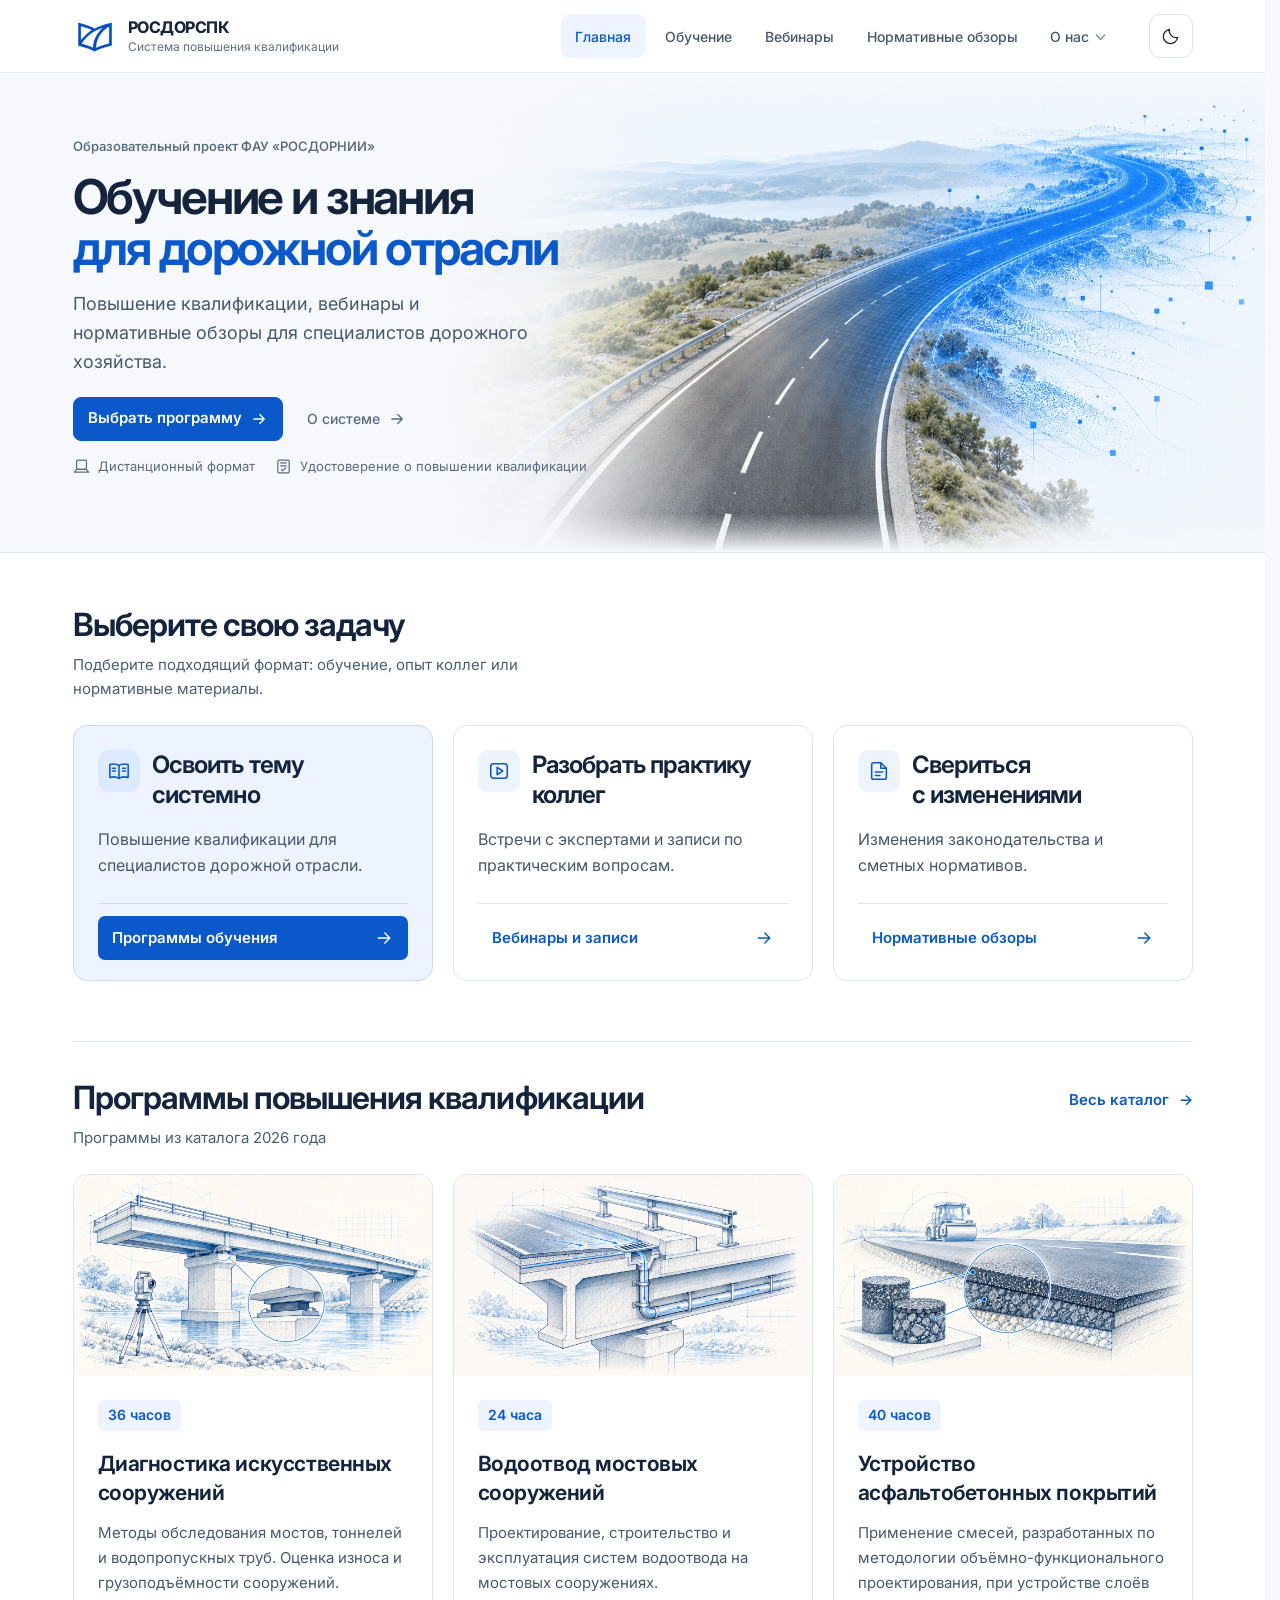
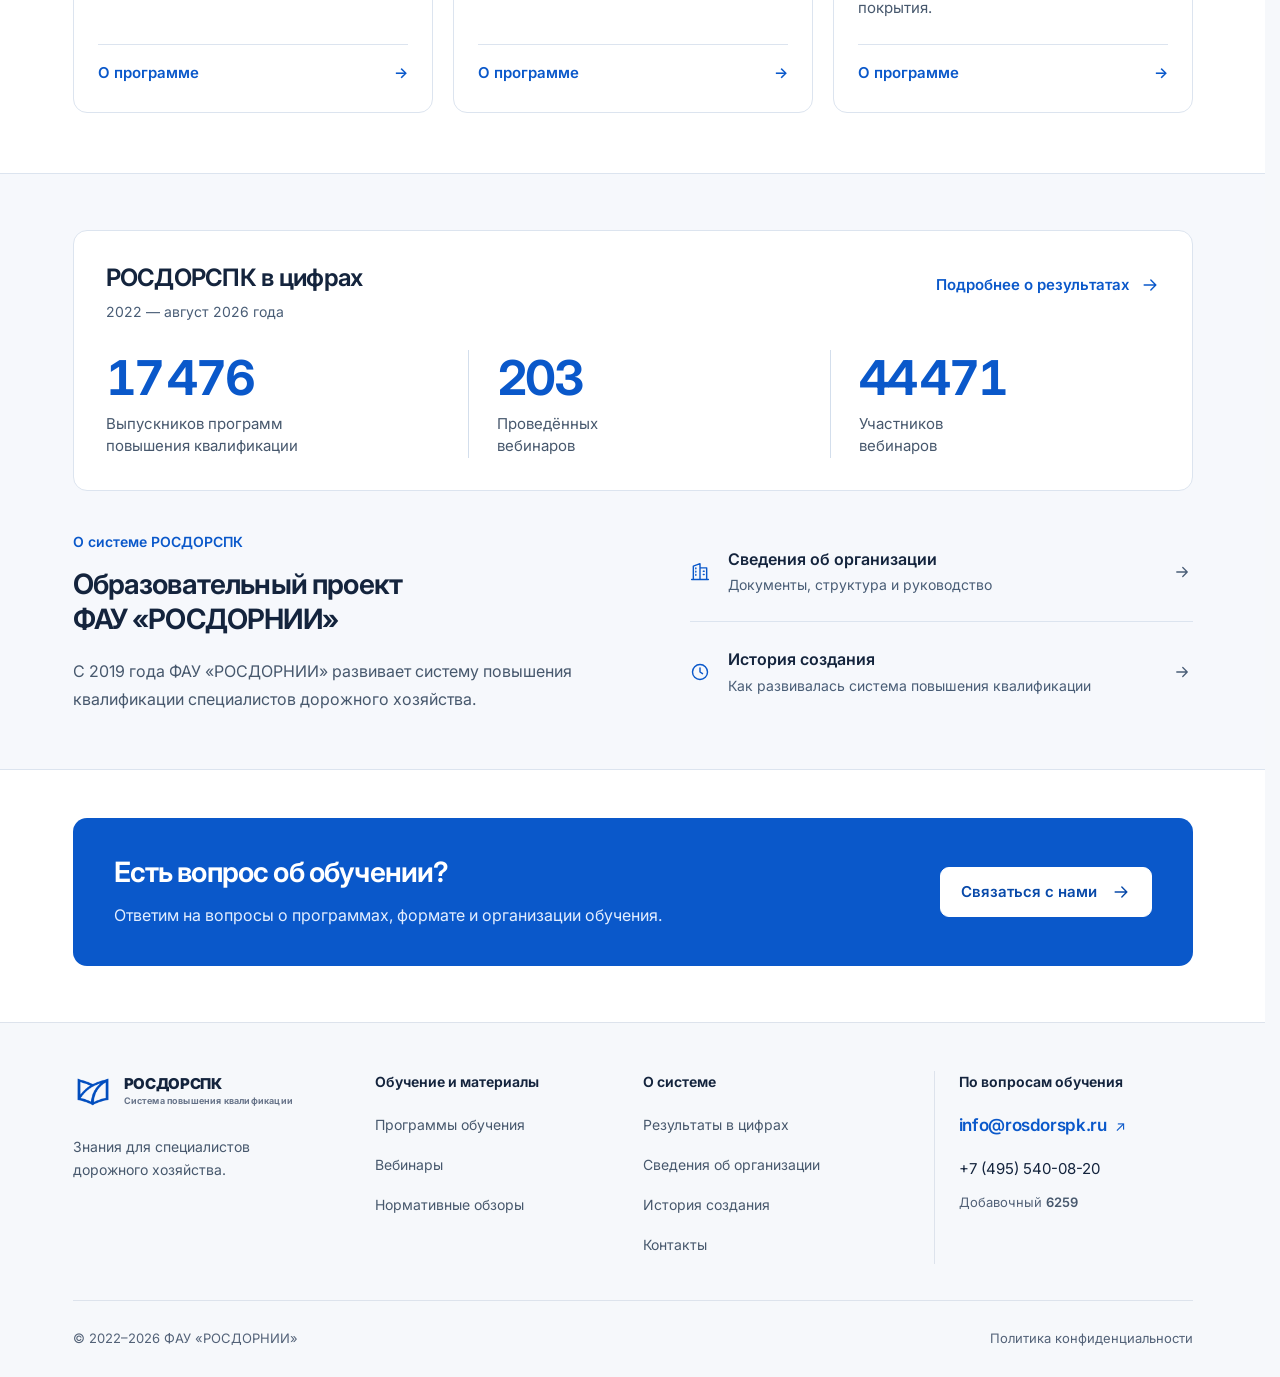
<file: index.html>
<!DOCTYPE html>
<html lang="ru">
<head>
<meta charset="utf-8">
<meta name="viewport" content="width=device-width, initial-scale=1">
<title>РОСДОРСПК — обучение для дорожной отрасли</title>
<meta name="description" content="Система повышения квалификации РОСДОРСПК: программы обучения, открытые вебинары и нормативные обзоры для специалистов дорожного хозяйства. ФАУ «РОСДОРНИИ».">
<script src="site-chrome.js"></script>
<link rel="stylesheet" href="site-chrome.css">
<style>
.home-page {
  --home-ink: var(--site-dark-ink, #14243d);
  --home-text: var(--site-dark-text, #47586d);
  --home-muted: var(--site-dark-muted, #495d76);
  --home-blue: var(--site-dark-link, #0a58ca);
  --home-blue-hover: var(--site-dark-link-hover, #0849a9);
  --home-line: var(--site-dark-line, #dce4ef);
  margin: 0;
  background: var(--site-dark-canvas, #fff);
  color: var(--home-ink);
  font-family: Inter, -apple-system, BlinkMacSystemFont, "Segoe UI", Arial, sans-serif;
  font-size: 16px;
  line-height: 1.6;
  -webkit-font-smoothing: antialiased;
}
.home-page, .home-page *, .home-page *::before, .home-page *::after { box-sizing: border-box; }
.home-page :is(h1,h2,h3,p,ul,dl,dd) { margin: 0; }
.home-page a { color: inherit; text-decoration: none; }
.home-page svg {
  width: 20px; height: 20px; flex: 0 0 auto;
  fill: none; stroke: currentColor; stroke-width: 1.7;
  stroke-linecap: round; stroke-linejoin: round;
}
.home-page :is(a,button):focus-visible { outline: 3px solid var(--site-dark-focus, #79adf1); outline-offset: 4px; }
.home-shell { width: min(1120px, calc(100% - 40px)); margin-inline: auto; }
.home-skip { position: fixed; top: -100px; left: 16px; z-index: 1000; padding: 10px 16px; border-radius: 8px; background: var(--site-dark-action, #0a58ca); color: #fff; font: 14px/1.5 Arial,sans-serif; }
.home-skip:focus { top: 12px; }






.home-programs { padding: 0 0 60px; }
.home-programs__header { display: flex; align-items: flex-start; justify-content: space-between; gap: 20px; margin-bottom: 24px; padding-top: 36px; border-top: 1px solid var(--home-line); }
.home-programs__header .home-section-heading { margin-bottom: 0; }
.home-programs__header > a { flex-shrink: 0; }
.home-program-grid { display: grid; grid-template-columns: repeat(3,minmax(0,1fr)); gap: 20px; }
.home-program { display: flex; min-width: 0; flex-direction: column; padding: 0; overflow: hidden; border: 1px solid var(--home-line); border-radius: 14px; background: var(--site-dark-surface, #fff); transition: border-color .18s ease,box-shadow .18s ease; }
.home-program:hover { border-color: var(--site-dark-line-strong, #98b9e5); box-shadow: 0 8px 24px rgb(20 36 61 / 6%); }
.home-program__media { display: block; flex: 0 0 auto; width: 100%; aspect-ratio: 16 / 9; overflow: hidden; background: var(--site-dark-warm-surface, #faf8f3); }
.home-program__media img { display: block; width: 100%; height: 100%; object-fit: cover; filter: var(--site-dark-cover-image, none); }
.home-program__content { display: flex; flex: 1; min-width: 0; flex-direction: column; padding: 24px; }
.home-program__meta { display: flex; gap: 8px; align-items: center; flex-wrap: wrap; color: var(--home-muted); font-size: 14px; }
.home-program__hours { padding: 4px 10px; border-radius: 6px; background: var(--site-dark-tint, #edf4ff); color: var(--home-blue); font-weight: 600; }
.home-program h3 { margin-top: 18px; font-size: 21px; line-height: 1.4; letter-spacing: -.02em; font-weight: 650; }
.home-program__description { margin: 14px 0 24px !important; color: var(--home-text); font-size: 15px; line-height: 1.65; }
.home-program .home-text-link { justify-content: space-between; width: 100%; margin-top: auto; padding-top: 12px; border-top: 1px solid var(--home-line); }
.home-program:hover .home-text-link { text-decoration: underline; text-underline-offset: 4px; }




.home-page .home-button { display: inline-flex; min-height: 50px; align-items: center; justify-content: center; gap: 14px; padding: 12px 20px; border: 1px solid var(--site-dark-line, #d2ddea); border-radius: 9px; background: var(--site-dark-surface, #fff); color: var(--home-ink); font-size: 15px; font-weight: 600; line-height: 1.5; transition: background-color .18s ease,border-color .18s ease,box-shadow .18s ease; }
.home-page .home-button:hover { border-color: var(--site-dark-line-strong, #a9bdd8); background: var(--site-dark-raised, #edf3fb); }








.home-formats { padding: 52px 0 60px; }
.home-section-heading { display: flex; align-items: flex-start; flex-direction: column; gap: 8px; margin-bottom: 24px; }
.home-page h2 { font-size: 32px; font-weight: 650; line-height: 1.25; letter-spacing: -.03em; text-wrap: balance; }
.home-section-heading > p { max-width: 620px; color: var(--home-muted); font-size: 15px; text-wrap: pretty; }
.home-format-grid { display: grid; grid-template-columns: repeat(3,minmax(0,1fr)); gap: 20px; }
.home-format { display: flex; min-width: 0; flex-direction: column; padding: 24px 24px 20px; border: 1px solid var(--home-line); border-radius: 14px; background: var(--site-dark-surface, #fff); transition: border-color .18s ease,box-shadow .18s ease; }
.home-format:hover, .home-format:focus-within { border-color: var(--site-dark-line-strong, #b4c8e2); box-shadow: 0 8px 24px rgb(20 36 61 / 6%); }
.home-page .home-format:focus-visible { border-color: var(--site-dark-action, var(--home-blue)); outline: 3px solid var(--home-blue); outline-offset: 4px; }
.home-page .home-format:is(:hover,:focus-visible) .home-text-link { color: var(--home-blue-hover); text-decoration: underline; text-underline-offset: 4px; }
.home-format__heading { display: flex; align-items: flex-start; gap: 12px; min-height: 60px; }
.home-format__icon { display: flex; width: 42px; height: 42px; flex: 0 0 42px; align-items: center; justify-content: center; border-radius: 10px; background: var(--site-dark-raised, #eef4fc); color: var(--home-blue); }
.home-format__icon svg { width: 22px; height: 22px; }
.home-format h3 { min-width: 0; font-size: 24px; font-weight: 650; line-height: 1.25; letter-spacing: -.035em; }
.home-format__description { margin: 16px 0 24px !important; color: var(--home-text); font-size: 16px; line-height: 1.65; text-wrap: pretty; }
.home-format__links { margin-top: auto; padding-top: 12px; border-top: 1px solid var(--home-line); }
.home-page .home-text-link { display: inline-flex; min-height: 44px; align-items: center; gap: 10px; color: var(--home-blue); font-size: 15px; font-weight: 600; line-height: 1.5; transition: color .18s ease; }
.home-page .home-text-link:hover { color: var(--home-blue-hover); text-decoration: underline; text-underline-offset: 4px; }
.home-format__links .home-text-link { justify-content: space-between; width: 100%; padding: 10px 14px; }
.home-format--education { border-color: var(--site-dark-line-strong, #c8daf3); background: var(--site-dark-tint, #edf4ff); }
.home-format--education:hover, .home-format--education:focus-within { border-color: var(--site-dark-line-strong, #98b9e5); box-shadow: 0 8px 24px rgb(10 88 202 / 8%); }
.home-format--education .home-format__icon { background: var(--site-dark-tint-strong, #dceaff); }
.home-format--education .home-format__links { border-color: var(--site-dark-line, #cdddf2); }
.home-page .home-format__cta { border-radius: 7px; background: var(--site-dark-action, var(--home-blue)); color: #fff; }
.home-page .home-format__cta:hover { background: var(--site-dark-action-hover, var(--home-blue-hover)); color: #fff; text-decoration: none; }
.home-page .home-format--education:is(:hover,:focus-visible) .home-format__cta { background: var(--site-dark-action-hover, var(--home-blue-hover)); color: #fff; text-decoration: none; }
.home-about { padding: 56px 0; border-top: 1px solid var(--home-line); border-bottom: 1px solid var(--home-line); background: var(--site-dark-surface-soft, #f6f8fc); }
.home-about__layout { display: grid; grid-template-columns: 1.1fr 1fr; align-items: start; gap: 40px 64px; }
.home-page .home-about__intro h2 { font-size: 28px; }
.home-about__eyebrow { margin-bottom: 14px !important; color: var(--home-blue); font-size: 14px; font-weight: 600; }
.home-about__description { max-width: 500px; margin-top: 20px !important; color: var(--home-text); font-size: 16px; line-height: 1.75; }
.home-about__links { display: grid; min-width: 0; align-self: center; }
.home-about__link { display: grid; grid-template-columns: 24px minmax(0,1fr) 20px; align-items: center; gap: 14px; min-height: 84px; padding: 16px 0; border-bottom: 1px solid var(--home-line); transition: color .18s ease; }
.home-about__link:first-child { padding-top: 0; }
.home-about__link:last-child { padding-bottom: 0; border-bottom: 0; }
.home-about__link > svg:first-child { color: var(--home-blue); }
.home-about__link > svg:last-child { width: 18px; height: 18px; color: var(--home-muted); }
.home-about__link strong { display: block; font-size: 16px; font-weight: 600; line-height: 1.4; }
.home-about__link small { display: block; margin-top: 4px; color: var(--home-muted); font-size: 14px; line-height: 1.5; }
.home-page .home-about__link:hover { color: var(--home-blue); }
.home-impact { display: grid; grid-column: 1 / -1; grid-template-columns: minmax(0,1fr) auto; gap: 0 24px; padding: 32px; border: 1px solid var(--home-line); border-radius: 14px; background: var(--site-dark-surface, #fff); }
.home-impact__heading { display: flex; grid-column: 1; grid-row: 1; flex-direction: column; align-items: flex-start; gap: 8px; }
.home-page .home-impact__heading h2 { font-size: 24px; font-weight: 650; line-height: 1.25; }
.home-impact__heading p { color: var(--home-muted); font-size: 14px; }
.home-page .home-impact__more { display: inline-flex; grid-column: 2; grid-row: 1; align-self: start; justify-self: end; align-items: center; gap: 10px; min-height: 44px; padding: 8px 0; color: var(--home-blue); font-size: 15px; font-weight: 600; line-height: 1.5; }
.home-page .home-impact__more:hover { color: var(--home-blue-hover); text-decoration: underline; text-underline-offset: 4px; }
.home-impact__grid { display: grid; grid-column: 1 / -1; grid-row: 2; grid-template-columns: repeat(3,minmax(0,1fr)); gap: 32px; margin-top: 26px !important; }
.home-impact__grid > div { display: flex; flex-direction: column; align-items: flex-start; padding-left: 28px; border-left: 1px solid var(--site-dark-line, #d3deec); }
.home-impact__grid > div:first-child { padding-left: 0; border-left: 0; }
.home-impact dt { color: var(--home-text); font-size: 15px; line-height: 1.5; }
.home-impact dd { order: -1; margin-bottom: 8px; color: var(--home-blue); font-size: 48px; font-weight: 700; line-height: 1.15; letter-spacing: -.045em; font-variant-numeric: tabular-nums; }
.home-contact { padding: 48px 0 56px; }
.home-contact__inner { position: relative; overflow: hidden; display: flex; justify-content: space-between; align-items: center; gap: 24px 40px; padding: 36px 40px; border: 1px solid var(--site-dark-line, transparent); border-radius: 14px; background: var(--site-dark-tint, var(--home-blue)); color: var(--site-dark-ink, #fff); }
.home-contact__inner > div { max-width: 670px; }
.home-contact h2 { font-size: 28px; }
.home-contact p { margin-top: 12px; color: var(--site-dark-text, #e3eeff); font-size: 16px; line-height: 1.65; }
.home-contact .home-button { flex: 0 0 auto; border-color: var(--site-dark-line-strong, #fff); background: var(--site-dark-action, #fff); color: var(--home-blue-hover); }
.home-contact .home-button:hover { background: var(--site-dark-action-hover, #edf3fb); }
@media screen {
  :root[data-site-theme="dark"] .home-contact .home-button { color: #fff; }
}
/* Improve footer readability only on the home page. */
.home-site > .edu2-chrome-footer h2 { font-size: 14px; }
.home-site > .edu2-chrome-footer .edu2-chrome-footer__column a { min-height: 38px; font-size: 14px; color: var(--site-dark-text, #47586d); }
.home-site > .edu2-chrome-footer .edu2-chrome-footer__column a:hover { color: var(--site-dark-link, #0a58ca); }
.home-site > .edu2-chrome-footer .edu2-chrome-footer__contact p,
.home-site > .edu2-chrome-footer .edu2-chrome-footer__bottom { color: var(--site-dark-text, #536278); font-size: 13px; }
@media(max-width:1080px) {
  
  .home-format-grid { gap: 16px; }
  .home-format { padding: 24px 20px 18px; }
  .home-format h3 { font-size: 22px; }
  .home-format__links .home-text-link { gap: 8px; padding-inline: 8px; }
  .home-about__layout { gap: 32px; }
  .home-contact__inner { padding: 32px; }
}

@media(max-width:800px) {
  .home-program-grid { grid-template-columns: minmax(0,1fr); }
  .home-programs__header { flex-direction: column; gap: 12px; }
  
  .home-format-grid { grid-template-columns: minmax(0,1fr); }
  .home-format { padding: 24px; }
  .home-format__heading { min-height: 48px; }
  .home-format h3 { font-size: 24px; }
  .home-format__description { margin: 16px 0 24px !important; }
  .home-about__layout { grid-template-columns: minmax(0,1fr); gap: 28px; }
  .home-about__description { max-width: 650px; }
  .home-impact { grid-template-columns: minmax(0,1fr); }
  .home-page .home-impact__more { grid-column: 1; grid-row: 3; justify-self: start; width: 100%; margin-top: 20px; padding: 16px 0 0; border-top: 1px solid var(--home-line); }
  .home-impact__grid { gap: 20px; }
  .home-impact__grid > div { padding-left: 20px; }
  .home-impact dd { font-size: 40px; }
  .home-impact dt { font-size: 14px; }
  .home-section-heading { align-items: flex-start; flex-direction: column; gap: 8px; }
  .home-section-heading > p { max-width: none; }
  .home-contact__inner { align-items: flex-start; flex-direction: column; gap: 24px; }
}
@media(max-width:560px) {
  .home-programs { padding-bottom: 40px; }
  .home-programs__header { padding-top: 28px; margin-bottom: 12px; }
  .home-program__content { padding: 22px; }
  .home-shell { width: calc(100% - 36px); }
  
  
  
  
  
  .home-page .home-button { padding-inline: 16px; font-size: 14px; }
  
  .home-formats { padding: 36px 0 40px; }
  .home-page h2 { font-size: 27px; text-wrap: initial; }
  .home-section-heading { margin-bottom: 22px; }
  .home-format { padding: 20px; }
  .home-format__heading { min-height: 40px; }
  .home-format__description { margin: 12px 0 16px !important; line-height: 1.6; }
  .home-format__icon { width: 40px; height: 40px; flex-basis: 40px; }
  .home-format h3 { font-size: 22px; }
  .home-format__links { padding-top: 8px; }
  .home-about { padding: 36px 0; }
  .home-page .home-about__intro h2 { font-size: 26px; }
  .home-about__description { margin-top: 16px !important; }
  .home-about__link { gap: 12px; }
  .home-impact { padding: 24px 20px; }
  .home-impact__grid { grid-template-columns: minmax(0,1fr); gap: 0; margin-top: 12px !important; }
  .home-impact__grid > div { display: grid; grid-template-columns: minmax(0,1fr) auto; align-items: center; gap: 16px; padding: 20px 0; border-left: 0; border-bottom: 1px solid var(--site-dark-line, #d3deec); }
  .home-impact__grid > div:last-child { padding-bottom: 0; border-bottom: 0; }
  .home-impact dd { order: initial; margin: 0; font-size: clamp(30px,8vw,38px); white-space: nowrap; }
  .home-impact dt { font-size: 14px; }
  .home-contact { padding: 32px 0 40px; }
  .home-contact__inner { padding: 28px 24px; }
  .home-contact .home-button { width: 100%; }
  .home-contact h2 { font-size: 26px; }
  .home-contact p { font-size: 15px; }
  .home-site > .edu2-chrome-footer .edu2-chrome-footer__column a { min-height: 44px; }
}
@media(max-width:360px) {
  
  
  .home-format { padding: 20px 18px; }
  .home-format h3 { font-size: 21px; }
  .home-impact__grid > div { gap: 10px; }
  .home-impact dt { font-size: 13px; }
  .home-contact__inner { padding: 26px 20px; }
}
@media(prefers-reduced-motion:reduce) {
  .home-page *, .home-page *::before, .home-page *::after { transition: none !important; animation: none !important; }
}

/* Shared panoramic intro: keep this block identical on all five pages. */
.panorama {
  --panorama-bg: var(--site-dark-panorama, #f6f8fb);
  --panorama-ink: var(--site-dark-ink, #14243d);
  --panorama-text: var(--site-dark-text, #47586d);
  --panorama-muted: var(--site-dark-muted, #596a7f);
  --panorama-blue: var(--site-dark-link, #0a58ca);
  --panorama-image: var(--panorama-light-image);
  --panorama-image-position: 100% 15%;
  position: relative;
  isolation: isolate;
  display: grid;
  align-items: start;
  min-height: 480px;
  padding: 64px 0 32px;
  overflow: hidden;
  border-bottom: 1px solid var(--site-dark-line, #e1e7ef);
  background: var(--panorama-bg);
  color: var(--panorama-ink);
  font: 16px/1.6 Inter, -apple-system, BlinkMacSystemFont, "Segoe UI", Arial, sans-serif;
  scroll-margin-top: 76px;
}
.panorama, .panorama *, .panorama::before, .panorama::after,
.panorama *::before, .panorama *::after { box-sizing: border-box; }
.panorama::after {
  position: absolute;
  z-index: 1;
  inset: 0;
  background: var(--site-dark-panorama-fade, linear-gradient(90deg,var(--panorama-bg) 0%,var(--panorama-bg) 35%,rgba(246,248,251,.9) 43%,transparent 56%));
  pointer-events: none;
  content: "";
}
.panorama .panorama__layout {
  position: relative;
  z-index: 2;
  display: block;
  width: min(1120px,calc(100% - 40px));
  margin: 0 auto;
}
.panorama .panorama__content { width: min(560px,52%); min-width: 0; margin: 0; padding: 0; }
.panorama .panorama__eyebrow { margin: 0 0 14px; color: var(--panorama-muted); font-size: 13px; font-weight: 550; line-height: 1.5; }
.panorama .panorama__title { max-width: none; margin: 0; color: var(--panorama-ink); font-size: clamp(40px,4vw,48px); font-weight: 650; line-height: 1.08; letter-spacing: -.045em; text-wrap: initial; }
.panorama .panorama__title :is(span,em) { color: var(--panorama-blue); font-style: normal; }
/* Reserve three description lines on desktop to align the primary links. */
.panorama .panorama__lead { max-width: 460px; min-height: 4.8em; margin: 16px 0 0; color: var(--panorama-text); font-size: 18px; line-height: 1.6; }
.panorama .panorama__actions { display: flex; align-items: center; flex-wrap: wrap; gap: 8px 24px; margin: 20px 0 0; }
.panorama .panorama__link { display: inline-flex; flex: 0 0 auto; align-items: center; gap: 8px; min-height: 44px; margin: 0; padding: 4px 0; color: var(--panorama-blue); font-size: 15px; font-weight: 600; line-height: 1.5; text-decoration: none; }
.panorama .panorama__link--secondary { color: var(--panorama-muted); font-size: 14px; font-weight: 500; }
.panorama .panorama__link:hover { color: var(--site-dark-link-hover, #0849a9); text-decoration: underline; text-underline-offset: 4px; }
.panorama .panorama__link:focus-visible { border-radius: 4px; outline: 3px solid var(--site-dark-focus, #79adf1); outline-offset: 4px; }
.panorama .panorama__link > :is(span,svg) { flex: 0 0 auto; width: 18px; height: 18px; font-size: 18px; line-height: 1; }
.panorama .panorama__facts { display: flex; flex-wrap: wrap; gap: 8px 20px; margin: 16px 0 0; padding: 0; list-style: none; color: var(--panorama-muted); font-size: 13px; line-height: 1.5; }
.panorama .panorama__facts li { display: inline-flex; align-items: flex-start; gap: 8px; }
.panorama .panorama__facts svg { flex: 0 0 auto; width: 17px; height: 17px; margin-top: 1px; }
.panorama .panorama__stats { display: grid; grid-template-columns: repeat(3,max-content); gap: 24px; min-height: 56px; max-width: 100%; margin: 16px 0 0; }
.panorama .panorama__stats .stat-card { display: flex; flex-direction: column; align-items: flex-start; gap: 4px; min-width: 0; }
.panorama .panorama__stats .stat-number { color: var(--panorama-ink); font-size: 28px; font-weight: 650; line-height: 1.15; letter-spacing: -.035em; font-variant-numeric: tabular-nums; }
.panorama .panorama__stats .stat-label { color: var(--panorama-muted); font-size: 13px; line-height: 1.5; white-space: nowrap; }
.panorama .panorama__stats.is-loading .stat-card { gap: 4px; }
.panorama .panorama__visual { position: absolute; z-index: 0; inset: 0 0 0 auto; width: 100%; margin: 0; overflow: hidden; background: var(--panorama-image) var(--panorama-image-position) / cover no-repeat; }
.panorama .panorama__visual::after { position: absolute; inset: 0; background: var(--site-dark-panorama-overlay, linear-gradient(180deg,var(--panorama-bg),transparent 10%,transparent 92%,var(--panorama-bg))); pointer-events: none; content: ""; }
@media screen {
  :root[data-site-theme="dark"] .panorama {
    --panorama-image: var(--panorama-dark-image, var(--panorama-light-image));
  }
}
/* Adjust the crop where the foreground needs more room. */
.panorama--education { --panorama-image-position: 100% 65%; }
@media (max-width:960px) {
  .panorama { display: block; min-height: 0; padding: 32px 0 0; }
  .panorama::after { display: none; }
  .panorama .panorama__layout { width: calc(100% - 36px); }
  .panorama .panorama__content { width: 100%; max-width: 650px; }
  .panorama .panorama__lead { min-height: 0; }
  .panorama .panorama__title { font-size: 44px; }
  .panorama .panorama__visual { position: relative; inset: auto; width: 100%; height: clamp(240px,38vw,340px); margin-top: 20px; }
}
@media (max-width:620px) {
  .panorama { padding-top: 20px; }
  .panorama .panorama__layout { width: calc(100% - 28px); }
  .panorama .panorama__eyebrow { margin-bottom: 10px; }
  .panorama .panorama__title { font-size: clamp(30px,8vw,36px); line-height: 1.08; letter-spacing: -.04em; }
  .panorama .panorama__lead { margin-top: 12px; font-size: 17px; line-height: 1.5; }
  .panorama .panorama__actions { gap: 0 20px; margin-top: 8px; }
  .panorama .panorama__visual { height: clamp(176px,50vw,220px); margin-top: -8px; }
  .panorama .panorama__facts { flex-direction: column; gap: 8px; margin-top: 12px; }
  .panorama .panorama__stats { grid-template-columns: repeat(3,minmax(0,1fr)); gap: 12px; min-height: 50px; margin-top: 12px; }
  .panorama .panorama__stats .stat-number { font-size: 24px; }
}
@media (max-width:360px) {
  .panorama .panorama__actions { gap: 0 16px; }
  .panorama .panorama__link { font-size: 14px; }
  .panorama .panorama__link--secondary { font-size: 13px; }
}
/* End shared panoramic intro. */

.home-hero {
  --panorama-light-image: url("assets/hero-digital-road-v5.jpg");
  --panorama-dark-image: url("assets/hero-digital-road-v5-dark.jpg");
}

@media screen {
  .home-hero .panorama__link.home-hero__primary {
    padding: 4px 14px;
    border: 1px solid var(--site-dark-action, var(--home-blue));
    border-radius: 8px;
    background: var(--site-dark-action, var(--home-blue));
    color: #fff;
    transition: background-color .18s ease, border-color .18s ease;
  }

  .home-hero .panorama__link.home-hero__primary:hover {
    border-color: var(--site-dark-action-hover, var(--home-blue-hover));
    background: var(--site-dark-action-hover, var(--home-blue-hover));
    text-decoration: none;
  }
}

@media screen and (width > 960px) {
  :root[data-site-theme="dark"] .home-hero {
    --home-hero-facts-fade: rgb(17 28 43 / 60%);
  }

  .home-hero::before {
    position: absolute;
    z-index: 1;
    inset: 0;
    background: radial-gradient(ellipse 60% 42% at 0 82%, var(--home-hero-facts-fade, rgb(246 248 251 / 60%)) 55%, transparent);
    pointer-events: none;
    content: "";
  }
}
</style>
<link rel="icon" type="image/x-icon" sizes="16x16 32x32 48x48 256x256" href="assets/brand/favicon-v4.ico">
<link rel="icon" type="image/png" sizes="32x32" href="assets/brand/favicon-v4-32.png">
</head>
<body class="home-site">
<a class="home-skip" href="#home-main">Перейти к содержимому</a>
<header class="edu2-chrome edu2-chrome-header">
    <div class="edu2-chrome-container edu2-chrome-header__inner">
      <a class="edu2-chrome-brand" href="index.html" aria-label="РОСДОРСПК — главная">
        <span class="edu2-chrome-brand__mark" aria-hidden="true"><img src="assets/brand/rosdorspk-mark-v4.png" width="256" height="256" alt="" decoding="async"></span>
        <span class="edu2-chrome-brand__text"><strong>РОСДОРСПК</strong><small>Система повышения квалификации</small></span>
      </a>
      <nav class="edu2-chrome-nav" aria-label="Основная навигация">
        <a class="is-active" href="index.html" aria-current="page">Главная</a>
        <a href="education.html">Обучение</a>
        <a href="webinars.html">Вебинары</a>
        <a href="regulations.html">Нормативные обзоры</a>
      <div class="edu2-chrome-about" data-edu2-chrome-about>
        <button class="edu2-chrome-about__trigger" type="button" aria-controls="edu2-chrome-about-menu" aria-expanded="false" data-edu2-chrome-about-trigger>О&nbsp;нас <span class="edu2-chrome-about__chevron" aria-hidden="true">⌄</span>
        </button>
        <div class="edu2-chrome-about__menu" id="edu2-chrome-about-menu" aria-hidden="true" inert data-edu2-chrome-about-menu>
          <a class="edu2-chrome-about__item" data-about-icon="results" href="results.html"><strong>Результаты в цифрах</strong><small>Масштаб, география и аудитория</small></a>
          <a class="edu2-chrome-about__item" data-about-icon="organization" href="organization.html"><strong>Сведения об организации</strong><small>Документы, структура и руководство</small></a>
          <a class="edu2-chrome-about__item" data-about-icon="contacts" href="contacts.html"><strong>Контакты</strong><small>Телефон, почта и адрес</small></a>
          <a class="edu2-chrome-about__item" data-about-icon="history" href="history.html"><strong>История создания</strong><small>Этапы развития системы</small></a>
        </div>
      </div>
      </nav>
      <button class="edu2-chrome-theme" type="button" aria-label="Переключить тему" disabled><span class="edu2-chrome-theme__icon" aria-hidden="true"></span></button>
      <button class="edu2-chrome-menu-button" type="button" aria-expanded="false" aria-controls="edu2-chrome-mobile-menu" aria-label="Открыть меню" data-edu2-chrome-menu-button>
        <span></span><span></span><span></span>
      </button>
    </div>
    <nav class="edu2-chrome-mobile-menu" id="edu2-chrome-mobile-menu" aria-label="Мобильная навигация" aria-hidden="true" inert>
      <a class="is-active" href="index.html" aria-current="page">Главная</a>
      <a href="education.html">Обучение</a>
      <a href="webinars.html">Вебинары</a>
      <a href="regulations.html">Нормативные обзоры</a>
    <div class="edu2-chrome-mobile-about" data-edu2-chrome-mobile-about>
      <button class="edu2-chrome-mobile-about__toggle" type="button" aria-expanded="false" aria-controls="edu2-chrome-about-mobile-menu" data-edu2-chrome-mobile-about-toggle>
        О&nbsp;нас <span aria-hidden="true">⌄</span>
      </button>
      <div class="edu2-chrome-mobile-about__menu" id="edu2-chrome-about-mobile-menu" aria-hidden="true" inert data-edu2-chrome-mobile-about-menu>
        <div class="edu2-chrome-mobile-about__inner">
        <a data-about-icon="results" href="results.html">Результаты в цифрах</a>
        <a data-about-icon="organization" href="organization.html">Сведения об организации</a>
        <a data-about-icon="contacts" href="contacts.html">Контакты</a>
        <a data-about-icon="history" href="history.html">История создания</a>
              </div>
      </div>
    </div>
    </nav>
  </header>

<main class="home-page" id="home-main" data-site-back-top>
  <section class="home-hero panorama" aria-labelledby="home-title">
    <div class="home-shell home-hero__layout panorama__layout">
      <div class="home-hero__content panorama__content">
      <p class="home-hero__eyebrow panorama__eyebrow">Образовательный проект ФАУ «РОСДОРНИИ»</p>
      <h1 class="panorama__title" id="home-title">Обучение и знания<br><span>для дорожной отрасли</span></h1>
      <p class="home-hero__lead panorama__lead">Повышение квалификации, вебинары и нормативные обзоры для специалистов дорожного хозяйства.</p>
      <div class="home-actions panorama__actions">
        <a class="home-hero__primary home-text-link panorama__link" href="education.html">Выбрать программу <svg viewBox="0 0 24 24" aria-hidden="true" focusable="false"><path d="M5 12h14M13 6l6 6-6 6"/></svg></a>
        <a class="home-hero__about panorama__link panorama__link--secondary" href="results.html">О системе <svg viewBox="0 0 24 24" aria-hidden="true" focusable="false"><path d="M5 12h14M13 6l6 6-6 6"/></svg></a>
      </div>
      <ul class="home-hero__facts panorama__facts" aria-label="Формат обучения">
        <li><svg viewBox="0 0 24 24" aria-hidden="true" focusable="false"><rect x="5" y="3" width="14" height="13" rx="2"/><path d="M2 20h20l-3-4H5Z"/></svg>Дистанционный формат</li>
        <li><svg viewBox="0 0 24 24" aria-hidden="true" focusable="false"><rect x="4" y="3" width="16" height="18" rx="2"/><path d="M8 7h8M8 11h8m-7 5 2 2 4-4"/></svg>Удостоверение о повышении квалификации</li>
      </ul>
      </div>
    </div>
    <div class="panorama__visual" aria-hidden="true"></div>
  </section>

  <section class="home-formats" aria-labelledby="home-formats-title">
    <div class="home-shell">
      <div class="home-section-heading">
        <h2 id="home-formats-title">Выберите свою задачу</h2>
        <p>Подберите подходящий формат: обучение, опыт коллег или нормативные материалы.</p>
      </div>
      <div class="home-format-grid">
        <a class="home-format home-format--education" href="education.html" aria-labelledby="home-education-title home-education-link">
          <div class="home-format__heading">
          <div class="home-format__icon"><svg viewBox="0 0 24 24" aria-hidden="true" focusable="false"><path d="M12 6c-3-2-6-2-10-1v14c4-1 7-1 10 1 3-2 6-2 10-1V5c-4-1-7-1-10 1Z"/><path d="M12 6v14M5 9h3M5 12h3M16 9h3M16 12h3"/></svg></div>
          <h3 id="home-education-title">Освоить тему системно</h3>
          </div>
          <p class="home-format__description">Повышение квалификации для специалистов дорожной отрасли.</p>
          <div class="home-format__links">
            <span class="home-text-link home-format__cta" id="home-education-link">Программы обучения <svg viewBox="0 0 24 24" aria-hidden="true" focusable="false"><path d="M5 12h14M13 6l6 6-6 6"/></svg></span>
          </div>
        </a>

        <a class="home-format" href="webinars.html" aria-labelledby="home-webinars-title home-webinars-link">
          <div class="home-format__heading">
          <div class="home-format__icon"><svg viewBox="0 0 24 24" aria-hidden="true" focusable="false"><rect x="3" y="4" width="18" height="16" rx="3"/><path d="m10 8 6 4-6 4Z"/></svg></div>
          <h3 id="home-webinars-title">Разобрать практику коллег</h3>
          </div>
          <p class="home-format__description">Встречи с экспертами и записи по практическим вопросам.</p>
          <div class="home-format__links">
            <span class="home-text-link" id="home-webinars-link">Вебинары и записи <svg viewBox="0 0 24 24" aria-hidden="true" focusable="false"><path d="M5 12h14M13 6l6 6-6 6"/></svg></span>
          </div>
        </a>

        <a class="home-format" href="regulations.html" aria-labelledby="home-reviews-title home-reviews-link">
          <div class="home-format__heading">
          <div class="home-format__icon"><svg viewBox="0 0 24 24" aria-hidden="true" focusable="false"><path d="M14 3H6a2 2 0 0 0-2 2v14a2 2 0 0 0 2 2h12a2 2 0 0 0 2-2V9Z"/><path d="M14 3v6h6M8 13h8M8 17h5"/></svg></div>
          <h3 id="home-reviews-title">Свериться с&nbsp;изменениями</h3>
          </div>
          <p class="home-format__description">Изменения законодательства и сметных нормативов.</p>
          <div class="home-format__links">
            <span class="home-text-link" id="home-reviews-link">Нормативные обзоры <svg viewBox="0 0 24 24" aria-hidden="true" focusable="false"><path d="M5 12h14M13 6l6 6-6 6"/></svg></span>
          </div>
        </a>
      </div>
    </div>
  </section>

  <section class="home-programs" aria-labelledby="home-programs-title">
    <div class="home-shell">
      <div class="home-programs__header">
        <div class="home-section-heading">
          <h2 id="home-programs-title">Программы повышения квалификации</h2>
          <p>Программы из каталога 2026 года</p>
        </div>
        <a class="home-text-link" href="education.html">Весь каталог <span aria-hidden="true">→</span></a>
      </div>
      <!-- Подборка проверена по API каталога 28.10.2026. При смене учебного года обновить. -->
      <div class="home-program-grid">
        <a class="home-program" href="education.html?program=448775247832" aria-labelledby="home-program-diagnostics">
          <div class="home-program__media" aria-hidden="true"><img src="assets/education/448775247832-bridge-diagnostics-v2.webp" width="1280" height="720" alt="" loading="lazy" decoding="async"></div>
          <div class="home-program__content">
            <div class="home-program__meta"><span class="home-program__hours">36 часов</span></div>
            <h3 id="home-program-diagnostics">Диагностика искусственных сооружений</h3>
            <p class="home-program__description">Методы обследования мостов, тоннелей и водопропускных труб. Оценка износа и грузоподъёмности сооружений.</p>
            <span class="home-text-link">О программе <span aria-hidden="true">→</span></span>
          </div>
        </a>
        <a class="home-program" href="education.html?program=526811941332" aria-labelledby="home-program-drainage">
          <div class="home-program__media" aria-hidden="true"><img src="assets/education/526811941332-bridge-drainage-v2.webp" width="1280" height="720" alt="" loading="lazy" decoding="async"></div>
          <div class="home-program__content">
            <div class="home-program__meta"><span class="home-program__hours">24 часа</span></div>
            <h3 id="home-program-drainage">Водоотвод мостовых сооружений</h3>
            <p class="home-program__description">Проектирование, строительство и эксплуатация систем водоотвода на мостовых сооружениях.</p>
            <span class="home-text-link">О программе <span aria-hidden="true">→</span></span>
          </div>
        </a>
        <a class="home-program" href="education.html?program=120173290422" aria-labelledby="home-program-asphalt">
          <div class="home-program__media" aria-hidden="true"><img src="assets/education/120173290422-asphalt-layers-v2.webp" width="1280" height="720" alt="" loading="lazy" decoding="async"></div>
          <div class="home-program__content">
            <div class="home-program__meta"><span class="home-program__hours">40 часов</span></div>
            <h3 id="home-program-asphalt">Устройство асфальтобетонных покрытий</h3>
            <p class="home-program__description">Применение смесей, разработанных по методологии объёмно-функционального проектирования, при устройстве слоёв покрытия.</p>
            <span class="home-text-link">О программе <span aria-hidden="true">→</span></span>
          </div>
        </a>
      </div>
    </div>
  </section>

  <section class="home-about" aria-labelledby="home-about-title">
    <div class="home-shell home-about__layout">
      <div class="home-impact">
        <div class="home-impact__heading"><h2>РОСДОРСПК в цифрах</h2><p>2022 — август 2026 года</p></div>
        <dl class="home-impact__grid">
          <div><dt>Выпускников программ<br>повышения квалификации</dt><dd>17&#8239;476</dd></div>
          <div><dt>Проведённых<br>вебинаров</dt><dd>203</dd></div>
          <div><dt>Участников<br>вебинаров</dt><dd>44&#8239;471</dd></div>
        </dl>
        <a class="home-impact__more" href="results.html">Подробнее о результатах <svg viewBox="0 0 24 24" aria-hidden="true" focusable="false"><path d="M5 12h14M13 6l6 6-6 6"/></svg></a>
      </div>
      <div class="home-about__intro">
        <p class="home-about__eyebrow">О системе РОСДОРСПК</p>
        <h2 id="home-about-title">Образовательный проект<br>ФАУ «РОСДОРНИИ»</h2>
        <p class="home-about__description">С 2019 года ФАУ «РОСДОРНИИ» развивает систему повышения квалификации специалистов дорожного хозяйства.</p>
      </div>
      <nav class="home-about__links" aria-label="Об организации">
        <a class="home-about__link" href="organization.html">
          <svg viewBox="0 0 24 24" aria-hidden="true" focusable="false"><path d="M4 21V5l8-3v19M12 7h8v14M2 21h20M7 7v1M7 11v1M7 15v1M16 11h1M16 15h1"/></svg><span><strong>Сведения об организации</strong><small>Документы, структура и руководство</small></span><svg viewBox="0 0 24 24" aria-hidden="true" focusable="false"><path d="M5 12h14M13 6l6 6-6 6"/></svg>
        </a>
        <a class="home-about__link" href="history.html">
          <svg viewBox="0 0 24 24" aria-hidden="true" focusable="false"><circle cx="12" cy="12" r="9"/><path d="M12 7v5l3 2"/></svg><span><strong>История создания</strong><small>Как развивалась система повышения квалификации</small></span><svg viewBox="0 0 24 24" aria-hidden="true" focusable="false"><path d="M5 12h14M13 6l6 6-6 6"/></svg>
        </a>
      </nav>
    </div>
  </section>

  <section class="home-contact" aria-labelledby="home-contact-title">
    <div class="home-shell home-contact__inner">
      <div>
        <h2 id="home-contact-title">Есть вопрос об обучении?</h2>
        <p>Ответим на вопросы о программах, формате и организации обучения.</p>
      </div>
      <a class="home-button" href="contacts.html">Связаться с нами <svg viewBox="0 0 24 24" aria-hidden="true" focusable="false"><path d="M5 12h14M13 6l6 6-6 6"/></svg></a>
    </div>
  </section>
</main>
<footer class="edu2-chrome edu2-chrome-footer">
  <div class="edu2-chrome-container edu2-chrome-footer__grid">
    <div class="edu2-chrome-footer__brand">
      <a class="edu2-chrome-brand edu2-chrome-brand--footer" href="index.html" aria-label="РОСДОРСПК — главная">
        <span class="edu2-chrome-brand__mark" aria-hidden="true"><img src="assets/brand/rosdorspk-mark-v4.png" width="256" height="256" alt="" decoding="async"></span>
        <span class="edu2-chrome-brand__text"><strong>РОСДОРСПК</strong><small>Система повышения квалификации</small></span>
      </a>
      <p>Знания для специалистов <br>дорожного хозяйства.</p>
    </div>
    <nav class="edu2-chrome-footer__column" aria-label="Обучение и материалы">
      <h2>Обучение и материалы</h2>
      <a href="education.html">Программы обучения</a>
      <a href="webinars.html">Вебинары</a>
      <a href="regulations.html">Нормативные обзоры</a>
    </nav>
    <nav class="edu2-chrome-footer__column" aria-label="О системе">
      <h2>О системе</h2>
      <a href="results.html">Результаты в цифрах</a>
      <a href="organization.html">Сведения об организации</a>
      <a href="history.html">История создания</a>
      <a href="contacts.html">Контакты</a>
    </nav>
    <div class="edu2-chrome-footer__contact">
      <h2>По вопросам обучения</h2>
      <a class="edu2-chrome-footer__email" href="mailto:info@rosdorspk.ru">info@rosdorspk.ru <span aria-hidden="true">↗</span></a>
      <a class="edu2-chrome-footer__phone" href="tel:+74955400820">+7 (495) 540-08-20</a>
      <p>Добавочный <strong>6259</strong></p>
    </div>
  </div>
  <div class="edu2-chrome-container edu2-chrome-footer__bottom">
    <span>© 2022&#8288;–&#8288;2026 ФАУ «РОСДОРНИИ»</span>
    <a class="edu2-chrome-footer__policy" href="policy.html#top">Политика конфиденциальности</a>
  </div>
</footer>
</body>
</html>
</file>
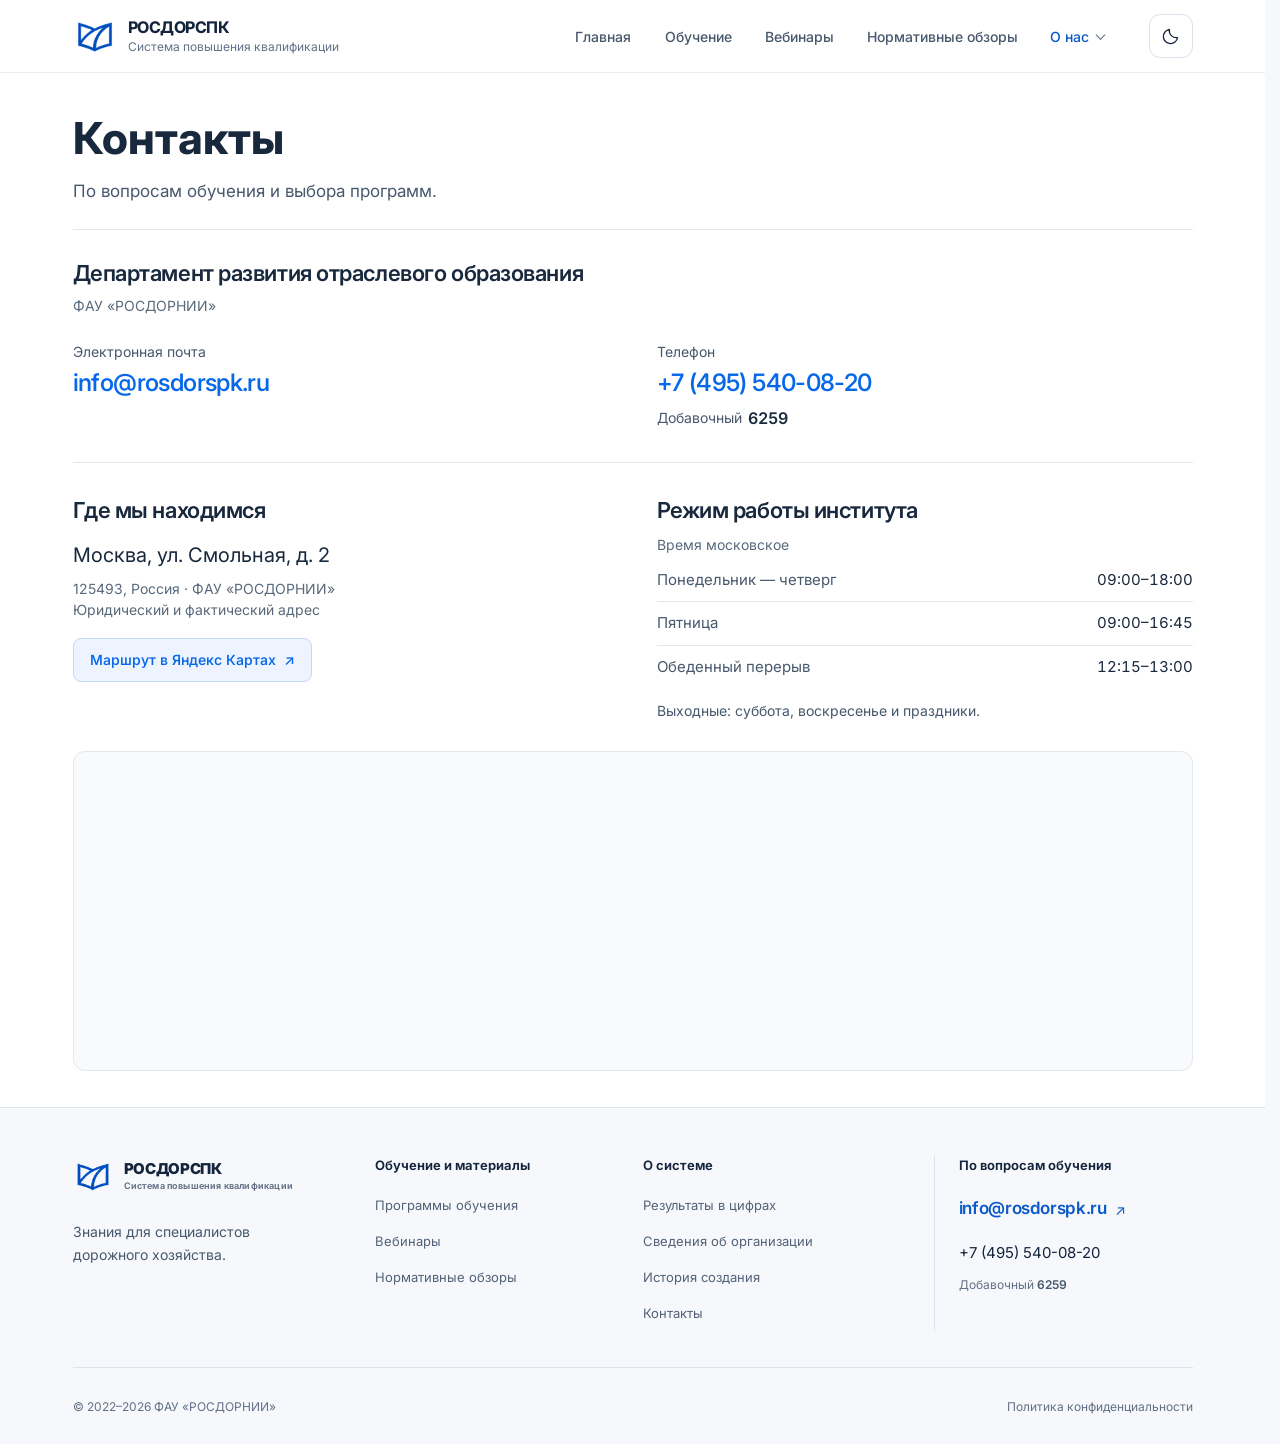
<file: contacts.html>
<!DOCTYPE html>
<html lang="ru">
<head>
<meta charset="utf-8">
<meta name="viewport" content="width=device-width, initial-scale=1">
<title>Контакты — РОСДОРСПК</title>
<meta name="description" content="Контакты РОСДОРСПК: телефон и электронная почта образовательного подразделения, адрес ФАУ РОСДОРНИИ и режим работы.">
<script src="site-chrome.js"></script>
<link rel="stylesheet" href="site-chrome.css">
<style>
html{scroll-behavior:smooth}
body{margin:0;background:var(--site-dark-canvas, #fff);color:var(--site-dark-ink, #18283d)}
.contact-page{font-family:Inter,-apple-system,BlinkMacSystemFont,"Segoe UI",Arial,sans-serif;-webkit-font-smoothing:antialiased}
.contact-page,.contact-page *{box-sizing:border-box}
.contact-shell{width:min(1120px,calc(100% - 40px));margin-inline:auto}
.contact-page a{color:var(--site-dark-link, #0869e8);text-underline-offset:4px}
.contact-page :is(a,button):focus-visible{outline:3px solid var(--site-dark-focus, #79adf1);outline-offset:4px;border-radius:5px}
.contact-skip{position:fixed;left:16px;top:-100px;z-index:1000;background:var(--site-dark-action, #0869e8);color:#fff;padding:12px 16px;border-radius:8px}
.contact-skip:focus{top:16px}
.contact-hero{padding:40px 0 24px}
.contact-hero h1{font-size:44px;line-height:1.15;margin:0;font-weight:750}
.contact-lead{max-width:620px;margin:14px 0 0;font-size:17px;line-height:1.6}
.contact-training{padding:28px 0 32px;border-top:1px solid var(--site-dark-line, #e3e8ef);min-width:0}
.contact-page h2{margin:0;font-size:22px;font-weight:600;line-height:1.4;letter-spacing:-.02em;color:var(--site-dark-ink, #18283d)}
.contact-affiliation{margin:6px 0 0;font-size:14px;line-height:1.6;color:var(--site-dark-muted, #59697c)}
.contact-details{display:grid;grid-template-columns:repeat(2,minmax(0,1fr));gap:24px 48px;margin:24px 0 0;min-width:0}
.contact-detail{min-width:0}
.contact-detail dt{font-size:14px;line-height:1.5;margin-bottom:0}
.contact-detail dd{margin:0;min-width:0;font-size:17px;line-height:1.5}
.contact-detail a{display:inline-flex;align-items:flex-start;min-height:44px;max-width:100%;padding-top:4px;vertical-align:top;overflow-wrap:anywhere;font-size:24px;line-height:1.4;letter-spacing:-.025em;font-weight:550;text-decoration:none;color:var(--site-dark-link, #0869e8)}
.contact-detail a:hover{color:var(--site-dark-link, #0869e8);text-decoration:underline}
.contact-extension{display:flex;align-items:center;flex-wrap:wrap;gap:6px;margin-top:0;font-size:14px;line-height:1.5;}
.contact-extension strong{color:var(--site-dark-ink, #18283d);font-size:16px;line-height:1.5;font-weight:600;font-variant-numeric:tabular-nums}
.contact-location-grid{display:grid;grid-template-columns:repeat(2,minmax(0,1fr));grid-template-areas:"address hours" "map map";gap:28px 48px;padding:32px 0 36px;border-top:1px solid var(--site-dark-line, #e3e8ef);align-items:start}
.contact-location-grid>section{min-width:0}
.contact-address-section{grid-area:address}
.contact-hours-section{grid-area:hours}
.contact-location-grid h2{margin-bottom:14px}
.contact-address{font-style:normal;font-size:20px;line-height:1.5;max-width:460px}
.contact-address small{display:block;color:var(--site-dark-muted, #59697c);font-size:14px;margin-top:8px}
.contact-address small span{display:block}
.contact-route{margin-top:18px}
.contact-map-link{display:inline-flex;align-items:center;justify-content:center;gap:8px;min-height:44px;max-width:100%;padding:10px 16px;border:1px solid var(--site-dark-line-strong, #c2d9f9);border-radius:8px;background:var(--site-dark-tint, #edf4ff);font-size:14px;font-weight:550;line-height:1.5;text-decoration:none}
.contact-map-link:hover{background:var(--site-dark-tint-strong, #e0edff)}
.contact-hours-note{margin:-6px 0 14px;color:var(--site-dark-muted, #59697c);font-size:14px;line-height:1.5}
.contact-schedule{margin:0}
.contact-schedule>div{display:grid;grid-template-columns:minmax(0,1fr) auto;align-items:baseline;gap:16px;padding:10px 0;border-bottom:1px solid var(--site-dark-line, #e3e8ef);font-size:15px;line-height:1.5}
.contact-schedule>div:first-child{padding-top:0}
.contact-schedule>div:last-child{border:0}
.contact-schedule dd{margin:0;font-variant-numeric:tabular-nums}
.contact-schedule-short{display:none}
.contact-weekend{margin:12px 0 0;font-size:14px;line-height:1.6;}
.contact-map-section{grid-area:map;min-width:0;margin:0}
.contact-map{height:320px;overflow:hidden;border:1px solid var(--site-dark-line, #e3e8ef);border-radius:12px;background:var(--site-dark-surface-soft, #f8fafc)}
.contact-map iframe{display:block;width:100%;height:100%;border:0}
@media screen{
 :root[data-site-theme="dark"] .contact-map iframe{filter:brightness(.82)}
}
@media(max-width:960px){
 .contact-shell{width:calc(100% - 36px)}
 .contact-hero{padding:28px 0 24px}.contact-hero h1{font-size:36px}
 .contact-details,.contact-location-grid{column-gap:28px}
}
@media(max-width:760px){
 .contact-details{grid-template-columns:1fr;gap:20px}
 .contact-location-grid{grid-template-columns:1fr;grid-template-areas:"address" "hours" "map";gap:28px}
}
@media(max-width:640px){
 .contact-hero{padding:24px 0 20px}.contact-hero h1{font-size:32px}
 .contact-lead{font-size:16px;margin-top:8px;line-height:1.5}
 .contact-training{padding:24px 0}.contact-page h2{font-size:20px}.contact-details{margin-top:20px}.contact-detail a{font-size:22px}
 .contact-location-grid{padding:24px 0 28px}.contact-location-grid h2{margin-bottom:12px}
 .contact-address{font-size:18px}.contact-hours-note{margin:0 0 12px}
 .contact-schedule-full{display:none}.contact-schedule-short{display:inline}
 .contact-weekend{margin-top:8px}.contact-map{height:240px}
}
@media(prefers-reduced-motion:reduce){html{scroll-behavior:auto}}
.contact-lead,.contact-detail dt,.contact-extension,.contact-schedule dt,.contact-weekend{color:var(--site-dark-text, #47586d)}
</style>
<link rel="icon" type="image/x-icon" sizes="16x16 32x32 48x48 256x256" href="assets/brand/favicon-v4.ico">
<link rel="icon" type="image/png" sizes="32x32" href="assets/brand/favicon-v4-32.png">
</head>
<body>
<a class="contact-skip" href="#contact-main">Перейти к контактам</a>
<header class="edu2-chrome edu2-chrome-header">
    <div class="edu2-chrome-container edu2-chrome-header__inner">
      <a class="edu2-chrome-brand" href="index.html" aria-label="РОСДОРСПК — главная">
        <span class="edu2-chrome-brand__mark" aria-hidden="true"><img src="assets/brand/rosdorspk-mark-v4.png" width="256" height="256" alt="" decoding="async"></span>
        <span class="edu2-chrome-brand__text"><strong>РОСДОРСПК</strong><small>Система повышения квалификации</small></span>
      </a>
      <nav class="edu2-chrome-nav" aria-label="Основная навигация">
        <a href="index.html">Главная</a>
        <a href="education.html">Обучение</a>
        <a href="webinars.html">Вебинары</a>
        <a href="regulations.html">Нормативные обзоры</a>
      <div class="edu2-chrome-about" data-edu2-chrome-about>
        <button class="edu2-chrome-about__trigger is-active" type="button" aria-controls="edu2-chrome-about-menu" aria-expanded="false" data-edu2-chrome-about-trigger>О&nbsp;нас <span class="edu2-chrome-about__chevron" aria-hidden="true">⌄</span>
        </button>
        <div class="edu2-chrome-about__menu" id="edu2-chrome-about-menu" aria-hidden="true" inert data-edu2-chrome-about-menu>
          <a class="edu2-chrome-about__item" data-about-icon="results" href="results.html"><strong>Результаты в цифрах</strong><small>Масштаб, география и аудитория</small></a>
          <a class="edu2-chrome-about__item" data-about-icon="organization" href="organization.html"><strong>Сведения об организации</strong><small>Документы, структура и руководство</small></a>
          <a class="edu2-chrome-about__item is-active" data-about-icon="contacts" href="contacts.html" aria-current="page"><strong>Контакты</strong><small>Телефон, почта и адрес</small></a>
          <a class="edu2-chrome-about__item" data-about-icon="history" href="history.html"><strong>История создания</strong><small>Этапы развития системы</small></a>
        </div>
      </div>
      </nav>
      <button class="edu2-chrome-theme" type="button" aria-label="Переключить тему" disabled><span class="edu2-chrome-theme__icon" aria-hidden="true"></span></button>
      <button class="edu2-chrome-menu-button" type="button" aria-expanded="false" aria-controls="edu2-chrome-mobile-menu" aria-label="Открыть меню" data-edu2-chrome-menu-button>
        <span></span><span></span><span></span>
      </button>
    </div>
    <nav class="edu2-chrome-mobile-menu" id="edu2-chrome-mobile-menu" aria-label="Мобильная навигация" aria-hidden="true" inert>
      <a href="index.html">Главная</a>
      <a href="education.html">Обучение</a>
      <a href="webinars.html">Вебинары</a>
      <a href="regulations.html">Нормативные обзоры</a>
    <div class="edu2-chrome-mobile-about" data-edu2-chrome-mobile-about>
      <button class="edu2-chrome-mobile-about__toggle is-active" type="button" aria-expanded="false" aria-controls="edu2-chrome-about-mobile-menu" data-edu2-chrome-mobile-about-toggle>
        О&nbsp;нас <span aria-hidden="true">⌄</span>
      </button>
      <div class="edu2-chrome-mobile-about__menu" id="edu2-chrome-about-mobile-menu" aria-hidden="true" inert data-edu2-chrome-mobile-about-menu>
        <div class="edu2-chrome-mobile-about__inner">
        <a data-about-icon="results" href="results.html">Результаты в цифрах</a>
        <a data-about-icon="organization" href="organization.html">Сведения об организации</a>
        <a data-about-icon="contacts" class="is-active" href="contacts.html" aria-current="page">Контакты</a>
        <a data-about-icon="history" href="history.html">История создания</a>
              </div>
      </div>
    </div>
    </nav>
  </header>
<main class="contact-page" id="contact-main">
 <section class="contact-hero"><div class="contact-shell"><h1>Контакты</h1><p class="contact-lead">По вопросам обучения и выбора программ.</p></div></section>
 <div class="contact-shell">
  <section class="contact-training" aria-labelledby="contact-training-title">
   <h2 id="contact-training-title">Департамент развития отраслевого образования</h2>
   <p class="contact-affiliation">ФАУ «РОСДОРНИИ»</p>
   <dl class="contact-details">
    <div class="contact-detail">
     <dt>Электронная почта</dt>
     <dd><a href="mailto:info@rosdorspk.ru">info@rosdorspk.ru</a></dd>
    </div>
    <div class="contact-detail">
     <dt>Телефон</dt>
     <dd>
      <a href="tel:+74955400820" aria-describedby="contact-training-extension">+7 (495) 540-08-20</a>
      <span class="contact-extension" id="contact-training-extension"><span>Добавочный</span> <strong>6259</strong></span>
     </dd>
    </div>
   </dl>
  </section>
  <div class="contact-location-grid">
   <section class="contact-address-section" aria-labelledby="contact-address-title">
    <h2 id="contact-address-title">Где мы находимся</h2>
    <address class="contact-address">Москва, ул. Смольная, д. 2<small><span>125493, Россия · ФАУ «РОСДОРНИИ»</span><span>Юридический и фактический адрес</span></small></address>
    <div class="contact-route"><a class="contact-map-link" href="https://yandex.ru/maps/?rtext=~55.844382%2C37.501204&amp;rtt=auto" target="_blank" rel="noopener noreferrer" aria-label="Построить маршрут до института в Яндекс Картах (откроется новая вкладка)">Маршрут в Яндекс Картах <span aria-hidden="true">↗</span></a></div>
   </section>
   <section class="contact-hours-section" aria-labelledby="contact-hours-title">
    <h2 id="contact-hours-title">Режим работы института</h2>
    <p class="contact-hours-note">Время московское</p>
    <dl class="contact-schedule"><div><dt><span class="contact-schedule-full">Понедельник — четверг</span><span class="contact-schedule-short">Пн–чт</span></dt><dd>09:00–18:00</dd></div><div><dt><span class="contact-schedule-full">Пятница</span><span class="contact-schedule-short">Пт</span></dt><dd>09:00–16:45</dd></div><div><dt><span class="contact-schedule-full">Обеденный перерыв</span><span class="contact-schedule-short">Перерыв</span></dt><dd>12:15–13:00</dd></div></dl>
    <p class="contact-weekend">Выходные: суббота, воскресенье и праздники.</p>
   </section>
   <figure class="contact-map-section" aria-label="Расположение института на карте">
    <div class="contact-map"><iframe id="contact-map-frame" src="https://yandex.ru/map-widget/v1/?ll=37.501204%2C55.844382&amp;pt=37.501204%2C55.844382%2Cpm2rdm&amp;z=16&amp;lang=ru_RU" title="Яндекс Карта: Москва, улица Смольная, 2 — ФАУ РОСДОРНИИ" loading="lazy" allowfullscreen></iframe></div>
   </figure>
  </div>
 </div>
</main>
<footer class="edu2-chrome edu2-chrome-footer">
  <div class="edu2-chrome-container edu2-chrome-footer__grid">
    <div class="edu2-chrome-footer__brand">
      <a class="edu2-chrome-brand edu2-chrome-brand--footer" href="index.html" aria-label="РОСДОРСПК — главная">
        <span class="edu2-chrome-brand__mark" aria-hidden="true"><img src="assets/brand/rosdorspk-mark-v4.png" width="256" height="256" alt="" decoding="async"></span>
        <span class="edu2-chrome-brand__text"><strong>РОСДОРСПК</strong><small>Система повышения квалификации</small></span>
      </a>
      <p>Знания для специалистов <br>дорожного хозяйства.</p>
    </div>
    <nav class="edu2-chrome-footer__column" aria-label="Обучение и материалы">
      <h2>Обучение и материалы</h2>
      <a href="education.html">Программы обучения</a>
      <a href="webinars.html">Вебинары</a>
      <a href="regulations.html">Нормативные обзоры</a>
    </nav>
    <nav class="edu2-chrome-footer__column" aria-label="О системе">
      <h2>О системе</h2>
      <a href="results.html">Результаты в цифрах</a>
      <a href="organization.html">Сведения об организации</a>
      <a href="history.html">История создания</a>
      <a href="contacts.html">Контакты</a>
    </nav>
    <div class="edu2-chrome-footer__contact">
      <h2>По вопросам обучения</h2>
      <a class="edu2-chrome-footer__email" href="mailto:info@rosdorspk.ru">info@rosdorspk.ru <span aria-hidden="true">↗</span></a>
      <a class="edu2-chrome-footer__phone" href="tel:+74955400820">+7 (495) 540-08-20</a>
      <p>Добавочный <strong>6259</strong></p>
    </div>
  </div>
  <div class="edu2-chrome-container edu2-chrome-footer__bottom">
    <span>© 2022&#8288;–&#8288;2026 ФАУ «РОСДОРНИИ»</span>
    <a class="edu2-chrome-footer__policy" href="policy.html#top">Политика конфиденциальности</a>
  </div>
</footer>
</body>
</html>
</file>
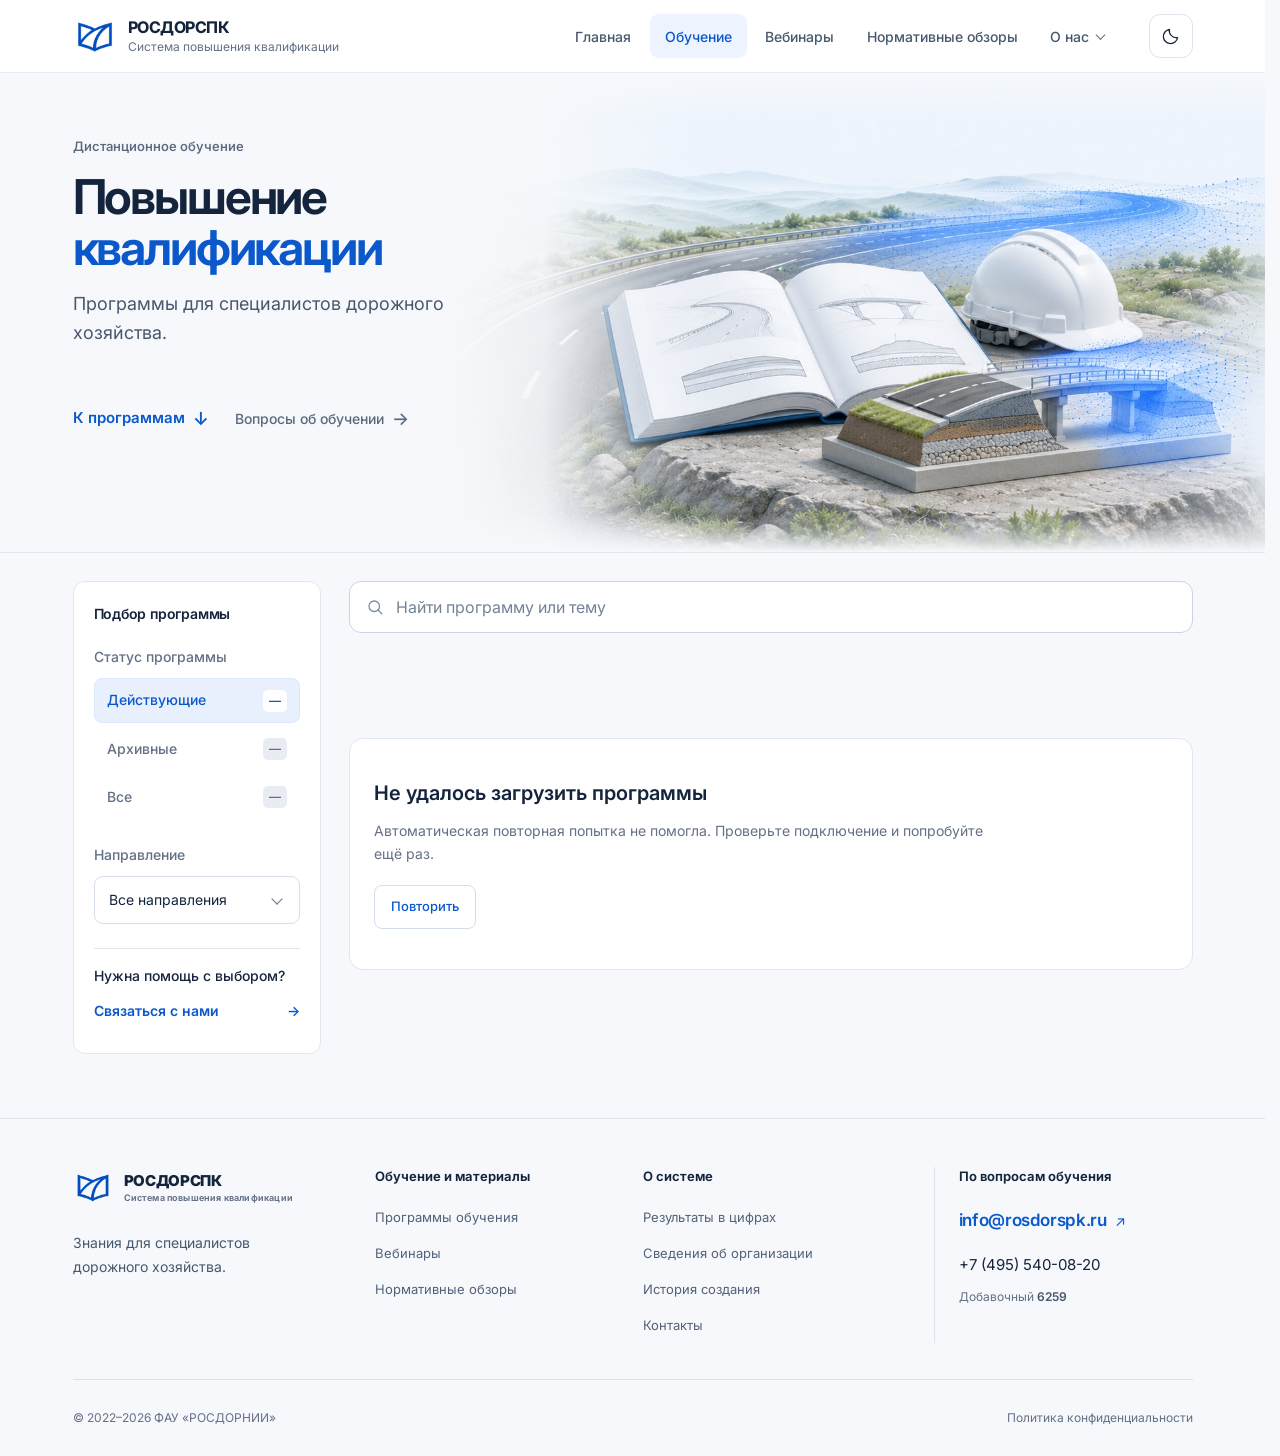
<file: education.html>
<!DOCTYPE html>
<html lang="ru">
<head>
<meta charset="utf-8">
<meta name="viewport" content="width=device-width, initial-scale=1">
<title>Обучение — РОСДОРСПК</title>
<meta name="description" content="Каталог программ повышения квалификации для специалистов дорожной отрасли. Направления обучения, продолжительность и содержание программ.">
<script src="site-chrome.js"></script>
<link rel="stylesheet" href="site-chrome.css">
<style>

.edu2 {
  --edu2-ink: var(--site-dark-ink, #14243d);
  --edu2-muted: var(--site-dark-muted, #637086);
  --edu2-blue: var(--site-dark-link, #0a58ca);
  --edu2-blue-dark: var(--site-dark-link-hover, #0849a9);
  --edu2-blue-soft: var(--site-dark-tint, #edf4ff);
  --edu2-line: var(--site-dark-line, #e1e7ef);
  --edu2-bg: var(--site-dark-canvas, #f6f8fb);
  min-width: 0;
  color: var(--edu2-ink);
  background: var(--edu2-bg);
  font: 16px/1.6 Inter, -apple-system, BlinkMacSystemFont, "Segoe UI", Arial, sans-serif;
  -webkit-font-smoothing: antialiased;
}
.edu2 *, .edu2 *::before, .edu2 *::after { box-sizing: border-box; }
.edu2 [hidden] { display: none !important; }
.edu2 :where(button,input,select) { font: inherit; }
.edu2 button { cursor: pointer; }
.edu2 a { color: inherit; text-decoration: none; }
.edu2 :is(a,button,input,select):focus-visible { outline: 3px solid var(--site-dark-focus, #79adf1); outline-offset: 3px; }
.edu2 svg { display: block; }
.edu2-visually-hidden { position: absolute !important; width: 1px !important; height: 1px !important; padding: 0 !important; margin: -1px !important; overflow: hidden !important; clip-path: inset(50%) !important; white-space: nowrap !important; border: 0 !important; }
.edu2-container { width: min(1120px, calc(100% - 40px)); margin-inline: auto; }








.edu2-catalog { padding: 32px 0 64px; scroll-margin-top: 88px; }
.edu2-catalog__layout { display: grid; grid-template-columns: 248px minmax(0,1fr); align-items: start; gap: 32px; }
.edu2-filters { position: sticky; top: 96px; z-index: 20; display: flex; min-width: 0; flex-direction: column; gap: 24px; padding-right: 24px; border-right: 1px solid var(--edu2-line); }
.edu2-filters__heading { display: flex; min-height: 24px; align-items: center; justify-content: space-between; gap: 8px; }
.edu2-filters__heading h2 { margin: 0; font-size: 14px; font-weight: 600; letter-spacing: -.015em; }
.edu2-filters__reset { min-height: 32px; margin-block: -4px; padding: 4px 0 4px 4px; border: 0; color: var(--edu2-blue); background: transparent; font-size: 12px !important; }
.edu2-filters__reset:hover { text-decoration: underline; text-underline-offset: 3px; }
.edu2-filters__help { margin-top: 4px; padding: 18px; border: 1px solid var(--site-dark-line, #e1eaf8); border-radius: 12px; background: var(--site-dark-tint, #edf3fc); }
.edu2-filters__help p { margin: 12px 0 6px; font-size: 14px; font-weight: 600; }
.edu2-filters__help > span:last-of-type { display: block; color: var(--site-dark-muted, #596b82); font-size: 12px; line-height: 1.65; }
.edu2 .edu2-filters__help a { display: flex; min-height: 44px; align-items: center; justify-content: space-between; gap: 8px; margin-top: 8px; color: var(--edu2-blue); font-size: 12px; font-weight: 600; }
.edu2-filters__help a:hover { text-decoration: underline; text-underline-offset: 3px; }
.edu2-filter-group { min-width: 0; }
.edu2-filter-group__label { display: block; margin-bottom: 10px; color: var(--edu2-muted); font-size: 12px; font-weight: 500; }
.edu2-filter-group--search { margin-bottom: 24px; }
.edu2[aria-busy="true"] .edu2-filters { opacity: .7; pointer-events: none; }
.edu2-filters :disabled { cursor: wait; }
.edu2-search { display: flex; min-width: 0; height: 52px; align-items: center; gap: 12px; padding: 0 6px 0 16px; border: 1px solid var(--site-dark-line, #d7dfea); border-radius: 12px; background: var(--site-dark-surface, #fff); transition: border-color .16s ease,box-shadow .16s ease; }
.edu2-search:focus-within { border-color: var(--site-dark-action, var(--edu2-blue)); box-shadow: 0 0 0 3px var(--edu2-blue-soft); }
.edu2-search > svg { width: 18px; height: 18px; flex: 0 0 18px; fill: none; stroke: var(--site-dark-muted, #7b8ba0); stroke-width: 1.7; stroke-linecap: round; }
.edu2-search input { width: 100%; min-width: 0; height: 44px; padding: 0; border: 0; outline: 0 !important; color: var(--edu2-ink); background: transparent; font-size: 14px; }
.edu2-search input::placeholder { color: var(--site-dark-muted, #758297); opacity: 1; }
.edu2-search input::-webkit-search-cancel-button { display: none; }
.edu2-search__clear, .edu2-direction-picker__clear { display: grid; width: 40px; height: 40px; flex: 0 0 40px; place-items: center; padding: 0; border: 0; border-radius: 7px; color: var(--site-dark-muted, #637086); background: transparent; }
.edu2-search__clear:hover, .edu2-direction-picker__clear:hover { background: var(--site-dark-raised, #f0f4f9); }
.edu2-search__clear-icon, .edu2-direction-picker__clear-icon { position: relative; display: block; width: 12px; height: 12px; pointer-events: none; }
.edu2-search__clear-icon::before, .edu2-search__clear-icon::after, .edu2-direction-picker__clear-icon::before, .edu2-direction-picker__clear-icon::after { position: absolute; top: 5px; left: 0; width: 12px; height: 1.5px; border-radius: 2px; background: currentColor; content: ""; transform: rotate(45deg); }
.edu2-search__clear-icon::after, .edu2-direction-picker__clear-icon::after { transform: rotate(-45deg); }
.edu2-status-filter { display: flex; max-width: 100%; flex-direction: column; gap: 4px; }
.edu2-status-filter button { display: flex; min-height: 44px; align-items: center; justify-content: space-between; gap: 8px; padding: 10px 12px; border: 1px solid transparent; border-radius: 8px; background: transparent; color: var(--site-dark-muted, #637086); font-size: 13px; font-weight: 500; white-space: nowrap; transition: background-color .16s ease,color .16s ease; }
.edu2-status-filter button:hover { color: var(--edu2-ink); background: var(--site-dark-raised, #edf1f7); }
.edu2-status-filter button.is-active { border-color: var(--site-dark-line, #dce8fa); background: var(--site-dark-tint, #e8f0fd); color: var(--edu2-blue); }
.edu2-status-filter strong { display: inline-flex; min-width: 24px; height: 22px; align-items: center; justify-content: center; padding: 0 5px; border-radius: 5px; color: inherit; background: var(--site-dark-hover, #e9edf3); font-size: 11px; font-weight: 600; line-height: 1; font-variant-numeric: tabular-nums; }
.edu2-status-filter button.is-active strong { background: var(--site-dark-surface, #fff); }
.edu2-status-filter__compact { display: none; }
.edu2-direction-picker { position: relative; min-width: 0; }
.edu2-direction-picker__toggle, .edu2-direction-native { position: relative; display: flex; width: 100%; min-width: 0; min-height: 48px; align-items: center; padding: 10px 44px 10px 14px; border: 1px solid var(--site-dark-line, #d7dfea); border-radius: 9px; color: var(--edu2-ink); background: var(--site-dark-surface, #fff); font-size: 14px; text-align: left; }
.edu2-direction-native.is-enhanced { display: none !important; }
.edu2-direction-picker__toggle > span:first-child { min-width: 0; overflow-wrap: anywhere; line-height: 1.5; }
.edu2-direction-picker.has-value .edu2-direction-picker__toggle { padding-right: 88px; }
.edu2-direction-picker__toggle:hover { border-color: var(--site-dark-line-strong, #adbed4); }
.edu2-direction-picker.is-open .edu2-direction-picker__toggle { border-color: var(--site-dark-action, var(--edu2-blue)); }
.edu2-direction-picker__chevron { position: absolute; top: 18px; right: 18px; width: 8px; height: 8px; border-right: 1.5px solid var(--site-dark-line-strong, #637086); border-bottom: 1.5px solid var(--site-dark-line-strong, #637086); transform: rotate(45deg); transition: transform .16s ease; }
.edu2-direction-picker.is-open .edu2-direction-picker__chevron { top: 21px; transform: rotate(225deg); }
.edu2-direction-picker__clear { position: absolute; z-index: 2; top: 4px; right: 40px; }
.edu2-direction-picker__menu { position: absolute; z-index: 60; top: calc(100% + 7px); left: 0; width: 360px; max-width: calc(100vw - 48px); max-height: min(360px,52dvh); overflow-y: auto; overscroll-behavior: contain; padding: 6px; border: 1px solid var(--edu2-line); border-radius: 10px; background: var(--site-dark-surface, #fff); box-shadow: 0 12px 32px rgb(20 36 61 / 12%); scrollbar-width: thin; }
.edu2-direction-picker__option { display: flex; width: 100%; min-height: 46px; align-items: center; justify-content: space-between; gap: 14px; padding: 10px; border: 0; border-radius: 6px; color: var(--site-dark-text, #47586d); background: transparent; font-size: 13px; line-height: 1.5; text-align: left; }
.edu2-direction-picker__option:hover, .edu2-direction-picker__option:focus-visible { background: var(--site-dark-raised, #f3f6fb); }
.edu2-direction-picker__option[aria-selected="true"] { color: var(--edu2-blue); background: var(--edu2-blue-soft); }
.edu2-direction-picker__option-label { min-width: 0; overflow-wrap: anywhere; }
.edu2-direction-picker__option-count { flex: 0 0 auto; font-size: 12px; color: var(--site-dark-muted, #758297); }
.edu2-direction-picker__option:disabled { opacity: .5; cursor: default; }
.edu2-results { min-width: 0; }
.edu2-results__heading { display: flex; align-items: baseline; justify-content: space-between; flex-wrap: wrap; gap: 8px 16px; margin-bottom: 16px; }
.edu2-results__heading h2 { margin: 0; color: var(--edu2-ink); font-size: 19px; font-weight: 600; letter-spacing: -.025em; line-height: 1.4; }
.edu2-results__note { margin: 0; color: var(--edu2-muted); font-size: 13px; }
.edu2-program-list { display: grid; grid-template-columns: minmax(0,1fr); gap: 12px; margin: 0; padding: 0; list-style: none; }
.edu2-program-item { display: flex; min-width: 0; margin: 0; padding: 0; list-style: none; scroll-margin-top: 92px; }
.edu2-program-card { display: grid; width: 100%; min-width: 0; grid-template-columns: 40px minmax(0,1fr); gap: 0 18px; padding: 22px 24px 10px; border: 1px solid var(--edu2-line); border-radius: 14px; background: var(--site-dark-surface, #fff); transition: border-color .18s ease,box-shadow .18s ease; }
.edu2-program-card.is-interactive { cursor: pointer; }
.edu2-program-card.is-interactive:hover, .edu2-program-card.is-interactive:focus-within { border-color: var(--site-dark-line-strong, #b9cee9); box-shadow: 0 5px 18px rgb(20 36 61 / 5%); }
.edu2-program-card.is-linked-program { outline: 2px solid var(--edu2-blue); outline-offset: 3px; }
.edu2-program-card__content { min-width: 0; grid-column: 2; }
.edu2-program-card__subline { display: flex; flex-wrap: wrap; align-items: center; gap: 6px 12px; margin-bottom: 7px; }
.edu2-program-card__direction { color: var(--site-dark-muted, #637086); font-size: 12px; line-height: 1.5; }
.edu2-program-card__title { margin: 0; color: var(--edu2-ink); font-size: 18px; font-weight: 600; line-height: 1.45; letter-spacing: -.02em; overflow-wrap: break-word; }
.edu2-program-card.is-interactive:hover .edu2-program-card__title { color: var(--edu2-blue-dark); }
.edu2-program-card__match { margin: 14px 0 0; color: var(--site-dark-muted, #637086); font-size: 13px; line-height: 1.6; }
.edu2-program-card__match-label { font-weight: 500; }
.edu2-program-card__match mark { padding: 1px 2px; border-radius: 3px; background: var(--site-dark-tint, #e7f0ff); color: var(--edu2-ink); }
.edu2-program-card__availability { display: block; margin-top: 12px; color: var(--site-dark-muted, #758297); font-size: 12px; }
.edu2-program-card__footer { display: flex; grid-column: 2; justify-content: space-between; align-items: center; flex-wrap: wrap; gap: 8px 16px; margin-top: 18px; padding-top: 5px; border-top: 1px solid var(--site-dark-line, #edf0f5); }
.edu2-program-card__meta { min-width: 0; }
.edu2-program-hours { display: inline-flex; align-items: baseline; gap: 5px; padding: 5px 0; color: var(--site-dark-muted, #637086); font-size: 12px; }
.edu2-program-hours strong { font-size: 14px; font-weight: 600; font-variant-numeric: tabular-nums; }
.edu2-program-hours small { font-size: 11px; }
.edu2-program-card__open { display: inline-flex; min-height: 44px; align-items: center; gap: 10px; padding: 8px 0 8px 8px; border: 0; border-radius: 6px; color: var(--edu2-blue); background: transparent; font-size: 13px !important; font-weight: 600 !important; line-height: 1.5; }
.edu2-program-card__open > span:last-child { font-size: 20px; font-weight: 400; }
.edu2-program-card__open:hover { color: var(--edu2-blue-dark); }
.edu2-program-status { display: inline-flex; align-items: center; gap: 6px; color: var(--site-dark-positive, #187145); font-size: 12px; font-weight: 500; line-height: 1.5; }
.edu2-program-status::before { width: 5px; height: 5px; flex: 0 0 5px; border-radius: 50%; background: var(--site-dark-positive-marker, #22a965); content: ""; }
.edu2-program-status.is-archive { color: var(--site-dark-muted, #758297); }
.edu2-program-status.is-archive::before { background: var(--site-dark-line-strong, #98a4b5); }
.edu2-program-item--entering { animation: edu2-card-in .2s ease-out var(--edu2-item-delay,0ms) backwards; }
@keyframes edu2-card-in { from { opacity: 0; transform: translateY(5px); } to { opacity: 1; transform: translateY(0); } }
.edu2-program-skeleton { position: relative; display: grid; width: 100%; min-height: 186px; align-content: start; gap: 14px; padding: 24px; overflow: hidden; border: 1px solid var(--edu2-line); border-radius: 14px; background: var(--site-dark-surface, #fff); }
.edu2-program-skeleton > span { display: block; height: 12px; border-radius: 4px; background: var(--site-dark-hover, #e9eef5); }
.edu2-program-skeleton__meta { width: 48%; margin-bottom: 4px; }
.edu2-program-skeleton__title { width: 94%; height: 18px !important; }
.edu2-program-skeleton__title--short { width: 63%; }
.edu2-program-skeleton__title--medium { width: 78%; }
.edu2-program-skeleton__direction { width: 24%; margin-top: 20px; }
.edu2-program-skeleton__action { position: absolute; right: 24px; bottom: 32px; width: 26%; }
.edu2-program-skeleton::after, .edu2-results__heading-skeleton::after { position: absolute; inset: 0; background: linear-gradient(105deg,transparent 25%,var(--site-dark-shimmer, rgb(255 255 255 / 75%)) 48%,transparent 72%); content: ""; animation: edu2-skeleton 1.5s linear infinite; }
@keyframes edu2-skeleton { from { transform: translateX(-100%); } to { transform: translateX(100%); } }
.edu2-results__heading-skeleton { position: relative; width: 230px; height: 24px; overflow: hidden; border-radius: 5px; background: var(--site-dark-hover, #e9eef5); }
.edu2-results__footer { display: flex; align-items: center; justify-content: space-between; gap: 12px 24px; flex-wrap: wrap; padding-top: 24px; }
.edu2-results__footer p { margin: 0; color: var(--edu2-muted); font-size: 13px; }
.edu2-results__actions, .edu2-empty__actions { display: flex; align-items: center; flex-wrap: wrap; gap: 10px; }
.edu2-show-more, .edu2-back-to-catalog, .edu2-catalog-state__retry, .edu2-empty__switch, .edu2-empty__clear-search, .edu2-empty__reset { display: inline-flex; min-height: 44px; align-items: center; justify-content: center; gap: 8px; padding: 10px 16px; border: 1px solid var(--site-dark-line, #d4deeb); border-radius: 8px; color: var(--edu2-blue); background: var(--site-dark-surface, #fff); font-size: 13px !important; font-weight: 500 !important; }
.edu2-show-more:hover, .edu2-back-to-catalog:hover, .edu2-catalog-state__retry:hover, .edu2-empty__actions button:hover { background: var(--site-dark-tint, #edf4ff); border-color: var(--site-dark-line-strong, #bdcfeb); }
.edu2-empty, .edu2-catalog-state { padding: 40px 24px; border: 1px solid var(--edu2-line); border-radius: 14px; background: var(--site-dark-surface, #fff); }
.edu2-empty strong, .edu2-catalog-state strong { display: block; font-size: 20px; font-weight: 600; line-height: 1.4; }
.edu2-empty p, .edu2-catalog-state p { max-width: 620px; margin: 12px 0 20px; color: var(--edu2-muted); font-size: 14px; line-height: 1.65; }
.edu2-modal { position: fixed; z-index: 1000; inset: 0; display: flex; justify-content: flex-end; }
.edu2-modal__backdrop { position: absolute; inset: 0; background: var(--site-dark-scrim, rgb(20 36 61 / 30%)); }
.edu2-modal__dialog { position: relative; z-index: 1; display: flex; width: min(720px,calc(100% - 48px)); height: 100vh; height: 100dvh; flex-direction: column; overflow: hidden; border-left: 1px solid var(--site-dark-line, #dce4ef); border-radius: 16px 0 0 16px; outline: 0; background: var(--site-dark-surface, #fff); box-shadow: -12px 0 48px rgb(20 36 61 / 12%); }
.edu2-modal:not([hidden]) .edu2-modal__dialog { animation: edu2-panel-in .22s cubic-bezier(.2,.7,.3,1); }
.edu2-modal:not([hidden]) .edu2-modal__backdrop { animation: edu2-backdrop-in .18s ease; }
@keyframes edu2-panel-in { from { opacity: .5; transform: translateX(32px); } to { opacity: 1; transform: translateX(0); } }
@keyframes edu2-backdrop-in { from { opacity: 0; } to { opacity: 1; } }
.edu2-modal__close { position: absolute; z-index: 1; top: 12px; right: 20px; display: grid; width: 44px; height: 44px; place-items: center; padding: 0; border: 0; border-radius: 9px; color: var(--site-dark-text, #47586d); background: var(--site-dark-raised, #f2f5f9); }
.edu2-modal__close:hover { background: var(--site-dark-hover, #e8eef7); }
.edu2-modal__close svg { width: 20px; height: 20px; fill: none; stroke: currentColor; stroke-width: 1.7; stroke-linecap: round; }
.edu2-modal__content { display: flex; min-height: 0; flex: 1 1 auto; flex-direction: column; }
.edu2-modal__body { min-height: 0; flex: 1 1 auto; padding: 28px 32px 32px; overflow-y: auto; overscroll-behavior: contain; scrollbar-width: thin; scrollbar-gutter: stable; scrollbar-color: var(--site-dark-line-strong, #aab8ca) transparent; }
.edu2-modal__body:focus-visible { outline-offset: -3px; }
.edu2-modal__header { margin-bottom: 24px; }
.edu2-modal__meta { display: grid; grid-template-columns: auto 1fr; gap: 10px 16px; align-items: center; margin: 0; }
.edu2-modal__meta-item { min-width: 0; }
.edu2-modal__meta dt { position: absolute; width: 1px; height: 1px; overflow: hidden; clip-path: inset(50%); white-space: nowrap; }
.edu2-modal__meta dd { display: flex; align-items: center; margin: 0; }
.edu2-modal__hours { color: var(--site-dark-muted, #637086); font-size: 12px; line-height: 1.5; white-space: nowrap; }
.edu2-modal__direction { color: var(--site-dark-muted, #637086); font-size: 13px; line-height: 1.5; }
.edu2-modal h2 { margin: 18px 0 0; font-size: 26px; font-weight: 650; line-height: 1.3; letter-spacing: -.025em; overflow-wrap: break-word; }
.edu2-modal h2.is-long-title { font-size: 24px; }
.edu2-modal h2:focus { outline: 0; }
.edu2-modal__details { color: var(--site-dark-text, #47586d); font-size: 15px; line-height: 1.75; }
.edu2-modal__intro p { margin: 0 0 12px; }
.edu2-modal__intro p:last-child { margin-bottom: 0; }
.edu2-modal__sections { display: grid; gap: 24px; margin-top: 28px; }
.edu2-modal__section { min-width: 0; }
.edu2-modal__section h3 { margin: 0 0 12px; color: var(--edu2-ink); font-size: 16px; font-weight: 600; line-height: 1.4; }
.edu2-modal__section ul { margin: 0; padding-left: 19px; }
.edu2-modal__section li { padding-left: 3px; margin: 8px 0; }
.edu2-modal__section li::marker { color: var(--edu2-blue); font-size: 12px; }
.edu2-modal__section p { margin: 0 0 12px; }
.edu2-modal__section p:last-child { margin-bottom: 0; }
.edu2-modal__section--results { padding: 20px; border: 1px solid var(--site-dark-line, #dfe9f7); border-radius: 11px; background: var(--site-dark-surface-soft, #f6f9ff); }
.edu2-modal__footer { display: flex; flex: 0 0 auto; padding: 14px 24px 14px 32px; border-top: 1px solid var(--edu2-line); background: var(--site-dark-surface, #fff); }
.edu2 .edu2-modal__contact { display: inline-flex; min-height: 46px; align-items: center; justify-content: center; padding: 10px 16px; border: 1px solid var(--edu2-blue); border-radius: 8px; color: #fff; background: var(--site-dark-action, var(--edu2-blue)); font-size: 13px; font-weight: 600; line-height: 1.5; }
.edu2 .edu2-modal__contact:hover { border-color: var(--site-dark-action-hover, var(--edu2-blue-dark)); background: var(--site-dark-action-hover, var(--edu2-blue-dark)); }
@media(min-width:1001px) and (max-height:700px) {
  .edu2-filters { position: relative; top: auto; }
}
@media(max-width:1000px) {
  .edu2-catalog__layout { grid-template-columns: minmax(0,1fr); gap: 24px; }
  .edu2-filters { position: relative; top: auto; display: grid; grid-template-columns: minmax(0,1fr) minmax(0,1fr); align-items: start; gap: 16px 24px; padding: 20px; border: 1px solid var(--edu2-line); border-radius: 14px; background: var(--site-dark-surface, #fff); }
  .edu2-filters__heading { grid-column: 1 / -1; }
  .edu2-filters__help { display: none; }
  .edu2-status-filter { flex-direction: row; gap: 4px; }
  .edu2-status-filter button { flex: 1 1 auto; justify-content: center; gap: 8px; padding-inline: 10px; }
  .edu2-status-filter__full { display: none; }
  .edu2-status-filter__compact { display: inline; }
  .edu2-filter-group--search { margin-bottom: 20px; }
  .edu2-direction-picker__menu { width: 100%; max-width: none; }
}
@media(max-width:760px) {
  .edu2-filters { grid-template-columns: minmax(0,1fr); }
  .edu2-program-skeleton { min-height: 186px; }
  .edu2-modal__dialog { width: 100%; padding-block: env(safe-area-inset-top, 0px) env(safe-area-inset-bottom, 0px); border: 0; border-radius: 0; box-shadow: none; }
  .edu2-modal__close { top: calc(10px + env(safe-area-inset-top, 0px)); }
}
@media(max-width:560px) {
  .edu2-container { width: calc(100% - 36px); }
  
  
  
  
  .edu2-catalog { padding-top: 20px; padding-bottom: 40px; }
  .edu2-filters { gap: 16px; padding: 16px; border-radius: 12px; }
  .edu2-status-filter { width: 100%; gap: 4px; }
  .edu2-status-filter button { flex: 1 1 0; gap: 6px; min-height: 44px; padding: 6px; font-size: 12px; }
  .edu2-status-filter__full { display: none; }
  .edu2-status-filter__compact { display: inline; }
  .edu2-status-filter strong { min-width: 20px; padding-inline: 4px; font-size: 10px; }
  .edu2-catalog__layout { gap: 24px; }
  .edu2-results__heading h2 { font-size: 20px; }
  .edu2-program-card { grid-template-columns: minmax(0,1fr); padding: 18px 18px 8px; border-radius: 12px; }
  .edu2-program-card__content, .edu2-program-card__footer { grid-column: 1; }
  .edu2-program-card__title { font-size: 17px; }
  .edu2-program-card__footer { margin-top: 16px; padding-top: 4px; }
  .edu2-results__footer { justify-content: center; text-align: center; }
  .edu2-results__actions { justify-content: center; }
  .edu2-empty, .edu2-catalog-state { padding: 28px 20px; }
  .edu2-modal__close { right: 14px; }
  .edu2-modal__body { padding: 24px 20px 28px; }
  .edu2-modal h2, .edu2-modal h2.is-long-title { font-size: 23px; line-height: 1.35; }
  .edu2-modal__details { font-size: 14px; line-height: 1.75; }
  .edu2-modal__section--results { padding: 16px; }
}
@media(max-width:360px) {
  .edu2-container { width: calc(100% - 28px); }
  .edu2-filters { padding: 14px; }
  .edu2-status-filter button { padding-inline: 4px; gap: 4px; }
  .edu2-program-card { padding: 16px 16px 6px; }
  .edu2-modal__body { padding-inline: 16px; }
  .edu2-modal h2, .edu2-modal h2.is-long-title { font-size: 22px; }
}
@media(prefers-reduced-motion:reduce) {
  .edu2 *, .edu2 *::before, .edu2 *::after { animation: none !important; transition: none !important; scroll-behavior: auto !important; }
}
@media(forced-colors:active) {
  .edu2-program-card, .edu2-filters, .edu2-modal__dialog { border: 1px solid CanvasText; }
  .edu2-status-filter button.is-active { outline: 2px solid Highlight; }
}

/* Visual course catalog. All rules are limited to the education page. */
.edu2--catalog { --edu2-bg:var(--site-dark-canvas, #f6f8fb); }
/* Panoramic intro follows the home, results, webinars and regulatory reviews. */
















.edu2--catalog .edu2-catalog { padding-top:28px; }
.edu2--catalog .edu2-catalog__layout { grid-template-columns:248px minmax(0,1fr); grid-template-areas:"filters search" "filters results"; gap:20px 28px; }
.edu2--catalog .edu2-filters { grid-area:filters; padding:20px; gap:20px; border:1px solid var(--site-dark-line, #e1e7ef); border-radius:12px; background:var(--site-dark-surface, white); }
.edu2--catalog .edu2-results { grid-area:results; min-width:0; }
.edu2-filters__options { display:flex; flex-direction:column; gap:24px; min-width:0; }
.edu2-filters__toggle { display:none; }
.edu2--catalog .edu2-filters__help { margin:0; padding:16px 0 0; border:0; border-top:1px solid var(--edu2-line); border-radius:0; background:transparent; }
.edu2--catalog .edu2-filters__help p { margin:0; font-size:14px; font-weight:500; }
.edu2--catalog .edu2-filters__help a { margin-top:2px; font-size:14px; }
.edu2--catalog .edu2-search { height:52px; border-color:var(--site-dark-line-strong, #c9d5e5); }
.edu2--catalog .edu2-search input { font-size:16px; }
.edu2--catalog .edu2-filter-group--search { grid-area:search; min-width:0; margin:0; }
.edu2--catalog .edu2-program-list { grid-template-columns:repeat(2,minmax(0,1fr)); gap:24px; }
.edu2--catalog .edu2-program-item { display:flex; min-width:0; }
.edu2--catalog .edu2-program-card { display:flex; flex:1; flex-direction:column; gap:0; padding:0; border-radius:14px; }
.edu2--catalog .edu2-program-card__content { flex:1; padding:20px; }
.edu2-program-card__media { flex:0 0 auto; width:100%; overflow:hidden; aspect-ratio:16 / 9; border-radius:13px 13px 0 0; background:var(--site-dark-hover, #e9eef4); }
.edu2-program-card__image { display:block; width:100%; height:100%; object-fit:cover; filter:var(--site-dark-cover-image, none); }
.edu2--catalog .edu2-program-card__title { font-size:19px; line-height:1.4; }
.edu2--catalog .edu2-program-card__subline { margin-bottom:10px; }
.edu2--catalog .edu2-program-card__direction { font-size:14px; line-height:1.5; }
.edu2-program-card__summary { margin:10px 0 0; color:var(--site-dark-text, #47586d); font-size:14px; line-height:1.55; }
.edu2-program-card__summary > span { color:var(--edu2-ink); font-weight:500; }
.edu2--catalog .edu2-program-card__footer { min-height:62px; margin:0 20px; padding:8px 0; }
.edu2--catalog .edu2-program-skeleton { min-height:480px; padding:20px; }
.edu2--catalog .edu2-program-skeleton::before { display:block; width:calc(100% + 40px); aspect-ratio:16 / 9; margin:-20px -20px 6px; background:var(--site-dark-hover, #e9eef5); content:""; }
.edu2--catalog .edu2-program-hours { gap:0; color:var(--site-dark-text, #47586d); font-size:14px; font-weight:500; }
.edu2--catalog .edu2-filter-group__label, .edu2--catalog .edu2-status-filter button,
.edu2--catalog .edu2-direction-picker__option, .edu2--catalog .edu2-modal__hours,
.edu2--catalog .edu2-modal__direction, .edu2--catalog .edu2-results__note { font-size:14px; }
.edu2--catalog .edu2-status-filter strong { font-size:12px; }
.edu2--catalog .edu2-modal__details { font-size:16px; line-height:1.65; }
.edu2-modal__conditions { margin-top:28px; padding-top:24px; border-top:1px solid var(--edu2-line); }
.edu2-modal__conditions h3 { margin:0 0 10px; font-size:16px; font-weight:600; }
.edu2-modal__conditions p { margin:0; color:var(--site-dark-text, #47586d); font-size:15px; line-height:1.65; }
.edu2 .edu2-modal__conditions a { display:inline-flex; align-items:center; gap:10px; min-height:44px; margin-top:8px; color:var(--edu2-blue); font-size:14px; }
.edu2-modal__conditions a:hover { text-decoration:underline; text-underline-offset:4px; }

/* Program panel */
.edu2--catalog .edu2-modal__body { padding-top:24px; }
.edu2--catalog .edu2-modal__direction { min-height:24px; margin:0 50px 14px 0; color:var(--site-dark-muted, #637086); font-size:14px; line-height:1.5; }
.edu2--catalog .edu2-modal h2 { margin:0; }
.edu2--catalog .edu2-modal__meta { display:flex; flex-wrap:wrap; gap:8px; margin:16px 0 0; }
.edu2--catalog .edu2-modal .edu2-program-status,
.edu2--catalog .edu2-modal__hours, .edu2--catalog .edu2-modal__format { display:inline-flex; min-height:32px; align-items:center; padding:6px 10px; border-radius:6px; color:var(--site-dark-text, #47586d); background:var(--site-dark-raised, #f1f4f8); font-size:13px; font-weight:500; line-height:1.5; }
.edu2--catalog .edu2-modal .edu2-program-status { color:var(--site-dark-positive, #187145); background:var(--site-dark-positive-surface, #edf7f1); }
.edu2--catalog .edu2-modal .edu2-program-status.is-archive { color:var(--site-dark-muted, #637086); background:var(--site-dark-raised, #f1f4f8); }
.edu2--catalog .edu2-modal__details strong { color:var(--edu2-ink); font-weight:600; }
.edu2--catalog .edu2-modal__section--results { border-color:var(--site-dark-line, #e2ebf6); background:var(--site-dark-surface-soft, #f4f8fe); }
.edu2--catalog .edu2-modal__section--results ul { padding:0; list-style:none; }
.edu2--catalog .edu2-modal__section--results :is(li,p) { position:relative; padding-left:26px; }
.edu2--catalog .edu2-modal__section--results li { margin:12px 0; }
.edu2--catalog .edu2-modal__section--results li:first-child { margin-top:0; }
.edu2--catalog .edu2-modal__section--results li:last-child { margin-bottom:0; }
.edu2--catalog .edu2-modal__section--results :is(li,p)::before { position:absolute; top:5px; left:0; width:16px; height:16px; background:var(--edu2-blue); content:""; -webkit-mask:url("data:image/svg+xml,%3Csvg xmlns='http://www.w3.org/2000/svg' viewBox='0 0 20 20' fill='none' stroke='black' stroke-width='2' stroke-linecap='round' stroke-linejoin='round'%3E%3Cpath d='m4 10 4 4 8-8'/%3E%3C/svg%3E") center / contain no-repeat; mask:url("data:image/svg+xml,%3Csvg xmlns='http://www.w3.org/2000/svg' viewBox='0 0 20 20' fill='none' stroke='black' stroke-width='2' stroke-linecap='round' stroke-linejoin='round'%3E%3Cpath d='m4 10 4 4 8-8'/%3E%3C/svg%3E") center / contain no-repeat; }
.edu2--catalog .edu2-modal__section--topics li { margin:12px 0; }
.edu2--catalog .edu2-modal__footer { padding:16px 32px; }
.edu2--catalog .edu2-modal__contact { flex:1; min-width:0; min-height:48px; padding:12px 20px; font-size:14px; text-align:center; }
@media(max-width:1000px) {
 .edu2--catalog .edu2-catalog__layout { grid-template-columns:minmax(0,1fr); grid-template-areas:"search" "filters" "results"; gap:20px; }
 .edu2--catalog .edu2-filters { position:static; display:flex; align-items:stretch; }
 .edu2-filters__options { display:grid; grid-template-columns:minmax(0,1fr) minmax(0,1fr); gap:20px; }
 .edu2--catalog .edu2-status-filter button { padding-inline:8px; }
}

@media(max-width:760px) {
 .edu2--catalog .edu2-filters { gap:0; padding:4px 16px; }
 .edu2-filters__heading h2 { display:none; }
 .edu2-filters__heading { min-height:44px; }
 .edu2-filters__toggle { display:flex; flex:1; min-width:0; align-items:center; justify-content:space-between; gap:12px; min-height:44px; padding:8px 0; border:0; color:var(--edu2-ink); background:transparent; font-size:14px; font-weight:600; text-align:left; }
 .edu2-filters__toggle span { width:8px; height:8px; flex:0 0 8px; margin:-4px 3px 0 0; border-right:1.5px solid var(--site-dark-line-strong, #637086); border-bottom:1.5px solid var(--site-dark-line-strong, #637086); transform:rotate(45deg); transition:transform .16s ease; }
 .edu2-filters__toggle[aria-expanded="true"] span { margin-top:4px; transform:rotate(225deg); }
 .edu2-filters__options { grid-template-columns:minmax(0,1fr); gap:16px; padding:12px 0; }
 .edu2--catalog .edu2-catalog__layout { gap:14px; }
 .edu2--catalog .edu2-modal__details { font-size:15px; }
}
@media(max-width:700px) {
 .edu2--catalog .edu2-catalog { padding-top:20px; }
 .edu2--catalog .edu2-program-list { gap:20px; }
 .edu2--catalog .edu2-program-card__content { padding:18px; }
 .edu2--catalog .edu2-program-card__footer { margin-inline:18px; }
 .edu2--catalog .edu2-program-card__title { font-size:18px; }
}
@media(max-width:680px) {
 .edu2--catalog .edu2-program-list { grid-template-columns:minmax(0,1fr); }
}

@media(max-width:560px) {
 .edu2--catalog .edu2-catalog { padding-top:16px; }
 .edu2--catalog .edu2-catalog__layout { gap:12px; }
 .edu2--catalog .edu2-search { height:48px; gap:10px; }
 .edu2--catalog .edu2-search__clear { width:44px; height:44px; flex-basis:44px; }
 .edu2--catalog .edu2-filters { padding:0 14px; }
 .edu2--catalog .edu2-filters__heading { gap:12px; }
 .edu2--catalog .edu2-filters__reset { min-height:44px; margin-block:0; }
 .edu2--catalog .edu2-filters__options { gap:12px; padding:8px 0 12px; }
 .edu2--catalog .edu2-filter-group__label { margin-bottom:6px; }
 .edu2--catalog .edu2-filter-group--status > .edu2-filter-group__label { position:absolute; width:1px; height:1px; padding:0; margin:-1px; overflow:hidden; clip-path:inset(50%); white-space:nowrap; }
 .edu2--catalog .edu2-status-filter { display:grid; grid-template-columns:repeat(3,minmax(0,1fr)); gap:2px; padding:3px; border:1px solid var(--site-dark-line, #e3e9f1); border-radius:9px; background:var(--site-dark-raised, #f1f4f8); }
 .edu2--catalog .edu2-status-filter button { min-width:0; min-height:44px; flex-direction:row; gap:4px; padding:6px 4px; border-color:transparent; border-radius:6px; font-size:13px; }
 .edu2--catalog .edu2-status-filter button.is-active { border-color:var(--site-dark-link, transparent); background:var(--site-dark-surface, #fff); color:var(--edu2-blue); box-shadow:0 1px 3px rgb(20 36 61 / 9%); }
 .edu2--catalog .edu2-status-filter strong, .edu2--catalog .edu2-status-filter button.is-active strong { min-width:0; height:auto; padding:0; background:transparent; font-size:12px; line-height:1.3; }
 .edu2--catalog .edu2-direction-picker__toggle, .edu2--catalog .edu2-direction-native { min-height:44px; padding-top:8px; padding-bottom:8px; }
 .edu2--catalog .edu2-results__heading { display:grid; grid-template-columns:minmax(0,1fr) auto; gap:4px 12px; margin-bottom:14px; }
 .edu2--catalog .edu2-results__heading h2 { min-width:0; font-size:18px; line-height:1.35; }
 .edu2--catalog .edu2-results__note { font-size:13px; white-space:nowrap; }
 .edu2--catalog .edu2-results__heading-skeleton { max-width:100%; }
 .edu2--catalog .edu2-program-card__media { aspect-ratio:2 / 1; }
 .edu2--catalog .edu2-program-card__content { padding:16px; }
 .edu2--catalog .edu2-program-card__direction { font-size:13px; line-height:1.45; }
 .edu2--catalog .edu2-program-card__footer { min-height:56px; margin-inline:16px; padding:6px 0; }
 .edu2--catalog .edu2-modal__body { padding-top:20px; padding-bottom:24px; }
 .edu2--catalog .edu2-modal__header { margin-bottom:20px; }
 .edu2--catalog .edu2-modal__details { font-size:15px; line-height:1.55; }
 .edu2--catalog .edu2-modal__sections { gap:20px; margin-top:24px; }
 .edu2--catalog .edu2-modal__section h3 { margin-bottom:10px; }
 .edu2--catalog .edu2-modal__section--results { padding:14px; }
 .edu2--catalog .edu2-modal__section--results :is(li,p) { padding-left:22px; }
 .edu2--catalog .edu2-modal__section--results :is(li,p)::before { top:4px; }
 .edu2--catalog .edu2-modal__section--topics li { margin-block:10px; }
 .edu2--catalog .edu2-modal__conditions { margin-top:24px; padding-top:20px; }
 .edu2--catalog .edu2-modal__conditions p { line-height:1.55; }
 .edu2--catalog .edu2-modal__footer { padding:12px 20px; }
}
@media(max-width:374px) {
 .edu2--catalog .edu2-status-filter button { min-height:56px; flex-direction:column; gap:2px; }
}


/* Shared panoramic intro: keep this block identical on all five pages. */
.panorama {
  --panorama-bg: var(--site-dark-panorama, #f6f8fb);
  --panorama-ink: var(--site-dark-ink, #14243d);
  --panorama-text: var(--site-dark-text, #47586d);
  --panorama-muted: var(--site-dark-muted, #596a7f);
  --panorama-blue: var(--site-dark-link, #0a58ca);
  --panorama-image: var(--panorama-light-image);
  --panorama-image-position: 100% 15%;
  position: relative;
  isolation: isolate;
  display: grid;
  align-items: start;
  min-height: 480px;
  padding: 64px 0 32px;
  overflow: hidden;
  border-bottom: 1px solid var(--site-dark-line, #e1e7ef);
  background: var(--panorama-bg);
  color: var(--panorama-ink);
  font: 16px/1.6 Inter, -apple-system, BlinkMacSystemFont, "Segoe UI", Arial, sans-serif;
  scroll-margin-top: 76px;
}
.panorama, .panorama *, .panorama::before, .panorama::after,
.panorama *::before, .panorama *::after { box-sizing: border-box; }
.panorama::after {
  position: absolute;
  z-index: 1;
  inset: 0;
  background: var(--site-dark-panorama-fade, linear-gradient(90deg,var(--panorama-bg) 0%,var(--panorama-bg) 35%,rgba(246,248,251,.9) 43%,transparent 56%));
  pointer-events: none;
  content: "";
}
.panorama .panorama__layout {
  position: relative;
  z-index: 2;
  display: block;
  width: min(1120px,calc(100% - 40px));
  margin: 0 auto;
}
.panorama .panorama__content { width: min(560px,52%); min-width: 0; margin: 0; padding: 0; }
.panorama .panorama__eyebrow { margin: 0 0 14px; color: var(--panorama-muted); font-size: 13px; font-weight: 550; line-height: 1.5; }
.panorama .panorama__title { max-width: none; margin: 0; color: var(--panorama-ink); font-size: clamp(40px,4vw,48px); font-weight: 650; line-height: 1.08; letter-spacing: -.045em; text-wrap: initial; }
.panorama .panorama__title :is(span,em) { color: var(--panorama-blue); font-style: normal; }
/* Reserve three description lines on desktop to align the primary links. */
.panorama .panorama__lead { max-width: 460px; min-height: 4.8em; margin: 16px 0 0; color: var(--panorama-text); font-size: 18px; line-height: 1.6; }
.panorama .panorama__actions { display: flex; align-items: center; flex-wrap: wrap; gap: 8px 24px; margin: 20px 0 0; }
.panorama .panorama__link { display: inline-flex; flex: 0 0 auto; align-items: center; gap: 8px; min-height: 44px; margin: 0; padding: 4px 0; color: var(--panorama-blue); font-size: 15px; font-weight: 600; line-height: 1.5; text-decoration: none; }
.panorama .panorama__link--secondary { color: var(--panorama-muted); font-size: 14px; font-weight: 500; }
.panorama .panorama__link:hover { color: var(--site-dark-link-hover, #0849a9); text-decoration: underline; text-underline-offset: 4px; }
.panorama .panorama__link:focus-visible { border-radius: 4px; outline: 3px solid var(--site-dark-focus, #79adf1); outline-offset: 4px; }
.panorama .panorama__link > :is(span,svg) { flex: 0 0 auto; width: 18px; height: 18px; font-size: 18px; line-height: 1; }
.panorama .panorama__facts { display: flex; flex-wrap: wrap; gap: 8px 20px; margin: 16px 0 0; padding: 0; list-style: none; color: var(--panorama-muted); font-size: 13px; line-height: 1.5; }
.panorama .panorama__facts li { display: inline-flex; align-items: flex-start; gap: 8px; }
.panorama .panorama__facts svg { flex: 0 0 auto; width: 17px; height: 17px; margin-top: 1px; }
.panorama .panorama__stats { display: grid; grid-template-columns: repeat(3,max-content); gap: 24px; min-height: 56px; max-width: 100%; margin: 16px 0 0; }
.panorama .panorama__stats .stat-card { display: flex; flex-direction: column; align-items: flex-start; gap: 4px; min-width: 0; }
.panorama .panorama__stats .stat-number { color: var(--panorama-ink); font-size: 28px; font-weight: 650; line-height: 1.15; letter-spacing: -.035em; font-variant-numeric: tabular-nums; }
.panorama .panorama__stats .stat-label { color: var(--panorama-muted); font-size: 13px; line-height: 1.5; white-space: nowrap; }
.panorama .panorama__stats.is-loading .stat-card { gap: 4px; }
.panorama .panorama__visual { position: absolute; z-index: 0; inset: 0 0 0 auto; width: 100%; margin: 0; overflow: hidden; background: var(--panorama-image) var(--panorama-image-position) / cover no-repeat; }
.panorama .panorama__visual::after { position: absolute; inset: 0; background: var(--site-dark-panorama-overlay, linear-gradient(180deg,var(--panorama-bg),transparent 10%,transparent 92%,var(--panorama-bg))); pointer-events: none; content: ""; }
@media screen {
  :root[data-site-theme="dark"] .panorama {
    --panorama-image: var(--panorama-dark-image, var(--panorama-light-image));
  }
}
/* Adjust the crop where the foreground needs more room. */
.panorama--education { --panorama-image-position: 100% 65%; }
@media (max-width:960px) {
  .panorama { display: block; min-height: 0; padding: 32px 0 0; }
  .panorama::after { display: none; }
  .panorama .panorama__layout { width: calc(100% - 36px); }
  .panorama .panorama__content { width: 100%; max-width: 650px; }
  .panorama .panorama__lead { min-height: 0; }
  .panorama .panorama__title { font-size: 44px; }
  .panorama .panorama__visual { position: relative; inset: auto; width: 100%; height: clamp(240px,38vw,340px); margin-top: 20px; }
}
@media (max-width:620px) {
  .panorama { padding-top: 20px; }
  .panorama .panorama__layout { width: calc(100% - 28px); }
  .panorama .panorama__eyebrow { margin-bottom: 10px; }
  .panorama .panorama__title { font-size: clamp(30px,8vw,36px); line-height: 1.08; letter-spacing: -.04em; }
  .panorama .panorama__lead { margin-top: 12px; font-size: 17px; line-height: 1.5; }
  .panorama .panorama__actions { gap: 0 20px; margin-top: 8px; }
  .panorama .panorama__visual { height: clamp(176px,50vw,220px); margin-top: -8px; }
  .panorama .panorama__facts { flex-direction: column; gap: 8px; margin-top: 12px; }
  .panorama .panorama__stats { grid-template-columns: repeat(3,minmax(0,1fr)); gap: 12px; min-height: 50px; margin-top: 12px; }
  .panorama .panorama__stats .stat-number { font-size: 24px; }
}
@media (max-width:360px) {
  .panorama .panorama__actions { gap: 0 16px; }
  .panorama .panorama__link { font-size: 14px; }
  .panorama .panorama__link--secondary { font-size: 13px; }
}
/* End shared panoramic intro. */

.edu2-hero {
  --panorama-light-image: url("assets/hero-education-engineering-v1.jpg");
  --panorama-dark-image: url("assets/hero-education-engineering-v1-dark.jpg");
}

@media screen {
  :root[data-site-theme="dark"] .edu2--catalog .edu2-search:focus-within {
    outline: 2px solid var(--site-dark-focus);
    outline-offset: 2px;
    box-shadow: none;
  }

  :root[data-site-theme="dark"] .edu2-hero .panorama__actions { row-gap: 8px; }

  :root[data-site-theme="dark"] .edu2-hero .edu2-hero__more {
    padding: 4px 14px;
    border: 1px solid var(--site-dark-action);
    border-radius: 8px;
    background: var(--site-dark-action);
    color: #fff;
    transition: background-color .18s ease, border-color .18s ease;
  }

  :root[data-site-theme="dark"] .edu2-hero .edu2-hero__more:hover {
    border-color: var(--site-dark-action-hover);
    background: var(--site-dark-action-hover);
    text-decoration: none;
  }
}
</style>

<link rel="icon" type="image/x-icon" sizes="16x16 32x32 48x48 256x256" href="assets/brand/favicon-v4.ico">
<link rel="icon" type="image/png" sizes="32x32" href="assets/brand/favicon-v4-32.png">
</head>
<body>

<header class="edu2-chrome edu2-chrome-header">
    <div class="edu2-chrome-container edu2-chrome-header__inner">
      <a class="edu2-chrome-brand" href="index.html" aria-label="РОСДОРСПК — главная">
        <span class="edu2-chrome-brand__mark" aria-hidden="true"><img src="assets/brand/rosdorspk-mark-v4.png" width="256" height="256" alt="" decoding="async"></span>
        <span class="edu2-chrome-brand__text"><strong>РОСДОРСПК</strong><small>Система повышения квалификации</small></span>
      </a>
      <nav class="edu2-chrome-nav" aria-label="Основная навигация">
        <a href="index.html">Главная</a>
        <a class="is-active" href="education.html" aria-current="page">Обучение</a>
        <a href="webinars.html">Вебинары</a>
        <a href="regulations.html">Нормативные обзоры</a>
      <div class="edu2-chrome-about" data-edu2-chrome-about>
        <button class="edu2-chrome-about__trigger" type="button" aria-controls="edu2-chrome-about-menu" aria-expanded="false" data-edu2-chrome-about-trigger>О&nbsp;нас <span class="edu2-chrome-about__chevron" aria-hidden="true">⌄</span>
        </button>
        <div class="edu2-chrome-about__menu" id="edu2-chrome-about-menu" aria-hidden="true" inert data-edu2-chrome-about-menu>
          <a class="edu2-chrome-about__item" data-about-icon="results" href="results.html"><strong>Результаты в цифрах</strong><small>Масштаб, география и аудитория</small></a>
          <a class="edu2-chrome-about__item" data-about-icon="organization" href="organization.html"><strong>Сведения об организации</strong><small>Документы, структура и руководство</small></a>
          <a class="edu2-chrome-about__item" data-about-icon="contacts" href="contacts.html"><strong>Контакты</strong><small>Телефон, почта и адрес</small></a>
          <a class="edu2-chrome-about__item" data-about-icon="history" href="history.html"><strong>История создания</strong><small>Этапы развития системы</small></a>
        </div>
      </div>
      </nav>
      <button class="edu2-chrome-theme" type="button" aria-label="Переключить тему" disabled><span class="edu2-chrome-theme__icon" aria-hidden="true"></span></button>
      <button class="edu2-chrome-menu-button" type="button" aria-expanded="false" aria-controls="edu2-chrome-mobile-menu" aria-label="Открыть меню" data-edu2-chrome-menu-button>
        <span></span><span></span><span></span>
      </button>
    </div>
    <nav class="edu2-chrome-mobile-menu" id="edu2-chrome-mobile-menu" aria-label="Мобильная навигация" aria-hidden="true" inert>
      <a href="index.html">Главная</a>
      <a class="is-active" href="education.html" aria-current="page">Обучение</a>
      <a href="webinars.html">Вебинары</a>
      <a href="regulations.html">Нормативные обзоры</a>
    <div class="edu2-chrome-mobile-about" data-edu2-chrome-mobile-about>
      <button class="edu2-chrome-mobile-about__toggle" type="button" aria-expanded="false" aria-controls="edu2-chrome-about-mobile-menu" data-edu2-chrome-mobile-about-toggle>
        О&nbsp;нас <span aria-hidden="true">⌄</span>
      </button>
      <div class="edu2-chrome-mobile-about__menu" id="edu2-chrome-about-mobile-menu" aria-hidden="true" inert data-edu2-chrome-mobile-about-menu>
        <div class="edu2-chrome-mobile-about__inner">
        <a data-about-icon="results" href="results.html">Результаты в цифрах</a>
        <a data-about-icon="organization" href="organization.html">Сведения об организации</a>
        <a data-about-icon="contacts" href="contacts.html">Контакты</a>
        <a data-about-icon="history" href="history.html">История создания</a>
              </div>
      </div>
    </div>
    </nav>
  </header>

<div class="edu2 edu2--catalog" id="edu2-site" data-edu2-program-source="api-loading" aria-busy="true">

  <main data-site-back-top>
    <section class="edu2-hero panorama panorama--education" id="top" aria-labelledby="edu2-title">
      <div class="edu2-container edu2-hero__grid panorama__layout">
        <div class="edu2-hero__content panorama__content">
          <p class="edu2-hero__eyebrow panorama__eyebrow">Дистанционное обучение</p>
          <h1 class="panorama__title" id="edu2-title">Повышение<br><span>квалификации</span></h1>
          <p class="edu2-hero__lead panorama__lead">Программы для&nbsp;специалистов дорожного хозяйства.</p>
          <div class="edu2-hero__actions panorama__actions">
            <a class="edu2-hero__more panorama__link" href="#edu2-programs">К программам <span aria-hidden="true">↓</span></a>
            <a class="edu2-hero__link panorama__link panorama__link--secondary" href="contacts.html">Вопросы об обучении <span aria-hidden="true">→</span></a>
          </div>
        </div>
      </div>
      <div class="panorama__visual" aria-hidden="true"></div>
    </section>

    <section class="edu2-catalog" id="edu2-programs">
      <div class="edu2-container">
        <div class="edu2-catalog__layout">
          <div class="edu2-filter-group edu2-filter-group--search">
            <label class="edu2-visually-hidden" for="edu2-search-input">Найти программу</label>
            <div class="edu2-search">
              <svg viewBox="0 0 24 24" aria-hidden="true"><circle cx="11" cy="11" r="7"></circle><path d="m16 16 5 5"></path></svg>
              <input id="edu2-search-input" type="search" placeholder="Найти программу или тему" autocomplete="off" spellcheck="false" enterkeyhint="search">
              <button class="edu2-search__clear" type="button" data-edu2-search-clear aria-label="Очистить поиск" hidden>
                <span class="edu2-search__clear-icon" aria-hidden="true"></span>
              </button>
            </div>
          </div>
          <aside class="edu2-filters" aria-label="Фильтры каталога">
            <div class="edu2-filters__heading">
              <h2>Подбор программы</h2>
              <button class="edu2-filters__toggle" type="button" aria-expanded="true" aria-controls="edu2-filter-options" data-edu2-toggle-filters>Фильтры <span aria-hidden="true"></span></button>
              <button class="edu2-filters__reset" type="button" data-edu2-reset-filters hidden>Сбросить</button>
            </div>
            <div class="edu2-filters__options" id="edu2-filter-options">
            <div class="edu2-filter-group edu2-filter-group--status">
              <span class="edu2-filter-group__label" id="edu2-status-label">Статус программы</span>
              <div class="edu2-status-filter" role="group" aria-labelledby="edu2-status-label">
                <button class="is-active" type="button" data-edu2-status="active" aria-pressed="true">
                  <span class="edu2-status-filter__full">Действующие</span><span class="edu2-status-filter__compact">Действуют</span><strong data-edu2-count="active">…</strong>
                </button>
                <button type="button" data-edu2-status="archive" aria-pressed="false">
                  <span class="edu2-status-filter__full">Архивные</span><span class="edu2-status-filter__compact">Архив</span><strong data-edu2-count="archive">…</strong>
                </button>
                <button type="button" data-edu2-status="all" aria-pressed="false">
                  <span class="edu2-status-filter__full">Все</span><span class="edu2-status-filter__compact">Все</span><strong data-edu2-count="all">…</strong>
                </button>
              </div>
            </div>

            <div class="edu2-filter-group edu2-filter-group--direction">
              <label class="edu2-filter-group__label" id="edu2-direction-label" for="edu2-direction-select">Направление</label>
              <div class="edu2-direction-picker" data-edu2-direction-picker hidden>
                <button
                  id="edu2-direction-trigger"
                  class="edu2-direction-picker__toggle"
                  type="button"
                  data-edu2-direction-toggle
                  aria-haspopup="listbox"
                  aria-expanded="false"
                  aria-controls="edu2-direction-listbox"
                  aria-labelledby="edu2-direction-label edu2-direction-value">
                  <span id="edu2-direction-value" data-edu2-direction-value>Все направления</span>
                  <span class="edu2-direction-picker__chevron" aria-hidden="true"></span>
                </button>
                <button class="edu2-direction-picker__clear" type="button" data-edu2-clear-direction aria-label="Сбросить выбранное направление" hidden>
                  <span class="edu2-direction-picker__clear-icon" aria-hidden="true"></span>
                </button>
                <div
                  class="edu2-direction-picker__menu"
                  id="edu2-direction-listbox"
                  data-edu2-direction-listbox
                  role="listbox"
                  aria-labelledby="edu2-direction-label"
                  hidden></div>
              </div>
              <select class="edu2-direction-native" id="edu2-direction-select">
                <option value="all">Все направления</option>
              </select>
            </div>

            <div class="edu2-filters__help">
              <p>Нужна помощь с выбором?</p>
              <a href="contacts.html">Связаться с нами <span aria-hidden="true">→</span></a>
            </div>
            </div>
          </aside>

          <div class="edu2-results" aria-busy="true">
            <div class="edu2-results__heading">
              <h2 id="edu2-results-title" data-edu2-results-title hidden>Найдено 0 программ</h2>
              <span class="edu2-results__heading-skeleton" data-edu2-results-heading-skeleton aria-hidden="true" hidden></span>
              <p class="edu2-results__note" data-edu2-results-note hidden></p>
            </div>
            <p class="edu2-visually-hidden" id="edu2-results-summary" aria-live="polite" aria-atomic="true">Действующие программы</p>

            <div class="edu2-catalog-state" data-edu2-catalog-state role="status" aria-live="polite" aria-atomic="true" hidden>
              <strong data-edu2-catalog-state-title>Загружаем программы…</strong>
              <p data-edu2-catalog-state-text>Получаем актуальный список программ.</p>
              <button class="edu2-catalog-state__retry" type="button" data-edu2-retry hidden>Повторить</button>
            </div>
            <ul class="edu2-program-list" id="edu2-program-list" data-edu2-live-grid role="list" aria-labelledby="edu2-results-title">
              <li class="edu2-program-item edu2-program-item--skeleton" aria-hidden="true">
                <article class="edu2-program-skeleton">
                  <span class="edu2-program-skeleton__meta"></span>
                  <span class="edu2-program-skeleton__title"></span>
                  <span class="edu2-program-skeleton__title edu2-program-skeleton__title--short"></span>
                  <span class="edu2-program-skeleton__direction"></span>
                  <span class="edu2-program-skeleton__action"></span>
                </article>
              </li>
              <li class="edu2-program-item edu2-program-item--skeleton" aria-hidden="true">
                <article class="edu2-program-skeleton">
                  <span class="edu2-program-skeleton__meta"></span>
                  <span class="edu2-program-skeleton__title"></span>
                  <span class="edu2-program-skeleton__title edu2-program-skeleton__title--medium"></span>
                  <span class="edu2-program-skeleton__direction"></span>
                  <span class="edu2-program-skeleton__action"></span>
                </article>
              </li>
              <li class="edu2-program-item edu2-program-item--skeleton" aria-hidden="true">
                <article class="edu2-program-skeleton">
                  <span class="edu2-program-skeleton__meta"></span>
                  <span class="edu2-program-skeleton__title"></span>
                  <span class="edu2-program-skeleton__title edu2-program-skeleton__title--short"></span>
                  <span class="edu2-program-skeleton__direction"></span>
                  <span class="edu2-program-skeleton__action"></span>
                </article>
              </li>
              <li class="edu2-program-item edu2-program-item--skeleton" aria-hidden="true">
                <article class="edu2-program-skeleton">
                  <span class="edu2-program-skeleton__meta"></span>
                  <span class="edu2-program-skeleton__title"></span>
                  <span class="edu2-program-skeleton__title edu2-program-skeleton__title--medium"></span>
                  <span class="edu2-program-skeleton__direction"></span>
                  <span class="edu2-program-skeleton__action"></span>
                </article>
              </li>
            </ul>
            <div class="edu2-results__footer" data-edu2-results-footer hidden>
              <p data-edu2-results-progress aria-live="polite" aria-atomic="true"></p>
              <div class="edu2-results__actions">
                <button class="edu2-show-more" type="button" data-edu2-show-more aria-controls="edu2-program-list">Показать ещё 12 программ</button>
                <button class="edu2-back-to-catalog" type="button" data-edu2-back-to-catalog hidden>
                  К началу каталога
                  <span aria-hidden="true">↑</span>
                </button>
              </div>
            </div>
            <div class="edu2-empty" data-edu2-empty hidden>
              <strong data-edu2-empty-title>Ничего не найдено</strong>
              <p data-edu2-empty-text>Измените запрос или параметры фильтрации.</p>
              <div class="edu2-empty__actions">
                <button class="edu2-empty__switch" type="button" data-edu2-empty-switch hidden></button>
                <button class="edu2-empty__clear-search" type="button" data-edu2-empty-clear-search hidden>Очистить поиск</button>
                <button class="edu2-empty__reset" type="button" data-edu2-empty-reset hidden>Сбросить все фильтры</button>
              </div>
            </div>
          </div>
        </div>
      </div>
    </section>

</main>

  <div class="edu2-modal" id="edu2-program-modal" hidden>
    <div class="edu2-modal__backdrop" data-edu2-modal-close aria-hidden="true"></div>
    <section class="edu2-modal__dialog" role="dialog" aria-modal="true" aria-labelledby="edu2-modal-title" tabindex="-1">
      <button class="edu2-modal__close" type="button" data-edu2-modal-close aria-label="Закрыть описание программы">
        <svg viewBox="0 0 24 24" aria-hidden="true"><path d="m6 6 12 12M18 6 6 18"></path></svg>
      </button>
      <div class="edu2-modal__content">
        <div class="edu2-modal__body" role="region" aria-label="Содержание программы">
          <div class="edu2-modal__header">
            <p class="edu2-modal__direction" id="edu2-modal-direction"></p>
            <h2 id="edu2-modal-title" tabindex="-1"></h2>
            <dl class="edu2-modal__meta">
            <div class="edu2-modal__meta-item">
              <dt>Статус</dt>
              <dd><span class="edu2-program-status" id="edu2-modal-status"></span></dd>
            </div>
            <div class="edu2-modal__meta-item">
              <dt>Трудоёмкость</dt>
              <dd><span class="edu2-modal__hours" id="edu2-modal-hours"></span></dd>
            </div>
            <div class="edu2-modal__meta-item">
              <dt>Формат</dt>
              <dd><span class="edu2-modal__format">Дистанционно</span></dd>
            </div>
          </dl>
          </div>
          <div class="edu2-modal__details" id="edu2-modal-details"></div>
          <section class="edu2-modal__conditions" aria-labelledby="edu2-modal-conditions-title">
            <h3 id="edu2-modal-conditions-title">Как узнать условия обучения</h3>
            <p data-edu2-modal-conditions>Стоимость, даты, порядок зачисления и итоговый документ уточните у образовательного подразделения.</p>
            <a href="contacts.html">Все контакты <span aria-hidden="true">→</span></a>
          </section>
        </div>
        <div class="edu2-modal__footer">
          <a class="edu2-modal__contact" href="mailto:info@rosdorspk.ru">Уточнить условия по почте</a>
        </div>
      </div>
    </section>
  </div>

  <footer class="edu2-chrome edu2-chrome-footer">
  <div class="edu2-chrome-container edu2-chrome-footer__grid">
    <div class="edu2-chrome-footer__brand">
      <a class="edu2-chrome-brand edu2-chrome-brand--footer" href="index.html" aria-label="РОСДОРСПК — главная">
        <span class="edu2-chrome-brand__mark" aria-hidden="true"><img src="assets/brand/rosdorspk-mark-v4.png" width="256" height="256" alt="" decoding="async"></span>
        <span class="edu2-chrome-brand__text"><strong>РОСДОРСПК</strong><small>Система повышения квалификации</small></span>
      </a>
      <p>Знания для специалистов <br>дорожного хозяйства.</p>
    </div>
    <nav class="edu2-chrome-footer__column" aria-label="Обучение и материалы">
      <h2>Обучение и материалы</h2>
      <a href="education.html">Программы обучения</a>
      <a href="webinars.html">Вебинары</a>
      <a href="regulations.html">Нормативные обзоры</a>
    </nav>
    <nav class="edu2-chrome-footer__column" aria-label="О системе">
      <h2>О системе</h2>
      <a href="results.html">Результаты в цифрах</a>
      <a href="organization.html">Сведения об организации</a>
      <a href="history.html">История создания</a>
      <a href="contacts.html">Контакты</a>
    </nav>
    <div class="edu2-chrome-footer__contact">
      <h2>По вопросам обучения</h2>
      <a class="edu2-chrome-footer__email" href="mailto:info@rosdorspk.ru">info@rosdorspk.ru <span aria-hidden="true">↗</span></a>
      <a class="edu2-chrome-footer__phone" href="tel:+74955400820">+7 (495) 540-08-20</a>
      <p>Добавочный <strong>6259</strong></p>
    </div>
  </div>
  <div class="edu2-chrome-container edu2-chrome-footer__bottom">
    <span>© 2022&#8288;–&#8288;2026 ФАУ «РОСДОРНИИ»</span>
    <a class="edu2-chrome-footer__policy" href="policy.html#top">Политика конфиденциальности</a>
  </div>
</footer>
</div>



<script>

  (function () {
    var root = document.getElementById('edu2-site');
    if (!root || root.dataset.edu2Ready === 'true') return;
    root.dataset.edu2Ready = 'true';

    var PROGRAMS_API_URL = 'https://script.google.com/macros/s/AKfycbwXpP-66qgvItylsGANyo8NuRd1L0Mkxg9jjSoqSl83QKXZsNGeg4BiMw0klqo8e-RE/exec';
    var PROGRAMS_REQUEST_TIMEOUT = 15000;
    var PROGRAMS_SLOW_NOTICE_DELAY = 7000;
    var PROGRAMS_AUTO_RETRY_DELAY = 450;
    var PROGRAMS_CACHE_KEY = 'rosdorspk:education:programs:v1';
    var programData = [];
    var requestedProgramId = new URLSearchParams(window.location.search).get('program');
    var requestedProgramOpened = false;

    function readProgramsCache() {
      try {
        var cached = JSON.parse(window.localStorage.getItem(PROGRAMS_CACHE_KEY));
        return cached && Array.isArray(cached.data) ? cached.data : null;
      } catch (error) {
        return null;
      }
    }

    function writeProgramsCache(data) {
      try {
        window.localStorage.setItem(PROGRAMS_CACHE_KEY, JSON.stringify({ savedAt: Date.now(), data: data }));
      } catch (error) {
        console.warn('РОСДОРСПК: не удалось сохранить кеш программ', error);
      }
    }

    function isSameProgramsData(first, second) {
      try {
        return JSON.stringify(first) === JSON.stringify(second);
      } catch (error) {
        return false;
      }
    }

    var programGrid = root.querySelector('[data-edu2-live-grid]');
    var filtersPanel = root.querySelector('.edu2-filters');
    var filtersToggle = root.querySelector('[data-edu2-toggle-filters]');
    var filterOptions = root.querySelector('#edu2-filter-options');
    var compactFiltersMedia = window.matchMedia('(max-width: 760px)');
    var compactFiltersExpanded = false;
    var emptyState = root.querySelector('[data-edu2-empty]');
    var emptyStateTitle = root.querySelector('[data-edu2-empty-title]');
    var emptyStateText = root.querySelector('[data-edu2-empty-text]');
    var emptyStateSwitchButton = root.querySelector('[data-edu2-empty-switch]');
    var emptyStateClearSearchButton = root.querySelector('[data-edu2-empty-clear-search]');
    var emptyStateResetButton = root.querySelector('[data-edu2-empty-reset]');
    var catalogStatePanel = root.querySelector('[data-edu2-catalog-state]');
    var catalogStateTitle = root.querySelector('[data-edu2-catalog-state-title]');
    var catalogStateText = root.querySelector('[data-edu2-catalog-state-text]');
    var retryButton = root.querySelector('[data-edu2-retry]');
    var searchInput = root.querySelector('#edu2-search-input');
    var searchPlaceholder = searchInput ? searchInput.placeholder : '';
    var searchClearButton = root.querySelector('[data-edu2-search-clear]');
    var resetFiltersButton = root.querySelector('[data-edu2-reset-filters]');
    var directionSelect = root.querySelector('#edu2-direction-select');
    var directionPicker = root.querySelector('[data-edu2-direction-picker]');
    var directionToggle = root.querySelector('[data-edu2-direction-toggle]');
    var directionValue = root.querySelector('[data-edu2-direction-value]');
    var directionListbox = root.querySelector('[data-edu2-direction-listbox]');
    var directionLabel = root.querySelector('#edu2-direction-label');
    var clearDirectionButton = root.querySelector('[data-edu2-clear-direction]');
    var statusButtons = Array.prototype.slice.call(root.querySelectorAll('[data-edu2-status]'));
    var resultsPanel = root.querySelector('.edu2-results');
    var resultsSummary = root.querySelector('#edu2-results-summary');
    var resultsHeading = root.querySelector('.edu2-results__heading');
    var resultsTitle = root.querySelector('[data-edu2-results-title]');
    var resultsHeadingSkeleton = root.querySelector('[data-edu2-results-heading-skeleton]');
    var resultsNote = root.querySelector('[data-edu2-results-note]');
    var resultsFooter = root.querySelector('[data-edu2-results-footer]');
    var resultsProgress = root.querySelector('[data-edu2-results-progress]');
    var showMoreButton = root.querySelector('[data-edu2-show-more]');
    var backToCatalogButton = root.querySelector('[data-edu2-back-to-catalog]');
    var pageHeader = document.querySelector('.edu2-chrome-header');
    var programModal = root.querySelector('#edu2-program-modal');
    var modalDialog = root.querySelector('.edu2-modal__dialog');
    var modalCloseButton = root.querySelector('.edu2-modal__close');
    var modalStatus = root.querySelector('#edu2-modal-status');
    var modalDirection = root.querySelector('#edu2-modal-direction');
    var modalTitle = root.querySelector('#edu2-modal-title');
    var modalHours = root.querySelector('#edu2-modal-hours');
    var modalDetails = root.querySelector('#edu2-modal-details');
    var modalContact = root.querySelector('.edu2-modal__contact');
    var modalConditions = root.querySelector('[data-edu2-modal-conditions]');
    var modalBody = root.querySelector('.edu2-modal__body');
    var PAGE_SIZE = 12;
    var selectedStatus = 'active';
    var visibleProgramLimit = PAGE_SIZE;
    var programLoadState = 'loading';
    var currentFilteredPrograms = [];
    var lastFocusedElement = null;
    var previousBodyOverflow = '';
    var modalInertedElements = [];
    var stickyFiltersMedia = typeof window.matchMedia === 'function' ? window.matchMedia('(min-width: 1001px)') : null;
    var stickyFiltersFrame = 0;
    var directionTypeaheadBuffer = '';
    var directionTypeaheadTimer = null;
    var programsRequestSequence = 0;
    var programsSlowNoticeTimer = null;

    function escapeHtml(value) {
      var entities = { '&': '&amp;', '<': '&lt;', '>': '&gt;', '"': '&quot;', "'": '&#039;' };
      return String(value == null ? '' : value).replace(/[&<>"']/g, function (character) {
        return entities[character];
      });
    }

    var RUSSIAN_CONNECTOR_PATTERN = /(^|[^0-9A-Za-zА-Яа-яЁё-])(благодаря|вблизи|ввиду|вдоль|включая|вместо|вне|внутри|вокруг|возле|вопреки|вследствие|исключая|исходя|касательно|кроме|между|навстречу|наперекор|наподобие|напротив|насчёт|начиная|несмотря|около|относительно|перед|помимо|посередине|посреди|посредством|путём|сверх|свыше|согласно|сообразно|сквозь|спустя|среди|через|без|близ|вслед|внутрь|для|из-за|из-под|надо|обо|передо|подо|после|ради|поскольку|причём|причем|притом|однако|нежели|пускай|оттого|словно|точно|будто|ежели|когда|только|впрочем|следовательно|иначе|хотя|чтобы|чтоб|потому|также|тоже|зато|либо|если|дабы|ведь|ибо|пока|пусть|коли|коль|раз|как|чем|что|так|то|же|ли|ни|но|да|бы|во|до|за|из|ко|на|над|ото|при|про|со|или|в|к|о|об|от|по|под|с|у|а|б|и)[ \t]+(?=\S)/giu;

    function applyRussianNoBreakSpaces(value) {
      var result = String(value == null ? '' : value);
      var previous = '';
      while (result !== previous) {
        previous = result;
        result = result.replace(RUSSIAN_CONNECTOR_PATTERN, function (match, prefix, connector) {
          return prefix + connector + '\u00a0';
        });
      }
      return result.replace(/([А-Яа-яЁё])-([А-Яа-яЁё])/g, '$1\u2011$2');
    }

    function escapeDisplayHtml(value) {
      return escapeHtml(applyRussianNoBreakSpaces(value));
    }

    function applyRussianTypography(element) {
      if (!element || !element.childNodes) return;
      Array.prototype.forEach.call(element.childNodes, function (node) {
        if (node.nodeType === 3) {
          node.nodeValue = applyRussianNoBreakSpaces(node.nodeValue);
          return;
        }
        if (node.nodeType !== 1 || /^(?:SCRIPT|STYLE|TEXTAREA|PRE|CODE)$/i.test(node.tagName)) return;
        applyRussianTypography(node);
      });
    }

    function normalizeRemoteProgram(program, index) {
      var hours = Number(program.hours);
      return {
        id: String(program.id || 'api-' + index),
        t: String(program.title || ''),
        d: String(program.direction || ''),
        h: isNaN(hours) ? 0 : hours,
        a: program.status === 'active' || String(program.mark || '') === '2026',
        text: String(program.details || '')
      };
    }

    function hasProgramDetails(program) {
      return Boolean(program && String(program.text || '').trim());
    }

    // Match the official title as well as the ID so an updated source never gets an outdated label.
    var catalogTitles = {
      '137581121902': ['Основные требования и методы испытаний дорожно-строительных материалов, применяемых при строительстве и ремонте автомобильных дорог общего пользования', 'Требования и методы испытаний дорожно-строительных материалов'],
      '974722567822': ['Оценка развития и причины образования дефектов и повреждений железобетонных мостовых конструкций для прогнозирования их эксплуатационной надежности', 'Дефекты железобетонных мостовых конструкций и прогноз их надёжности'],
      '718152011012': ['Правовые основы дорожной деятельности. Техническое регулирование, стандартизация, аккредитация и метрологическое обеспечение дорожного хозяйства Российской Федерации', 'Правовые основы дорожной деятельности и техническое регулирование'],
      '476541233262': ['Проектирование, производство и укладка асфальтобетонных смесей, соответствующих требованиям ГОСТ Р 58406.1-2020 (взамен ПНСТ 183-2019), ГОСТ Р 58406.2-2020 (взамен ПНСТ 184-2019)', 'Асфальтобетонные смеси по ГОСТ Р 58406.1 и 58406.2: проектирование, производство и укладка'],
      '120173290422': ['Устройство слоев покрытия с применением асфальтобетонных смесей, запроектированных по методологии объемно-функционального проектирования', 'Устройство покрытий из асфальтобетонных смесей SP и SMA']
    };

    function getCatalogTitle(program) {
      var entry = catalogTitles[program.id];
      return entry && entry[0] === program.t ? entry[1] : program.t;
    }

    var programIllustrations = {
      '448775247832': '448775247832-bridge-diagnostics',
      '137581121902': '137581121902-materials-testing',
      '974722567822': '974722567822-bridge-defects',
      '718152011012': '718152011012-road-regulation',
      '476541233262': '476541233262-asphalt-production',
      '526811941332': '526811941332-bridge-drainage',
      '154570320742': '154570320742-road-estimates',
      '257525619012': '257525619012-bridge-operation',
      '120173290422': '120173290422-asphalt-layers',
      '398886194662': '398886194662-road-safety',
      '371845470452': '371845470452-route-guidance',
      '150206375502': '150206375502-road-weather',
      '998872884872': '998872884872-traffic-flow-control',
      '965665475862': '965665475862-geosynthetics-surface',
      '995733256342': '995733256342-geosynthetics-intro',
      '837949362812': '837949362812-geosynthetics-base',
      '636765053142': '636765053142-road-culverts',
      '789514883682': '789514883682-modified-binders',
      '739656974782': '739656974782-local-soils',
      '165327320352': '165327320352-technology-register',
      '430423329862': '430423329862-soil-stabilization',
      '885772034552': '885772034552-road-durability',
      '818943777732': '818943777732-thin-surface-treatment',
      '799275985442': '799275985442-recycled-road-materials',
      '550598581312': '550598581312-project-communications',
      '453290781312': '453290781312-bim-supervision',
      '236938099622': '236938099622-bim-design',
      '483400393502': '483400393502-bim-intro',
      '930765073252': '930765073252-its-principles',
      '596936366422': '596936366422-its-feasibility',
      '450583066522': '450583066522-street-network',
      '609496792122': '609496792122-road-quality-monitoring',
      '443726321752': '443726321752-national-road-project',
      '346137473312': '346137473312-road-fund-control',
      '973686567172': '973686567172-winter-road-maintenance',
      '524867185622': '524867185622-road-operation'
    };
    var directionIllustrations = {
      'Мосты и искусственные сооружения': '448775247832-bridge-diagnostics',
      'Контроль качества и лабораторное сопровождение': '137581121902-materials-testing',
      'Нормативно-техническое регулирование и стандартизация': '718152011012-road-regulation',
      'Материалы, технологии и инновационные решения': '120173290422-asphalt-layers',
      'Организация дорожной деятельности и управление': '443726321752-national-road-project',
      'Интеллектуальные транспортные системы': '930765073252-its-principles',
      'Технологии информационного моделирования': '483400393502-bim-intro',
      'Проектирование автомобильных дорог и искусственных сооружений': '450583066522-street-network',
      'Безопасность дорожного движения и охрана труда': '398886194662-road-safety',
      'Эксплуатация автомобильных дорог': '524867185622-road-operation'
    };

    function getProgramIllustration(program) {
      var name = programIllustrations[program.id] || directionIllustrations[program.d] || '443726321752-national-road-project';
      return 'assets/education/' + name + '-v2.webp';
    }

    // Use edited card copy only while the published result still matches its source.
    var catalogSummaries = {
      '448775247832': ['определение фактического класса нагрузки на пролётное строение по результатам обследования', 'Определение класса нагрузки на мост по данным обследования'],
      '137581121902': ['организация контроля качества дорожно-строительных материалов и работы специализированных подрядных организаций', 'Контроль качества дорожных материалов и работы подрядчиков'],
      '974722567822': ['классификация дефектов и повреждений', 'Классификация дефектов и повреждений мостов'],
      '718152011012': ['планирование работ в сфере дорожной деятельности', 'Планирование дорожных работ'],
      '476541233262': ['организация и контроль специализированных работ с асфальтобетонными смесями при строительстве и ремонте дорог', 'Организация и контроль работ с асфальтобетонными смесями'],
      '526811941332': ['расчёт геометрических параметров лотков и водоотводных трубок', 'Расчёт параметров лотков и водоотводных трубок'],
      '257525619012': ['оценка износа мостового сооружения по выявленным дефектам и повреждениям', 'Оценка износа моста по дефектам и повреждениям'],
      '120173290422': ['расчёт марки битумного вяжущего', 'Расчёт марки битумного вяжущего']
    };

    function getProgramSummary(program) {
      var groups = parseProgramDetails(program.text);
      var item = groups.results[0];
      if (!item) return '';
      var summary = item.text.replace(/[;.]\s*$/, '');
      var entry = catalogSummaries[program.id];
      return entry && entry[0] === summary ? entry[1] : summary;
    }

    function getProgramContactUrl(program) {
      var subject = (program.a ? 'Обучение: ' : 'Архивная программа: ') + program.t;
      var body = 'Здравствуйте!\r\n\r\n' + (program.a
        ? 'Прошу уточнить стоимость, ближайшие даты, порядок зачисления и документ по итогам обучения по программе «'
        : 'Интересует архивная программа «') + program.t + '».';
      if (!program.a) body += '\r\nПодскажите, доступно ли обучение по этой теме или есть актуальная программа на замену.';
      body += '\r\n\r\nКод программы: ' + program.id;
      return 'mailto:info@rosdorspk.ru?subject=' + encodeURIComponent(subject) + '&body=' + encodeURIComponent(body);
    }

    function syncCompactFilters() {
      if (searchInput) searchInput.placeholder = compactFiltersMedia.matches ? 'Название или тема' : searchPlaceholder;
      if (!filtersToggle || !filterOptions) return;
      var expanded = !compactFiltersMedia.matches || compactFiltersExpanded;
      if (!expanded && filterOptions.contains(document.activeElement)) filtersToggle.focus({ preventScroll: true });
      filterOptions.hidden = !expanded;
      filtersToggle.setAttribute('aria-expanded', String(expanded));
    }

    if (filtersToggle) {
      filtersToggle.addEventListener('click', function () {
        compactFiltersExpanded = !compactFiltersExpanded;
        if (!compactFiltersExpanded) closeDirectionPicker(false);
        syncCompactFilters();
      });
      if (typeof compactFiltersMedia.addEventListener === 'function') compactFiltersMedia.addEventListener('change', syncCompactFilters);
      else compactFiltersMedia.addListener(syncCompactFilters);
      syncCompactFilters();
    }

    function getMoreProgramsLabel(count) {
      var lastTwoDigits = count % 100;
      var lastDigit = count % 10;
      var noun = 'программ';

      if (lastDigit === 1 && lastTwoDigits !== 11) noun = 'программу';
      else if (lastDigit >= 2 && lastDigit <= 4 && (lastTwoDigits < 12 || lastTwoDigits > 14)) noun = 'программы';

      return 'Показать ещё ' + count + ' ' + noun;
    }

    function getProgramsTitle() {
      return selectedStatus === 'active'
        ? 'Действующие программы'
        : selectedStatus === 'archive'
          ? 'Архивные программы'
          : 'Все программы';
    }

    function getProgramsTotalLabel(count) {
      var lastTwoDigits = count % 100;
      var lastDigit = count % 10;
      var noun = 'программ';

      if (lastDigit === 1 && lastTwoDigits !== 11) noun = 'программа';
      else if (lastDigit >= 2 && lastDigit <= 4 && (lastTwoDigits < 12 || lastTwoDigits > 14)) noun = 'программы';

      return count + ' ' + noun;
    }

    function getStatusSwitchLabel(status, count) {
      var lastTwoDigits = count % 100;
      var lastDigit = count % 10;
      var isSingular = lastDigit === 1 && lastTwoDigits !== 11;
      var isFew = lastDigit >= 2 && lastDigit <= 4 && (lastTwoDigits < 12 || lastTwoDigits > 14);
      var noun;

      if (status === 'archive') noun = isSingular ? 'архивную программу' : isFew ? 'архивные программы' : 'архивных программ';
      else noun = isSingular ? 'действующую программу' : isFew ? 'действующие программы' : 'действующих программ';

      return 'Показать ' + count + ' ' + noun;
    }

    function getFoundProgramsLabel(count) {
      var lastTwoDigits = count % 100;
      var lastDigit = count % 10;
      return lastDigit === 1 && lastTwoDigits !== 11
        ? 'Найдена ' + count + ' программа'
        : 'Найдено ' + getProgramsTotalLabel(count);
    }

    function getProgramsCountLabel(count) {
      return getProgramsTitle() + '. ' + getProgramsTotalLabel(count);
    }



    function updateStickyFiltersState() {
      stickyFiltersFrame = 0;
      if (!filtersPanel) return;

      var canStick = !stickyFiltersMedia || stickyFiltersMedia.matches;
      if (!canStick || window.getComputedStyle(filtersPanel).position !== 'sticky') {
        filtersPanel.classList.remove('is-stuck');
        return;
      }

      var stickyTop = parseFloat(window.getComputedStyle(filtersPanel).top) || 0;
      var panelTop = filtersPanel.getBoundingClientRect().top;
      filtersPanel.classList.toggle('is-stuck', Math.abs(panelTop - stickyTop) <= 1.5);
    }

    function requestStickyFiltersUpdate() {
      if (!filtersPanel || stickyFiltersFrame) return;
      stickyFiltersFrame = window.requestAnimationFrame(updateStickyFiltersState);
    }

    function scrollToSection(hash, animate, updateHistory) {
      if (!/^#edu2-[a-z0-9-]+$/i.test(hash)) return false;
      var target = document.getElementById(hash.slice(1));
      if (!target || !root.contains(target)) return false;

      var headerHeight = pageHeader ? Math.ceil(pageHeader.getBoundingClientRect().height) : 0;
      var targetTop = Math.max(0, Math.round(window.pageYOffset + target.getBoundingClientRect().top - headerHeight - 10));
      var reduceMotion = typeof window.matchMedia === 'function' && window.matchMedia('(prefers-reduced-motion: reduce)').matches;
      var behavior = animate && !reduceMotion ? 'smooth' : 'auto';

      try {
        window.scrollTo({ top: targetTop, left: 0, behavior: behavior });
      } catch (error) {
        window.scrollTo(0, targetTop);
      }

      if (updateHistory && window.history && typeof window.history.pushState === 'function' && window.location.hash !== hash) {
        try {
          window.history.pushState(null, '', hash);
        } catch (error) {
          // Скролл уже выполнен; ограничение History API не должно ломать переход.
        }
      }
      return true;
    }

    function revealFilteredResults(animate, force) {
      var target = resultsTitle && !resultsTitle.hidden
        ? (resultsHeading || resultsTitle)
        : emptyState && !emptyState.hidden
          ? emptyState
          : null;
      if (!target) return;
      if (!force && (!filtersPanel || !filtersPanel.classList.contains('is-stuck'))) return;

      window.requestAnimationFrame(function () {
        var targetRect = target.getBoundingClientRect();
        var headerHeight = pageHeader ? Math.ceil(pageHeader.getBoundingClientRect().height) : 0;
        var topBoundary = headerHeight + 12;

        var targetIsNearResultsStart = targetRect.top >= topBoundary - 2 && targetRect.top <= topBoundary + 240;
        if (targetIsNearResultsStart) return;

        var targetTop = Math.max(0, Math.round(window.pageYOffset + targetRect.top - topBoundary));
        var reduceMotion = typeof window.matchMedia === 'function' && window.matchMedia('(prefers-reduced-motion: reduce)').matches;
        var behavior = animate && !reduceMotion ? 'smooth' : 'auto';

        try {
          window.scrollTo({ top: targetTop, left: 0, behavior: behavior });
        } catch (error) {
          window.scrollTo(0, targetTop);
        }
      });
    }

    function alignInitialHash() {
      var initialHash = window.location.hash;
      if (!initialHash) return;

      function align() {
        if (window.location.hash === initialHash) scrollToSection(initialHash, false, false);
      }

      window.requestAnimationFrame(function () {
        window.requestAnimationFrame(align);
      });

      if (document.readyState === 'complete') {
        window.setTimeout(align, 80);
      } else {
        window.addEventListener('load', function () {
          window.setTimeout(align, 80);
        }, { once: true });
      }
    }

    function focusResultsHeadingAfterUpdate() {
      window.requestAnimationFrame(function () {
        var focusTarget = resultsTitle && !resultsTitle.hidden
          ? resultsTitle
          : resultsHeading && !resultsHeading.hidden
            ? resultsHeading
            : null;
        if (!focusTarget || typeof focusTarget.focus !== 'function') return;

        var hadTabindex = focusTarget.hasAttribute('tabindex');
        if (!hadTabindex) focusTarget.setAttribute('tabindex', '-1');
        focusTarget.focus({ preventScroll: true });

        if (!hadTabindex) {
          focusTarget.addEventListener('blur', function () {
            focusTarget.removeAttribute('tabindex');
          }, { once: true });
        }
      });
    }

    function setCatalogControlsState(state) {
      var catalogReady = state === 'ready';

      [directionSelect, directionToggle, clearDirectionButton].forEach(function (control) {
        if (control) control.disabled = !catalogReady;
      });

      [searchInput, searchClearButton, resetFiltersButton].concat(statusButtons).forEach(function (control) {
        if (control) control.disabled = !catalogReady;
      });

      [emptyStateSwitchButton, emptyStateClearSearchButton, emptyStateResetButton].forEach(function (control) {
        if (control) control.disabled = !catalogReady;
      });
    }

    function syncSearchClearVisibility() {
      if (searchClearButton) {
        searchClearButton.hidden = !normalizeSearchText(searchInput ? searchInput.value : '');
      }
    }

    function setProgramCountPlaceholder(value) {
      statusButtons.forEach(function (button) {
        var counter = button.querySelector('[data-edu2-count]');
        if (counter) counter.textContent = value;
      });
    }

    function showCatalogState(state, title, text, allowRetry) {
      programLoadState = state;
      if (programGrid) {
        programGrid.innerHTML = '';
        programGrid.hidden = true;
      }
      if (emptyState) emptyState.hidden = true;
      if (resultsFooter) resultsFooter.hidden = true;
      if (resultsHeading) resultsHeading.hidden = true;
      if (resultsTitle) resultsTitle.hidden = true;
      if (resultsHeadingSkeleton) resultsHeadingSkeleton.hidden = true;
      if (resultsNote) resultsNote.hidden = true;
      if (catalogStateTitle) catalogStateTitle.textContent = title;
      if (catalogStateText) catalogStateText.textContent = text;
      if (retryButton) retryButton.hidden = !allowRetry;
      if (catalogStatePanel) catalogStatePanel.hidden = state === 'loading';
      if (resultsSummary) resultsSummary.textContent = title;
      var catalogLoading = state === 'loading';
      root.setAttribute('aria-busy', String(catalogLoading));
      if (resultsPanel) resultsPanel.setAttribute('aria-busy', String(catalogLoading));
      setCatalogControlsState(state);
      syncSearchClearVisibility();
      applyRussianTypography(catalogStatePanel);
      applyRussianTypography(resultsSummary);
    }

    function hideCatalogState() {
      programLoadState = 'ready';
      if (catalogStatePanel) catalogStatePanel.hidden = true;
      if (resultsHeadingSkeleton) resultsHeadingSkeleton.hidden = true;
      if (resultsNote) resultsNote.hidden = true;
      root.removeAttribute('aria-busy');
      if (resultsPanel) resultsPanel.removeAttribute('aria-busy');
      setCatalogControlsState('ready');
      syncSearchClearVisibility();
    }

    function clearProgramsSlowNoticeTimer() {
      if (!programsSlowNoticeTimer) return;
      window.clearTimeout(programsSlowNoticeTimer);
      programsSlowNoticeTimer = null;
    }

    function renderProgramsSlowNotice() {
      if (programLoadState !== 'loading') return;
      if (resultsHeading) resultsHeading.hidden = false;
      if (resultsHeadingSkeleton) resultsHeadingSkeleton.hidden = true;
      if (resultsTitle) {
        resultsTitle.textContent = 'Загрузка занимает больше обычного';
        resultsTitle.hidden = false;
      }
      if (resultsNote) {
        resultsNote.textContent = 'Продолжаем загрузку и автоматически повторяем запрос.';
        resultsNote.hidden = false;
      }
      if (resultsSummary) resultsSummary.textContent = 'Загрузка программ занимает больше обычного.';
      applyRussianTypography(resultsHeading);
      applyRussianTypography(resultsSummary);
    }

    function renderProgramsLoading() {
      programData = [];
      populateDirections();
      updateActiveDirectionFilter('all', 'Все направления');
      setProgramCountPlaceholder('…');
      root.setAttribute('data-edu2-program-source', 'api-loading');
      showCatalogState('loading', 'Загружаем программы…', 'Получаем актуальный список программ.', false);
      if (resultsHeading) resultsHeading.hidden = false;
      if (resultsTitle) {
        resultsTitle.textContent = 'Загружаем программы…';
        resultsTitle.hidden = true;
      }
      if (resultsHeadingSkeleton) resultsHeadingSkeleton.hidden = false;
      if (resultsNote) resultsNote.hidden = true;
      if (programGrid) {
        programGrid.hidden = false;
        programGrid.innerHTML = [
          '<li class="edu2-program-item edu2-program-item--skeleton" aria-hidden="true"><article class="edu2-program-skeleton"><span class="edu2-program-skeleton__meta"></span><span class="edu2-program-skeleton__title"></span><span class="edu2-program-skeleton__title edu2-program-skeleton__title--short"></span><span class="edu2-program-skeleton__direction"></span><span class="edu2-program-skeleton__action"></span></article></li>',
          '<li class="edu2-program-item edu2-program-item--skeleton" aria-hidden="true"><article class="edu2-program-skeleton"><span class="edu2-program-skeleton__meta"></span><span class="edu2-program-skeleton__title"></span><span class="edu2-program-skeleton__title edu2-program-skeleton__title--medium"></span><span class="edu2-program-skeleton__direction"></span><span class="edu2-program-skeleton__action"></span></article></li>',
          '<li class="edu2-program-item edu2-program-item--skeleton" aria-hidden="true"><article class="edu2-program-skeleton"><span class="edu2-program-skeleton__meta"></span><span class="edu2-program-skeleton__title"></span><span class="edu2-program-skeleton__title edu2-program-skeleton__title--short"></span><span class="edu2-program-skeleton__direction"></span><span class="edu2-program-skeleton__action"></span></article></li>',
          '<li class="edu2-program-item edu2-program-item--skeleton" aria-hidden="true"><article class="edu2-program-skeleton"><span class="edu2-program-skeleton__meta"></span><span class="edu2-program-skeleton__title"></span><span class="edu2-program-skeleton__title edu2-program-skeleton__title--medium"></span><span class="edu2-program-skeleton__direction"></span><span class="edu2-program-skeleton__action"></span></article></li>'
        ].join('');
      }
    }

    function renderProgramsLoadError() {
      programData = [];
      currentFilteredPrograms = [];
      populateDirections();
      setProgramCountPlaceholder('—');
      root.setAttribute('data-edu2-program-source', 'api-error');
      showCatalogState('error', 'Не удалось загрузить программы', 'Автоматическая повторная попытка не помогла. Проверьте подключение и попробуйте ещё раз.', true);
    }

    function normalizeSearchText(value) {
      return String(value || '')
        .toLocaleLowerCase('ru-RU')
        .replace(/ё/g, 'е')
        .replace(/\u2011/g, '-')
        .replace(/\s+/g, ' ')
        .trim();
    }

    function getSearchTokens(query) {
      return normalizeSearchText(query).split(' ').filter(function (token) {
        return Boolean(token);
      });
    }

    function getDisplayQuery(value) {
      var query = String(value || '').replace(/\s+/g, ' ').trim();
      return query.length > 64 ? query.slice(0, 61) + '…' : query;
    }

    function escapeSearchPattern(value) {
      return String(value || '')
        .replace(/[.*+?^${}()|[\]\\]/g, '\\$&')
        .replace(/-/g, '[-\u2011]')
        .replace(/е/g, '[её]');
    }

    function highlightSearchTokens(value, tokens) {
      var displayValue = applyRussianNoBreakSpaces(value);
      var patterns = tokens.slice().sort(function (first, second) {
        return second.length - first.length;
      }).map(escapeSearchPattern).filter(Boolean);
      if (!patterns.length) return escapeHtml(displayValue);

      var expression = new RegExp(patterns.join('|'), 'gi');
      var highlighted = '';
      var lastIndex = 0;

      displayValue.replace(expression, function (match, offset) {
        highlighted += escapeHtml(displayValue.slice(lastIndex, offset));
        highlighted += '<mark>' + escapeHtml(match) + '</mark>';
        lastIndex = offset + match.length;
        return match;
      });

      return highlighted + escapeHtml(displayValue.slice(lastIndex));
    }

    function getProgramSearchMatchMarkup(program, query, matchId) {
      var tokens = getSearchTokens(query);
      var detailsText = String(program && program.text || '')
        .replace(/\r\n?/g, '\n')
        .replace(/^\s*(?:Ключевые темы|Практические результаты)\s*:?\s*$/gim, ' ')
        .replace(/^\s*Практический результат\s*(?:—|–|-|:)\s*/gim, '')
        .replace(/^\s*(?:•|[-–—*])\s*/gm, '')
        .replace(/\s+/g, ' ')
        .trim();
      if (!tokens.length || !detailsText) return '';

      var primaryText = normalizeSearchText((program.t || '') + ' ' + (program.d || ''));
      var matchesWithoutDetails = tokens.every(function (token) {
        return primaryText.indexOf(token) !== -1;
      });
      if (matchesWithoutDetails) return '';

      var normalizedDetails = normalizeSearchText(detailsText);
      var focusToken = tokens.filter(function (token) {
        return primaryText.indexOf(token) === -1 && normalizedDetails.indexOf(token) !== -1;
      })[0] || tokens.filter(function (token) {
        return normalizedDetails.indexOf(token) !== -1;
      })[0];
      if (!focusToken) return '';

      var matchIndex = normalizedDetails.indexOf(focusToken);
      var start = Math.max(0, matchIndex - 54);
      var end = Math.min(detailsText.length, Math.max(matchIndex + focusToken.length + 78, start + 164));

      if (start > 0) {
        var nextSpace = detailsText.indexOf(' ', start);
        if (nextSpace !== -1 && nextSpace < matchIndex) start = nextSpace + 1;
      }
      if (end < detailsText.length) {
        var previousSpace = detailsText.lastIndexOf(' ', end);
        if (previousSpace > matchIndex + focusToken.length) end = previousSpace;
      }

      var snippet = detailsText.slice(start, end).trim().replace(/^(?:•|[-–—])\s*/, '');
      var prefix = start > 0 ? '…' : '';
      var suffix = end < detailsText.length ? '…' : '';

      return '<p class="edu2-program-card__match" id="' + escapeHtml(matchId) + '">' +
        '<span class="edu2-program-card__match-label">Совпадение в описании:</span> ' +
        prefix + highlightSearchTokens(snippet, tokens) + suffix +
      '</p>';
    }

    function refreshCounts(query, direction) {
      var activeQuery = typeof query === 'string' ? query : normalizeSearchText(searchInput ? searchInput.value : '');
      var activeDirection = direction || (directionSelect ? directionSelect.value : 'all');
      var counts = {
        active: countProgramsForStatus('active', activeQuery, activeDirection),
        archive: countProgramsForStatus('archive', activeQuery, activeDirection),
        all: countProgramsForStatus('all', activeQuery, activeDirection)
      };

      statusButtons.forEach(function (button) {
        var status = button.getAttribute('data-edu2-status');
        var counter = button.querySelector('[data-edu2-count]');
        if (!counter) return;
        counter.textContent = counts[status] == null ? counts.all : counts[status];
      });
    }

    function setSelectedStatus(status) {
      selectedStatus = status === 'archive' || status === 'all' ? status : 'active';
      statusButtons.forEach(function (button) {
        var active = button.getAttribute('data-edu2-status') === selectedStatus;
        button.classList.toggle('is-active', active);
        button.setAttribute('aria-pressed', String(active));
      });
    }

    function programMatchesFilters(program, status, query, direction) {
      var statusMatches = status === 'all' || (status === 'active' && program.a) || (status === 'archive' && !program.a);
      var directionMatches = direction === 'all' || program.d === direction;
      var haystack = normalizeSearchText(program.t + ' ' + getCatalogTitle(program) + ' ' + program.d + ' ' + program.text);
      var searchMatches = getSearchTokens(query).every(function (token) {
        return haystack.indexOf(token) !== -1;
      });
      return statusMatches && directionMatches && searchMatches;
    }

    function countProgramsForStatus(status, query, direction) {
      return programData.filter(function (program) {
        return programMatchesFilters(program, status, query, direction);
      }).length;
    }

    function updateEmptyState(query, direction, filteredCount, rawQuery, selectedDirectionLabel) {
      if (!emptyState) return;

      emptyState.hidden = filteredCount > 0;
      if (emptyStateSwitchButton) emptyStateSwitchButton.hidden = true;
      if (emptyStateClearSearchButton) {
        emptyStateClearSearchButton.hidden = true;
        emptyStateClearSearchButton.classList.remove('is-primary');
      }
      if (emptyStateResetButton) emptyStateResetButton.hidden = true;
      if (filteredCount > 0) return;

      var hasQuery = Boolean(query);
      var hasDirection = direction !== 'all';
      var hasStatusFilter = selectedStatus !== 'active';
      var targetStatus = selectedStatus === 'active' ? 'archive' : selectedStatus === 'archive' ? 'active' : '';
      var alternateCount = targetStatus ? countProgramsForStatus(targetStatus, query, direction) : 0;
      var displayQuery = getDisplayQuery(rawQuery);
      var directionName = selectedDirectionLabel || 'выбранном направлении';

      if (emptyStateTitle) {
        if (hasQuery) emptyStateTitle.textContent = 'По запросу «' + displayQuery + '» ничего не найдено';
        else if (hasDirection && selectedStatus === 'active') emptyStateTitle.textContent = 'Нет действующих программ';
        else if (hasDirection && selectedStatus === 'archive') emptyStateTitle.textContent = 'Нет архивных программ';
        else if (hasDirection) emptyStateTitle.textContent = 'Нет программ по выбранному направлению';
        else emptyStateTitle.textContent = 'Ничего не найдено';
      }

      if (emptyStateText) {
        if (alternateCount > 0) {
          var alternateContext = [];
          if (hasQuery) alternateContext.push('по запросу «' + displayQuery + '»');
          if (hasDirection) alternateContext.push('в направлении «' + directionName + '»');
          emptyStateText.textContent = (targetStatus === 'archive' ? 'В архиве' : 'Среди действующих программ') +
            ' есть ' + getProgramsTotalLabel(alternateCount) + (alternateContext.length ? ' ' + alternateContext.join(' ') : '') + '.';
        } else if (hasQuery && hasDirection) {
          emptyStateText.textContent = 'В направлении «' + directionName + '» нет программ по запросу «' + displayQuery + '». Очистите поиск или выберите другое направление.';
        } else if (hasDirection) {
          var statusDescription = selectedStatus === 'active' ? 'действующих' : selectedStatus === 'archive' ? 'архивных' : '';
          emptyStateText.textContent = 'В направлении «' + directionName + '» нет ' + (statusDescription ? statusDescription + ' ' : '') + 'программ. Выберите другое направление.';
        } else if (hasQuery) {
          emptyStateText.textContent = (selectedStatus === 'active' ? 'Среди действующих программ' : selectedStatus === 'archive' ? 'В архиве' : 'В каталоге') +
            ' нет совпадений по запросу «' + displayQuery + '». Измените формулировку или очистите поиск.';
        } else {
          emptyStateText.textContent = 'Попробуйте другой раздел каталога.';
        }
      }

      if (emptyStateSwitchButton && alternateCount > 0) {
        emptyStateSwitchButton.hidden = false;
        emptyStateSwitchButton.setAttribute('data-edu2-target-status', targetStatus);
        emptyStateSwitchButton.textContent = getStatusSwitchLabel(targetStatus, alternateCount);
        emptyStateSwitchButton.setAttribute('aria-label', emptyStateSwitchButton.textContent + ' с теми же условиями фильтрации');
      }

      if (emptyStateClearSearchButton && hasQuery) {
        emptyStateClearSearchButton.hidden = false;
        emptyStateClearSearchButton.classList.toggle('is-primary', alternateCount === 0);
      }

      if (emptyStateResetButton) {
        var resetMode = '';
        var resetLabel = '';

        if (hasDirection) {
          resetMode = 'direction';
          resetLabel = 'Сбросить направление';
        } else if (alternateCount === 0 && !hasQuery && hasStatusFilter) {
          resetMode = 'status';
          resetLabel = 'Вернуться к действующим';
        }

        emptyStateResetButton.hidden = !resetMode;
        emptyStateResetButton.setAttribute('data-edu2-reset-mode', resetMode);
        emptyStateResetButton.textContent = resetLabel;
      }
      applyRussianTypography(emptyState);
    }

    function getDirectionProgramCount(value, query) {
      return programData.filter(function (program) {
        return programMatchesFilters(program, selectedStatus, query || '', value);
      }).length;
    }

    function updateDirectionOptionCounts(query) {
      if (!directionSelect) return;
      var selectedValue = directionSelect.value || 'all';
      Array.prototype.slice.call(directionSelect.options).forEach(function (nativeOption) {
        var label = nativeOption.getAttribute('data-label') || nativeOption.textContent.trim();
        var count = getDirectionProgramCount(nativeOption.value, query);
        var unavailable = nativeOption.value !== 'all' && count === 0;
        var shouldHide = unavailable && nativeOption.value !== selectedValue;
        nativeOption.setAttribute('data-label', label);
        nativeOption.setAttribute('data-count', String(count));
        nativeOption.textContent = label + ' — ' + count;
        nativeOption.disabled = unavailable;
        nativeOption.hidden = shouldHide;
      });

      getDirectionOptionElements().forEach(function (option) {
        var value = option.getAttribute('data-value') || 'all';
        var label = option.getAttribute('data-label') || '';
        var count = getDirectionProgramCount(value, query);
        var unavailable = value !== 'all' && count === 0;
        var shouldHide = unavailable && value !== selectedValue;
        var countElement = option.querySelector('.edu2-direction-picker__option-count');
        if (countElement) countElement.textContent = count;
        option.disabled = unavailable;
        option.hidden = shouldHide;
        option.setAttribute('aria-disabled', String(unavailable));
        option.setAttribute('aria-label', label + '. ' + getProgramsTotalLabel(count) + (unavailable ? '. Нет программ в выбранном разделе каталога' : ''));
      });
    }

    function populateDirections() {
      if (!directionSelect) return;
      while (directionSelect.options.length > 1) directionSelect.remove(1);
      directionSelect.options[0].setAttribute('data-label', 'Все направления');
      directionSelect.options[0].textContent = 'Все направления';

      var directions = programData.map(function (program) { return program.d; }).filter(function (direction, index, list) {
        return direction && list.indexOf(direction) === index;
      }).sort(function (first, second) {
        return first.localeCompare(second, 'ru');
      });

      directions.forEach(function (direction) {
        var option = document.createElement('option');
        option.value = direction;
        option.setAttribute('data-label', direction);
        option.textContent = direction;
        directionSelect.appendChild(option);
      });

      renderDirectionPickerOptions();
    }

    function getDirectionOptionElements() {
      if (!directionListbox) return [];
      return Array.prototype.slice.call(directionListbox.querySelectorAll('[data-edu2-direction-option]'));
    }

    function getEnabledDirectionOptionElements() {
      return getDirectionOptionElements().filter(function (option) {
        return !option.disabled && !option.hidden;
      });
    }

    function updateDirectionPickerSelection() {
      if (!directionSelect) return;
      var selectedOption = directionSelect.options[directionSelect.selectedIndex] || directionSelect.options[0];
      var selectedValue = selectedOption ? selectedOption.value : 'all';
      var selectedLabel = selectedOption ? (selectedOption.getAttribute('data-label') || selectedOption.textContent.trim()) : 'Все направления';

      if (directionValue) directionValue.textContent = applyRussianNoBreakSpaces(selectedLabel);
      if (directionToggle) directionToggle.title = selectedLabel;

      getDirectionOptionElements().forEach(function (option) {
        option.setAttribute('aria-selected', String(option.getAttribute('data-value') === selectedValue));
      });
    }

    function updateActiveDirectionFilter(value, label) {
      var hasDirection = value && value !== 'all';
      if (directionPicker) directionPicker.classList.toggle('has-value', hasDirection);
      if (clearDirectionButton) {
        clearDirectionButton.hidden = !hasDirection;
        clearDirectionButton.setAttribute('aria-label', hasDirection ? 'Сбросить направление «' + label + '»' : 'Сбросить выбранное направление');
      }
      requestStickyFiltersUpdate();
    }

    function renderDirectionPickerOptions() {
      if (!directionSelect || !directionListbox) return;
      closeDirectionPicker(false);
      getDirectionOptionElements().forEach(function (option) { option.remove(); });

      Array.prototype.slice.call(directionSelect.options).forEach(function (nativeOption, index) {
        var option = document.createElement('button');
        option.type = 'button';
        option.id = 'edu2-direction-option-' + index;
        option.className = 'edu2-direction-picker__option';
        option.setAttribute('role', 'option');
        option.setAttribute('tabindex', '-1');
        option.setAttribute('data-edu2-direction-option', '');
        option.setAttribute('data-value', nativeOption.value);
        option.setAttribute('data-label', nativeOption.getAttribute('data-label') || nativeOption.textContent.trim());

        var label = document.createElement('span');
        label.className = 'edu2-direction-picker__option-label';
        label.textContent = option.getAttribute('data-label');

        var count = document.createElement('span');
        count.className = 'edu2-direction-picker__option-count';
        count.setAttribute('aria-hidden', 'true');

        option.appendChild(label);
        option.appendChild(count);
        directionListbox.appendChild(option);
      });

      updateDirectionOptionCounts();
      updateDirectionPickerSelection();
      applyRussianTypography(directionListbox);
      if (directionPicker && directionToggle) {
        directionPicker.hidden = false;
        directionSelect.classList.add('is-enhanced');
        directionSelect.tabIndex = -1;
        directionSelect.setAttribute('aria-hidden', 'true');
        if (directionLabel) directionLabel.setAttribute('for', directionToggle.id);
      }
    }

    function clearDirectionTypeahead() {
      directionTypeaheadBuffer = '';
      if (directionTypeaheadTimer) {
        window.clearTimeout(directionTypeaheadTimer);
        directionTypeaheadTimer = null;
      }
    }

    function closeDirectionPicker(restoreFocus) {
      if (!directionToggle || !directionListbox) return;
      clearDirectionTypeahead();
      directionToggle.setAttribute('aria-expanded', 'false');
      directionListbox.hidden = true;
      if (directionPicker) directionPicker.classList.remove('is-open', 'opens-upward');
      if (restoreFocus) directionToggle.focus({ preventScroll: true });
    }

    function openDirectionPicker() {
      if (!directionToggle || !directionListbox || directionToggle.disabled) return;
      directionToggle.setAttribute('aria-expanded', 'true');
      directionListbox.hidden = false;
      if (directionPicker) directionPicker.classList.add('is-open');

      window.requestAnimationFrame(function () {
        if (directionPicker) {
          var triggerRect = directionToggle.getBoundingClientRect();
          var expectedHeight = Math.min(directionListbox.scrollHeight, 360, window.innerHeight * 0.45);
          var spaceBelow = window.innerHeight - triggerRect.bottom - 12;
          var spaceAbove = triggerRect.top - 12;
          directionPicker.classList.toggle('opens-upward', spaceBelow < expectedHeight && spaceAbove > spaceBelow);
        }
        var options = getEnabledDirectionOptionElements();
        var selectedOption = options.filter(function (option) {
          return option.getAttribute('aria-selected') === 'true';
        })[0] || options[0];
        if (selectedOption) selectedOption.focus({ preventScroll: true });
      });
    }

    function selectDirection(value) {
      if (!directionSelect) return;
      var nativeOption = Array.prototype.slice.call(directionSelect.options).filter(function (option) {
        return option.value === value;
      })[0];
      if (!nativeOption || nativeOption.disabled) return;
      directionSelect.value = value;
      updateDirectionPickerSelection();
      closeDirectionPicker(true);
      renderPrograms({ revealResults: true, animateReveal: true });
    }

    function moveDirectionFocus(currentOption, offset) {
      var options = getEnabledDirectionOptionElements();
      var currentIndex = options.indexOf(currentOption);
      if (currentIndex < 0 || !options.length) return;
      var nextIndex = Math.max(0, Math.min(options.length - 1, currentIndex + offset));
      options[nextIndex].focus({ preventScroll: true });
    }

    function focusDirectionByTypeahead(key, currentOption) {
      var options = getEnabledDirectionOptionElements();
      if (!options.length) return;

      directionTypeaheadBuffer += key.toLocaleLowerCase('ru-RU');
      if (directionTypeaheadTimer) window.clearTimeout(directionTypeaheadTimer);
      directionTypeaheadTimer = window.setTimeout(clearDirectionTypeahead, 700);

      var currentIndex = Math.max(-1, options.indexOf(currentOption));
      var search = directionTypeaheadBuffer;
      var match = null;

      for (var step = 1; step <= options.length; step += 1) {
        var candidate = options[(currentIndex + step + options.length) % options.length];
        var label = (candidate.getAttribute('data-label') || candidate.textContent.trim()).toLocaleLowerCase('ru-RU');
        if (label.indexOf(search) === 0) {
          match = candidate;
          break;
        }
      }

      if (!match && search.length > 1) {
        directionTypeaheadBuffer = key.toLocaleLowerCase('ru-RU');
        for (var retryStep = 1; retryStep <= options.length; retryStep += 1) {
          var retryCandidate = options[(currentIndex + retryStep + options.length) % options.length];
          if ((retryCandidate.getAttribute('data-label') || retryCandidate.textContent.trim()).toLocaleLowerCase('ru-RU').indexOf(directionTypeaheadBuffer) === 0) {
            match = retryCandidate;
            break;
          }
        }
      }

      if (match) match.focus({ preventScroll: true });
    }

    function renderPrograms(options) {
      if (!programGrid || programLoadState !== 'ready') return;

      var preserveLimit = Boolean(options && options.preserveLimit === true);
      var shouldRevealResults = Boolean(options && options.revealResults === true);
      var animateReveal = Boolean(options && options.animateReveal === true);
      var animateItems = animateReveal || Boolean(options && options.animateItems === true);
      var animateFrom = Math.max(0, Number(options && options.animateFrom) || 0);
      var forceRevealResults = Boolean(options && options.forceRevealResults === true);
      if (!preserveLimit) visibleProgramLimit = PAGE_SIZE;

      var rawQuery = searchInput ? searchInput.value.trim() : '';
      var query = normalizeSearchText(rawQuery);
      var direction = directionSelect ? directionSelect.value : 'all';
      var selectedDirectionLabel = 'Все направления';
      if (resetFiltersButton) resetFiltersButton.hidden = !query && direction === 'all' && selectedStatus === 'active';
      if (filtersToggle) {
        var filterCount = (selectedStatus !== 'active' ? 1 : 0) + (direction !== 'all' ? 1 : 0);
        filtersToggle.firstChild.nodeValue = 'Фильтры' + (filterCount ? ' · ' + filterCount : '') + ' ';
      }

      refreshCounts(query, direction);
      updateDirectionOptionCounts(query);

      if (directionSelect) {
        var selectedDirectionOption = directionSelect.options[directionSelect.selectedIndex];
        selectedDirectionLabel = selectedDirectionOption ? (selectedDirectionOption.getAttribute('data-label') || selectedDirectionOption.textContent.trim()) : selectedDirectionLabel;
        directionSelect.title = selectedDirectionLabel;
        if (directionToggle) directionToggle.title = selectedDirectionLabel;
      }
      updateActiveDirectionFilter(direction, selectedDirectionLabel);

      syncSearchClearVisibility();

      var filtered = programData.filter(function (program) {
        return programMatchesFilters(program, selectedStatus, query, direction);
      });

      currentFilteredPrograms = filtered.slice();
      var visiblePrograms = filtered.slice(0, visibleProgramLimit);

      programGrid.hidden = filtered.length === 0;
      programGrid.innerHTML = visiblePrograms.map(function (program, programIndex) {
        var shouldAnimateItem = animateItems && programIndex >= animateFrom;
        var itemClass = shouldAnimateItem ? ' edu2-program-item--entering' : '';
        var itemStyle = shouldAnimateItem
          ? ' style="--edu2-item-delay: ' + (Math.min(programIndex - animateFrom, 7) * 36) + 'ms"'
          : '';
        var detailsAvailable = hasProgramDetails(program);
        var statusLabel = program.a ? 'Действует в 2026' : 'Архивная программа';
        var archiveClass = program.a ? '' : ' is-archive';
        var missingClass = detailsAvailable ? '' : ' is-description-missing';
        var interactiveClass = detailsAvailable ? ' is-interactive' : '';
        var statusMarkup = selectedStatus === 'all'
          ? '<span class="edu2-program-status' + archiveClass + '">' + escapeDisplayHtml(statusLabel) + '</span>'
          : '';
        var availabilityMarkup = detailsAvailable
          ? ''
          : '<span class="edu2-program-card__availability">Описание пока не опубликовано</span>';
        var cardKey = String(program.id).replace(/[^a-zA-Z0-9_-]/g, '-') + '-' + programIndex;
        var titleId = 'edu2-program-title-' + cardKey;
        var metaId = 'edu2-program-meta-' + cardKey;
        var directionId = 'edu2-program-direction-' + cardKey;
        var matchId = 'edu2-program-match-' + cardKey;
        var searchMatchMarkup = getProgramSearchMatchMarkup(program, query, matchId);
        var summary = getProgramSummary(program);
        var summaryMarkup = summary && !searchMatchMarkup
          ? '<p class="edu2-program-card__summary"><span>На практике:</span> ' + escapeDisplayHtml(lowercaseFirstLetter(summary)) + '</p>'
          : '';
        var describedBy = metaId + ' ' + directionId + (searchMatchMarkup ? ' ' + matchId : '');
        var action = detailsAvailable
          ? '<button class="edu2-program-card__open" type="button" data-edu2-program-id="' + escapeHtml(program.id) + '" aria-label="О программе: ' + escapeHtml(program.t) + '" aria-describedby="' + describedBy + '" aria-haspopup="dialog" aria-controls="edu2-program-modal"><span>О программе</span><span aria-hidden="true">→</span></button>'
          : '';

        return '<li class="edu2-program-item' + itemClass + '"' + itemStyle + '>' +
          '<article class="edu2-program-card' + archiveClass + missingClass + interactiveClass + '" aria-labelledby="' + titleId + '">' +
          '<div class="edu2-program-card__media"><img class="edu2-program-card__image" src="' + getProgramIllustration(program) + '" alt="" width="1280" height="720" loading="' + (programIndex < 2 ? 'eager' : 'lazy') + '" decoding="async"></div>' +
          '<div class="edu2-program-card__content">' +
            '<div class="edu2-program-card__subline" id="' + directionId + '">' +
              '<span class="edu2-program-card__direction">' + escapeDisplayHtml(program.d) + '</span>' +
              statusMarkup +
            '</div>' +
            '<h3 class="edu2-program-card__title" id="' + titleId + '">' + escapeDisplayHtml(getCatalogTitle(program)) + '</h3>' +
            summaryMarkup +
            availabilityMarkup +
            searchMatchMarkup +
          '</div>' +
          '<div class="edu2-program-card__footer">' +
            '<div class="edu2-program-card__meta" id="' + metaId + '">' +
              '<span class="edu2-program-hours">' + (program.h > 0 ? program.h + ' ак. ч.' : 'Трудоёмкость не указана') + '</span>' +
            '</div>' +
            action +
          '</div>' +
          '</article>' +
        '</li>';
      }).join('');

      updateEmptyState(query, direction, filtered.length, rawQuery, selectedDirectionLabel);
      if (resultsHeading) resultsHeading.hidden = filtered.length === 0;
      if (resultsHeadingSkeleton) resultsHeadingSkeleton.hidden = true;
      if (resultsNote) {
        resultsNote.textContent = getProgramsTotalLabel(filtered.length);
        resultsNote.hidden = Boolean(query) || direction !== 'all' || filtered.length === 0;
      }
      if (resultsTitle) {
        resultsTitle.textContent = query || direction !== 'all' ? getFoundProgramsLabel(filtered.length) : getProgramsTitle();
        resultsTitle.hidden = filtered.length === 0;
      }
      var visibleCount = Math.min(filtered.length, visibleProgramLimit);
      var usesProgressiveDisclosure = filtered.length > PAGE_SIZE;
      if (resultsFooter) resultsFooter.hidden = !usesProgressiveDisclosure;
      if (resultsProgress) resultsProgress.textContent = 'Показано ' + visibleCount + ' из ' + filtered.length;
      if (showMoreButton) {
        var nextBatchCount = Math.min(PAGE_SIZE, Math.max(0, filtered.length - visibleCount));
        showMoreButton.textContent = nextBatchCount ? getMoreProgramsLabel(nextBatchCount) : 'Показать ещё';
        showMoreButton.hidden = !usesProgressiveDisclosure || visibleCount >= filtered.length;
      }
      if (backToCatalogButton) backToCatalogButton.hidden = !usesProgressiveDisclosure || visibleCount < filtered.length;
      if (resultsSummary) {
        var summaryText = getProgramsCountLabel(filtered.length);
        if (resultsSummary.textContent !== summaryText) resultsSummary.textContent = summaryText;
      }
      applyRussianTypography(programGrid);
      applyRussianTypography(resultsHeading);
      applyRussianTypography(resultsFooter);
      if (shouldRevealResults) revealFilteredResults(animateReveal, forceRevealResults);
    }

    function resetFilters(fromEmptyState) {
      var resetWasInsideEmptyState = Boolean(fromEmptyState) || Boolean(document.activeElement && document.activeElement.closest && document.activeElement.closest('[data-edu2-empty]'));
      setSelectedStatus('active');
      if (searchInput) searchInput.value = '';
      if (directionSelect) directionSelect.value = 'all';
      updateDirectionPickerSelection();
      renderPrograms({ revealResults: true, animateReveal: true, forceRevealResults: resetWasInsideEmptyState });
      window.requestAnimationFrame(function () {
        if (searchInput) searchInput.focus({ preventScroll: true });
      });
    }

    function findProgramById(id) {
      for (var index = 0; index < programData.length; index += 1) {
        if (String(programData[index].id) === String(id)) return programData[index];
      }
      return null;
    }

    function openRequestedProgram() {
      if (!requestedProgramId || requestedProgramOpened || !programGrid) return;
      var program = findProgramById(requestedProgramId);
      if (!program) return;
      requestedProgramOpened = true;

      setSelectedStatus(program.a ? 'active' : 'archive');
      var statusPrograms = programData.filter(function (item) { return item.a === program.a; });
      var programIndex = statusPrograms.indexOf(program);
      visibleProgramLimit = Math.max(PAGE_SIZE, programIndex + 1);
      renderPrograms({ preserveLimit: true });

      var item = programGrid.children[programIndex];
      var card = item && item.querySelector('.edu2-program-card');
      if (!card) return;
      card.setAttribute('tabindex', '-1');
      card.classList.add('is-linked-program');
      window.requestAnimationFrame(function () {
        var headerHeight = pageHeader ? pageHeader.getBoundingClientRect().height : 0;
        var top = window.pageYOffset + card.getBoundingClientRect().top - headerHeight - 24;
        window.scrollTo({ top: Math.max(0, top), behavior: 'instant' });
        var trigger = card.querySelector('button[data-edu2-program-id]');
        if (hasProgramDetails(program)) openProgramModal(program, trigger || card);
        else card.focus({ preventScroll: true });
      });
    }

    // Editorial phrases keep topic accents concise and avoid emphasizing entire bullets.
    var topicEmphasisPhrases = [
      'конструктивные элементы', 'современные материалы', 'нормативные требования',
      'диагностика', 'оценка износа', 'мониторинг мостов',
      'каменных материалов', 'минеральные и органические вяжущие', 'нефтяным дорожным битумам',
      'отбор, маркировка', 'лабораторные испытания',
      'коррозия арматуры', 'повреждения фундаментов', 'оценка технического состояния',
      'влияние нагрузок', 'ремонт, усиление', 'нормативных документов',
      'законодательство', 'техническое регулирование', 'Федеральный закон',
      'оценка соответствия', 'аккредитация', 'планирование проектирования',
      'исходным материалам', 'подбор состава', 'производство, транспортирование',
      'испытания на колееобразование', 'характеристик по Маршаллу', 'контроль качества',
      'влияние воды', 'мостовое полотно', 'материалы и технологии', 'содержание водоотвода',
      'сметные нормативы', 'ФГИС ЦС', 'сметной документации', 'ресурсно-индексный метод',
      'накладные расходы', 'цены контракта', 'смета контракта',
      'типы сооружений', 'деформационные швы', 'геосинтетические материалы',
      'дефекты', 'содержание сооружений', 'анализ аварийных ситуаций',
      'исходные материалы', 'марки вяжущего', 'проектирование составов',
      'контролю качества', 'колёсной нагрузки', 'проектирование слоёв',
      'нормативные документы', 'виды и причины ДТП', 'дорожных условий',
      'технические средства', 'временная организация движения', 'аудит безопасности',
      'контрольно-надзорной деятельности'
    ];

    var resultEmphasisPhrases = [
      'класса нагрузки', 'регулированию движения', 'контроля качества',
      'классификация дефектов', 'анализ данных обследования', 'оценка технического состояния',
      'планирование работ', 'подготовка документов', 'организация и контроль',
      'параметров лотков', 'системы водоотвода', 'оценка износа',
      'марки битумного вяжущего', 'подбор состава', 'расчёт стоимости',
      'цены контракта', 'сметы контракта', 'выбор мероприятий', 'технических средств'
    ];

    function getDetailEmphasisRange(text, modifier) {
      var normalized = text.toLocaleLowerCase('ru-RU').replace(/\u00a0/g, ' ');
      var range = null;
      var phrases = modifier === 'results' ? resultEmphasisPhrases : topicEmphasisPhrases;
      phrases.forEach(function (phrase) {
        var start = normalized.indexOf(phrase.toLocaleLowerCase('ru-RU'));
        if (start < 0) return;
        // A known phrase must be a complete term and leave some ordinary text in the item.
        if (start > 0 && /[A-Za-zА-Яа-яЁё0-9-]/.test(normalized.charAt(start - 1))) return;
        if (/[A-Za-zА-Яа-яЁё0-9-]/.test(normalized.charAt(start + phrase.length))) return;
        if (start === 0 && !text.slice(phrase.length).replace(/[\s.;:,!?]/g, '')) return;
        if (!range || start < range.start || (start === range.start && phrase.length > range.length)) {
          range = { start: start, length: phrase.length };
        }
      });
      return range;
    }

    function appendDetailText(container, value, modifier) {
      var text = String(value || '');
      if (modifier !== 'topics' && modifier !== 'results') {
        container.textContent = text;
        return;
      }

      var range = getDetailEmphasisRange(text, modifier);
      if (!range) {
        container.textContent = text;
        return;
      }
      if (range.start) container.appendChild(document.createTextNode(text.slice(0, range.start)));
      var strong = document.createElement('strong');
      strong.textContent = text.slice(range.start, range.start + range.length);
      container.appendChild(strong);
      container.appendChild(document.createTextNode(text.slice(range.start + range.length)));
    }

    function appendDetailItems(container, items, modifier) {
      var list = null;
      items.forEach(function (itemData) {
        if (itemData.type === 'bullet') {
          if (!list) {
            list = document.createElement('ul');
            if (modifier === 'results') list.setAttribute('role', 'list');
            container.appendChild(list);
          }
          var item = document.createElement('li');
          appendDetailText(item, itemData.text, modifier);
          list.appendChild(item);
          return;
        }

        list = null;
        var paragraph = document.createElement('p');
        appendDetailText(paragraph, itemData.text, modifier);
        container.appendChild(paragraph);
      });
    }

    function lowercaseFirstLetter(value) {
      var text = String(value == null ? '' : value);
      var firstLetterIndex = text.search(/[A-Za-zА-Яа-яЁё]/);
      if (firstLetterIndex < 0) return text;

      var startsWithAbbreviation = /^[A-ZА-ЯЁ]{2,}/.test(text.slice(firstLetterIndex));
      if (startsWithAbbreviation) return text;

      return text.slice(0, firstLetterIndex) +
        text.charAt(firstLetterIndex).toLocaleLowerCase('ru-RU') +
        text.slice(firstLetterIndex + 1);
    }

    function createDetailSection(title, items, modifier) {
      var section = document.createElement('section');
      section.className = 'edu2-modal__section edu2-modal__section--' + modifier;

      var heading = document.createElement('h3');
      heading.textContent = applyRussianNoBreakSpaces(title);
      section.appendChild(heading);
      appendDetailItems(section, modifier === 'results' ? items.map(function (itemData) {
        return {
          type: itemData.type,
          text: itemData.type === 'bullet' ? lowercaseFirstLetter(itemData.text) : itemData.text
        };
      }) : items, modifier);
      return section;
    }

    function parseProgramDetails(details) {
      var text = String(details || '').trim();
      var groups = { intro: [], audience: [], topics: [], results: [] };
      var currentGroup = 'intro';

      text.replace(/\r\n?/g, '\n').split('\n').forEach(function (rawLine) {
        var line = rawLine.trim();
        if (!line) return;

        if (/^(?:Для кого|Целевая аудитория)\s*:?\s*$/i.test(line)) {
          currentGroup = 'audience';
          return;
        }

        if (/^Ключевые темы\s*:?\s*$/i.test(line)) {
          currentGroup = 'topics';
          return;
        }
        if (/^Практические результаты\s*:?\s*$/i.test(line)) {
          currentGroup = 'results';
          return;
        }
        var singleResult = line.match(/^Практический результат\s*(?:—|–|-)\s*(.+)$/i);
        if (singleResult) {
          currentGroup = 'results';
          line = singleResult[1].trim();
        }

        var bullet = line.match(/^(?:•|[-–*])\s+(.+)$/);
        groups[currentGroup].push({
          type: bullet ? 'bullet' : 'paragraph',
          text: bullet ? bullet[1].trim() : line
        });
      });

      return groups;
    }

    function renderProgramDetails(container, details, isActive) {
      var text = String(details || '').trim();
      container.innerHTML = '';
      container.classList.toggle('is-empty', !text);
      if (!text) {
        container.textContent = applyRussianNoBreakSpaces(isActive
          ? 'Подробное описание пока не заполнено в официальном реестре.'
          : 'Описание архивной программы отсутствует в официальном реестре.');
        return;
      }
      var groups = parseProgramDetails(text);

      if (groups.intro.length) {
        var intro = document.createElement('div');
        intro.className = 'edu2-modal__intro';
        appendDetailItems(intro, groups.intro);
        container.appendChild(intro);
      }

      if (groups.audience.length || groups.topics.length || groups.results.length) {
        var sections = document.createElement('div');
        sections.className = 'edu2-modal__sections';
        if (groups.audience.length) sections.appendChild(createDetailSection('Для кого', groups.audience, 'audience'));
        if (groups.results.length) {
          sections.appendChild(createDetailSection(
            groups.results.length === 1 ? 'Практический результат' : 'Практические результаты',
            groups.results,
            'results'
          ));
        }
        if (groups.topics.length) sections.appendChild(createDetailSection('Ключевые темы', groups.topics, 'topics'));
        container.appendChild(sections);
      }
      applyRussianTypography(container);
    }

    function updateModalBodyOverflow() {
      if (!modalBody) return;
      if (modalBody.scrollHeight > modalBody.clientHeight + 1) modalBody.setAttribute('tabindex', '0');
      else modalBody.removeAttribute('tabindex');
    }

    function makeModalBackgroundInert() {
      if (!programModal || modalInertedElements.length) return;
      var branch = programModal;

      while (branch && branch !== document.body) {
        var parent = branch.parentElement;
        if (!parent) break;

        Array.prototype.forEach.call(parent.children, function (element) {
          if (element === branch || element.matches('script, style, link, template') || element.hasAttribute('inert')) return;
          element.setAttribute('inert', '');
          modalInertedElements.push(element);
        });
        branch = parent;
      }
    }

    function restoreModalBackground() {
      modalInertedElements.forEach(function (element) {
        if (element && element.isConnected) element.removeAttribute('inert');
      });
      modalInertedElements = [];
    }

    function renderModalProgram(program) {
      if (!program || !hasProgramDetails(program)) return false;
      var statusLabel = program.a ? 'Действует в 2026' : 'Архивная программа';
      var details = String(program.text || '').trim();

      if (modalStatus) {
        modalStatus.textContent = statusLabel;
        modalStatus.classList.toggle('is-archive', !program.a);
      }
      if (modalDirection) modalDirection.textContent = applyRussianNoBreakSpaces(program.d || 'Направление не указано');
      if (modalTitle) {
        modalTitle.textContent = applyRussianNoBreakSpaces(program.t);
        modalTitle.classList.toggle('is-long-title', String(program.t || '').trim().length > 92);
      }
      if (modalHours) modalHours.textContent = program.h ? program.h + ' ак. ч.' : 'Трудоёмкость не указана';
      if (modalContact) {
        modalContact.href = getProgramContactUrl(program);
        modalContact.textContent = program.a ? 'Уточнить условия по почте' : 'Узнать об актуальной программе';
      }
      if (modalConditions) modalConditions.textContent = program.a
        ? 'Стоимость, даты, порядок зачисления и итоговый документ уточните у образовательного подразделения.'
        : 'Программа в архиве. Уточните у образовательного подразделения возможность обучения или актуальную замену.';
      if (modalDetails) renderProgramDetails(modalDetails, details, program.a);
      if (modalBody) modalBody.scrollTop = 0;
      applyRussianTypography(modalDialog);
      return true;
    }

    function openProgramModal(program, trigger) {
      if (!programModal || !modalDialog || !program || !hasProgramDetails(program)) return;

      closeDirectionPicker(false);
      lastFocusedElement = trigger && trigger.isConnected ? trigger : document.activeElement;
      if (!renderModalProgram(program)) return;

      previousBodyOverflow = document.body.style.overflow;
      programModal.hidden = false;
      makeModalBackgroundInert();
      document.body.style.overflow = 'hidden';
      window.requestAnimationFrame(function () {
        if (programModal.hidden) return;
        updateModalBodyOverflow();
        if (modalTitle) modalTitle.focus({ preventScroll: true });
        else if (modalCloseButton) modalCloseButton.focus({ preventScroll: true });
        else modalDialog.focus({ preventScroll: true });
      });
    }

    function closeProgramModal() {
      if (!programModal || programModal.hidden) return;
      programModal.hidden = true;
      restoreModalBackground();
      document.body.style.overflow = previousBodyOverflow;
      if (lastFocusedElement && document.contains(lastFocusedElement) && typeof lastFocusedElement.focus === 'function') {
        lastFocusedElement.focus({ preventScroll: true });
      } else if (resultsSummary && typeof resultsSummary.focus === 'function') {
        resultsSummary.setAttribute('tabindex', '-1');
        resultsSummary.focus({ preventScroll: true });
      }
    }

    function applyProgramsData(rows, source, preserveFilters, animateItems) {
      var previousDirection = preserveFilters && directionSelect ? directionSelect.value : 'all';
      programData = rows.map(normalizeRemoteProgram).filter(function (program) { return program.t; });
      populateDirections();

      if (directionSelect) {
        var directionExists = Array.prototype.some.call(directionSelect.options, function (option) {
          return option.value === previousDirection;
        });
        directionSelect.value = directionExists ? previousDirection : 'all';
        updateDirectionPickerSelection();
        var selectedDirection = directionSelect.options[directionSelect.selectedIndex] || directionSelect.options[0];
        updateActiveDirectionFilter(
          selectedDirection ? selectedDirection.value : 'all',
          selectedDirection ? (selectedDirection.getAttribute('data-label') || selectedDirection.textContent.trim()) : 'Все направления'
        );
      }

      refreshCounts();

      if (!programData.length) {
        root.setAttribute('data-edu2-program-source', source + '-empty');
        showCatalogState('source-empty', 'Программы пока не опубликованы', 'Актуальный список появится здесь после публикации программ.', false);
        return;
      }

      hideCatalogState();
      renderPrograms({ animateItems: animateItems, preserveLimit: preserveFilters && requestedProgramOpened });
      root.setAttribute('data-edu2-program-source', source);
      openRequestedProgram();
    }

    function loadProgramsFromApi() {
      programsRequestSequence += 1;
      var requestSequence = programsRequestSequence;
      clearProgramsSlowNoticeTimer();
      var cachedPrograms = readProgramsCache();
      var hasCachedPrograms = cachedPrograms !== null;

      if (hasCachedPrograms) applyProgramsData(cachedPrograms, 'browser-cache', false, false);
      else renderProgramsLoading();

      var apiUrl = PROGRAMS_API_URL.trim();
      if (!apiUrl || !/^https:\/\//.test(apiUrl) || typeof window.fetch !== 'function') {
        console.error('РОСДОРСПК: URL API программ не задан или Fetch API недоступен');
        clearProgramsSlowNoticeTimer();
        if (!hasCachedPrograms) renderProgramsLoadError();
        return;
      }

      var separator = apiUrl.indexOf('?') === -1 ? '?' : '&';
      if (!hasCachedPrograms) {
        programsSlowNoticeTimer = window.setTimeout(function () {
          if (requestSequence === programsRequestSequence) renderProgramsSlowNotice();
        }, PROGRAMS_SLOW_NOTICE_DELAY);
      }

      function requestPrograms(attempt) {
        if (requestSequence !== programsRequestSequence) return;
        var controller = typeof window.AbortController === 'function' ? new window.AbortController() : null;
        var timeoutId = controller ? window.setTimeout(function () { controller.abort(); }, PROGRAMS_REQUEST_TIMEOUT) : null;
        var requestOptions = { method: 'GET', redirect: 'follow', cache: 'no-store' };
        if (controller) requestOptions.signal = controller.signal;

        window.fetch(apiUrl + separator + 'source=education-page', requestOptions)
          .then(function (response) {
            if (!response.ok) throw new Error('Programs API returned ' + response.status);
            return response.json();
          })
          .then(function (payload) {
            if (!payload || payload.ok !== true || !Array.isArray(payload.programs)) throw new Error('Invalid programs response');
            if (timeoutId) window.clearTimeout(timeoutId);
            if (requestSequence !== programsRequestSequence) return;
            clearProgramsSlowNoticeTimer();
            if (!hasCachedPrograms || !isSameProgramsData(cachedPrograms, payload.programs)) {
              writeProgramsCache(payload.programs);
              applyProgramsData(payload.programs, 'google-sheets', hasCachedPrograms, true);
            }
          })
          .catch(function (error) {
            if (timeoutId) window.clearTimeout(timeoutId);
            if (requestSequence !== programsRequestSequence) return;
            if (attempt === 0) {
              root.setAttribute('data-edu2-program-source', 'api-retrying');
              window.setTimeout(function () { requestPrograms(1); }, PROGRAMS_AUTO_RETRY_DELAY);
              return;
            }
            clearProgramsSlowNoticeTimer();
            console.error('РОСДОРСПК: ошибка загрузки программ после повторной попытки', error);
            if (!hasCachedPrograms) renderProgramsLoadError();
          });
      }

      requestPrograms(0);
    }

    Array.prototype.slice.call(root.querySelectorAll('a[href^="#edu2-"]')).forEach(function (link) {
      link.addEventListener('click', function (event) {
        if (event.defaultPrevented || event.button !== 0 || event.metaKey || event.ctrlKey || event.shiftKey || event.altKey) return;
        var hash = link.getAttribute('href');
        if (!hash) return;
        event.preventDefault();
        event.stopPropagation();
        scrollToSection(hash, true, true);
      });
    });

    window.addEventListener('hashchange', function () {
      scrollToSection(window.location.hash, false, false);
    });

    if (programGrid) {
      programGrid.addEventListener('click', function (event) {
        var trigger = event.target.closest('button[data-edu2-program-id]');
        if (!trigger) {
          var card = event.target.closest('.edu2-program-card.is-interactive');
          var selection = typeof window.getSelection === 'function' ? window.getSelection() : null;
          var selectionInsideCard = Boolean(card && selection && !selection.isCollapsed && ((selection.anchorNode && card.contains(selection.anchorNode)) || (selection.focusNode && card.contains(selection.focusNode))));
          if (card && programGrid.contains(card) && !selectionInsideCard) {
            trigger = card.querySelector('button[data-edu2-program-id]');
          }
        }
        if (trigger && programGrid.contains(trigger)) {
          openProgramModal(findProgramById(trigger.getAttribute('data-edu2-program-id')), trigger);
        }
      });
    }

    statusButtons.forEach(function (button) {
      button.addEventListener('click', function () {
        setSelectedStatus(button.getAttribute('data-edu2-status') || 'active');
        renderPrograms({ revealResults: true, animateReveal: true });
      });
    });

    if (emptyStateSwitchButton) {
      emptyStateSwitchButton.addEventListener('click', function () {
        var targetStatus = emptyStateSwitchButton.getAttribute('data-edu2-target-status');
        if (!targetStatus) return;
        setSelectedStatus(targetStatus);
        renderPrograms({ revealResults: true, animateReveal: true, forceRevealResults: true });
        focusResultsHeadingAfterUpdate();
      });
    }
    if (emptyStateClearSearchButton) {
      emptyStateClearSearchButton.addEventListener('click', function () {
        if (!searchInput) return;
        searchInput.value = '';
        renderPrograms({ revealResults: true, animateReveal: true, forceRevealResults: true });
        window.requestAnimationFrame(function () {
          searchInput.focus({ preventScroll: true });
        });
      });
    }
    if (emptyStateResetButton) {
      emptyStateResetButton.addEventListener('click', function () {
        var resetMode = emptyStateResetButton.getAttribute('data-edu2-reset-mode');
        if (resetMode === 'all') {
          resetFilters(true);
          return;
        }

        if (resetMode === 'direction' && directionSelect) {
          directionSelect.value = 'all';
          updateDirectionPickerSelection();
          renderPrograms({ revealResults: true, animateReveal: true, forceRevealResults: true });
          window.requestAnimationFrame(function () {
            if (filterOptions && filterOptions.hidden) filtersToggle.focus({ preventScroll: true });
            else if (directionToggle) directionToggle.focus({ preventScroll: true });
          });
          return;
        }

        if (resetMode === 'status') {
          setSelectedStatus('active');
          renderPrograms({ revealResults: true, animateReveal: true, forceRevealResults: true });
          window.requestAnimationFrame(function () {
            var activeStatusButton = statusButtons.filter(function (button) {
              return button.getAttribute('data-edu2-status') === 'active';
            })[0];
            if (filterOptions && filterOptions.hidden) filtersToggle.focus({ preventScroll: true });
            else if (activeStatusButton) activeStatusButton.focus({ preventScroll: true });
          });
        }
      });
    }
    if (retryButton) retryButton.addEventListener('click', loadProgramsFromApi);
    if (resetFiltersButton) resetFiltersButton.addEventListener('click', function () { resetFilters(false); });
    if (searchInput) {
      searchInput.addEventListener('input', function () {
        syncSearchClearVisibility();
        renderPrograms({ revealResults: true });
      });
    }
    if (directionSelect) {
      directionSelect.addEventListener('change', function () {
        updateDirectionPickerSelection();
        renderPrograms({ revealResults: true, animateReveal: true });
      });
    }

    if (directionToggle) {
      directionToggle.addEventListener('click', function () {
        if (directionToggle.getAttribute('aria-expanded') === 'true') closeDirectionPicker(false);
        else openDirectionPicker();
      });

      directionToggle.addEventListener('keydown', function (event) {
        if (event.key === 'ArrowDown' || event.key === 'ArrowUp') {
          event.preventDefault();
          openDirectionPicker();
        } else if (event.key === 'Escape' && directionToggle.getAttribute('aria-expanded') === 'true') {
          event.preventDefault();
          event.stopPropagation();
          closeDirectionPicker(false);
        } else if (event.key.length === 1 && event.key !== ' ' && !event.ctrlKey && !event.metaKey && !event.altKey) {
          event.preventDefault();
          openDirectionPicker();
          window.requestAnimationFrame(function () {
            var selectedOption = getDirectionOptionElements().filter(function (option) {
              return option.getAttribute('aria-selected') === 'true';
            })[0];
            focusDirectionByTypeahead(event.key, selectedOption);
          });
        }
      });
    }

    if (directionListbox) {
      directionListbox.addEventListener('click', function (event) {
        var option = event.target.closest('[data-edu2-direction-option]');
        if (option) selectDirection(option.getAttribute('data-value'));
      });

      directionListbox.addEventListener('keydown', function (event) {
        var option = event.target.closest('[data-edu2-direction-option]');
        if (!option) return;

        if (event.key === 'ArrowDown' || event.key === 'ArrowUp') {
          event.preventDefault();
          moveDirectionFocus(option, event.key === 'ArrowDown' ? 1 : -1);
        } else if (event.key === 'Home' || event.key === 'End') {
          event.preventDefault();
          var options = getEnabledDirectionOptionElements();
          var targetOption = event.key === 'Home' ? options[0] : options[options.length - 1];
          if (targetOption) targetOption.focus({ preventScroll: true });
        } else if (event.key === 'Enter' || event.key === ' ') {
          event.preventDefault();
          selectDirection(option.getAttribute('data-value'));
        } else if (event.key === 'Escape') {
          event.preventDefault();
          event.stopPropagation();
          closeDirectionPicker(true);
        } else if (event.key === 'Tab') {
          closeDirectionPicker(false);
        } else if (event.key.length === 1 && !event.ctrlKey && !event.metaKey && !event.altKey) {
          event.preventDefault();
          focusDirectionByTypeahead(event.key, option);
        }
      });
    }

    document.addEventListener('click', function (event) {
      if (directionPicker && directionToggle && directionToggle.getAttribute('aria-expanded') === 'true' && !directionPicker.contains(event.target)) {
        closeDirectionPicker(false);
      }
    });

    if (clearDirectionButton) {
      clearDirectionButton.addEventListener('click', function () {
        if (!directionSelect) return;
        directionSelect.value = 'all';
        updateDirectionPickerSelection();
        closeDirectionPicker(false);
        renderPrograms({ revealResults: true, animateReveal: true });
        window.requestAnimationFrame(function () {
          if (directionToggle) directionToggle.focus({ preventScroll: true });
        });
      });
    }

    if (searchClearButton) {
      searchClearButton.addEventListener('click', function () {
        if (searchInput) {
          searchInput.value = '';
          syncSearchClearVisibility();
          renderPrograms({ revealResults: true, animateReveal: true });
          searchInput.focus({ preventScroll: true });
        }
      });
    }

    if (showMoreButton) {
      showMoreButton.addEventListener('click', function () {
        var previousCardCount = programGrid ? programGrid.children.length : 0;
        visibleProgramLimit += PAGE_SIZE;
        renderPrograms({ preserveLimit: true, animateItems: true, animateFrom: previousCardCount });
        window.requestAnimationFrame(function () {
          var firstNewItem = null;
          var firstNewControl = null;
          if (programGrid) {
            for (var index = previousCardCount; index < programGrid.children.length; index += 1) {
              var control = programGrid.children[index].querySelector('button[data-edu2-program-id]');
              if (control) {
                firstNewItem = programGrid.children[index];
                firstNewControl = control;
                break;
              }
            }
          }
          if (firstNewItem && firstNewControl) {
            try {
              firstNewItem.scrollIntoView({ block: 'start', behavior: 'auto' });
            } catch (error) {
              firstNewItem.scrollIntoView(true);
            }
            firstNewControl.focus({ preventScroll: true });
          }
          else if (!showMoreButton.hidden) showMoreButton.focus({ preventScroll: true });
          else if (backToCatalogButton && !backToCatalogButton.hidden) backToCatalogButton.focus({ preventScroll: true });
        });
      });
    }

    if (backToCatalogButton) {
      backToCatalogButton.addEventListener('click', function () {
        scrollToSection('#edu2-programs', true, false);
        window.requestAnimationFrame(function () {
          if (searchInput) searchInput.focus({ preventScroll: true });
        });
      });
    }

    Array.prototype.slice.call(root.querySelectorAll('[data-edu2-modal-close]')).forEach(function (control) {
      control.addEventListener('click', closeProgramModal);
    });

    if (programModal) {
      programModal.addEventListener('keydown', function (event) {
        if (event.key === 'Escape') {
          event.preventDefault();
          event.stopPropagation();
          closeProgramModal();
          return;
        }
        if (event.key !== 'Tab') return;
        var focusable = Array.prototype.slice.call(programModal.querySelectorAll('button:not([hidden]):not(:disabled), a[href]:not([hidden]), [tabindex]:not([tabindex="-1"]):not([hidden])')).filter(function (element) {
          return !element.closest('[hidden]');
        });
        if (!focusable.length) return;
        var first = focusable[0];
        var last = focusable[focusable.length - 1];
        var activeElement = document.activeElement;
        if (focusable.indexOf(activeElement) < 0) {
          event.preventDefault();
          (event.shiftKey ? last : first).focus();
        } else if (event.shiftKey && activeElement === first) {
          event.preventDefault();
          last.focus();
        } else if (!event.shiftKey && activeElement === last) {
          event.preventDefault();
          first.focus();
        }
      });
    }

    document.addEventListener('keydown', function (event) {
      if (event.key === 'Escape') {
        closeDirectionPicker(false);
      }
    });

    window.addEventListener('scroll', requestStickyFiltersUpdate, { passive: true });

    window.addEventListener('resize', function () {
      closeDirectionPicker(false);
      requestStickyFiltersUpdate();
      if (!programModal || programModal.hidden) return;
      window.requestAnimationFrame(updateModalBodyOverflow);
    });

    if (stickyFiltersMedia) {
      if (typeof stickyFiltersMedia.addEventListener === 'function') stickyFiltersMedia.addEventListener('change', requestStickyFiltersUpdate);
      else if (typeof stickyFiltersMedia.addListener === 'function') stickyFiltersMedia.addListener(requestStickyFiltersUpdate);
    }

    applyRussianTypography(root);
    requestStickyFiltersUpdate();
    loadProgramsFromApi();
    alignInitialHash();
  })();

</script>

</body>
</html>
</file>
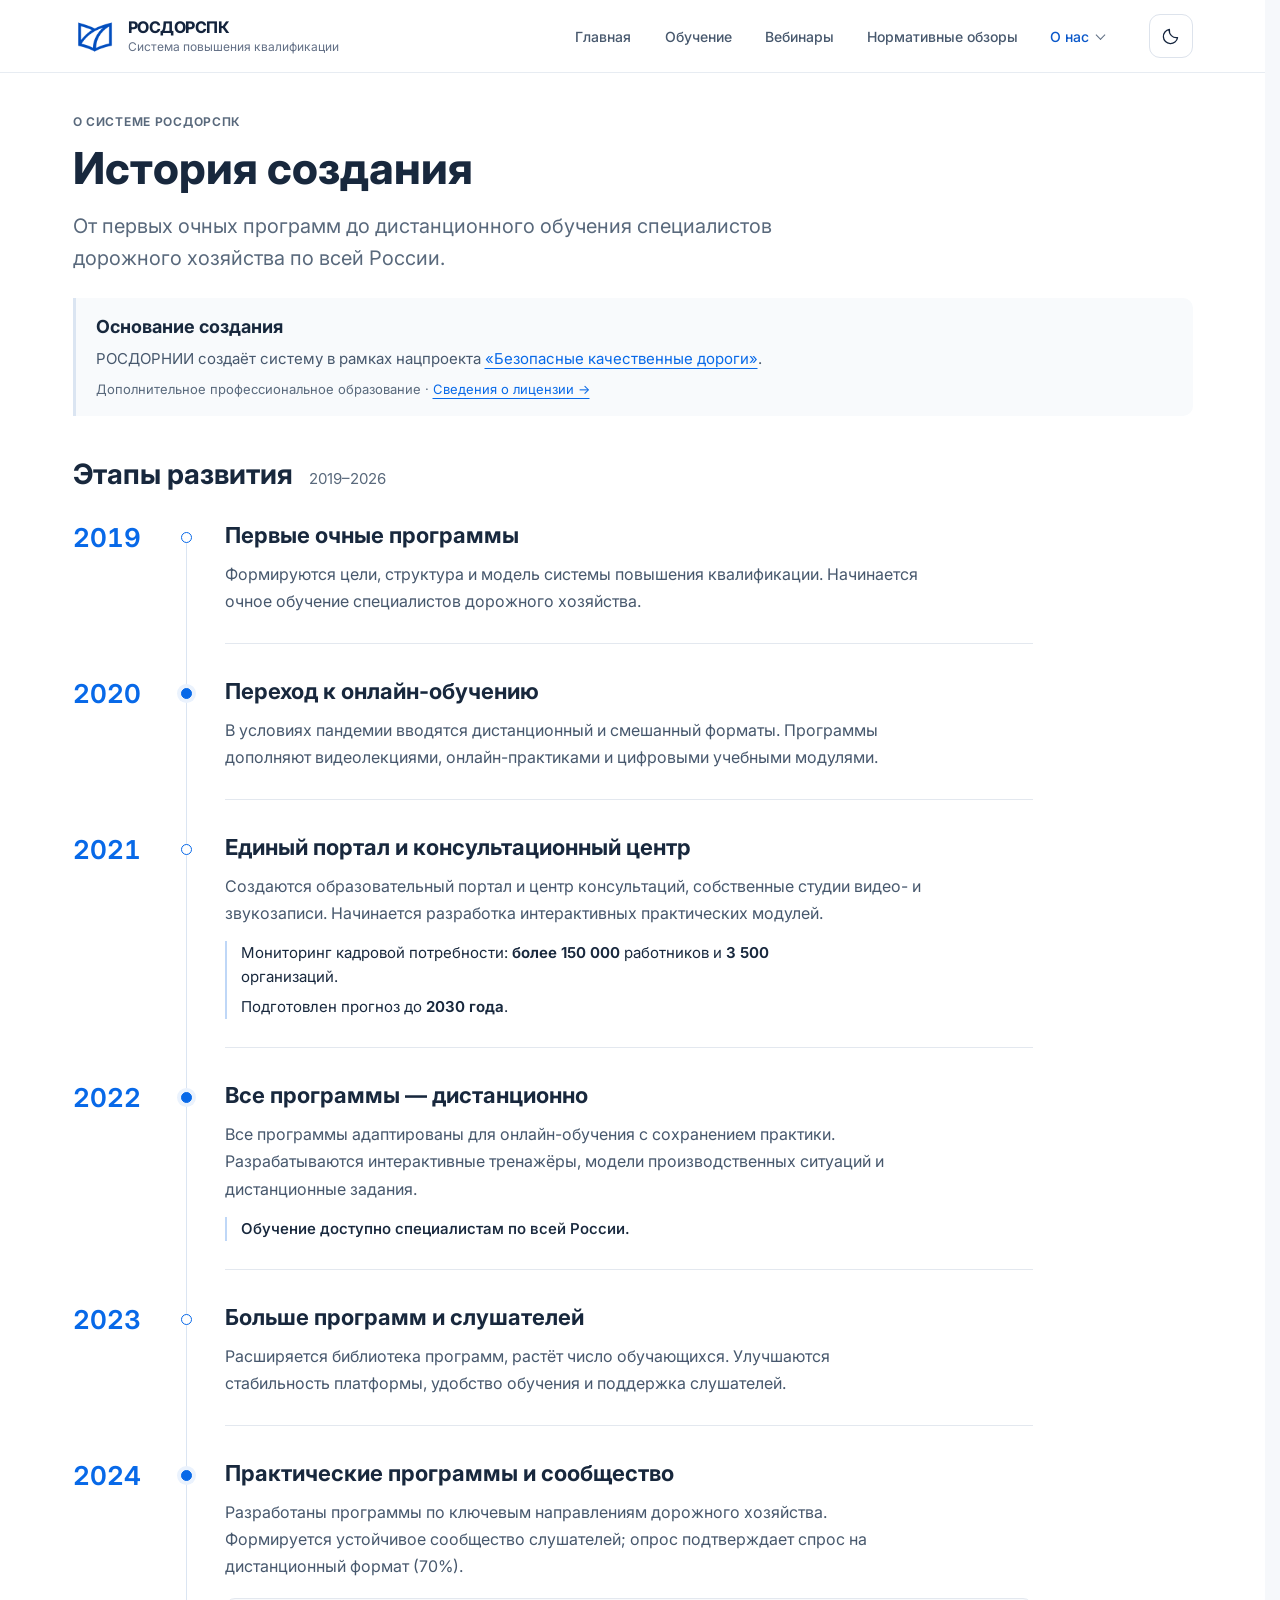
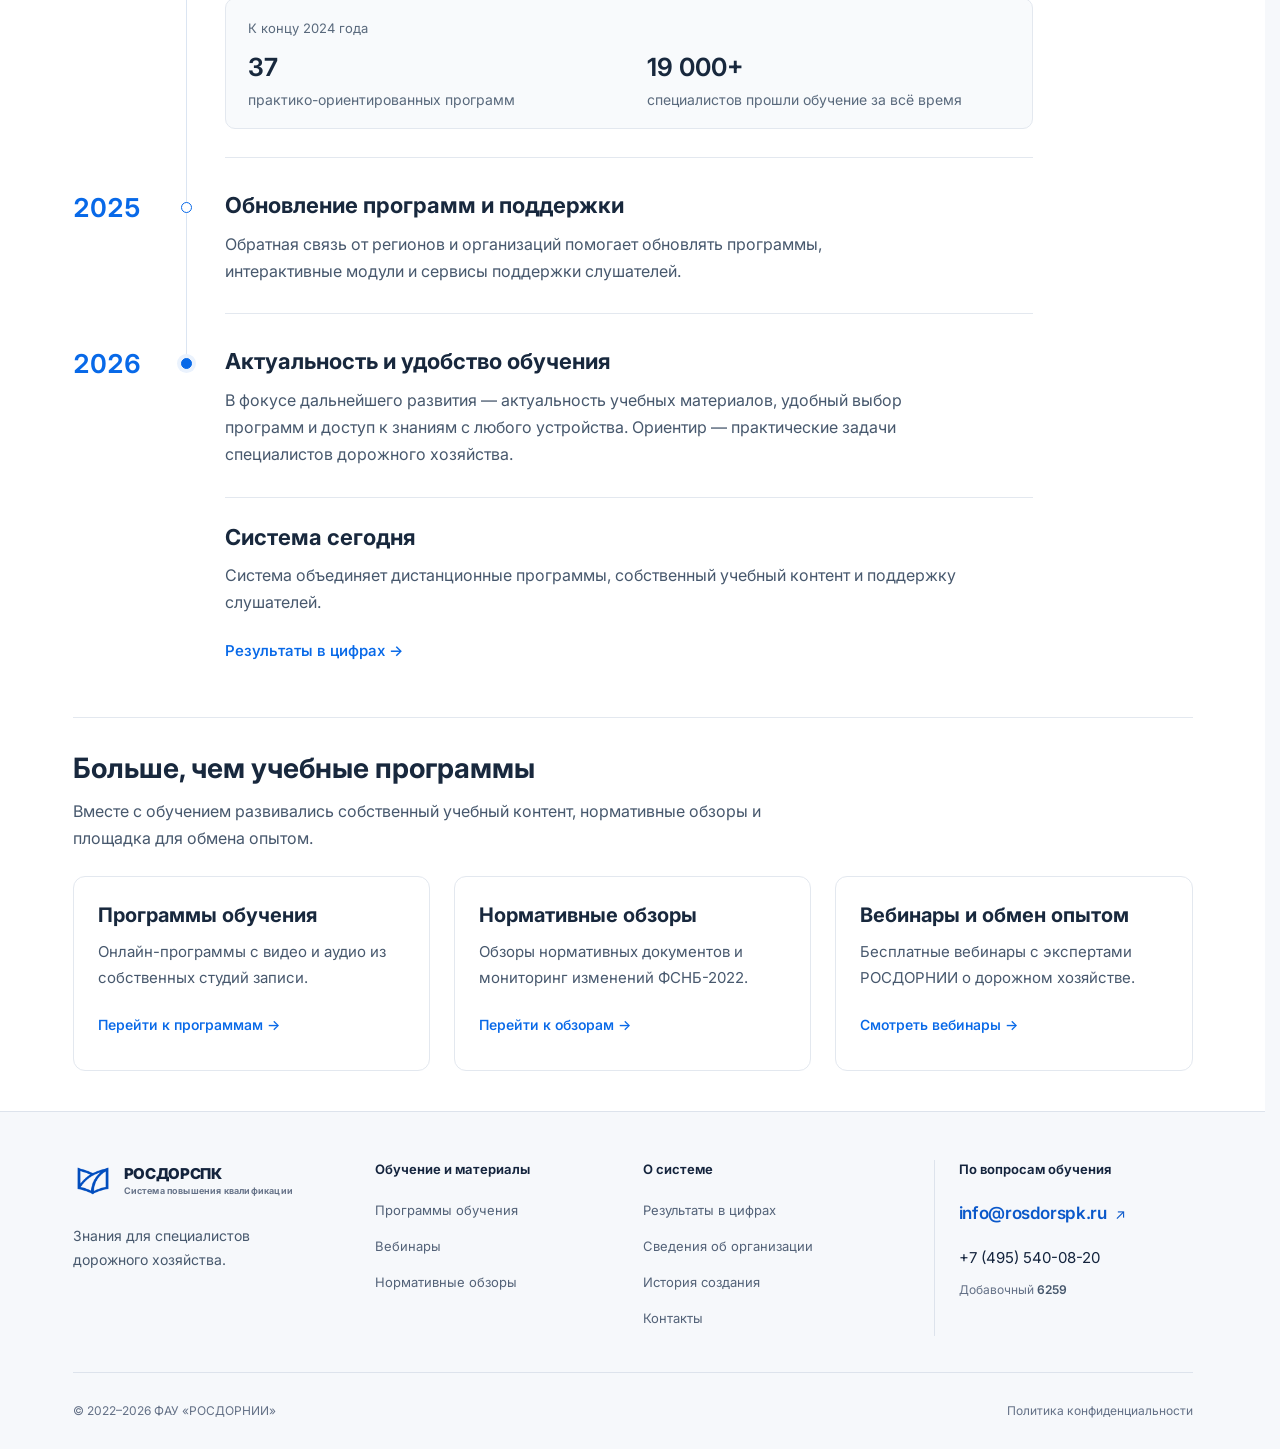
<file: history.html>
<!DOCTYPE html>
<html lang="ru">
<head>
<meta charset="utf-8">
<meta name="viewport" content="width=device-width, initial-scale=1">
<title>История создания — РОСДОРСПК</title>
<meta name="description" content="История создания системы повышения квалификации РОСДОРНИИ: от первых очных программ в 2019 году до развития дистанционного обучения по всей России.">
<script src="site-chrome.js"></script>
<link rel="stylesheet" href="site-chrome.css">
<style>
body{margin:0;background:var(--site-dark-canvas, #fff);color:var(--site-dark-ink, #18283d)}
.history-page{font-family:Inter,-apple-system,BlinkMacSystemFont,"Segoe UI",Arial,sans-serif;-webkit-font-smoothing:antialiased}
.history-page,.history-page *{box-sizing:border-box}
.history-shell{width:min(1120px,calc(100% - 40px));margin-inline:auto}
.history-page a{color:var(--site-dark-link, #0869e8);text-underline-offset:4px}
.history-page a:focus-visible{outline:3px solid var(--site-dark-focus, #79adf1);outline-offset:4px;border-radius:4px}
.history-skip{position:fixed;left:16px;top:-100px;z-index:1000;background:var(--site-dark-action, #0869e8);color:#fff;padding:12px 16px;border-radius:8px}.history-skip:focus{top:16px}
.history-hero{padding:40px 0 24px}
.history-eyebrow{margin:0 0 12px;color:var(--site-dark-muted, #59697c);font-size:12px;font-weight:650;line-height:1.5;letter-spacing:.06em;text-transform:uppercase}
.history-hero h1{margin:0;font-size:44px;font-weight:750;line-height:1.15}
.history-lead{max-width:760px;margin:16px 0 0;font-size:20px;line-height:1.6;color:var(--site-dark-muted, #59697c)}
.history-origin{padding:16px 20px;border-left:3px solid var(--site-dark-line, #dbe5f2);border-radius:0 10px 10px 0;background:var(--site-dark-surface-soft, #f8fafc)}
.history-origin h2{margin:0 0 8px;font-size:18px;line-height:1.4}
.history-origin p{margin:0;font-size:15px;line-height:1.6;color:var(--site-dark-text, #47586d)}
.history-origin p+p{margin-top:12px}
.history-origin .history-origin-note{margin:8px 0 0;font-size:13px;line-height:1.6;color:var(--site-dark-muted, #59697c)}
.history-origin-note a{display:inline-block}
.history-section{max-width:960px;padding:40px 0 0}
.history-section-heading{display:flex;align-items:baseline;gap:16px;margin-bottom:28px}
.history-section-heading h2{margin:0;font-size:28px;line-height:1.3}
.history-section-heading p{margin:0;color:var(--site-dark-muted, #59697c);font-size:15px;line-height:1.5}
.history-timeline{list-style:none;margin:0;padding:0}
.history-step{display:grid;grid-template-columns:120px minmax(0,1fr);column-gap:32px;position:relative;padding:0 0 32px}
.history-step:before{content:"";position:absolute;left:113px;top:16px;bottom:-16px;width:1px;background:var(--site-dark-line, #dbe5f2)}
.history-step:last-child{padding-bottom:0}.history-step:last-child:before{display:none}
.history-year{position:relative;display:block;padding-top:1px;font-size:26px;font-weight:650;line-height:1.3;color:var(--site-dark-link, #0869e8);font-variant-numeric:tabular-nums}
.history-year:after{content:"";position:absolute;left:108px;top:12px;width:9px;height:9px;border:1px solid var(--site-dark-line-strong, #0869e8);border-radius:50%;background:var(--site-dark-surface, #fff)}
.history-step--key .history-year:after{background:var(--site-dark-action, #0869e8);box-shadow:0 0 0 4px var(--site-dark-tint-strong, #eaf2fd)}
.history-event{min-width:0;padding:0 0 28px;border-bottom:1px solid var(--site-dark-line, #e3e8ef)}
.history-step:last-child .history-event{border-bottom:0;padding-bottom:0}
.history-event h3{max-width:34em;margin:0 0 10px;font-size:22px;line-height:1.4}
.history-event p{max-width:70ch;margin:0;font-size:16px;line-height:1.7;color:var(--site-dark-text, #47586d)}
.history-event .history-outcome{margin-top:14px;padding-left:14px;border-left:2px solid var(--site-dark-line-strong, #bfd7f7);color:var(--site-dark-ink, #18283d);font-size:15px;font-weight:550;line-height:1.6}
.history-event p+p{margin-top:12px}
.history-metrics-panel{margin-top:18px;padding:18px 22px;border:1px solid var(--site-dark-line, #e3e8ef);border-radius:10px;background:var(--site-dark-surface-soft, #f8fafc)}
.history-metrics-panel .history-metrics-label{margin:0 0 12px;font-size:13px;color:var(--site-dark-muted, #59697c)}
.history-metrics{display:flex;flex-wrap:wrap;gap:20px 36px;margin:0}
.history-metrics>div{flex:1 1 180px}.history-metrics dt{font-size:25px;font-weight:650;line-height:1.3;color:var(--site-dark-ink, #18283d)}.history-metrics dd{margin:5px 0 0;font-size:14px;line-height:1.5;color:var(--site-dark-muted, #59697c)}
.history-summary{margin:28px 0 0 152px;padding:24px 0 0;border-top:1px solid var(--site-dark-line, #e3e8ef)}
.history-summary h3{margin:0 0 10px;font-size:22px;line-height:1.4}
.history-summary p{margin:0 0 12px;font-size:16px;line-height:1.7;color:var(--site-dark-text, #47586d)}
.history-summary a{display:inline-flex;align-items:center;min-height:44px;font-size:15px;font-weight:550;text-decoration:none}.history-summary a:hover{text-decoration:underline}
.history-practice{margin-top:44px;padding:32px 0 40px;border-top:1px solid var(--site-dark-line, #e3e8ef)}
.history-practice>h2{margin:0 0 12px;font-size:28px;line-height:1.3}
.history-practice-intro{max-width:70ch;margin:0 0 24px;font-size:16px;line-height:1.7;color:var(--site-dark-text, #47586d)}
.history-practice-grid{display:grid;grid-template-columns:repeat(3,minmax(0,1fr));gap:24px}
.history-practice-grid .history-practice-card{display:flex;flex-direction:column;align-items:flex-start;min-width:0;padding:24px;border:1px solid var(--site-dark-line, #e3e8ef);border-radius:12px;background:var(--site-dark-surface-soft, transparent);color:var(--site-dark-ink, #18283d);text-decoration:none}
.history-practice-grid h3{margin:0 0 10px;font-size:20px;line-height:1.4}
.history-practice-grid p{margin:0 0 12px;font-size:15px;line-height:1.7;color:var(--site-dark-text, #47586d)}
.history-card-link{display:inline-flex;align-items:center;min-height:44px;margin-top:auto;color:var(--site-dark-link, #0869e8);font-size:14px;font-weight:550}.history-practice-card:hover{border-color:var(--site-dark-line-strong, #bfd7f7);background:var(--site-dark-surface, #f8fafc)}.history-practice-card:hover .history-card-link{text-decoration:underline}.history-page .history-practice-card:focus-visible{outline:3px solid var(--site-dark-focus, #79adf1);outline-offset:4px;border-radius:12px}
@media(max-width:960px){.history-shell{width:calc(100% - 36px)}.history-hero{padding-top:28px}.history-hero h1{font-size:36px}.history-practice-grid{gap:16px}.history-practice-grid .history-practice-card{padding:20px}}
@media(max-width:760px){.history-practice-grid{grid-template-columns:1fr}.history-step{grid-template-columns:84px minmax(0,1fr);column-gap:20px}.history-step:before{left:77px}.history-year:after{left:72px}.history-summary{margin-left:104px}}
@media(max-width:640px){.history-hero{padding:24px 0}.history-hero h1{font-size:32px}.history-lead{font-size:17px;margin-top:12px}.history-origin{padding:16px}.history-section{padding-top:32px}.history-section-heading{display:block;margin-bottom:24px}.history-section-heading h2,.history-practice>h2{font-size:24px}.history-section-heading p{margin-top:8px}.history-step{display:block;padding:0 0 22px 24px}.history-step:before{left:4px;top:18px;bottom:-18px}.history-year{font-size:23px;margin-bottom:10px}.history-year:after{left:-24px;top:10px}.history-event{padding-bottom:20px}.history-event h3{font-size:20px}.history-event p{font-size:15px}.history-metrics-panel{padding:16px;margin-top:16px}.history-metrics{gap:16px}.history-summary{margin:24px 0 0;padding-top:20px}.history-summary h3{font-size:20px}.history-summary p{font-size:15px}.history-metrics>div{flex-basis:100%}.history-metrics dt{font-size:23px}.history-practice{margin-top:28px;padding:28px 0}}
.history-event .history-outcome--research{font-weight:400}
.history-outcome--research strong{font-weight:650}
.history-forecast{display:block;margin-top:6px}
@media(max-width:640px){
 .history-origin-note .history-note-separator{display:none}
 .history-origin-note a{display:flex;align-items:center;min-height:44px;margin-top:4px;width:fit-content}
 .history-practice-grid .history-practice-card{padding:16px}
 .history-practice-grid p{margin-bottom:8px}
}
</style>
<link rel="icon" type="image/x-icon" sizes="16x16 32x32 48x48 256x256" href="assets/brand/favicon-v4.ico">
<link rel="icon" type="image/png" sizes="32x32" href="assets/brand/favicon-v4-32.png">
</head>
<body>
<a class="history-skip" href="#history-main">Перейти к истории создания</a>
<header class="edu2-chrome edu2-chrome-header">
    <div class="edu2-chrome-container edu2-chrome-header__inner">
      <a class="edu2-chrome-brand" href="index.html" aria-label="РОСДОРСПК — главная">
        <span class="edu2-chrome-brand__mark" aria-hidden="true"><img src="assets/brand/rosdorspk-mark-v4.png" width="256" height="256" alt="" decoding="async"></span>
        <span class="edu2-chrome-brand__text"><strong>РОСДОРСПК</strong><small>Система повышения квалификации</small></span>
      </a>
      <nav class="edu2-chrome-nav" aria-label="Основная навигация">
        <a href="index.html">Главная</a>
        <a href="education.html">Обучение</a>
        <a href="webinars.html">Вебинары</a>
        <a href="regulations.html">Нормативные обзоры</a>
      <div class="edu2-chrome-about" data-edu2-chrome-about>
        <button class="edu2-chrome-about__trigger is-active" type="button" aria-controls="edu2-chrome-about-menu" aria-expanded="false" data-edu2-chrome-about-trigger>О&nbsp;нас <span class="edu2-chrome-about__chevron" aria-hidden="true">⌄</span>
        </button>
        <div class="edu2-chrome-about__menu" id="edu2-chrome-about-menu" aria-hidden="true" inert data-edu2-chrome-about-menu>
          <a class="edu2-chrome-about__item" data-about-icon="results" href="results.html"><strong>Результаты в цифрах</strong><small>Масштаб, география и аудитория</small></a>
          <a class="edu2-chrome-about__item" data-about-icon="organization" href="organization.html"><strong>Сведения об организации</strong><small>Документы, структура и руководство</small></a>
          <a class="edu2-chrome-about__item" data-about-icon="contacts" href="contacts.html"><strong>Контакты</strong><small>Телефон, почта и адрес</small></a>
          <a class="edu2-chrome-about__item is-active" data-about-icon="history" href="history.html" aria-current="page"><strong>История создания</strong><small>Этапы развития системы</small></a>
        </div>
      </div>
      </nav>
      <button class="edu2-chrome-theme" type="button" aria-label="Переключить тему" disabled><span class="edu2-chrome-theme__icon" aria-hidden="true"></span></button>
      <button class="edu2-chrome-menu-button" type="button" aria-expanded="false" aria-controls="edu2-chrome-mobile-menu" aria-label="Открыть меню" data-edu2-chrome-menu-button>
        <span></span><span></span><span></span>
      </button>
    </div>
    <nav class="edu2-chrome-mobile-menu" id="edu2-chrome-mobile-menu" aria-label="Мобильная навигация" aria-hidden="true" inert>
      <a href="index.html">Главная</a>
      <a href="education.html">Обучение</a>
      <a href="webinars.html">Вебинары</a>
      <a href="regulations.html">Нормативные обзоры</a>
    <div class="edu2-chrome-mobile-about" data-edu2-chrome-mobile-about>
      <button class="edu2-chrome-mobile-about__toggle is-active" type="button" aria-expanded="false" aria-controls="edu2-chrome-about-mobile-menu" data-edu2-chrome-mobile-about-toggle>
        О&nbsp;нас <span aria-hidden="true">⌄</span>
      </button>
      <div class="edu2-chrome-mobile-about__menu" id="edu2-chrome-about-mobile-menu" aria-hidden="true" inert data-edu2-chrome-mobile-about-menu>
        <div class="edu2-chrome-mobile-about__inner">
        <a data-about-icon="results" href="results.html">Результаты в цифрах</a>
        <a data-about-icon="organization" href="organization.html">Сведения об организации</a>
        <a data-about-icon="contacts" href="contacts.html">Контакты</a>
        <a data-about-icon="history" class="is-active" href="history.html" aria-current="page">История создания</a>
              </div>
      </div>
    </div>
    </nav>
  </header>
<main class="history-page" id="history-main" data-site-back-top>
 <div class="history-shell">
  <section class="history-hero" aria-labelledby="history-title">
   <p class="history-eyebrow">О системе РОСДОРСПК</p>
   <h1 id="history-title">История создания</h1>
   <p class="history-lead">От первых очных программ до дистанционного обучения специалистов дорожного хозяйства по всей России.</p>
  </section>
  <section class="history-origin" aria-labelledby="history-origin-title">
   <h2 id="history-origin-title">Основание создания</h2>
   <p>РОСДОРНИИ создаёт систему в рамках нацпроекта <a href="https://rosdornii.ru/proekty/bkd/">«Безопасные качественные дороги»</a>.</p>
   <p class="history-origin-note">Дополнительное профессиональное образование<span class="history-note-separator" aria-hidden="true"> · </span><a href="organization.html#general-license">Сведения о лицензии →</a></p>
  </section>
  <section class="history-section" aria-labelledby="history-stages-title">
   <div class="history-section-heading"><h2 id="history-stages-title">Этапы развития</h2><p>2019–2026</p></div>
   <ol class="history-timeline">
    <li class="history-step">
     <time class="history-year" datetime="2019">2019</time>
     <div class="history-event"><h3>Первые очные программы</h3><p>Формируются цели, структура и модель системы повышения квалификации. Начинается очное обучение специалистов дорожного хозяйства.</p></div>
    </li>
    <li class="history-step history-step--key">
     <time class="history-year" datetime="2020">2020</time>
     <div class="history-event"><h3>Переход к онлайн-обучению</h3><p>В условиях пандемии вводятся дистанционный и смешанный форматы. Программы дополняют видеолекциями, онлайн-практиками и цифровыми учебными модулями.</p></div>
    </li>
    <li class="history-step">
     <time class="history-year" datetime="2021">2021</time>
     <div class="history-event"><h3>Единый портал и консультационный центр</h3><p>Создаются образовательный портал и центр консультаций, собственные студии видео- и звукозаписи. Начинается разработка интерактивных практических модулей.</p><p class="history-outcome history-outcome--research">Мониторинг кадровой потребности: <strong>более 150&nbsp;000</strong> работников и <strong>3&nbsp;500</strong> организаций.<span class="history-forecast">Подготовлен прогноз до <strong>2030 года</strong>.</span></p></div>
    </li>
    <li class="history-step history-step--key">
     <time class="history-year" datetime="2022">2022</time>
     <div class="history-event"><h3>Все программы — дистанционно</h3><p>Все программы адаптированы для онлайн-обучения с сохранением практики. Разрабатываются интерактивные тренажёры, модели производственных ситуаций и дистанционные задания.</p><p class="history-outcome">Обучение доступно специалистам по всей России.</p></div>
    </li>
    <li class="history-step">
     <time class="history-year" datetime="2023">2023</time>
     <div class="history-event"><h3>Больше программ и слушателей</h3><p>Расширяется библиотека программ, растёт число обучающихся. Улучшаются стабильность платформы, удобство обучения и поддержка слушателей.</p></div>
    </li>
    <li class="history-step history-step--key">
     <time class="history-year" datetime="2024">2024</time>
     <div class="history-event"><h3>Практические программы и сообщество</h3><p>Разработаны программы по ключевым направлениям дорожного хозяйства. Формируется устойчивое сообщество слушателей; опрос подтверждает спрос на дистанционный формат (70%).</p>
      <div class="history-metrics-panel"><p class="history-metrics-label">К концу 2024 года</p><dl class="history-metrics"><div><dt>37</dt><dd>практико-ориентированных программ</dd></div><div><dt>19&nbsp;000+</dt><dd>специалистов прошли обучение за всё время</dd></div></dl></div>
     </div>
    </li>
    <li class="history-step">
     <time class="history-year" datetime="2025">2025</time>
     <div class="history-event"><h3>Обновление программ и поддержки</h3><p>Обратная связь от регионов и организаций помогает обновлять программы, интерактивные модули и сервисы поддержки слушателей.</p></div>
    </li>
    <li class="history-step history-step--key">
     <time class="history-year" datetime="2026">2026</time>
     <div class="history-event"><h3>Актуальность и удобство обучения</h3><p>В фокусе дальнейшего развития — актуальность учебных материалов, удобный выбор программ и доступ к знаниям с любого устройства. Ориентир — практические задачи специалистов дорожного хозяйства.</p></div>
    </li>
   </ol>
   <div class="history-summary">
    <h3>Система сегодня</h3>
    <p>Система объединяет дистанционные программы, собственный учебный контент и поддержку слушателей.</p>
    <a href="results.html">Результаты в цифрах →</a>
   </div>
  </section>
  <section class="history-practice" aria-labelledby="history-practice-title">
   <h2 id="history-practice-title">Больше, чем учебные программы</h2>
   <p class="history-practice-intro">Вместе с обучением развивались собственный учебный контент, нормативные обзоры и площадка для обмена опытом.</p>
   <div class="history-practice-grid">
    <a class="history-practice-card" href="education.html" aria-labelledby="history-card-education"><h3 id="history-card-education">Программы обучения</h3><p>Онлайн-программы с видео и аудио из собственных студий записи.</p><span class="history-card-link">Перейти к программам →</span></a>
    <a class="history-practice-card" href="regulations.html" aria-labelledby="history-card-regulations"><h3 id="history-card-regulations">Нормативные обзоры</h3><p>Обзоры нормативных документов и мониторинг изменений ФСНБ-2022.</p><span class="history-card-link">Перейти к обзорам →</span></a>
    <a class="history-practice-card" href="webinars.html" aria-labelledby="history-card-webinars"><h3 id="history-card-webinars">Вебинары и обмен опытом</h3><p>Бесплатные вебинары с экспертами РОСДОРНИИ о дорожном хозяйстве.</p><span class="history-card-link">Смотреть вебинары →</span></a>
   </div>
  </section>
 </div>
</main>
<footer class="edu2-chrome edu2-chrome-footer">
  <div class="edu2-chrome-container edu2-chrome-footer__grid">
    <div class="edu2-chrome-footer__brand">
      <a class="edu2-chrome-brand edu2-chrome-brand--footer" href="index.html" aria-label="РОСДОРСПК — главная">
        <span class="edu2-chrome-brand__mark" aria-hidden="true"><img src="assets/brand/rosdorspk-mark-v4.png" width="256" height="256" alt="" decoding="async"></span>
        <span class="edu2-chrome-brand__text"><strong>РОСДОРСПК</strong><small>Система повышения квалификации</small></span>
      </a>
      <p>Знания для специалистов <br>дорожного хозяйства.</p>
    </div>
    <nav class="edu2-chrome-footer__column" aria-label="Обучение и материалы">
      <h2>Обучение и материалы</h2>
      <a href="education.html">Программы обучения</a>
      <a href="webinars.html">Вебинары</a>
      <a href="regulations.html">Нормативные обзоры</a>
    </nav>
    <nav class="edu2-chrome-footer__column" aria-label="О системе">
      <h2>О системе</h2>
      <a href="results.html">Результаты в цифрах</a>
      <a href="organization.html">Сведения об организации</a>
      <a href="history.html">История создания</a>
      <a href="contacts.html">Контакты</a>
    </nav>
    <div class="edu2-chrome-footer__contact">
      <h2>По вопросам обучения</h2>
      <a class="edu2-chrome-footer__email" href="mailto:info@rosdorspk.ru">info@rosdorspk.ru <span aria-hidden="true">↗</span></a>
      <a class="edu2-chrome-footer__phone" href="tel:+74955400820">+7 (495) 540-08-20</a>
      <p>Добавочный <strong>6259</strong></p>
    </div>
  </div>
  <div class="edu2-chrome-container edu2-chrome-footer__bottom">
    <span>© 2022&#8288;–&#8288;2026 ФАУ «РОСДОРНИИ»</span>
    <a class="edu2-chrome-footer__policy" href="policy.html#top">Политика конфиденциальности</a>
  </div>
</footer>
</body>
</html>
</file>
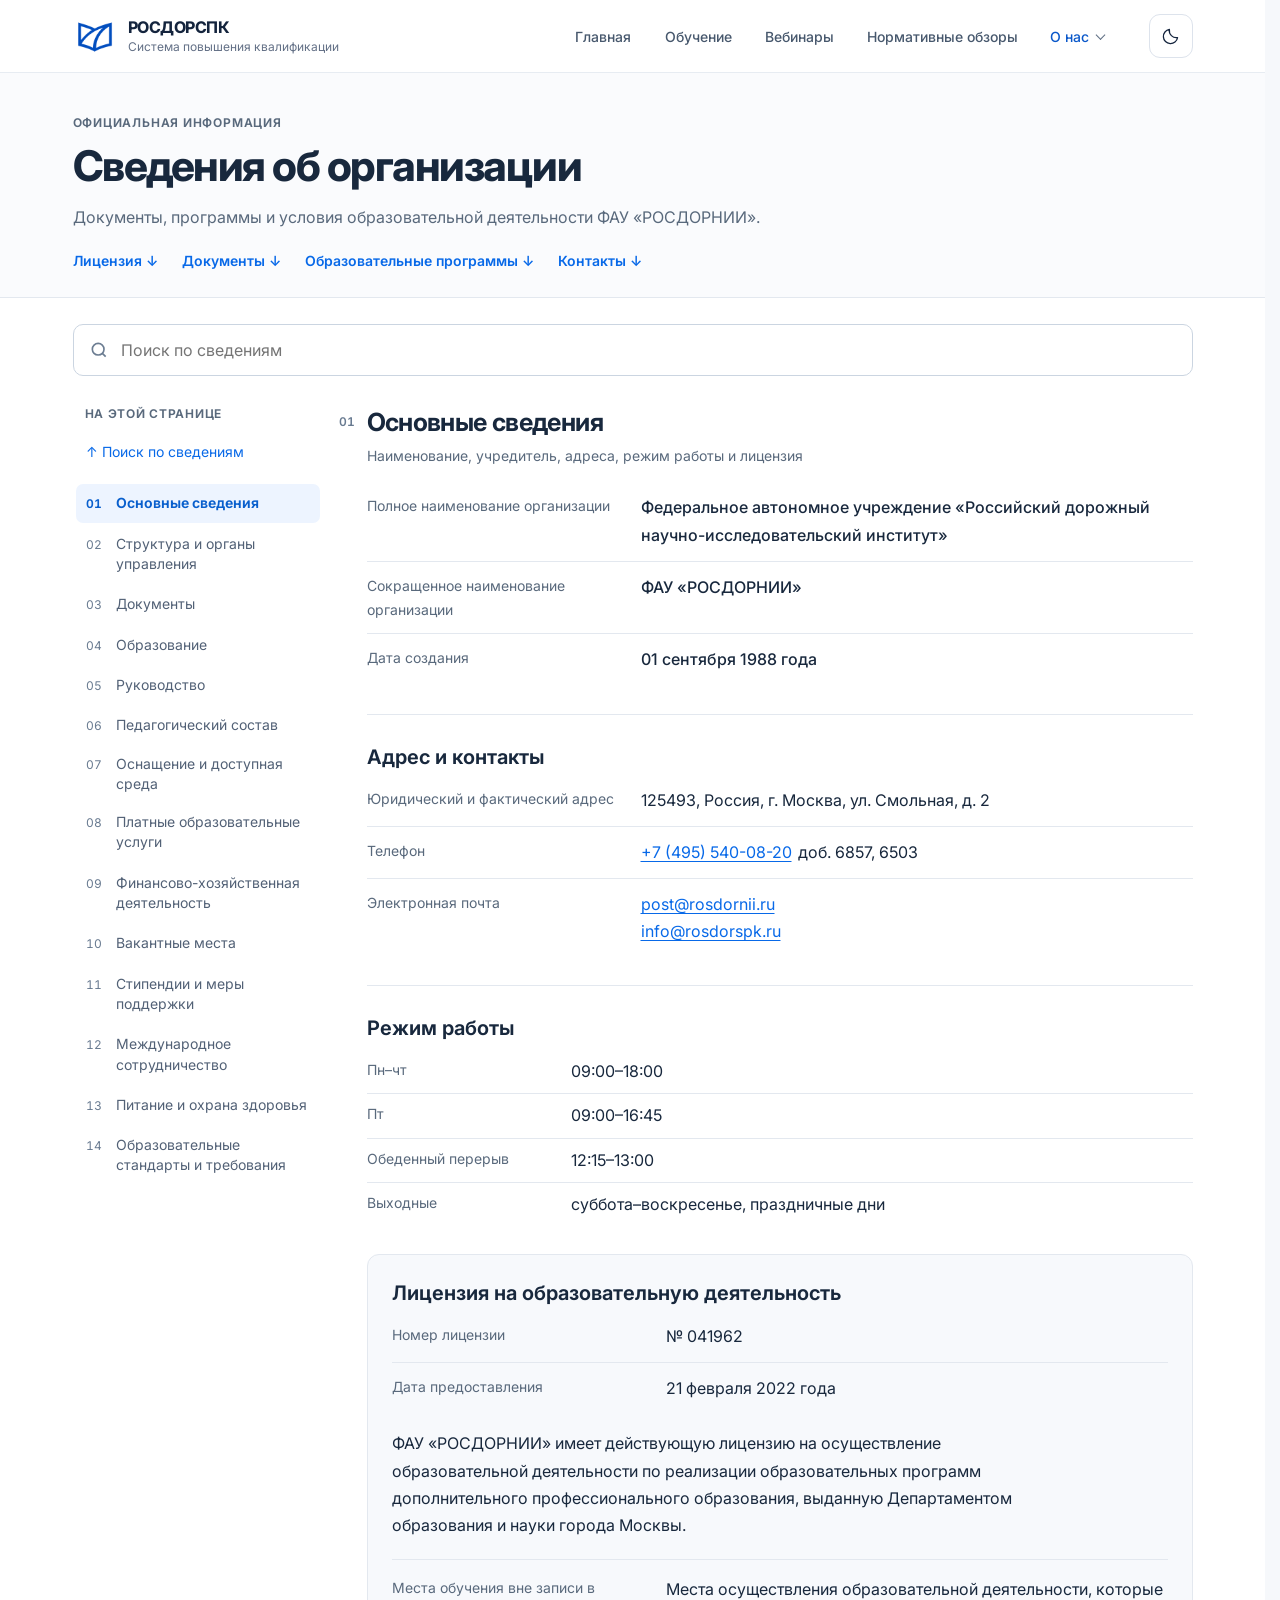
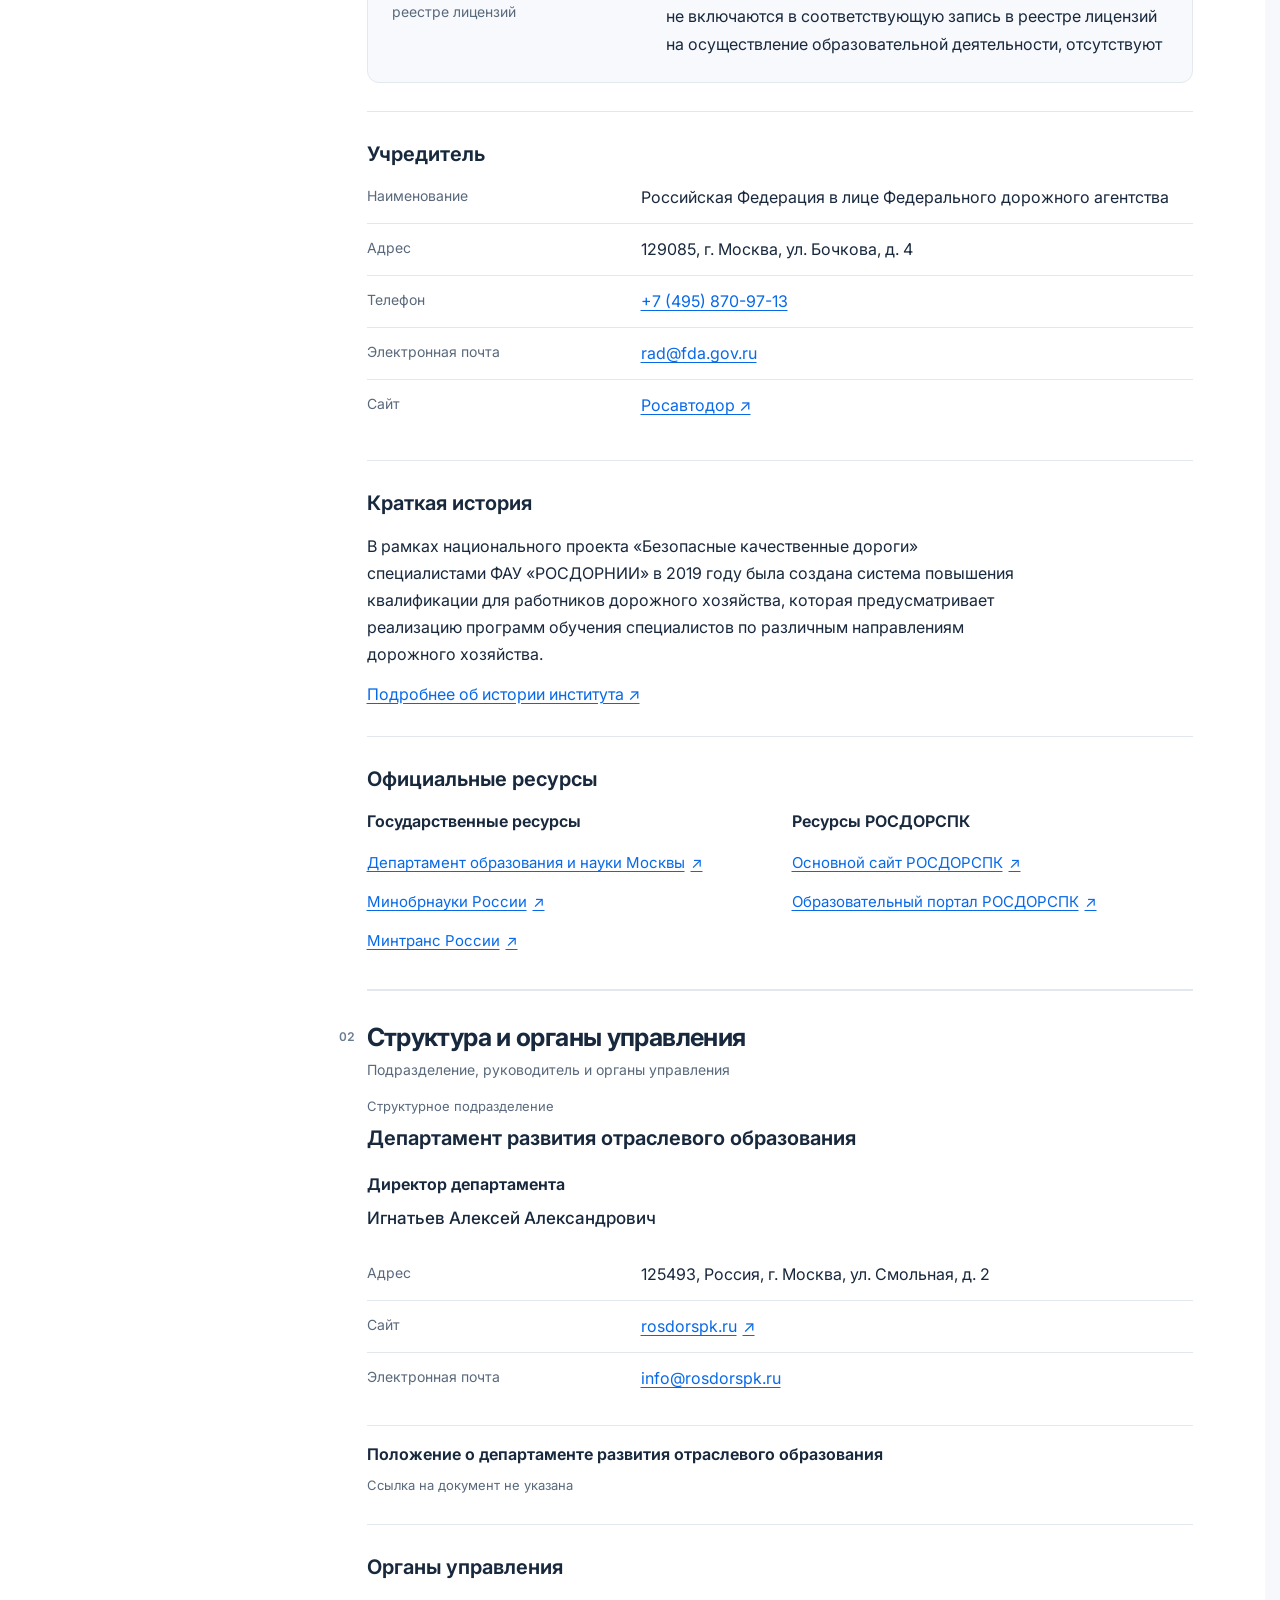
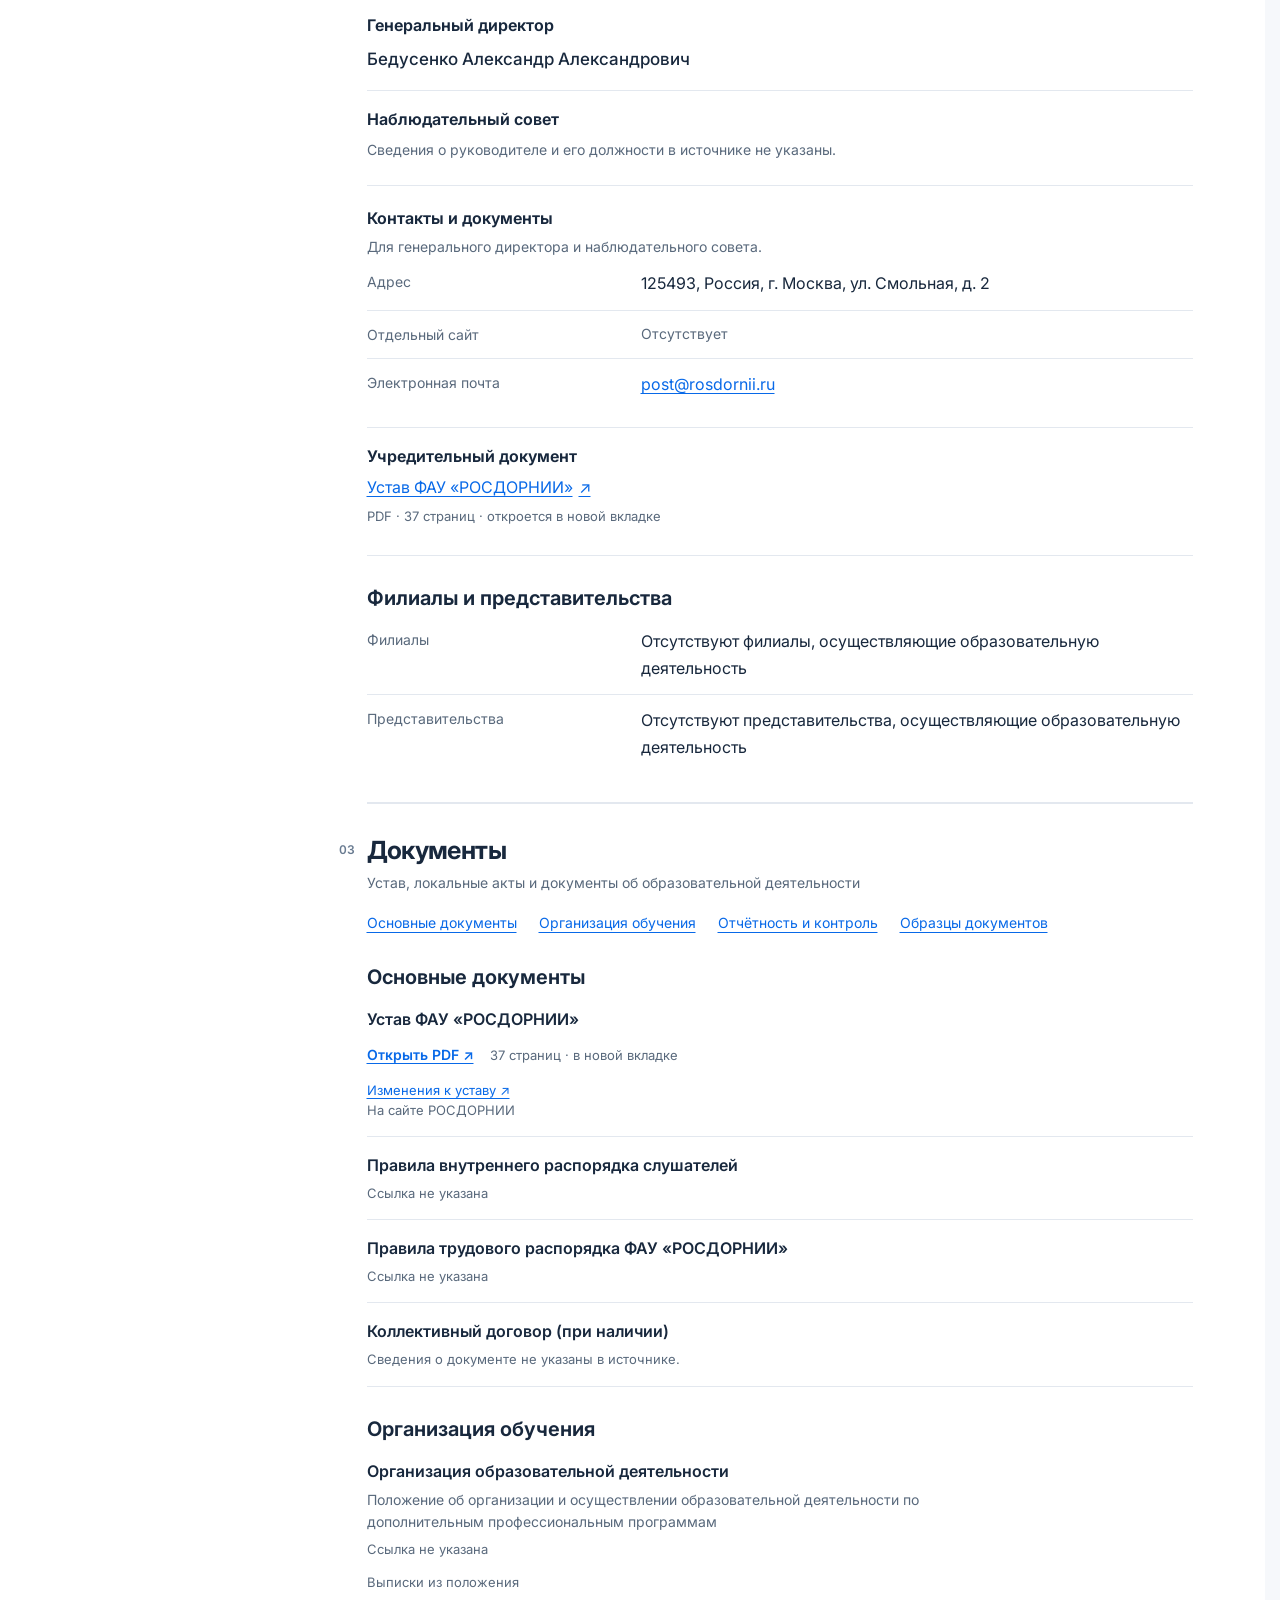
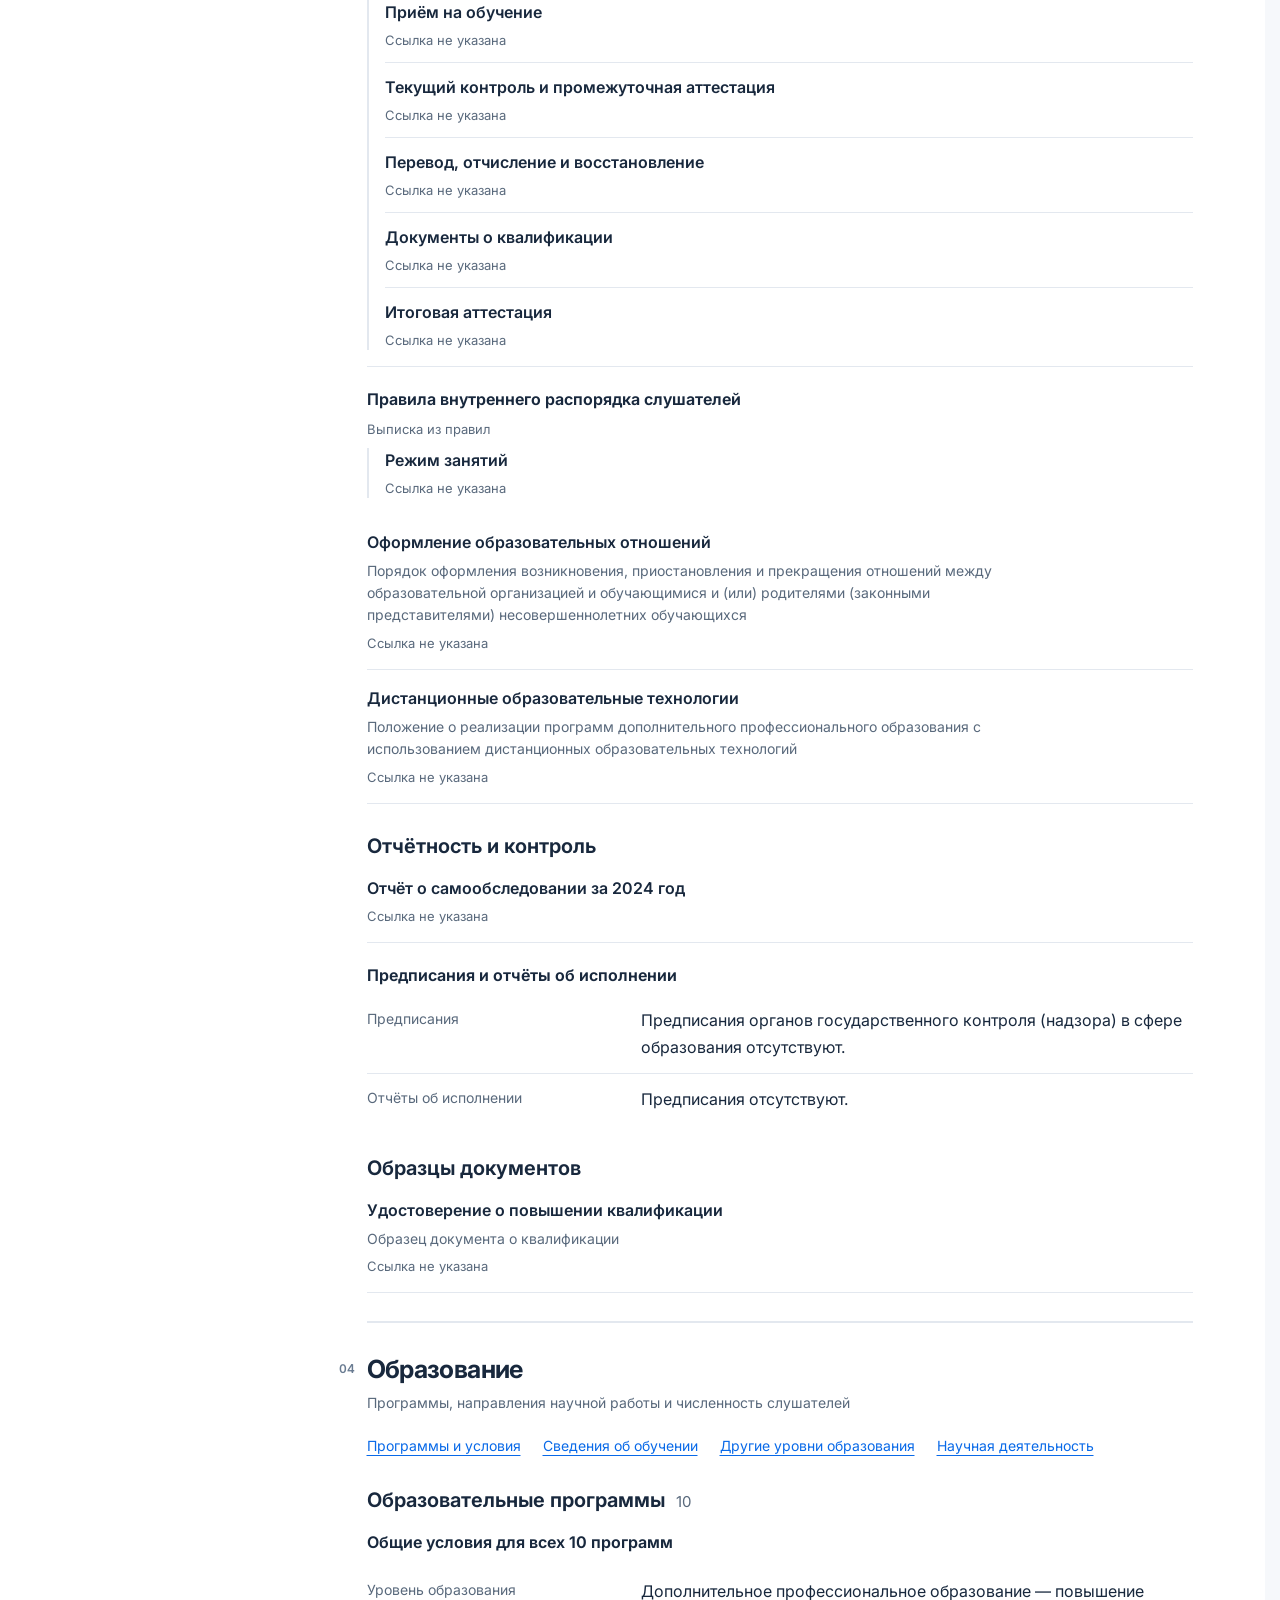
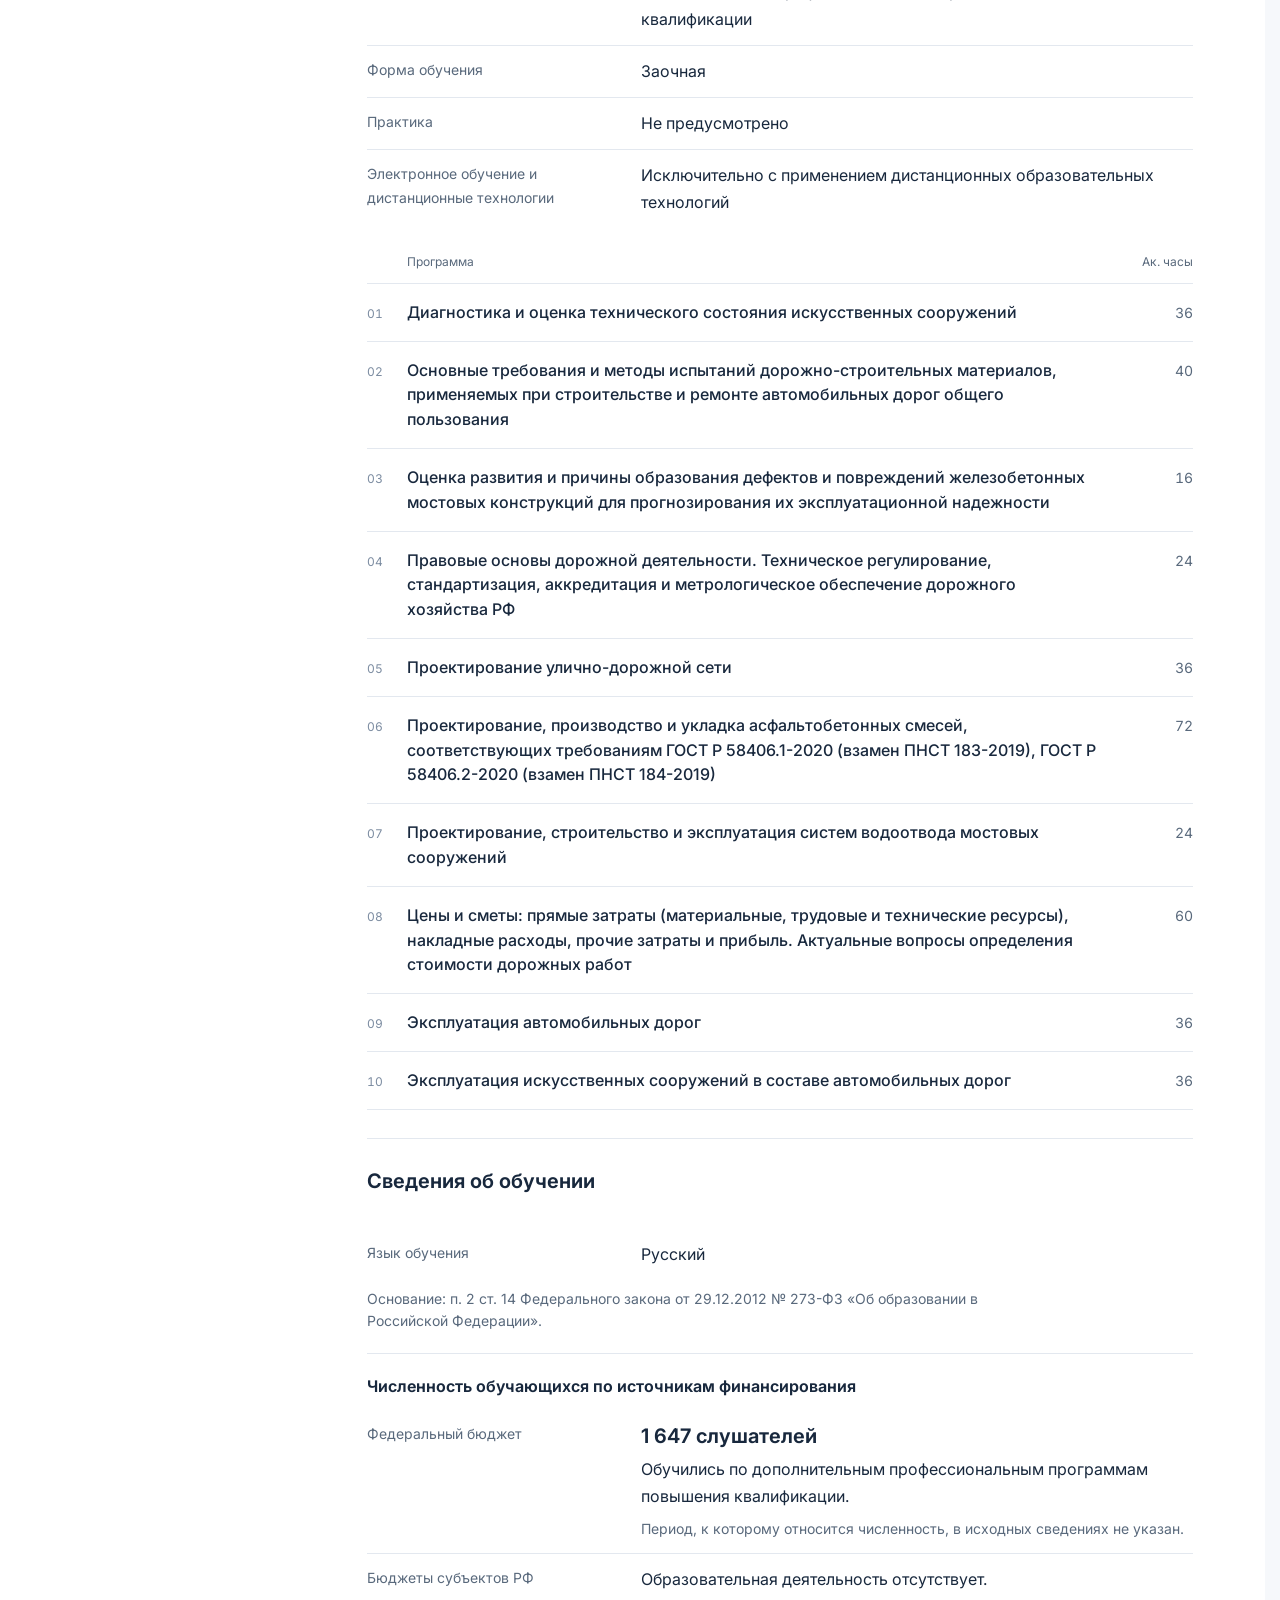
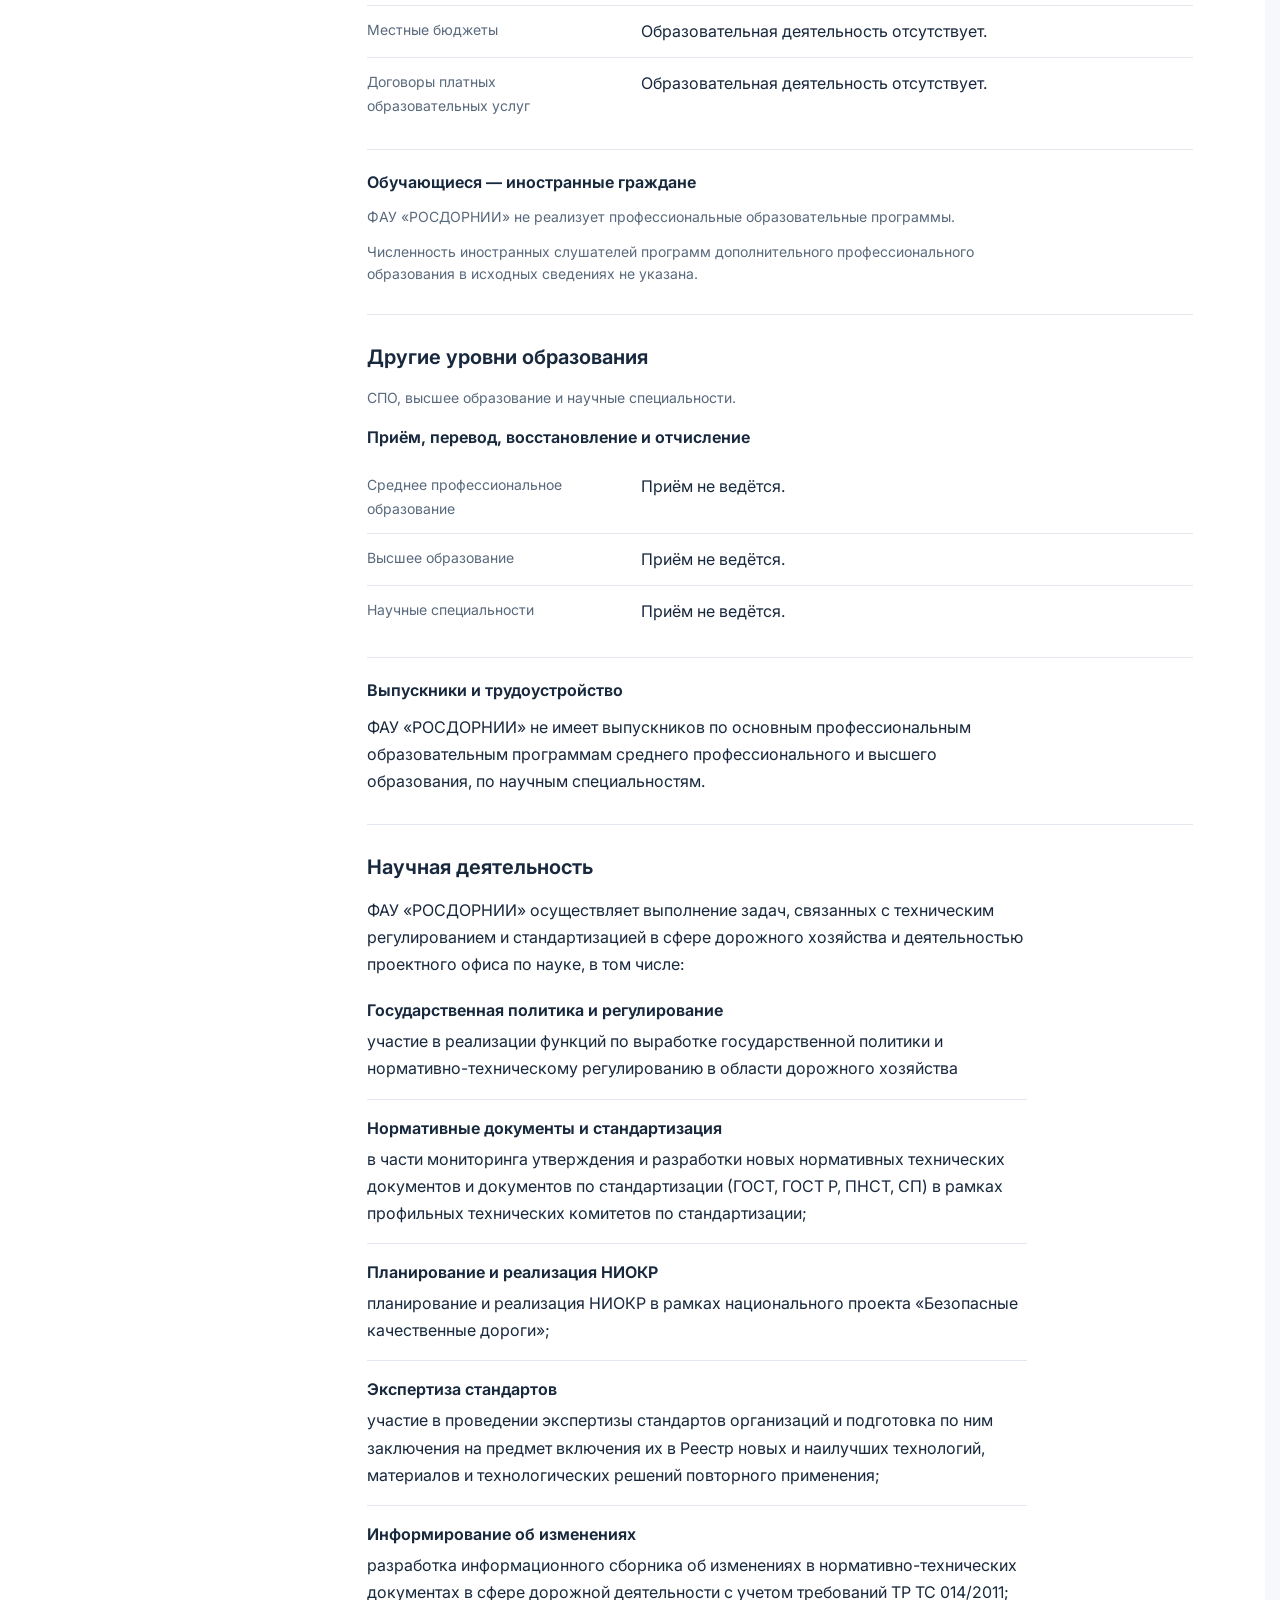
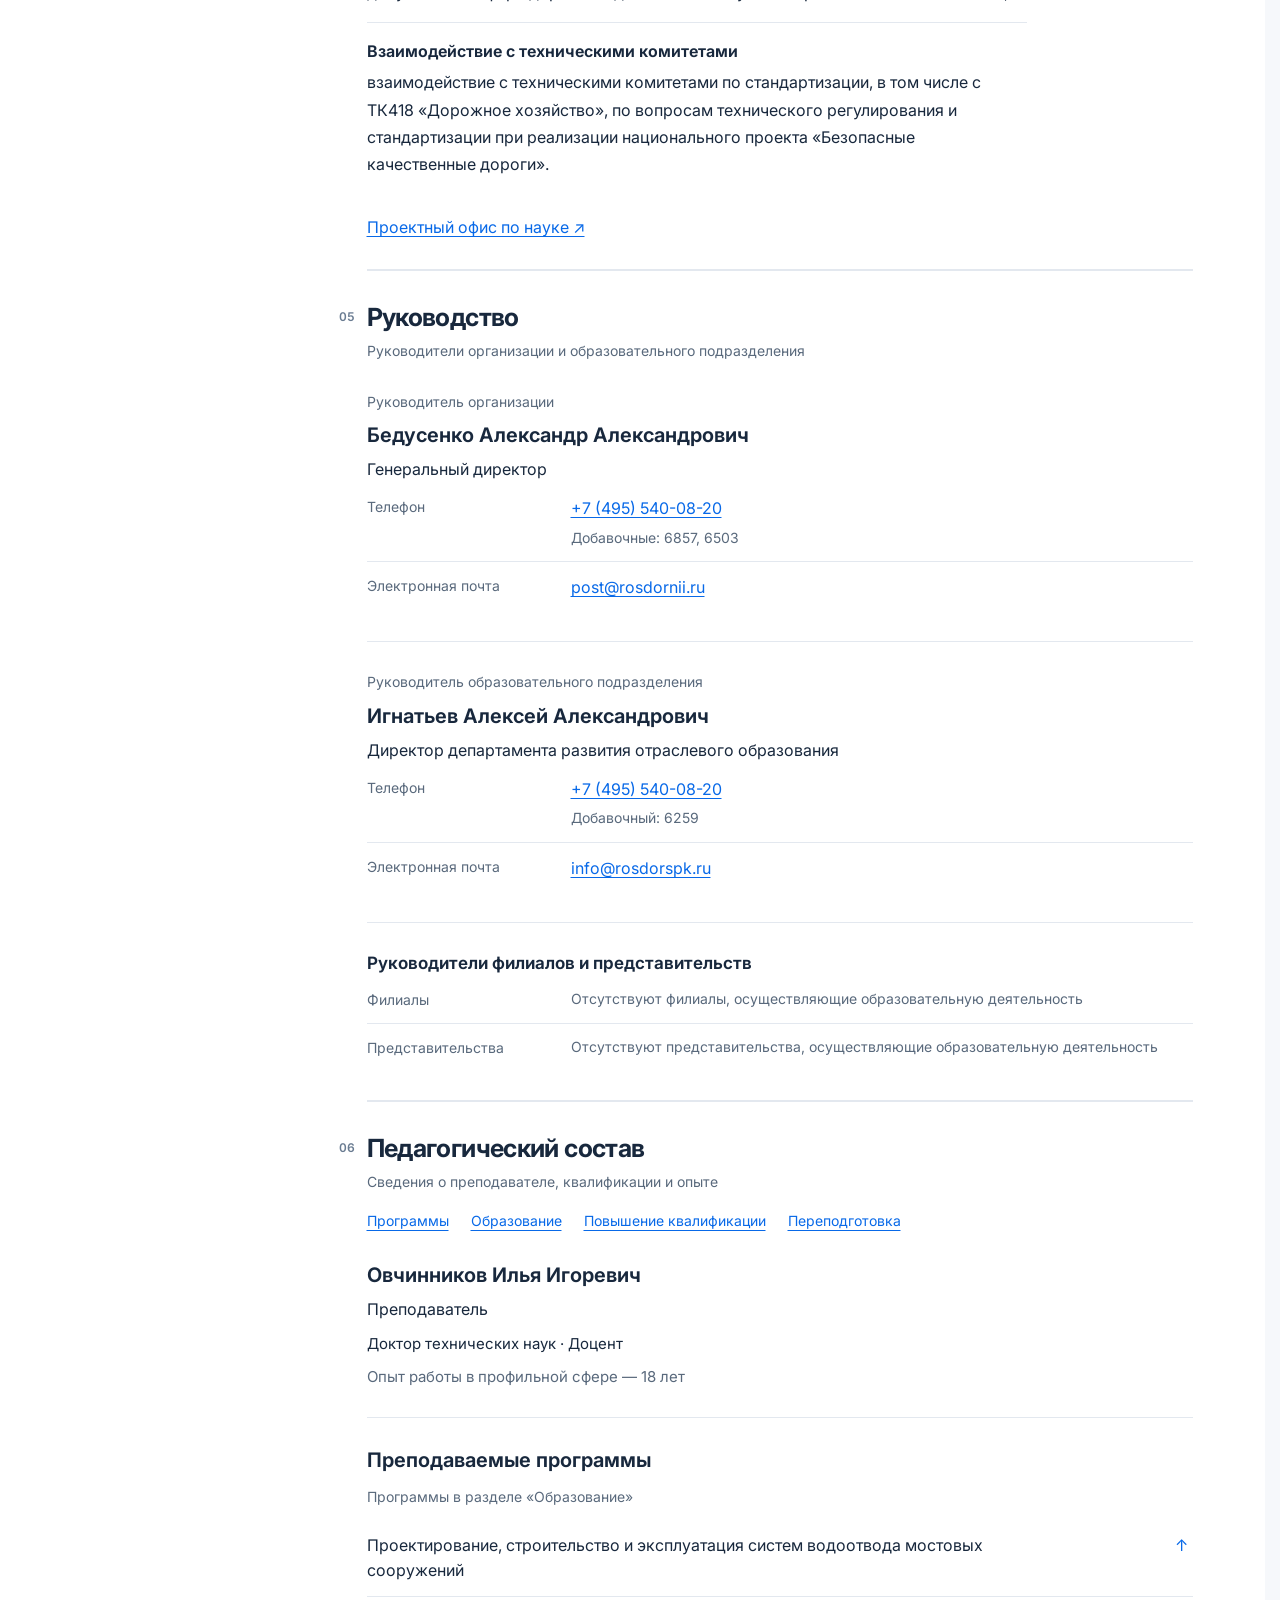
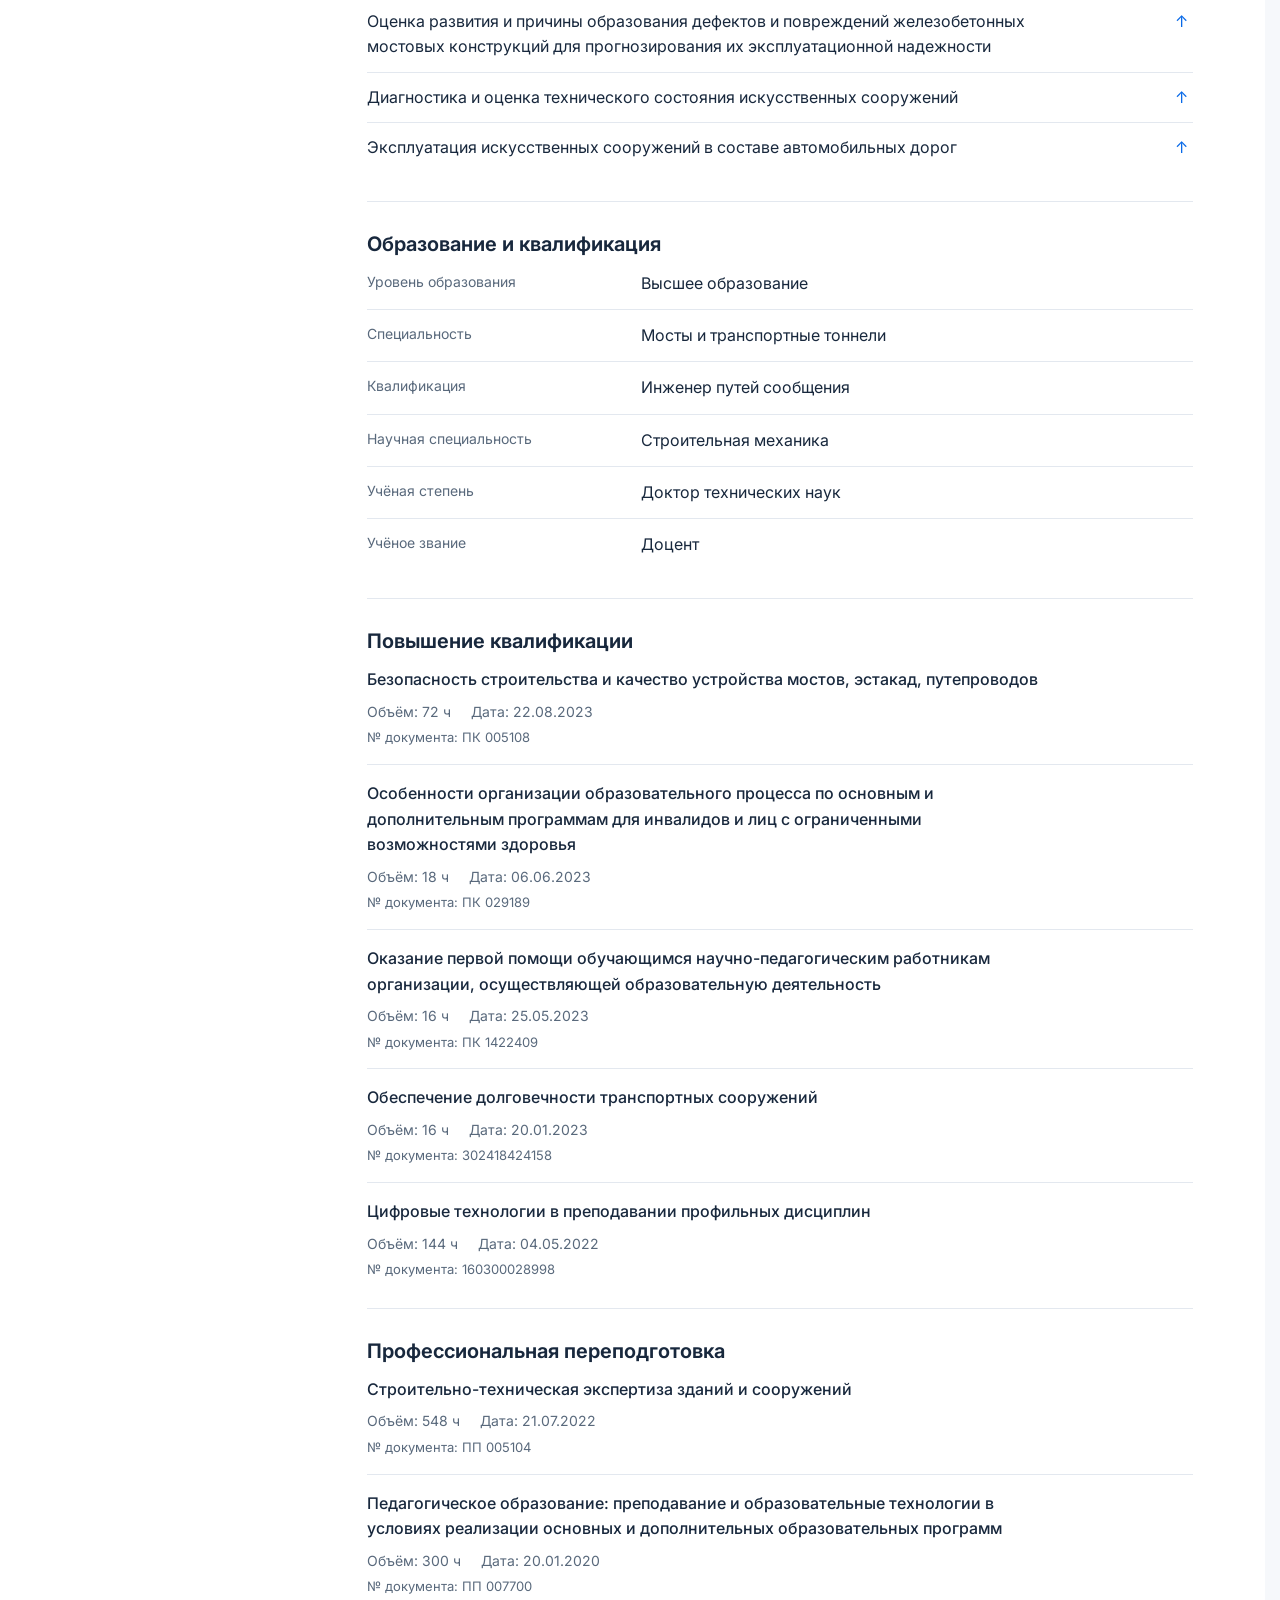
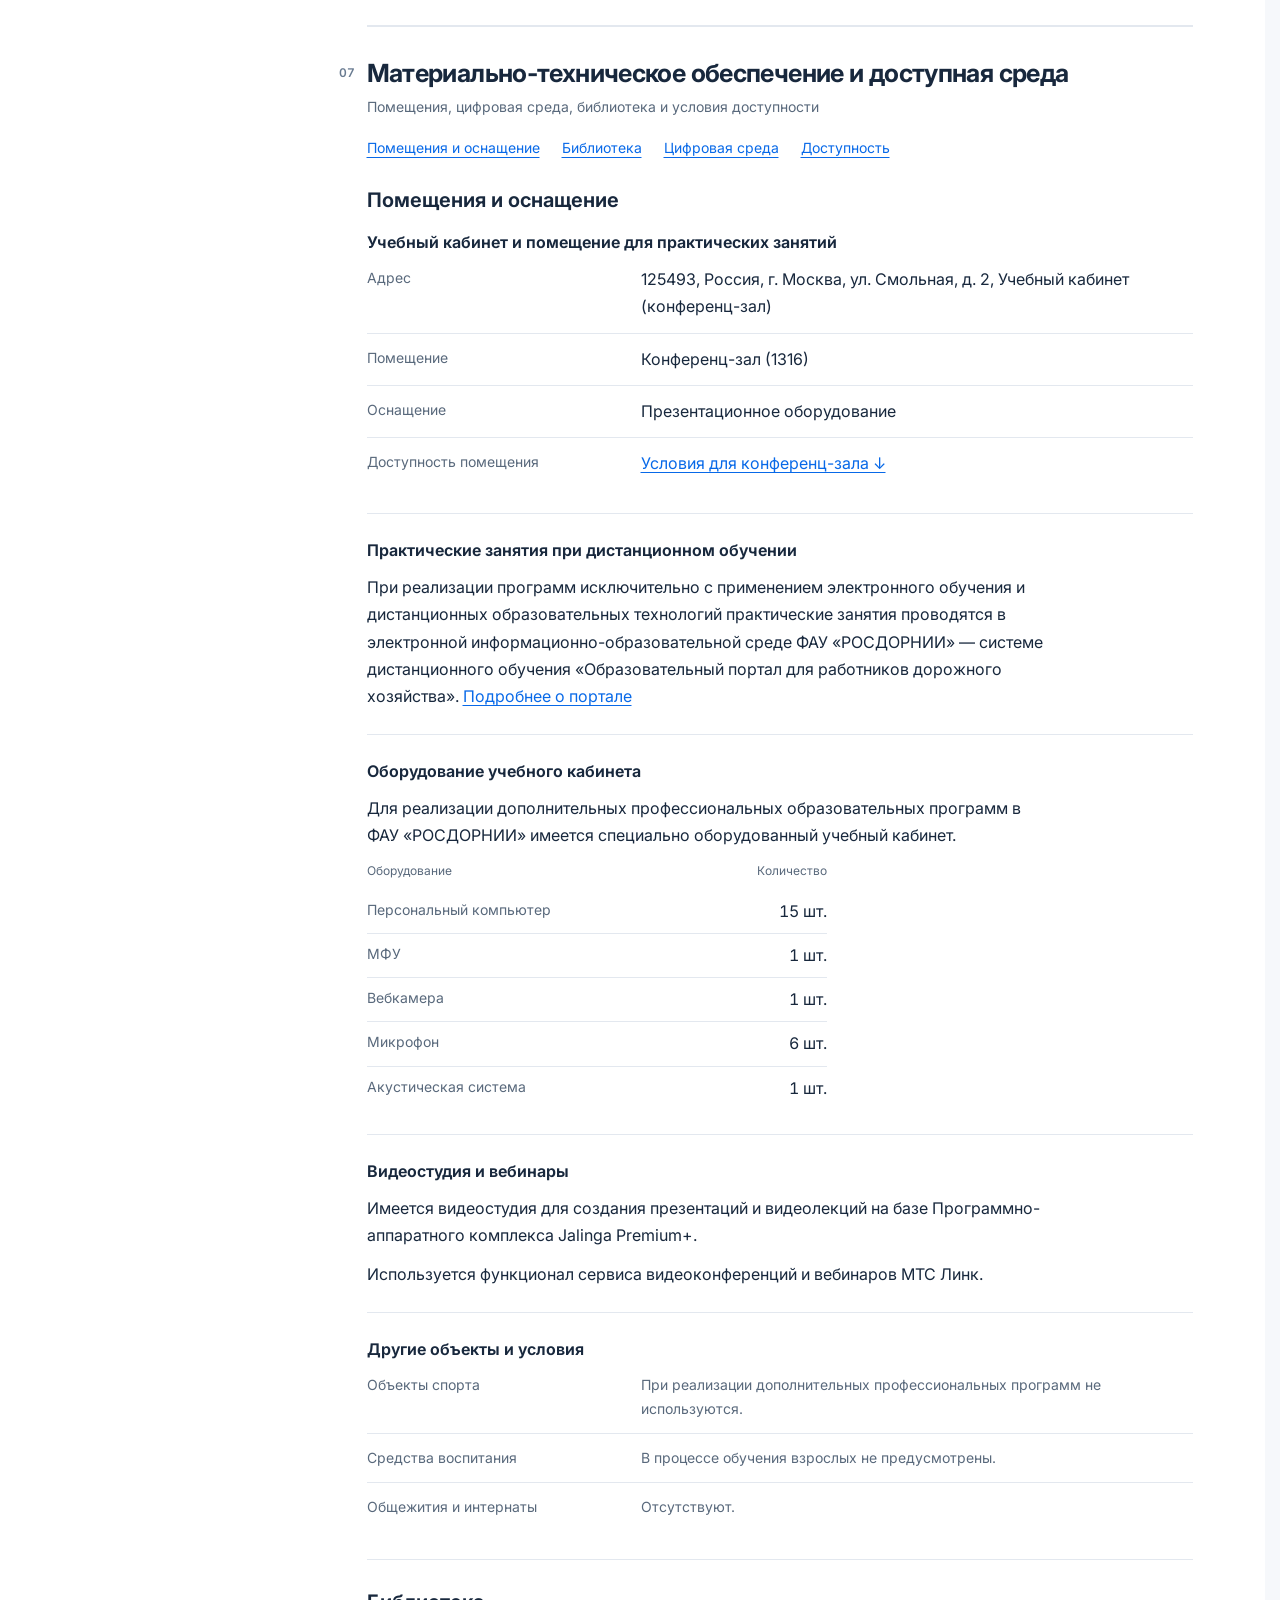
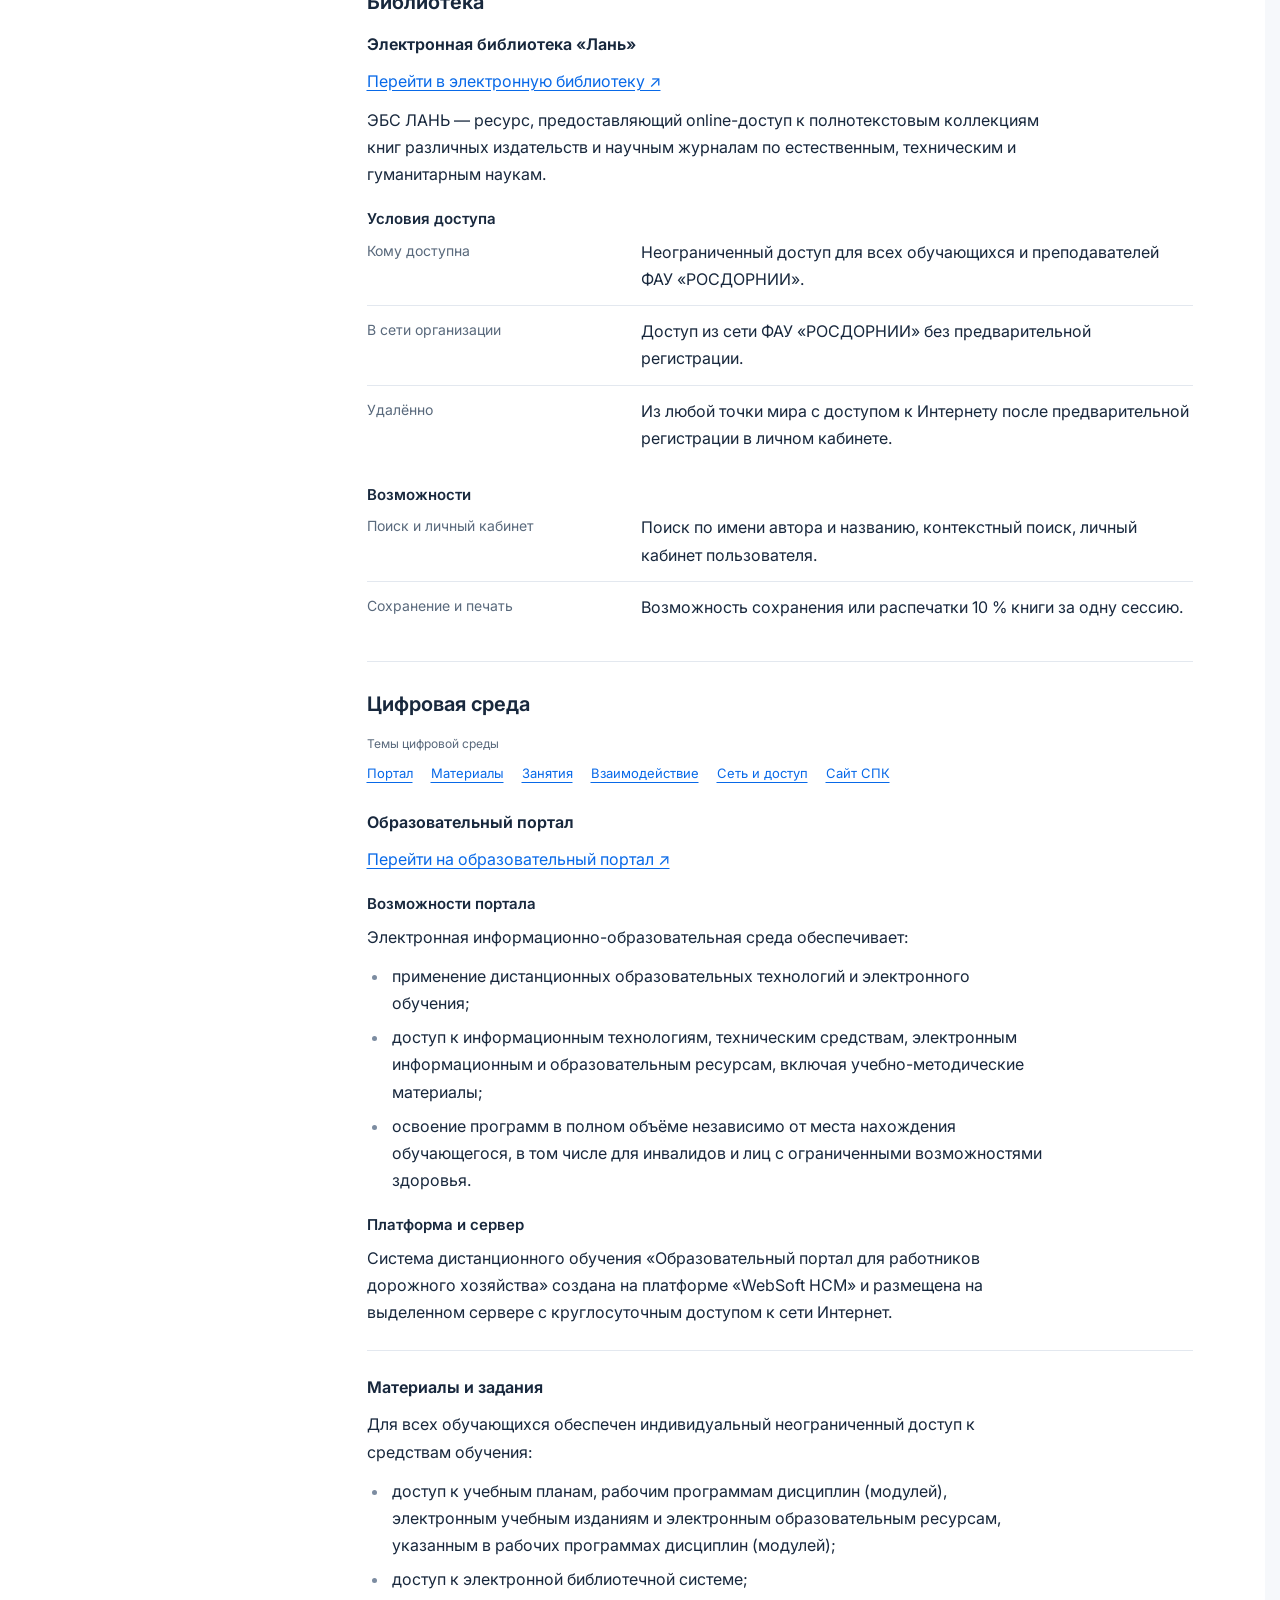
<file: organization.html>
<!doctype html>
<html lang="ru">
<head>
  <meta charset="utf-8">
  <meta name="viewport" content="width=device-width, initial-scale=1">
  <meta name="description" content="Официальные сведения об образовательной деятельности ФАУ «РОСДОРНИИ»: документы, структура, руководство, программы и условия обучения.">
  <title>Сведения об организации — РОСДОРСПК</title>
  <script src="site-chrome.js"></script>
  <link rel="stylesheet" href="site-chrome.css">
  <style>
:root { --org-ink:var(--site-dark-ink, #18283d); --org-muted:var(--site-dark-muted, #59697c); --org-blue:var(--site-dark-link, #0869e8); --org-line:var(--site-dark-line, #e3e8ef); }
html { scroll-behavior:smooth; }
body { margin:0; background:var(--site-dark-canvas, #fff); color:var(--org-ink); }
.org-page { font-family:Inter,-apple-system,BlinkMacSystemFont,"Segoe UI",Arial,sans-serif; -webkit-font-smoothing:antialiased; }
.org-page,.org-page *,.org-page *::before,.org-page *::after { box-sizing:border-box; }
.org-page [hidden] { display:none!important; }
.org-shell { width:min(1120px,calc(100% - 40px)); margin-inline:auto; }
.visually-hidden { position:absolute!important; width:1px!important; height:1px!important; padding:0!important; margin:-1px!important; overflow:hidden!important; clip:rect(0,0,0,0)!important; white-space:nowrap!important; border:0!important; }
.org-skip-link { position:fixed; left:16px; top:-80px; z-index:1000; padding:12px 16px; background:var(--site-dark-action, var(--org-blue)); color:white; border-radius:8px; }
.org-skip-link:focus { top:16px; }
.org-page a { color:var(--org-blue); text-underline-offset:3px; }
.org-page :is(a,button,input,summary):focus-visible { outline:3px solid var(--site-dark-focus, #79adf1); outline-offset:4px; border-radius:5px; }
.org-page button,.org-page input { font:inherit; }
.org-hero { padding:42px 0 28px; border-bottom:1px solid var(--org-line); background:var(--site-dark-surface-soft, #fafbfd); }
.org-eyebrow { margin:0 0 12px; color:var(--org-muted); font-size:12px; font-weight:650; letter-spacing:.065em; text-transform:uppercase; }
.org-hero h1 { margin:0; font-size:clamp(30px,3.3vw,44px); line-height:1.15; letter-spacing:-.035em; font-weight:750; }
.org-hero__lead { max-width:770px; margin:14px 0 0; color:var(--org-muted); font-size:16px; line-height:1.6; }
.org-quicklinks { display:flex; flex-wrap:wrap; gap:10px 24px; margin-top:22px; }
.org-quicklinks a { font-size:14px; font-weight:600; text-decoration:none; }
.org-quicklinks a:hover { text-decoration:underline; }
.org-main { padding:26px 0 80px; }
.org-tools { max-width:100%; margin:0 0 30px; }
.org-search { position:relative; }
.org-search svg { position:absolute; left:16px; top:16px; width:20px; height:20px; color:var(--site-dark-muted, #6c7d92); pointer-events:none; }
.org-search input { width:100%; height:52px; padding:0 54px 0 47px; border:1px solid var(--site-dark-line-strong, #cbd5e1); border-radius:10px; color:var(--org-ink); background:var(--site-dark-surface, #fff); font-size:16px; appearance:none; }
.org-search input::-webkit-search-cancel-button { display:none; }
.org-search input:focus { border-color:var(--site-dark-action, var(--org-blue)); }
@media screen {
 :root[data-site-theme="dark"] .org-search input::placeholder { color:var(--org-muted); opacity:1; }
 :root[data-site-theme="dark"] .org-search input:focus { border-color:transparent; border-radius:10px; outline:2px solid var(--site-dark-focus, #79adf1); outline-offset:0; }
}
.org-search button { position:absolute; right:7px; top:6px; height:40px; width:40px; border:0; border-radius:7px; background:var(--site-dark-raised, #f0f3f7); color:var(--org-ink); font-size:24px; cursor:pointer; }
.org-search-status { margin:10px 0 0; font-size:14px; color:var(--org-muted); }
.org-search-status:empty { display:none; }
.org-search-results { margin-top:14px; padding:6px 18px; border:1px solid var(--org-line); border-radius:10px; background:var(--site-dark-surface-soft, #fafbfd); max-height:440px; overflow:auto; }
.org-result { display:block; padding:14px 0; text-decoration:none; border-bottom:1px solid var(--org-line); }
.org-result:last-child { border-bottom:0; }
.org-result strong { display:block; font-size:15px; }
.org-result small { display:block; margin-top:5px; color:var(--org-muted); font-size:14px; line-height:1.6; }
.org-result:hover strong { text-decoration:underline; }
.org-layout { display:grid; grid-template-columns:250px minmax(0,1fr); gap:44px; align-items:start; }
.org-contents { position:sticky; top:100px; min-width:0; }
.org-contents>strong { display:block; margin:0 12px 12px; font-size:12px; font-weight:650; text-transform:uppercase; letter-spacing:.06em; color:var(--org-muted); }
.org-contents .org-back-search { display:block; margin:0 3px 10px; padding:9px 10px; color:var(--org-blue); font-size:14px; }
#org-search { scroll-margin-top:105px; }
.org-contents nav { display:grid; gap:2px; max-height:var(--org-nav-height,calc(100dvh - 210px)); overflow:auto; overscroll-behavior:contain; scrollbar-width:thin; padding:3px; }
.org-contents a { display:grid; grid-template-columns:22px 1fr; align-items:baseline; gap:8px; padding:9px 10px; border-radius:7px; color:var(--site-dark-text, #526176); font-size:14px; line-height:1.45; text-decoration:none; }
.org-contents a .site-section-menu__number { color:var(--site-dark-muted, #697b91); font-size:12px; font-variant-numeric:tabular-nums; }
.org-contents a:hover { background:var(--site-dark-raised, #f3f5f8); color:var(--org-ink); }
.org-contents a[aria-current="location"] { background:var(--site-dark-tint, #edf4ff); color:var(--site-dark-link, #095fcd); font-weight:650; }
.org-contents a[aria-current="location"] .site-section-menu__number { color:inherit; }
.org-sections { min-width:0; }
.org-section { padding:0 0 28px; margin:0 0 30px; border-bottom:2px solid var(--org-line); scroll-margin-top:105px; }
.org-section:last-child { margin-bottom:0; border-bottom:0; padding-bottom:0; }
.org-section-heading { position:relative; padding-bottom:16px; }
.org-disclosure__number { position:absolute; right:calc(100% + 12px); top:8px; color:var(--site-dark-muted, #697b91); font-size:12px; font-weight:600; font-variant-numeric:tabular-nums; }
.org-disclosure__heading { min-width:0; }
.org-section h2 { margin:0; font-size:25px; line-height:1.3; font-weight:700; letter-spacing:-.025em; }
.org-section-heading small { display:block; margin-top:6px; font-size:14px; line-height:1.55; color:var(--org-muted); }
.org-prose { font-size:16px; line-height:1.7; overflow-wrap:anywhere; }
.org-entry { padding:18px 0; scroll-margin-top:105px; }
.org-entry + .org-entry { border-top:0; }
#paid-services .org-section-heading { margin-bottom:12px; }
#paid-services .org-entry { padding:6px 0 0; }
#paid-services { padding-bottom:24px; }
#finance-own-funds { padding:12px 0 20px; }
#finance-own-funds h3 { font-size:18px; margin-bottom:8px; }
#finance .org-fact-row dd { font-weight:400; }
#standards .org-fact-row { grid-template-columns:minmax(0,1.4fr) minmax(0,1fr); padding:16px 0; }
#standards .org-fact-row dt { color:var(--org-ink); font-size:16px; font-weight:500; }
#standards .org-fact-row dd { font-weight:400; }
@media(max-width:540px) { #standards .org-fact-row { grid-template-columns:1fr; gap:8px; } }

#food-health .org-health-group { margin-top:28px; }
#food-health .org-entry > h3 { font-size:20px; line-height:1.4; }
#food-health .org-health-group h4 { margin:0 0 12px; font-size:17px; line-height:1.45; }
#food-health .org-health-basis { color:var(--org-muted); font-size:14px; }
#food-health .org-fact-row dd { font-weight:400; }
#food-health .org-health-group { scroll-margin-top:var(--org-scroll-offset,105px); }

#support .org-entry { padding:8px 0 0; }
#support .org-fact-row { grid-template-columns:minmax(0,1.4fr) minmax(0,1fr); padding:16px 0; }
#support dt > span { display:block; color:var(--org-ink); font-size:16px; font-weight:500; }
#support dt > small { display:block; margin-top:4px; font-size:14px; line-height:1.55; color:var(--org-muted); }
#support dd { font-weight:400; }
@media(max-width:540px) { #support .org-fact-row { grid-template-columns:1fr; gap:8px; } }

#vacancies .org-vacancies-heading { margin:16px 0 12px; }
#vacancies .org-fact-row dd { font-weight:400; }
#vacancies .org-vacancies-note { padding:20px 0 0; color:var(--org-muted); font-size:14px; }


#facilities .org-local-nav { gap:8px 22px; margin:4px 0 26px; }
#facilities .org-local-nav a { flex:0 1 auto; padding:4px 0; border:0; border-radius:0; background:none; text-decoration:underline; text-underline-offset:4px; }
#facilities .org-local-nav a[aria-current="location"] { font-weight:600; color:var(--org-ink); }
#facilities .org-facilities-anchor { scroll-margin-top:105px; }
#facilities .org-entry { padding:16px 0; }
#facilities .org-topic + .org-topic { margin-top:32px; }
#facilities .org-topic-title { font-size:20px; }
#facilities .org-facilities-access-content .org-records { margin:0; }
#facilities .org-facilities-access-content .org-entry { border-top:1px solid var(--org-line); }
#facilities #facilities-equipment .org-fact-row dd { font-variant-numeric:tabular-nums; }
#facilities #facilities-computer-access ul { margin:8px 0 14px; }
@media(max-width:960px) {
 #facilities .org-facilities-anchor { scroll-margin-top:var(--org-scroll-offset,175px); }
}

#teachers .org-entry { padding:20px 0; }
#teachers h3 { font-size:18px; margin-bottom:14px; }
#teachers h3.org-teacher-name { font-size:22px; line-height:1.4; margin-bottom:6px; }
#teachers .org-teacher-role { margin-bottom:10px; }
#teachers .org-teacher-experience { font-size:15px; color:var(--org-muted); }
#teachers .org-teacher-programs { list-style:none; padding:0; margin:0; max-width:none; }
#teachers .org-teacher-programs li { margin:0; padding:12px 0; border-bottom:1px solid var(--org-line); }
#teachers .org-teacher-programs a { text-decoration-thickness:1px; text-underline-offset:3px; }
#teachers .org-teacher-course { padding:14px 0; border-bottom:1px solid var(--org-line); scroll-margin-top:105px; }
#teachers .org-teacher-course:first-child { padding-top:0; }
#teachers .org-teacher-course h4 { font-size:16px; font-weight:500; margin-bottom:6px; }
#teachers .org-teacher-course-meta { font-size:14px; margin:0 0 4px; }
#teachers .org-teacher-course-document { font-size:13px; color:var(--org-muted); margin:0; }
@media(max-width:960px) {
 #teachers .org-teacher-course { scroll-margin-top:var(--org-scroll-offset,175px); }
}

#leadership .org-leader { padding:20px 0 24px; }
#leadership .org-leader + .org-leader { border-top:1px solid var(--org-line); padding-top:24px; }
#leadership .org-leader-caption { font-size:14px; color:var(--org-muted); margin:0 0 8px; }
#leadership h3.org-person-name { font-size:20px; font-weight:650; line-height:1.45; margin:0 0 6px; }
#leadership .org-leader-position { margin:0 0 18px; font-size:16px; }
#leadership .org-leader-extension { display:inline-block; white-space:nowrap; }
#leadership .org-leader-branches { padding-top:24px; border-top:1px solid var(--org-line); }
#leadership .org-leader-branches h3 { font-size:18px; margin-bottom:12px; }
@media(max-width:540px) {
 #leadership .org-leader-extension { display:block; margin-top:2px; }
}

#education .org-prose > .org-entry > h3,
#education #education-learning-title h3 { font-size:20px; margin-bottom:18px; }
#education .org-education-common { margin:20px 0 26px; scroll-margin-top:105px; }
#education .org-education-common h4 { margin-bottom:8px; }
#education #popup-table1 .org-education-program { display:grid; grid-template-columns:24px minmax(0,1fr) 104px; gap:16px; align-items:baseline; padding:18px 0; }
#education .org-education-program h4 { font-size:16px; font-weight:600; line-height:1.55; margin:0; }
#education .org-education-hours { font-size:14px; color:var(--org-muted); text-align:right; white-space:nowrap; }
#education .org-education-group { margin-top:28px; scroll-margin-top:105px; }
#education #education-learning-title { scroll-margin-top:105px; }
#education .org-education-group .org-entry { padding:16px 0; }
#education .org-education-note { font-size:14px; color:var(--org-muted); margin-top:10px; }
#education #education-item-2 { margin-top:28px; }
#education #education-item-2 li { margin:12px 0; }
@media(max-width:960px) {
 #education .org-education-common, #education .org-education-group, #education #education-learning-title { scroll-margin-top:var(--org-scroll-offset,175px); }
}
@media(max-width:540px) {
 #education #popup-table1 .org-education-program { grid-template-columns:22px minmax(0,1fr); gap:6px 10px; }
 #education .org-education-hours { grid-column:2; text-align:left; }
}

#documents .org-documents-group + .org-documents-group { margin-top:36px; }
#documents .org-documents-group-heading { scroll-margin-top:105px; }
#documents .org-documents-group-heading h3 { font-size:20px; margin:0 0 8px; }
#documents .org-document { display:grid; grid-template-columns:minmax(0,1fr) 168px; gap:24px; padding:18px 0; border-bottom:1px solid var(--org-line); }
#documents .org-document-content { min-width:0; }
#documents .org-document h4 { font-size:16px; font-weight:600; margin:0 0 6px; }
#documents .org-document-purpose { font-size:14px; line-height:1.6; margin:0; }
#documents .org-document > .org-file-status { margin:2px 0 0; font-size:13px; line-height:1.55; }
#documents .org-documents-control { padding:20px 0 0; }
#documents .org-documents-control h4 { margin-bottom:8px; }
@media(max-width:960px) {
 #documents .org-document { grid-template-columns:minmax(0,1fr); gap:8px; }
 #documents .org-documents-group-heading { scroll-margin-top:var(--org-scroll-offset,175px); }
}

#structure .org-entry > h3 { font-size:18px; margin-bottom:14px; }
#structure .org-structure-person { font-size:17px; font-weight:500; margin-bottom:12px; }
#popup-table0 { margin:0; }
#popup-table0 .org-record { border:0; border-radius:0; padding:18px 0; margin:0; }
#popup-table0 .org-record + .org-record { border-top:1px solid var(--org-line); }
#popup-table0 .org-record h4 { margin-bottom:12px; }
#popup-table0 .org-fact-row dd { font-weight:400; }

#general .org-general-group { padding:24px 0 18px; }
#general .org-general-group > h3 { font-size:18px; margin-bottom:12px; }
#general .org-general-group > .org-entry { padding:10px 0; }
#general .org-general-group > .org-entry:last-child { padding-bottom:0; }
#general .org-general-sites p { margin-bottom:10px; }
#general .org-general-sites a { font-size:15px; }

.org-prose :is(h3,h4) { margin:0 0 10px; font-size:16px; font-weight:650; line-height:1.5; color:var(--org-ink); }
.org-prose p { max-width:740px; margin:0 0 12px; }
.org-prose p:last-child { margin-bottom:0; }
.org-prose ul { max-width:740px; margin:10px 0; padding-left:22px; }
.org-prose li { padding-left:3px; margin:7px 0; }
.org-prose li::marker { color:var(--site-dark-muted, #7c8ca1); }
.org-facts { margin:0 0 8px; }
.org-fact-row { display:grid; grid-template-columns:250px minmax(0,1fr); gap:24px; padding:16px 0; border-bottom:1px solid var(--org-line); scroll-margin-top:105px; }
.org-fact-row dt { color:var(--org-muted); font-size:14px; }
.org-fact-row dd { margin:0; font-weight:500; }
.org-document { padding:20px 0; border-bottom:1px solid var(--org-line); }

.org-document h3 { max-width:760px; margin-bottom:6px; font-size:16px; font-weight:600; }
.org-document .org-document-purpose { margin-bottom:8px; font-size:14px; color:var(--org-muted); }
.org-document-source { margin-top:10px!important; font-size:13px; font-weight:400!important; }
.org-file-status { display:block; color:var(--site-dark-muted, #59697c); font-size:13px; margin-top:8px; font-weight:400; }
.org-records { margin:18px 0 12px; scroll-margin-top:105px; }
.org-record { border:1px solid var(--org-line); border-radius:10px; margin-top:12px; padding:20px; background:var(--site-dark-surface, #fff); scroll-margin-top:105px; }
.org-record h4 { margin:0 0 16px; font-size:17px; line-height:1.4; }
#popup-table1 .org-record { padding:0; margin-top:0; border-radius:0; border-width:0 0 1px; }
#popup-table1 { border-top:1px solid var(--org-line); }
.org-record-number { flex:none; color:var(--site-dark-muted, #7c8ca1); font-size:12px; font-variant-numeric:tabular-nums; }
.org-page mark { background:var(--site-dark-highlight, #fff0aa); color:var(--site-dark-ink, #16263d); border-radius:2px; padding:1px 0; }
.org-page [tabindex="-1"]:focus { outline:none; }
@media(max-width:1000px) {
 .org-layout { grid-template-columns:220px minmax(0,1fr); gap:28px; }
 .org-fact-row { grid-template-columns:250px minmax(0,1fr); gap:20px; }
}
@media(max-width:960px) {
 .org-shell { width:calc(100% - 36px); }
 .org-hero { padding:22px 0 18px; }
 .org-hero h1 { font-size:32px; }
 .org-hero__lead { margin-top:10px; font-size:15px; }
 .org-quicklinks { gap:10px 18px; margin-top:14px; }
 .org-quicklinks a { font-size:14px; }
 .org-main { padding:16px 0 48px; }
 .org-tools { margin-bottom:18px; }
 .org-layout { display:block; }
 .org-contents { --site-section-menu-top:var(--org-header-height, 76px); margin-bottom:24px; }
 .org-contents .org-back-search { display:none; }
 #org-search { scroll-margin-top:var(--org-scroll-offset,175px); }
 .org-contents a { min-height:44px; align-items:center; font-size:14px; }
 .org-section,.org-entry,.org-records,.org-record,.org-fact-row { scroll-margin-top:var(--org-scroll-offset,175px); }
 .org-section { margin-bottom:28px; padding-bottom:28px; }
 .org-section h2 { font-size:23px; }
 .org-section-heading { padding-bottom:10px; }
 .org-disclosure__number { right:0; top:5px; font-size:12px; }
 .org-section h2 { padding-right:30px; }
 .org-prose { font-size:16px; }
 .org-fact-row { grid-template-columns:250px minmax(0,1fr); gap:20px; padding:12px 0; }
 .org-entry { padding:14px 0; }
 .org-document { padding:18px 0; }
 .org-record { padding:16px; }
 .org-search-results { padding-inline:12px; max-height:50dvh; }
}

.org-facts--details { margin:0; }
.org-facts--details .org-fact-row { grid-template-columns:250px minmax(0,1fr); gap:24px; padding:12px 0; }
.org-facts--details .org-fact-row:last-child { border-bottom:0; }
.org-facts--details dd { font-weight:400; }
.org-person-name { font-size:18px; font-weight:600; }
.org-result .org-result-context { display:block; margin-bottom:4px; font-size:13px; color:var(--org-muted); }
.org-local-nav { display:flex; flex-wrap:wrap; gap:8px; margin:4px 0 28px; }
.org-local-nav a { padding:9px 13px; border:1px solid var(--org-line); border-radius:8px; text-decoration:none; font-size:14px; line-height:1.5; }
.org-local-nav a:hover,.org-local-nav a[aria-current="location"] { color:var(--site-dark-link, #095fcd); background:var(--site-dark-tint, #edf4ff); border-color:var(--site-dark-line-strong, #c2d9f9); }
.org-topic,[data-search-heading] { scroll-margin-top:105px; }
.org-topic { margin-top:30px; }
.org-prose .org-topic-title { margin:0 0 14px; padding-bottom:12px; border-bottom:1px solid var(--org-line); font-size:20px; line-height:1.4; }
.org-topic .org-entry:first-of-type { padding-top:4px; }
.org-topic .org-entry:empty { padding:0; }
@media(max-width:960px) { .org-topic,[data-search-heading] { scroll-margin-top:var(--org-scroll-offset,175px); } }
@media(max-width:540px) {
 .org-fact-row, .org-facts--details .org-fact-row { grid-template-columns:1fr; gap:5px; padding:10px 0; }
 .org-hero h1 { font-size:30px; }
 .org-section h2 { font-size:22px; }
 .org-section-heading small { font-size:14px; }
 .org-local-nav { gap:8px; margin-bottom:20px; }
 .org-local-nav a { flex:1 1 calc(50% - 8px); padding:9px; }
}


.org-contents .org-subnav { margin:2px 0 8px 30px; padding-left:9px; border-left:1px solid var(--org-line); }
.org-contents .org-subnav a { display:block; padding:8px 10px; font-size:13px; line-height:1.5; }
.org-accessibility-record { border:0; border-radius:0; padding:16px 0; margin:0; }
.org-accessibility-record + .org-accessibility-record { border-top:1px solid var(--org-line); }
.org-accessibility-record p { max-width:740px; }
.org-prose > .org-entry:last-child { padding-bottom:0; }
@media(max-width:960px) { .org-contents .org-subnav a { font-size:14px; } }


/* Shared hierarchy and navigation for the information directory. */
.org-page { --org-topic-size:20px; --org-item-size:16px; }
.org-page .org-section-heading { padding-bottom:16px; }
.org-page .org-section-heading + .org-jump-links { margin-top:0; }
.org-page .org-prose h3:not(.org-person-name):not(.org-teacher-name) { font-size:var(--org-topic-size); line-height:1.4; margin-bottom:16px; }
.org-page .org-prose h4 { font-size:var(--org-item-size); line-height:1.5; margin-bottom:10px; }
.org-page .org-prose .org-topic-title { font-size:var(--org-topic-size); }
.org-page .org-entry { padding-block:18px; }
.org-page .org-prose > .org-entry:last-child { padding-bottom:0; }
.org-jump-links { display:flex; flex-wrap:wrap; gap:8px 22px; margin:12px 0 24px; }
.org-jump-links a { padding:6px 0; font-size:14px; line-height:1.5; text-underline-offset:4px; }
@media(max-width:960px) {
 .org-page .org-entry { padding-block:16px; }
 .org-jump-links { gap:6px 20px; margin-bottom:20px; }
 .org-jump-links a { min-height:44px; display:flex; align-items:center; }
}
@media(max-width:720px) {
 .org-page .org-section .org-fact-row { grid-template-columns:minmax(0,1fr); gap:6px; }
 .org-page .org-section .org-fact-row { padding:12px 0; }
}


/* Final directory hierarchy: identical roles use identical sizes. */
.org-page :is(#general,#structure,#documents,#education,#leadership,#teachers,#facilities,#finance,#vacancies,#support,#international,#food-health,#standards) .org-prose h3:not(.org-person-name):not(.org-teacher-name) { font-size:20px; line-height:1.4; margin-bottom:16px; }
.org-page .org-contents a,.org-page .org-jump-links a { transition:background-color 160ms ease,color 160ms ease; }
.org-page .org-jump-links a:hover { color:var(--site-dark-link-hover, #034ba7); }
@media(max-width:960px) {
 .org-page .org-section-heading + .org-jump-links { margin-bottom:6px; gap:0 18px; }
 .org-page .org-section-heading + .org-jump-links + .org-disclosure__body .org-prose > .org-entry:first-child { padding-top:8px; }
}
@media(prefers-reduced-motion:reduce) {
 html { scroll-behavior:auto; }
 .org-page *, .org-page *::before, .org-page *::after { transition:none!important; animation:none!important; }
}

@media print {
 .edu2-chrome,.org-contents,.org-tools,.org-quicklinks,.org-skip-link { display:none!important; }
 .org-shell { width:100%; } .org-layout { display:block; } .org-hero { padding:0 0 20px; background:var(--site-dark-surface, #fff); }
 .org-section { break-before:auto; } .org-section-heading { break-after:avoid; }
 .org-record { break-inside:avoid; }
}


/* First section: compact, open information groups. */
.org-page #general .org-prose > .org-facts { margin:0; }
.org-page #general .org-prose > .org-facts .org-fact-row:last-child { border-bottom:0; }
.org-page #general .org-prose > .org-general-group { margin:28px 0 0; padding:28px 0 0; border-top:1px solid var(--org-line); }
.org-page #general .org-prose > .org-general-group > h3 { margin:0 0 12px; }
.org-page #general .org-prose > .org-general-group .org-entry { padding:0; }
.org-page #general .org-prose > .org-general-group p { max-width:660px; }
.org-page #general .org-fact-row { padding:12px 0; }
.org-page #general .org-general-group > .org-facts .org-fact-row:first-child,
.org-page #general #general-contact-details .org-fact-row:first-child { padding-top:0; }
.org-page #general .org-general-schedule .org-fact-row { grid-template-columns:180px minmax(0,1fr); padding:8px 0; }
.org-page #general .org-prose > .org-general-license { padding:24px; background:var(--site-dark-surface-soft, #f7f9fc); border:1px solid var(--org-line); border-radius:12px; }
.org-page #general .org-general-license > .org-facts { margin-bottom:16px; }
.org-page #general .org-general-license #general-item-9 { margin-top:20px; padding-top:16px; border-top:1px solid var(--org-line); }
.org-page #general #general-item-9 .org-fact-row { padding:0; }
.org-page #general .org-general-resources { display:grid; grid-template-columns:minmax(0,1fr) minmax(0,1fr); gap:24px; }
.org-page #general .org-general-resources h4 { margin:0 0 10px; }
.org-page #general .org-general-resources ul { list-style:none; margin:0; padding:0; }
.org-page #general .org-general-resources li { margin:0; padding:0; }
.org-page #general .org-general-resources a { display:inline-block; padding:8px 0; font-size:15px; line-height:1.55; }
@media(max-width:1100px) {
 .org-page #general .org-general-resources { grid-template-columns:1fr; gap:20px; }
}
@media(max-width:720px) {
 .org-page #general .org-prose > .org-general-group { margin-top:24px; padding-top:24px; }
 .org-page #general .org-prose > .org-general-license { padding:18px; }
 .org-page #general .org-general-schedule .org-fact-row { grid-template-columns:1fr; gap:4px; padding:10px 0; }
 .org-page #general .org-general-resources a { padding:10px 0; }
}


/* Structure: consistent identities and shared management details. */
.org-page #structure .org-prose > .org-entry { padding:0; }
.org-page #structure .org-prose > .org-entry + .org-entry { margin-top:28px; padding-top:28px; border-top:1px solid var(--org-line); }
.org-page #structure .org-prose > .org-entry > h3 { margin-bottom:12px; }
.org-page #structure .org-structure-label { margin:0 0 8px; color:var(--org-muted); font-size:13px; line-height:1.5; }
.org-page #structure .org-structure-leader { margin:20px 0 16px; }
.org-page #structure .org-structure-leader h4,
.org-page #structure #popup-table0 h4 { margin:0 0 8px; }
.org-page #structure .org-structure-person { margin:0; font-size:17px; font-weight:500; }
.org-page #structure .org-fact-row { padding:12px 0; }
.org-page #structure .org-structure-document { margin-top:20px; padding-top:16px; border-top:1px solid var(--org-line); }
.org-page #structure .org-structure-document h4 { margin-bottom:8px; }
.org-page #structure .org-structure-document p { max-width:660px; margin-bottom:0; }
.org-page #structure .org-structure-note { color:var(--org-muted); font-size:14px; font-weight:400; line-height:1.6; }
.org-page #structure #popup-table0 { margin:0; }
.org-page #structure #popup-table0 .org-record { padding:16px 0; border:0; }
.org-page #structure #popup-table0 .org-record + .org-record { border-top:1px solid var(--org-line); }
.org-page #structure #popup-table0 .org-record p { max-width:660px; margin-bottom:0; }
.org-page #structure .org-structure-common { margin-top:8px; padding-top:20px; border-top:1px solid var(--org-line); }
.org-page #structure .org-structure-common h4 { margin-bottom:6px; }
.org-page #structure .org-structure-common > p { margin-bottom:12px; }
.org-page #structure .org-structure-common .org-fact-row:first-child,
.org-page #structure #structure-branches .org-fact-row:first-child { padding-top:0; }
@media(max-width:720px) {
 .org-page #structure .org-prose > .org-entry + .org-entry { margin-top:24px; padding-top:24px; }
 .org-page #structure .org-structure-person { font-size:16px; }
}


/* Documents: metadata beside content and extracts grouped by source. */
.org-page #documents .org-section-heading { padding-bottom:0; }
.org-page #documents > .org-jump-links { margin:12px 0 24px; }
.org-page #documents .org-documents-group + .org-documents-group { margin-top:28px; }
.org-page #documents .org-documents-group-heading h3 { margin:0 0 12px; }
.org-page #documents .org-document { display:block; padding:16px 0; }
.org-page #documents .org-documents-group-heading + .org-document { padding-top:0; }
.org-page #documents .org-document h4 { margin:0 0 6px; font-size:16px; font-weight:600; }
.org-page #documents .org-document-purpose { max-width:660px; margin:0; }
.org-page #documents .org-document-content > .org-file-status { margin:6px 0 0; font-size:13px; line-height:1.55; }
.org-page #documents .org-document-actions { display:flex; flex-wrap:wrap; align-items:baseline; gap:6px 16px; margin-top:8px; }
.org-page #documents .org-document-open { display:inline-block; padding:4px 0; font-size:14px; font-weight:600; }
.org-page #documents .org-document-actions .org-file-status { margin:0; }
.org-page #documents .org-document-source { margin-top:8px!important; }
.org-page #documents .org-document-source-group { margin-bottom:16px; }
.org-page #documents .org-document-source-group > .org-document { padding-top:0; border-bottom:0; padding-bottom:12px; }
.org-page #documents .org-document-extracts-label { margin:0 0 8px; color:var(--org-muted); font-size:13px; line-height:1.55; }
.org-page #documents .org-document-extracts { padding-left:16px; border-left:2px solid var(--org-line); }
.org-page #documents .org-document-extracts .org-document { padding:12px 0; }
.org-page #documents .org-document-extracts .org-document:first-child { padding-top:0; }
.org-page #documents .org-document-extracts .org-document:last-child { padding-bottom:0; border-bottom:0; }
.org-page #documents .org-document-source-group + .org-document-source-group { padding-top:20px; border-top:1px solid var(--org-line); }
.org-page #documents .org-document-source-title { margin:0 0 8px; }
.org-page #documents .org-documents-control { padding-top:20px; }
.org-page #documents .org-documents-control .org-fact-row { padding:12px 0; }
@media(max-width:720px) {
 .org-page #documents .org-documents-group + .org-documents-group { margin-top:24px; }
 .org-page #documents .org-document-open { padding:10px 0; }
 .org-page #documents .org-document-extracts { padding-left:12px; }
}


/* Education: common conditions first, concise facts and readable research topics. */
.org-page #education .org-prose > .org-entry { padding:0; }
.org-page #education .org-prose > .org-entry > h3,
.org-page #education .org-education-group h3 { margin-bottom:12px; }
.org-page #education .org-education-count { color:var(--org-muted); font-size:15px; font-weight:400; white-space:nowrap; margin-left:6px; }
.org-page #education .org-education-common { margin:0 0 24px; }
.org-page #education .org-education-common h4 { margin-bottom:12px; }
.org-page #education .org-fact-row { padding:12px 0; }
.org-page #education .org-education-columns { display:grid; grid-template-columns:minmax(0,1fr) 80px; gap:16px; padding:0 0 10px 40px; color:var(--org-muted); font-size:12px; }
.org-page #education .org-education-columns span:last-child { text-align:right; }
.org-page #education #popup-table1 { margin:0; }
.org-page #education #popup-table1 .org-education-program { grid-template-columns:24px minmax(0,1fr) 80px; gap:16px; padding:16px 0; }
.org-page #education #popup-table1 .org-education-program h4 { margin:0; font-size:16px; font-weight:500; line-height:1.55; }
.org-page #education .org-education-hours { font-variant-numeric:tabular-nums; }
.org-page #education .org-education-hours-unit { display:none; }
.org-page #education .org-education-group,
.org-page #education #education-item-2 { margin-top:28px; padding-top:28px; border-top:1px solid var(--org-line); }
.org-page #education .org-education-group .org-entry { padding:16px 0 0; }
.org-page #education .org-education-group .org-entry + .org-entry { margin-top:20px; padding-top:20px; border-top:1px solid var(--org-line); }
.org-page #education .org-education-group h4 { margin-bottom:12px; }
.org-page #education .org-education-note { max-width:660px; margin-top:8px; font-size:14px; line-height:1.6; color:var(--org-muted); }
.org-page #education .org-education-stat { display:block; font-size:20px; line-height:1.4; font-weight:650; }
.org-page #education .org-education-stat-description { display:block; margin-top:6px; }
.org-page #education .org-education-group p,
.org-page #education #education-item-2 :is(p,ul) { max-width:660px; }
.org-page #education #education-item-2 ul { list-style:none; padding:0; margin:20px 0; }
.org-page #education #education-item-2 li { padding:16px 0; margin:0; border-top:1px solid var(--org-line); }
.org-page #education #education-item-2 li:first-child { border-top:0; padding-top:0; }
.org-page #education #education-item-2 li h4 { margin:0 0 6px; }
.org-page #education #education-item-2 li p { margin:0; }
@media(max-width:720px) {
 .org-page #education .org-education-columns { display:none; }
 .org-page #education #popup-table1 .org-education-program { grid-template-columns:22px minmax(0,1fr); gap:6px 10px; padding:14px 0; }
 .org-page #education .org-education-hours { grid-column:2; text-align:left; }
 .org-page #education .org-education-hours-unit { display:inline; }
 .org-page #education .org-education-group,
 .org-page #education #education-item-2 { margin-top:24px; padding-top:24px; }
}


/* Leadership: compact contacts and secondary branch information. */
.org-page #leadership .org-leader { padding:12px 0 0; }
.org-page #leadership .org-leader + .org-leader { margin-top:28px; padding-top:28px; border-top:1px solid var(--org-line); }
.org-page #leadership .org-leader-position { margin:0 0 12px; }
.org-page #leadership .org-fact-row { grid-template-columns:180px minmax(0,1fr); gap:24px; padding:12px 0; }
.org-page #leadership .org-fact-row:first-child { padding-top:0; }
.org-page #leadership .org-leader-extension { display:block; margin-top:4px; color:var(--org-muted); font-size:14px; line-height:1.6; white-space:normal; }
.org-page #leadership .org-leader-branches { margin-top:28px; padding:28px 0 0; border-top:1px solid var(--org-line); }
.org-page #leadership #leadership-branches > h3 { font-size:17px; line-height:1.45; margin:0 0 12px; }
.org-page #leadership .org-leader-branches dd { font-size:14px; line-height:1.6; color:var(--org-muted); }
@media(max-width:720px) {
 .org-page #leadership .org-fact-row { grid-template-columns:minmax(0,1fr); gap:6px; }
 .org-page #leadership .org-leader + .org-leader,
 .org-page #leadership .org-leader-branches { margin-top:24px; padding-top:24px; }
}


/* Teacher profile: qualifications first and consistent training records. */
.org-page #teachers .org-section-heading { padding-bottom:0; }
.org-page #teachers > .org-jump-links { margin:12px 0 24px; }
.org-page #teachers .org-entry { padding:0; }
.org-page #teachers h3.org-teacher-name { font-size:20px; font-weight:650; line-height:1.45; margin:0 0 6px; }
.org-page #teachers .org-teacher-role { margin:0 0 8px; }
.org-page #teachers .org-teacher-credentials { margin:0 0 8px; font-size:15px; line-height:1.6; }
.org-page #teachers .org-teacher-experience { margin:0; }
.org-page #teachers .org-prose > .org-entry + .org-entry,
.org-page #teachers .org-teacher-training,
.org-page #teachers .org-teacher-training > .org-entry + .org-entry { margin-top:28px; padding-top:28px; border-top:1px solid var(--org-line); }
.org-page #teachers :is(#teachers-item-2,#teachers-item-3,#teachers-item-5,#teachers-item-6) > h3 { margin-bottom:12px; }
.org-page #teachers .org-teacher-program-help { max-width:680px; margin:0 0 12px; font-size:14px; line-height:1.6; color:var(--org-muted); }
.org-page #teachers .org-teacher-programs li { padding:0; }
.org-page #teachers .org-teacher-programs li:last-child { border-bottom:0; }
.org-page #teachers .org-teacher-programs a { display:grid; grid-template-columns:minmax(0,1fr) 18px; gap:16px; padding:12px 0; color:var(--org-ink); text-decoration:none; font-size:16px; line-height:1.6; }
.org-page #teachers .org-teacher-program-title { max-width:680px; }
.org-page #teachers .org-teacher-program-arrow { color:var(--org-blue); }
.org-page #teachers .org-teacher-programs a:is(:hover,:focus-visible) .org-teacher-program-title { color:var(--org-blue); text-decoration:underline; text-underline-offset:3px; }
.org-page #teachers .org-fact-row { padding:12px 0; }
.org-page #teachers .org-fact-row:first-child { padding-top:0; }
.org-page #teachers .org-teacher-course { padding:16px 0; }
.org-page #teachers .org-teacher-course:first-child { padding-top:0; }
.org-page #teachers .org-teacher-course:last-child { padding-bottom:0; border-bottom:0; }
.org-page #teachers .org-teacher-course h4 { max-width:680px; margin:0 0 8px; font-size:16px; font-weight:500; line-height:1.6; }
.org-page #teachers .org-teacher-course-meta { display:flex; flex-wrap:wrap; gap:4px 20px; max-width:680px; margin:0 0 4px; font-size:14px; line-height:1.6; color:var(--org-muted); }
.org-page #teachers .org-teacher-course-meta > span { white-space:nowrap; }
.org-page #teachers .org-teacher-course-document { margin:0; font-size:13px; line-height:1.6; color:var(--org-muted); }
@media(max-width:720px) {
 .org-page #teachers .org-prose > .org-entry + .org-entry,
 .org-page #teachers .org-teacher-training,
 .org-page #teachers .org-teacher-training > .org-entry + .org-entry { margin-top:24px; padding-top:24px; }
 .org-page #teachers .org-teacher-programs a { gap:12px; }
}


/* Facilities: clear topic rhythm, readable prose and explicit accessibility limits. */
.org-page #facilities .org-local-nav { margin:0 0 24px; gap:8px 22px; }
.org-page #facilities .org-local-nav a { background:none; }
.org-page #facilities .org-topic { margin:0; }
.org-page #facilities .org-topic + .org-topic { margin-top:28px; padding-top:28px; border-top:1px solid var(--org-line); }
.org-page #facilities .org-topic-title { padding:0; border:0; margin:0 0 12px; }
.org-page #facilities .org-entry { padding:0; }
.org-page #facilities .org-topic > .org-entry + .org-entry { margin-top:24px; padding-top:24px; border-top:1px solid var(--org-line); }
.org-page #facilities .org-topic .org-entry:first-of-type { padding-top:0; }
.org-page #facilities h4 { margin-bottom:12px; }
.org-page #facilities h5 { margin:0 0 8px; font-size:15px; line-height:1.5; font-weight:600; }
.org-page #facilities :is(p,ul) { max-width:680px; }
.org-page #facilities .org-fact-row { padding:12px 0; }
.org-page #facilities .org-fact-row:first-child { padding-top:0; }
.org-page #facilities .org-facilities-text-group { max-width:680px; margin-top:20px; }
.org-page #facilities .org-facilities-text-group > :last-child { margin-bottom:0; }
.org-page #facilities .org-facilities-network .org-facilities-text-group { padding-bottom:16px; border-bottom:1px solid var(--org-line); }
.org-page #facilities .org-facilities-network .org-facilities-text-group:last-child { border-bottom:0; padding-bottom:0; }
.org-page #facilities .org-facilities-secondary-nav { margin:0 0 20px; }
.org-page #facilities .org-facilities-secondary-nav > p { margin:0 0 4px; font-size:12px; color:var(--org-muted); }
.org-page #facilities .org-facilities-secondary-nav .org-jump-links { gap:4px 18px; margin:0; }
.org-page #facilities .org-facilities-secondary-nav a { font-size:13px; }
.org-page #facilities #facilities-equipment :is(dl,.org-equipment-columns) { max-width:460px; }
.org-page #facilities .org-equipment-columns { display:grid; grid-template-columns:minmax(0,1fr) 90px; gap:20px; padding-bottom:8px; font-size:12px; color:var(--org-muted); }
.org-page #facilities .org-equipment-columns > :last-child { text-align:right; }
.org-page #facilities #facilities-equipment .org-fact-row { grid-template-columns:minmax(0,1fr) 90px; gap:20px; padding:8px 0; }
.org-page #facilities #facilities-equipment dd { text-align:right; white-space:nowrap; }
.org-page #facilities #facilities-other dd { color:var(--org-muted); font-size:14px; }
.org-page #facilities #facilities-item-4 h5 { margin-top:20px; }
.org-page #facilities #facilities-item-10 { margin-top:20px; padding-top:20px; border-top:1px solid var(--org-line); }
.org-page #facilities .org-facilities-access-content .org-record { border:0; border-radius:0; padding:0; margin:0; background:transparent; }
.org-page #facilities .org-facilities-limitations { margin-top:24px; padding:20px; border:1px solid var(--site-dark-line-strong, #e1d9c9); border-radius:10px; background:var(--site-dark-warm-surface, #fbfaf6); }
.org-page #facilities .org-facilities-limitations > h4 { margin-bottom:16px; }
.org-page #facilities .org-facilities-limitations .org-entry { border:0; padding:0; }
.org-page #facilities .org-facilities-limitations :is(#facilities-room-access,#popup-table2-record-2) h4 { font-size:15px; margin-bottom:6px; }
.org-page #facilities .org-facilities-limit-summary { font-weight:500; }
.org-page #facilities .org-facilities-limitations #popup-table2-record-2 { margin-top:16px; padding-top:16px; border-top:1px solid var(--site-dark-line-strong, #e1d9c9); }
.org-page #facilities #facilities-computer-access { margin-top:24px; padding-top:24px; }
.org-page #facilities #facilities-computer-access h5 { margin-top:20px; }
@media (width > 960px) {
 .org-page .org-contents #org-section-links > a[href="#facilities"] { padding-block:7px; }
}
.org-page .org-contents #org-facilities-subnav a { padding-block:6px; font-size:12px; line-height:1.45; }
@media(max-width:720px) {
 .org-page #facilities .org-topic + .org-topic { margin-top:24px; padding-top:24px; }
 .org-page #facilities .org-facilities-limitations { padding:16px; }
 .org-page #facilities .org-facilities-secondary-nav a { font-size:14px; min-height:44px; }
 .org-page .org-contents #org-facilities-subnav a { padding-block:10px; font-size:14px; }
}


/* Paid services and finance: concise facts and a clear funding source. */
.org-page #paid-services .org-section-heading { margin:0; padding-bottom:12px; }
.org-page #paid-services .org-entry { padding:0; }
.org-page #paid-services { padding-bottom:24px; }
.org-page #finance .org-section-heading { padding-bottom:16px; }
.org-page #finance #finance-own-funds { padding:0; margin-bottom:24px; }
.org-page #finance .org-finance-label { margin:0 0 8px; font-size:13px; line-height:1.5; color:var(--org-muted); }
.org-page #finance #finance-own-funds h3 { margin:0 0 8px; font-size:20px; line-height:1.4; }
.org-page #finance #finance-own-funds > p:last-child { max-width:660px; margin:0; }
.org-page #finance .org-fact-row { padding:12px 0; }
.org-page #finance .org-fact-row:first-child { padding-top:0; }
.org-page #finance .org-fact-row dt > span { display:block; }
.org-page #finance .org-fact-row dt > small { display:block; margin-top:4px; font-size:13px; line-height:1.55; }


/* Vacancies: distinguish missing counts from funding activity. */
.org-page #vacancies .org-section-heading { padding-bottom:16px; }
.org-page #vacancies .org-vacancies-status { max-width:660px; margin:0 0 20px; font-size:16px; line-height:1.65; }
.org-page #vacancies .org-disclosure__body .org-prose h3.org-vacancies-heading { margin:0 0 12px; font-size:17px; line-height:1.45; }
.org-page #vacancies .org-fact-row { padding:12px 0; }
.org-page #vacancies .org-fact-row:first-child { padding-top:0; }
.org-page #vacancies .org-vacancies-review { display:block; font-weight:500; }
.org-page #vacancies .org-vacancies-source-note { display:block; margin-top:6px; color:var(--org-muted); font-size:14px; line-height:1.6; }
.org-page #vacancies .org-vacancies-note { margin-top:16px; padding:0; font-size:14px; line-height:1.6; color:var(--org-muted); }
.org-page #vacancies .org-vacancies-note p { margin:0; max-width:660px; }


/* Support: one summary, two compact groups, no repeated scope notes. */
.org-page #support .org-section-heading { padding-bottom:12px; }
.org-page #support .org-support-summary { max-width:660px; margin:0 0 24px; font-size:16px; line-height:1.65; }
.org-page #support #support-item-1 { padding:0; }
.org-page #support .org-support-group + .org-support-group { margin-top:28px; padding-top:28px; border-top:1px solid var(--org-line); }
.org-page #support .org-support-group h3 { margin:0 0 8px; }
.org-page #support .org-support-group-note { max-width:660px; margin:0 0 12px; color:var(--org-muted); font-size:14px; line-height:1.6; }
.org-page #support .org-fact-row { grid-template-columns:minmax(0,1fr) 180px; gap:24px; padding:12px 0; }
.org-page #support .org-fact-row:first-child { padding-top:0; }
.org-page #support .org-fact-row dt > small { margin-top:6px; }
@media(max-width:720px) {
 .org-page #support .org-fact-row { grid-template-columns:minmax(0,1fr); gap:6px; }
 .org-page #support .org-support-group + .org-support-group { margin-top:24px; padding-top:24px; }
}


/* International cooperation and standards: clear scope and concise structure. */
.org-page #international .org-section-heading { padding-bottom:16px; }
.org-page #international #international-item-1 { padding:0; }
.org-page #international #international-item-1 h3 { max-width:680px; margin:0 0 12px; }
.org-page #international #international-item-1 :is(p,ul) { max-width:680px; }
.org-page #international .org-international-scope { margin-top:16px; }
.org-page #international #international-item-1 ul { margin:8px 0 0; }
.org-page #international #international-item-1 li { margin:6px 0; }
.org-page #standards .org-section-heading { padding-bottom:16px; }
.org-page #standards #standards-item-1 { padding:0; }
.org-page #standards .org-fact-row { grid-template-columns:minmax(0,1fr) 180px; gap:24px; padding:12px 0; }
.org-page #standards .org-fact-row:first-child { padding-top:0; }
@media(max-width:720px) {
 .org-page #standards .org-fact-row { grid-template-columns:minmax(0,1fr); gap:6px; }
}

  
/* Nutrition and health: six equal topics with readable descriptions. */
.org-page #food-health .org-health-intro { padding:0; margin:0 0 24px; }
.org-page #food-health .org-health-basis { max-width:700px; margin:0; }
.org-page #food-health .org-prose > .org-health-group { margin:32px 0 0; padding:0; scroll-margin-top:var(--org-scroll-offset,105px); }
.org-page #food-health .org-health-intro + .org-health-group { margin-top:0; }
.org-page #food-health .org-prose .org-health-group > h3 { font-size:20px; line-height:1.4; margin:0 0 16px; }
.org-page #food-health .org-health-group h4 { font-size:16px; line-height:1.5; margin:20px 0 10px; }
.org-page #food-health .org-health-group > p,.org-page #food-health .org-health-safety-item > :is(p,ul) { max-width:700px; }
.org-page #food-health .org-health-group p { margin:0 0 12px; }
.org-page #food-health .org-fact-row { grid-template-columns:220px minmax(0,1fr); gap:24px; padding:12px 0; }
.org-page #food-health .org-fact-row dd p { margin:0 0 8px; }
.org-page #food-health .org-fact-row dd p:last-child { margin-bottom:0; }
.org-page #food-health .org-health-detail-label { color:var(--org-muted); }
.org-page #food-health .org-health-medical-lead,.org-page #food-health .org-health-medical-detail { display:block; }
.org-page #food-health .org-health-medical-detail { margin-top:10px; color:var(--org-muted); font-size:14px; line-height:1.65; }
.org-page #food-health .org-health-safety-item { padding:16px 0; border-bottom:1px solid var(--org-line,#dce4ee); }
.org-page #food-health .org-health-safety-item:last-child { border-bottom:0; padding-bottom:0; }
.org-page #food-health .org-health-safety-item h4 { margin:0 0 10px; }
.org-page #food-health .org-health-safety-item p { margin:0; }
.org-page #food-health .org-health-safety-item ul { margin:0; }
.org-page #food-health .org-health-safety-item li { margin:6px 0; }
@media(max-width:720px) {
 .org-page #food-health .org-fact-row { grid-template-columns:minmax(0,1fr); gap:6px; }
 .org-page #food-health .org-fact-row dd { overflow-wrap:anywhere; }
 .org-page #food-health > .org-jump-links { gap:0 18px; margin-bottom:20px; }
 .org-page #food-health > .org-jump-links a { min-height:44px; }
}

/* Mobile introduction and first-section reading rhythm. */
.org-hero__lead-mobile,.org-general-nav { display:none; }
.org-general-extension { margin-left:6px; }
.org-resource-arrow { margin-left:6px; }
@media screen and (max-width:960px) {
 .org-page .org-hero { padding:18px 0 16px; }
 .org-page .org-eyebrow { margin-bottom:8px; }
 .org-page .org-hero__lead { margin-top:8px; line-height:1.5; }
 .org-hero__lead-full { display:none; }
 .org-hero__lead-mobile { display:inline; }
 .org-page .org-quicklinks { display:none; }
 .org-page .org-tools { margin-bottom:16px; }
 .org-page #general .org-section-heading { padding-bottom:0; }
 .org-page #general .org-section-heading small { display:none; }
 .org-page #general .org-general-nav { display:grid; grid-template-columns:repeat(2,minmax(0,1fr)); gap:0 16px; margin:12px 0 18px; }
 .org-page #general .org-general-nav a { display:flex; align-items:center; justify-content:space-between; min-height:44px; gap:8px; padding:8px 0; border-bottom:1px solid var(--org-line); font-size:14px; font-weight:500; text-decoration:none; }
 .org-page #general .org-general-nav a::after { content:'↓'; color:var(--site-dark-muted, #697b91); }
 .org-page #general .org-general-nav a:is(:hover,:focus-visible) { color:var(--site-dark-link, #095fcd); text-decoration:underline; }
 .org-page #general .org-prose > .org-general-group { margin-top:24px; padding-top:24px; }
 .org-page #general .org-fact-row { padding:10px 0; }
 .org-page #general .org-general-extension { display:block; margin:4px 0 0; font-size:14px; color:var(--org-muted); }
 .org-page #general .org-general-resources { grid-template-columns:1fr; gap:24px; }
 .org-page #general .org-general-resources h4 { margin-bottom:6px; font-size:15px; }
 .org-page #general .org-general-resources a { display:flex; align-items:center; justify-content:space-between; gap:16px; min-height:48px; padding:12px 0; border-bottom:1px solid var(--org-line); text-decoration:none; font-size:15px; }
 .org-page #general .org-general-resources a:hover span:first-child { text-decoration:underline; }
 .org-page #general .org-resource-arrow { flex:none; margin:0; }
}
@media screen and (max-width:720px) {
 .org-page #general .org-general-schedule .org-fact-row { grid-template-columns:minmax(0,1fr) auto; gap:12px; padding:10px 0; align-items:baseline; }
 .org-page #general .org-general-schedule dd { text-align:right; white-space:nowrap; font-variant-numeric:tabular-nums; }
 .org-page #general .org-general-schedule .org-fact-row:last-child { grid-template-columns:1fr; gap:4px; }
 .org-page #general .org-general-schedule .org-fact-row:last-child dd { text-align:left; white-space:normal; }
 .org-page #general .org-prose > .org-general-license { padding:16px; }
 .org-page #general .org-general-license > h3 { font-size:19px; line-height:1.35; }
 .org-page #general .org-general-license > .org-facts { display:grid; grid-template-columns:minmax(0,.85fr) minmax(0,1.15fr); gap:16px; margin:0 0 16px; padding-bottom:16px; border-bottom:1px solid var(--org-line); }
 .org-page #general .org-general-license > .org-facts .org-fact-row { display:block; padding:0; border:0; }
 .org-page #general .org-general-license > .org-facts dt { font-size:13px; line-height:1.5; margin-bottom:6px; }
 .org-page #general .org-general-license > .org-facts dd { font-size:15px; line-height:1.5; }
 .org-page #general .org-general-license > p { font-size:15px; line-height:1.6; }
 .org-page #general .org-general-license #general-item-9 { margin-top:16px; padding-top:16px; }
 .org-page #general #general-item-9 dd { font-size:15px; line-height:1.6; }
}
@media print {
 .org-general-nav { display:none!important; }
}


/* Mobile structure: subsection hierarchy, identities and document actions. */
.org-structure-nav { display:none; }
.org-structure-arrow { margin-left:6px; }
.org-page #structure .org-structure-charter { margin-top:16px; padding-top:16px; border-top:1px solid var(--org-line); }
.org-page #structure .org-structure-charter .org-file-status { margin-top:4px; }
@media screen and (max-width:960px) {
 .org-page #structure .org-section-heading { padding-bottom:0; }
 .org-page #structure .org-section-heading small { display:none; }
 .org-page #structure .org-structure-nav { display:flex; flex-wrap:wrap; gap:0 20px; margin:10px 0 20px; }
 .org-page #structure .org-structure-nav a { display:flex; align-items:center; gap:8px; min-height:44px; padding:8px 0; font-size:14px; text-decoration:none; }
 .org-page #structure .org-structure-nav a::after { content:'↓'; color:var(--site-dark-muted, #697b91); }
 .org-page #structure .org-structure-nav a:is(:hover,:focus-visible) { text-decoration:underline; }
 .org-page #structure .org-prose > .org-entry + .org-entry { margin-top:24px; padding-top:24px; }
 .org-page #structure .org-prose > .org-entry > h3 { font-size:20px; margin-bottom:12px; }
 .org-page #structure #structure-item-1 > h3 { font-size:18px; line-height:1.45; font-weight:650; }
 .org-page #structure .org-structure-label { margin-bottom:6px; }
 .org-page #structure .org-structure-leader { margin:16px 0; }
 .org-page #structure .org-structure-leader h4,
 .org-page #structure #popup-table0-record-1 h4 { font-size:14px; line-height:1.5; font-weight:400; color:var(--org-muted); margin-bottom:4px; }
 .org-page #structure .org-structure-person { font-size:16px; font-weight:500; line-height:1.6; }
 .org-page #structure .org-fact-row { padding:10px 0; gap:4px; }
 .org-page #structure .org-fact-row:has(dd > a) { padding-bottom:4px; }
 .org-page #structure .org-fact-row dd > a { display:inline-flex; align-items:center; min-height:44px; padding:6px 0; }
 .org-page #structure .org-structure-site { gap:12px; }
 .org-page #structure .org-structure-arrow { flex:none; margin:0; }
 .org-page #structure .org-structure-document { margin-top:16px; padding-top:16px; }
 .org-page #structure .org-structure-document h4 { font-size:15px; font-weight:500; line-height:1.5; margin:0 0 6px; }
 .org-page #structure .org-structure-document .org-file-status { margin:0; }
 .org-page #structure #popup-table0 .org-record { margin:0; padding:12px 0; }
 .org-page #structure #popup-table0 .org-record:first-child { padding-top:0; }
 .org-page #structure #popup-table0-record-2 h4 { font-size:16px; margin-bottom:4px; }
 .org-page #structure .org-structure-common { margin-top:4px; padding-top:16px; }
 .org-page #structure .org-structure-common > h4 { font-size:16px; }
 .org-page #structure .org-structure-common > p { margin-bottom:12px; }
 .org-page #structure .org-structure-common .org-facts { margin-bottom:0; }
 .org-page #structure .org-structure-charter { margin-top:12px; padding-top:12px; }
 .org-page #structure .org-structure-charter .org-structure-document-label { font-size:14px; color:var(--org-muted); font-weight:400; margin-bottom:2px; }
 .org-page #structure .org-structure-charter-link { display:flex; align-items:center; justify-content:space-between; gap:16px; min-height:44px; padding:8px 0; font-size:16px; }
 .org-page #structure .org-structure-charter .org-file-status { font-size:13px; line-height:1.5; }
 .org-page #structure #structure-branches .org-fact-row { padding:10px 0; gap:4px; }
}
@media print { .org-structure-nav { display:none!important; } }


/* Mobile documents: clear file actions and compact unavailable records. */
.org-page #documents .org-document-source-caption { display:block; color:var(--org-muted); font-size:13px; line-height:1.5; }
@media screen and (max-width:960px) {
 .org-page #documents .org-section-heading small { display:none; }
 .org-page #documents > .org-jump-links { display:grid; grid-template-columns:repeat(2,minmax(0,1fr)); gap:0 16px; margin:12px 0 24px; }
 .org-page #documents > .org-jump-links a { display:flex; align-items:center; justify-content:space-between; gap:8px; min-height:52px; padding:8px 0; border-bottom:1px solid var(--org-line); font-size:14px; line-height:1.45; font-weight:500; text-decoration:none; }
 .org-page #documents > .org-jump-links a::after { content:'↓'; flex:none; color:var(--site-dark-muted, #697b91); }
 .org-page #documents > .org-jump-links a:is(:hover,:focus-visible) { text-decoration:underline; }
 .org-page #documents .org-documents-group + .org-documents-group { margin-top:24px; }
 .org-page #documents .org-documents-group-heading h3 { font-size:20px; margin-bottom:12px; }
 .org-page #documents .org-document { padding:12px 0; }
 .org-page #documents .org-document h4 { font-size:16px; font-weight:600; line-height:1.5; margin-bottom:4px; }
 .org-page #documents .org-document:not(:has(a)) { padding:10px 0; }
 .org-page #documents .org-documents-group-heading + .org-document { padding-top:0; }
 .org-page #documents .org-document-purpose { margin-top:6px; font-size:14px; line-height:1.5; }
 .org-page #documents .org-document-content > .org-file-status { margin-top:4px; font-size:13px; line-height:1.5; }
 .org-page #documents .org-document-actions { align-items:center; gap:8px 12px; margin-top:12px; }
 .org-page #documents .org-document-open { display:inline-flex; align-items:center; justify-content:center; min-height:44px; padding:10px 14px; border:1px solid var(--site-dark-line-strong, #c2d9f9); border-radius:8px; background:var(--site-dark-tint, #edf4ff); color:var(--site-dark-link, #095fcd); line-height:1.5; text-decoration:none; }
 .org-page #documents .org-document-open:is(:hover,:focus-visible) { background:var(--site-dark-tint-strong, #e0edff); border-color:var(--site-dark-line-strong, #8eb7ec); }
 .org-page #documents .org-document-actions .org-file-status { flex:1 1 120px; font-size:13px; line-height:1.5; }
 .org-page #documents .org-document-source { margin-top:12px!important; }
 .org-page #documents .org-document-source-link { display:inline-flex; align-items:center; min-height:44px; padding:8px 0; font-size:14px; line-height:1.5; }
 .org-page #documents .org-document-source-caption { margin-top:0; }
 .org-page #documents .org-document-source-group { margin-bottom:16px; }
 .org-page #documents .org-document-source-group > .org-document { padding:0 0 12px; }
 .org-page #documents .org-document-extracts-label { margin:0 0 8px; font-size:13px; }
 .org-page #documents .org-document-extracts { padding-left:12px; }
 .org-page #documents .org-document-extracts .org-document { padding:10px 0; }
 .org-page #documents .org-document-extracts .org-document h4 { font-size:15px; font-weight:500; line-height:1.5; }
 .org-page #documents .org-document-extracts .org-document:first-child { padding-top:0; }
 .org-page #documents .org-document-extracts .org-document:last-child { padding-bottom:0; }
 .org-page #documents .org-document-source-group + .org-document-source-group { padding-top:16px; }
 .org-page #documents .org-documents-control { padding-top:16px; }
 .org-page #documents .org-documents-control > h4 { margin-bottom:12px; font-size:16px; line-height:1.5; }
 .org-page #documents .org-documents-control .org-facts { margin:0; }
 .org-page #documents .org-documents-control .org-fact-row { padding:10px 0; gap:4px; }
 .org-page #documents .org-documents-control .org-fact-row:first-child { padding-top:0; }
 .org-page #documents .org-documents-control dd { font-size:15px; line-height:1.6; }
}


/* Mobile education: full-width program names and concise reference facts. */
.org-page #education .org-education-science-link { display:none; }
@media screen and (max-width:960px) {
 .org-page #education .org-section-heading { padding-bottom:0; }
 .org-page #education .org-section-heading small { display:none; }
 .org-page #education > .org-jump-links { display:grid; grid-template-columns:repeat(2,minmax(0,1fr)); gap:0 16px; margin:12px 0 24px; }
 .org-page #education > .org-jump-links a { display:flex; align-items:center; justify-content:space-between; gap:8px; min-height:52px; padding:8px 0; border-bottom:1px solid var(--org-line); font-size:14px; font-weight:500; line-height:1.45; text-decoration:none; }
 .org-page #education > .org-jump-links a::after { content:'↓'; flex:none; color:var(--site-dark-muted, #697b91); }
 .org-page #education > .org-jump-links a:is(:hover,:focus-visible) { text-decoration:underline; }
 .org-page #education .org-education-common { margin-bottom:20px; }
 .org-page #education .org-education-common h4 { margin-bottom:12px; font-size:16px; }
 .org-page #education .org-education-common .org-fact-row { grid-template-columns:minmax(0,1fr); gap:4px; padding:10px 0; }
 .org-page #education .org-education-common .org-fact-row:first-child { padding-top:0; }
 .org-page #education .org-education-common .org-fact-row:nth-child(2),
 .org-page #education .org-education-common .org-fact-row:nth-child(3) { grid-template-columns:minmax(0,1fr) auto; align-items:baseline; gap:12px; }
 .org-page #education .org-education-common .org-fact-row:nth-child(2) dd,
 .org-page #education .org-education-common .org-fact-row:nth-child(3) dd { text-align:right; }
 .org-page #education .org-education-columns { display:none; }
 .org-page #education #popup-table1 .org-education-program { display:grid; grid-template-columns:auto minmax(0,1fr); gap:6px 8px; margin:0; padding:14px 0; }
 .org-page #education #popup-table1 .org-record-number { grid-column:1; grid-row:1; align-self:baseline; font-size:13px; line-height:1.5; }
 .org-page #education #popup-table1 .org-education-hours { grid-column:2; grid-row:1; text-align:left; font-size:13px; line-height:1.5; color:var(--org-muted); }
 .org-page #education #popup-table1 .org-education-hours::before { content:'·'; margin-right:8px; color:var(--site-dark-muted, #697b91); }
 .org-page #education #popup-table1 .org-education-hours-unit { display:inline; }
 .org-page #education #popup-table1 .org-education-program h4 { grid-column:1 / -1; grid-row:2; margin:0; font-size:16px; line-height:1.55; font-weight:500; }
 .org-page #education .org-education-group,
 .org-page #education #education-item-2 { margin-top:24px; padding-top:24px; }
 .org-page #education .org-education-group .org-entry { padding-top:12px; }
 .org-page #education #education-item-5 { padding-top:0; }
 .org-page #education #education-item-5 .org-fact-row { padding:0; }
 .org-page #education .org-education-group .org-entry + .org-entry { margin-top:16px; padding-top:16px; }
 .org-page #education .org-education-group h4 { margin-bottom:12px; }
 .org-page #education .org-education-group .org-fact-row { padding:10px 0; gap:4px; }
 .org-page #education .org-education-group .org-fact-row:first-child { padding-top:0; }
 .org-page #education .org-education-note { margin-top:6px; font-size:14px; line-height:1.5; }
 .org-page #education #education-item-3 .org-education-federal { display:grid; grid-template-columns:minmax(0,1fr); gap:6px; margin:0 0 8px; padding:16px; background:var(--site-dark-surface-soft, #f7f9fc); border:1px solid var(--org-line); border-radius:10px; }
 .org-page #education .org-education-stat { font-size:24px; line-height:1.35; }
 .org-page #education .org-education-stat-description { margin-top:8px; font-size:15px; line-height:1.6; }
 .org-page #education .org-education-federal .org-education-note { margin-top:8px; }
 .org-page #education #education-item-3 .org-fact-row:not(.org-education-federal) dd,
 .org-page #education #education-item-6 dd { font-size:15px; line-height:1.5; }
 .org-page #education #education-item-4 .org-education-note + .org-education-note { margin-top:8px; }
 .org-page #education #education-item-7 > p { font-size:15px; line-height:1.6; }
 .org-page #education #education-item-2 > h3 { margin-bottom:4px; }
 .org-page #education .org-education-science-link { display:block; margin:0 0 12px; }
 .org-page #education #education-item-2 a { display:inline-flex; align-items:center; min-height:44px; padding:8px 0; font-size:14px; line-height:1.5; }
 .org-page #education #education-item-2 > p:not(.org-education-science-link) { font-size:15px; line-height:1.6; }
 .org-page #education #education-item-2 ul { margin:16px 0; }
 .org-page #education #education-item-2 li { padding:12px 0; }
 .org-page #education #education-item-2 li:first-child { padding-top:0; }
 .org-page #education #education-item-2 li h4 { margin-bottom:6px; font-size:16px; line-height:1.5; font-weight:600; }
 .org-page #education #education-item-2 li p { font-size:15px; line-height:1.6; }
}
@media print { .org-page #education .org-education-science-link { display:none; } }

/* Mobile leadership: compact profiles and comfortable contact targets. */
@media screen and (max-width:960px) {
 .org-page #leadership .org-section-heading { padding-bottom:20px; }
 .org-page #leadership .org-section-heading small { display:none; }
 .org-page #leadership .org-leader { padding:0; }
 .org-page #leadership .org-leader-caption { margin:0 0 6px; font-size:14px; line-height:1.5; }
 .org-page #leadership h3.org-person-name { margin:0 0 6px; font-size:20px; line-height:1.45; }
 .org-page #leadership .org-leader-position { margin:0 0 16px; font-size:16px; line-height:1.5; }
 .org-page #leadership .org-leader > .org-facts { margin:0; }
 .org-page #leadership .org-fact-row { grid-template-columns:minmax(0,1fr); gap:4px; padding:10px 0; }
 .org-page #leadership .org-fact-row:first-child { padding-top:0; }
 .org-page #leadership .org-leader .org-fact-row:last-child { padding-bottom:0; }
 .org-page #leadership .org-leader dd > a { display:inline-flex; align-items:center; min-height:44px; min-width:44px; padding:6px 0; line-height:1.5; }
 .org-page #leadership .org-leader-extension { margin-top:0; font-size:14px; line-height:1.5; }
 .org-page #leadership .org-leader + .org-leader,
 .org-page #leadership .org-leader-branches { margin-top:12px; padding:12px 0 0; }
 .org-page #leadership #leadership-branches > h3 { margin:0 0 12px; font-size:20px; line-height:1.4; }
 .org-page #leadership .org-leader-branches > .org-facts { margin:0; }
 .org-page #leadership .org-leader-branches dd { color:var(--org-ink); font-size:15px; line-height:1.6; }
 .org-page #leadership .org-leader-branches .org-fact-row:last-child { padding-bottom:0; }
}
/* Mobile teacher profile: clear navigation, linked programs and concise credentials. */
@media screen and (max-width:960px) {
 .org-page #teachers .org-section-heading small { display:none; }
 .org-page #teachers > .org-jump-links { display:grid; grid-template-columns:repeat(2,minmax(0,1fr)); gap:0 16px; margin:12px 0 24px; }
 .org-page #teachers > .org-jump-links a { display:flex; align-items:center; justify-content:space-between; gap:8px; min-height:52px; padding:8px 0; border-bottom:1px solid var(--org-line); font-size:14px; font-weight:500; line-height:1.45; text-decoration:none; }
 .org-page #teachers > .org-jump-links a::after { content:'↓'; flex:none; color:var(--site-dark-muted, #697b91); }
 .org-page #teachers > .org-jump-links a:is(:hover,:focus-visible) { text-decoration:underline; }
 .org-page #teachers h3.org-teacher-name { font-size:22px; line-height:1.4; margin-bottom:6px; }
 .org-page #teachers .org-teacher-role { margin-bottom:6px; font-size:15px; line-height:1.5; }
 .org-page #teachers .org-teacher-credentials { margin-bottom:6px; font-size:15px; line-height:1.5; }
 .org-page #teachers .org-teacher-experience { font-size:14px; line-height:1.5; }
 .org-page #teachers .org-prose > .org-entry + .org-entry,
 .org-page #teachers .org-teacher-training,
 .org-page #teachers .org-teacher-training > .org-entry + .org-entry { margin-top:12px; padding-top:12px; }
 .org-page #teachers :is(#teachers-item-2,#teachers-item-3,#teachers-item-5,#teachers-item-6) > h3 { font-size:20px; line-height:1.4; margin-bottom:12px; }
 .org-page #teachers .org-teacher-program-help { margin-bottom:8px; font-size:14px; line-height:1.5; }
 .org-page #teachers .org-teacher-programs { margin:0; }
 .org-page #teachers .org-teacher-programs a { min-height:44px; padding:12px 0; gap:12px; color:var(--org-blue); font-size:16px; line-height:1.55; }
 .org-page #teachers .org-teacher-program-arrow { align-self:start; }
 .org-page #teachers .org-fact-row { grid-template-columns:minmax(0,1fr); gap:4px; padding:10px 0; }
 .org-page #teachers .org-fact-row:first-child { padding-top:0; }
 .org-page #teachers .org-fact-row:last-child { padding-bottom:0; }
 .org-page #teachers .org-facts { margin:0; }
 .org-page #teachers .org-teacher-course { padding:12px 0; }
 .org-page #teachers .org-teacher-course:first-child { padding-top:0; }
 .org-page #teachers .org-teacher-course:last-child { padding-bottom:0; }
 .org-page #teachers .org-teacher-course h4 { margin-bottom:6px; font-size:16px; line-height:1.5; font-weight:500; }
 .org-page #teachers .org-teacher-course-meta { gap:4px 12px; margin:0 0 4px; font-size:13px; line-height:1.5; }
 .org-page #teachers .org-teacher-course-document { font-size:13px; line-height:1.5; overflow-wrap:anywhere; }
}

/* Mobile facilities: topic navigation, clear actions and visible access limits. */
.org-page #facilities .org-facilities-room-notice { display:none; }
@media screen and (max-width:960px) {
 .org-page #facilities .org-section-heading { padding-bottom:0; }
 .org-page #facilities .org-section-heading small { display:none; }
 .org-page #facilities .org-local-nav { display:grid; grid-template-columns:repeat(2,minmax(0,1fr)); gap:0 16px; margin:12px 0 24px; }
 .org-page #facilities .org-local-nav a { display:flex; align-items:center; justify-content:space-between; gap:8px; min-height:52px; padding:8px 0; border:0; border-bottom:1px solid var(--org-line); border-radius:0; font-size:14px; font-weight:500; line-height:1.45; text-decoration:none; }
 .org-page #facilities .org-local-nav a::after { content:'↓'; flex:none; color:var(--site-dark-muted, #697b91); }
 .org-page #facilities .org-local-nav a:is(:hover,:focus-visible) { text-decoration:underline; }
 .org-page #facilities .org-local-nav a[aria-current="location"] { color:var(--site-dark-link, #095fcd); font-weight:600; }
 .org-page #facilities .org-topic + .org-topic { margin-top:12px; padding-top:12px; }
 .org-page #facilities .org-topic-title { font-size:20px; line-height:1.4; margin-bottom:12px; }
 .org-page #facilities h4 { font-size:16px; line-height:1.5; margin-bottom:12px; }
 .org-page #facilities h5 { font-size:15px; line-height:1.5; margin-bottom:6px; }
 .org-page #facilities .org-topic > .org-entry + .org-entry { margin-top:8px; padding-top:8px; }
 .org-page #facilities .org-fact-row { grid-template-columns:minmax(0,1fr); padding:10px 0; gap:4px; }
 .org-page #facilities .org-fact-row:first-child { padding-top:0; }
 .org-page #facilities .org-fact-row:last-child { padding-bottom:0; }
 .org-page #facilities .org-facts { margin:0; }
 .org-page #facilities .org-facilities-room-notice { display:block; margin-bottom:4px; font-size:15px; line-height:1.6; font-weight:500; }
 .org-page #facilities a:not(.org-local-nav a):not(.org-jump-links a) { display:inline-flex; align-items:center; min-height:44px; padding:8px 0; font-size:14px; line-height:1.5; }
 .org-page #facilities :is(#facilities-item-4,#facilities-item-8) a.org-facilities-primary-action { padding:10px 14px; border:1px solid var(--site-dark-line-strong, #c2d9f9); border-radius:8px; background:var(--site-dark-tint, #edf4ff); color:var(--site-dark-link, #095fcd); text-decoration:none; font-weight:500; }
 .org-page #facilities a.org-facilities-primary-action:is(:hover,:focus-visible) { background:var(--site-dark-tint-strong, #e0edff); border-color:var(--site-dark-line-strong, #8eb7ec); }
 .org-page #facilities #facilities-other dd { color:var(--org-ink); font-size:15px; line-height:1.6; }
 .org-page #facilities .org-facilities-secondary-nav { margin:0 0 20px; padding:12px; background:var(--site-dark-surface-soft, #f7f9fc); border-radius:8px; }
 .org-page #facilities .org-facilities-secondary-nav > p { margin:0 0 6px; font-size:13px; line-height:1.5; }
 .org-page #facilities .org-facilities-secondary-nav .org-jump-links { display:grid; grid-template-columns:repeat(2,minmax(0,1fr)); gap:0 12px; margin:0; }
 .org-page #facilities .org-facilities-secondary-nav a { display:flex; align-items:center; justify-content:space-between; gap:8px; min-height:44px; padding:8px 0; font-size:14px; line-height:1.5; text-decoration:none; }
 .org-page #facilities .org-facilities-secondary-nav a::after { content:'↓'; flex:none; color:var(--site-dark-muted, #697b91); }
 .org-page #facilities .org-facilities-secondary-nav a:is(:hover,:focus-visible) { text-decoration:underline; }
 .org-page #facilities .org-facilities-text-group { margin-top:16px; }
 .org-page #facilities .org-facilities-text-group :is(p,ul),
 .org-page #facilities .org-facilities-text-group > div { font-size:15px; line-height:1.6; }
 .org-page #facilities li { margin:8px 0; }
 .org-page #facilities .org-facilities-network .org-facilities-text-group { padding-bottom:12px; }
 .org-page #facilities #facilities-item-10 { margin-top:16px; padding-top:16px; }
 .org-page #facilities #facilities-item-10 h4 { font-size:15px; margin-bottom:8px; }
 .org-page #facilities #facilities-item-4 h5 { margin-top:16px; }
 .org-page #facilities .org-facilities-limitations { margin-top:16px; padding:16px; }
 .org-page #facilities .org-facilities-limitations > h4 { margin-bottom:12px; }
 .org-page #facilities .org-facilities-limitations p { font-size:15px; line-height:1.6; }
 .org-page #facilities #facilities-computer-access { margin-top:16px; padding-top:16px; }
 .org-page #facilities #facilities-computer-access h5 { margin-top:16px; }
 .org-page #facilities #facilities-computer-access :is(p,ul) { font-size:15px; line-height:1.6; }
 .org-page #facilities #facilities-equipment .org-fact-row { grid-template-columns:minmax(0,1fr) 90px; gap:20px; padding:8px 0; }
}

/* Mobile paid services and finance: clear funding summary and compact facts. */
@media screen and (max-width:960px) {
 .org-page #paid-services .org-section-heading { padding-bottom:12px; }
 .org-page #paid-services .org-entry { padding:0; }
 .org-page #paid-services .org-prose p { font-size:16px; line-height:1.6; margin:0; }
 .org-page #paid-services { padding-bottom:24px; margin-bottom:24px; }
 .org-page #finance .org-section-heading { padding-bottom:16px; }
 .org-page #finance .org-section-heading small { display:none; }
 .org-page #finance #finance-own-funds { margin:0 0 16px; padding:16px; border:1px solid var(--org-line); border-radius:10px; background:var(--site-dark-surface-soft, #f7f9fc); }
 .org-page #finance .org-finance-label { margin:0 0 6px; font-size:13px; line-height:1.5; }
 .org-page #finance #finance-own-funds h3 { margin:0 0 8px; font-size:18px; font-weight:650; line-height:1.4; }
 .org-page #finance #finance-own-funds > p:last-child { font-size:15px; line-height:1.6; }
 .org-page #finance .org-facts { margin:0; }
 .org-page #finance .org-fact-row { grid-template-columns:minmax(0,1fr); gap:4px; padding:10px 0; }
 .org-page #finance .org-fact-row:first-child { padding-top:0; }
 .org-page #finance .org-fact-row:last-child { padding-bottom:0; }
 .org-page #finance .org-fact-row dt { font-size:14px; line-height:1.5; }
 .org-page #finance .org-fact-row dt > small { margin-top:2px; font-size:13px; line-height:1.5; }
 .org-page #finance .org-fact-row dd { font-size:15px; line-height:1.6; }
}
/* Mobile vacancies: distinguish missing counts from a source mismatch. */
@media screen and (max-width:960px) {
 .org-page #vacancies .org-section-heading { padding-bottom:16px; }
 .org-page #vacancies .org-section-heading small { display:none; }
 .org-page #vacancies .org-vacancies-status { margin:0 0 20px; padding:16px; border:1px solid var(--org-line); border-radius:10px; background:var(--site-dark-surface-soft, #f7f9fc); font-size:16px; line-height:1.6; }
 .org-page #vacancies .org-disclosure__body .org-prose h3.org-vacancies-heading { margin-bottom:12px; font-size:18px; line-height:1.4; }
 .org-page #vacancies .org-facts { margin:0; }
 .org-page #vacancies .org-fact-row { grid-template-columns:minmax(0,1fr); gap:4px; padding:10px 0; }
 .org-page #vacancies .org-fact-row dt { font-size:14px; line-height:1.5; }
 .org-page #vacancies .org-fact-row dd { font-size:15px; line-height:1.6; }
 .org-page #vacancies #vacancies-item-2 { margin:0 0 8px; padding:16px; border:1px solid var(--site-dark-line-strong, #e1d9c9); border-radius:10px; background:var(--site-dark-warm-surface, #fbfaf6); }
 .org-page #vacancies .org-vacancies-review { font-size:15px; font-weight:600; line-height:1.5; }
 .org-page #vacancies .org-vacancies-source-note { margin-top:6px; font-size:14px; line-height:1.5; }
 .org-page #vacancies .org-fact-row:last-child { padding-bottom:0; }
 .org-page #vacancies .org-vacancies-note { margin-top:16px; padding:0; font-size:14px; line-height:1.5; }
 .org-page #vacancies .org-vacancies-note a { display:inline-flex; align-items:center; min-height:44px; padding:8px 0; font-size:14px; line-height:1.5; }
 .org-page #vacancies .org-vacancies-note .org-vacancies-charter-action { margin-top:4px; }
}
/* Mobile support: one clear summary and compact, readable reference fields. */
.org-page #support .org-support-document-note { display:block; margin-top:6px; color:var(--org-muted); font-size:14px; line-height:1.55; }
@media screen and (max-width:960px) {
 .org-page #support .org-section-heading { padding-bottom:16px; }
 .org-page #support .org-support-summary { margin:0 0 20px; padding:16px; border:1px solid var(--org-line); border-radius:10px; background:var(--site-dark-surface-soft, #f7f9fc); font-size:16px; line-height:1.6; }
 .org-page #support .org-support-group h3 { margin:0 0 6px; font-size:20px; line-height:1.4; }
 .org-page #support .org-support-group-note { margin:0 0 12px; font-size:14px; line-height:1.5; }
 .org-page #support .org-support-group + .org-support-group { margin-top:12px; padding-top:12px; }
 .org-page #support .org-facts { margin:0; }
 .org-page #support .org-fact-row { grid-template-columns:minmax(0,1fr); gap:4px; padding:10px 0; }
 .org-page #support .org-fact-row:first-child { padding-top:0; }
 .org-page #support .org-fact-row:last-child { padding-bottom:0; }
 .org-page #support .org-fact-row dt > span { color:var(--org-muted); font-size:14px; font-weight:400; line-height:1.5; }
 .org-page #support .org-fact-row dd { color:var(--org-ink); font-size:15px; line-height:1.6; }
 .org-page #support #support-detail-1 { grid-template-columns:minmax(0,1fr) auto; gap:12px; align-items:baseline; }
 .org-page #support #support-detail-1 dd { text-align:right; }
 .org-page #support .org-support-document-note { margin-top:6px; font-size:13px; line-height:1.5; }
}
.org-page #international .org-international-directions-title { display:none; }
/* Mobile international cooperation: partner hierarchy and readable directions. */
@media screen and (max-width:960px) {
 .org-page #international .org-section-heading { padding-bottom:16px; }
 .org-page #international .org-section-heading small { display:none; }
 .org-page #international #international-item-1 > h3 { margin:0 0 10px; font-size:18px; font-weight:650; line-height:1.4; }
 .org-page #international #international-item-1 > p:not(.org-international-scope) { margin:0; font-size:16px; line-height:1.6; }
 .org-page #international #international-item-1 .org-international-directions-title { display:block; margin:16px 0 6px; font-size:16px; font-weight:600; line-height:1.5; }
 .org-page #international .org-international-scope { margin:0 0 10px; color:var(--org-muted); font-size:15px; line-height:1.5; }
 .org-page #international #international-item-1 ul { margin:0; padding-left:22px; font-size:16px; line-height:1.6; }
 .org-page #international #international-item-1 li { margin:8px 0; }
 .org-page #international #international-item-1 li:first-child { margin-top:0; }
 .org-page #international #international-item-1 li:last-child { margin-bottom:0; }
 .org-page #international { padding-bottom:24px; margin-bottom:24px; }
}

/* Mobile health: six visible topics and concise practical information. */
.org-page #food-health .org-health-territory-title { display:none; }
@media screen and (max-width:960px) {
 .org-page #food-health .org-section-heading { padding-bottom:0; }
 .org-page #food-health .org-section-heading small { display:none; }
 .org-page #food-health > .org-jump-links { display:grid; grid-template-columns:repeat(2,minmax(0,1fr)); gap:0 16px; margin:12px 0 20px; }
 .org-page #food-health > .org-jump-links a { display:flex; align-items:center; justify-content:space-between; gap:8px; min-height:52px; padding:8px 0; border-bottom:1px solid var(--org-line); font-size:14px; font-weight:500; line-height:1.45; text-decoration:none; }
 .org-page #food-health > .org-jump-links a::after { content:'↓'; flex:none; color:var(--site-dark-muted, #697b91); }
 .org-page #food-health > .org-jump-links a:is(:hover,:focus-visible) { text-decoration:underline; }
 .org-page #food-health > .org-jump-links a[aria-current="location"] { color:var(--site-dark-link, #095fcd); font-weight:600; }
 .org-page #food-health .org-health-intro { margin:0 0 20px; }
 .org-page #food-health .org-health-basis { font-size:13px; line-height:1.5; }
 .org-page #food-health .org-prose > .org-health-group { margin:12px 0 0; padding:12px 0 0; border-top:1px solid var(--org-line); }
 .org-page #food-health .org-health-intro + .org-health-group { margin:0; padding:0; border:0; }
 .org-page #food-health .org-prose .org-health-group > h3 { margin:0 0 12px; font-size:20px; line-height:1.4; }
 .org-page #food-health .org-health-group h4 { margin:16px 0 8px; font-size:16px; line-height:1.5; }
 .org-page #food-health .org-health-group > h3 + h4 { margin-top:0; }
 .org-page #food-health .org-health-group p { font-size:16px; line-height:1.6; margin:0 0 12px; }
 .org-page #food-health .org-health-group > p:last-child { margin-bottom:0; }
 .org-page #food-health .org-facts { margin:0; }
 .org-page #food-health .org-fact-row { grid-template-columns:minmax(0,1fr); gap:4px; padding:10px 0; }
 .org-page #food-health .org-fact-row:first-child { padding-top:0; }
 .org-page #food-health .org-fact-row:last-child { padding-bottom:0; }
 .org-page #food-health .org-fact-row dt { font-size:14px; line-height:1.5; }
 .org-page #food-health .org-fact-row dd { overflow-wrap:anywhere; }
 .org-page #food-health #food-health-meals-1 { margin:0 0 8px; padding:16px; border:1px solid var(--org-line); border-radius:10px; background:var(--site-dark-surface-soft, #f7f9fc); }
 .org-page #food-health #food-health-meals-3 dd p:not(:first-child) { margin-bottom:8px; font-size:15px; line-height:1.6; }
 .org-page #food-health #food-health-meals-3 dd p:last-child { margin-bottom:0; }
 .org-page #food-health .org-health-detail-label { font-size:14px; }
 .org-page #food-health .org-health-certificate { padding:12px; border:1px solid var(--org-line); border-radius:8px; }
 .org-page #food-health .org-health-certificate .org-fact-row { gap:4px; padding:8px 0; }
 .org-page #food-health .org-health-certificate .org-fact-row:first-child { padding-top:0; }
 .org-page #food-health .org-health-certificate .org-fact-row:last-child { padding-bottom:0; }
 .org-page #food-health .org-health-certificate dd { font-size:15px; line-height:1.5; }
 .org-page #food-health .org-health-medical-detail { margin-top:8px; font-size:14px; line-height:1.5; }
 .org-page #food-health .org-health-group .org-health-territory-title { display:block; font-size:15px; margin-top:12px; }
 .org-page #food-health .org-health-safety-item { padding:12px 0; }
 .org-page #food-health .org-health-safety-item h4 { margin:0 0 8px; }
 .org-page #food-health .org-health-safety-item p { margin:0; }
 .org-page #food-health .org-health-safety-item:last-child { padding-bottom:0; }
 .org-page #food-health .org-health-safety-item ul { margin:0; font-size:16px; line-height:1.6; }
 .org-page #food-health .org-health-safety-item li { margin:8px 0; }
 .org-page #food-health .org-health-safety-item li:first-child { margin-top:0; }
 .org-page #food-health .org-health-safety-item li:last-child { margin-bottom:0; }
}

/* Mobile standards: compact labels and a controlled gap before the footer. */
@media screen and (max-width:960px) {
 .org-page #standards .org-section-heading { padding-bottom:16px; }
 .org-page #standards .org-section-heading small { font-size:14px; line-height:1.5; }
 .org-page #standards .org-facts { margin:0; }
 .org-page #standards .org-fact-row { grid-template-columns:minmax(0,1fr); gap:4px; padding:10px 0; }
 .org-page #standards .org-fact-row:first-child { padding-top:0; }
 .org-page #standards .org-fact-row:last-child { padding-bottom:0; }
 .org-page #standards .org-fact-row dt { color:var(--org-muted); font-size:15px; font-weight:400; line-height:1.5; }
 .org-page #standards .org-fact-row dd { color:var(--org-ink); font-size:16px; line-height:1.5; }
 .org-page .org-main:has(#standards) { padding-bottom:28px; }
}
</style>
<link rel="icon" type="image/x-icon" sizes="16x16 32x32 48x48 256x256" href="assets/brand/favicon-v4.ico">
<link rel="icon" type="image/png" sizes="32x32" href="assets/brand/favicon-v4-32.png">
</head>
<body>
  <a class="org-skip-link" href="#org-content">Перейти к содержанию</a>

  <header class="edu2-chrome edu2-chrome-header">
    <div class="edu2-chrome-container edu2-chrome-header__inner">
      <a class="edu2-chrome-brand" href="index.html" aria-label="РОСДОРСПК — главная">
        <span class="edu2-chrome-brand__mark" aria-hidden="true"><img src="assets/brand/rosdorspk-mark-v4.png" width="256" height="256" alt="" decoding="async"></span>
        <span class="edu2-chrome-brand__text"><strong>РОСДОРСПК</strong><small>Система повышения квалификации</small></span>
      </a>
      <nav class="edu2-chrome-nav" aria-label="Основная навигация">
        <a href="index.html">Главная</a>
        <a href="education.html">Обучение</a>
        <a href="webinars.html">Вебинары</a>
        <a href="regulations.html">Нормативные обзоры</a>
      <div class="edu2-chrome-about" data-edu2-chrome-about>
        <button class="edu2-chrome-about__trigger is-active" type="button" aria-controls="edu2-chrome-about-menu" aria-expanded="false" data-edu2-chrome-about-trigger>О&nbsp;нас <span class="edu2-chrome-about__chevron" aria-hidden="true">⌄</span>
        </button>
        <div class="edu2-chrome-about__menu" id="edu2-chrome-about-menu" aria-hidden="true" inert data-edu2-chrome-about-menu>
          <a class="edu2-chrome-about__item" data-about-icon="results" href="results.html"><strong>Результаты в цифрах</strong><small>Масштаб, география и аудитория</small></a>
          <a class="edu2-chrome-about__item is-active" data-about-icon="organization" href="organization.html" aria-current="page"><strong>Сведения об организации</strong><small>Документы, структура и руководство</small></a>
          <a class="edu2-chrome-about__item" data-about-icon="contacts" href="contacts.html"><strong>Контакты</strong><small>Телефон, почта и адрес</small></a>
          <a class="edu2-chrome-about__item" data-about-icon="history" href="history.html"><strong>История создания</strong><small>Этапы развития системы</small></a>
        </div>
      </div>
      </nav>
      <button class="edu2-chrome-theme" type="button" aria-label="Переключить тему" disabled><span class="edu2-chrome-theme__icon" aria-hidden="true"></span></button>
      <button class="edu2-chrome-menu-button" type="button" aria-expanded="false" aria-controls="edu2-chrome-mobile-menu" aria-label="Открыть меню" data-edu2-chrome-menu-button>
        <span></span><span></span><span></span>
      </button>
    </div>
    <nav class="edu2-chrome-mobile-menu" id="edu2-chrome-mobile-menu" aria-label="Мобильная навигация" aria-hidden="true" inert>
      <a href="index.html">Главная</a>
      <a href="education.html">Обучение</a>
      <a href="webinars.html">Вебинары</a>
      <a href="regulations.html">Нормативные обзоры</a>
    <div class="edu2-chrome-mobile-about" data-edu2-chrome-mobile-about>
      <button class="edu2-chrome-mobile-about__toggle is-active" type="button" aria-expanded="false" aria-controls="edu2-chrome-about-mobile-menu" data-edu2-chrome-mobile-about-toggle>
        О&nbsp;нас <span aria-hidden="true">⌄</span>
      </button>
      <div class="edu2-chrome-mobile-about__menu" id="edu2-chrome-about-mobile-menu" aria-hidden="true" inert data-edu2-chrome-mobile-about-menu>
        <div class="edu2-chrome-mobile-about__inner">
        <a data-about-icon="results" href="results.html">Результаты в цифрах</a>
        <a data-about-icon="organization" class="is-active" href="organization.html" aria-current="page">Сведения об организации</a>
        <a data-about-icon="contacts" href="contacts.html">Контакты</a>
        <a data-about-icon="history" href="history.html">История создания</a>
              </div>
      </div>
    </div>
    </nav>
  </header>

  <div class="org-page">

    <main id="org-content" data-site-back-top>
      <section class="org-hero"><div class="org-shell"><p class="org-eyebrow">Официальная информация</p><h1>Сведения об организации</h1><p class="org-hero__lead"><span class="org-hero__lead-full">Документы, программы и условия образовательной деятельности ФАУ «РОСДОРНИИ».</span><span class="org-hero__lead-mobile">Официальные сведения ФАУ «РОСДОРНИИ».</span></p><nav class="org-quicklinks" aria-label="Быстрый доступ"><a href="#general-license">Лицензия ↓</a><a href="#documents">Документы ↓</a><a href="#popup-table1">Образовательные программы ↓</a><a href="#general-contacts">Контакты ↓</a></nav></div></section><section class="org-main">
        <div class="org-shell">
          <div class="org-tools" aria-label="Инструменты страницы">
            <div class="org-search">
              <label class="visually-hidden" for="org-search">Найти в сведениях</label>
              <svg viewbox="0 0 24 24" fill="none" stroke="currentColor" stroke-width="2" aria-hidden="true"><circle cx="11" cy="11" r="7"></circle><path d="m20 20-4-4"></path></svg>
              <input id="org-search" type="search" placeholder="Поиск по сведениям" autocomplete="off" aria-controls="org-search-results">
              <button id="org-search-clear" type="button" aria-label="Очистить поиск" hidden>×</button>
            </div>
            <p class="org-search-status" id="org-search-status" aria-live="polite"></p>
          <div id="org-search-results" hidden="hidden" class="org-search-results"></div></div>

          <div class="org-layout">
            <aside class="org-contents site-section-menu" aria-label="Содержание страницы" id="org-contents">
              <strong class="site-section-menu__heading">На этой странице</strong>
              <div class="site-section-menu__bar">
                <button class="site-section-menu__toggle" type="button" aria-expanded="false" aria-controls="org-section-links"><span>Разделы страницы</span><strong id="org-current-section">Основные сведения</strong></button>
                <a class="site-section-menu__action" href="#org-search" aria-label="Поиск по сведениям" title="Поиск по сведениям"><svg viewBox="0 0 24 24" width="20" height="20" fill="none" stroke="currentColor" stroke-width="1.8" aria-hidden="true"><circle cx="10.5" cy="10.5" r="6.5"></circle><path d="m16 16 4.5 4.5"></path></svg></a>
              </div>
              <a href="#org-search" class="org-back-search">↑ Поиск по сведениям</a>
              <nav class="site-section-menu__panel" id="org-section-links" aria-label="Разделы сведений об организации">
                <a class="site-section-menu__link" href="#general" aria-current="location"><span class="site-section-menu__number" aria-hidden="true">01</span><span>Основные сведения</span></a>
                <a class="site-section-menu__link" href="#structure"><span class="site-section-menu__number" aria-hidden="true">02</span><span>Структура и органы управления</span></a>
                <a class="site-section-menu__link" href="#documents"><span class="site-section-menu__number" aria-hidden="true">03</span><span>Документы</span></a>
                <a class="site-section-menu__link" href="#education"><span class="site-section-menu__number" aria-hidden="true">04</span><span>Образование</span></a>
                <a class="site-section-menu__link" href="#leadership"><span class="site-section-menu__number" aria-hidden="true">05</span><span>Руководство</span></a>
                <a class="site-section-menu__link" href="#teachers"><span class="site-section-menu__number" aria-hidden="true">06</span><span>Педагогический состав</span></a>
                <a class="site-section-menu__link" href="#facilities"><span class="site-section-menu__number" aria-hidden="true">07</span><span>Оснащение и доступная среда</span></a>
                <div id="org-facilities-subnav" class="org-subnav" hidden="hidden" aria-label="Темы раздела 7"><a href="#facilities-rooms">Помещения и оснащение</a><a href="#facilities-library">Библиотека</a><a href="#facilities-digital">Цифровая среда</a><a href="#facilities-accessibility">Доступность</a></div>
                <a class="site-section-menu__link" href="#paid-services"><span class="site-section-menu__number" aria-hidden="true">08</span><span>Платные образовательные услуги</span></a>
                <a class="site-section-menu__link" href="#finance"><span class="site-section-menu__number" aria-hidden="true">09</span><span>Финансово-хозяйственная деятельность</span></a>
                <a class="site-section-menu__link" href="#vacancies"><span class="site-section-menu__number" aria-hidden="true">10</span><span>Вакантные места</span></a>
                <a class="site-section-menu__link" href="#support"><span class="site-section-menu__number" aria-hidden="true">11</span><span>Стипендии и меры поддержки</span></a>
                <a class="site-section-menu__link" href="#international"><span class="site-section-menu__number" aria-hidden="true">12</span><span>Международное сотрудничество</span></a>
                <a class="site-section-menu__link" href="#food-health"><span class="site-section-menu__number" aria-hidden="true">13</span><span>Питание и охрана здоровья</span></a>
                <a class="site-section-menu__link" href="#standards"><span class="site-section-menu__number" aria-hidden="true">14</span><span>Образовательные стандарты и требования</span></a>
              </nav>
            </aside>
            <div class="org-sections">
    <section class="org-section" id="general" data-org-section="" aria-labelledby="general-title">
      <header class="org-section-heading">
        <span class="org-disclosure__number">01</span>
        <span class="org-disclosure__heading">
          <h2 id="general-title">Основные сведения</h2>
          <small>Наименование, учредитель, адреса, режим работы и лицензия</small>
        </span>
        </header>
      <nav class="org-general-nav" aria-label="В основных сведениях"><a href="#general-contacts">Контакты</a><a href="#general-item-7">Режим работы</a><a href="#general-license">Лицензия</a><a href="#general-item-5">Учредитель</a></nav>
      <div class="org-disclosure__body"><div class="org-prose"><dl class="org-facts"><div id="general-item-1" class="org-fact-row" data-search-item=""><dt>Полное наименование организации</dt><dd class="">Федеральное автономное учреждение «Российский дорожный научно-исследовательский институт»</dd></div><div id="general-item-2" class="org-fact-row" data-search-item=""><dt>Сокращенное наименование организации</dt><dd class="">ФАУ «РОСДОРНИИ»</dd></div><div id="general-item-3" class="org-fact-row" data-search-item=""><dt>Дата создания</dt><dd class="">01 сентября 1988 года</dd></div></dl><div id="general-contacts" class="org-general-group org-entry"><h3>Адрес и контакты</h3><div id="general-contact-details" class="" data-search-item=""><dl class="org-facts org-facts--details"><div class="org-fact-row" id="general-item-6" data-search-item=""><dt>Юридический и фактический адрес</dt><dd>125493, Россия, г. Москва, ул. Смольная, д. 2</dd></div><div class="org-fact-row"><dt title="Контактные телефоны">Телефон</dt><dd><a href="tel:+74955400820">+7 (495) 540-08-20</a><span class="org-general-extension">доб. 6857, 6503</span></dd></div><div class="org-fact-row"><dt title="Адреса электронной почты">Электронная почта</dt><dd><a href="mailto:post@rosdornii.ru">post@rosdornii.ru</a><br><a href="mailto:info@rosdorspk.ru">info@rosdorspk.ru</a></dd></div></dl></div></div><div id="general-item-7" class="org-entry org-general-group org-general-schedule" data-search-item=""><h3 title="Информация о режиме и графике работы">Режим работы</h3><dl class="org-facts org-facts--details"><div class="org-fact-row"><dt>Пн–чт</dt><dd>09:00–18:00</dd></div><div class="org-fact-row"><dt>Пт</dt><dd>09:00–16:45</dd></div><div class="org-fact-row"><dt>Обеденный перерыв</dt><dd>12:15–13:00</dd></div><div class="org-fact-row"><dt>Выходные</dt><dd>суббота–воскресенье, праздничные дни</dd></div></dl></div><div id="general-license" class="org-entry org-general-group org-general-license" data-search-item=""><h3 title="Лицензия на осуществление образовательной деятельности (выписка из реестра лицензий на осуществление образовательной деятельности)">Лицензия на образовательную деятельность</h3><dl class="org-facts org-facts--details"><div class="org-fact-row"><dt title="Регистрационный номер лицензии">Номер лицензии</dt><dd>№ 041962</dd></div><div class="org-fact-row"><dt title="Дата предоставления лицензии">Дата предоставления</dt><dd>21 февраля 2022 года</dd></div></dl><p class="">ФАУ «РОСДОРНИИ» имеет действующую лицензию на осуществление образовательной деятельности по реализации образовательных программ дополнительного профессионального образования, выданную Департаментом образования и науки города Москвы.</p><div id="general-item-9" class="org-entry" data-search-item=""><dl class="org-facts org-facts--details"><div class="org-fact-row"><dt title="Информация о местах осуществления образовательной деятельности, сведения о которых в соответствии с частью 4 статьи 91 Федерального закона от 29 декабря 2012 г. № 273-ФЗ «Об образовании в Российской Федерации» не включаются в соответствующую запись в реестре лицензий на осуществление образовательной деятельности в виде адреса места нахождения">Места обучения вне записи в реестре лицензий</dt><dd>Места осуществления образовательной деятельности, которые не включаются в соответствующую запись в реестре лицензий на осуществление образовательной деятельности, отсутствуют</dd></div></dl></div></div><div id="general-item-5" class="org-entry org-general-group" data-search-item=""><h3>Учредитель</h3><dl class="org-facts org-facts--details"><div class="org-fact-row"><dt title="Наименование учредителя">Наименование</dt><dd>Российская Федерация в лице Федерального дорожного агентства</dd></div><div class="org-fact-row"><dt title="Адрес местонахождения учредителя(ей)">Адрес</dt><dd>129085, г. Москва, ул. Бочкова, д. 4</dd></div><div class="org-fact-row"><dt title="Контактные телефоны">Телефон</dt><dd><a href="tel:+74958709713">+7 (495) 870-97-13</a></dd></div><div class="org-fact-row"><dt title="Адрес электронной почты">Электронная почта</dt><dd><a href="mailto:rad@fda.gov.ru">rad@fda.gov.ru</a></dd></div><div class="org-fact-row"><dt title="Адрес сайта учредителя(ей) в сети «Интернет»">Сайт</dt><dd><a href="https://rosavtodor.gov.ru/" target="_blank" rel="noopener noreferrer">Росавтодор ↗</a></dd></div></dl></div><div id="general-item-4" class="org-entry org-general-group" data-search-item=""><h3>Краткая история</h3><p class="">В рамках национального проекта «Безопасные качественные дороги» специалистами ФАУ «РОСДОРНИИ» в 2019 году была создана система повышения квалификации для работников дорожного хозяйства, которая предусматривает реализацию программ обучения специалистов по различным направлениям дорожного хозяйства.</p><p><a href="https://rosdornii.ru/about/history/" target="_blank" rel="noopener noreferrer">Подробнее об истории института ↗</a></p></div><div id="general-item-11" class="org-entry org-general-sites org-general-group" data-search-item=""><h3>Официальные ресурсы</h3><div class="org-general-resources"><div><h4>Государственные ресурсы</h4><ul><li><a href="https://www.mos.ru/donm/" target="_blank" rel="noopener noreferrer" title="Департамент образования и науки г. Москвы"><span>Департамент образования и науки Москвы</span><span class="org-resource-arrow" aria-hidden="true">↗</span></a></li><li><a href="https://minobrnauki.gov.ru/" target="_blank" rel="noopener noreferrer" title="Министерство науки и высшего образования Российской Федерации"><span>Минобрнауки России</span><span class="org-resource-arrow" aria-hidden="true">↗</span></a></li><li><a href="https://mintrans.gov.ru/" target="_blank" rel="noopener noreferrer" title="Министерство транспорта Российской Федерации"><span>Минтранс России</span><span class="org-resource-arrow" aria-hidden="true">↗</span></a></li></ul></div><div><h4>Ресурсы РОСДОРСПК</h4><ul><li><a href="https://rosdorspk.ru/" target="_blank" rel="noopener noreferrer" title="Сайт Системы повышения квалификации для работников дорожного хозяйства"><span>Основной сайт РОСДОРСПК</span><span class="org-resource-arrow" aria-hidden="true">↗</span></a></li><li><a href="https://edu.rosdorspk.ru/" target="_blank" rel="noopener noreferrer" title="Образовательный портал для работников дорожного хозяйства"><span>Образовательный портал РОСДОРСПК</span><span class="org-resource-arrow" aria-hidden="true">↗</span></a></li></ul></div></div></div></div></div>
    </section>
    
    <section class="org-section" id="structure" data-org-section="" aria-labelledby="structure-title">
      <header class="org-section-heading">
        <span class="org-disclosure__number">02</span>
        <span class="org-disclosure__heading">
          <h2 id="structure-title">Структура и органы управления</h2>
          <small>Подразделение, руководитель и органы управления</small>
        </span>
        </header>
      <nav class="org-structure-nav" aria-label="В структуре и органах управления"><a href="#structure-item-1">Подразделение</a><a href="#structure-item-2">Органы управления</a><a href="#structure-branches">Филиалы</a></nav>
      <div class="org-disclosure__body"><div class="org-prose"><div id="structure-item-1" class="org-entry" data-search-item=""><p class="org-structure-label" title="Специализированное структурное подразделение">Структурное подразделение</p><h3>Департамент развития отраслевого образования</h3><div class="org-structure-leader"><h4>Директор департамента</h4><p class="org-structure-person">Игнатьев Алексей Александрович</p></div><dl class="org-facts org-facts--details"><div class="org-fact-row"><dt title="Адрес местонахождения">Адрес</dt><dd>125493, Россия, г. Москва, ул. Смольная, д. 2</dd></div><div class="org-fact-row"><dt title="Адрес официального сайта в сети «Интернет»">Сайт</dt><dd><a href="https://rosdorspk.ru/" target="_blank" rel="noopener noreferrer" class="org-structure-site"><span>rosdorspk.ru</span><span class="org-structure-arrow" aria-hidden="true">↗</span></a></dd></div><div class="org-fact-row"><dt title="Адреса электронной почты">Электронная почта</dt><dd><a href="mailto:info@rosdorspk.ru">info@rosdorspk.ru</a></dd></div></dl><div id="structure-department-document" class="org-structure-document" data-search-item=""><h4>Положение о департаменте развития отраслевого образования</h4><span class="org-file-status">Ссылка на документ не указана</span></div></div><div id="structure-item-2" class="org-entry" data-search-item=""><h3>Органы управления</h3>
    <div id="popup-table0" class="org-records"><article id="popup-table0-record-1" class="org-record" data-search-item=""><h4>Генеральный директор</h4><p class="org-structure-person">Бедусенко Александр Александрович</p></article><article id="popup-table0-record-2" class="org-record" data-search-item=""><h4>Наблюдательный совет</h4><p class="org-structure-note">Сведения о руководителе и его должности в источнике не указаны.</p></article></div><div id="structure-management-common" class="org-structure-common" data-search-item=""><h4>Контакты и документы</h4><p class="org-structure-note">Для генерального директора и наблюдательного совета.</p><dl class="org-facts org-facts--details"><div class="org-fact-row"><dt title="Адрес местонахождения органа управления">Адрес</dt><dd>125493, Россия, г. Москва, ул. Смольная, д. 2</dd></div><div class="org-fact-row"><dt title="Адрес официального сайта в сети &quot;Интернет&quot; органа управления (при наличии)">Отдельный сайт</dt><dd class="org-structure-note">Отсутствует</dd></div><div class="org-fact-row"><dt title="Адреса электронной почты органа управления (при наличии)">Электронная почта</dt><dd><a href="mailto:post@rosdornii.ru">post@rosdornii.ru</a></dd></div></dl><div id="structure-charter" class="org-structure-charter" data-search-item=""><h4 class="org-structure-document-label">Учредительный документ</h4><a href="https://rosdornii.ru/upload/iblock/34f/6my6egm5q8sqretee7t6jqyhsa9nqktd/Ustav-s-otmetkoy-o-gosregistratsii.pdf" target="_blank" rel="noopener noreferrer" class="org-structure-charter-link"><span>Устав ФАУ «РОСДОРНИИ»</span><span class="org-structure-arrow" aria-hidden="true">↗</span></a><span class="org-file-status">PDF · 37 страниц · откроется в новой вкладке</span></div></div></div><div class="org-entry" id="structure-branches"><h3>Филиалы и представительства</h3><dl class="org-facts org-facts--details"><div id="structure-item-3" class="org-fact-row" data-search-item=""><dt title="Информация о филиалах (в том числе находящихся за пределами Российской Федерации)">Филиалы</dt><dd>Отсутствуют филиалы, осуществляющие образовательную деятельность</dd></div><div id="structure-item-4" class="org-fact-row" data-search-item=""><dt title="Информация о представительствах (в том числе находящихся за пределами Российской Федерации)">Представительства</dt><dd>Отсутствуют представительства, осуществляющие образовательную деятельность</dd></div></dl></div></div></div>
    </section>
    
    <section class="org-section" id="documents" data-org-section="" aria-labelledby="documents-title">
      <header class="org-section-heading">
        <span class="org-disclosure__number">03</span>
        <span class="org-disclosure__heading">
          <h2 id="documents-title">Документы</h2>
          <small>Устав, локальные акты и документы об образовательной деятельности</small>
        </span>
        </header><nav class="org-jump-links" aria-label="Группы документов"><a href="#documents-basic">Основные документы</a><a href="#documents-local-acts">Организация обучения</a><a href="#documents-reporting">Отчётность и контроль</a><a href="#documents-samples">Образцы документов</a></nav>
      <div class="org-disclosure__body"><div class="org-prose"><div class="org-documents-group"><div class="org-documents-group-heading" id="documents-basic" data-search-heading=""><h3>Основные документы</h3></div><div id="documents-item-1" class="org-entry org-document" data-search-item=""><div class="org-document-content"><h4>Устав ФАУ «РОСДОРНИИ»</h4><div class="org-document-actions"><a href="https://rosdornii.ru/upload/iblock/34f/6my6egm5q8sqretee7t6jqyhsa9nqktd/Ustav-s-otmetkoy-o-gosregistratsii.pdf" target="_blank" rel="noopener noreferrer" class="org-document-open" aria-label="Открыть устав ФАУ «РОСДОРНИИ» в формате PDF в новой вкладке">Открыть PDF ↗</a><span class="org-file-status">37 страниц · в новой вкладке</span></div><p class="org-document-source"><a href="https://rosdornii.ru/about/documents/" target="_blank" rel="noopener noreferrer" class="org-document-source-link">Изменения к уставу ↗</a><span class="org-document-source-caption">На сайте РОСДОРНИИ</span></p></div></div><div id="documents-item-2" class="org-entry org-document" data-search-item=""><div class="org-document-content"><h4>Правила внутреннего распорядка слушателей</h4><span class="org-file-status">Ссылка не указана</span></div></div><div id="documents-item-3" class="org-entry org-document" data-search-item=""><div class="org-document-content"><h4>Правила трудового распорядка ФАУ «РОСДОРНИИ»</h4><span class="org-file-status">Ссылка не указана</span></div></div><div id="documents-item-4" class="org-entry org-document" data-search-item=""><div class="org-document-content"><h4>Коллективный договор (при наличии)</h4><p class="org-file-status">Сведения о документе не указаны в источнике.</p></div></div></div><div class="org-documents-group" id="documents-item-10" title="Локальные нормативные акты и иные документы, которые размещаются, опубликовываются по решению организации, осуществляющей обучение и (или) размещение, опубликование которых является обязательным в соответствии с законодательством Российской Федерации"><div class="org-documents-group-heading" id="documents-local-acts" data-search-heading=""><h3>Организация обучения</h3></div><div class="org-document-source-group"><div id="documents-item-11" class="org-entry org-document" data-search-item=""><div class="org-document-content"><h4>Организация образовательной деятельности</h4><p class="org-document-purpose" title="Положение об организации и осуществлении образовательной деятельности">Положение об организации и осуществлении образовательной деятельности по дополнительным профессиональным программам</p><span class="org-file-status">Ссылка не указана</span></div></div><p class="org-document-extracts-label">Выписки из положения</p><div class="org-document-extracts"><div id="documents-item-5" class="org-entry org-document" data-search-item=""><div class="org-document-content"><h4 title="Правила приема обучающихся">Приём на обучение</h4><span class="org-file-status">Ссылка не указана</span></div></div><div id="documents-item-7" class="org-entry org-document" data-search-item=""><div class="org-document-content"><h4 title="Формы, периодичность и порядок текущего контроля успеваемости и промежуточной аттестации обучающихся">Текущий контроль и промежуточная аттестация</h4><span class="org-file-status">Ссылка не указана</span></div></div><div id="documents-item-8" class="org-entry org-document" data-search-item=""><div class="org-document-content"><h4 title="Порядок и основания перевода, отчисления и восстановления обучающихся">Перевод, отчисление и восстановление</h4><span class="org-file-status">Ссылка не указана</span></div></div><div id="documents-item-13" class="org-entry org-document" data-search-item=""><div class="org-document-content"><h4 title="Положение о документах о квалификации и обучении">Документы о квалификации</h4><span class="org-file-status">Ссылка не указана</span></div></div><div id="documents-item-14" class="org-entry org-document" data-search-item=""><div class="org-document-content"><h4 title="Положение об итоговой аттестации">Итоговая аттестация</h4><span class="org-file-status">Ссылка не указана</span></div></div></div></div><div class="org-document-source-group" id="documents-schedule-source" data-search-heading=""><h4 class="org-document-source-title">Правила внутреннего распорядка слушателей</h4><p class="org-document-extracts-label">Выписка из правил</p><div class="org-document-extracts"><div id="documents-item-6" class="org-entry org-document" data-search-item=""><div class="org-document-content"><h4 title="Режим занятий обучающихся">Режим занятий</h4><span class="org-file-status">Ссылка не указана</span></div></div></div></div><div id="documents-item-9" class="org-entry org-document" data-search-item=""><div class="org-document-content"><h4>Оформление образовательных отношений</h4><p title="Оформление образовательных отношений" class="org-document-purpose">Порядок оформления возникновения, приостановления и прекращения отношений между образовательной организацией и обучающимися и (или) родителями (законными представителями) несовершеннолетних обучающихся</p><span class="org-file-status">Ссылка не указана</span></div></div><div id="documents-item-12" class="org-entry org-document" data-search-item=""><div class="org-document-content"><h4 title="Положение о реализации программ дополнительного профессионального образования с использованием дистанционных образовательных технологий">Дистанционные образовательные технологии</h4><p class="org-document-purpose">Положение о реализации программ дополнительного профессионального образования с использованием дистанционных образовательных технологий</p><span class="org-file-status">Ссылка не указана</span></div></div></div><div class="org-documents-group"><div class="org-documents-group-heading" id="documents-reporting" data-search-heading=""><h3>Отчётность и контроль</h3></div><div id="documents-item-15" class="org-entry org-document" data-search-item=""><div class="org-document-content"><h4>Отчёт о самообследовании за 2024 год</h4><span class="org-file-status">Ссылка не указана</span></div></div><div class="org-documents-control"><h4>Предписания и отчёты об исполнении</h4><dl class="org-facts org-facts--details"><div class="org-fact-row" id="documents-item-16" data-search-item=""><dt title="Предписания органов, осуществляющих государственный контроль (надзор) в сфере образования">Предписания</dt><dd>Предписания органов государственного контроля (надзора) в сфере образования отсутствуют.</dd></div><div class="org-fact-row" id="documents-item-17" data-search-item=""><dt title="Отчеты об исполнении предписаний (до подтверждения органом, осуществляющим государственный контроль (надзор) в сфере образования, исполнения предписания или признания его недействительным в установленном законом порядке) (при наличии)">Отчёты об исполнении</dt><dd>Предписания отсутствуют.</dd></div></dl></div></div><div class="org-documents-group"><div class="org-documents-group-heading" id="documents-samples" data-search-heading=""><h3>Образцы документов</h3></div><div id="documents-item-18" class="org-entry org-document" data-search-item=""><div class="org-document-content"><h4>Удостоверение о повышении квалификации</h4><p class="org-document-purpose" title="Образцы документов о квалификации">Образец документа о квалификации</p><span class="org-file-status">Ссылка не указана</span></div></div></div></div></div>
    </section>
    
    <section class="org-section" id="education" data-org-section="" aria-labelledby="education-title">
      <header class="org-section-heading">
        <span class="org-disclosure__number">04</span>
        <span class="org-disclosure__heading">
          <h2 id="education-title">Образование</h2>
          <small>Программы, направления научной работы и численность слушателей</small>
        </span>
        </header>
      <nav class="org-jump-links" aria-label="Темы раздела «Образование»"><a href="#education-item-1">Программы и условия</a><a href="#education-learning-title">Сведения об обучении</a><a href="#education-other-levels-title">Другие уровни образования</a><a href="#education-item-2">Научная деятельность</a></nav><div class="org-disclosure__body"><div class="org-prose"><div id="education-item-1" class="org-entry" data-search-item=""><h3 title="Информация о реализуемых образовательных программах с указанием учебных предметов, курсов, дисциплин (модулей), практики, предусмотренных соответствующей образовательной программой">Образовательные программы <span class="org-education-count" aria-label="10 программ">10</span></h3>
    <div id="education-common" class="org-education-common" data-search-item=""><h4>Общие условия для всех 10 программ</h4><dl class="org-facts org-facts--details"><div class="org-fact-row"><dt>Уровень образования</dt><dd>Дополнительное профессиональное образование — повышение квалификации</dd></div><div class="org-fact-row"><dt>Форма обучения</dt><dd>Заочная</dd></div><div class="org-fact-row"><dt title="Практики, предусмотренные соответствующей образовательной программой">Практика</dt><dd>Не предусмотрено</dd></div><div class="org-fact-row"><dt title="Использование при реализации образовательных программ электронного обучения и дистанционных образовательных технологий">Электронное обучение и дистанционные технологии</dt><dd>Исключительно с применением дистанционных образовательных технологий</dd></div></dl></div><div class="org-education-columns" aria-hidden="true"><span>Программа</span><span>Ак. часы</span></div><div id="popup-table1" class="org-records"><article id="popup-table1-record-1" class="org-record org-education-program" data-search-item=""><span class="org-record-number" aria-hidden="true">01</span><h4>Диагностика и оценка технического состояния искусственных сооружений</h4><span class="org-education-hours" aria-label="Нормативный срок обучения: 36 ак. часов">36<span class="org-education-hours-unit"> ак. часов</span></span></article><article id="popup-table1-record-2" class="org-record org-education-program" data-search-item=""><span class="org-record-number" aria-hidden="true">02</span><h4>Основные требования и методы испытаний дорожно-строительных материалов, применяемых при строительстве и ремонте автомобильных дорог общего пользования</h4><span class="org-education-hours" aria-label="Нормативный срок обучения: 40 ак. часов">40<span class="org-education-hours-unit"> ак. часов</span></span></article><article id="popup-table1-record-3" class="org-record org-education-program" data-search-item=""><span class="org-record-number" aria-hidden="true">03</span><h4>Оценка развития и причины образования дефектов и повреждений железобетонных мостовых конструкций для прогнозирования их эксплуатационной надежности</h4><span class="org-education-hours" aria-label="Нормативный срок обучения: 16 ак. часов">16<span class="org-education-hours-unit"> ак. часов</span></span></article><article id="popup-table1-record-4" class="org-record org-education-program" data-search-item=""><span class="org-record-number" aria-hidden="true">04</span><h4>Правовые основы дорожной деятельности. Техническое регулирование, стандартизация, аккредитация и метрологическое обеспечение дорожного хозяйства РФ</h4><span class="org-education-hours" aria-label="Нормативный срок обучения: 24 ак. часов">24<span class="org-education-hours-unit"> ак. часов</span></span></article><article id="popup-table1-record-5" class="org-record org-education-program" data-search-item=""><span class="org-record-number" aria-hidden="true">05</span><h4>Проектирование улично-дорожной сети</h4><span class="org-education-hours" aria-label="Нормативный срок обучения: 36 ак. часов">36<span class="org-education-hours-unit"> ак. часов</span></span></article><article id="popup-table1-record-6" class="org-record org-education-program" data-search-item=""><span class="org-record-number" aria-hidden="true">06</span><h4>Проектирование, производство и укладка асфальтобетонных смесей, соответствующих требованиям ГОСТ Р 58406.1-2020 (взамен ПНСТ 183-2019), ГОСТ Р 58406.2-2020 (взамен ПНСТ 184-2019)</h4><span class="org-education-hours" aria-label="Нормативный срок обучения: 72 ак. часов">72<span class="org-education-hours-unit"> ак. часов</span></span></article><article id="popup-table1-record-7" class="org-record org-education-program" data-search-item=""><span class="org-record-number" aria-hidden="true">07</span><h4>Проектирование, строительство и эксплуатация систем водоотвода мостовых сооружений</h4><span class="org-education-hours" aria-label="Нормативный срок обучения: 24 ак. часов">24<span class="org-education-hours-unit"> ак. часов</span></span></article><article id="popup-table1-record-8" class="org-record org-education-program" data-search-item=""><span class="org-record-number" aria-hidden="true">08</span><h4>Цены и сметы: прямые затраты (материальные, трудовые и технические ресурсы), накладные расходы, прочие затраты и прибыль. Актуальные вопросы определения стоимости дорожных работ</h4><span class="org-education-hours" aria-label="Нормативный срок обучения: 60 ак. часов">60<span class="org-education-hours-unit"> ак. часов</span></span></article><article id="popup-table1-record-9" class="org-record org-education-program" data-search-item=""><span class="org-record-number" aria-hidden="true">09</span><h4>Эксплуатация автомобильных дорог</h4><span class="org-education-hours" aria-label="Нормативный срок обучения: 36 ак. часов">36<span class="org-education-hours-unit"> ак. часов</span></span></article><article id="popup-table1-record-10" class="org-record org-education-program" data-search-item=""><span class="org-record-number" aria-hidden="true">10</span><h4>Эксплуатация искусственных сооружений в составе автомобильных дорог</h4><span class="org-education-hours" aria-label="Нормативный срок обучения: 36 ак. часов">36<span class="org-education-hours-unit"> ак. часов</span></span></article></div></div><div id="education-learning" class="org-education-group"><div id="education-learning-title" data-search-heading=""><h3>Сведения об обучении</h3></div><div id="education-item-5" class="org-entry" data-search-item=""><dl class="org-facts org-facts--details"><div class="org-fact-row"><dt>Язык обучения</dt><dd>Русский</dd></div></dl><p class="org-education-note">Основание: п. 2 ст. 14 Федерального закона от 29.12.2012 № 273-ФЗ «Об образовании в Российской Федерации».</p></div><div id="education-item-3" class="org-entry" data-search-item=""><h4 title="Информация о численности обучающихся по реализуемым образовательным программам за счет бюджетных ассигнований федерального бюджета, бюджетов субъектов Российской Федерации, местных бюджетов и по договорам об образовании за счет средств физических и (или) юридических лиц">Численность обучающихся по источникам финансирования</h4><dl class="org-facts org-facts--details"><div class="org-fact-row org-education-federal"><dt>Федеральный бюджет</dt><dd><strong class="org-education-stat">1 647 слушателей</strong><span class="org-education-stat-description">Обучились по дополнительным профессиональным программам повышения квалификации.</span><p class="org-education-note">Период, к которому относится численность, в исходных сведениях не указан.</p></dd></div><div class="org-fact-row"><dt>Бюджеты субъектов РФ</dt><dd>Образовательная деятельность отсутствует.</dd></div><div class="org-fact-row"><dt>Местные бюджеты</dt><dd>Образовательная деятельность отсутствует.</dd></div><div class="org-fact-row"><dt>Договоры платных образовательных услуг</dt><dd>Образовательная деятельность отсутствует.</dd></div></dl></div><div id="education-item-4" class="org-entry" data-search-item=""><h4 title="Информация о численности обучающихся, являющихся иностранными гражданами, по каждой общеобразовательной программе и каждой профессии, специальности, в том числе научной, направлению подготовки или укрупненной группе профессий, специальностей и направлений подготовки (для профессиональных образовательных программ)">Обучающиеся — иностранные граждане</h4><p class="org-education-note">ФАУ «РОСДОРНИИ» не реализует профессиональные образовательные программы.</p><p class="org-education-note">Численность иностранных слушателей программ дополнительного профессионального образования в исходных сведениях не указана.</p></div></div><div id="education-other-levels" class="org-education-group"><div id="education-other-levels-title" data-search-heading=""><h3>Другие уровни образования</h3><p class="org-education-note">СПО, высшее образование и научные специальности.</p></div><div id="education-item-6" class="org-entry" data-search-item=""><h4 title="Информация о результатах приема по каждой профессии, специальности среднего профессионального образования (при наличии вступительных испытаний), каждому направлению подготовки или специальности высшего образования, каждой научной специальности с различными условиями приема (на места, финансируемые за счет бюджетных ассигнований федерального бюджета, бюджетов субъектов Российской Федерации, местных бюджетов, по договорам об образовании за счет средств физических и (или) юридических лиц) с указанием средней суммы набранных баллов по всем вступительным испытаниям, а также о результатах перевода, восстановления и отчисления">Приём, перевод, восстановление и отчисление</h4><dl class="org-facts org-facts--details"><div class="org-fact-row"><dt>Среднее профессиональное образование</dt><dd>Приём не ведётся.</dd></div><div class="org-fact-row"><dt>Высшее образование</dt><dd>Приём не ведётся.</dd></div><div class="org-fact-row"><dt>Научные специальности</dt><dd>Приём не ведётся.</dd></div></dl></div><div id="education-item-7" class="org-entry" data-search-item=""><h4 title="Информация о трудоустройстве выпускников в виде численности трудоустроенных выпускников прошлого учебного года, освоивших основные профессиональные образовательные программы среднего профессионального и высшего образования, по каждой профессии, специальности, в том числе научной, направлению подготовки или укрупненной группе профессий, специальностей и направлений подготовки">Выпускники и трудоустройство</h4><p class="">ФАУ «РОСДОРНИИ» не имеет выпускников по основным профессиональным образовательным программам среднего профессионального и высшего образования, по научным специальностям.</p></div></div><div id="education-item-2" class="org-entry" data-search-item=""><h3 title="Информация о направлениях и результатах научной (научно-исследовательской) деятельности и научно-исследовательской базе для ее осуществления">Научная деятельность</h3><p class="org-education-science-link"><a href="https://rosdornii.ru/activity/nauka-i-innovatsii/" target="_blank" rel="noopener noreferrer">Проектный офис по науке ↗</a></p><p class="">ФАУ «РОСДОРНИИ» осуществляет выполнение задач, связанных с техническим регулированием и стандартизацией в сфере дорожного хозяйства и деятельностью проектного офиса по науке, в том числе:</p><ul><li><h4>Государственная политика и регулирование</h4><p>участие в реализации функций по выработке государственной политики и нормативно-техническому регулированию в области дорожного хозяйства</p></li><li><h4>Нормативные документы и стандартизация</h4><p>в части мониторинга утверждения и разработки новых нормативных технических документов и документов по стандартизации (ГОСТ, ГОСТ Р, ПНСТ, СП) в рамках профильных технических комитетов по стандартизации;</p></li><li><h4>Планирование и реализация НИОКР</h4><p>планирование и реализация НИОКР в рамках национального проекта «Безопасные качественные дороги»;</p></li><li><h4>Экспертиза стандартов</h4><p>участие в проведении экспертизы стандартов организаций и подготовка по ним заключения на предмет включения их в Реестр новых и наилучших технологий, материалов и технологических решений повторного применения;</p></li><li><h4>Информирование об изменениях</h4><p>разработка информационного сборника об изменениях в нормативно-технических документах в сфере дорожной деятельности с учетом требований ТР ТС 014/2011;</p></li><li><h4>Взаимодействие с техническими комитетами</h4><p>взаимодействие с техническими комитетами по стандартизации, в том числе с ТК418 «Дорожное хозяйство», по вопросам технического регулирования и стандартизации при реализации национального проекта «Безопасные качественные дороги».</p></li></ul><p><a href="https://rosdornii.ru/activity/nauka-i-innovatsii/" target="_blank" rel="noopener noreferrer">Проектный офис по науке ↗</a></p></div></div></div>
    </section>
    
    <section class="org-section" id="leadership" data-org-section="" aria-labelledby="leadership-title">
      <header class="org-section-heading">
        <span class="org-disclosure__number">05</span>
        <span class="org-disclosure__heading">
          <h2 id="leadership-title">Руководство</h2>
          <small>Руководители организации и образовательного подразделения</small>
        </span>
        </header>
      <div class="org-disclosure__body"><div class="org-prose"><div id="leadership-item-1" class="org-entry org-leader" data-search-item=""><p class="org-leader-caption" title="Информация о руководителе организации">Руководитель организации</p><h3 class="org-person-name">Бедусенко Александр Александрович</h3><p class="org-leader-position">Генеральный директор</p><dl class="org-facts org-facts--details"><div class="org-fact-row"><dt title="Контактные телефоны">Телефон</dt><dd><a href="tel:+74955400820">+7 (495) 540-08-20</a> <span class="org-leader-extension">Добавочные: 6857, 6503</span></dd></div><div class="org-fact-row"><dt title="Адрес электронной почты">Электронная почта</dt><dd><a href="mailto:post@rosdornii.ru">post@rosdornii.ru</a></dd></div></dl></div><div id="leadership-item-2" class="org-entry org-leader" data-search-item=""><p class="org-leader-caption" title="Информация о руководителе специализированного структурного подразделения">Руководитель образовательного подразделения</p><h3 class="org-person-name">Игнатьев Алексей Александрович</h3><p class="org-leader-position">Директор департамента развития отраслевого образования</p><dl class="org-facts org-facts--details"><div class="org-fact-row"><dt title="Контактные телефоны">Телефон</dt><dd><a href="tel:+74955400820">+7 (495) 540-08-20</a> <span class="org-leader-extension">Добавочный: 6259</span></dd></div><div class="org-fact-row"><dt title="Адрес электронной почты">Электронная почта</dt><dd><a href="mailto:info@rosdorspk.ru">info@rosdorspk.ru</a></dd></div></dl></div><div class="org-entry org-leader-branches" id="leadership-branches"><h3>Руководители филиалов и представительств</h3><dl class="org-facts org-facts--details"><div id="leadership-item-3" class="org-fact-row" data-search-item=""><dt title="Информация о руководителях филиалов организации">Филиалы</dt><dd>Отсутствуют филиалы, осуществляющие образовательную деятельность</dd></div><div id="leadership-item-4" class="org-fact-row" data-search-item=""><dt title="Информация о руководителях представительств организации">Представительства</dt><dd>Отсутствуют представительства, осуществляющие образовательную деятельность</dd></div></dl></div></div></div>
    </section>
    
    <section class="org-section" id="teachers" data-org-section="" aria-labelledby="teachers-title">
      <header class="org-section-heading">
        <span class="org-disclosure__number">06</span>
        <span class="org-disclosure__heading">
          <h2 id="teachers-title">Педагогический состав</h2>
          <small>Сведения о преподавателе, квалификации и опыте</small>
        </span>
        </header><nav class="org-jump-links" aria-label="Темы раздела «Педагогический состав»"><a href="#teachers-item-2">Программы</a><a href="#teachers-item-3">Образование</a><a href="#teachers-item-5">Повышение квалификации</a><a href="#teachers-item-6">Переподготовка</a></nav>
      <div class="org-disclosure__body"><div class="org-prose"><div id="teachers-item-1" class="org-entry" data-search-item=""><h3 class="org-teacher-name">Овчинников Илья Игоревич</h3><p class="org-teacher-role">Преподаватель</p><p class="org-teacher-credentials">Доктор технических наук · Доцент</p><p class="org-teacher-experience" title="Сведения о продолжительности опыта (лет) работы в профессиональной сфере, соответствующей образовательной деятельности по реализации учебных предметов, курсов, дисциплин (модулей)">Опыт работы в профильной сфере — 18 лет</p></div><div id="teachers-item-2" class="org-entry" data-search-item=""><h3 title="Преподаваемые учебные предметы, курсы, дисциплины (модули):">Преподаваемые программы</h3><p class="org-teacher-program-help">Программы в разделе «Образование»</p><ul class="org-teacher-programs"><li><a href="#popup-table1-record-7"><span class="org-teacher-program-title">Проектирование, строительство и эксплуатация систем водоотвода мостовых сооружений</span><span class="org-teacher-program-arrow" aria-hidden="true">↑</span></a></li><li><a href="#popup-table1-record-3"><span class="org-teacher-program-title">Оценка развития и причины образования дефектов и повреждений железобетонных мостовых конструкций для прогнозирования их эксплуатационной надежности</span><span class="org-teacher-program-arrow" aria-hidden="true">↑</span></a></li><li><a href="#popup-table1-record-1"><span class="org-teacher-program-title">Диагностика и оценка технического состояния искусственных сооружений</span><span class="org-teacher-program-arrow" aria-hidden="true">↑</span></a></li><li><a href="#popup-table1-record-10"><span class="org-teacher-program-title">Эксплуатация искусственных сооружений в составе автомобильных дорог</span><span class="org-teacher-program-arrow" aria-hidden="true">↑</span></a></li></ul></div><div id="teachers-item-3" class="org-entry" data-search-item=""><h3 title="Уровень (уровни) профессионального образования с указанием наименования направления подготовки и (или) специальности, в том числе научной, и квалификации:">Образование и квалификация</h3><dl class="org-facts org-facts--details"><div class="org-fact-row"><dt>Уровень образования</dt><dd>Высшее образование</dd></div><div class="org-fact-row"><dt>Специальность</dt><dd>Мосты и транспортные тоннели</dd></div><div class="org-fact-row"><dt>Квалификация</dt><dd>Инженер путей сообщения</dd></div><div class="org-fact-row"><dt>Научная специальность</dt><dd>Строительная механика</dd></div><div class="org-fact-row"><dt>Учёная степень</dt><dd>Доктор технических наук</dd></div><div class="org-fact-row"><dt>Учёное звание</dt><dd>Доцент</dd></div></dl><!-- Степень и звание сверены: https://www.sstu.ru/teachers/2094-ovchinnikov_ilya_igorevich.html --></div><div id="teachers-item-4" class="org-teacher-training"><div id="teachers-item-5" class="org-entry" data-search-item=""><h3>Повышение квалификации</h3><div class="org-teacher-courses"><div class="org-teacher-course" id="teachers-course-5-1" data-search-item=""><h4>Безопасность строительства и качество устройства мостов, эстакад, путепроводов</h4><p class="org-teacher-course-meta"><span>Объём: 72 ч</span><span>Дата: <time datetime="2023-08-22">22.08.2023</time></span></p><p class="org-teacher-course-document">№ документа: ПК 005108</p></div><div class="org-teacher-course" id="teachers-course-5-5" data-search-item=""><h4>Особенности организации образовательного процесса по основным и дополнительным программам для инвалидов и лиц с ограниченными возможностями здоровья</h4><p class="org-teacher-course-meta"><span>Объём: 18 ч</span><span>Дата: <time datetime="2023-06-06">06.06.2023</time></span></p><p class="org-teacher-course-document">№ документа: ПК 029189</p></div><div class="org-teacher-course" id="teachers-course-5-4" data-search-item=""><h4>Оказание первой помощи обучающимся научно-педагогическим работникам организации, осуществляющей образовательную деятельность</h4><p class="org-teacher-course-meta"><span>Объём: 16 ч</span><span>Дата: <time datetime="2023-05-25">25.05.2023</time></span></p><p class="org-teacher-course-document">№ документа: ПК 1422409</p></div><div class="org-teacher-course" id="teachers-course-5-2" data-search-item=""><h4>Обеспечение долговечности транспортных сооружений</h4><p class="org-teacher-course-meta"><span>Объём: 16 ч</span><span>Дата: <time datetime="2023-01-20">20.01.2023</time></span></p><p class="org-teacher-course-document">№ документа: 302418424158</p></div><div class="org-teacher-course" id="teachers-course-5-3" data-search-item=""><h4>Цифровые технологии в преподавании профильных дисциплин</h4><p class="org-teacher-course-meta"><span>Объём: 144 ч</span><span>Дата: <time datetime="2022-05-04">04.05.2022</time></span></p><p class="org-teacher-course-document">№ документа: 160300028998</p></div></div></div><div id="teachers-item-6" class="org-entry" data-search-item=""><h3>Профессиональная переподготовка</h3><div class="org-teacher-courses"><div class="org-teacher-course" id="teachers-course-6-2" data-search-item=""><h4>Строительно-техническая экспертиза зданий и сооружений</h4><p class="org-teacher-course-meta"><span>Объём: 548 ч</span><span>Дата: <time datetime="2022-07-21">21.07.2022</time></span></p><p class="org-teacher-course-document">№ документа: ПП 005104</p></div><div class="org-teacher-course" id="teachers-course-6-1" data-search-item=""><h4>Педагогическое образование: преподавание и образовательные технологии в условиях реализации основных и дополнительных образовательных программ</h4><p class="org-teacher-course-meta"><span>Объём: 300 ч</span><span>Дата: <time datetime="2020-01-20">20.01.2020</time></span></p><p class="org-teacher-course-document">№ документа: ПП 007700</p></div></div></div></div></div></div>
    </section>
    
    <section class="org-section" id="facilities" data-org-section="" aria-labelledby="facilities-title">
      <header class="org-section-heading">
        <span class="org-disclosure__number">07</span>
        <span class="org-disclosure__heading">
          <h2 id="facilities-title">Материально-техническое обеспечение и доступная среда</h2>
          <small>Помещения, цифровая среда, библиотека и условия доступности</small>
        </span>
        </header>
      <div class="org-disclosure__body"><div class="org-prose"><nav class="org-local-nav" aria-label="В разделе «Материально-техническое обеспечение»"><a href="#facilities-rooms">Помещения и оснащение</a><a href="#facilities-library">Библиотека</a><a href="#facilities-digital">Цифровая среда</a><a href="#facilities-accessibility">Доступность</a></nav><div id="facilities-rooms" class="org-topic" aria-labelledby="facilities-rooms-title"><h3 id="facilities-rooms-title" class="org-topic-title" data-search-heading="">Помещения и оснащение</h3><div id="facilities-item-1" class="org-facilities-anchor" title="Материально-техническое обеспечение"></div><div id="facilities-item-2" class="org-entry" data-search-item=""><h4 title="Информация о наличии оборудованных учебных кабинетов">Учебный кабинет и помещение для практических занятий</h4><dl class="org-facts org-facts--details"><div class="org-fact-row"><dt>Адрес</dt><dd>125493, Россия, г. Москва, ул. Смольная, д. 2, Учебный кабинет (конференц-зал)</dd></div><div class="org-fact-row"><dt title="Наименование оборудованных учебных кабинетов">Помещение</dt><dd>Конференц-зал (1316)</dd></div><div class="org-fact-row"><dt title="Оснащенность оборудованных учебных кабинетов">Оснащение</dt><dd>Презентационное оборудование</dd></div><div class="org-fact-row"><dt title="Приспособленность для использования инвалидами и лицами с ограниченными возможностями здоровья">Доступность помещения</dt><dd><span class="org-facilities-room-notice">Конференц-зал 1316 не приспособлен для инвалидов и лиц с ОВЗ.</span><a href="#facilities-room-access">Условия для конференц-зала ↓</a></dd></div></dl></div><div id="facilities-item-3" class="org-entry" data-search-item=""><h4 title="Информация о наличии оборудованных объектов для проведения практических занятий">Практические занятия при дистанционном обучении</h4><p class="">При реализации программ исключительно с применением электронного обучения и дистанционных образовательных технологий практические занятия проводятся в электронной информационно-образовательной среде ФАУ «РОСДОРНИИ» — системе дистанционного обучения «Образовательный портал для работников дорожного хозяйства». <a href="#facilities-item-8">Подробнее о портале</a></p></div><div id="facilities-equipment" class="org-entry" data-search-item=""><h4>Оборудование учебного кабинета</h4><p>Для реализации дополнительных профессиональных образовательных программ в ФАУ «РОСДОРНИИ» имеется специально оборудованный учебный кабинет.</p><div class="org-equipment-columns" aria-hidden="true"><span>Оборудование</span><span>Количество</span></div><dl class="org-facts org-facts--details"><div class="org-fact-row"><dt>Персональный компьютер</dt><dd>15 шт.</dd></div><div class="org-fact-row"><dt>МФУ</dt><dd>1 шт.</dd></div><div class="org-fact-row"><dt>Вебкамера</dt><dd>1 шт.</dd></div><div class="org-fact-row"><dt>Микрофон</dt><dd>6 шт.</dd></div><div class="org-fact-row"><dt>Акустическая система</dt><dd>1 шт.</dd></div></dl></div><div id="facilities-media" class="org-entry" data-search-item=""><h4>Видеостудия и вебинары</h4><p class="">Имеется видеостудия для создания презентаций и видеолекций на базе Программно-аппаратного комплекса Jalinga Premium+.</p><p class="">Используется функционал сервиса видеоконференций и вебинаров МТС Линк.</p></div><div id="facilities-other" class="org-entry" data-search-item=""><h4>Другие объекты и условия</h4><dl class="org-facts org-facts--details"><div id="facilities-item-5" class="org-fact-row" data-search-item=""><dt title="Информация о наличии оборудованных объектов спорта">Объекты спорта</dt><dd>При реализации дополнительных профессиональных программ не используются.</dd></div><div id="facilities-item-7" class="org-fact-row" data-search-item=""><dt title="Информация о наличии оборудованных средствах воспитания">Средства воспитания</dt><dd>В процессе обучения взрослых не предусмотрены.</dd></div><div id="facilities-item-11" class="org-fact-row" data-search-item=""><dt title="Общежитие и условия проживания">Общежития и интернаты</dt><dd>Отсутствуют.</dd></div></dl></div></div><div id="facilities-library" class="org-topic" aria-labelledby="facilities-library-title"><h3 id="facilities-library-title" class="org-topic-title" data-search-heading="">Библиотека</h3><div id="facilities-item-4" class="org-entry" data-search-item=""><h4 title="Информация о наличии оборудованных библиотек">Электронная библиотека «Лань»</h4><p><a class="org-facilities-primary-action" href="https://e.lanbook.com/" target="_blank" rel="noopener noreferrer">Перейти в электронную библиотеку ↗</a></p><p class="">ЭБС ЛАНЬ — ресурс, предоставляющий online-доступ к полнотекстовым коллекциям книг различных издательств и научным журналам по естественным, техническим и гуманитарным наукам.</p><h5>Условия доступа</h5><dl class="org-facts org-facts--details"><div class="org-fact-row"><dt>Кому доступна</dt><dd>Неограниченный доступ для всех обучающихся и преподавателей ФАУ «РОСДОРНИИ».</dd></div><div class="org-fact-row"><dt>В сети организации</dt><dd>Доступ из сети ФАУ «РОСДОРНИИ» без предварительной регистрации.</dd></div><div class="org-fact-row"><dt>Удалённо</dt><dd>Из любой точки мира с доступом к Интернету после предварительной регистрации в личном кабинете.</dd></div></dl><h5>Возможности</h5><dl class="org-facts org-facts--details"><div class="org-fact-row"><dt>Поиск и личный кабинет</dt><dd>Поиск по имени автора и названию, контекстный поиск, личный кабинет пользователя.</dd></div><div class="org-fact-row"><dt>Сохранение и печать</dt><dd>Возможность сохранения или распечатки 10 % книги за одну сессию.</dd></div></dl></div></div><div id="facilities-digital" class="org-topic" aria-labelledby="facilities-digital-title"><h3 id="facilities-digital-title" class="org-topic-title" data-search-heading="">Цифровая среда</h3><div class="org-facilities-secondary-nav"><p>Темы цифровой среды</p><nav class="org-jump-links" aria-label="Темы цифровой среды"><a href="#facilities-item-8">Портал</a><a href="#facilities-item-6">Материалы</a><a href="#facilities-sessions">Занятия</a><a href="#facilities-interaction">Взаимодействие</a><a href="#facilities-item-9">Сеть и доступ</a><a href="#facilities-spk-site">Сайт СПК</a></nav></div><div id="facilities-item-8" class="org-entry" data-search-item=""><h4 title="Информация об электронной информационно-образовательной среде">Образовательный портал</h4><p><a class="org-facilities-primary-action" href="https://edu.rosdorspk.ru/" target="_blank" rel="noopener noreferrer">Перейти на образовательный портал ↗</a></p><div class="org-facilities-text-group"><h5>Возможности портала</h5><p>Электронная информационно-образовательная среда обеспечивает:</p><ul><li>применение дистанционных образовательных технологий и электронного обучения;</li><li>доступ к информационным технологиям, техническим средствам, электронным информационным и образовательным ресурсам, включая учебно-методические материалы;</li><li>освоение программ в полном объёме независимо от места нахождения обучающегося, в том числе для инвалидов и лиц с ограниченными возможностями здоровья.</li></ul></div><div class="org-facilities-text-group"><h5>Платформа и сервер</h5><p>Система дистанционного обучения «Образовательный портал для работников дорожного хозяйства» создана на платформе «WebSoft HCM» и размещена на выделенном сервере с круглосуточным доступом к сети Интернет.</p></div></div><div id="facilities-item-6" class="org-entry" data-search-item=""><h4 title="Информация о наличии оборудованных средствах обучения">Материалы и задания</h4><p class="">Для всех обучающихся обеспечен индивидуальный неограниченный доступ к средствам обучения:</p><ul><li>доступ к учебным планам, рабочим программам дисциплин (модулей), электронным учебным изданиям и электронным образовательным ресурсам, указанным в рабочих программах дисциплин (модулей);</li><li>доступ к электронной библиотечной системе;</li><li>доступ и формирование электронного портфолио обучающегося, в том числе сохранение его работ и оценок за эти работы.</li></ul><div id="facilities-item-10" class="org-entry" data-search-item=""><h4 title="Информация об электронных образовательных ресурсах, к которым обеспечивается доступ обучающихся">Учебные и оценочные материалы</h4><p class="">Доступ к учебным и учебно-методическим материалам, которые представлены в электронно-цифровой форме, осуществляется в СДО и через электронные библиотеки:</p><ul><li>лекционные материалы, практические материалы, электронные учебно-методические комплексы;</li><li>аудиовизуальные (презентации, видеолекции).</li><li>оценочные материалы для процедур текущего контроля успеваемости, промежуточной и итоговой аттестации.</li></ul></div></div><div id="facilities-sessions" class="org-entry" data-search-item=""><h4>Занятия и оценка результатов</h4><p>При реализации образовательной программы с применением электронного обучения, дистанционных образовательных технологий электронная информационно-образовательная среда дополнительно обеспечивает:</p><ul><li>фиксацию хода образовательного процесса, результатов промежуточной аттестации и результатов освоения программы;</li><li>проведение учебных занятий, процедур оценки результатов обучения, реализация которых предусмотрена с применением электронного обучения, дистанционных образовательных технологий;</li></ul></div><div id="facilities-interaction" class="org-entry" data-search-item=""><h4>Взаимодействие участников</h4><p>взаимодействие между участниками образовательного процесса, в том числе синхронное и (или) асинхронное взаимодействие, посредством сети Интернет.</p></div><div id="facilities-item-9" class="org-entry" data-search-item=""><h4 title="Доступ к информационным системам и сетям">Сеть и доступ</h4><div class="org-facilities-network"><div class="org-facilities-text-group"><h5 title="">Кому предоставляется доступ</h5><div>Высокоскоростная корпоративная вычислительная сеть обеспечивает доступ к информационным системам и информационно-телекоммуникационным сетям обучающихся, в том числе для использования инвалидами и лицами с ограниченными возможностями здоровья, бесплатно в период действия обучения.</div></div><div class="org-facilities-text-group"><h5 title="">Локальная сеть и Wi-Fi</h5><div>Функционирует локальная сеть — компьютеры соединены в локальную сеть территориально через серверы учреждения. В учебной аудитории ФАУ «РОСДОРНИИ» возможно подключение к беспроводной сети «wi-fi» для доступа к сети Интернет. Доступ к беспроводной сети «wi-fi» осуществляется с использованием логина и пароля.</div></div><div class="org-facilities-text-group"><h5 title="">Электронная почта</h5><div>Внедрена корпоративная электронная почта.</div></div><div class="org-facilities-text-group"><h5 title="">Видеосопровождение</h5><div>Видеосопровождение дополнительных профессиональных программ осуществляется посредством образовательного канала RuTube.</div></div><div class="org-facilities-text-group"><h5 title="">Оборудование</h5><div>Имеется локальная сеть, компьютеры с лицензионным программным обеспечением, оргтехника.</div></div><div class="org-facilities-text-group"><h5 title="">Сайт организации</h5><div><a href="https://rosdornii.ru/" target="_blank" rel="noopener noreferrer">Официальный сайт ФАУ «РОСДОРНИИ» ↗</a></div></div></div></div><div id="facilities-spk-site" class="org-entry" data-search-item=""><h4>Сайт СПК: информация и сервисы</h4><p><a href="https://rosdorspk.ru/" target="_blank" rel="noopener noreferrer">Перейти на сайт РОСДОРСПК ↗</a></p><div class="org-facilities-text-group"><h5>Назначение</h5><p>Сайт СПК входит в единый образовательный портал для работников дорожного хозяйства и обеспечивает:</p><ul><li>информирование работников дорожного хозяйства о предстоящем обучении, информационно-ознакомительных мероприятиях, ходе реализации национального проекта «Безопасные качественные дороги»;</li><li>содержание и наполнение реестра организаций дорожного хозяйства и реестра разработанных дополнительных профессиональных программ повышения квалификации;</li><li>ведение веб-страницы о профориентационной деятельности среди молодежи.</li></ul><p class="">Сайт СПК дает возможность пользователю быстро переходить на информационные ресурсы, входящие в состав единого образовательного портала для работников дорожного хозяйства.</p></div><div class="org-facilities-text-group"><h5>Информация и сервисы</h5><ul><li>актуальную информацию о реализации мероприятия «Создание системы повышения квалификации для работников дорожного хозяйства, ориентированной на обучение применению новых и наилучших технологий, материалов и технологических решений повторного применения» федерального проекта «Общесистемные меры развития дорожного хозяйства»;</li><li>нормативно-правовые акты, определяющие создание СПК, в том числе Требования к СПК;</li><li>информацию о ходе проведения профориентационной деятельности среди молодежи;</li><li>реестр ПрДПП;</li><li>анонсы предстоящих онлайн-мероприятий/вебинаров;</li><li>контактную информацию;</li><li>переход на образовательный портал для работников дорожного хозяйства.</li></ul></div></div></div><div id="facilities-accessibility" class="org-topic" aria-labelledby="facilities-accessibility-title"><h3 id="facilities-accessibility-title" class="org-topic-title" data-search-heading="">Доступность</h3><div id="facilities-item-12" class="org-facilities-access-content"><div id="popup-table2" class="org-records"><article id="popup-table2-record-1" class="org-record org-accessibility-record" data-search-item=""><h4 title="Обеспечение беспрепятственного доступа в здания образовательной организации">Доступ в здание</h4><p>При входе в здание, а также в фойе здания имеются пандусы. Здание оборудовано лифтами. Возможность беспрепятственного входа в здание и выхода из него. Возможность с помощью работников ФАУ «РОСДОРНИИ» передвигаться инвалидам-колясочникам и остальным — без ограничения.</p></article><div class="org-facilities-limitations" role="region" aria-labelledby="facilities-limitations-title"><h4 id="facilities-limitations-title">Ограничения доступности</h4><div id="facilities-room-access" class="org-entry" data-search-item=""><h4>Учебное помещение</h4><p class="org-facilities-limit-summary">Конференц-зал 1316 не приспособлен для инвалидов и лиц с ОВЗ.</p></div><article id="popup-table2-record-2" class="org-record org-accessibility-record" data-search-item=""><h4 title="Специальные технические средства обучения коллективного и индивидуального пользования">Специальное оборудование для обучения</h4><p>Специальные технические средства обучения коллективного и индивидуального пользования отсутствуют.</p></article></div><div id="facilities-computer-access" class="org-entry" data-search-item=""><h4>Цифровые средства доступности</h4><h5>Возможности компьютера</h5><p class="">Для самостоятельной работы на обычном персональном компьютере с программами общего назначения используются специализированные приложения и функции Windows, повышающие комфорт работы для инвалидов и лиц с ОВЗ.</p><p>В разделе Windows «Специальные возможности» доступны:</p><ul><li>настройка изображения на экране</li><li>использование компьютера без мыши или клавиатуры</li><li>облегчение работы с мышью</li><li>упрощение работы с клавиатурой</li><li>использование текста и визуальных объектов для звуков</li><li>увеличение громкости звука, настройки чтения и ввода текста</li><li>экранная лупа</li><li>экранный диктор</li><li>экранная клавиатура</li></ul><h5>Учебные материалы и сайты</h5><p class="">На официальном сайте ФАУ «РОСДОРНИИ» присутствует раздел с версией для слабовидящих. В обучении могут принимать участие инвалиды и лица с ограниченными возможностями здоровья: звук читаемых лекций можно увеличить; слушателям предоставляются учебные материалы в электронном виде с возможностью увеличения шрифта.</p></div></div></div></div></div></div>
    </section>
    
    <section class="org-section" id="paid-services" data-org-section="" aria-labelledby="paid-services-title">
      <header class="org-section-heading">
        <span class="org-disclosure__number">08</span>
        <span class="org-disclosure__heading">
          <h2 id="paid-services-title">Платные образовательные услуги</h2>
          
          </span>
        </header>
      <div class="org-disclosure__body"><div class="org-prose"><div id="paid-services-item-1" class="org-entry" data-search-item=""><p class="">ФАУ «РОСДОРНИИ» не оказывает платные образовательные услуги.</p></div></div></div>
    </section>
    
    <section class="org-section" id="finance" data-org-section="" aria-labelledby="finance-title">
      <header class="org-section-heading">
        <span class="org-disclosure__number">09</span>
        <span class="org-disclosure__heading">
          <h2 id="finance-title">Финансово-хозяйственная деятельность</h2>
          <small>Источники финансового обеспечения образовательной деятельности</small>
        </span>
        </header>
      <div class="org-disclosure__body"><div class="org-prose"><div id="finance-own-funds" class="org-entry" data-search-item=""><p class="org-finance-label">Источник финансирования</p><h3>Собственные средства ФАУ «РОСДОРНИИ»</h3><p class="">За счёт этих средств реализуются дополнительные профессиональные программы.</p></div><dl class="org-facts org-facts--details"><div class="org-fact-row" id="finance-item-1" data-search-item=""><dt title="Информация об объеме образовательной деятельности, финансовое обеспечение которой осуществляется за счет бюджетных ассигнований федерального бюджета">Федеральный бюджет</dt><dd>Образовательная деятельность отсутствует.</dd></div><div class="org-fact-row" id="finance-item-2" data-search-item=""><dt title="Информация об объеме образовательной деятельности, финансовое обеспечение которой осуществляется за счет бюджетов субъектов Российской Федерации">Бюджеты субъектов РФ</dt><dd>Образовательная деятельность отсутствует.</dd></div><div class="org-fact-row" id="finance-item-3" data-search-item=""><dt title="Информация об объеме образовательной деятельности, финансовое обеспечение которой осуществляется за счет местных бюджетов">Местные бюджеты</dt><dd>Образовательная деятельность отсутствует.</dd></div><div class="org-fact-row" id="finance-item-4" data-search-item=""><dt title="Информация об объеме образовательной деятельности, финансовое обеспечение которой осуществляется по договорам об образовании за счет средств физических и (или) юридических лиц"><span>Платные образовательные договоры</span><small>За счёт физических и юридических лиц</small></dt><dd>Образовательная деятельность отсутствует.</dd></div></dl></div></div>
    </section>
    
    <section class="org-section" id="vacancies" data-org-section="" aria-labelledby="vacancies-title">
      <header class="org-section-heading">
        <span class="org-disclosure__number">10</span>
        <span class="org-disclosure__heading">
          <h2 id="vacancies-title">Вакантные места</h2>
          <small>Сведения о наличии мест для приёма и перевода</small>
        </span>
        </header>
      <div class="org-disclosure__body"><div class="org-prose"><p id="vacancies-data-status" class="org-vacancies-status" data-search-item="">Количество вакантных мест для приёма и перевода в исходных сведениях не указано.</p><h3 class="org-vacancies-heading">По источникам финансирования</h3><dl class="org-facts org-facts--details"><div class="org-fact-row" id="vacancies-item-2" data-search-item=""><dt>Федеральный бюджет</dt><dd><span class="org-vacancies-review">Требует уточнения.</span><small class="org-vacancies-source-note">В исходных сведениях этой строки указано отсутствие образовательной деятельности за счёт бюджетов субъектов РФ.</small></dd></div><div class="org-fact-row" id="vacancies-item-3" data-search-item=""><dt>Бюджеты субъектов РФ</dt><dd>Образовательная деятельность отсутствует.</dd></div><div class="org-fact-row" id="vacancies-item-4" data-search-item=""><dt>Местные бюджеты</dt><dd>Образовательная деятельность отсутствует.</dd></div><div class="org-fact-row" id="vacancies-item-5" data-search-item=""><dt>Платные образовательные договоры</dt><dd>Образовательная деятельность отсутствует.</dd></div></dl><div id="vacancies-item-1" class="org-entry org-vacancies-note" data-search-item=""><p class="">ФАУ «РОСДОРНИИ» реализует образовательную деятельность в соответствии с Уставом.</p><p class="org-vacancies-charter-action"><a href="https://rosdornii.ru/upload/iblock/34f/6my6egm5q8sqretee7t6jqyhsa9nqktd/Ustav-s-otmetkoy-o-gosregistratsii.pdf" target="_blank" rel="noopener noreferrer" aria-label="Открыть Устав ФАУ «РОСДОРНИИ» в новой вкладке">Открыть устав ↗</a></p></div></div></div>
    </section>
    
    
    <section class="org-section" id="support" data-org-section="" aria-labelledby="support-title">
      <header class="org-section-heading">
        <span class="org-disclosure__number">11</span>
        <span class="org-disclosure__heading">
          <h2 id="support-title">Стипендии и меры поддержки</h2>
          
        </span>
        </header>
      <div class="org-disclosure__body"><div class="org-prose"><p class="org-support-summary" id="support-summary" data-search-item="">Стипендии, меры социальной поддержки и проживание в общежитии или интернате не предусмотрены.</p><div id="support-item-1" class="org-entry"><div class="org-support-group" id="support-social"><div id="support-social-heading" data-search-heading=""><h3>Социальная поддержка</h3><p class="org-support-group-note">Включая условия предоставления и локальные нормативные акты.</p></div><dl class="org-facts org-facts--details"><div class="org-fact-row" id="support-detail-1" data-search-item=""><dt><span>Стипендии</span></dt><dd>Не предусмотрены</dd></div><div class="org-fact-row" id="support-detail-2" data-search-item=""><dt><span>Меры социальной поддержки</span></dt><dd>Не предусмотрены</dd></div></dl></div><div class="org-support-group" id="support-housing"><div id="support-housing-heading" data-search-heading=""><h3>Проживание</h3><p class="org-support-group-note">Включая наличие и количество помещений в общежитиях и интернатах, в том числе приспособленных для инвалидов и лиц с ограниченными возможностями здоровья.</p></div><dl class="org-facts org-facts--details"><div class="org-fact-row" id="support-detail-3" data-search-item=""><dt><span>Общежитие и интернат</span></dt><dd>Не предусмотрены</dd></div><div class="org-fact-row" id="support-detail-4" data-search-item=""><dt><span>Проживание иногородних обучающихся</span></dt><dd>Не предусмотрено</dd></div><div class="org-fact-row" id="support-detail-5" data-search-item=""><dt><span>Документ о плате за проживание</span></dt><dd>Не предусмотрен<small class="org-support-document-note">Копия документа, регламентирующего формирование платы за проживание в общежитии.</small></dd></div></dl></div></div></div></div>
    </section>
    
    
    <section class="org-section" id="international" data-org-section="" aria-labelledby="international-title">
      <header class="org-section-heading">
        <span class="org-disclosure__number">12</span>
        <span class="org-disclosure__heading">
          <h2 id="international-title">Международное сотрудничество</h2>
          <small>Партнёрство и направления научно-технического сотрудничества</small>
        </span>
        </header>
      <div class="org-disclosure__body"><div class="org-prose"><div id="international-item-1" class="org-entry" data-search-item=""><h3>Институт транспортной науки и технологий Вьетнама</h3><p>ФАУ «РОСДОРНИИ» и Институт транспортной науки и технологий Вьетнама (ITST) подписали Меморандум о взаимопонимании и сотрудничестве.</p><h4 class="org-international-directions-title">Направления сотрудничества</h4><p class="org-international-scope">Действие меморандума откроет возможности научно-технического сотрудничества по следующим направлениям:</p><ul><li>Проведение НИОКР</li><li>Развитие научно-исследовательской деятельности и инноваций</li><li>Подготовка кадров в области дорожного хозяйства</li><li>Повышение квалификации кадров</li></ul></div></div></div>
    </section>
    
    <section class="org-section" id="food-health" data-org-section="" aria-labelledby="food-health-title">
      <header class="org-section-heading">
        <span class="org-disclosure__number">13</span>
        <span class="org-disclosure__heading">
          <h2 id="food-health-title">Питание и охрана здоровья</h2>
          <small>Условия питания, санитарные требования и безопасность</small>
        </span>
        </header>
      <nav class="org-jump-links" aria-label="Темы раздела «Питание и охрана здоровья»"><a href="#food-health-item-1">Питание</a><a href="#food-health-sanitary">Санитарные условия</a><a href="#food-health-breaks">Режим занятий</a><a href="#food-health-medical">Медицинская помощь</a><a href="#food-health-prevention">Профилактика</a><a href="#food-health-building">Безопасность здания</a></nav><div class="org-disclosure__body"><div class="org-prose"><div id="food-health-item-2" class="org-health-intro"><p class="org-health-basis">В соответствии со статьей 41 Федерального закона от 29 декабря 2012 г. № 273-ФЗ «Об образовании в Российской Федерации» осуществляется охрана здоровья слушателей.</p></div><div id="food-health-item-1" class="org-entry org-health-group"><h3>Питание</h3><dl class="org-facts org-facts--details"><div class="org-fact-row" id="food-health-meals-1" data-search-item=""><dt>Организация питания</dt><dd>Питание обучающихся в организации не предусмотрено.</dd></div><div class="org-fact-row" id="food-health-meals-2" data-search-item=""><dt>Обеденный перерыв</dt><dd>Предусмотрен режимом занятий; его продолжительности достаточно для приёма пищи.</dd></div><div class="org-fact-row" id="food-health-meals-3" data-search-item=""><dt>Самостоятельное питание</dt><dd><p>Сотрудники и обучающиеся могут приобрести готовые блюда, продукты и кулинарные изделия в кафе со свободным доступом.</p><p><span class="org-health-detail-label">Адрес:</span> Москва, ул. Смольная, д. 2, или поблизости от здания.</p><p><span class="org-health-detail-label">Оплата:</span> наличная и безналичная.</p></dd></div></dl></div><div class="org-health-group" id="food-health-sanitary" data-search-item=""><h3>Санитарные условия</h3><p>Процесс обучения осуществляется в соответствии с требованиями санитарных норм и правил. На помещения, находящиеся в распоряжении ФАУ «РОСДОРНИИ», имеется санитарно-эпидемиологическое заключение.</p><h4>Санитарно-эпидемиологическое заключение</h4><dl class="org-facts org-facts--details org-health-certificate"><div class="org-fact-row" id="food-health-sanitary-fact-1" data-search-item=""><dt>Дата заключения</dt><dd>14 июля 2024 года</dd></div><div class="org-fact-row" id="food-health-sanitary-fact-2" data-search-item=""><dt>Номер заключения</dt><dd>77.07.16.000.М.002739.06.24</dd></div></dl><h4>Условия помещения</h4><dl class="org-facts org-facts--details"><div class="org-fact-row" id="food-health-sanitary-fact-3" data-search-item=""><dt>Кондиционирование</dt><dd>В помещении установлены кондиционеры.</dd></div><div class="org-fact-row" id="food-health-sanitary-fact-4" data-search-item=""><dt>Питьевая вода</dt><dd>В помещении установлен напольный кулер и заключен договор на поставку питьевой воды.</dd></div></dl></div><div class="org-health-group" id="food-health-breaks" data-search-item=""><h3>Режим занятий</h3><p>Расписание занятий предусматривает перерывы достаточной продолжительности для отдыха, психологической и эмоциональной разгрузки обучающихся, а также проветривания помещений.</p></div><div class="org-health-group" id="food-health-medical" data-search-item=""><h3>Медицинская помощь</h3><h4>Экстренная и неотложная помощь</h4><p><span class="org-health-medical-lead">Первичная медико-санитарная помощь слушателям оказывается в экстренной или неотложной форме по месту вызова бригады скорой медицинской помощи, в том числе скорой специализированной.</span><span class="org-health-medical-detail">При заболеваниях, несчастных случаях, травмах, отравлениях и других состояниях, требующих срочного медицинского вмешательства.</span></p><h4>Подготовка преподавателей по первой помощи</h4><p>Проводится обучение педагогических работников навыкам оказания первой помощи.</p></div><div class="org-health-group" id="food-health-prevention" data-search-item=""><h3>Профилактика</h3><h4>Работа за компьютером</h4><p>Обучающиеся перед началом обучения знакомятся с правилами работы за компьютером — с техникой безопасности и организации рабочего места, со способами профилактики нарушения зрения и других возможных заболеваний при работе за компьютером.</p><h4>Профилактика и запреты</h4><p>Проводятся мероприятия по профилактике и запрещению курения, употреблению алкогольных, слабоалкогольных напитков, пива, наркотических средств и психотропных веществ, их прекурсоров и аналогов и других одурманивающих веществ.</p><h4 class="org-health-territory-title">На территории учреждения</h4><p>На территории ФАУ «РОСДОРНИИ» запрещены курение, употребление алкогольных, слабоалкогольных напитков, пива, наркотических средств и психотропных веществ.</p><h4>Предупреждение несчастных случаев</h4><p>Проводится профилактика несчастных случаев с обучающимися во время пребывания в организации.</p></div><div class="org-health-group" id="food-health-building" data-mobile-topic="Безопасность здания" data-search-item=""><h3>Безопасность здания и эвакуация</h3><p>Обеспечивается безопасность обучающихся во время пребывания в ФАУ «РОСДОРНИИ». В учреждении выполняются все меры по инженерно-технической, физической защите и пожарной безопасности.</p><div class="org-health-safety-list"><div id="food-health-safety-1" class="org-health-safety-item" data-search-item=""><h4>Видеонаблюдение и вызов помощи</h4><p>Установлена система видеонаблюдения, экстренного вызова группы быстрого реагирования.</p></div><div id="food-health-safety-2" class="org-health-safety-item" data-search-item=""><h4>Системы оповещения</h4><p>Установлены объектовые и локальные системы оповещения — АПС, СОУЭ, система передачи сигнала тревоги на ЕДДС - «01» г. Москва.</p></div><div id="food-health-safety-3" class="org-health-safety-item" data-search-item=""><h4>Начало эвакуации</h4><p>Кнопки подачи звукового сигнала о начале эвакуации расположены по всему зданию.</p></div><div id="food-health-safety-4" class="org-health-safety-item" data-search-item=""><h4>Пожарная защита и пути эвакуации</h4><ul><li>Здание оборудовано внутренним пожарным водопроводом.</li><li>Все помещения оборудованы автоматической системой оповещения и управления эвакуации людей.</li><li>Для обеспечения информирования слушателей и персонала на этажах и в помещениях здания установлены согласно планам эвакуации первичные средства пожаротушения.</li><li>Пути эвакуации соответствуют требованиям действующего законодательства в области пожарной безопасности.</li></ul></div><div id="food-health-safety-5" class="org-health-safety-item" data-search-item=""><h4>Инструктажи</h4><p>Регулярно с персоналом проводятся инструктажи по ОТ, ПБ, ЭБ. Слушатели знакомятся и расписываются в Журнале по технике безопасности.</p></div></div></div></div></div>
    </section>
    
    
    <section class="org-section" id="standards" data-org-section="" aria-labelledby="standards-title">
      <header class="org-section-heading">
        <span class="org-disclosure__number">14</span>
        <span class="org-disclosure__heading">
          <h2 id="standards-title">Образовательные стандарты и требования</h2>
          <small>По программам дополнительного профессионального образования</small>
        </span>
        </header>
      <div class="org-disclosure__body"><div class="org-prose"><div id="standards-item-1" class="org-entry"><dl class="org-facts org-facts--details"><div class="org-fact-row" id="standards-detail-1" data-search-item=""><dt>Федеральные государственные образовательные стандарты (ФГОС)</dt><dd>Отсутствуют</dd></div><div class="org-fact-row" id="standards-detail-2" data-search-item=""><dt>Образовательные стандарты</dt><dd>Отсутствуют</dd></div><div class="org-fact-row" id="standards-detail-3" data-search-item=""><dt>Федеральные государственные требования (ФГТ)</dt><dd>Отсутствуют</dd></div></dl></div></div></div>
    </section>
    </div>
          </div>

          </div>
      </section>
    </main>
  
  
  
  
  
  
  
  
  
  
  
  
  
  
  
  
  
  
  
  
  
  
  
  
  
  
  
  
  
  
  
  
  
  
  
  
  
  
  
  
  
  
  
  
  
  
  
  
  
  
  
  
  
  
  
  
  
  
  
  
  
  
  
  </div>

  <footer class="edu2-chrome edu2-chrome-footer">
  <div class="edu2-chrome-container edu2-chrome-footer__grid">
    <div class="edu2-chrome-footer__brand">
      <a class="edu2-chrome-brand edu2-chrome-brand--footer" href="index.html" aria-label="РОСДОРСПК — главная">
        <span class="edu2-chrome-brand__mark" aria-hidden="true"><img src="assets/brand/rosdorspk-mark-v4.png" width="256" height="256" alt="" decoding="async"></span>
        <span class="edu2-chrome-brand__text"><strong>РОСДОРСПК</strong><small>Система повышения квалификации</small></span>
      </a>
      <p>Знания для специалистов <br>дорожного хозяйства.</p>
    </div>
    <nav class="edu2-chrome-footer__column" aria-label="Обучение и материалы">
      <h2>Обучение и материалы</h2>
      <a href="education.html">Программы обучения</a>
      <a href="webinars.html">Вебинары</a>
      <a href="regulations.html">Нормативные обзоры</a>
    </nav>
    <nav class="edu2-chrome-footer__column" aria-label="О системе">
      <h2>О системе</h2>
      <a href="results.html">Результаты в цифрах</a>
      <a href="organization.html">Сведения об организации</a>
      <a href="history.html">История создания</a>
      <a href="contacts.html">Контакты</a>
    </nav>
    <div class="edu2-chrome-footer__contact">
      <h2>По вопросам обучения</h2>
      <a class="edu2-chrome-footer__email" href="mailto:info@rosdorspk.ru">info@rosdorspk.ru <span aria-hidden="true">↗</span></a>
      <a class="edu2-chrome-footer__phone" href="tel:+74955400820">+7 (495) 540-08-20</a>
      <p>Добавочный <strong>6259</strong></p>
    </div>
  </div>
  <div class="edu2-chrome-container edu2-chrome-footer__bottom">
    <span>© 2022&#8288;–&#8288;2026 ФАУ «РОСДОРНИИ»</span>
    <a class="edu2-chrome-footer__policy" href="policy.html#top">Политика конфиденциальности</a>
  </div>
</footer>

  <script>
(() => {
  const page = document.querySelector('.org-page');
  if (!page) return;
  page.classList.add('is-enhanced');
  const sections = [...page.querySelectorAll('[data-org-section]')];
  const search = page.querySelector('#org-search');
  const clear = page.querySelector('#org-search-clear');
  const status = page.querySelector('#org-search-status');
  const results = page.querySelector('#org-search-results');
  const contents = page.querySelector('.org-contents');
  const toggle = contents.querySelector('.site-section-menu__toggle');
  const nav = contents.querySelector('nav');
  const links = [...nav.querySelectorAll('.site-section-menu__link')];
  const topicMenu = page.querySelector('#org-facilities-subnav');
  const layout = page.querySelector('.org-layout');
  const header = document.querySelector('.edu2-chrome-header');
  const syncHeaderHeight = () => {
    const height = header?.getBoundingClientRect().height || 76;
    page.style.setProperty('--org-header-height', `${height}px`);
  };
  syncHeaderHeight();
  if (header && 'ResizeObserver' in window) new ResizeObserver(syncHeaderHeight).observe(header);
  const fitNavigation = () => {
    if (matchMedia('(max-width:960px)').matches) {
      contents.style.removeProperty('--org-nav-height');
      nav.style.removeProperty('overflow-y');
      return;
    }
    const top = parseFloat(getComputedStyle(contents).top);
    const overhead = nav.offsetTop;
    const available = Math.min(innerHeight - top - 16, layout.getBoundingClientRect().bottom - top);
    contents.style.setProperty('--org-nav-height', `${Math.max(80, available - overhead - 2)}px`);
    // Measure at full width: a classic scrollbar can otherwise keep itself alive
    // by wrapping labels even after the extra topic links have been collapsed.
    nav.style.overflowY = 'hidden';
    const needsScroll = nav.scrollHeight > nav.clientHeight + 1;
    nav.style.overflowY = needsScroll ? 'auto' : 'hidden';
    if (!needsScroll) nav.scrollTop = 0;
  };
  const keepLinkVisible = link => {
    if (!link || !nav.getClientRects().length) return;
    const a = link.getBoundingClientRect(), n = nav.getBoundingClientRect();
    if (a.bottom > n.bottom - 8) nav.scrollTop += a.bottom - n.bottom + 8;
    if (a.top < n.top + 8) nav.scrollTop -= n.top - a.top + 8;
  };
  const normalize = value => value.toLocaleLowerCase('ru-RU').replace(/ё/g, 'е').replace(/\s+/g, ' ').trim();
  const searchAliases = {
    'фгос':['федеральн','государствен','образовательн','стандарт'],
    'фгт':['федеральн','государствен','требован'],
    'дпо':['дополнительн','профессиональн'],
    'овз':['ограниченн','возможност','здоров'],
    'сдо':['дистанционн','обучен'],
    'эбс':['библиотечн'],
    'лицензия':['лицензи'], 'лицензии':['лицензи']
  };
  const searchTerms = value => [...new Set(normalize(value).split(/\s+/).filter(Boolean).flatMap(word => searchAliases[word] || [word]))];
  const matchesQuery = (text, words) => words.every(word =>
    text.includes(word) || (searchAliases[word] && searchAliases[word].every(term => text.includes(term))));
  const cleanText = element => {
    const walker = document.createTreeWalker(element, NodeFilter.SHOW_TEXT);
    const parts = [];
    while (walker.nextNode()) parts.push(walker.currentNode.nodeValue);
    return parts.join(' ').replace(/\s+/g, ' ').trim();
  };
  let searchItems;
  const buildSearchIndex = () => [...page.querySelectorAll('[data-org-section], [data-search-item], [data-search-heading]')].map(element => {
    const section = element.closest('[data-org-section]');
    const sectionTitle = cleanText(section.querySelector('h2'));
    if (element.hasAttribute('data-org-section')) {
      const heading = element.querySelector('.org-section-heading');
      const text = cleanText(heading);
      return {element, text, normalized: normalize(text), title:sectionTitle, context:'Раздел'};
    }
    const copy = element.cloneNode(true);
    copy.querySelectorAll('[data-search-item], .org-file-status, nav').forEach(node => node.remove());
    const text = cleanText(copy);
    const heading = copy.querySelector('h3,h4,dt');
    const title = heading ? cleanText(heading) : element.hasAttribute('data-search-heading') ? text : sectionTitle;
    return {element, text, normalized: normalize(text), title, context:sectionTitle};
  });
  let query = '';
  let debounce;
  const reducedMotion = () => matchMedia('(prefers-reduced-motion:reduce)').matches;
  const removeMarks = () => page.querySelectorAll('mark[data-org-match]').forEach(mark => {
    const parent = mark.parentNode;
    mark.replaceWith(document.createTextNode(mark.textContent));
    parent.normalize();
  });
  const highlight = (element, value) => {
    if (!value) return;
    const terms = [...searchTerms(value), ...normalize(value).split(/\s+/)];
    const walker = document.createTreeWalker(element, NodeFilter.SHOW_TEXT);
    const nodes = [];
    while (walker.nextNode()) {
      const node = walker.currentNode;
      if (!node.parentElement.closest('mark,script,style')) nodes.push(node);
    }
    nodes.forEach(node => {
      const text = node.nodeValue;
      const words = [...text.matchAll(/[\p{L}\p{N}]+(?:[.\-][\p{L}\p{N}]+)*/gu)];
      const matches = words.filter(word => terms.some(term => normalize(word[0]).includes(term)));
      if (!matches.length) return;
      let start = 0;
      const fragment = document.createDocumentFragment();
      for (const word of matches) {
        const index = word.index;
        fragment.append(document.createTextNode(text.slice(start, index)));
        const mark = document.createElement('mark');
        mark.dataset.orgMatch = ''; mark.textContent = word[0];
        fragment.append(mark); start = index + word[0].length;
      }
      fragment.append(document.createTextNode(text.slice(start))); node.replaceWith(fragment);
    });
  };
  const setActive = (section, activeTopic = null) => {
    topicMenu.hidden = section.id !== 'facilities';
    links.forEach(link => {
      const active = link.hash === '#' + section.id;
      if (active) link.setAttribute('aria-current','location'); else link.removeAttribute('aria-current');
    });
    const compactTopic = ['facilities','food-health'].includes(section.id) && matchMedia('(max-width:960px)').matches
      ? activeTopic || section.querySelector('.org-topic,.org-health-group') : null;
    page.querySelector('#org-current-section').textContent = compactTopic?.dataset.mobileTopic || cleanText(compactTopic?.querySelector('h3') || section.querySelector('h2'));
    if (matchMedia('(max-width:960px)').matches) {
      syncHeaderHeight();
      const toggleHeight = toggle.getBoundingClientRect().height || 64;
      page.style.setProperty('--org-toggle-height', `${toggleHeight}px`);
      const offset = parseFloat(page.style.getPropertyValue('--org-header-height')) + toggleHeight + 20;
      page.style.setProperty('--org-scroll-offset', `${offset}px`);
    }
    fitNavigation();
    const active = links.find(link => link.getAttribute('aria-current') === 'location');
    if (active && matchMedia('(min-width:961px)').matches) {
      keepLinkVisible(active);
    }
  };
  const go = (target, fromSearch = false) => {
    if (!target || !page.contains(target)) return;
    for (let node = target; node && node !== page; node = node.parentElement) {
      if (node.tagName === 'DETAILS') node.open = true;
    }
    if ((fromSearch && !target.hasAttribute('data-org-section')) || target.classList.contains('org-record')) target.querySelectorAll('details').forEach(detail => { detail.open = true; });
    const section = target.closest('[data-org-section]');
    if (section) setActive(section, target.closest('.org-topic,.org-health-group'));
    if (!target.matches('input,button,a,summary')) target.setAttribute('tabindex','-1');
    target.focus({preventScroll:true});
    requestAnimationFrame(() => {
      if (section) setActive(section, target.closest('.org-topic,.org-health-group'));
      const match = fromSearch ? target.querySelector('mark') : null;
      const destination = match?.closest('p,li,dt,dd,h2,h3,h4,strong') || target;
      if (destination !== target) destination.style.scrollMarginTop = getComputedStyle(target).scrollMarginTop;
      destination.scrollIntoView({block:'start', behavior:'instant'});
      if (!reducedMotion()) {
        const cue = target.querySelector('h2,h3,h4') || destination;
        cue.getAnimations().forEach(animation => animation.cancel());
        cue.animate([{opacity:.55},{opacity:1}], {duration:220,easing:'ease-out'});
      }
    });
  };
  page.addEventListener('click', event => {
    const link = event.target.closest('a[href^="#"]');
    if (!link || event.ctrlKey || event.metaKey || event.shiftKey || event.altKey || event.button !== 0) return;
    const target = document.getElementById(link.hash.slice(1));
    if (!target) return;
    event.preventDefault();
    const fromSearch = link.classList.contains('org-result');
    removeMarks();
    if (fromSearch) {
      highlight(target.hasAttribute('data-org-section') ? target.querySelector('.org-section-heading') : target, query);
      results.hidden = true;
      const firstMark = target.querySelector('mark');
      if (firstMark) firstMark.closest('details')?.setAttribute('open','');
    }
    if (location.hash !== link.hash) history.pushState(null,'',link.hash);
    go(target, fromSearch);
  });
  const applySearch = () => {
    query = normalize(search.value); removeMarks(); results.replaceChildren();
    clear.hidden = !search.value; results.hidden = !query;
    if (!query) { status.textContent = ''; return; }
    if (!searchItems) searchItems = buildSearchIndex();
    const words = query.split(' ');
    const terms = searchTerms(query);
    const rank = item => {
      const title = normalize(item.title);
      return title === query ? 0 : matchesQuery(title, words) ? 1 : 2;
    };
    const matches = searchItems.filter(item => matchesQuery(item.normalized, words))
      .map(item => ({ item, rank: rank(item) }))
      .sort((a, b) => a.rank - b.rank);
    status.textContent = matches.length
      ? `Найдено: ${matches.length}. Выберите результат, чтобы перейти к сведениям.`
      : 'Ничего не найдено. Попробуйте другое слово или выберите раздел ниже.';
    if (!matches.length) { results.hidden = true; return; }
    matches.forEach(({ item }) => {
      const link = document.createElement('a'); link.className = 'org-result'; link.href = '#' + item.element.id;
      const title = document.createElement('strong'); title.textContent = item.title;
      const context = document.createElement('span'); context.className = 'org-result-context'; context.textContent = item.context;
      const snippet = document.createElement('small');
      const positions = terms.map(term => item.normalized.indexOf(term)).filter(index => index >= 0);
      const index = positions.length ? Math.min(...positions) : 0, start = Math.max(0,index - 65), end = Math.min(item.text.length,index + query.length + 100);
      snippet.textContent = (start ? '…' : '') + item.text.slice(start,end) + (end < item.text.length ? '…' : '');
      highlight(title, query); highlight(snippet, query); link.append(context,title,snippet); results.append(link);
    });
  };
  search.addEventListener('input', () => { clearTimeout(debounce); debounce = setTimeout(applySearch, 120); });
  search.addEventListener('focus', () => { if (query && results.childElementCount) results.hidden = false; });
  search.addEventListener('keydown', event => {
    if (event.key === 'Escape') { search.value = ''; clearTimeout(debounce); applySearch(); }
    if (event.key === 'Enter') { clearTimeout(debounce); applySearch(); results.querySelector('a')?.focus(); }
  });
  clear.addEventListener('click', () => { search.value = ''; clearTimeout(debounce); applySearch(); search.focus(); });
  const topicLinks = page.querySelectorAll('.org-local-nav a, .org-subnav a, #food-health > .org-jump-links a');
  let scheduled = false;
  const updateActive = () => {
    scheduled = false;
    const compact = matchMedia('(max-width:960px)').matches;
    const threshold = compact
      ? (header?.getBoundingClientRect().height || 76) + (toggle.getBoundingClientRect().height || 64) + 24
      : 125; // Follow the reading line below the fixed header, including short sections.
    let current = sections[0];
    for (const section of sections) { if (section.getBoundingClientRect().top <= threshold) current = section; else break; }
    const last = sections[sections.length - 1];
    const atBottom = Math.ceil(scrollY + innerHeight) >= document.documentElement.scrollHeight - 2;
    if (atBottom || (last.getBoundingClientRect().bottom <= innerHeight && last.getBoundingClientRect().top < innerHeight * .6)) current = last;

    let activeTopic = null;
    if (current.id === 'facilities' || (compact && current.id === 'food-health')) {
      const topics = current.querySelectorAll('.org-topic,.org-health-group');
      if (compact) {
        activeTopic = topics[0];
        for (const topic of topics) {
          if (topic.getBoundingClientRect().top <= threshold) activeTopic = topic;
          else break;
        }
      } else {
        let largestVisible = 0;
        for (const topic of topics) {
          const rect = topic.getBoundingClientRect();
          const visible = Math.max(0, Math.min(rect.bottom, innerHeight) - Math.max(rect.top, 100));
          if (visible > largestVisible) { largestVisible = visible; activeTopic = topic; }
        }
      }
    }
    setActive(current, activeTopic);
    topicLinks.forEach(link => {
      if (activeTopic && link.hash === '#' + activeTopic.id) link.setAttribute('aria-current','location');
      else link.removeAttribute('aria-current');
    });
    if (activeTopic && !compact) keepLinkVisible(topicMenu.querySelector('[aria-current]'));
  };
  window.addEventListener('scroll', () => { if (!scheduled) { scheduled = true; requestAnimationFrame(updateActive); } }, {passive:true});
  window.addEventListener('resize', updateActive);
  const revealHash = () => {
    let id; try { id = decodeURIComponent(location.hash.slice(1)); } catch { return; }
    if (id) go(document.getElementById(id));
  };
  window.addEventListener('hashchange', revealHash);
  window.addEventListener('popstate', revealHash);
  let printState = [];
  window.addEventListener('beforeprint', () => { printState = [...page.querySelectorAll('details')].map(node => [node,node.open]); printState.forEach(([node]) => {node.open = true;}); });
  window.addEventListener('afterprint', () => printState.forEach(([node,open]) => {node.open = open;}));
  updateActive();
  if (document.readyState === 'complete') revealHash();
  else window.addEventListener('load', revealHash, {once:true});
})();

  </script>
</body>
</html>
</file>
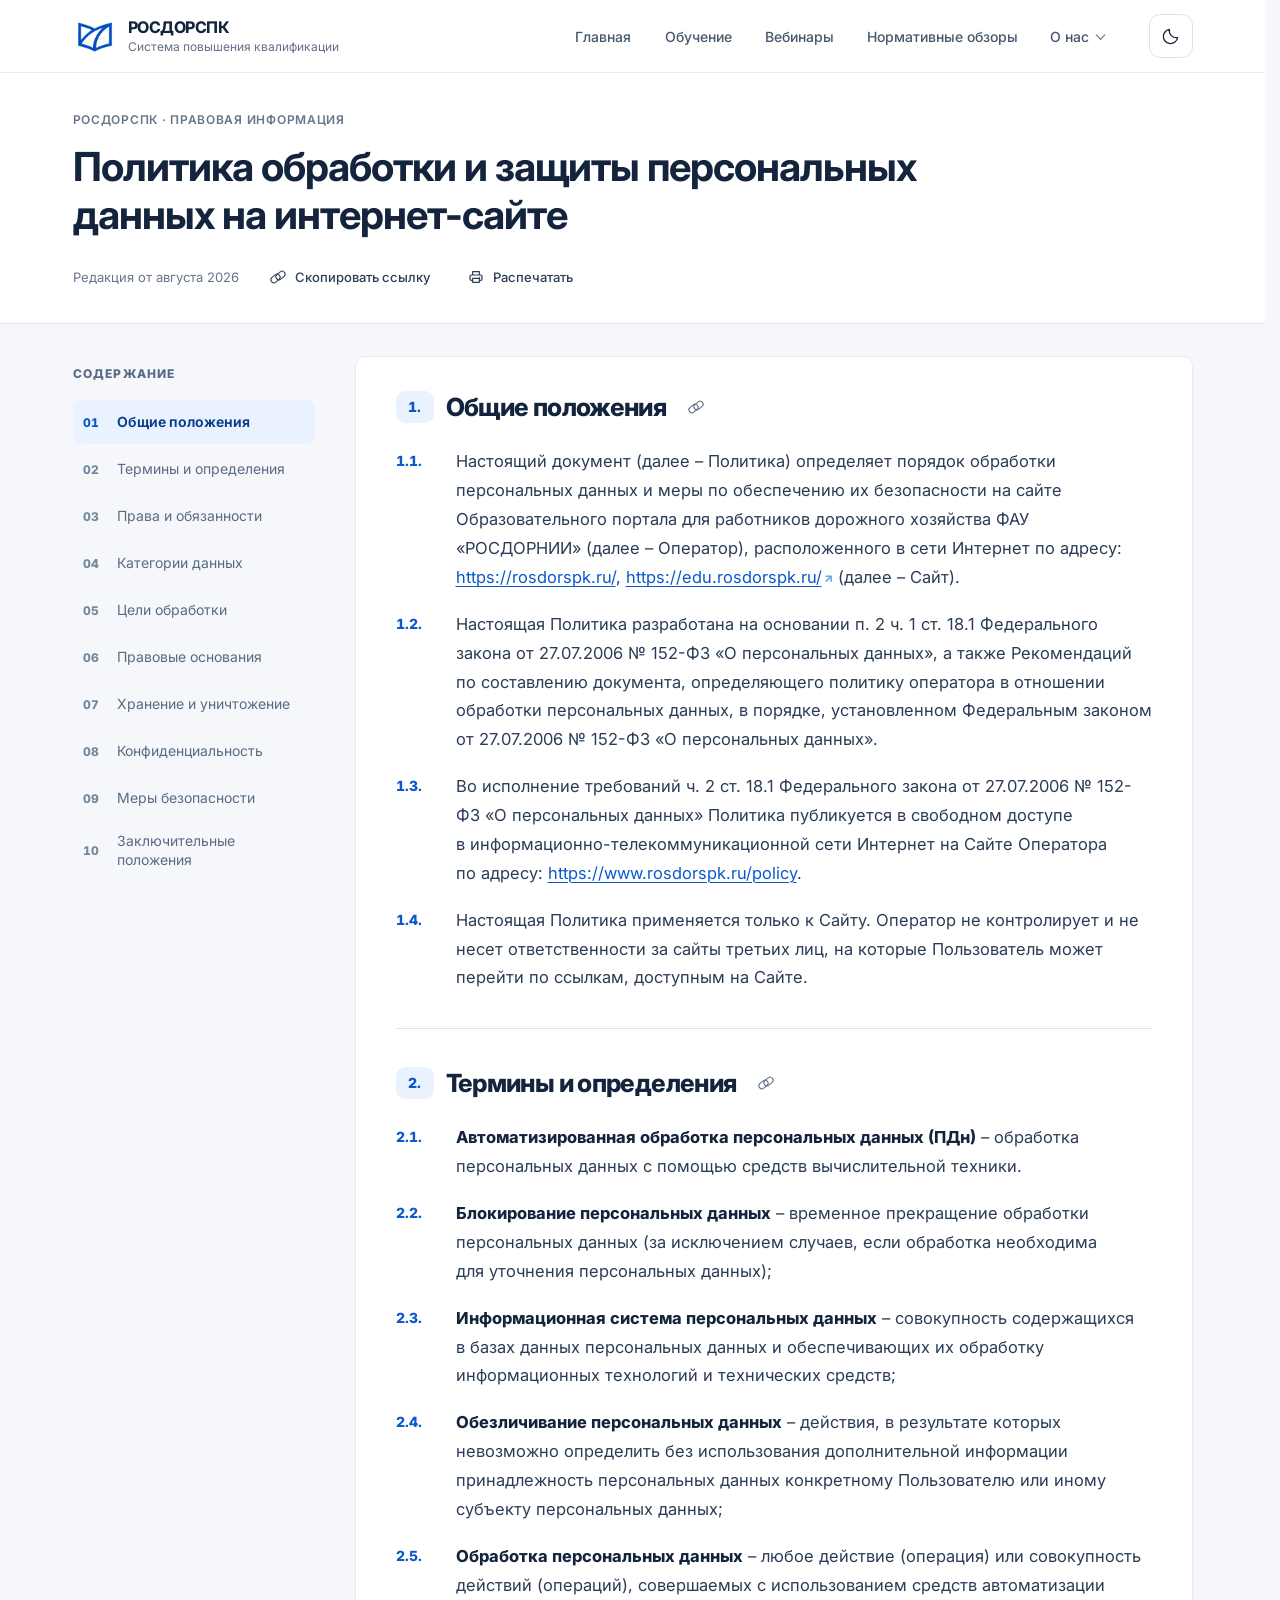
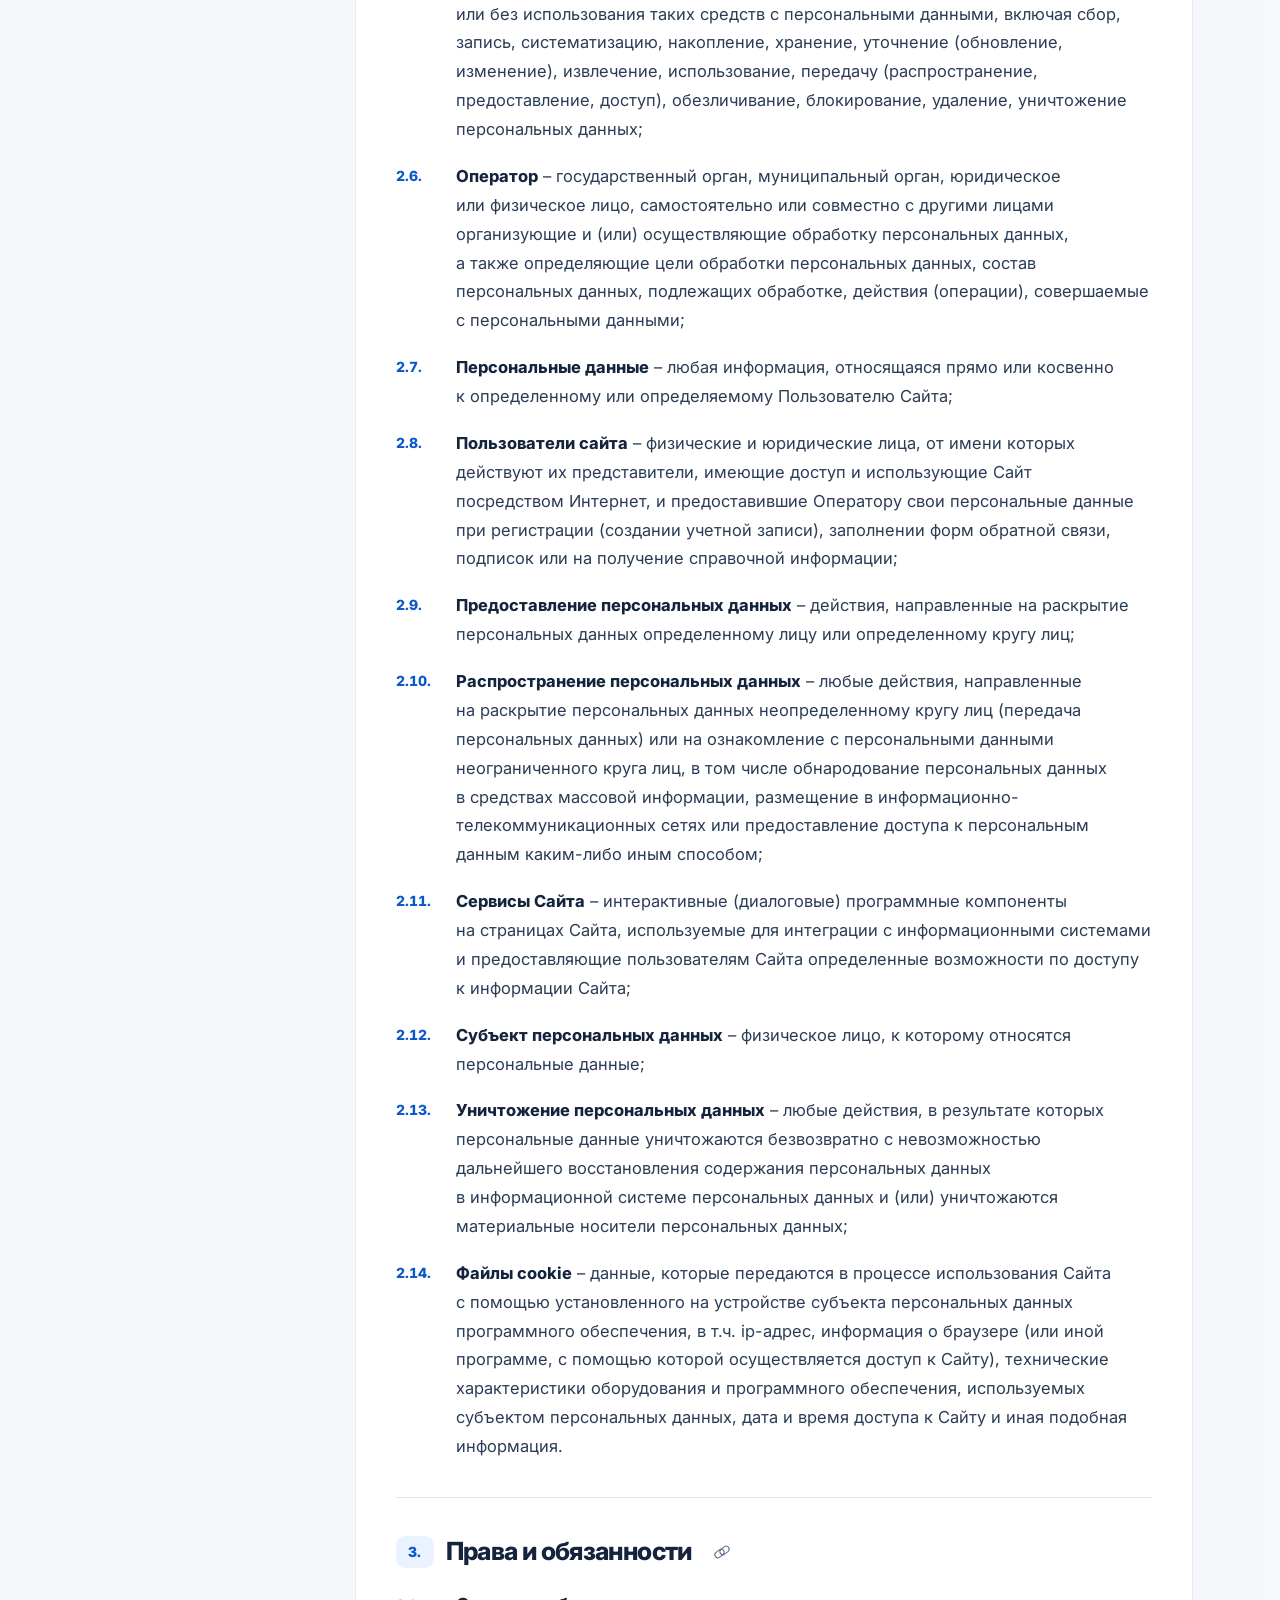
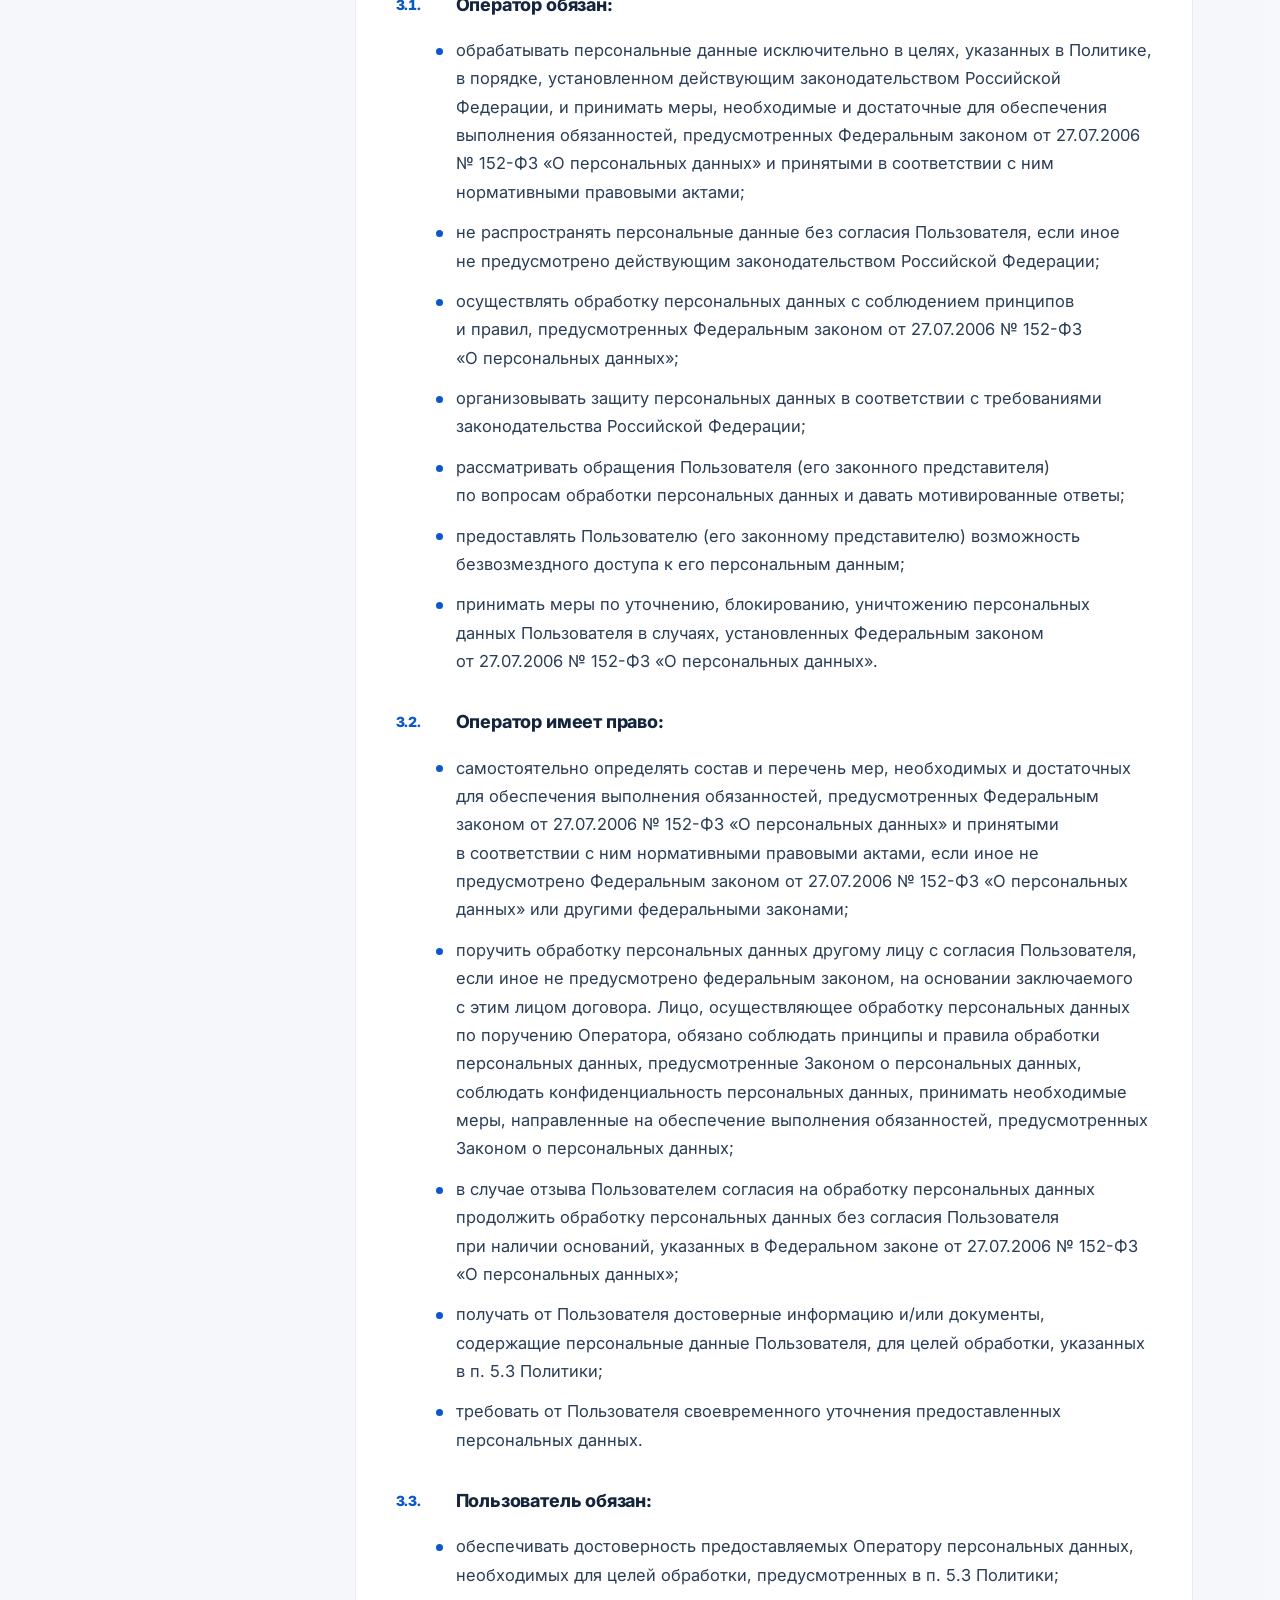
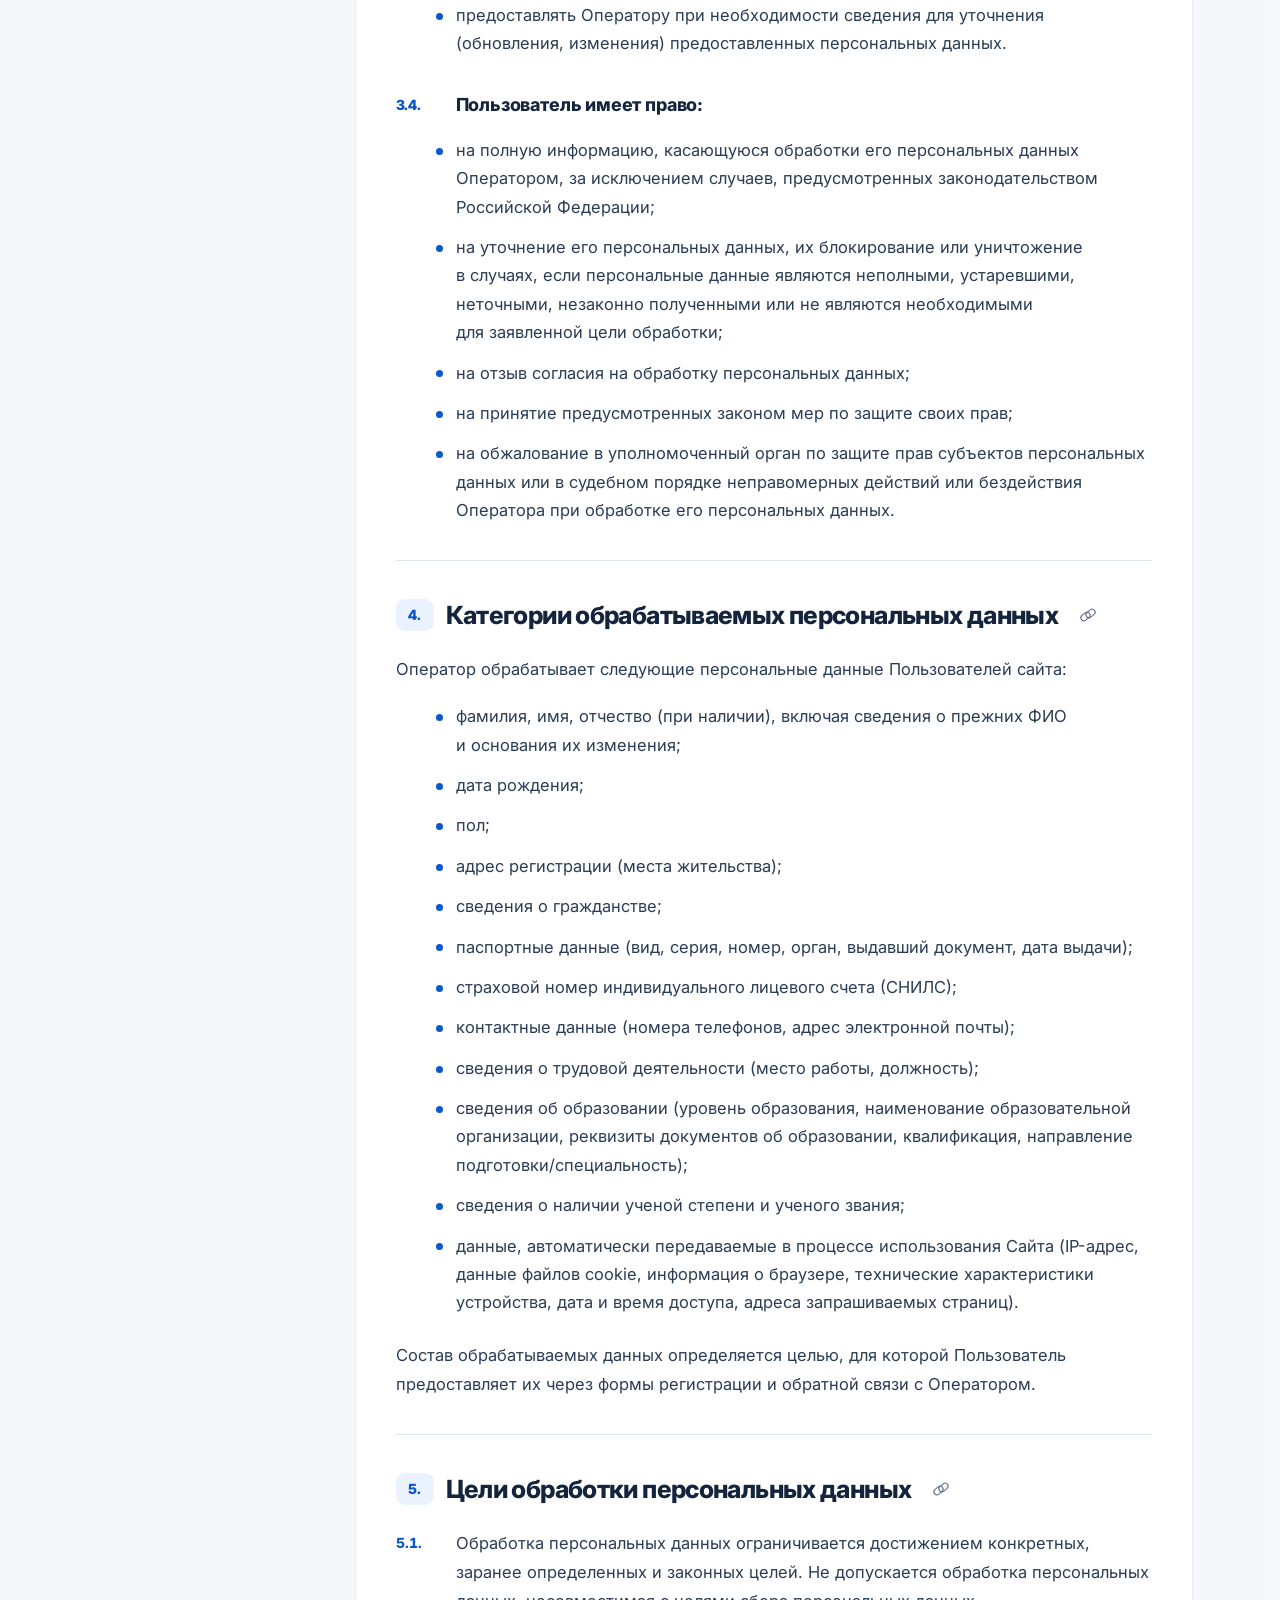
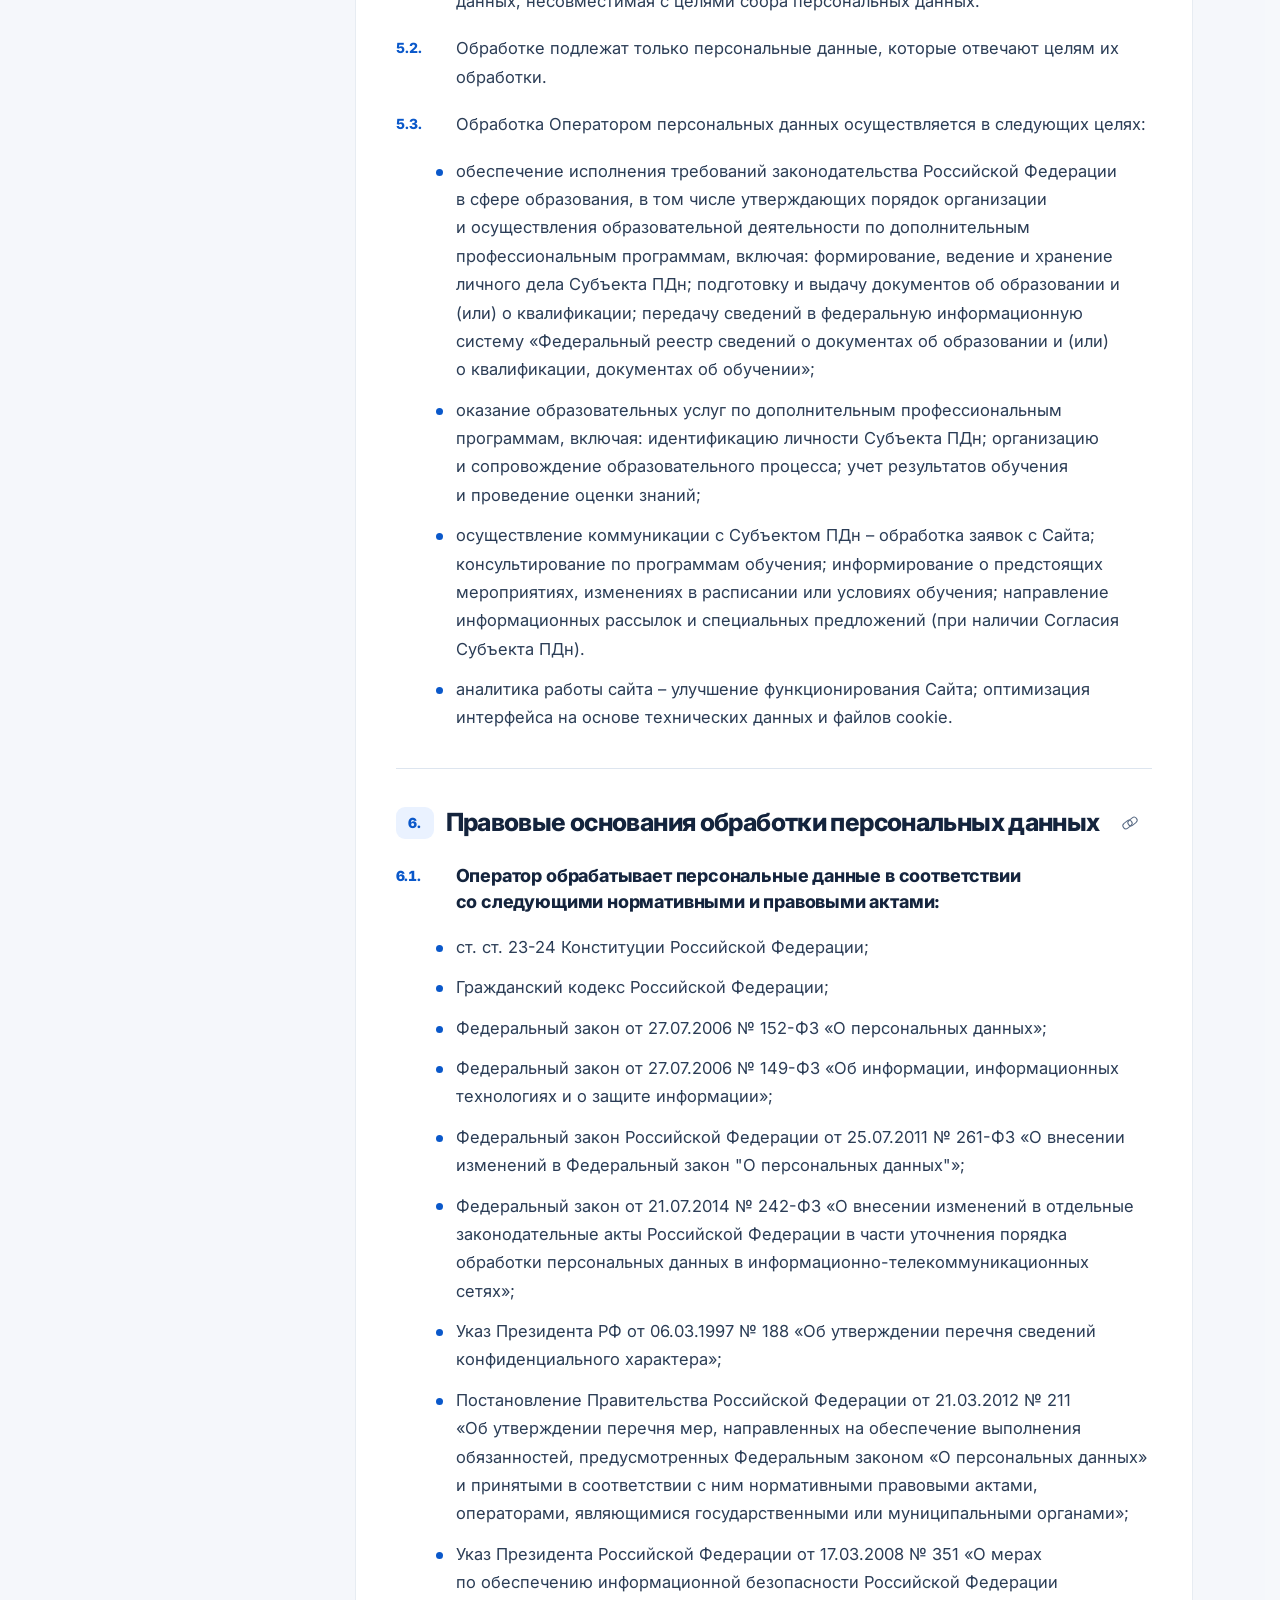
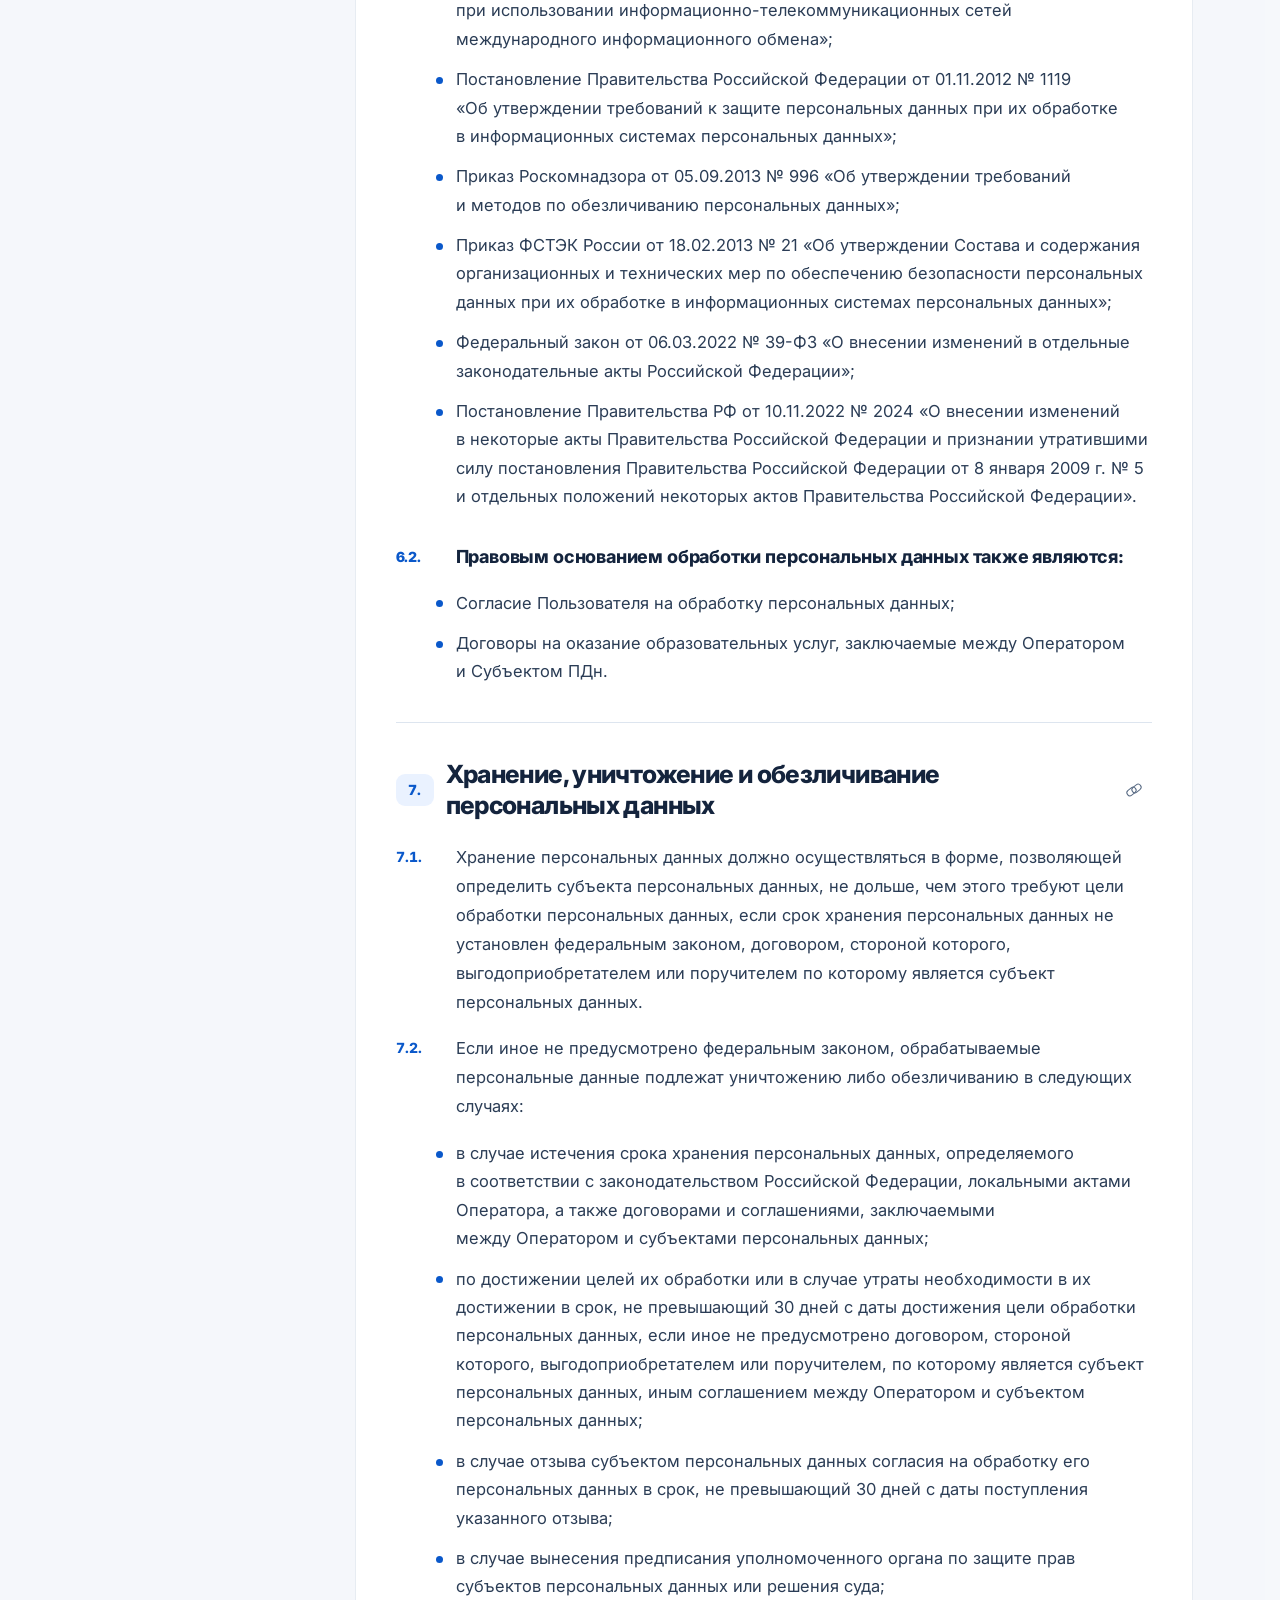
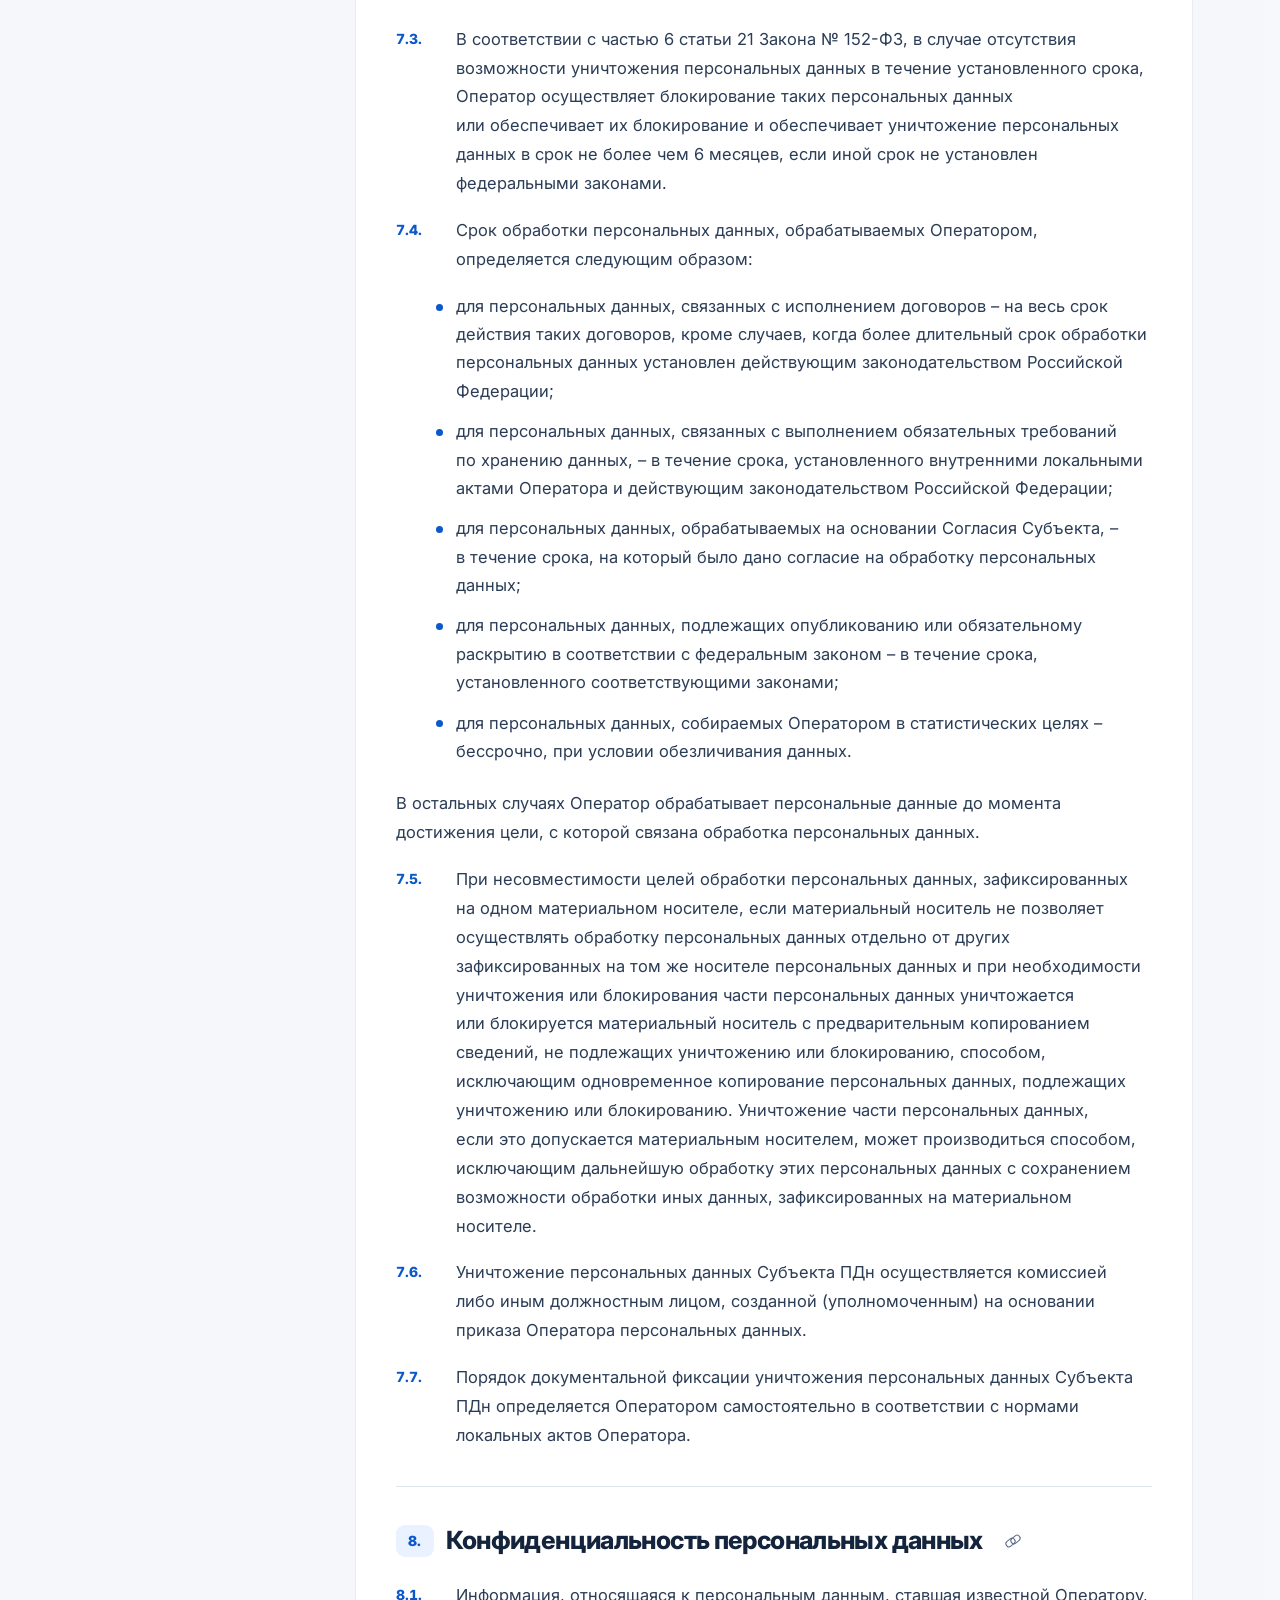
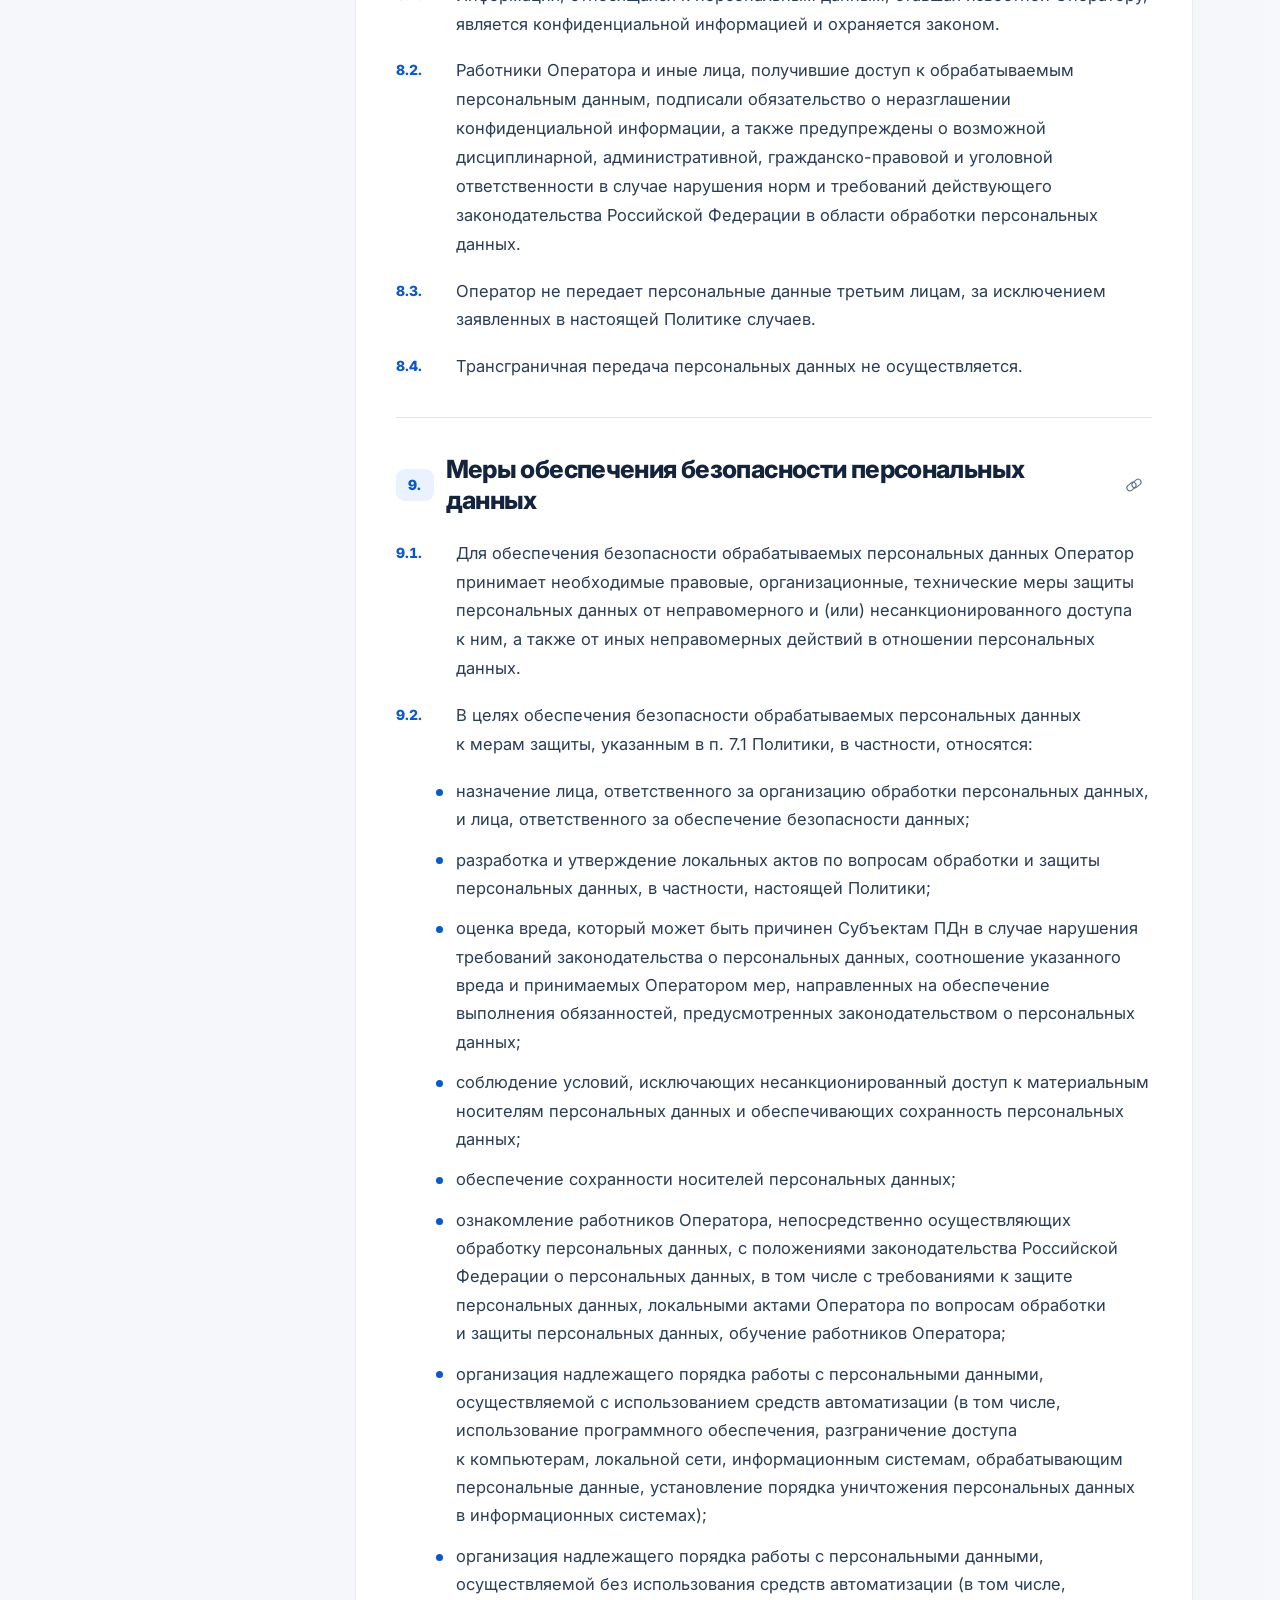
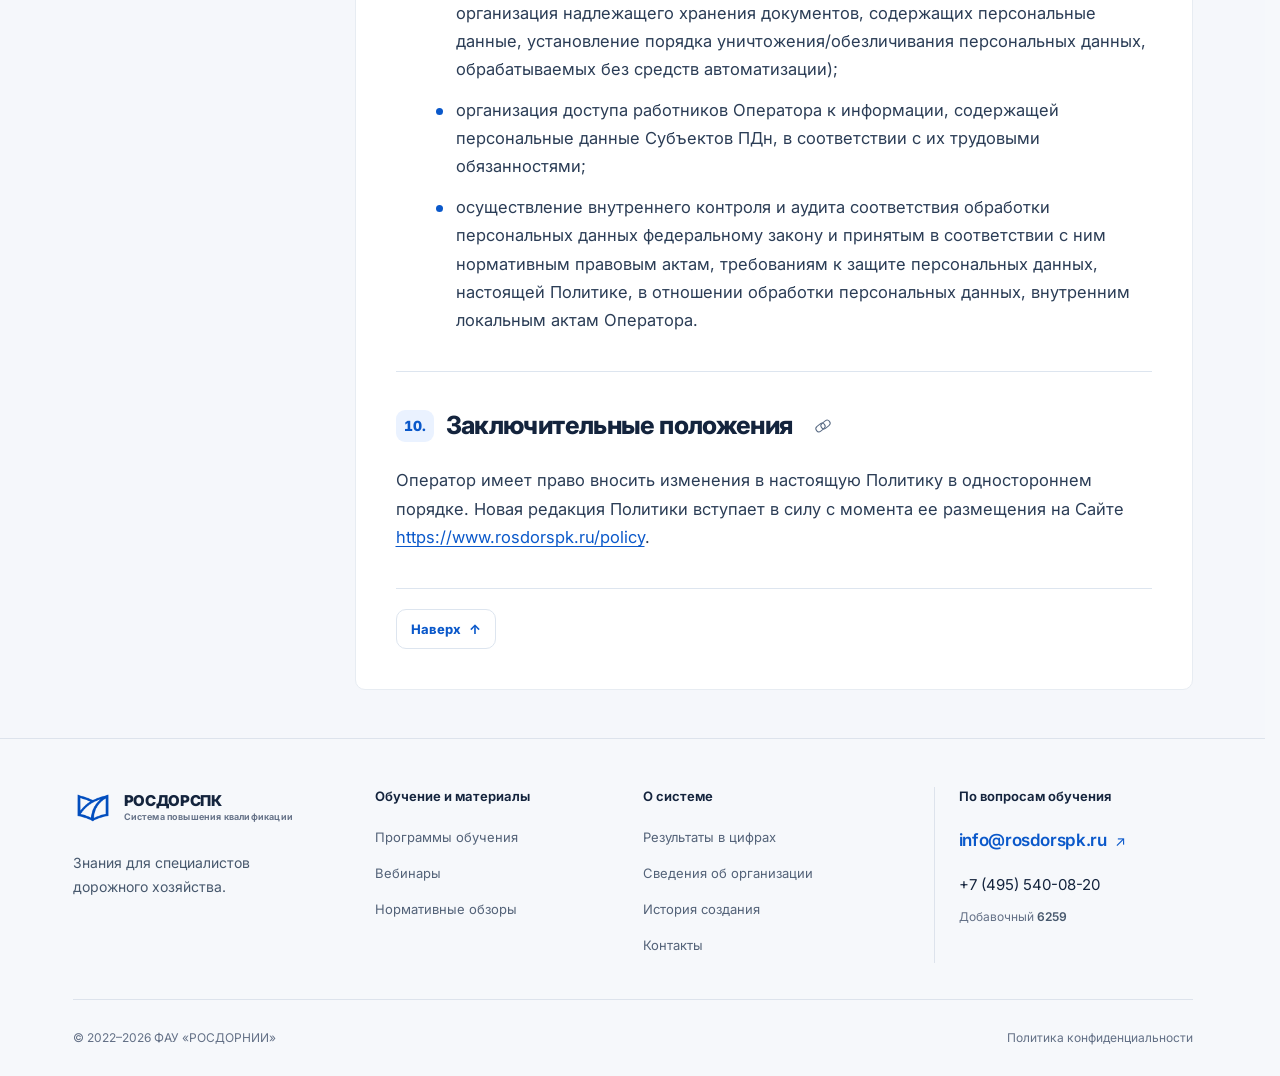
<file: policy.html>
<!DOCTYPE html>
<html lang="ru">
<head>
<meta charset="utf-8">
<meta name="viewport" content="width=device-width, initial-scale=1">
<title>Политика конфиденциальности — РОСДОРСПК</title>
<meta name="description" content="Политика обработки и защиты персональных данных на сайте РОСДОРСПК.">
<script src="site-chrome.js"></script>
<link rel="stylesheet" href="site-chrome.css">
<style>
#rd-policy #top{scroll-margin-top:90px}
@media print{.edu2-chrome-header,.edu2-chrome-footer{display:none!important}}
#rd-policy,
#rd-policy * {
box-sizing: border-box;
}

#rd-policy {
--rd-policy-ink: var(--site-dark-ink, #14243d);
--rd-policy-ink-soft: var(--site-dark-text, #2b3d56);
--rd-policy-muted: var(--site-dark-muted, #66758a);
--rd-policy-blue: var(--site-dark-link, #0a58ca);
--rd-policy-blue-dark: var(--site-dark-link-hover, #073c8c);
--rd-policy-blue-soft: var(--site-dark-tint, #eaf2ff);
--rd-policy-line: var(--site-dark-line, #dde5ef);
--rd-policy-bg: var(--site-dark-canvas, #f5f7fb);
--rd-policy-surface: var(--site-dark-surface, #ffffff);
--rd-policy-mobile-top-offset: 12px;
width: 100%;
min-width: 0;
overflow: clip;
color: var(--rd-policy-ink);
background: var(--rd-policy-bg);
font-family: Inter, -apple-system, BlinkMacSystemFont, "Segoe UI", Arial, sans-serif;
font-size: 16px;
line-height: 1.65;
-webkit-font-smoothing: antialiased;
text-rendering: optimizeLegibility;
}

#rd-policy a:where(:not(.site-section-menu__link)) {
color: var(--rd-policy-blue);
text-decoration-line: underline;
text-decoration-thickness: 1px;
text-underline-offset: 0.2em;
}

#rd-policy a:where(:not(.site-section-menu__link)):hover {
color: var(--rd-policy-blue-dark);
}

#rd-policy a[target="_blank"]::after {
display: inline-block;
margin-left: 0.18em;
color: currentColor;
content: "\2197";
font-size: 0.72em;
font-weight: 800;
line-height: 1;
text-decoration: none;
transform: translateY(-0.12em);
opacity: 0.58;
transition: opacity 140ms ease;
}

#rd-policy a[target="_blank"]:hover::after {
opacity: 0.88;
}

#rd-policy a:focus-visible {
border-radius: 4px;
outline: 3px solid rgba(10, 88, 202, 0.24);
outline-offset: 3px;
}

#rd-policy h1,
#rd-policy h2,
#rd-policy h3,
#rd-policy p,
#rd-policy ul {
margin: 0;
}

#rd-policy button,
#rd-policy select {
color: inherit;
font: inherit;
}

#rd-policy .rd-policy__skip {
position: absolute;
z-index: 20;
top: 12px;
left: 12px;
padding: 10px 14px;
border-radius: 10px;
color: #ffffff;
background: var(--site-dark-action-hover, var(--rd-policy-blue-dark));
font-size: 14px;
font-weight: 750;
text-decoration: none;
transform: translateY(-160%);
}

#rd-policy .rd-policy__skip:focus {
transform: translateY(0);
}

#rd-policy .rd-policy__hero {
position: relative;
overflow: hidden;
border-bottom: 1px solid var(--rd-policy-line);
background:
radial-gradient(circle at 83% 0%, rgba(10, 88, 202, 0.1), transparent 31%),
linear-gradient(180deg, var(--site-dark-surface-soft, #fbfdff) 0%, var(--site-dark-raised, #eef4fb) 100%);
}

#rd-policy .rd-policy__hero::after {
position: absolute;
inset: 0;
background-image:
linear-gradient(rgba(37, 79, 130, 0.025) 1px, transparent 1px),
linear-gradient(90deg, rgba(37, 79, 130, 0.025) 1px, transparent 1px);
background-size: 64px 64px;
content: "";
mask-image: linear-gradient(90deg, transparent 0%, #000 58%, #000 100%);
pointer-events: none;
}

#rd-policy .rd-policy__hero-inner,
#rd-policy .rd-policy__layout {
width: min(1120px, calc(100% - 40px));
margin: 0 auto;
}

#rd-policy .rd-policy__hero-inner {
position: relative;
z-index: 1;
padding: 52px 0 48px;
}

#rd-policy .rd-policy__eyebrow {
display: inline-flex;
align-items: center;
gap: 10px;
color: var(--rd-policy-blue);
font-size: 12px;
font-weight: 800;
letter-spacing: 0.09em;
line-height: 1.3;
text-transform: uppercase;
}

#rd-policy .rd-policy__eyebrow::before {
width: 24px;
height: 2px;
border-radius: 999px;
background: currentColor;
content: "";
}

#rd-policy .rd-policy__title {
max-width: 980px;
margin-top: 18px;
color: var(--rd-policy-ink);
font-size: clamp(40px, 4.25vw, 54px);
font-weight: 780;
letter-spacing: -0.04em;
line-height: 1.04;
}

#rd-policy .rd-policy__title span {
display: block;
color: var(--rd-policy-blue);
}

#rd-policy .rd-policy__hero-meta {
display: flex;
flex-wrap: wrap;
align-items: center;
gap: 10px;
margin-top: 26px;
}

#rd-policy .rd-policy__status {
display: inline-flex;
min-height: 42px;
align-items: center;
gap: 8px;
padding-right: 4px;
color: var(--rd-policy-muted);
font-size: 13px;
font-weight: 700;
line-height: 1.25;
}

#rd-policy .rd-policy__status::before {
display: inline-flex;
width: 20px;
height: 20px;
align-items: center;
justify-content: center;
border-radius: 50%;
color: var(--rd-policy-blue);
background: var(--rd-policy-blue-soft);
content: "\2713";
font-size: 12px;
font-weight: 900;
}

#rd-policy .rd-policy__copy-page,
#rd-policy .rd-policy__print {
display: inline-flex;
min-height: 42px;
align-items: center;
gap: 9px;
padding: 0 14px;
border: 1px solid var(--site-dark-line-strong, rgba(184, 199, 218, 0.82));
border-radius: 10px;
color: var(--rd-policy-blue);
background: var(--site-dark-glass, rgba(255, 255, 255, 0.78));
font-size: 13px;
font-weight: 700;
line-height: 1.25;
cursor: pointer;
}

#rd-policy .rd-policy__copy-page:hover,
#rd-policy .rd-policy__print:hover {
border-color: var(--site-dark-line-strong, #afc8eb);
color: var(--rd-policy-blue-dark);
background: var(--site-dark-surface, #ffffff);
}

#rd-policy .rd-policy__copy-page:focus-visible,
#rd-policy .rd-policy__print:focus-visible {
outline: 3px solid rgba(10, 88, 202, 0.2);
outline-offset: 3px;
}

#rd-policy .rd-policy__copy-page.is-copied {
border-color: var(--site-dark-positive-line, rgba(43, 147, 100, 0.38));
color: var(--site-dark-positive, #21734e);
background: var(--site-dark-positive-surface, #f4fbf7);
}

#rd-policy .rd-policy__copy-page.is-copied:focus-visible,
#rd-policy .rd-policy__section-copy.is-copied:focus-visible {
outline-color: rgba(43, 147, 100, 0.3);
}

#rd-policy .rd-policy__action-icon {
width: 16px;
height: 16px;
flex: 0 0 auto;
}

#rd-policy .rd-policy__link-glyph {
position: relative;
display: inline-block;
width: 16px;
height: 12px;
flex: 0 0 auto;
}

#rd-policy .rd-policy__link-glyph::before,
#rd-policy .rd-policy__link-glyph::after {
position: absolute;
width: 9px;
height: 5px;
border: 1.7px solid currentColor;
border-radius: 999px;
content: "";
transform: rotate(-38deg);
}

#rd-policy .rd-policy__link-glyph::before {
top: 4px;
left: 0;
}

#rd-policy .rd-policy__link-glyph::after {
top: 1px;
right: 0;
}

#rd-policy .rd-policy__layout {
display: grid;
grid-template-columns: 250px minmax(0, 1fr);
align-items: start;
gap: 42px;
padding: 48px 0 80px;
}

#rd-policy .rd-policy__toc {
position: sticky;
top: 96px;
}

@media (width > 960px) {
#rd-policy .rd-policy__toc-card {
padding: 18px;
border: 1px solid var(--rd-policy-line);
border-radius: 16px;
background: var(--site-dark-glass, rgba(255, 255, 255, 0.92));
box-shadow: 0 8px 24px rgba(28, 54, 90, 0.04);
}

#rd-policy .rd-policy__toc-title {
margin-bottom: 12px;
color: var(--site-dark-muted, #596b84);
font-size: 12px;
font-weight: 800;
letter-spacing: 0.1em;
text-transform: uppercase;
}

#rd-policy .rd-policy__toc-list {
display: grid;
gap: 3px;
padding: 0;
list-style: none;
}

#rd-policy .rd-policy__toc-link {
display: grid;
min-height: 44px;
grid-template-columns: 26px 1fr;
align-items: center;
gap: 8px;
padding: 9px 10px;
border-radius: 9px;
color: var(--site-dark-muted, #596b84);
font-size: 14px;
font-weight: 650;
line-height: 1.35;
text-decoration: none;
transition: color 160ms ease, background-color 160ms ease;
}

#rd-policy .rd-policy__toc-link span:first-child {
color: var(--site-dark-muted, #7487a1);
font-size: 12px;
font-variant-numeric: tabular-nums;
font-weight: 800;
line-height: 1.6;
}

#rd-policy .rd-policy__toc-link:hover,
#rd-policy .rd-policy__toc-link[aria-current="location"] {
color: var(--rd-policy-blue-dark);
background: var(--rd-policy-blue-soft);
}

#rd-policy .rd-policy__toc-link[aria-current="location"] span:first-child {
color: var(--rd-policy-blue);
}
}

#rd-policy .rd-policy__article {
min-width: 0;
padding: 58px 64px 64px;
border: 1px solid var(--rd-policy-line);
border-radius: 18px;
background: var(--rd-policy-surface);
box-shadow: 0 12px 36px rgba(28, 54, 90, 0.055);
}

#rd-policy .rd-policy__section {
scroll-margin-top: 110px;
}

#rd-policy .rd-policy__section + .rd-policy__section {
margin-top: 52px;
padding-top: 52px;
border-top: 1px solid var(--rd-policy-line);
}

#rd-policy .rd-policy__section-title {
display: flex;
align-items: center;
gap: 12px;
margin-bottom: 28px;
color: var(--rd-policy-ink);
font-size: 25px;
font-weight: 780;
letter-spacing: -0.025em;
line-height: 1.25;
}

#rd-policy .rd-policy__section-title > span:first-child {
display: inline-flex;
width: 38px;
height: 32px;
align-items: center;
justify-content: center;
border-radius: 9px;
color: var(--rd-policy-blue);
background: var(--rd-policy-blue-soft);
font-size: 14px;
font-variant-numeric: tabular-nums;
font-weight: 850;
letter-spacing: 0;
line-height: 1;
flex: 0 0 38px;
}

#rd-policy .rd-policy__section-title > span:nth-child(2) {
min-width: 0;
flex: 0 1 auto;
}

#rd-policy .rd-policy__section-copy {
position: relative;
display: inline-flex;
width: 36px;
height: 36px;
align-items: center;
justify-content: center;
padding: 0;
border: 1px solid transparent;
border-radius: 9px;
color: var(--site-dark-muted, #71839b);
background: transparent;
cursor: pointer;
opacity: 0.38;
flex: 0 0 36px;
transition: opacity 160ms ease, color 160ms ease, background-color 160ms ease, border-color 160ms ease;
}

#rd-policy .rd-policy__section.is-arriving .rd-policy__section-title > span:first-child {
animation: rd-policy-arrive 760ms ease-out both;
}

@keyframes rd-policy-arrive {
0% { box-shadow: 0 0 0 0 rgba(10, 88, 202, 0); transform: scale(1); }
42% { box-shadow: 0 0 0 8px rgba(10, 88, 202, 0.13); transform: scale(1.06); }
100% { box-shadow: 0 0 0 0 rgba(10, 88, 202, 0); transform: scale(1); }
}

#rd-policy .rd-policy__section:hover .rd-policy__section-copy,
#rd-policy .rd-policy__section-copy:focus-visible,
#rd-policy .rd-policy__section-copy.is-copied {
opacity: 1;
}

#rd-policy .rd-policy__section-copy:hover,
#rd-policy .rd-policy__section-copy:focus-visible {
border-color: var(--rd-policy-line);
color: var(--rd-policy-blue);
background: var(--site-dark-surface-soft, #f7faff);
}

#rd-policy .rd-policy__section-copy:focus-visible {
outline: 3px solid rgba(10, 88, 202, 0.2);
outline-offset: 2px;
}

#rd-policy .rd-policy__section-copy.is-copied {
color: var(--site-dark-positive, #21734e);
background: var(--site-dark-positive-surface, #f4fbf7);
}

#rd-policy .rd-policy__section-copy::after {
position: absolute;
right: 0;
bottom: calc(100% + 7px);
z-index: 3;
width: max-content;
max-width: 190px;
padding: 6px 8px;
border-radius: 7px;
color: #ffffff;
background: var(--rd-policy-ink);
content: "Скопировать ссылку";
font-size: 11px;
font-weight: 700;
letter-spacing: 0;
line-height: 1.25;
opacity: 0;
pointer-events: none;
transform: translateY(3px);
transition: opacity 140ms ease, transform 140ms ease;
}

#rd-policy .rd-policy__section-copy:hover::after,
#rd-policy .rd-policy__section-copy:focus-visible::after,
#rd-policy .rd-policy__section-copy.is-copied::after {
opacity: 1;
transform: translateY(0);
}

#rd-policy .rd-policy__section-copy.is-copied::after {
content: "Скопировано";
}

#rd-policy .rd-policy__text,
#rd-policy .rd-policy__clause {
color: var(--rd-policy-ink-soft);
font-size: 16.5px;
line-height: 1.75;
overflow-wrap: anywhere;
}

#rd-policy .rd-policy__text + .rd-policy__text,
#rd-policy .rd-policy__clause + .rd-policy__text,
#rd-policy .rd-policy__text + .rd-policy__clause {
margin-top: 18px;
}

#rd-policy .rd-policy__clause {
display: grid;
grid-template-columns: 48px minmax(0, 1fr);
align-items: start;
gap: 12px;
}

#rd-policy .rd-policy__clause + .rd-policy__clause {
margin-top: 18px;
}

#rd-policy .rd-policy__clause-number {
padding-top: 2px;
color: var(--rd-policy-blue);
font-size: 14px;
font-variant-numeric: tabular-nums;
font-weight: 800;
line-height: 1.7;
}

#rd-policy .rd-policy__definition strong {
color: var(--rd-policy-ink);
font-weight: 760;
}

#rd-policy .rd-policy__subheading {
display: grid;
grid-template-columns: 48px minmax(0, 1fr);
gap: 12px;
margin: 34px 0 16px;
color: var(--rd-policy-ink);
font-size: 18px;
font-weight: 760;
letter-spacing: -0.01em;
line-height: 1.45;
}

#rd-policy .rd-policy__subheading:first-of-type {
margin-top: 0;
}

#rd-policy .rd-policy__subheading > span:first-child {
color: var(--rd-policy-blue);
font-size: 14px;
font-variant-numeric: tabular-nums;
font-weight: 850;
line-height: 1.85;
}

#rd-policy .rd-policy__list {
display: grid;
gap: 12px;
margin: 18px 0 24px;
padding: 0 0 0 60px;
color: var(--rd-policy-ink-soft);
font-size: 16.5px;
line-height: 1.72;
list-style: none;
}

#rd-policy .rd-policy__list li {
position: relative;
overflow-wrap: anywhere;
}

#rd-policy .rd-policy__list li::before {
position: absolute;
top: 0.72em;
left: -20px;
width: 7px;
height: 7px;
border-radius: 50%;
background: var(--site-dark-action, var(--rd-policy-blue));
content: "";
}

#rd-policy .rd-policy__article-footer {
display: flex;
margin-top: 54px;
padding-top: 24px;
flex-wrap: wrap;
justify-content: flex-start;
gap: 10px;
border-top: 1px solid var(--rd-policy-line);
}

#rd-policy .rd-policy__footer-link {
display: inline-flex;
min-height: 40px;
align-items: center;
gap: 8px;
padding: 0 14px;
border: 1px solid var(--rd-policy-line);
border-radius: 10px;
color: var(--rd-policy-blue);
background: var(--site-dark-surface, #ffffff);
font-size: 13px;
font-weight: 750;
text-decoration: none;
}

@media (max-width: 980px) {
#rd-policy .rd-policy__layout {
grid-template-columns: 230px minmax(0, 1fr);
gap: 24px;
}

#rd-policy .rd-policy__article {
padding: 48px 44px 54px;
}

}

@media (960px < width <= 980px) {
#rd-policy .rd-policy__toc-card {
padding: 14px;
}

#rd-policy .rd-policy__toc-link {
grid-template-columns: 24px minmax(0, 1fr);
gap: 6px;
padding: 9px 8px;
font-size: 13px;
}

#rd-policy .rd-policy__toc-link span:nth-child(2) {
min-width: 0;
overflow-wrap: anywhere;
}
}

@media (max-width: 900px) {
#rd-policy .rd-policy__hero-inner {
padding: 46px 0 42px;
}

#rd-policy .rd-policy__section-copy {
margin-left: auto;
border-color: var(--site-dark-line, #e2eaf4);
color: var(--site-dark-muted, #617c9f);
background: var(--site-dark-surface-soft, #f7faff);
opacity: 1;
}

}

@media (max-width: 600px) {
#rd-policy {
font-size: 15px;
}

#rd-policy .rd-policy__hero-inner,
#rd-policy .rd-policy__layout {
width: min(100% - 24px, 1120px);
}

#rd-policy .rd-policy__hero-inner {
padding: 22px 0 20px;
}

#rd-policy .rd-policy__eyebrow {
font-size: 10px;
}

#rd-policy .rd-policy__title {
margin-top: 12px;
font-size: clamp(29px, 8.1vw, 36px);
letter-spacing: -0.035em;
line-height: 1.06;
}

#rd-policy .rd-policy__hero-meta {
display: grid;
grid-template-columns: minmax(0, 1.15fr) minmax(0, 0.85fr);
gap: 8px;
margin-top: 14px;
}

#rd-policy a[target="_blank"]::after {
display: none;
}

#rd-policy .rd-policy__status,
#rd-policy .rd-policy__copy-page,
#rd-policy .rd-policy__print {
min-height: 40px;
padding: 0 11px;
font-size: 12px;
}

#rd-policy .rd-policy__status {
grid-column: 1 / -1;
padding: 0;
}

#rd-policy .rd-policy__copy-page,
#rd-policy .rd-policy__print {
width: 100%;
justify-content: center;
}

#rd-policy .rd-policy__layout {
gap: 14px;
padding: 16px 0 48px;
}

#rd-policy .rd-policy__article {
padding: 28px 20px 32px;
border-radius: 16px;
}

#rd-policy .rd-policy__section + .rd-policy__section {
margin-top: 40px;
padding-top: 40px;
}

#rd-policy .rd-policy__section-title {
gap: 10px;
margin-bottom: 22px;
font-size: 21px;
line-height: 1.3;
}

#rd-policy .rd-policy__section-title > span:first-child {
width: 34px;
height: 29px;
font-size: 13px;
flex-basis: 34px;
}

#rd-policy .rd-policy__section-copy {
width: 34px;
height: 34px;
flex-basis: 34px;
}

#rd-policy .rd-policy__text,
#rd-policy .rd-policy__clause,
#rd-policy .rd-policy__list {
font-size: 15px;
line-height: 1.7;
}

#rd-policy .rd-policy__subheading {
grid-template-columns: 1fr;
gap: 3px;
}

#rd-policy .rd-policy__clause {
display: grid;
grid-template-columns: 30px minmax(0, 1fr);
gap: 6px;
}

#rd-policy .rd-policy__clause-number {
float: none;
margin: 0;
padding-top: 0;
}

#rd-policy .rd-policy__subheading > span:first-child {
padding: 0;
line-height: 1.35;
}

#rd-policy .rd-policy__subheading {
margin-top: 28px;
font-size: 17px;
}

#rd-policy .rd-policy__list {
padding-left: 24px;
}

#rd-policy .rd-policy__list li::before {
left: -17px;
}
}

@media (prefers-reduced-motion: reduce) {
#rd-policy .rd-policy__toc-link {
transition: none;
}

#rd-policy .rd-policy__section.is-arriving .rd-policy__section-title > span:first-child {
animation: none !important;
}
}

@media print {
#rd-policy {
color: #000000;
background: var(--site-dark-surface, #ffffff);
font-size: 11pt;
}

#rd-policy .rd-policy__hero {
border: 0;
background: var(--site-dark-surface, #ffffff);
}

#rd-policy .rd-policy__hero::after,
#rd-policy .rd-policy__eyebrow,
#rd-policy .rd-policy__hero-meta,
#rd-policy .rd-policy__toc,
#rd-policy .rd-policy__article-footer,
#rd-policy .rd-policy__section-copy,
#rd-policy .rd-policy__skip {
display: none !important;
}

#rd-policy .rd-policy__hero-inner,
#rd-policy .rd-policy__layout {
width: 100%;
}

#rd-policy .rd-policy__hero-inner {
padding: 0 0 28px;
}

#rd-policy .rd-policy__title {
max-width: none;
margin: 0;
color: #000000;
font-size: 25pt;
}

#rd-policy .rd-policy__title span {
color: #000000;
}

#rd-policy .rd-policy__layout {
display: block;
padding: 0;
}

#rd-policy .rd-policy__article {
padding: 0;
border: 0;
border-radius: 0;
box-shadow: none;
}

#rd-policy .rd-policy__section-title,
#rd-policy .rd-policy__subheading {
break-after: avoid;
}

#rd-policy .rd-policy__clause,
#rd-policy .rd-policy__list li {
break-inside: avoid;
}

#rd-policy .rd-policy__section-title > span:first-child {
color: #000000;
background: transparent;
}

#rd-policy .rd-policy__text,
#rd-policy .rd-policy__clause,
#rd-policy .rd-policy__list {
color: #000000;
font-size: 11pt;
}

#rd-policy a {
color: #000000;
text-decoration: none;
}

#rd-policy a[target="_blank"]::after {
display: none;
}
}
@media screen {
 #rd-policy .rd-policy__hero{background:var(--site-dark-surface, #fff)}
 #rd-policy .rd-policy__hero::after,#rd-policy .rd-policy__eyebrow::before,#rd-policy .rd-policy__status::before{display:none}
 #rd-policy .rd-policy__hero-inner{padding:32px 0 24px}
 #rd-policy .rd-policy__eyebrow{color:var(--rd-policy-muted);font-weight:600;letter-spacing:.06em}
 #rd-policy .rd-policy__title{max-width:980px;margin-top:12px;font-size:40px;font-weight:700;letter-spacing:-.025em;line-height:1.2}
 #rd-policy .rd-policy__title span{display:inline;color:inherit}
 #rd-policy .rd-policy__hero-meta{margin-top:16px;gap:8px 16px}
 #rd-policy .rd-policy__status{font-weight:400;min-height:0;line-height:1.5}
 #rd-policy .rd-policy__copy-page,#rd-policy .rd-policy__print{min-height:44px;padding:0 10px;border-color:transparent;border-radius:8px;background:transparent;color:var(--rd-policy-ink-soft);font-weight:500}
 #rd-policy .rd-policy__copy-page:hover,#rd-policy .rd-policy__print:hover{background:var(--rd-policy-blue-soft);color:var(--rd-policy-blue)}
 #rd-policy .rd-policy__layout{gap:32px;padding:32px 0 48px}
 #rd-policy .rd-policy__toc{top:var(--rd-policy-mobile-top-offset,96px);min-width:0}
 @media (width > 960px) {
  #rd-policy .rd-policy__toc-card{padding:8px 8px 8px 0;border:0;border-radius:0;background:transparent;box-shadow:none;max-height:calc(100dvh - var(--rd-policy-mobile-top-offset,96px) - 24px);overflow-y:auto;overscroll-behavior-y:contain;scrollbar-width:thin}
  #rd-policy .rd-policy__toc-link{font-weight:400}
  #rd-policy .rd-policy__toc-link[aria-current="location"]{font-weight:650}
 }
 #rd-policy .rd-policy__article{padding:32px 40px 40px;border-color:var(--site-dark-line, #e7ecf2);border-radius:10px;box-shadow:none}
 #rd-policy .rd-policy__section + .rd-policy__section{margin-top:36px;padding-top:36px}
 #rd-policy .rd-policy__section-title{margin-bottom:22px}
 #rd-policy .rd-policy__section-copy{opacity:1;color:var(--site-dark-muted, #596b84)}
 #rd-policy .rd-policy__section-copy::after{content:"Скопировать ссылку на раздел";font-weight:500}
 #rd-policy .rd-policy__section-copy.is-copied::after{content:"Ссылка скопирована"}
 #rd-policy .rd-policy__article-footer{margin-top:36px;padding-top:20px}
}
@media screen and (max-width:980px){
 #rd-policy .rd-policy__layout{gap:24px}
 #rd-policy .rd-policy__article{padding:28px}
}
@media screen and (max-width:960px){
 #rd-policy .rd-policy__layout{grid-template-columns:1fr;gap:20px;padding-top:20px}
 #rd-policy .rd-policy__toc{--site-section-menu-bleed:20px;top:var(--rd-policy-section-menu-top,0px);min-width:0}
 #rd-policy .rd-policy__toc:not(.is-menu-ready){position:relative}
 #rd-policy .rd-policy__section{scroll-margin-top:calc(var(--rd-policy-section-menu-top,0px) + 82px)}
}
@media screen and (max-width:900px){
 #rd-policy .rd-policy__hero-inner{padding:28px 0 24px}
 #rd-policy .rd-policy__title{font-size:36px}
}
@media screen and (max-width:600px){
 #rd-policy .rd-policy__hero-inner{padding:24px 0 20px}
 #rd-policy .rd-policy__title{font-size:28px;line-height:1.25}
 #rd-policy .rd-policy__hero-meta{gap:8px}
 #rd-policy .rd-policy__layout{gap:14px;padding:16px 0 32px}
 #rd-policy .rd-policy__toc{--site-section-menu-bleed:12px}
 #rd-policy .rd-policy__article{padding:24px 20px 28px}
 #rd-policy .rd-policy__section + .rd-policy__section{margin-top:28px;padding-top:28px}
}
</style>
<link rel="icon" type="image/x-icon" sizes="16x16 32x32 48x48 256x256" href="assets/brand/favicon-v4.ico">
<link rel="icon" type="image/png" sizes="32x32" href="assets/brand/favicon-v4-32.png">
</head>
<body>
<header class="edu2-chrome edu2-chrome-header">
    <div class="edu2-chrome-container edu2-chrome-header__inner">
      <a class="edu2-chrome-brand" href="index.html" aria-label="РОСДОРСПК — главная">
        <span class="edu2-chrome-brand__mark" aria-hidden="true"><img src="assets/brand/rosdorspk-mark-v4.png" width="256" height="256" alt="" decoding="async"></span>
        <span class="edu2-chrome-brand__text"><strong>РОСДОРСПК</strong><small>Система повышения квалификации</small></span>
      </a>
      <nav class="edu2-chrome-nav" aria-label="Основная навигация">
        <a href="index.html">Главная</a>
        <a href="education.html">Обучение</a>
        <a href="webinars.html">Вебинары</a>
        <a href="regulations.html">Нормативные обзоры</a>
      <div class="edu2-chrome-about" data-edu2-chrome-about>
        <button class="edu2-chrome-about__trigger" type="button" aria-controls="edu2-chrome-about-menu" aria-expanded="false" data-edu2-chrome-about-trigger>О&nbsp;нас <span class="edu2-chrome-about__chevron" aria-hidden="true">⌄</span>
        </button>
        <div class="edu2-chrome-about__menu" id="edu2-chrome-about-menu" aria-hidden="true" inert data-edu2-chrome-about-menu>
          <a class="edu2-chrome-about__item" data-about-icon="results" href="results.html"><strong>Результаты в цифрах</strong><small>Масштаб, география и аудитория</small></a>
          <a class="edu2-chrome-about__item" data-about-icon="organization" href="organization.html"><strong>Сведения об организации</strong><small>Документы, структура и руководство</small></a>
          <a class="edu2-chrome-about__item" data-about-icon="contacts" href="contacts.html"><strong>Контакты</strong><small>Телефон, почта и адрес</small></a>
          <a class="edu2-chrome-about__item" data-about-icon="history" href="history.html"><strong>История создания</strong><small>Этапы развития системы</small></a>
        </div>
      </div>
      </nav>
      <button class="edu2-chrome-theme" type="button" aria-label="Переключить тему" disabled><span class="edu2-chrome-theme__icon" aria-hidden="true"></span></button>
      <button class="edu2-chrome-menu-button" type="button" aria-expanded="false" aria-controls="edu2-chrome-mobile-menu" aria-label="Открыть меню" data-edu2-chrome-menu-button>
        <span></span><span></span><span></span>
      </button>
    </div>
    <nav class="edu2-chrome-mobile-menu" id="edu2-chrome-mobile-menu" aria-label="Мобильная навигация" aria-hidden="true" inert>
      <a href="index.html">Главная</a>
      <a href="education.html">Обучение</a>
      <a href="webinars.html">Вебинары</a>
      <a href="regulations.html">Нормативные обзоры</a>
    <div class="edu2-chrome-mobile-about" data-edu2-chrome-mobile-about>
      <button class="edu2-chrome-mobile-about__toggle" type="button" aria-expanded="false" aria-controls="edu2-chrome-about-mobile-menu" data-edu2-chrome-mobile-about-toggle>
        О&nbsp;нас <span aria-hidden="true">⌄</span>
      </button>
      <div class="edu2-chrome-mobile-about__menu" id="edu2-chrome-about-mobile-menu" aria-hidden="true" inert data-edu2-chrome-mobile-about-menu>
        <div class="edu2-chrome-mobile-about__inner">
        <a data-about-icon="results" href="results.html">Результаты в цифрах</a>
        <a data-about-icon="organization" href="organization.html">Сведения об организации</a>
        <a data-about-icon="contacts" href="contacts.html">Контакты</a>
        <a data-about-icon="history" href="history.html">История создания</a>
              </div>
      </div>
    </div>
    </nav>
  </header>
<main data-site-back-top>
<section id="rd-policy" lang="ru" aria-labelledby="rd-policy-title" data-revision-date="августа 2026">
<a class="rd-policy__skip" href="#rd-policy-content">Перейти к тексту политики</a>

<header class="rd-policy__hero" id="top">
<div class="rd-policy__hero-inner">
<p class="rd-policy__eyebrow">РОСДОРСПК · Правовая информация</p>
<h1 class="rd-policy__title" id="rd-policy-title">
Политика обработки и защиты персональных данных
<span>на интернет-сайте</span>
</h1>
<div class="rd-policy__hero-meta" aria-label="Сведения о документе">
<span class="rd-policy__status" data-policy-status>Действующая редакция</span>
<button class="rd-policy__copy-page" type="button" data-policy-copy-page aria-label="Скопировать ссылку на политику">
<span class="rd-policy__link-glyph" aria-hidden="true"></span>
<span data-policy-copy-page-label>Скопировать ссылку</span>
</button>
<button class="rd-policy__print" type="button" data-policy-print aria-label="Распечатать документ или сохранить его в PDF">
<svg class="rd-policy__action-icon" viewBox="0 0 24 24" fill="none" aria-hidden="true"><path d="M7 9V4h10v5M7 17H5a2 2 0 0 1-2-2v-4a2 2 0 0 1 2-2h14a2 2 0 0 1 2 2v4a2 2 0 0 1-2 2h-2M7 14h10v6H7z" stroke="currentColor" stroke-width="1.8" stroke-linecap="round" stroke-linejoin="round"/><circle cx="17.5" cy="12.5" r="1" fill="currentColor"/></svg>
<span>Распечатать</span>
</button>
</div>
</div>
</header>

<div class="rd-policy__layout">
<aside class="rd-policy__toc site-section-menu" id="contents" aria-label="Содержание политики">
<div class="site-section-menu__bar">
<button class="site-section-menu__toggle" type="button" aria-expanded="false" aria-controls="policy-section-links">
<span>Разделы страницы</span>
<strong data-policy-mobile-current>Общие положения</strong>
</button>
</div>
<nav class="rd-policy__toc-card site-section-menu__panel" id="policy-section-links" aria-label="Разделы политики">
<p class="rd-policy__toc-title site-section-menu__heading">Содержание</p>
<ol class="rd-policy__toc-list site-section-menu__list">
<li><a class="rd-policy__toc-link site-section-menu__link" href="#1" data-policy-nav aria-current="location"><span class="site-section-menu__number" aria-hidden="true">01</span> <span>Общие положения</span></a></li>
<li><a class="rd-policy__toc-link site-section-menu__link" href="#2" data-policy-nav><span class="site-section-menu__number" aria-hidden="true">02</span> <span>Термины и определения</span></a></li>
<li><a class="rd-policy__toc-link site-section-menu__link" href="#3" data-policy-nav><span class="site-section-menu__number" aria-hidden="true">03</span> <span>Права и обязанности</span></a></li>
<li><a class="rd-policy__toc-link site-section-menu__link" href="#4" data-policy-nav><span class="site-section-menu__number" aria-hidden="true">04</span> <span>Категории данных</span></a></li>
<li><a class="rd-policy__toc-link site-section-menu__link" href="#5" data-policy-nav><span class="site-section-menu__number" aria-hidden="true">05</span> <span>Цели обработки</span></a></li>
<li><a class="rd-policy__toc-link site-section-menu__link" href="#6" data-policy-nav><span class="site-section-menu__number" aria-hidden="true">06</span> <span>Правовые основания</span></a></li>
<li><a class="rd-policy__toc-link site-section-menu__link" href="#7" data-policy-nav><span class="site-section-menu__number" aria-hidden="true">07</span> <span>Хранение и уничтожение</span></a></li>
<li><a class="rd-policy__toc-link site-section-menu__link" href="#8" data-policy-nav><span class="site-section-menu__number" aria-hidden="true">08</span> <span>Конфиденциальность</span></a></li>
<li><a class="rd-policy__toc-link site-section-menu__link" href="#9" data-policy-nav><span class="site-section-menu__number" aria-hidden="true">09</span> <span>Меры безопасности</span></a></li>
<li><a class="rd-policy__toc-link site-section-menu__link" href="#10" data-policy-nav><span class="site-section-menu__number" aria-hidden="true">10</span> <span>Заключительные положения</span></a></li>
</ol>
</nav>
</aside>

<article class="rd-policy__article" id="rd-policy-content">
<section class="rd-policy__section" id="1" aria-labelledby="section-1-title">
<h2 class="rd-policy__section-title" id="section-1-title"><span>1.</span> <span>Общие положения</span><button class="rd-policy__section-copy" type="button" data-policy-copy-section aria-label="Скопировать ссылку на раздел"><span class="rd-policy__link-glyph" aria-hidden="true"></span></button></h2>
<p class="rd-policy__clause"><span class="rd-policy__clause-number">1.1.</span> <span>Настоящий документ (далее – Политика) определяет порядок обработки персональных данных и меры по обеспечению их безопасности на сайте Образовательного портала для работников дорожного хозяйства ФАУ «РОСДОРНИИ» (далее – Оператор), расположенного в сети Интернет по адресу: <a href="https://rosdorspk.ru/">https://rosdorspk.ru/</a>, <a href="https://edu.rosdorspk.ru/home" target="_blank" rel="noopener noreferrer">https://edu.rosdorspk.ru/</a> (далее – Сайт).</span></p>
<p class="rd-policy__clause"><span class="rd-policy__clause-number">1.2.</span> <span>Настоящая Политика разработана на основании п. 2 ч. 1 ст. 18.1 Федерального закона от 27.07.2006 № 152-ФЗ «О персональных данных», а также Рекомендаций по составлению документа, определяющего политику оператора в отношении обработки персональных данных, в порядке, установленном Федеральным законом от 27.07.2006 № 152-ФЗ «О персональных данных».</span></p>
<p class="rd-policy__clause"><span class="rd-policy__clause-number">1.3.</span> <span>Во исполнение требований ч. 2 ст. 18.1 Федерального закона от 27.07.2006 № 152-ФЗ «О персональных данных» Политика публикуется в свободном доступе в информационно-телекоммуникационной сети Интернет на Сайте Оператора по адресу: <a href="policy.html">https://www.rosdorspk.ru/policy</a>.</span></p>
<p class="rd-policy__clause"><span class="rd-policy__clause-number">1.4.</span> <span>Настоящая Политика применяется только к Сайту. Оператор не контролирует и не несет ответственности за сайты третьих лиц, на которые Пользователь может перейти по ссылкам, доступным на Сайте.</span></p>

</section>

<section class="rd-policy__section" id="2" aria-labelledby="section-2-title">
<h2 class="rd-policy__section-title" id="section-2-title"><span>2.</span> <span>Термины и определения</span><button class="rd-policy__section-copy" type="button" data-policy-copy-section aria-label="Скопировать ссылку на раздел"><span class="rd-policy__link-glyph" aria-hidden="true"></span></button></h2>
<p class="rd-policy__clause rd-policy__definition"><span class="rd-policy__clause-number">2.1.</span> <span><strong>Автоматизированная обработка персональных данных (ПДн)</strong> – обработка персональных данных с помощью средств вычислительной техники.</span></p>
<p class="rd-policy__clause rd-policy__definition"><span class="rd-policy__clause-number">2.2.</span> <span><strong>Блокирование персональных данных</strong> – временное прекращение обработки персональных данных (за исключением случаев, если обработка необходима для уточнения персональных данных);</span></p>
<p class="rd-policy__clause rd-policy__definition"><span class="rd-policy__clause-number">2.3.</span> <span><strong>Информационная система персональных данных</strong> – совокупность содержащихся в базах данных персональных данных и обеспечивающих их обработку информационных технологий и технических средств;</span></p>
<p class="rd-policy__clause rd-policy__definition"><span class="rd-policy__clause-number">2.4.</span> <span><strong>Обезличивание персональных данных</strong> – действия, в результате которых невозможно определить без использования дополнительной информации принадлежность персональных данных конкретному Пользователю или иному субъекту персональных данных;</span></p>
<p class="rd-policy__clause rd-policy__definition"><span class="rd-policy__clause-number">2.5.</span> <span><strong>Обработка персональных данных</strong> – любое действие (операция) или совокупность действий (операций), совершаемых с использованием средств автоматизации или без использования таких средств с персональными данными, включая сбор, запись, систематизацию, накопление, хранение, уточнение (обновление, изменение), извлечение, использование, передачу (распространение, предоставление, доступ), обезличивание, блокирование, удаление, уничтожение персональных данных;</span></p>
<p class="rd-policy__clause rd-policy__definition"><span class="rd-policy__clause-number">2.6.</span> <span><strong>Оператор</strong> – государственный орган, муниципальный орган, юридическое или физическое лицо, самостоятельно или совместно с другими лицами организующие и (или) осуществляющие обработку персональных данных, а также определяющие цели обработки персональных данных, состав персональных данных, подлежащих обработке, действия (операции), совершаемые с персональными данными;</span></p>
<p class="rd-policy__clause rd-policy__definition"><span class="rd-policy__clause-number">2.7.</span> <span><strong>Персональные данные</strong> – любая информация, относящаяся прямо или косвенно к определенному или определяемому Пользователю Сайта;</span></p>
<p class="rd-policy__clause rd-policy__definition"><span class="rd-policy__clause-number">2.8.</span> <span><strong>Пользователи сайта</strong> – физические и юридические лица, от имени которых действуют их представители, имеющие доступ и использующие Сайт посредством Интернет, и предоставившие Оператору свои персональные данные при регистрации (создании учетной записи), заполнении форм обратной связи, подписок или на получение справочной информации;</span></p>
<p class="rd-policy__clause rd-policy__definition"><span class="rd-policy__clause-number">2.9.</span> <span><strong>Предоставление персональных данных</strong> – действия, направленные на раскрытие персональных данных определенному лицу или определенному кругу лиц;</span></p>
<p class="rd-policy__clause rd-policy__definition"><span class="rd-policy__clause-number">2.10.</span> <span><strong>Распространение персональных данных</strong> – любые действия, направленные на раскрытие персональных данных неопределенному кругу лиц (передача персональных данных) или на ознакомление с персональными данными неограниченного круга лиц, в том числе обнародование персональных данных в средствах массовой информации, размещение в информационно-телекоммуникационных сетях или предоставление доступа к персональным данным каким-либо иным способом;</span></p>
<p class="rd-policy__clause rd-policy__definition"><span class="rd-policy__clause-number">2.11.</span> <span><strong>Сервисы Сайта</strong> – интерактивные (диалоговые) программные компоненты на страницах Сайта, используемые для интеграции с информационными системами и предоставляющие пользователям Сайта определенные возможности по доступу к информации Сайта;</span></p>
<p class="rd-policy__clause rd-policy__definition"><span class="rd-policy__clause-number">2.12.</span> <span><strong>Субъект персональных данных</strong> – физическое лицо, к которому относятся персональные данные;</span></p>
<p class="rd-policy__clause rd-policy__definition"><span class="rd-policy__clause-number">2.13.</span> <span><strong>Уничтожение персональных данных</strong> – любые действия, в результате которых персональные данные уничтожаются безвозвратно с невозможностью дальнейшего восстановления содержания персональных данных в информационной системе персональных данных и (или) уничтожаются материальные носители персональных данных;</span></p>
<p class="rd-policy__clause rd-policy__definition"><span class="rd-policy__clause-number">2.14.</span> <span><strong>Файлы cookie</strong> – данные, которые передаются в процессе использования Сайта с помощью установленного на устройстве субъекта персональных данных программного обеспечения, в т.ч. ip-адрес, информация о браузере (или иной программе, с помощью которой осуществляется доступ к Сайту), технические характеристики оборудования и программного обеспечения, используемых субъектом персональных данных, дата и время доступа к Сайту и иная подобная информация.</span></p>

</section>

<section class="rd-policy__section" id="3" aria-labelledby="section-3-title">
<h2 class="rd-policy__section-title" id="section-3-title"><span>3.</span> <span>Права и обязанности</span><button class="rd-policy__section-copy" type="button" data-policy-copy-section aria-label="Скопировать ссылку на раздел"><span class="rd-policy__link-glyph" aria-hidden="true"></span></button></h2>
<h3 class="rd-policy__subheading" id="rd-policy-clause-3-1"><span>3.1.</span> <span>Оператор обязан:</span></h3>
<ul class="rd-policy__list">
<li>обрабатывать персональные данные исключительно в целях, указанных в Политике, в порядке, установленном действующим законодательством Российской Федерации, и принимать меры, необходимые и достаточные для обеспечения выполнения обязанностей, предусмотренных Федеральным законом от 27.07.2006 № 152-ФЗ «О персональных данных» и принятыми в соответствии с ним нормативными правовыми актами;</li>
<li>не распространять персональные данные без согласия Пользователя, если иное не предусмотрено действующим законодательством Российской Федерации;</li>
<li>осуществлять обработку персональных данных с соблюдением принципов и правил, предусмотренных Федеральным законом от 27.07.2006 № 152-ФЗ «О персональных данных»;</li>
<li>организовывать защиту персональных данных в соответствии с требованиями законодательства Российской Федерации;</li>
<li>рассматривать обращения Пользователя (его законного представителя) по вопросам обработки персональных данных и давать мотивированные ответы;</li>
<li>предоставлять Пользователю (его законному представителю) возможность безвозмездного доступа к его персональным данным;</li>
<li>принимать меры по уточнению, блокированию, уничтожению персональных данных Пользователя в случаях, установленных Федеральным законом от 27.07.2006 № 152-ФЗ «О персональных данных».</li>
</ul>
<h3 class="rd-policy__subheading" id="rd-policy-clause-3-2"><span>3.2.</span> <span>Оператор имеет право:</span></h3>
<ul class="rd-policy__list">
<li>самостоятельно определять состав и перечень мер, необходимых и достаточных для обеспечения выполнения обязанностей, предусмотренных Федеральным законом от 27.07.2006 № 152-ФЗ «О персональных данных» и принятыми в соответствии с ним нормативными правовыми актами, если иное не предусмотрено Федеральным законом от 27.07.2006 № 152-ФЗ «О персональных данных» или другими федеральными законами;</li>
<li>поручить обработку персональных данных другому лицу с согласия Пользователя, если иное не предусмотрено федеральным законом, на основании заключаемого с этим лицом договора. Лицо, осуществляющее обработку персональных данных по поручению Оператора, обязано соблюдать принципы и правила обработки персональных данных, предусмотренные Законом о персональных данных, соблюдать конфиденциальность персональных данных, принимать необходимые меры, направленные на обеспечение выполнения обязанностей, предусмотренных Законом о персональных данных;</li>
<li>в случае отзыва Пользователем согласия на обработку персональных данных продолжить обработку персональных данных без согласия Пользователя при наличии оснований, указанных в Федеральном законе от 27.07.2006 № 152-ФЗ «О персональных данных»;</li>
<li>получать от Пользователя достоверные информацию и/или документы, содержащие персональные данные Пользователя, для целей обработки, указанных в п. 5.3 Политики;</li>
<li>требовать от Пользователя своевременного уточнения предоставленных персональных данных.</li>
</ul>
<h3 class="rd-policy__subheading" id="rd-policy-clause-3-3"><span>3.3.</span> <span>Пользователь обязан:</span></h3>
<ul class="rd-policy__list">
<li>обеспечивать достоверность предоставляемых Оператору персональных данных, необходимых для целей обработки, предусмотренных в п. 5.3 Политики;</li>
<li>предоставлять Оператору при необходимости сведения для уточнения (обновления, изменения) предоставленных персональных данных.</li>
</ul>
<h3 class="rd-policy__subheading" id="rd-policy-clause-3-4"><span>3.4.</span> <span>Пользователь имеет право:</span></h3>
<ul class="rd-policy__list">
<li>на полную информацию, касающуюся обработки его персональных данных Оператором, за исключением случаев, предусмотренных законодательством Российской Федерации;</li>
<li>на уточнение его персональных данных, их блокирование или уничтожение в случаях, если персональные данные являются неполными, устаревшими, неточными, незаконно полученными или не являются необходимыми для заявленной цели обработки;</li>
<li>на отзыв согласия на обработку персональных данных;</li>
<li>на принятие предусмотренных законом мер по защите своих прав;</li>
<li>на обжалование в уполномоченный орган по защите прав субъектов персональных данных или в судебном порядке неправомерных действий или бездействия Оператора при обработке его персональных данных.</li>
</ul>

</section>

<section class="rd-policy__section" id="4" aria-labelledby="section-4-title">
<h2 class="rd-policy__section-title" id="section-4-title"><span>4.</span> <span>Категории обрабатываемых персональных данных</span><button class="rd-policy__section-copy" type="button" data-policy-copy-section aria-label="Скопировать ссылку на раздел"><span class="rd-policy__link-glyph" aria-hidden="true"></span></button></h2>
<p class="rd-policy__text">Оператор обрабатывает следующие персональные данные Пользователей сайта:</p>
<ul class="rd-policy__list">
<li>фамилия, имя, отчество (при наличии), включая сведения о прежних ФИО и основания их изменения;</li>
<li>дата рождения;</li>
<li>пол;</li>
<li>адрес регистрации (места жительства);</li>
<li>сведения о гражданстве;</li>
<li>паспортные данные (вид, серия, номер, орган, выдавший документ, дата выдачи);</li>
<li>страховой номер индивидуального лицевого счета (СНИЛС);</li>
<li>контактные данные (номера телефонов, адрес электронной почты);</li>
<li>сведения о трудовой деятельности (место работы, должность);</li>
<li>сведения об образовании (уровень образования, наименование образовательной организации, реквизиты документов об образовании, квалификация, направление подготовки/специальность);</li>
<li>сведения о наличии ученой степени и ученого звания;</li>
<li>данные, автоматически передаваемые в процессе использования Сайта (IP-адрес, данные файлов cookie, информация о браузере, технические характеристики устройства, дата и время доступа, адреса запрашиваемых страниц).</li>
</ul>
<p class="rd-policy__text">Состав обрабатываемых данных определяется целью, для которой Пользователь предоставляет их через формы регистрации и обратной связи с Оператором.</p>

</section>

<section class="rd-policy__section" id="5" aria-labelledby="section-5-title">
<h2 class="rd-policy__section-title" id="section-5-title"><span>5.</span> <span>Цели обработки персональных данных</span><button class="rd-policy__section-copy" type="button" data-policy-copy-section aria-label="Скопировать ссылку на раздел"><span class="rd-policy__link-glyph" aria-hidden="true"></span></button></h2>
<p class="rd-policy__clause"><span class="rd-policy__clause-number">5.1.</span> <span>Обработка персональных данных ограничивается достижением конкретных, заранее определенных и законных целей. Не допускается обработка персональных данных, несовместимая с целями сбора персональных данных.</span></p>
<p class="rd-policy__clause"><span class="rd-policy__clause-number">5.2.</span> <span>Обработке подлежат только персональные данные, которые отвечают целям их обработки.</span></p>
<p class="rd-policy__clause"><span class="rd-policy__clause-number">5.3.</span> <span>Обработка Оператором персональных данных осуществляется в следующих целях:</span></p>
<ul class="rd-policy__list">
<li>обеспечение исполнения требований законодательства Российской Федерации в сфере образования, в том числе утверждающих порядок организации и осуществления образовательной деятельности по дополнительным профессиональным программам, включая: формирование, ведение и хранение личного дела Субъекта ПДн; подготовку и выдачу документов об образовании и (или) о квалификации; передачу сведений в федеральную информационную систему «Федеральный реестр сведений о документах об образовании и (или) о квалификации, документах об обучении»;</li>
<li>оказание образовательных услуг по дополнительным профессиональным программам, включая: идентификацию личности Субъекта ПДн; организацию и сопровождение образовательного процесса; учет результатов обучения и проведение оценки знаний;</li>
<li>осуществление коммуникации с Субъектом ПДн – обработка заявок с Сайта; консультирование по программам обучения; информирование о предстоящих мероприятиях, изменениях в расписании или условиях обучения; направление информационных рассылок и специальных предложений (при наличии Согласия Субъекта ПДн).</li>
<li>аналитика работы сайта – улучшение функционирования Сайта; оптимизация интерфейса на основе технических данных и файлов cookie.</li>
</ul>

</section>

<section class="rd-policy__section" id="6" aria-labelledby="section-6-title">
<h2 class="rd-policy__section-title" id="section-6-title"><span>6.</span> <span>Правовые основания обработки персональных данных</span><button class="rd-policy__section-copy" type="button" data-policy-copy-section aria-label="Скопировать ссылку на раздел"><span class="rd-policy__link-glyph" aria-hidden="true"></span></button></h2>
<h3 class="rd-policy__subheading" id="rd-policy-clause-6-1"><span>6.1.</span> <span>Оператор обрабатывает персональные данные в соответствии со следующими нормативными и правовыми актами:</span></h3>
<ul class="rd-policy__list">
<li>ст. ст. 23-24 Конституции Российской Федерации;</li>
<li>Гражданский кодекс Российской Федерации;</li>
<li>Федеральный закон от 27.07.2006 № 152-ФЗ «О персональных данных»;</li>
<li>Федеральный закон от 27.07.2006 № 149-ФЗ «Об информации, информационных технологиях и о защите информации»;</li>
<li>Федеральный закон Российской Федерации от 25.07.2011 № 261-ФЗ «О внесении изменений в Федеральный закон &quot;О персональных данных&quot;»;</li>
<li>Федеральный закон от 21.07.2014 № 242-ФЗ «О внесении изменений в отдельные законодательные акты Российской Федерации в части уточнения порядка обработки персональных данных в информационно-телекоммуникационных сетях»;</li>
<li>Указ Президента РФ от 06.03.1997 № 188 «Об утверждении перечня сведений конфиденциального характера»;</li>
<li>Постановление Правительства Российской Федерации от 21.03.2012 № 211 «Об утверждении перечня мер, направленных на обеспечение выполнения обязанностей, предусмотренных Федеральным законом «О персональных данных» и принятыми в соответствии с ним нормативными правовыми актами, операторами, являющимися государственными или муниципальными органами»;</li>
<li>Указ Президента Российской Федерации от 17.03.2008 № 351 «О мерах по обеспечению информационной безопасности Российской Федерации при использовании информационно-телекоммуникационных сетей международного информационного обмена»;</li>
<li>Постановление Правительства Российской Федерации от 01.11.2012 № 1119 «Об утверждении требований к защите персональных данных при их обработке в информационных системах персональных данных»;</li>
<li>Приказ Роскомнадзора от 05.09.2013 № 996 «Об утверждении требований и методов по обезличиванию персональных данных»;</li>
<li>Приказ ФСТЭК России от 18.02.2013 № 21 «Об утверждении Состава и содержания организационных и технических мер по обеспечению безопасности персональных данных при их обработке в информационных системах  персональных данных»;</li>
<li>Федеральный закон от 06.03.2022 № 39-ФЗ «О внесении изменений в отдельные законодательные акты Российской Федерации»;</li>
<li>Постановление Правительства РФ от 10.11.2022 № 2024 «О внесении изменений в некоторые акты Правительства Российской Федерации и признании утратившими силу постановления Правительства Российской Федерации от 8 января 2009 г. № 5 и отдельных положений некоторых актов Правительства Российской Федерации».</li>
</ul>
<h3 class="rd-policy__subheading" id="rd-policy-clause-6-2"><span>6.2.</span> <span>Правовым основанием обработки персональных данных также являются:</span></h3>
<ul class="rd-policy__list">
<li>Согласие Пользователя на обработку персональных данных;</li>
<li>Договоры на оказание образовательных услуг, заключаемые между Оператором и Субъектом ПДн.</li>
</ul>

</section>

<section class="rd-policy__section" id="7" aria-labelledby="section-7-title">
<h2 class="rd-policy__section-title" id="section-7-title"><span>7.</span> <span>Хранение, уничтожение и обезличивание персональных данных</span><button class="rd-policy__section-copy" type="button" data-policy-copy-section aria-label="Скопировать ссылку на раздел"><span class="rd-policy__link-glyph" aria-hidden="true"></span></button></h2>
<p class="rd-policy__clause"><span class="rd-policy__clause-number">7.1.</span> <span>Хранение персональных данных должно осуществляться в форме, позволяющей определить субъекта персональных данных, не дольше, чем этого требуют цели обработки персональных данных, если срок хранения персональных данных не установлен федеральным законом, договором, стороной которого, выгодоприобретателем или поручителем по которому является субъект персональных данных.</span></p>
<p class="rd-policy__clause"><span class="rd-policy__clause-number">7.2.</span> <span>Если иное не предусмотрено федеральным законом, обрабатываемые персональные данные подлежат уничтожению либо обезличиванию в следующих случаях:</span></p>
<ul class="rd-policy__list">
<li>в случае истечения срока хранения персональных данных, определяемого в соответствии с законодательством Российской Федерации, локальными актами Оператора, а также договорами и соглашениями, заключаемыми между Оператором и субъектами персональных данных;</li>
<li>по достижении целей их обработки или в случае утраты необходимости в их достижении в срок, не превышающий 30 дней с даты достижения цели обработки персональных данных, если иное не предусмотрено договором, стороной которого, выгодоприобретателем или поручителем, по которому является субъект персональных данных, иным соглашением между Оператором и субъектом персональных данных;</li>
<li>в случае отзыва субъектом персональных данных согласия на обработку его персональных данных в срок, не превышающий 30 дней с даты поступления указанного отзыва;</li>
<li>в случае вынесения предписания уполномоченного органа по защите прав субъектов персональных данных или решения суда;</li>
</ul>
<p class="rd-policy__clause"><span class="rd-policy__clause-number">7.3.</span> <span>В соответствии с частью 6 статьи 21 Закона № 152-ФЗ, в случае отсутствия возможности уничтожения персональных данных в течение установленного срока, Оператор осуществляет блокирование таких персональных данных или обеспечивает их блокирование и обеспечивает уничтожение персональных данных в срок не более чем 6 месяцев, если иной срок не установлен федеральными законами.</span></p>
<p class="rd-policy__clause"><span class="rd-policy__clause-number">7.4.</span> <span>Срок обработки персональных данных, обрабатываемых Оператором, определяется следующим образом:</span></p>
<ul class="rd-policy__list">
<li>для персональных данных, связанных с исполнением договоров – на весь срок действия таких договоров, кроме случаев, когда более длительный срок обработки персональных данных установлен действующим законодательством Российской Федерации;</li>
<li>для персональных данных, связанных с выполнением обязательных требований по хранению данных, – в течение срока, установленного внутренними локальными актами Оператора и действующим законодательством Российской Федерации;</li>
<li>для персональных данных, обрабатываемых на основании Согласия Субъекта, – в течение срока, на который было дано согласие на обработку персональных данных;</li>
<li>для персональных данных, подлежащих опубликованию или обязательному раскрытию в соответствии с федеральным законом – в течение срока, установленного соответствующими законами;</li>
<li>для персональных данных, собираемых Оператором в статистических целях – бессрочно, при условии обезличивания данных.</li>
</ul>
<p class="rd-policy__text">В остальных случаях Оператор обрабатывает персональные данные до момента достижения цели, с которой связана обработка персональных данных.</p>
<p class="rd-policy__clause"><span class="rd-policy__clause-number">7.5.</span> <span>При несовместимости целей обработки персональных данных, зафиксированных на одном материальном носителе, если материальный носитель не позволяет осуществлять обработку персональных данных отдельно от других зафиксированных на том же носителе персональных данных и при необходимости уничтожения или блокирования части персональных данных уничтожается или блокируется материальный носитель с предварительным копированием сведений, не подлежащих уничтожению или блокированию, способом, исключающим одновременное копирование персональных данных, подлежащих уничтожению или блокированию. Уничтожение части персональных данных, если это допускается материальным носителем, может производиться способом, исключающим дальнейшую обработку этих персональных данных с сохранением возможности обработки иных данных, зафиксированных на материальном носителе.</span></p>
<p class="rd-policy__clause"><span class="rd-policy__clause-number">7.6.</span> <span>Уничтожение персональных данных Субъекта ПДн осуществляется комиссией либо иным должностным лицом, созданной (уполномоченным) на основании приказа Оператора персональных данных.</span></p>
<p class="rd-policy__clause"><span class="rd-policy__clause-number">7.7.</span> <span>Порядок документальной фиксации уничтожения персональных данных Субъекта ПДн определяется Оператором самостоятельно в соответствии с нормами локальных актов Оператора.</span></p>

</section>

<section class="rd-policy__section" id="8" aria-labelledby="section-8-title">
<h2 class="rd-policy__section-title" id="section-8-title"><span>8.</span> <span>Конфиденциальность персональных данных</span><button class="rd-policy__section-copy" type="button" data-policy-copy-section aria-label="Скопировать ссылку на раздел"><span class="rd-policy__link-glyph" aria-hidden="true"></span></button></h2>
<p class="rd-policy__clause"><span class="rd-policy__clause-number">8.1.</span> <span>Информация, относящаяся к персональным данным, ставшая известной Оператору, является конфиденциальной информацией и охраняется законом.</span></p>
<p class="rd-policy__clause"><span class="rd-policy__clause-number">8.2.</span> <span>Работники Оператора и иные лица, получившие доступ к обрабатываемым персональным данным, подписали обязательство о неразглашении конфиденциальной информации, а также предупреждены о возможной дисциплинарной, административной, гражданско-правовой и уголовной ответственности в случае нарушения норм и требований действующего законодательства Российской Федерации в области обработки персональных данных.</span></p>
<p class="rd-policy__clause"><span class="rd-policy__clause-number">8.3.</span> <span>Оператор не передает персональные данные третьим лицам, за исключением заявленных в настоящей Политике случаев.</span></p>
<p class="rd-policy__clause"><span class="rd-policy__clause-number">8.4.</span> <span>Трансграничная передача персональных данных не осуществляется.</span></p>

</section>

<section class="rd-policy__section" id="9" aria-labelledby="section-9-title">
<h2 class="rd-policy__section-title" id="section-9-title"><span>9.</span> <span>Меры обеспечения безопасности персональных данных</span><button class="rd-policy__section-copy" type="button" data-policy-copy-section aria-label="Скопировать ссылку на раздел"><span class="rd-policy__link-glyph" aria-hidden="true"></span></button></h2>
<p class="rd-policy__clause"><span class="rd-policy__clause-number">9.1.</span> <span>Для обеспечения безопасности обрабатываемых персональных данных Оператор принимает необходимые правовые, организационные, технические меры защиты персональных данных от неправомерного и (или) несанкционированного доступа к ним, а также от иных неправомерных действий в отношении персональных данных.</span></p>
<p class="rd-policy__clause"><span class="rd-policy__clause-number">9.2.</span> <span>В целях обеспечения безопасности обрабатываемых персональных данных к мерам защиты, указанным в п. 7.1 Политики, в частности, относятся:</span></p>
<ul class="rd-policy__list">
<li>назначение лица, ответственного за организацию обработки персональных данных, и лица, ответственного за обеспечение безопасности данных;</li>
<li>разработка и утверждение локальных актов по вопросам обработки и защиты персональных данных, в частности, настоящей Политики;</li>
<li>оценка вреда, который может быть причинен Субъектам ПДн в случае нарушения требований законодательства о персональных данных, соотношение указанного вреда и принимаемых Оператором мер, направленных на обеспечение выполнения обязанностей, предусмотренных законодательством о персональных данных;</li>
<li>соблюдение условий, исключающих несанкционированный доступ к материальным носителям персональных данных и обеспечивающих сохранность персональных данных;</li>
<li>обеспечение сохранности носителей персональных данных;</li>
<li>ознакомление работников Оператора, непосредственно осуществляющих обработку персональных данных, с положениями законодательства Российской Федерации о персональных данных, в том числе с требованиями к защите персональных данных, локальными актами Оператора по вопросам обработки и защиты персональных данных, обучение работников Оператора;</li>
<li>организация надлежащего порядка работы с персональными данными, осуществляемой с использованием средств автоматизации (в том числе, использование программного обеспечения, разграничение доступа к компьютерам, локальной сети, информационным системам, обрабатывающим персональные данные, установление порядка уничтожения персональных данных в информационных системах);</li>
<li>организация надлежащего порядка работы с персональными данными, осуществляемой без использования средств автоматизации (в том числе, организация надлежащего хранения документов, содержащих персональные данные, установление порядка уничтожения/обезличивания персональных данных, обрабатываемых без средств автоматизации);</li>
<li>организация доступа работников Оператора к информации, содержащей персональные данные Субъектов ПДн, в соответствии с их трудовыми обязанностями;</li>
<li>осуществление внутреннего контроля и аудита соответствия обработки персональных данных федеральному закону и принятым в соответствии с ним нормативным правовым актам, требованиям к защите персональных данных, настоящей Политике, в отношении обработки персональных данных, внутренним локальным актам Оператора.</li>
</ul>

</section>

<section class="rd-policy__section" id="10" aria-labelledby="section-10-title">
<h2 class="rd-policy__section-title" id="section-10-title"><span>10.</span> <span>Заключительные положения</span><button class="rd-policy__section-copy" type="button" data-policy-copy-section aria-label="Скопировать ссылку на раздел"><span class="rd-policy__link-glyph" aria-hidden="true"></span></button></h2>
<p class="rd-policy__text">Оператор имеет право вносить изменения в настоящую Политику в одностороннем порядке. Новая редакция Политики вступает в силу с момента ее размещения на Сайте <a href="policy.html">https://www.rosdorspk.ru/policy</a>.</p>

</section>

<footer class="rd-policy__article-footer">
<a class="rd-policy__footer-link" href="#top">Наверх <span aria-hidden="true">↑</span></a>
</footer>
</article>
</div>
</section>
</main>
<footer class="edu2-chrome edu2-chrome-footer">
  <div class="edu2-chrome-container edu2-chrome-footer__grid">
    <div class="edu2-chrome-footer__brand">
      <a class="edu2-chrome-brand edu2-chrome-brand--footer" href="index.html" aria-label="РОСДОРСПК — главная">
        <span class="edu2-chrome-brand__mark" aria-hidden="true"><img src="assets/brand/rosdorspk-mark-v4.png" width="256" height="256" alt="" decoding="async"></span>
        <span class="edu2-chrome-brand__text"><strong>РОСДОРСПК</strong><small>Система повышения квалификации</small></span>
      </a>
      <p>Знания для специалистов <br>дорожного хозяйства.</p>
    </div>
    <nav class="edu2-chrome-footer__column" aria-label="Обучение и материалы">
      <h2>Обучение и материалы</h2>
      <a href="education.html">Программы обучения</a>
      <a href="webinars.html">Вебинары</a>
      <a href="regulations.html">Нормативные обзоры</a>
    </nav>
    <nav class="edu2-chrome-footer__column" aria-label="О системе">
      <h2>О системе</h2>
      <a href="results.html">Результаты в цифрах</a>
      <a href="organization.html">Сведения об организации</a>
      <a href="history.html">История создания</a>
      <a href="contacts.html">Контакты</a>
    </nav>
    <div class="edu2-chrome-footer__contact">
      <h2>По вопросам обучения</h2>
      <a class="edu2-chrome-footer__email" href="mailto:info@rosdorspk.ru">info@rosdorspk.ru <span aria-hidden="true">↗</span></a>
      <a class="edu2-chrome-footer__phone" href="tel:+74955400820">+7 (495) 540-08-20</a>
      <p>Добавочный <strong>6259</strong></p>
    </div>
  </div>
  <div class="edu2-chrome-container edu2-chrome-footer__bottom">
    <span>© 2022&#8288;–&#8288;2026 ФАУ «РОСДОРНИИ»</span>
    <a class="edu2-chrome-footer__policy" href="policy.html#top">Политика конфиденциальности</a>
  </div>
</footer>
<script>
(function () {
var root = document.getElementById("rd-policy");
if (!root) return;

var links = Array.prototype.slice.call(root.querySelectorAll("[data-policy-nav]"));
var mobileCurrent = root.querySelector("[data-policy-mobile-current]");
var printButton = root.querySelector("[data-policy-print]");
var pageCopyButton = root.querySelector("[data-policy-copy-page]");
var pageCopyLabel = root.querySelector("[data-policy-copy-page-label]");
var sectionCopyButtons = Array.prototype.slice.call(root.querySelectorAll("[data-policy-copy-section]"));
var hero = root.querySelector(".rd-policy__hero");
var status = root.querySelector("[data-policy-status]");
var revisionDate = root.getAttribute("data-revision-date");
var canonicalUrl = window.location.href.split(/[?#]/)[0];
var sections = links.map(function (link) {
var section = document.getElementById(link.getAttribute("href").slice(1));
return section && root.contains(section) ? section : null;
}).filter(Boolean);

if (status && revisionDate) {
status.textContent = "Редакция от\u00a0" + revisionDate;
}

Array.prototype.slice.call(root.querySelectorAll('a[target="_blank"]')).forEach(function (link) {
if (!link.getAttribute("aria-label")) {
link.setAttribute("aria-label", link.textContent.trim() + " — откроется в новой вкладке");
}
});

function copyText(value) {
if (navigator.clipboard && window.isSecureContext) {
return navigator.clipboard.writeText(value);
}

return new Promise(function (resolve, reject) {
var input = document.createElement("textarea");
input.value = value;
input.setAttribute("readonly", "");
input.style.position = "fixed";
input.style.opacity = "0";
root.appendChild(input);
input.select();

try {
if (!document.execCommand("copy")) throw new Error("copy failed");
resolve();
} catch (error) {
reject(error);
} finally {
root.removeChild(input);
}
});
}

function showCopied(button, label, defaultText) {
button.classList.add("is-copied");
button.setAttribute("aria-label", "Ссылка скопирована");
if (label) label.textContent = "Ссылка скопирована";

window.setTimeout(function () {
button.classList.remove("is-copied");
button.setAttribute("aria-label", defaultText);
if (label) label.textContent = "Скопировать ссылку";
}, 1800);
}

if (pageCopyButton) {
pageCopyButton.addEventListener("click", function () {
copyText(canonicalUrl).then(function () {
showCopied(pageCopyButton, pageCopyLabel, "Скопировать ссылку на политику");
});
});
}

sectionCopyButtons.forEach(function (button) {
var sectionId = button.closest(".rd-policy__section").id;
var defaultLabel = button.getAttribute("aria-label");
button.addEventListener("click", function () {
copyText(canonicalUrl + "#" + sectionId).then(function () {
showCopied(button, null, defaultLabel);
});
});
});

function replaceHash(hash) {
if (window.location.hash === hash || !window.history || !window.history.replaceState) return;

try {
window.history.replaceState(null, "", hash);
} catch (error) {
}
}

var currentSectionId;
function setCurrent(id, syncHash) {
if (currentSectionId !== id) {
currentSectionId = id;
links.forEach(function (link) {
if (link.getAttribute("href") === "#" + id) {
link.setAttribute("aria-current", "location");
if (mobileCurrent) mobileCurrent.textContent = link.lastElementChild.textContent.trim();
} else {
link.removeAttribute("aria-current");
}
});
}
if (syncHash) replaceHash("#" + id);
}

if (!sections.length) return;

var reducedMotion = window.matchMedia && window.matchMedia("(prefers-reduced-motion: reduce)").matches;
var moveSequence = 0;
var arrivalTimer;

function showArrival(target, animate, sequence) {
if (!animate || reducedMotion || !/^(?:[1-9]|10)$/.test(target.id)) return;
var shown = false;
function reveal() {
if (shown || sequence !== moveSequence) return;
shown = true;
window.clearTimeout(arrivalTimer);
target.classList.add("is-arriving");
arrivalTimer = window.setTimeout(function () { target.classList.remove("is-arriving"); }, 800);
}
if ("onscrollend" in window) window.addEventListener("scrollend", reveal, { once: true });
arrivalTimer = window.setTimeout(reveal, 900);
}

function moveToHash(hash, animate) {
var target = document.getElementById(hash.slice(1));
if (!target || !root.contains(target)) return;

var sequence = ++moveSequence;
window.clearTimeout(arrivalTimer);
sections.forEach(function (section) { section.classList.remove("is-arriving"); });
if (/^(?:[1-9]|10)$/.test(target.id)) setCurrent(target.id, false);
target.scrollIntoView({
behavior: animate && !reducedMotion ? "smooth" : "auto",
block: "start"
});
replaceHash(hash);
showArrival(target, animate, sequence);
}

Array.prototype.slice.call(root.querySelectorAll('a[href^="#"]:not(.rd-policy__skip)')).forEach(function (anchor) {
anchor.addEventListener("click", function (event) {
event.preventDefault();
moveToHash(anchor.getAttribute("href"), true);
});
});

if (printButton) {
printButton.addEventListener("click", function () {
window.print();
});
}

function updateMobileOffset() {
var maxBottom = 0;
var selectors = "header, [class*='positionfixed'], [class*='position-fixed'], [style*='position: fixed'], [style*='position:fixed']";
var candidates = Array.prototype.slice.call(document.querySelectorAll(selectors));

candidates.forEach(function (element) {
if (root.contains(element)) return;
var styles = window.getComputedStyle(element);
if (styles.display === "none" || styles.visibility === "hidden" || Number(styles.opacity) === 0) return;
if (styles.position !== "fixed" && styles.position !== "sticky") return;

var rect = element.getBoundingClientRect();
if (rect.width < window.innerWidth * 0.45 || rect.height <= 0 || rect.height > 180) return;
if (rect.top > 8 || rect.bottom <= 0 || rect.bottom > 220) return;
maxBottom = Math.max(maxBottom, rect.bottom);
});

root.style.setProperty("--rd-policy-mobile-top-offset", Math.round(maxBottom + (maxBottom ? 8 : 12)) + "px");
root.style.setProperty("--rd-policy-section-menu-top", Math.round(maxBottom) + "px");
}

var ticking = false;

function updateCurrent() {
var activationLine = window.innerHeight * 0.58;
var current = sections[0];

sections.forEach(function (section) {
if (section.getBoundingClientRect().top <= activationLine) {
current = section;
}
});

if (root.getBoundingClientRect().bottom <= window.innerHeight + 4) {
current = sections[sections.length - 1];
}

var heroIsVisible = hero && hero.getBoundingClientRect().bottom > Math.min(180, window.innerHeight * 0.25);

if (heroIsVisible) {
setCurrent(sections[0].id, false);
if (window.location.hash && window.location.hash !== "#top") replaceHash("#top");
} else {
setCurrent(current.id, true);
}
ticking = false;
}

function requestUpdate() {
if (ticking) return;
ticking = true;
window.requestAnimationFrame(updateCurrent);
}

window.addEventListener("scroll", requestUpdate, { passive: true });
window.addEventListener("resize", function () {
updateMobileOffset();
requestUpdate();
});
updateMobileOffset();
window.setTimeout(updateMobileOffset, 500);

if (/^#(?:[1-9]|10)$/.test(window.location.hash)) moveToHash(window.location.hash, false);

updateCurrent();
})();
</script>
</body>
</html>
</file>
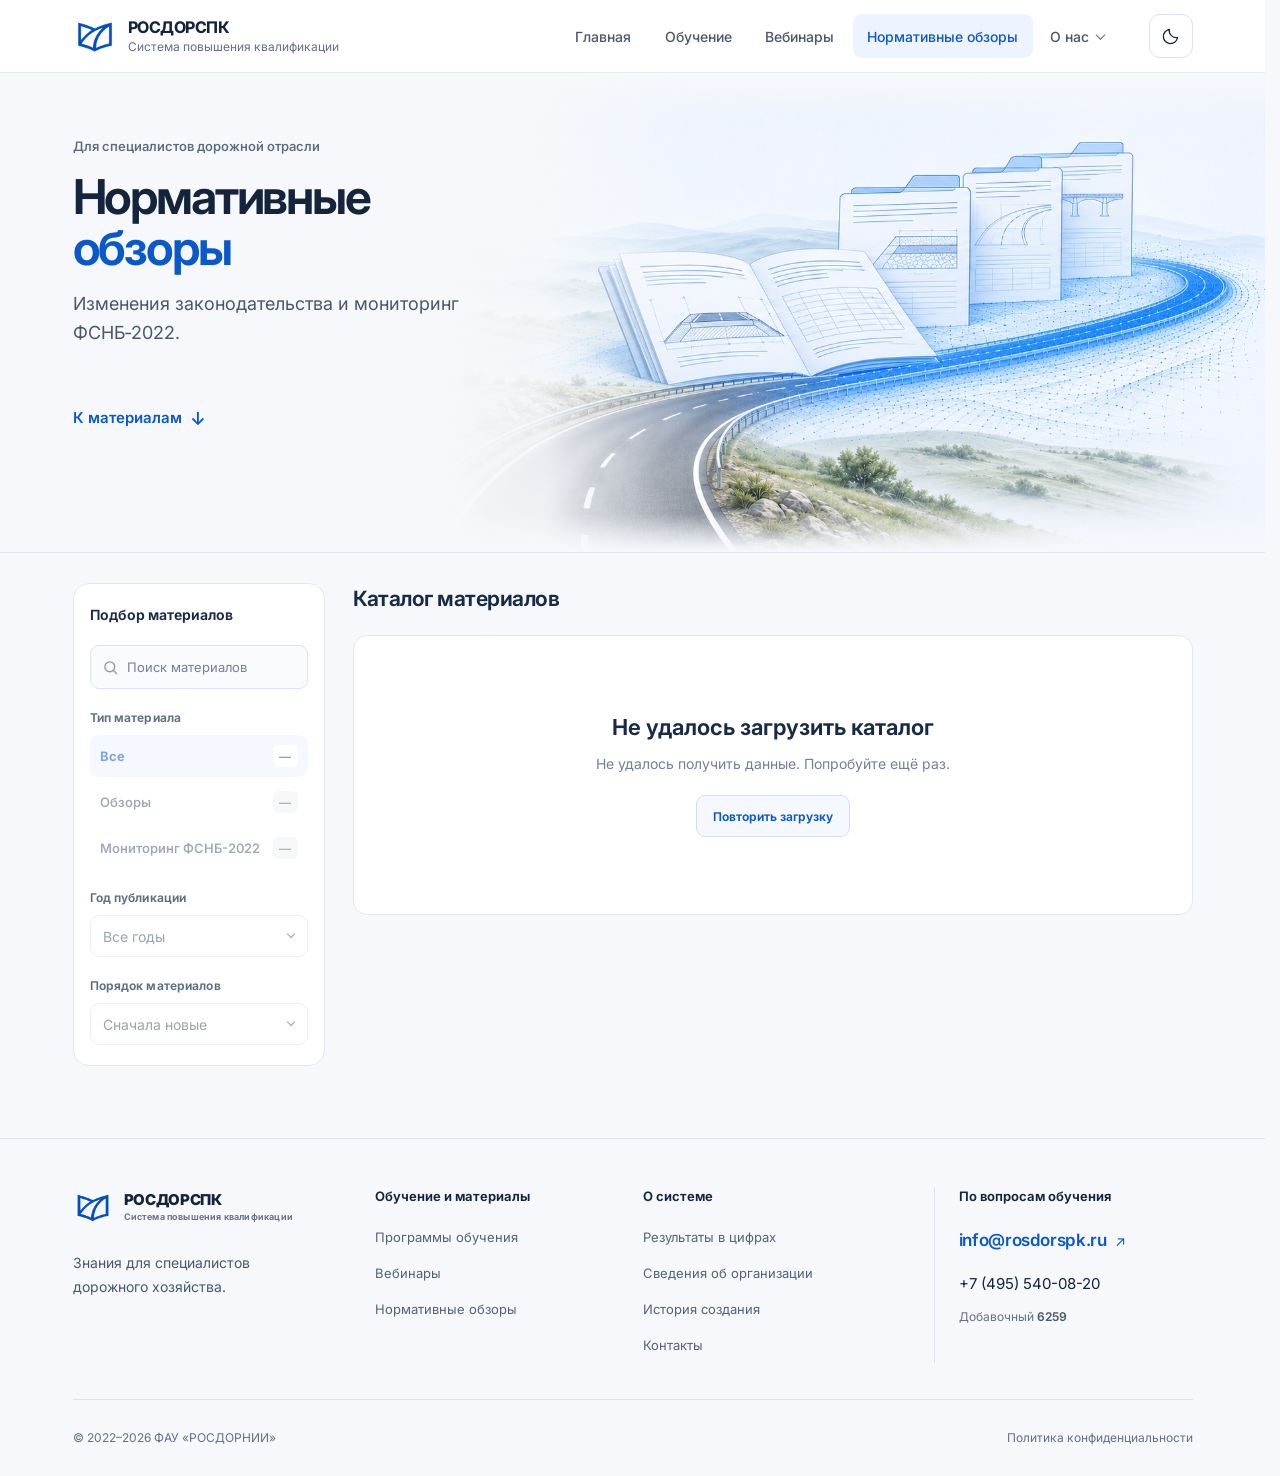
<file: regulations.html>
<!DOCTYPE html>
<html lang="ru">
<head>
<meta charset="utf-8">
<meta name="viewport" content="width=device-width, initial-scale=1">
<title>Нормативные обзоры — РОСДОРСПК</title>
<meta name="description" content="Нормативные обзоры для дорожной отрасли и мониторинг изменений ФСНБ-2022. Поиск материалов по теме и году.">
<script src="site-chrome.js"></script>
<link rel="stylesheet" href="site-chrome.css">
<link rel="icon" type="image/x-icon" sizes="16x16 32x32 48x48 256x256" href="assets/brand/favicon-v4.ico">
<link rel="icon" type="image/png" sizes="32x32" href="assets/brand/favicon-v4-32.png">
</head>
<body>

<div class="kb-site" id="kb-site">

  <header class="edu2-chrome edu2-chrome-header">
    <div class="edu2-chrome-container edu2-chrome-header__inner">
      <a class="edu2-chrome-brand" href="index.html" aria-label="РОСДОРСПК — главная">
        <span class="edu2-chrome-brand__mark" aria-hidden="true"><img src="assets/brand/rosdorspk-mark-v4.png" width="256" height="256" alt="" decoding="async"></span>
        <span class="edu2-chrome-brand__text"><strong>РОСДОРСПК</strong><small>Система повышения квалификации</small></span>
      </a>
      <nav class="edu2-chrome-nav" aria-label="Основная навигация">
        <a href="index.html">Главная</a>
        <a href="education.html">Обучение</a>
        <a href="webinars.html">Вебинары</a>
        <a class="is-active" href="regulations.html" aria-current="page">Нормативные обзоры</a>
      <div class="edu2-chrome-about" data-edu2-chrome-about>
        <button class="edu2-chrome-about__trigger" type="button" aria-controls="edu2-chrome-about-menu" aria-expanded="false" data-edu2-chrome-about-trigger>О&nbsp;нас <span class="edu2-chrome-about__chevron" aria-hidden="true">⌄</span>
        </button>
        <div class="edu2-chrome-about__menu" id="edu2-chrome-about-menu" aria-hidden="true" inert data-edu2-chrome-about-menu>
          <a class="edu2-chrome-about__item" data-about-icon="results" href="results.html"><strong>Результаты в цифрах</strong><small>Масштаб, география и аудитория</small></a>
          <a class="edu2-chrome-about__item" data-about-icon="organization" href="organization.html"><strong>Сведения об организации</strong><small>Документы, структура и руководство</small></a>
          <a class="edu2-chrome-about__item" data-about-icon="contacts" href="contacts.html"><strong>Контакты</strong><small>Телефон, почта и адрес</small></a>
          <a class="edu2-chrome-about__item" data-about-icon="history" href="history.html"><strong>История создания</strong><small>Этапы развития системы</small></a>
        </div>
      </div>
      </nav>
      <button class="edu2-chrome-theme" type="button" aria-label="Переключить тему" disabled><span class="edu2-chrome-theme__icon" aria-hidden="true"></span></button>
      <button class="edu2-chrome-menu-button" type="button" aria-expanded="false" aria-controls="edu2-chrome-mobile-menu" aria-label="Открыть меню" data-edu2-chrome-menu-button>
        <span></span><span></span><span></span>
      </button>
    </div>
    <nav class="edu2-chrome-mobile-menu" id="edu2-chrome-mobile-menu" aria-label="Мобильная навигация" aria-hidden="true" inert>
      <a href="index.html">Главная</a>
      <a href="education.html">Обучение</a>
      <a href="webinars.html">Вебинары</a>
      <a class="is-active" href="regulations.html" aria-current="page">Нормативные обзоры</a>
    <div class="edu2-chrome-mobile-about" data-edu2-chrome-mobile-about>
      <button class="edu2-chrome-mobile-about__toggle" type="button" aria-expanded="false" aria-controls="edu2-chrome-about-mobile-menu" data-edu2-chrome-mobile-about-toggle>
        О&nbsp;нас <span aria-hidden="true">⌄</span>
      </button>
      <div class="edu2-chrome-mobile-about__menu" id="edu2-chrome-about-mobile-menu" aria-hidden="true" inert data-edu2-chrome-mobile-about-menu>
        <div class="edu2-chrome-mobile-about__inner">
        <a data-about-icon="results" href="results.html">Результаты в цифрах</a>
        <a data-about-icon="organization" href="organization.html">Сведения об организации</a>
        <a data-about-icon="contacts" href="contacts.html">Контакты</a>
        <a data-about-icon="history" href="history.html">История создания</a>
              </div>
      </div>
    </div>
    </nav>
  </header>

  <main>
    <section class="kb-hero panorama" id="top" aria-labelledby="kb-title">
      <div class="kb-container kb-hero__layout panorama__layout">
        <div class="kb-hero__content panorama__content">
          <p class="kb-hero__eyebrow panorama__eyebrow">Для специалистов дорожной отрасли</p>
          <h1 class="panorama__title" id="kb-title">Нормативные<br><span>обзоры</span></h1>
          <p class="kb-hero__description panorama__lead">Изменения законодательства и&nbsp;мониторинг ФСНБ&#8209;2022.</p>
          <div class="kb-hero__actions panorama__actions">
            <a class="kb-hero__more panorama__link" href="#kb-catalog">К материалам <span aria-hidden="true">↓</span></a>
          </div>
        </div>
      </div>
      <div class="panorama__visual" aria-hidden="true"></div>
    </section>

    <section class="kb-section kb-catalog" id="kb-catalog" aria-labelledby="kb-catalog-title">
      <div class="kb-container kb-catalog-layout">
        <aside class="kb-filter-panel" aria-labelledby="kb-filters-title">
          <h2 class="kb-filter-heading" id="kb-filters-title">Подбор материалов</h2>
          <div class="kb-search-field">
            <label class="kb-visually-hidden" for="kb-search">Поиск по выпускам и документам</label>
            <svg viewBox="0 0 24 24" aria-hidden="true"><circle cx="11" cy="11" r="7"></circle><path d="m16.5 16.5 4 4"></path></svg>
            <input id="kb-search" type="search" placeholder="Поиск материалов" autocomplete="off" autocorrect="off" autocapitalize="none" spellcheck="false" enterkeyhint="search">
            <button class="kb-search-clear" id="kb-search-clear" type="button" aria-label="Очистить поиск" hidden>×</button>
          </div>

          <p class="kb-filter-label kb-filter-label--type">Тип материала</p>
          <div class="kb-type-segment" id="kb-type-filter" role="group" aria-label="Тип материала">
            <button type="button" class="is-active" data-kb-type-value="" aria-pressed="true" disabled>
              <span>Все</span><strong data-kb-count>…</strong>
            </button>
            <button type="button" data-kb-type-value="Обзоры" aria-pressed="false" disabled>
              <span>Обзоры</span><strong data-kb-count>…</strong>
            </button>
            <button type="button" data-kb-type-value="Мониторинг ФСНБ-2022" aria-pressed="false" disabled>
              <span><span class="kb-label--full">Мониторинг ФСНБ-2022</span><span class="kb-label--compact">Мониторинг</span></span><strong data-kb-count>…</strong>
            </button>
          </div>

          <div class="kb-picker" data-kb-picker="year">
            <span class="kb-filter-label" id="kb-year-label"><span class="kb-label--full">Год публикации</span><span class="kb-label--compact">Год</span></span>
            <button class="kb-picker__trigger" id="kb-year-trigger" type="button" aria-labelledby="kb-year-label kb-year-value" aria-haspopup="listbox" aria-expanded="false" aria-controls="kb-year-listbox" disabled>
              <span id="kb-year-value" data-kb-picker-value>Все годы</span>
              <span class="kb-picker__chevron" aria-hidden="true"></span>
            </button>
            <div class="kb-picker__menu" id="kb-year-listbox" role="listbox" aria-label="Год публикации" hidden></div>
            <select class="kb-picker__native" id="kb-year-filter" aria-hidden="true" tabindex="-1" hidden>
              <option value="">Все годы</option>
            </select>
          </div>

          <div class="kb-picker kb-picker--sort" data-kb-picker="sort">
            <span class="kb-filter-label" id="kb-sort-label"><span class="kb-label--full">Порядок материалов</span><span class="kb-label--compact">Сортировка</span></span>
            <button class="kb-picker__trigger" id="kb-sort-trigger" type="button" aria-labelledby="kb-sort-label kb-sort-value" aria-haspopup="listbox" aria-expanded="false" aria-controls="kb-sort-listbox" disabled>
              <span id="kb-sort-value" data-kb-picker-value>Сначала новые</span>
              <span class="kb-picker__chevron" aria-hidden="true"></span>
            </button>
            <div class="kb-picker__menu" id="kb-sort-listbox" role="listbox" aria-label="Порядок материалов" hidden></div>
            <select class="kb-picker__native" id="kb-sort" aria-hidden="true" tabindex="-1" hidden>
              <option value="date_desc">Сначала новые</option>
              <option value="date_asc">Сначала старые</option>
            </select>
          </div>

          <button id="kb-reset" class="kb-reset-button" type="button" aria-label="Сбросить все фильтры" title="Сбросить все фильтры" hidden>
            <span class="kb-reset-button__icon" aria-hidden="true">↺</span>
            <span class="kb-reset-button__label">Сбросить фильтры</span>
          </button>

        </aside>

        <div class="kb-catalog-results">
        <div class="kb-results-head">
          <div>
            <h2 id="kb-catalog-title" tabindex="-1">Каталог материалов</h2>
            <p id="kb-results-count" aria-live="polite">Загружаем материалы…</p>
          </div>
        </div>

        <div class="kb-document-list" id="kb-document-list" role="list" aria-labelledby="kb-catalog-title" aria-busy="true">
          <div class="kb-skeleton-year" aria-hidden="true"><span></span><span></span></div>
          <article class="kb-skeleton" aria-hidden="true"><div class="kb-skeleton__meta"><span></span></div><div class="kb-skeleton__body"><span></span><span></span><span></span></div><div class="kb-skeleton__actions"><span></span></div></article>
          <article class="kb-skeleton" aria-hidden="true"><div class="kb-skeleton__meta"><span></span></div><div class="kb-skeleton__body"><span></span><span></span><span></span></div><div class="kb-skeleton__actions"><span></span></div></article>
          <article class="kb-skeleton" aria-hidden="true"><div class="kb-skeleton__meta"><span></span></div><div class="kb-skeleton__body"><span></span><span></span><span></span></div><div class="kb-skeleton__actions"><span></span></div></article>
          <article class="kb-skeleton" aria-hidden="true"><div class="kb-skeleton__meta"><span></span></div><div class="kb-skeleton__body"><span></span><span></span><span></span></div><div class="kb-skeleton__actions"><span></span></div></article>
        </div>

        <div class="kb-load-more-wrap">
          <p id="kb-results-progress" aria-live="polite"></p>
          <button id="kb-load-more" class="kb-load-more" type="button" hidden>Показать ещё</button>
        </div>
        </div>
      </div>
    </section>

  </main>

  <footer class="edu2-chrome edu2-chrome-footer">
  <div class="edu2-chrome-container edu2-chrome-footer__grid">
    <div class="edu2-chrome-footer__brand">
      <a class="edu2-chrome-brand edu2-chrome-brand--footer" href="index.html" aria-label="РОСДОРСПК — главная">
        <span class="edu2-chrome-brand__mark" aria-hidden="true"><img src="assets/brand/rosdorspk-mark-v4.png" width="256" height="256" alt="" decoding="async"></span>
        <span class="edu2-chrome-brand__text"><strong>РОСДОРСПК</strong><small>Система повышения квалификации</small></span>
      </a>
      <p>Знания для специалистов <br>дорожного хозяйства.</p>
    </div>
    <nav class="edu2-chrome-footer__column" aria-label="Обучение и материалы">
      <h2>Обучение и материалы</h2>
      <a href="education.html">Программы обучения</a>
      <a href="webinars.html">Вебинары</a>
      <a href="regulations.html">Нормативные обзоры</a>
    </nav>
    <nav class="edu2-chrome-footer__column" aria-label="О системе">
      <h2>О системе</h2>
      <a href="results.html">Результаты в цифрах</a>
      <a href="organization.html">Сведения об организации</a>
      <a href="history.html">История создания</a>
      <a href="contacts.html">Контакты</a>
    </nav>
    <div class="edu2-chrome-footer__contact">
      <h2>По вопросам обучения</h2>
      <a class="edu2-chrome-footer__email" href="mailto:info@rosdorspk.ru">info@rosdorspk.ru <span aria-hidden="true">↗</span></a>
      <a class="edu2-chrome-footer__phone" href="tel:+74955400820">+7 (495) 540-08-20</a>
      <p>Добавочный <strong>6259</strong></p>
    </div>
  </div>
  <div class="edu2-chrome-container edu2-chrome-footer__bottom">
    <span>© 2022&#8288;–&#8288;2026 ФАУ «РОСДОРНИИ»</span>
    <a class="edu2-chrome-footer__policy" href="policy.html#top">Политика конфиденциальности</a>
  </div>
</footer>
</div>

<button class="kb-back-top" id="kb-back-top" type="button" aria-label="Наверх" title="Наверх">
  <svg viewBox="0 0 24 24" aria-hidden="true" focusable="false"><path d="M12 19V5m-6 6 6-6 6 6"></path></svg>
</button>

<div class="kb-modal" id="kb-modal" aria-hidden="true" hidden>
  <div class="kb-modal__backdrop" data-kb-modal-close></div>
  <div class="kb-modal__content" role="dialog" aria-modal="true" aria-labelledby="kb-modal-title" aria-describedby="kb-modal-summary" tabindex="-1">
    <button class="kb-modal__close" type="button" data-kb-modal-close aria-label="Закрыть описание"><svg viewBox="0 0 24 24" aria-hidden="true" focusable="false"><path d="m6 6 12 12M18 6 6 18"/></svg></button>
    <div class="kb-modal__header">
      <div class="kb-modal__meta" id="kb-modal-meta"></div>
      <h2 id="kb-modal-title" tabindex="-1"></h2>
    </div>
    <div class="kb-modal__body" id="kb-modal-body">
      <div class="kb-modal-summary" id="kb-modal-summary"></div>
      <div id="kb-modal-relations"></div>
    </div>
    <div class="kb-modal__footer">
      <div class="kb-modal-actions" id="kb-modal-actions"></div>
    </div>
  </div>
</div>

<style>

  html, body { max-width: 100%; overflow-x: clip; }
  body.kb-modal-lock { overflow: hidden; }
  .kb-site, .kb-modal {
    --kb-blue: var(--site-dark-link, #0a58ca); --kb-blue-dark: var(--site-dark-link-hover, #0849a8);     --kb-ink: var(--site-dark-ink, #172b46); --kb-text: var(--site-dark-text, #475b74); --kb-muted: var(--site-dark-muted, #728096);
    --kb-line: var(--site-dark-line, #e1e7ef); --kb-surface: var(--site-dark-surface-soft, #f6f8fb);
    color: var(--kb-ink); font-family: Inter, -apple-system, BlinkMacSystemFont, "Segoe UI", Arial, sans-serif;
    font-size: 16px; line-height: 1.5; -webkit-font-smoothing: antialiased;
  }
  .kb-site { width: 100%; background: var(--site-dark-canvas, #fff); overflow: visible; }
  .kb-site *, .kb-site *::before, .kb-site *::after, .kb-modal *, .kb-modal *::before, .kb-modal *::after { box-sizing: border-box; }
  .kb-container { width: min(1120px, calc(100% - 40px)); margin: 0 auto; }
  .kb-visually-hidden { position: absolute !important; width: 1px; height: 1px; padding: 0; margin: -1px; overflow: hidden; clip: rect(0,0,0,0); white-space: nowrap; border: 0; }
  .kb-site main button, .kb-site main input, .kb-modal button { font-family: inherit; }
  .kb-site main a:focus-visible, .kb-site main button:focus-visible, .kb-modal a:focus-visible, .kb-modal button:focus-visible { outline: 3px solid var(--site-dark-focus, #9bc0f8); outline-offset: 3px; }
  .kb-site main button:disabled { cursor: wait; }
  .kb-site main button:disabled:not(.kb-search-clear) { opacity: .55; }
  .kb-search-clear[hidden], .kb-reset-button[hidden], .kb-picker__menu[hidden], .kb-load-more[hidden], .kb-load-more-wrap[hidden], .kb-modal[hidden] { display: none !important; }

  /* Panoramic intro follows the home and results pages. */
  
  
  
  
  
  
  
  
  
  
  
  
  
  
  

  /* Sidebar and results keep independent widths; the sidebar remains in view. */
  .kb-catalog { padding: 30px 0 72px; background: var(--kb-surface); scroll-margin-top: 92px; }
  .kb-catalog-layout { display: grid; grid-template-columns: 252px minmax(0, 1fr); align-items: start; gap: 28px; }
  .kb-filter-panel { position: sticky; z-index: 40; top: calc(var(--kb-filter-sticky-top, 76px) + 20px); display: grid; gap: 20px; min-width: 0; padding: 20px 16px; border: 1px solid var(--kb-line); border-radius: 16px; background: var(--site-dark-surface, #fff); }
  .kb-filter-heading { margin: 0; color: var(--kb-ink); font-size: 14px; font-weight: 650; }
  .kb-filter-label { display: block; margin: 0 0 8px; color: var(--site-dark-muted, #5d6e84); font-size: 12px; font-weight: 650; letter-spacing: .01em; }
  .kb-filter-label--type { margin-bottom: -12px; }
  .kb-label--compact { display: none; }
  .kb-type-segment { display: grid; gap: 4px; }
  .kb-type-segment button { display: flex; min-width: 0; min-height: 42px; align-items: center; justify-content: space-between; gap: 8px; padding: 0 10px; border: 0; border-radius: 9px; color: var(--site-dark-text, #4f617b); background: transparent; font-size: 13px; font-weight: 550; text-align: left; cursor: pointer; transition: background .15s, color .15s; }
  .kb-type-segment button:hover { color: var(--kb-ink); background: var(--site-dark-surface-soft, #f5f7fa); }
  .kb-type-segment button.is-active { color: var(--kb-blue); background: var(--site-dark-tint, #edf4ff); font-weight: 650; }
  .kb-type-segment button strong { display: grid; min-width: 25px; height: 22px; padding: 0 5px; place-items: center; border-radius: 6px; color: var(--site-dark-muted, #64748b); background: var(--site-dark-raised, #f1f3f6); font-size: 12px; font-weight: 600; font-variant-numeric: tabular-nums; }
  .kb-type-segment button.is-active strong { color: var(--kb-blue); background: var(--site-dark-surface, #fff); }
  .kb-search-field { display: grid; height: 44px; min-width: 0; grid-template-columns: 17px minmax(0,1fr) auto; align-items: center; gap: 8px; padding: 0 8px 0 11px; border: 1px solid var(--site-dark-line, #dde4ed); border-radius: 9px; background: var(--site-dark-surface-soft, #fafbfd); transition: border-color .15s, box-shadow .15s; }
  .kb-search-field:focus-within { border-color: var(--site-dark-line-strong, #81a9e2); background: var(--site-dark-surface, #fff); box-shadow: 0 0 0 3px #edf4ff; }
  .kb-search-field svg { width: 17px; height: 17px; fill: none; stroke: var(--site-dark-muted, #8b99ac); stroke-width: 1.8; stroke-linecap: round; }
  .kb-search-field input { width: 100%; min-width: 0; height: 42px; padding: 0; border: 0; outline: 0; background: transparent; color: var(--kb-ink); font: inherit; font-size: 13px; }
  .kb-search-field input::placeholder { color: var(--site-dark-muted, #708198); }
  .kb-search-field input::-webkit-search-cancel-button { display: none; }
  .kb-search-clear { width: 28px; height: 30px; padding: 0; border: 0; border-radius: 6px; color: var(--site-dark-muted, #748399); background: transparent; font-size: 20px; cursor: pointer; }
  .kb-search-clear:hover { background: var(--site-dark-raised, #edf1f7); }
  .kb-picker { position: relative; min-width: 0; }
  .kb-picker__trigger { display: grid; width: 100%; min-width: 0; height: 42px; grid-template-columns: minmax(0,1fr) 7px; align-items: center; gap: 10px; padding: 0 12px; border: 1px solid var(--site-dark-line, #dde4ed); border-radius: 9px; background: var(--site-dark-surface, #fff); color: var(--kb-text); font: inherit; font-size: 14px; text-align: left; cursor: pointer; }
  .kb-picker__trigger > span:first-child { overflow: hidden; white-space: nowrap; text-overflow: ellipsis; }
  .kb-picker__trigger:hover { border-color: var(--site-dark-line-strong, #b5c6dd); }
  .kb-picker.is-open .kb-picker__trigger { border-color: var(--site-dark-line-strong, #81a9e2); box-shadow: 0 0 0 3px #edf4ff; }
  .kb-picker__chevron { width: 6px; height: 6px; border-right: 1.5px solid currentColor; border-bottom: 1.5px solid currentColor; transform: translateY(-2px) rotate(45deg); }
  .kb-picker.is-open .kb-picker__chevron { transform: translateY(2px) rotate(225deg); }
  .kb-picker__menu { position: absolute; z-index: 90; top: calc(100% + 6px); right: 0; left: 0; max-height: min(300px,48vh); padding: 5px; overflow-y: auto; border: 1px solid var(--kb-line); border-radius: 10px; background: var(--site-dark-surface, #fff); box-shadow: 0 12px 28px #172b461a; }
  .kb-picker__option { position: relative; display: grid; width: 100%; min-height: 40px; grid-template-columns: minmax(0,1fr) auto; align-items: center; gap: 8px; padding: 6px 28px 6px 10px; border: 0; border-radius: 6px; background: transparent; color: var(--kb-text); font: inherit; font-size: 13px; text-align: left; cursor: pointer; }
  .kb-picker__option:hover, .kb-picker__option:focus-visible { background: var(--site-dark-surface-soft, #f4f7fc); }
  .kb-picker__option-count { color: var(--site-dark-muted, #62738b); font-size: 12px; font-variant-numeric: tabular-nums; }
  .kb-picker__option[aria-selected="true"] { color: var(--kb-blue); background: var(--site-dark-tint, #edf4ff); }
  .kb-picker__option[aria-selected="true"]::after { position: absolute; right: 10px; content: "✓"; }
  .kb-picker__native { display: none !important; }
  .kb-reset-button { display: flex; min-height: 40px; align-items: center; justify-content: center; gap: 7px; padding: 0 8px; border: 1px solid var(--kb-line); border-radius: 9px; color: var(--kb-text); background: var(--site-dark-surface, #fff); font-size: 12px; cursor: pointer; }
  .kb-reset-button:hover { color: var(--kb-blue); background: var(--site-dark-surface-soft, #f5f8fd); }
  .kb-reset-button__icon { font-size: 19px; }
  .kb-filter-panel.has-load-error button:disabled, .kb-filter-panel.has-load-error input:disabled { cursor: not-allowed; }

  .kb-catalog-results { min-width: 0; }
  .kb-results-head { display: flex; align-items: center; min-height: 32px; margin: 0 0 20px; scroll-margin-top: 100px; }
  .kb-results-head > div { display: flex; flex-wrap: wrap; align-items: baseline; gap: 8px 12px; }
  .kb-results-head h2 { margin: 0; color: var(--kb-ink); font-size: 21px; font-weight: 650; line-height: 1.3; letter-spacing: -.025em; }
  .kb-results-head h2:focus { outline: none; }
  .kb-results-head p { margin: 0; color: var(--site-dark-muted, #62738b); font-size: 13px; }
  .kb-results-head p:empty { display: none; }
  .kb-document-list { display: grid; gap: 12px; }
  .kb-year-group { display: grid; gap: 12px; min-width: 0; }
  .kb-year-group + .kb-year-group { margin-top: 18px; }
  .kb-year-heading { display: flex; align-items: center; gap: 12px; min-height: 28px; margin-bottom: 2px; scroll-margin-top: 100px; }
  .kb-year-heading::after { content: ""; height: 1px; flex: 1; background: var(--site-dark-hover, #e0e6ee); }
  .kb-year-heading h3 { margin: 0; color: var(--site-dark-muted, #53647a); font-size: 15px; font-weight: 650; letter-spacing: -.015em; font-variant-numeric: tabular-nums; }
  .kb-year-heading h3:focus { outline: none; }
  .kb-year-heading span { order: 1; color: var(--site-dark-muted, #62738b); font-size: 12px; }
  .kb-document-card { --kb-doc-accent: var(--site-dark-link, #477bbd); --kb-doc-soft: var(--site-dark-tint, #f0f5fd); position: relative; display: grid; min-width: 0; grid-template-columns: minmax(0,1fr) auto; align-items: start; gap: 18px; padding: 18px 20px; border: 1px solid var(--kb-line); border-radius: 14px; background: var(--site-dark-surface, #fff); cursor: pointer; transition: border-color .15s, box-shadow .15s; }
  .kb-document-card.kb-doc--fsnb { --kb-doc-accent: var(--site-dark-warm, #a06b38); --kb-doc-soft: var(--site-dark-warm-surface, #fcf5ed); }
  .kb-document-card:hover, .kb-document-card:focus-within { border-color: var(--site-dark-line-strong, #b8cce8); box-shadow: 0 4px 14px #203c6509; }
  .kb-document-main { min-width: 0; }
  .kb-document-meta { display: flex; flex-wrap: wrap; align-items: center; gap: 5px 9px; margin-bottom: 7px; }
  .kb-document-type { display: inline-flex; align-items: center; min-height: 22px; padding: 2px 7px; border-radius: 5px; color: var(--kb-doc-accent); background: var(--kb-doc-soft); font-size: 11px; font-weight: 700; line-height: 1.3; letter-spacing: .035em; text-transform: uppercase; }
  .kb-document-card h4 { margin: 0; color: var(--kb-ink); font-size: 17px; font-weight: 650; line-height: 1.4; letter-spacing: -.015em; transition: color .15s; overflow-wrap: anywhere; }
  .kb-document-card:hover h4 { color: var(--kb-blue); }
  .kb-document-card__summary { display: -webkit-box; margin: 7px 0 0; overflow: hidden; color: var(--site-dark-muted, #5c6e86); font-size: 14px; line-height: 1.55; -webkit-line-clamp: 2; -webkit-box-orient: vertical; overflow-wrap: anywhere; }
  .kb-document-card__summary.is-placeholder, .kb-modal-summary.is-placeholder { color: var(--site-dark-muted, #97a0af); font-style: italic; }
  .kb-search-highlight { padding: 0 .08em; border-radius: 3px; color: inherit; background: var(--site-dark-highlight, #fff0b8); box-decoration-break: clone; -webkit-box-decoration-break: clone; }
  .kb-document-actions { align-self: center; }
  .kb-details-button { display: inline-flex; min-height: 44px; align-items: center; justify-content: center; gap: 8px; padding: 0; border: 0; border-radius: 4px; background: transparent; color: var(--kb-blue); white-space: nowrap; cursor: pointer; height: auto; }
  .kb-details-button__label { font-size: 13px; font-weight: 600; }
  .kb-details-button__arrow { font-size: 18px; line-height: 1; }
  .kb-document-card:hover .kb-details-button, .kb-details-button:focus-visible { border-color: transparent; color: var(--kb-blue); background: transparent; }
  .kb-load-more-wrap { display: grid; justify-items: center; gap: 12px; margin-top: 24px; }
  .kb-load-more-wrap p { margin: 0; color: var(--site-dark-muted, #62738b); font-size: 13px; }
  .kb-load-more { min-height: 44px; padding: 0 24px; border: 1px solid var(--site-dark-line, #cbddf6); border-radius: 10px; background: var(--site-dark-tint, #eaf2ff); color: var(--kb-blue); font-size: 12px; font-weight: 650; cursor: pointer; }
  .kb-load-more:hover { border-color: var(--site-dark-line-strong, #a8c1e3); background: var(--site-dark-tint-strong, #dfebff); }
  .kb-empty { display: grid; min-height: 280px; place-items: center; padding: 40px 24px; border: 1px solid var(--kb-line); border-radius: 14px; background: var(--site-dark-surface, #fff); text-align: center; }
  .kb-empty__inner { max-width: 490px; }
  .kb-empty strong { display: block; color: var(--kb-ink); font-size: 22px; font-weight: 650; line-height: 1.3; }
  .kb-empty span { display: block; margin-top: 12px; color: var(--kb-muted); font-size: 14px; line-height: 1.6; }
  .kb-empty__actions { display: flex; flex-wrap: wrap; justify-content: center; gap: 8px; margin-top: 20px; }
  .kb-empty button { min-height: 42px; padding: 0 16px; border: 1px solid var(--site-dark-line, #d3dfee); border-radius: 9px; background: var(--site-dark-surface-soft, #f5f9ff); color: var(--kb-blue); font-size: 12px; font-weight: 650; cursor: pointer; }

  /* Loading placeholders mirror the card geometry. */
  .kb-skeleton-year { display: flex; justify-content: space-between; align-items: center; height: 30px; }
  .kb-skeleton-year span { width: 46px; height: 14px; border-radius: 4px; background: var(--site-dark-hover, #e5ebf3); }
  .kb-skeleton-year span:last-child { width: 80px; height: 9px; }
  .kb-skeleton { position: relative; display: grid; grid-template-columns: minmax(0,1fr) 112px; align-items: start; gap: 18px; min-height: 136px; padding: 18px 20px; overflow: hidden; border: 1px solid var(--kb-line); border-radius: 14px; background: var(--site-dark-surface, #fff); }
  .kb-skeleton::after { position: absolute; inset: 0; content: ""; background: linear-gradient(100deg,transparent 20%,var(--site-dark-shimmer, #ffffff99) 50%,transparent 80%); transform: translateX(-100%); animation: kb-shimmer 2s infinite; }
  .kb-skeleton__meta { display: none; }
  .kb-skeleton__body { display: grid; grid-column: 1; gap: 13px; padding-top: 6px; }
  .kb-skeleton__body span { display: block; width: 90%; height: 13px; border-radius: 4px; background: var(--site-dark-raised, #edf1f6); }
  .kb-skeleton__body span:nth-child(2) { width: 100%; height: 10px; }
  .kb-skeleton__body span:last-child { width: 65%; height: 10px; }
  .kb-skeleton__actions { grid-column: 2; align-self: center; }
  .kb-skeleton__actions span { display: block; width: 112px; height: 40px; border-radius: 9px; background: var(--site-dark-raised, #edf1f6); }
  .kb-back-top { position: fixed; bottom: calc(22px + env(safe-area-inset-bottom,0px)); right: calc(22px + env(safe-area-inset-right,0px)); z-index: 90; display: flex; align-items: center; justify-content: center; width: 46px; height: 46px; padding: 0; border: 1px solid var(--site-dark-line, #dce4ef); border-radius: 13px; background: var(--site-dark-surface, #fff); color: var(--site-dark-link, #0a58ca); box-shadow: 0 4px 18px #203c5b14; cursor: pointer; visibility: hidden; opacity: 0; pointer-events: none; transform: translateY(6px); transition: opacity .16s, transform .16s, visibility .16s, background .15s, border-color .15s, box-shadow .15s; }
  .kb-back-top.is-visible { visibility: visible; opacity: 1; pointer-events: auto; transform: translateY(0); }
  .kb-back-top:hover { border-color: var(--site-dark-line-strong, #b6ccec); background: var(--site-dark-tint, #edf3fd); box-shadow: 0 5px 20px #203c5b1a; }
  .kb-back-top:active { background: var(--site-dark-tint-strong, #e2ecfc); }
  .kb-back-top:focus-visible { outline: 3px solid var(--site-dark-focus, #80aaff); outline-offset: 4px; }
  .kb-back-top svg { display: block; width: 20px; height: 20px; fill: none; stroke: currentColor; stroke-width: 1.8; stroke-linecap: round; stroke-linejoin: round; }

  /* Reading dialog: tinted heading, scrollable contents, persistent PDF action. */
  .kb-modal { --kb-category-accent: var(--site-dark-link, #2b6cb0); --kb-category-soft: var(--site-dark-tint, #eaf4ff); --kb-category-line: var(--site-dark-line, #cce0f5); position: fixed; inset: 0; z-index: 999999; display: flex; align-items: center; justify-content: center; padding: 24px; opacity: 0; pointer-events: none; transition: opacity .18s; }
  .kb-modal[data-kb-theme="fsnb"] { --kb-category-accent: var(--site-dark-warm, #c05621); --kb-category-soft: var(--site-dark-warm-surface, #fff3e8); --kb-category-line: var(--site-dark-line, #f0d7c2); }
  .kb-modal.is-active { opacity: 1; pointer-events: auto; }
  .kb-modal__backdrop { position: absolute; inset: 0; background: var(--site-dark-scrim, #14243d80); backdrop-filter: blur(3px); }
  .kb-modal__content { position: relative; display: flex; flex-direction: column; width: min(820px,100%); max-height: calc(100vh - 48px); max-height: min(860px,calc(100dvh - 48px)); padding: 0; overflow: hidden; border: 1px solid var(--site-dark-shimmer, #ffffff99); border-radius: 20px; background: var(--site-dark-surface, #fff); box-shadow: 0 24px 80px #081c3b33; transform: translateY(8px); transition: transform .18s; }
  .kb-modal.is-active .kb-modal__content { transform: translateY(0); }
  .kb-modal__close { position: absolute; z-index: 3; top: 18px; right: 18px; display: grid; width: 36px; height: 36px; place-items: center; padding: 0; border: 1px solid var(--kb-category-line); border-radius: 10px; background: var(--site-dark-surface, #fff); color: var(--kb-category-accent); font: inherit; font-size: 24px; line-height: 1; cursor: pointer; }
  .kb-modal__close svg { display: block; width: 18px; height: 18px; fill: none; stroke: currentColor; stroke-width: 1.8; stroke-linecap: round; pointer-events: none; }
  .kb-modal__close:hover { color: var(--kb-category-accent); background: var(--kb-category-soft); }
  .kb-modal__header { flex: 0 0 auto; padding: 30px 68px 28px 36px; border-bottom: 1px solid var(--kb-category-line); background: linear-gradient(120deg,var(--kb-category-soft),var(--site-dark-surface, #fff) 80%); }
  .kb-modal__meta { display: flex; flex-wrap: wrap; align-items: center; gap: 8px; }
  .kb-modal__meta[hidden] { display: none; }
  .kb-modal-type { display: inline-flex; align-items: center; min-height: 24px; padding: 3px 9px; border: 1px solid var(--kb-category-line); border-radius: 6px; color: var(--kb-category-accent); background: var(--kb-category-soft); font-size: 10px; font-weight: 700; line-height: 1.4; letter-spacing: .06em; text-transform: uppercase; }
  .kb-modal h2 { margin: 14px 0 0; color: var(--kb-ink); font-size: clamp(23px,2.5vw,29px); font-weight: 680; line-height: 1.25; letter-spacing: -.03em; overflow-wrap: anywhere; }
  .kb-modal__meta[hidden] + h2 { margin-top: 0; }
  .kb-modal h2:focus { outline: 0; }
  .kb-modal__body { min-height: 0; flex: 1 1 auto; padding: 28px 36px 32px; overflow-y: auto; overscroll-behavior: contain; scrollbar-width: thin; scrollbar-color: var(--site-dark-line-strong, #bdc9da) transparent; }
  .kb-modal-summary { max-width: 660px; margin: 0; color: var(--site-dark-text, #566982); font-size: 15px; line-height: 1.8; overflow-wrap: anywhere; }
  .kb-modal-summary p { margin: 0; }
  .kb-modal-summary p + p { margin-top: 14px; }
  .kb-modal-related { margin-top: 28px; padding-top: 24px; border-top: 1px solid var(--kb-line); }
  .kb-modal-related__title { display: flex; align-items: center; justify-content: flex-start; gap: 8px; margin: 0 0 14px; color: var(--kb-ink); font-size: 13px; font-weight: 650; }
  .kb-modal-related__count { display: grid; min-width: 24px; height: 24px; padding: 0 6px; place-items: center; border-radius: 6px; background: var(--kb-category-soft); color: var(--kb-category-accent); font-size: 11px; font-weight: 600; }
  .kb-modal-related__list { display: grid; gap: 0; border: 1px solid var(--kb-line); border-radius: 10px; background: var(--site-dark-surface, #fff); }
  .kb-related-button { display: grid; width: 100%; min-height: 48px; grid-template-columns: minmax(0,1fr) 28px; align-items: center; gap: 14px; padding: 9px 14px; border: 0; border-bottom: 1px solid var(--kb-line); border-radius: 0; color: var(--site-dark-text, #304761) !important; background: var(--site-dark-surface, #fff); font: inherit; text-align: left; text-decoration: none; cursor: pointer; }
  .kb-related-button:first-child { border-top-left-radius: 9px; border-top-right-radius: 9px; }
  .kb-related-button:last-child { border-bottom: 0; border-bottom-left-radius: 9px; border-bottom-right-radius: 9px; }
  .kb-related-button:hover { background: var(--kb-category-soft); }
  .kb-related-button__title { min-width: 0; font-size: 14px; line-height: 1.6; overflow-wrap: anywhere; }
  .kb-related-button strong { font: inherit; font-weight: 600; }
  .kb-related-button__details { color: var(--site-dark-muted, #62738b); font-weight: 400; }
  .kb-related-button__arrow { display: grid; width: 28px; height: 28px; flex: 0 0 28px; place-items: center; border-radius: 7px; color: var(--kb-category-accent); background: var(--kb-category-soft); font-size: 16px; }
  .kb-related-button.is-disabled { cursor: default; color: var(--site-dark-muted, #97a0af) !important; background: var(--site-dark-surface-soft, #f8f9fb); }
  .kb-related-button.is-disabled .kb-related-button__details { color: inherit; }
  .kb-modal__footer { display: flex; flex: 0 0 auto; flex-wrap: wrap; align-items: center; justify-content: flex-end; gap: 16px; padding: 18px 36px; border-top: 1px solid var(--kb-line); background: var(--site-dark-surface-soft, #fafbfd); }
  .kb-modal-actions { display: flex; width: 100%; max-width: 100%; align-items: center; justify-content: flex-end; gap: 20px; }
  .kb-modal-actions > a, .kb-modal-actions > span { display: inline-flex; min-width: 148px; min-height: 44px; flex: 0 0 auto; align-items: center; justify-content: center; gap: 8px; padding: 10px 16px; border: 1px solid var(--kb-blue); border-radius: 9px; color: #fff !important; background: var(--site-dark-action, var(--kb-blue)); font-size: 13px; font-weight: 600; text-decoration: none; }
  .kb-modal-actions > a:hover { background: var(--site-dark-action-hover, var(--kb-blue-dark)); }
  .kb-modal-actions .is-disabled { border-color: var(--site-dark-line, #e3e8ef); color: var(--site-dark-muted, #8996a8) !important; background: var(--site-dark-surface-soft, #f5f7fa); }
  @keyframes kb-shimmer { to { transform: translateX(100%); } }

  @media (max-width: 1040px) {
    .kb-catalog-layout { grid-template-columns: 232px minmax(0,1fr); gap: 20px; }
    .kb-document-card, .kb-skeleton { padding: 18px; gap: 14px; }
  }
  
  
  @media (max-width: 860px) {
    .kb-container { width: min(720px,calc(100% - 32px)); }
    .kb-catalog-layout { grid-template-columns: 1fr; gap: 26px; }
    .kb-filter-panel { position: relative; top: auto; grid-template-columns: 1fr 1fr; gap: 16px; padding: 18px; }
    .kb-filter-heading, .kb-filter-label--type { display: none; }
    .kb-search-field, .kb-type-segment, .kb-reset-button { grid-column: 1 / -1; }
    .kb-type-segment { display: grid; grid-template-columns: max-content max-content minmax(0,1fr); gap: 4px; padding: 4px; border-radius: 10px; background: var(--site-dark-raised, #f3f6fa); }
    .kb-type-segment button { justify-content: space-between; min-height: 44px; padding: 0 10px; gap: 8px; font-size: 13px; }
    .kb-type-segment button > span { min-width: 0; overflow-wrap: anywhere; }
    .kb-type-segment button strong { flex-shrink: 0; }
    .kb-type-segment button.is-active { background: var(--site-dark-surface, #fff); box-shadow: 0 1px 4px #253d5d0c; }
    .kb-type-segment button.is-active strong { background: var(--site-dark-tint, #edf4ff); }
    .kb-filter-label { margin-bottom: 6px; }
    .kb-search-field input, .kb-picker__trigger { font-size: 14px; }
    .kb-results-head { margin-bottom: 16px; }
    .kb-modal__footer { gap: 14px; }
  }
  @media (max-width: 520px) {
    .kb-catalog { padding-top: 20px; padding-bottom: 48px; }
    .kb-filter-panel { padding: 12px; gap: 14px 10px; border-radius: 12px; }
    .kb-label--full { display: none; }
    .kb-label--compact { display: inline; }
    .kb-type-segment { display: flex; }
    .kb-type-segment button { flex: 1 1 auto; justify-content: center; padding: 0 6px; gap: 5px; }
    .kb-type-segment button strong { min-width: 22px; padding: 0 4px; }
    .kb-search-field input { font-size: 16px; }
    .kb-picker__trigger { padding: 0 10px; font-size: 13px; }
    .kb-results-head h2 { font-size: 20px; }
    .kb-results-head > div { gap: 6px 10px; }
    .kb-document-card { grid-template-columns: minmax(0,1fr); align-items: start; gap: 10px; padding: 16px; border-radius: 12px; }
    .kb-document-card h4 { font-size: 16px; line-height: 1.45; }
    .kb-document-card__summary { font-size: 14px; -webkit-line-clamp: 3; }
    .kb-document-actions { grid-column: 1; justify-self: start; }
    .kb-details-button { display: flex; width: auto; height: auto; gap: 8px; border: 0; border-radius: 4px; color: var(--kb-blue); background: transparent; min-height: 44px; padding: 0; }
    .kb-details-button__label { position: static; width: auto; height: auto; overflow: visible; clip: auto; font-size: 13px; font-weight: 600; }
    .kb-document-card:hover .kb-details-button { background: transparent; border-color: transparent; }
    .kb-load-more { width: 100%; padding: 0 12px; font-size: 11px; }
    .kb-skeleton { grid-template-columns: minmax(0,1fr); min-height: 160px; padding: 16px; gap: 12px; }
    .kb-skeleton__actions { grid-column: 1; }
    .kb-skeleton__actions span { width: 90px; height: 12px; border-radius: 4px; }
  }
  @media (max-width: 560px) {
    .kb-modal { padding: 0; }
    .kb-modal__content { width: 100%; height: 100vh; height: 100dvh; max-height: none; border: 0; border-radius: 0; box-shadow: none; }
    .kb-modal__header { padding: calc(24px + env(safe-area-inset-top, 0px)) 60px 22px 22px; }
    .kb-modal__close { top: calc(8px + env(safe-area-inset-top, 0px)); right: 8px; width: 44px; height: 44px; border-radius: 8px; }
    .kb-modal h2 { font-size: 22px; line-height: 1.3; }
    .kb-modal__body { padding: 22px; }
    .kb-modal-summary { font-size: 14px; line-height: 1.75; }
    .kb-modal-related { margin-top: 22px; padding-top: 20px; }
    .kb-modal-related__title { font-size: 12px; }
    .kb-related-button { padding: 9px 10px; gap: 8px; }
    .kb-related-button__title { font-size: 13px; }
    .kb-modal__footer { flex-direction: column; align-items: stretch; padding: 14px 22px calc(14px + env(safe-area-inset-bottom, 0px)); gap: 12px; }
    .kb-modal-actions, .kb-modal-actions > a, .kb-modal-actions > span { width: 100%; }
  }
  @media (max-width: 360px) {
    .kb-type-segment button { flex-direction: column; gap: 2px; padding: 3px 2px; text-align: center; }
    .kb-type-segment button strong { height: 16px; font-size: 11px; }
  }
  @media (prefers-reduced-motion: reduce) {
    .kb-back-top { transform: none; }
    .kb-site main *, .kb-site main *::before, .kb-site main *::after, .kb-modal, .kb-modal *, .kb-back-top { animation: none !important; transition: none !important; scroll-behavior: auto !important; }
  }
  .kb-details-button:hover .kb-details-button__label, .kb-details-button:focus-visible .kb-details-button__label { text-decoration: underline; text-underline-offset: 4px; }

/* Shared panoramic intro: keep this block identical on all five pages. */
.panorama {
  --panorama-bg: var(--site-dark-panorama, #f6f8fb);
  --panorama-ink: var(--site-dark-ink, #14243d);
  --panorama-text: var(--site-dark-text, #47586d);
  --panorama-muted: var(--site-dark-muted, #596a7f);
  --panorama-blue: var(--site-dark-link, #0a58ca);
  --panorama-image: var(--panorama-light-image);
  --panorama-image-position: 100% 15%;
  position: relative;
  isolation: isolate;
  display: grid;
  align-items: start;
  min-height: 480px;
  padding: 64px 0 32px;
  overflow: hidden;
  border-bottom: 1px solid var(--site-dark-line, #e1e7ef);
  background: var(--panorama-bg);
  color: var(--panorama-ink);
  font: 16px/1.6 Inter, -apple-system, BlinkMacSystemFont, "Segoe UI", Arial, sans-serif;
  scroll-margin-top: 76px;
}
.panorama, .panorama *, .panorama::before, .panorama::after,
.panorama *::before, .panorama *::after { box-sizing: border-box; }
.panorama::after {
  position: absolute;
  z-index: 1;
  inset: 0;
  background: var(--site-dark-panorama-fade, linear-gradient(90deg,var(--panorama-bg) 0%,var(--panorama-bg) 35%,rgba(246,248,251,.9) 43%,transparent 56%));
  pointer-events: none;
  content: "";
}
.panorama .panorama__layout {
  position: relative;
  z-index: 2;
  display: block;
  width: min(1120px,calc(100% - 40px));
  margin: 0 auto;
}
.panorama .panorama__content { width: min(560px,52%); min-width: 0; margin: 0; padding: 0; }
.panorama .panorama__eyebrow { margin: 0 0 14px; color: var(--panorama-muted); font-size: 13px; font-weight: 550; line-height: 1.5; }
.panorama .panorama__title { max-width: none; margin: 0; color: var(--panorama-ink); font-size: clamp(40px,4vw,48px); font-weight: 650; line-height: 1.08; letter-spacing: -.045em; text-wrap: initial; }
.panorama .panorama__title :is(span,em) { color: var(--panorama-blue); font-style: normal; }
/* Reserve three description lines on desktop to align the primary links. */
.panorama .panorama__lead { max-width: 460px; min-height: 4.8em; margin: 16px 0 0; color: var(--panorama-text); font-size: 18px; line-height: 1.6; }
.panorama .panorama__actions { display: flex; align-items: center; flex-wrap: wrap; gap: 8px 24px; margin: 20px 0 0; }
.panorama .panorama__link { display: inline-flex; flex: 0 0 auto; align-items: center; gap: 8px; min-height: 44px; margin: 0; padding: 4px 0; color: var(--panorama-blue); font-size: 15px; font-weight: 600; line-height: 1.5; text-decoration: none; }
.panorama .panorama__link--secondary { color: var(--panorama-muted); font-size: 14px; font-weight: 500; }
.panorama .panorama__link:hover { color: var(--site-dark-link-hover, #0849a9); text-decoration: underline; text-underline-offset: 4px; }
.panorama .panorama__link:focus-visible { border-radius: 4px; outline: 3px solid var(--site-dark-focus, #79adf1); outline-offset: 4px; }
.panorama .panorama__link > :is(span,svg) { flex: 0 0 auto; width: 18px; height: 18px; font-size: 18px; line-height: 1; }
.panorama .panorama__facts { display: flex; flex-wrap: wrap; gap: 8px 20px; margin: 16px 0 0; padding: 0; list-style: none; color: var(--panorama-muted); font-size: 13px; line-height: 1.5; }
.panorama .panorama__facts li { display: inline-flex; align-items: flex-start; gap: 8px; }
.panorama .panorama__facts svg { flex: 0 0 auto; width: 17px; height: 17px; margin-top: 1px; }
.panorama .panorama__stats { display: grid; grid-template-columns: repeat(3,max-content); gap: 24px; min-height: 56px; max-width: 100%; margin: 16px 0 0; }
.panorama .panorama__stats .stat-card { display: flex; flex-direction: column; align-items: flex-start; gap: 4px; min-width: 0; }
.panorama .panorama__stats .stat-number { color: var(--panorama-ink); font-size: 28px; font-weight: 650; line-height: 1.15; letter-spacing: -.035em; font-variant-numeric: tabular-nums; }
.panorama .panorama__stats .stat-label { color: var(--panorama-muted); font-size: 13px; line-height: 1.5; white-space: nowrap; }
.panorama .panorama__stats.is-loading .stat-card { gap: 4px; }
.panorama .panorama__visual { position: absolute; z-index: 0; inset: 0 0 0 auto; width: 100%; margin: 0; overflow: hidden; background: var(--panorama-image) var(--panorama-image-position) / cover no-repeat; }
.panorama .panorama__visual::after { position: absolute; inset: 0; background: var(--site-dark-panorama-overlay, linear-gradient(180deg,var(--panorama-bg),transparent 10%,transparent 92%,var(--panorama-bg))); pointer-events: none; content: ""; }
@media screen {
  :root[data-site-theme="dark"] .panorama {
    --panorama-image: var(--panorama-dark-image, var(--panorama-light-image));
  }
}
/* Adjust the crop where the foreground needs more room. */
.panorama--education { --panorama-image-position: 100% 65%; }
@media (max-width:960px) {
  .panorama { display: block; min-height: 0; padding: 32px 0 0; }
  .panorama::after { display: none; }
  .panorama .panorama__layout { width: calc(100% - 36px); }
  .panorama .panorama__content { width: 100%; max-width: 650px; }
  .panorama .panorama__lead { min-height: 0; }
  .panorama .panorama__title { font-size: 44px; }
  .panorama .panorama__visual { position: relative; inset: auto; width: 100%; height: clamp(240px,38vw,340px); margin-top: 20px; }
}
@media (max-width:620px) {
  .panorama { padding-top: 20px; }
  .panorama .panorama__layout { width: calc(100% - 28px); }
  .panorama .panorama__eyebrow { margin-bottom: 10px; }
  .panorama .panorama__title { font-size: clamp(30px,8vw,36px); line-height: 1.08; letter-spacing: -.04em; }
  .panorama .panorama__lead { margin-top: 12px; font-size: 17px; line-height: 1.5; }
  .panorama .panorama__actions { gap: 0 20px; margin-top: 8px; }
  .panorama .panorama__visual { height: clamp(176px,50vw,220px); margin-top: -8px; }
  .panorama .panorama__facts { flex-direction: column; gap: 8px; margin-top: 12px; }
  .panorama .panorama__stats { grid-template-columns: repeat(3,minmax(0,1fr)); gap: 12px; min-height: 50px; margin-top: 12px; }
  .panorama .panorama__stats .stat-number { font-size: 24px; }
}
@media (max-width:360px) {
  .panorama .panorama__actions { gap: 0 16px; }
  .panorama .panorama__link { font-size: 14px; }
  .panorama .panorama__link--secondary { font-size: 13px; }
}
/* End shared panoramic intro. */

.kb-hero {
  --panorama-light-image: url("assets/hero-regulations-documents-v1.jpg");
  --panorama-dark-image: url("assets/hero-regulations-documents-v1-dark.jpg");
}

@media screen {
  :root[data-site-theme="dark"] .kb-hero .kb-hero__more {
    padding: 4px 14px;
    border: 1px solid var(--site-dark-action);
    border-radius: 8px;
    background: var(--site-dark-action);
    color: #fff;
  }

  :root[data-site-theme="dark"] .kb-hero .kb-hero__more:hover {
    border-color: var(--site-dark-action-hover);
    background: var(--site-dark-action-hover);
    text-decoration: none;
  }

  :root[data-site-theme="dark"] .kb-site .kb-search-field:focus-within {
    outline: 2px solid var(--site-dark-focus);
    outline-offset: 2px;
    box-shadow: none;
  }
}
</style>

<script>
  (function () {
    const KB_YEAR_BATCH_SIZE = 1;
    const KB_SUMMARY_PLACEHOLDER = 'Краткое описание материала будет добавлено.';
    const KB_API_URL = 'https://script.google.com/macros/s/AKfycbwiRuSXdN7OLE5dw7PLceaPCqYtEBT0a1KHIs2St1Dp4I2p1Sa1OAyet-lhKkqlUXWFxg/exec';
    const KB_REQUEST_TIMEOUT = 15000;
    const KB_RETRY_TIMEOUT = 30000;
    const KB_SLOW_NOTICE_DELAY = 7000;
    const KB_CACHE_KEY = 'rosdorspk:regulations:materials:v1';

    let KB_DATA = [];
    const documentsById = new Map();
    let catalogLoadComplete = false;
    let knowledgeBaseLoadPending = false;
    const state = { query: '', type: '', year: '', sort: 'date_desc', visibleYears: KB_YEAR_BATCH_SIZE };

    function readKnowledgeBaseCache() {
      try {
        const cached = JSON.parse(window.localStorage.getItem(KB_CACHE_KEY));
        return cached && Array.isArray(cached.data) ? cached.data : null;
      } catch (error) {
        return null;
      }
    }

    function writeKnowledgeBaseCache(data) {
      try {
        window.localStorage.setItem(KB_CACHE_KEY, JSON.stringify({ savedAt: Date.now(), data }));
      } catch (error) {
        console.warn('РОСДОРСПК: не удалось сохранить кеш нормативных обзоров', error);
      }
    }

    function isSameKnowledgeBaseData(first, second) {
      try {
        return JSON.stringify(first) === JSON.stringify(second);
      } catch (error) {
        return false;
      }
    }
    let lastFocusedElement = null;
    let modalCloseTimer = null;
    let searchRevealTimer = null;
    const KB_PUBLIC_TYPES = ['Обзоры', 'Мониторинг ФСНБ-2022'];
    const KB_PICKERS = {
      year: { selectId: 'kb-year-filter', triggerId: 'kb-year-trigger', valueId: 'kb-year-value', listboxId: 'kb-year-listbox' },
      sort: { selectId: 'kb-sort', triggerId: 'kb-sort-trigger', valueId: 'kb-sort-value', listboxId: 'kb-sort-listbox' }
    };

    const byId = id => document.getElementById(id);
    const escapeHtml = value => String(value || '').replace(/&/g, '&amp;').replace(/</g, '&lt;').replace(/>/g, '&gt;').replace(/"/g, '&quot;').replace(/'/g, '&#039;');
    const RUSSIAN_CONNECTOR_PATTERN = /(^|[^0-9A-Za-zА-Яа-яЁё-])(благодаря|вблизи|ввиду|вдоль|включая|вместо|вне|внутри|вокруг|возле|вопреки|вследствие|исключая|исходя|касательно|кроме|между|навстречу|наперекор|наподобие|напротив|насчёт|начиная|несмотря|около|относительно|перед|помимо|посередине|посреди|посредством|путём|сверх|свыше|согласно|сообразно|сквозь|спустя|среди|через|без|близ|вслед|внутрь|для|из-за|из-под|надо|обо|передо|подо|после|ради|поскольку|причём|причем|притом|однако|нежели|пускай|оттого|словно|точно|будто|ежели|когда|только|впрочем|следовательно|иначе|хотя|чтобы|чтоб|потому|также|тоже|зато|либо|если|дабы|ведь|ибо|пока|пусть|коли|коль|раз|как|чем|что|так|то|же|ли|ни|но|да|бы|во|до|за|из|ко|на|над|ото|при|про|со|или|в|к|о|об|от|по|под|с|у|а|б|и)[ \t]+(?=\S)/giu;

    function applyRussianNoBreakSpaces(value) {
      let result = String(value == null ? '' : value);
      let previous = '';
      while (result !== previous) {
        previous = result;
        result = result.replace(RUSSIAN_CONNECTOR_PATTERN, (match, prefix, connector) => prefix + connector + '\u00a0');
      }
      return result
        .replace(/([А-Яа-яЁё])-([А-Яа-яЁё])/g, '$1\u2011$2')
        .replace(/№[ \t\u00a0\u202f]*(?=\d)/g, '№\u00a0');
    }

    function applyRussianTypography(element) {
      if (!element || !element.childNodes) return;
      Array.from(element.childNodes).forEach(node => {
        if (node.nodeType === 3) {
          node.nodeValue = applyRussianNoBreakSpaces(node.nodeValue);
          return;
        }
        if (node.nodeType !== 1 || /^(?:SCRIPT|STYLE|TEXTAREA|PRE|CODE)$/i.test(node.tagName)) return;
        applyRussianTypography(node);
      });
    }

    const formatTitleHtml = value => {
      const monthName = 'январ[ья]|феврал[ья]|март[а]?|апрел[ья]|ма[йя]|июн[ья]|июл[ья]|август[а]?|сентябр[ья]|октябр[ья]|ноябр[ья]|декабр[ья]';
      const monthRangeWithYears = new RegExp('(' + monthName + ')\\s+(\\d{4})\\s*[–-]\\s*(' + monthName + ')\\s+(\\d{4})', 'gi');
      const monthRange = new RegExp('(' + monthName + ')\\s*[–-]\\s*(' + monthName + ')', 'gi');
      const monthOrRangeWithYear = new RegExp('(' + monthName + '(?:&#8288;–&#8288;' + monthName + ')?)\\s+(\\d{4})', 'gi');
      return escapeHtml(value)
        .replace(monthRangeWithYears, '$1&nbsp;$2&nbsp;&#8288;–&#8288;&nbsp;$3&nbsp;$4')
        .replace(monthRange, '$1&#8288;–&#8288;$2')
        .replace(monthOrRangeWithYear, '$1&nbsp;$2')
        .replace(/(^|[\s(])([Зз]а)\s+/g, '$1$2&nbsp;');
    };
    const normalize = value => String(value || '').toLowerCase().replace(/ё/g, 'е').replace(/\s+/g, ' ').trim();
    const normalizeSearch = value => normalize(value)
      .replace(/[№"«»'`.,;:!?()[\]{}]/g, ' ')
      .replace(/[‐‑‒–—-]+/g, ' ')
      .replace(/\s+/g, ' ')
      .trim();
    const getYear = documentItem => documentItem.publishedAt ? String(new Date(documentItem.publishedAt + 'T00:00:00').getFullYear()) : '';
    const getDateValue = documentItem => documentItem.publishedAt ? new Date(documentItem.publishedAt + 'T00:00:00').getTime() : 0;
    const normalizeDate = value => {
      const text = String(value || '').trim();
      if (/^\d{4}-\d{2}-\d{2}$/.test(text)) return text;
      const match = text.match(/^(\d{1,2})[.]([01]?\d)[.](\d{4})$/);
      return match ? match[3] + '-' + match[2].padStart(2, '0') + '-' + match[1].padStart(2, '0') : '';
    };
    const uniqueValues = values => [...new Set(values.filter(Boolean))];
    const getMaterialCountLabel = count => {
      const absolute = Math.abs(Number(count) || 0);
      const lastTwo = absolute % 100;
      const last = absolute % 10;
      const noun = lastTwo >= 11 && lastTwo <= 14
        ? 'материалов'
        : last === 1
          ? 'материал'
          : last >= 2 && last <= 4
            ? 'материала'
            : 'материалов';
      return absolute + ' ' + noun;
    };
    const parseIdList = value => {
      if (Array.isArray(value)) return uniqueValues(value.map(item => String(item || '').trim()));
      return uniqueValues(String(value || '').split(/[\s,;]+/).map(item => item.trim()));
    };
    const cleanUrl = value => {
      const url = String(value || '').trim();
      return /^https?:\/\//i.test(url) ? url : '';
    };
    const prettifyFallbackTitle = value => {
      const title = String(value || '').trim();
      if (!/^[A-Za-z]/.test(title)) return title;

      const normalized = title.toLowerCase().replace(/[’`']/g, '').replace(/[.]/g, ' ').replace(/\s+/g, ' ').trim();
      if (normalized.startsWith('monitoring izmenenij')) {
        const number = title.match(/№\s*([0-9]+)/);
        return 'Мониторинг изменений ФСНБ-2022' + (number ? ' № ' + number[1] : '');
      }

      if (!normalized.startsWith('obzor')) return title;

      const monthMap = {
        yanvar: 'январь',
        fevral: 'февраль',
        mart: 'март',
        aprel: 'апрель',
        mai: 'май',
        may: 'май',
        iun: 'июнь',
        iyun: 'июнь',
        iul: 'июль',
        iyul: 'июль',
        avgust: 'август',
        sentyabr: 'сентябрь',
        sentabr: 'сентябрь',
        oktyabr: 'октябрь',
        oktjabr: 'октябрь',
        noyabr: 'ноябрь',
        nojabr: 'ноябрь',
        dekabr: 'декабрь'
      };
      const yearMatch = normalized.match(/\b(20\d{2}|25)\b/);
      const fallbackYear = yearMatch ? (yearMatch[1] === '25' ? '2025' : yearMatch[1]) : '';
      const periodMatch = normalized.match(/\bza\s+(.+?)(?:\s+(?:20\d{2}|25)\b|$)/) ||
        normalized.match(/zakonodatel\w*\s+(.+?)(?:\s+(?:20\d{2}|25)\b|$)/);
      if (!periodMatch) return title;
      let period = periodMatch[1]
        .replace(/\b(goda|god|g)\b/g, '')
        .replace(/\b(20\d{2}|25)\b/g, match => match === '25' ? '2025' : match)
        .replace(/\s*[-–]\s*/g, '–')
        .replace(/\s+/g, ' ')
        .trim();
      Object.entries(monthMap).forEach(([latin, russian]) => {
        period = period.replace(new RegExp('\\b' + latin + '\\b', 'g'), russian);
      });
      if (fallbackYear && !period.includes(fallbackYear)) period += ' ' + fallbackYear;
      return 'Обзор изменений законодательства за ' + period;
    };
    const pickConsultantLink = item => cleanUrl(item.consultantLink || item.consultantPlusLink || item.consultantUrl || item.consultantPlusUrl);
    const isReviewText = text => normalize(text).includes('обзор');
    const isFsnbText = text => {
      const normalized = normalize(text);
      return normalized.includes('фснб') || normalized.includes('fsnb') || normalized.includes('мониторинг');
    };
    const isNormativeActText = text => {
      const normalized = normalize(text);
      return normalized.includes('федераль') ||
        normalized.includes('закон') ||
        normalized.includes('постанов') ||
        normalized.includes('распоряж') ||
        normalized.includes('приказ') ||
        normalized.includes('указ');
    };
    const getCategoryByType = documentType => {
      const type = normalize(documentType);
      if (isReviewText(type)) return 'Обзоры';
      if (isFsnbText(type)) return 'Мониторинг ФСНБ-2022';
      if (isNormativeActText(type)) return 'Нормативные правовые акты';
      return 'Материалы';
    };
    const getPublicCatalogType = item => {
      const text = [item.documentType, item.title, item.category].join(' ');
      if (isReviewText(text)) return 'Обзоры';
      if (isFsnbText(text)) return 'Мониторинг ФСНБ-2022';
      if (isNormativeActText(text)) return '';
      return '';
    };
    const isPublicCatalogItem = item => Boolean(getPublicCatalogType(item));
    const getCatalogDocuments = () => KB_DATA.filter(isPublicCatalogItem);

    function normalizeDocument(item, index) {
      const publishedAt = normalizeDate(item.publishedAt);
      const documentType = String(item.documentType || '').trim();
      const reviewDocumentIds = parseIdList(item.reviewDocumentIds || item.documentIds);

      return {
        id: String(item.id || item.documentId || 'kb-item-' + index),
        title: prettifyFallbackTitle(item.title),
        documentType: documentType,
        category: String(item.category || '').trim() || getCategoryByType(documentType),
        publishedAt: publishedAt,
        summary: String(item.summary || '').trim(),
        pdfLink: cleanUrl(item.pdfLink),
        consultantLink: pickConsultantLink(item),
        reviewDocumentIds: reviewDocumentIds
      };
    }

    function normalizePayload(payload) {
      if (payload && payload.ok === false) throw new Error(payload.error || 'Сервер вернул ошибку');
      const rows = Array.isArray(payload) ? payload : payload && Array.isArray(payload.items) ? payload.items : [];
      return rows
        .map(normalizeDocument)
        .filter(item => item.title && (item.pdfLink || item.consultantLink || item.reviewDocumentIds.length));
    }

    async function fetchJson(url, timeoutMs = KB_REQUEST_TIMEOUT) {
      const controller = typeof AbortController !== 'undefined' ? new AbortController() : null;
      const timeout = controller ? setTimeout(() => controller.abort(), timeoutMs) : null;

      try {
        const response = await fetch(url, { cache: 'no-store', signal: controller ? controller.signal : undefined });
        if (!response.ok) {
          const error = new Error('HTTP ' + response.status);
          error.status = response.status;
          throw error;
        }
        return await response.json();
      } finally {
        if (timeout) clearTimeout(timeout);
      }
    }

    async function fetchKnowledgeBaseData(url, onRetry) {
      for (let attempt = 0; attempt < 2; attempt += 1) {
        try {
          const payload = await fetchJson(url, attempt === 0 ? KB_REQUEST_TIMEOUT : KB_RETRY_TIMEOUT);
          if (!Array.isArray(payload) && !(payload && Array.isArray(payload.items))) {
            throw new Error('Некорректный ответ каталога');
          }
          return normalizePayload(payload);
        } catch (error) {
          const transient = error.name === 'AbortError' || error.name === 'TypeError'
            || error.status === 408 || error.status === 429 || error.status >= 500;
          if (attempt > 0 || !transient) throw error;
          onRetry();
          await new Promise(resolve => setTimeout(resolve, 450));
        }
      }
    }

    function setCatalogControlsDisabled(isDisabled) {
      ['kb-search', 'kb-year-filter', 'kb-sort', 'kb-year-trigger', 'kb-sort-trigger', 'kb-search-clear', 'kb-reset'].forEach(id => {
        const control = byId(id);
        if (control) control.disabled = isDisabled;
      });
      if (isDisabled) closeAllPickers();
      byId('kb-type-filter').querySelectorAll('button').forEach(button => {
        button.disabled = isDisabled;
      });
    }

    function getSkeletonMarkup() {
      const hideType = Boolean(state.type);
      return '<article class="kb-skeleton' + (hideType ? ' kb-skeleton--without-type' : '') + '" aria-hidden="true">' +
        (hideType ? '' : '<div class="kb-skeleton__meta"><span></span></div>') +
        '<div class="kb-skeleton__body"><span></span><span></span><span></span></div>' +
        '<div class="kb-skeleton__actions"><span></span></div>' +
      '</article>';
    }

    function getSkeletonYearMarkup() {
      return state.year ? '' : '<div class="kb-skeleton-year" aria-hidden="true"><span></span><span></span></div>';
    }

    function renderLoading() {
      const list = byId('kb-document-list');
      const panel = document.querySelector('.kb-filter-panel');
      catalogLoadComplete = false;
      if (panel) panel.classList.remove('has-load-error');
      byId('kb-type-filter').querySelectorAll('[data-kb-count]').forEach(count => {
        count.textContent = '…';
      });
      byId('kb-catalog-title').textContent = 'Каталог материалов';
      byId('kb-results-count').textContent = 'Загружаем материалы…';
      byId('kb-load-more').hidden = true;
      byId('kb-results-progress').parentElement.hidden = true;
      list.setAttribute('aria-busy', 'true');
      list.innerHTML = getSkeletonYearMarkup() + getSkeletonMarkup().repeat(4);
      setCatalogControlsDisabled(true);
      applyRussianTypography(byId('kb-results-count').parentElement);
    }

    function renderLoadError() {
      const list = byId('kb-document-list');
      const panel = document.querySelector('.kb-filter-panel');
      byId('kb-catalog-title').textContent = 'Каталог материалов';
      byId('kb-results-count').textContent = '';
      byId('kb-type-filter').querySelectorAll('[data-kb-count]').forEach(count => {
        count.textContent = '—';
      });
      byId('kb-load-more').hidden = true;
      byId('kb-results-progress').parentElement.hidden = true;
      list.setAttribute('aria-busy', 'false');
      list.innerHTML =
        '<div class="kb-empty"><div class="kb-empty__inner"><strong>Не удалось загрузить каталог</strong>' +
        '<span>Не удалось получить данные. Попробуйте ещё раз.</span>' +
        '<div class="kb-empty__actions"><button type="button" data-kb-retry>Повторить загрузку</button></div></div></div>';
      setCatalogControlsDisabled(true);
      if (panel) panel.classList.add('has-load-error');
      applyRussianTypography(list);
      applyRussianTypography(byId('kb-results-count').parentElement);
    }

    function startCatalog(data) {
      KB_DATA = data;
      documentsById.clear();
      for (const item of data) {
        if (!documentsById.has(item.id)) documentsById.set(item.id, item);
      }
      catalogLoadComplete = true;
      const panel = document.querySelector('.kb-filter-panel');
      if (panel) panel.classList.remove('has-load-error');
      initializeFilters();
      setControlsFromState();
      setCatalogControlsDisabled(false);
      applyFilters();
    }

    async function loadKnowledgeBaseData() {
      if (knowledgeBaseLoadPending) return;
      const cachedData = readKnowledgeBaseCache();

      if (cachedData) startCatalog(cachedData);
      else renderLoading();

      const apiUrl = KB_API_URL.trim();

      if (!apiUrl) {
        console.error('РОСДОРСПК: URL API нормативных обзоров не задан');
        if (!cachedData) renderLoadError();
        return;
      }

      knowledgeBaseLoadPending = true;
      let slowNoticeTimer = !cachedData ? setTimeout(() => {
        byId('kb-results-count').textContent = 'Загрузка занимает больше времени. Подождите немного…';
      }, KB_SLOW_NOTICE_DELAY) : null;

      try {
        const freshData = await fetchKnowledgeBaseData(apiUrl, () => {
          if (slowNoticeTimer) clearTimeout(slowNoticeTimer);
          slowNoticeTimer = null;
          if (!cachedData) byId('kb-results-count').textContent = 'Повторяем загрузку материалов…';
        });
        if (!cachedData || !isSameKnowledgeBaseData(cachedData, freshData)) {
          writeKnowledgeBaseCache(freshData);
          startCatalog(freshData);
        }
      } catch (error) {
        console.error('РОСДОРСПК: ошибка загрузки нормативных обзоров', error);
        if (!cachedData) renderLoadError();
      } finally {
        if (slowNoticeTimer) clearTimeout(slowNoticeTimer);
        knowledgeBaseLoadPending = false;
      }
    }

    function fillSelect(id, values, placeholder) {
      const select = byId(id);
      select.innerHTML = '<option value="">' + escapeHtml(placeholder) + '</option>' + values.map(value => '<option value="' + escapeHtml(value) + '">' + escapeHtml(value) + '</option>').join('');
      const pickerName = Object.keys(KB_PICKERS).find(name => KB_PICKERS[name].selectId === id);
      if (pickerName) renderPicker(pickerName);
    }

    function getPickerElements(name) {
      const config = KB_PICKERS[name];
      if (!config) return null;
      const trigger = byId(config.triggerId);
      return {
        config: config,
        root: trigger ? trigger.closest('[data-kb-picker]') : null,
        select: byId(config.selectId),
        trigger: trigger,
        value: byId(config.valueId),
        listbox: byId(config.listboxId)
      };
    }

    function renderPicker(name) {
      const picker = getPickerElements(name);
      if (!picker || !picker.select || !picker.listbox) return;
      const options = Array.from(picker.select.options);
      if (picker.select.selectedIndex < 0 && options.length) picker.select.selectedIndex = 0;
      const selected = options.find(option => option.selected) || options[0];
      picker.value.textContent = selected ? selected.textContent : '';
      const yearCounts = name === 'year' ? getYearPickerCounts() : null;
      picker.listbox.innerHTML = options.map((option, index) => {
        const isSelected = Boolean(selected && option.value === selected.value);
        const count = yearCounts ? (yearCounts.get(option.value) || 0) : null;
        return '<button class="kb-picker__option" id="' + picker.config.listboxId + '-option-' + index + '" type="button" role="option" data-kb-picker-option="' + escapeHtml(option.value) + '" aria-selected="' + String(isSelected) + '" tabindex="-1">' +
          '<span class="kb-picker__option-label">' + escapeHtml(option.textContent) + '</span>' +
          (count === null ? '' : '<span class="kb-picker__option-count">' + escapeHtml(catalogLoadComplete ? count : '…') + '</span>') +
        '</button>';
      }).join('');
      applyRussianTypography(picker.value);
      applyRussianTypography(picker.listbox);
    }

    function renderAllPickers() {
      Object.keys(KB_PICKERS).forEach(renderPicker);
    }

    function closePicker(name, returnFocus) {
      const picker = getPickerElements(name);
      if (!picker || !picker.root) return;
      picker.root.classList.remove('is-open');
      picker.trigger.setAttribute('aria-expanded', 'false');
      picker.listbox.hidden = true;
      if (returnFocus) picker.trigger.focus({ preventScroll: true });
    }

    function closeAllPickers(exceptName) {
      Object.keys(KB_PICKERS).forEach(name => {
        if (name !== exceptName) closePicker(name, false);
      });
    }

    function getPickerOptions(picker) {
      return Array.from(picker.listbox.querySelectorAll('[data-kb-picker-option]'));
    }

    function focusPickerOption(picker, mode) {
      const options = getPickerOptions(picker);
      if (!options.length) return;
      const selectedIndex = options.findIndex(option => option.getAttribute('aria-selected') === 'true');
      const targetIndex = mode === 'last' ? options.length - 1 : mode === 'first' ? 0 : Math.max(selectedIndex, 0);
      options[targetIndex].focus({ preventScroll: true });
    }

    function openPicker(name, focusMode) {
      const picker = getPickerElements(name);
      if (!picker || !picker.root || picker.trigger.disabled) return;
      closeAllPickers(name);
      picker.root.classList.add('is-open');
      picker.trigger.setAttribute('aria-expanded', 'true');
      picker.listbox.hidden = false;
      if (focusMode) window.requestAnimationFrame(() => focusPickerOption(picker, focusMode));
    }

    function selectPickerOption(name, value) {
      const picker = getPickerElements(name);
      if (!picker || !picker.select) return;
      picker.select.value = value;
      renderPicker(name);
      closePicker(name, true);
      picker.select.dispatchEvent(new Event('change', { bubbles: true }));
    }

    function initializePickers() {
      renderAllPickers();
      Object.keys(KB_PICKERS).forEach(name => {
        const picker = getPickerElements(name);
        if (!picker || !picker.root) return;

        picker.trigger.addEventListener('click', () => {
          const isOpen = picker.trigger.getAttribute('aria-expanded') === 'true';
          if (isOpen) closePicker(name, false);
          else openPicker(name, false);
        });

        picker.trigger.addEventListener('keydown', event => {
          if (event.key === 'ArrowDown' || event.key === 'ArrowUp') {
            event.preventDefault();
            openPicker(name, event.key === 'ArrowUp' ? 'last' : 'selected');
          } else if (event.key === 'Escape') {
            closePicker(name, false);
          }
        });

        picker.listbox.addEventListener('click', event => {
          const option = event.target.closest('[data-kb-picker-option]');
          if (option) selectPickerOption(name, option.dataset.kbPickerOption || '');
        });

        picker.listbox.addEventListener('keydown', event => {
          const options = getPickerOptions(picker);
          const currentIndex = options.indexOf(document.activeElement);
          if (event.key === 'Escape') {
            event.preventDefault();
            closePicker(name, true);
            return;
          }
          if (!['ArrowDown', 'ArrowUp', 'Home', 'End'].includes(event.key) || !options.length) return;
          event.preventDefault();
          let nextIndex = currentIndex;
          if (event.key === 'Home') nextIndex = 0;
          else if (event.key === 'End') nextIndex = options.length - 1;
          else if (event.key === 'ArrowDown') nextIndex = currentIndex < options.length - 1 ? currentIndex + 1 : 0;
          else nextIndex = currentIndex > 0 ? currentIndex - 1 : options.length - 1;
          options[nextIndex].focus({ preventScroll: true });
        });
      });

      document.addEventListener('click', event => {
        if (!event.target.closest('[data-kb-picker]')) closeAllPickers();
      });
      document.addEventListener('focusin', event => {
        if (!event.target.closest('[data-kb-picker]')) closeAllPickers();
      });
    }

    function renderTypeLabel(value) {
      const label = escapeHtml(value || 'Все');
      if (value !== 'Мониторинг ФСНБ-2022') return label;
      return '<span class="kb-label--full">' + label + '</span>' +
        '<span class="kb-label--compact">Мониторинг</span>';
    }

    function initializeFilters() {
      fillTypeFilter();
      fillSelect('kb-year-filter', [...new Set(getCatalogDocuments().map(getYear).filter(year => year && year !== 'NaN'))].sort((a, b) => Number(b) - Number(a)), 'Все годы');
    }

    function fillTypeFilter() {
      const catalogDocuments = getCatalogDocuments();
      const types = KB_PUBLIC_TYPES.filter(type => catalogDocuments.some(item => getPublicCatalogType(item) === type));
      if (state.type && !types.includes(state.type)) state.type = '';
      const values = [''].concat(types);
      byId('kb-type-filter').innerHTML = values.map(value => (
        '<button type="button" data-kb-type-value="' + escapeHtml(value) + '" aria-pressed="false">' +
          '<span>' + renderTypeLabel(value) + '</span>' +
          '<strong data-kb-count>0</strong>' +
        '</button>'
      )).join('');
      updateTypeFilterCounts();
      updateTypeFilterState();
      applyRussianTypography(byId('kb-type-filter'));
    }

    function getTypeFilterValue() {
      const active = byId('kb-type-filter').querySelector('button.is-active');
      return active ? active.dataset.kbTypeValue || '' : '';
    }

    function updateTypeFilterState() {
      byId('kb-type-filter').querySelectorAll('button').forEach(button => {
        const isActive = (button.dataset.kbTypeValue || '') === state.type;
        button.classList.toggle('is-active', isActive);
        button.setAttribute('aria-pressed', String(isActive));
      });
    }

    function selectCatalogType(value) {
      if (!catalogLoadComplete) return;
      state.type = value || '';
      updateTypeFilterState();
      applyFilters({ revealResults: true });
    }

    function loadStateFromUrl() {
      const params = new URLSearchParams(location.search);
      ['query', 'type', 'year', 'sort'].forEach(key => {
        if (params.has(key)) state[key] = params.get(key) || state[key];
      });
    }

    function normalizeSortState() {
      if (!['date_desc', 'date_asc'].includes(state.sort)) state.sort = 'date_desc';
    }

    function getDocumentTheme(item) {
      const type = normalize([item.documentType, item.title, item.category].join(' '));
      if (type.includes('фснб') || type.includes('мониторинг')) return 'fsnb';
      if (type.includes('обзор')) return 'review';
      if (type.includes('федераль') && type.includes('закон')) return 'law';
      if (type.includes('постанов') || type.includes('указ')) return 'decree';
      if (type.includes('распоряж') || type.includes('приказ')) return 'order';
      if (type.includes('письм') || type.includes('разъяснен')) return 'letter';
      return 'norm';
    }

    function getSearchRelatedDocuments(item) {
      return isReviewDocument(item)
        ? getReviewRelatedIds(item).map(findDocumentById).filter(Boolean)
        : [];
    }

    function getSearchText(item) {
      const publicType = getPublicCatalogType(item);
      const relatedDocuments = getSearchRelatedDocuments(item);
      const relatedText = relatedDocuments.map(documentItem => [
        documentItem.title,
        documentItem.documentType,
        documentItem.category,
        documentItem.publishedAt
      ].join(' ')).join(' ');

      return normalizeSearch([
        item.title,
        item.documentType,
        publicType,
        item.category,
        item.summary,
        relatedText
      ].join(' '));
    }

    function matchesSearchText(searchText, query) {
      if (!query) return true;
      if (searchText.includes(query)) return true;
      const tokens = uniqueValues(query.split(' ').filter(token => token.length > 1));
      return tokens.length ? tokens.every(token => searchText.includes(token)) : false;
    }

    const escapeRegExp = value => String(value || '').replace(/[.*+?^${}()|[\]\\]/g, '\\$&');

    function getSearchTokens(query) {
      return uniqueValues(normalizeSearch(query).split(' ').filter(token => token.length > 1))
        .sort((a, b) => b.length - a.length);
    }

    function getSearchHighlightSource(query) {
      const wordCharacters = '0-9A-Za-zА-Яа-яЁё-';
      return getSearchTokens(query)
        .map(token => {
          const tokenSource = escapeRegExp(token).replace(/е/g, '[её]');
          return '[' + wordCharacters + ']*' + tokenSource + '[' + wordCharacters + ']*';
        })
        .join('|');
    }

    function findFirstSearchMatch(value, query) {
      const source = getSearchHighlightSource(query);
      if (!source) return null;
      const match = new RegExp(source, 'iu').exec(String(value || ''));
      return match ? { index: match.index, length: match[0].length } : null;
    }

    function highlightSearchText(value, query) {
      const text = String(value || '');
      const source = getSearchHighlightSource(query);
      if (!source) return escapeHtml(text);

      const expression = new RegExp(source, 'giu');
      let result = '';
      let lastIndex = 0;
      let match;

      while ((match = expression.exec(text)) !== null) {
        result += escapeHtml(text.slice(lastIndex, match.index));
        result += '<mark class="kb-search-highlight">' + escapeHtml(match[0]) + '</mark>';
        lastIndex = match.index + match[0].length;
      }

      return result + escapeHtml(text.slice(lastIndex));
    }

    function createSearchSnippet(value, query, maxLength) {
      const text = String(value || '').trim();
      const match = findFirstSearchMatch(text, query);
      const limit = Math.max(120, Number(maxLength) || 190);
      if (!match || text.length <= limit || match.index < Math.round(limit * 0.58)) return text;

      const textBeforeMatch = text.slice(0, match.index);
      const sentenceBoundary = /[.!?](?:["»)]?)[ \t\r\n]+/g;
      let sentenceStart = -1;
      let boundaryMatch;
      while ((boundaryMatch = sentenceBoundary.exec(textBeforeMatch)) !== null) {
        sentenceStart = boundaryMatch.index + boundaryMatch[0].length;
      }

      const startsAtSentence = sentenceStart >= 0 && match.index - sentenceStart <= Math.round(limit * 0.62);
      let start = startsAtSentence
        ? sentenceStart
        : Math.max(0, match.index - Math.round(limit * 0.32));
      let end = Math.min(text.length, start + limit);

      if (!startsAtSentence && start > 0) {
        const nextSpace = text.indexOf(' ', start);
        if (nextSpace !== -1 && nextSpace < match.index) start = nextSpace + 1;
      }

      const textAfterMatch = text.slice(match.index + match.length);
      const sentenceEndMatch = /[.!?](?:["»)]?)(?=[ \t\r\n]|$)/.exec(textAfterMatch);
      const sentenceEnd = sentenceEndMatch
        ? match.index + match.length + sentenceEndMatch.index + sentenceEndMatch[0].length
        : -1;
      const endsAtSentence = sentenceEnd > start && sentenceEnd - start <= limit;

      if (endsAtSentence) {
        end = sentenceEnd;
      } else if (end < text.length) {
        const previousSpace = text.lastIndexOf(' ', end);
        if (previousSpace > match.index + match.length) end = previousSpace;
      }

      const leadingEllipsis = start > 0 && !startsAtSentence ? '…' : '';
      const trailingEllipsis = end < text.length && !endsAtSentence ? '…' : '';
      return leadingEllipsis + text.slice(start, end).trim() + trailingEllipsis;
    }

    function getSearchSummaryContent(item) {
      const fallback = getDocumentCardSummary(item) || KB_SUMMARY_PLACEHOLDER;
      const query = normalizeSearch(state.query);
      if (!query) return { text: fallback, isPlaceholder: !item.summary, isContext: false };

      const titleMatches = matchesSearchText(normalizeSearch(item.title), query);
      const summaryMatches = item.summary && matchesSearchText(normalizeSearch(item.summary), query);
      if (summaryMatches) {
        return { text: createSearchSnippet(item.summary, state.query, 190), isPlaceholder: false, isContext: false };
      }
      if (titleMatches) return { text: fallback, isPlaceholder: !item.summary, isContext: false };

      const metadata = uniqueValues([item.documentType, getPublicCatalogType(item), item.category]);
      if (matchesSearchText(normalizeSearch(metadata.join(' ')), query)) {
        return {
          text: 'Совпадение по типу материала: ' + metadata.join(' · '),
          isPlaceholder: false,
          isContext: true
        };
      }

      const relatedDocument = getSearchRelatedDocuments(item).find(documentItem => matchesSearchText(normalizeSearch([
        documentItem.title,
        documentItem.documentType,
        documentItem.category,
        documentItem.publishedAt
      ].join(' ')), query));

      if (relatedDocument) {
        const relatedDate = /^\d{4}-\d{2}-\d{2}$/.test(relatedDocument.publishedAt)
          ? relatedDocument.publishedAt.split('-').reverse().join('.')
          : relatedDocument.publishedAt;
        const relatedDetails = uniqueValues([
          relatedDocument.title,
          relatedDocument.documentType,
          relatedDocument.category,
          relatedDate
        ]).join(' · ');
        return {
          text: 'Найдено в упомянутом документе: ' + createSearchSnippet(relatedDetails, state.query, 150),
          isPlaceholder: false,
          isContext: true
        };
      }

      return { text: fallback, isPlaceholder: !item.summary, isContext: false };
    }

    function getDocumentsForTypeCounts() {
      const query = normalizeSearch(state.query);
      return getCatalogDocuments().filter(item => {
        if (state.year && getYear(item) !== state.year) return false;
        return !query || matchesSearchText(getSearchText(item), query);
      });
    }

    function updateTypeFilterCounts() {
      const documents = getDocumentsForTypeCounts();
      byId('kb-type-filter').querySelectorAll('[data-kb-type-value]').forEach(button => {
        const value = button.dataset.kbTypeValue || '';
        const count = value ? documents.filter(item => getPublicCatalogType(item) === value).length : documents.length;
        const countElement = button.querySelector('[data-kb-count]');
        if (countElement) countElement.textContent = String(count);
      });
    }

    function getYearPickerCounts() {
      const counts = new Map();
      const query = normalizeSearch(state.query);
      let total = 0;
      for (const item of getCatalogDocuments()) {
        if (state.type && getPublicCatalogType(item) !== state.type) continue;
        if (query && !matchesSearchText(getSearchText(item), query)) continue;
        const year = getYear(item);
        counts.set(year, (counts.get(year) || 0) + 1);
        total++;
      }
      counts.set('', total);
      return counts;
    }

    function getFilteredDocuments() {
      normalizeSortState();
      const query = normalizeSearch(state.query);
      const result = getCatalogDocuments().filter(item => {
        const publicType = getPublicCatalogType(item);
        if (state.type && publicType !== state.type) return false;
        if (state.year && getYear(item) !== state.year) return false;
        return !query || matchesSearchText(getSearchText(item), query);
      });

      return result.sort((a, b) => {
        const aDate = getDateValue(a);
        const bDate = getDateValue(b);
        if (state.sort === 'date_asc') {
          if (!aDate) return 1;
          if (!bDate) return -1;
          return aDate - bDate;
        }
        return bDate - aDate;
      });
    }

    function getDocumentYearLabel(item) {
      return getYear(item) || 'Другие материалы';
    }

    function groupDocumentsByYear(items) {
      const years = new Map();
      for (const item of items) {
        const year = getDocumentYearLabel(item);
        if (!years.has(year)) years.set(year, { year, items: [] });
        years.get(year).items.push(item);
      }
      return Array.from(years.values());
    }

    function getDocumentTypeLabel(item) {
      return getPublicCatalogType(item) === 'Мониторинг ФСНБ-2022' ? 'Мониторинг' : 'Обзор';
    }

    function getDocumentCardHeading(item) {
      const title = String(item.title || '').trim();
      const fallback = { title: title, period: '' };
      if (getPublicCatalogType(item) === 'Мониторинг ФСНБ-2022') {
        const monitoring = /^Мониторинг\s+изменений(?:\s+в)?\s+ФСНБ\s*[‐‑‒–—-]\s*2022\s*№\s*(\d+)$/iu.exec(title);
        return monitoring ? { title: 'ФСНБ-2022 № ' + monitoring[1], period: '' } : fallback;
      }
      if (!isReviewDocument(item)) return fallback;
      const match = /^Обзор\s+изменений\s+законодательства\s+за\s+(.+)$/iu.exec(title);
      if (!match) return fallback;
      const month = '(?:январь|января|февраль|февраля|март|марта|апрель|апреля|май|мая|июнь|июня|июль|июля|август|августа|сентябрь|сентября|октябрь|октября|ноябрь|ноября|декабрь|декабря)';
      const periodPattern = new RegExp('^(?:' + month + '(?:\\s+20\\d{2})?\\s*[–—‑-]\\s*)?' + month + '\\s+20\\d{2}(?:\\s+г(?:од(?:а)?)?\\.?)?$', 'iu');
      const period = match[1].trim();
      if (!periodPattern.test(period)) return fallback;
      return {
        title: period.charAt(0).toLocaleUpperCase('ru-RU') + period.slice(1),
        period: period
      };
    }

    function getDocumentCardSummary(item, { preserveTopicOpening = false } = {}) {
      const summary = String(item.summary || '').trim();
      const heading = getDocumentCardHeading(item);
      if (!heading.period) return summary;
      const normalizePeriod = value => value.toLocaleLowerCase('ru-RU')
        .replace(/\s+г(?:од(?:а)?)?\.?$/u, '')
        .replace(/\s*[–—‑-]\s*/gu, '–')
        .replace(/\s+/gu, ' ').trim();
      // Shorten only known boilerplate for the same period, with substantive text after it.
      const introductions = [
        /^(?:(?:В\s+(?:новом\s+)?обзоре\s+(?:представлены|рассмотрены)|Обзор\s+(?:фиксирует|охватывает))\s+(?:ключевые\s+)?изменения\s+(?:законодательства(?:\s+в\s+сфере\s+дорожной\s+деятельности|\s+в\s+транспортной\s+сфере)?|транспортного\s+законодательства)|Обзор\s+посвящ[её]н\s+изменениям\s+законодательства)\s+за\s+([^.!?]+)\.\s+([\s\S]+)$/iu,
        /^Обзор\s+изменений\s+законодательства\s+за\s+([^.!?]+?)\s+содержит\s+информацию\s+об\s+(?:актуальных\s+)?изменениях\s+нормативных\s+правовых\s+актов\s+в\s+сфере\s+дорожного\s+хозяйства\.\s+([\s\S]+)$/iu,
        /^Краткий\s+обзор\s+нормативных\s+изменений\s+за\s+([^.!?]+)\.\s+([\s\S]+)$/iu
      ];
      for (const pattern of introductions) {
        const introduction = pattern.exec(summary);
        if (!introduction || normalizePeriod(introduction[1]) !== normalizePeriod(heading.period)) continue;
        const details = introduction[2].trim();
        if (preserveTopicOpening) return details;
        const topic = details.replace(/^(?:Рассмотрен[аыо]?|В\s+материале\s+отражены)\s+/iu, '').trim();
        if (!topic) return summary;
        return topic.charAt(0).toLocaleUpperCase('ru-RU') + topic.slice(1);
      }
      return summary;
    }

    function renderDocumentCard(item) {
      const theme = getDocumentTheme(item);
      const searchSummary = getSearchSummaryContent(item);
      const summaryClass = (searchSummary.isPlaceholder ? ' is-placeholder' : '') + (searchSummary.isContext ? ' is-search-context' : '');
      const summaryText = state.query ? highlightSearchText(searchSummary.text, state.query) : escapeHtml(searchSummary.text);
      const summary = '<p class="kb-document-card__summary' + summaryClass + '">' + summaryText + '</p>';
      const heading = getDocumentCardHeading(item);
      const title = state.query ? highlightSearchText(heading.title, state.query) : formatTitleHtml(heading.title);
      const typeLabel = state.query ? highlightSearchText(getDocumentTypeLabel(item), state.query) : escapeHtml(getDocumentTypeLabel(item));
      const hideType = Boolean(state.type) && !state.query;
      const typeClass = hideType ? ' kb-document-card--without-type' : '';
      const metadata = !hideType
        ? '<div class="kb-document-meta"><span class="kb-document-type">' + typeLabel + '</span></div>'
        : '';

      return '<article class="kb-document-card kb-doc--' + theme + typeClass + '" data-kb-card-id="' + escapeHtml(item.id) + '" role="listitem">' +
        '<div class="kb-document-main">' +
          metadata +
          '<div class="kb-document-head">' +
            '<h4 aria-label="' + escapeHtml(item.title) + '">' + title + '</h4>' +
          '</div>' +
          summary +
        '</div>' +
        '<div class="kb-document-actions">' +
          '<button class="kb-details-button" type="button" data-kb-document-id="' + escapeHtml(item.id) + '" aria-label="Открыть описание: ' + escapeHtml(item.title) + '">' +
            '<span class="kb-details-button__label">Подробнее</span>' +
            '<span class="kb-details-button__arrow" aria-hidden="true">→</span>' +
          '</button>' +
        '</div>' +
      '</article>';
    }

    function renderDocumentGroups(groups) {
      const hideSingleYearHeading = Boolean(state.year && groups.length === 1);

      return groups.map((group, groupIndex) => {
        const groupId = 'kb-year-group-' + groupIndex;
        const cards = group.items.map(renderDocumentCard).join('');
        if (hideSingleYearHeading) {
          return '<section class="kb-year-group kb-year-group--without-heading" role="group" aria-label="Материалы за ' + escapeHtml(group.year) + ' год">' +
            cards +
          '</section>';
        }
        return '<section class="kb-year-group" role="group" aria-labelledby="' + groupId + '">' +
          '<header class="kb-year-heading">' +
            '<h3 id="' + groupId + '">' + escapeHtml(group.year) + '</h3>' +
            '<span>' + escapeHtml(getMaterialCountLabel(group.items.length)) + '</span>' +
          '</header>' +
          cards +
        '</section>';
      }).join('');
    }

    function renderActiveFilters() {
      const hasActiveFilters = Boolean(state.query || state.type || state.year || state.sort !== 'date_desc');
      byId('kb-reset').hidden = !hasActiveFilters;
      byId('kb-search-clear').hidden = !state.query;
    }

    function updateUrl() {
      if (!window.history || !window.history.replaceState || location.protocol === 'file:') return;
      const params = new URLSearchParams();
      Object.entries(state).forEach(([key, value]) => {
        if (value && key !== 'visibleYears' && !(key === 'sort' && value === 'date_desc')) params.set(key, value);
      });
      history.replaceState(null, '', location.pathname + (params.toString() ? '?' + params.toString() : ''));
    }

    function getResultsTitle() {
      if (state.query) return 'Результаты поиска';
      if (state.type && state.year) return shortTypeLabel(state.type) + ' за ' + state.year + ' год';
      if (state.type) return shortTypeLabel(state.type);
      if (state.year) return 'Материалы за ' + state.year + ' год';
      return 'Все материалы';
    }

    function renderEmptyState() {
      const hasSearch = Boolean(normalizeSearch(state.query));
      const hasOtherFilters = Boolean(state.type || state.year || state.sort !== 'date_desc');
      const title = state.query
        ? 'По запросу «' + escapeHtml(state.query) + '» ничего не найдено'
        : 'Материалы не найдены';
      const text = hasSearch
        ? hasOtherFilters
          ? 'Измените запрос или сбросьте выбранные фильтры.'
          : 'Попробуйте изменить запрос или использовать другие слова.'
        : hasOtherFilters
          ? 'Измените выбранные фильтры или сбросьте их.'
          : 'В каталоге пока нет опубликованных материалов.';
      const clearSearch = state.query
        ? '<button type="button" data-kb-clear-search>Очистить поиск</button>'
        : '';
      const reset = hasOtherFilters
        ? '<button type="button" data-kb-reset-empty>Сбросить фильтры</button>'
        : '';
      return '<div class="kb-empty"><div class="kb-empty__inner"><strong>' + title + '</strong>' +
        '<span>' + text + '</span>' +
        (clearSearch || reset ? '<div class="kb-empty__actions">' + clearSearch + reset + '</div>' : '') +
      '</div></div>';
    }

    function applyFilters(options) {
      if (!options || !options.keepVisible) state.visibleYears = KB_YEAR_BATCH_SIZE;
      const filteredDocuments = getFilteredDocuments();
      updateTypeFilterCounts();
      renderPicker('year');
      const yearGroups = groupDocumentsByYear(filteredDocuments);
      const visibleYearCount = normalizeSearch(state.query)
        ? yearGroups.length
        : Math.min(state.visibleYears, yearGroups.length);
      const visibleGroups = yearGroups.slice(0, visibleYearCount);
      const visibleCount = visibleGroups.reduce((count, group) => count + group.items.length, 0);
      const list = byId('kb-document-list');

      if (!visibleCount) {
        list.innerHTML = renderEmptyState();
      } else {
        list.innerHTML = renderDocumentGroups(visibleGroups);
      }

      list.setAttribute('aria-busy', 'false');
      byId('kb-catalog-title').textContent = getResultsTitle();
      byId('kb-results-count').textContent = getMaterialCountLabel(filteredDocuments.length);
      const nextGroup = yearGroups[visibleYearCount];
      const loadMore = byId('kb-load-more');
      loadMore.hidden = !nextGroup;
      loadMore.textContent = nextGroup
        ? (/^\d{4}$/.test(nextGroup.year) ? 'Показать ' + nextGroup.year + ' год · ' : 'Показать далее · ') + getMaterialCountLabel(nextGroup.items.length)
        : 'Показать следующий год';
      const progress = byId('kb-results-progress');
      progress.textContent = 'Показано ' + visibleCount + ' из ' + filteredDocuments.length;
      progress.parentElement.hidden = !nextGroup;
      renderActiveFilters();
      applyRussianTypography(list);
      applyRussianTypography(byId('kb-catalog-title').parentElement);
      applyRussianTypography(byId('kb-type-filter'));
      applyRussianTypography(progress.parentElement);
      updateUrl();

      if (options && options.revealResults) revealResultsStart();

      if (options && options.revealNewYear && visibleCount) {
        const newGroup = list.lastElementChild;
        const newHeading = newGroup && newGroup.querySelector('.kb-year-heading');
        const newTitle = newHeading && newHeading.querySelector('h3');
        if (newHeading && newTitle) {
          newTitle.setAttribute('tabindex', '-1');
          window.requestAnimationFrame(() => {
            newTitle.focus({ preventScroll: true });
            newHeading.scrollIntoView({
              behavior: prefersReducedMotion() ? 'auto' : 'smooth',
              block: 'start'
            });
          });
        }
      }
    }

    function syncStateFromControls() {
      state.query = byId('kb-search').value.trim();
      state.type = getTypeFilterValue();
      state.year = byId('kb-year-filter').value;
      state.sort = byId('kb-sort').value;
    }

    function setControlsFromState() {
      normalizeSortState();
      byId('kb-search').value = state.query;
      updateTypeFilterState();
      byId('kb-year-filter').value = state.year;
      byId('kb-sort').value = state.sort;
      renderAllPickers();
      renderActiveFilters();
    }

    function resetFilters() {
      Object.assign(state, { query: '', type: '', year: '', sort: 'date_desc', visibleYears: KB_YEAR_BATCH_SIZE });
      fillTypeFilter();
      setControlsFromState();
      applyFilters({ revealResults: true });
    }

    function clearSearch() {
      const searchInput = byId('kb-search');
      searchInput.value = '';
      state.query = '';
      applyFilters({ revealResults: true });
      searchInput.focus({ preventScroll: true });
    }

    function findDocumentById(documentId) {
      return documentsById.get(documentId);
    }

    function isReviewDocument(item) {
      return Boolean(item && getPublicCatalogType(item) === 'Обзоры');
    }

    function getReviewRelatedIds(review) {
      return uniqueValues(review.reviewDocumentIds || []);
    }

    function formatRelatedTitleHtml(value) {
      const title = String(value || '');
      const parts = /^(.*?)(\s+от\s+\d{1,2}\.\d{1,2}\.\d{4}[\s\S]*)$/iu.exec(title)
        || /^(.*?)(\s+№\s*[\s\S]+)$/u.exec(title);
      return '<span class="kb-related-button__title"><strong>' + formatTitleHtml(parts ? parts[1] : title) + '</strong>' +
        (parts ? '<span class="kb-related-button__details">' + escapeHtml(parts[2]) + '</span>' : '') + '</span>';
    }

    function renderRelatedButton(item, mode) {
      if (mode === 'consultant') {
        if (!item.consultantLink) {
          return '<span class="kb-related-button is-disabled" aria-disabled="true">' +
            formatRelatedTitleHtml(item.title) +
          '</span>';
        }
        return '<a class="kb-related-button" href="' + escapeHtml(item.consultantLink) + '" target="_blank" rel="noopener">' +
          formatRelatedTitleHtml(item.title) +
          '<span class="kb-related-button__arrow" aria-hidden="true">↗</span>' +
        '</a>';
      }
      return '<button class="kb-related-button" type="button" data-kb-related-id="' + escapeHtml(item.id) + '">' +
        formatRelatedTitleHtml(item.title) +
        '<span class="kb-related-button__arrow" aria-hidden="true">→</span>' +
      '</button>';
    }

    function renderRelatedList(items, mode) {
      return '<div class="kb-modal-related__list">' + items.map(item => renderRelatedButton(item, mode)).join('') + '</div>';
    }

    function renderReviewRelations(review) {
      const documents = uniqueValues(review.reviewDocumentIds || []).map(findDocumentById).filter(Boolean);
      if (!documents.length) return '';
      return '<section class="kb-modal-related" aria-label="Упомянутые документы">' +
        '<h3 class="kb-modal-related__title"><span>Упомянутые документы</span><span class="kb-modal-related__count">' + documents.length + '</span></h3>' +
        renderRelatedList(documents, 'consultant') +
      '</section>';
    }

    function renderDocumentReviews(documentItem) {
      const reviews = KB_DATA
        .filter(isReviewDocument)
        .filter(review => getReviewRelatedIds(review).includes(documentItem.id))
        .sort((a, b) => getDateValue(b) - getDateValue(a));
      if (!reviews.length) return '';
      return '<section class="kb-modal-related" aria-label="Обзоры, в которые входит документ">' +
        '<h3 class="kb-modal-related__title"><span>Упоминается в обзорах</span><span class="kb-modal-related__count">' + reviews.length + '</span></h3>' +
        renderRelatedList(reviews, 'modal') +
      '</section>';
    }

    function renderModalRelations(item) {
      return isReviewDocument(item) ? renderReviewRelations(item) : renderDocumentReviews(item);
    }

    function renderModalSummary(item) {
      const summary = String(item.summary || KB_SUMMARY_PLACEHOLDER).trim();
      let paragraphs = summary.split(/(?:\r?\n[ \t]*){2,}/).map(text => text.trim()).filter(Boolean);
      if (paragraphs.length === 1 && item.summary) {
        const details = getDocumentCardSummary(item, { preserveTopicOpening: true });
        if (details && details !== summary && summary.endsWith(details)) {
          paragraphs = [summary.slice(0, -details.length).trim(), details];
        }
      }
      return paragraphs.map(text => '<p>' + escapeHtml(text) + '</p>').join('');
    }

    function openModal(documentId) {
      const item = findDocumentById(documentId);
      if (!item) return;
      const modal = byId('kb-modal');
      const modalContent = modal.querySelector('.kb-modal__content');
      const wasOpen = modal.classList.contains('is-active');
      if (!wasOpen) lastFocusedElement = document.activeElement;
      if (modalCloseTimer) {
        clearTimeout(modalCloseTimer);
        modalCloseTimer = null;
      }
      const pdfAction = item.pdfLink
        ? '<a href="' + escapeHtml(item.pdfLink) + '" target="_blank" rel="noopener"><span>Открыть полный выпуск · PDF</span><span aria-hidden="true">↗</span></a>'
        : item.consultantLink
          ? '<a href="' + escapeHtml(item.consultantLink) + '" target="_blank" rel="noopener"><span>Открыть в КонсультантПлюс</span><span aria-hidden="true">↗</span></a>'
          : '<span class="is-disabled">Ссылка будет подключена</span>';
      const modalRelations = renderModalRelations(item);
      const theme = getDocumentTheme(item);
      modal.dataset.kbTheme = getPublicCatalogType(item) === 'Мониторинг ФСНБ-2022' ? 'fsnb' : 'review';
      const meta = byId('kb-modal-meta');
      meta.hidden = isReviewDocument(item);
      meta.innerHTML = meta.hidden ? ''
        : '<span class="kb-modal-type kb-doc--' + theme + '">' + escapeHtml(getDocumentTypeLabel(item)) + '</span>';
      // Let long review periods wrap before the year on narrow screens.
      byId('kb-modal-title').innerHTML = formatTitleHtml(item.title).replace(/&nbsp;(?=20\d{2}\b)/g, ' ');
      const summary = byId('kb-modal-summary');
      summary.innerHTML = renderModalSummary(item);
      summary.classList.toggle('is-placeholder', !item.summary);
      byId('kb-modal-relations').innerHTML = modalRelations;
      const actions = byId('kb-modal-actions');
      actions.innerHTML = pdfAction;
      applyRussianTypography(modalContent);
      byId('kb-modal-body').scrollTop = 0;
      modal.hidden = false;
      modal.setAttribute('aria-hidden', 'false');
      setModalBackgroundInert(true);
      document.body.classList.add('kb-modal-lock');
      if (!wasOpen) {
        void modal.offsetWidth;
        modal.classList.add('is-active');
        window.requestAnimationFrame(() => byId('kb-modal-title').focus({ preventScroll: true }));
      }
    }

    function setModalBackgroundInert(isInert) {
      [byId('kb-site'), byId('kb-back-top')].forEach(element => {
        if (!element) return;
        element.toggleAttribute('inert', isInert);
        if (isInert) element.setAttribute('aria-hidden', 'true');
        else element.removeAttribute('aria-hidden');
      });
    }

    function getModalFocusableElements() {
      const modal = byId('kb-modal');
      if (!modal || modal.hidden) return [];
      return Array.from(modal.querySelectorAll('a[href], button:not([disabled]), [tabindex]:not([tabindex="-1"])'))
        .filter(element => !element.hasAttribute('hidden') && element.getClientRects().length);
    }

    function closeModal() {
      const modal = byId('kb-modal');
      if (!modal || modal.hidden) return;
      modal.classList.remove('is-active');
      modal.setAttribute('aria-hidden', 'true');
      document.body.classList.remove('kb-modal-lock');
      setModalBackgroundInert(false);
      if (lastFocusedElement && document.contains(lastFocusedElement) && typeof lastFocusedElement.focus === 'function') {
        lastFocusedElement.focus({ preventScroll: true });
      }
      modalCloseTimer = setTimeout(() => {
        if (!modal.classList.contains('is-active')) modal.hidden = true;
        modalCloseTimer = null;
      }, 190);
    }

    function initializeTypeFilterInputModality() {
      const filter = byId('kb-type-filter');
      if (!filter) return;
      filter.addEventListener('pointerdown', () => {
        filter.classList.add('is-pointer-input');
      }, { passive: true });
      document.addEventListener('keydown', () => {
        filter.classList.remove('is-pointer-input');
      });
    }

    function initializeBackTop() {
      const button = byId('kb-back-top');
      if (!button) return;
      const toggle = () => button.classList.toggle('is-visible', window.scrollY > 480);
      button.addEventListener('click', () => window.scrollTo({ top: 0, behavior: 'smooth' }));
      window.addEventListener('scroll', toggle, { passive: true });
      toggle();
    }

    function prefersReducedMotion() {
      return Boolean(window.matchMedia && window.matchMedia('(prefers-reduced-motion: reduce)').matches);
    }

    function revealResultsStart(force) {
      const resultsHead = document.querySelector('.kb-results-head');
      const header = document.querySelector('.edu2-chrome-header');
      if (!resultsHead) return;

      window.requestAnimationFrame(() => {
        const headerHeight = header ? Math.round(header.getBoundingClientRect().height) : 0;
        const resultsRect = resultsHead.getBoundingClientRect();
        const visibleTop = headerHeight + 20;
        if (!force && resultsRect.top >= visibleTop) return;
        const targetTop = Math.max(0, window.scrollY + resultsRect.top - headerHeight - 20);
        window.scrollTo({ top: targetTop, behavior: prefersReducedMotion() ? 'auto' : 'smooth' });
      });
    }

    function scheduleResultsReveal() {
      if (searchRevealTimer) clearTimeout(searchRevealTimer);
      searchRevealTimer = setTimeout(() => {
        searchRevealTimer = null;
        revealResultsStart();
      }, 240);
    }

    function initializeStickyFilterState() {
      const panel = document.querySelector('.kb-filter-panel');
      const header = document.querySelector('.edu2-chrome-header');
      if (!panel) return;
      let frame = 0;

      const update = () => {
        frame = 0;
        if (window.matchMedia && window.matchMedia('(max-width: 860px)').matches) {
          panel.classList.remove('is-stuck');
          panel.style.removeProperty('--kb-filter-sticky-top');
          return;
        }
        const stickyTop = header ? Math.round(header.getBoundingClientRect().height) : 0;
        panel.style.setProperty('--kb-filter-sticky-top', stickyTop + 'px');
        panel.classList.toggle('is-stuck', panel.getBoundingClientRect().top <= stickyTop + 21 && window.scrollY > 0);
      };

      const requestUpdate = () => {
        if (!frame) frame = window.requestAnimationFrame(update);
      };

      window.addEventListener('scroll', requestUpdate, { passive: true });
      window.addEventListener('resize', requestUpdate, { passive: true });
      update();
    }

    applyRussianTypography(byId('kb-site').querySelector('main'));
    applyRussianTypography(byId('kb-modal'));
    loadStateFromUrl();
    initializeTypeFilterInputModality();
    initializeBackTop();
    initializeStickyFilterState();
    initializePickers();
    loadKnowledgeBaseData();

    byId('kb-search').addEventListener('input', () => {
      syncStateFromControls();
      applyFilters();
      scheduleResultsReveal();
    });

    byId('kb-search').addEventListener('keydown', event => {
      if (event.key !== 'Escape' || !event.currentTarget.value) return;
      event.preventDefault();
      clearSearch();
    });

    ['kb-year-filter', 'kb-sort'].forEach(id => {
      byId(id).addEventListener('change', () => {
        syncStateFromControls();
        applyFilters({ revealResults: true });
      });
    });

    byId('kb-type-filter').addEventListener('click', event => {
      const button = event.target.closest('[data-kb-type-value]');
      if (!button || button.disabled) return;
      selectCatalogType(button.dataset.kbTypeValue);
    });


    byId('kb-reset').addEventListener('click', resetFilters);
    byId('kb-search-clear').addEventListener('click', clearSearch);
    byId('kb-load-more').addEventListener('click', () => {
      state.visibleYears += KB_YEAR_BATCH_SIZE;
      applyFilters({ keepVisible: true, revealNewYear: true });
    });

    document.addEventListener('click', event => {
      const relatedButton = event.target.closest('[data-kb-related-id]');
      if (relatedButton) {
        openModal(relatedButton.dataset.kbRelatedId);
        return;
      }

      const detailsButton = event.target.closest('[data-kb-document-id]');
      if (detailsButton) {
        openModal(detailsButton.dataset.kbDocumentId);
        return;
      }
      const documentCard = event.target.closest('[data-kb-card-id]');
      if (documentCard && !event.target.closest('a,button')) {
        openModal(documentCard.dataset.kbCardId);
        return;
      }
      if (event.target.closest('[data-kb-clear-search]')) {
        clearSearch();
        return;
      }
      if (event.target.closest('[data-kb-reset-empty]')) {
        resetFilters();
        byId('kb-search').focus({ preventScroll: true });
        return;
      }
      if (event.target.closest('[data-kb-retry]')) {
        loadKnowledgeBaseData();
        return;
      }
      if (event.target.closest('[data-kb-modal-close]')) closeModal();
    });

    document.addEventListener('keydown', event => {
      const modal = byId('kb-modal');
      if (event.key === 'Tab' && modal.classList.contains('is-active')) {
        const focusable = getModalFocusableElements();
        if (!focusable.length) {
          event.preventDefault();
          modal.querySelector('.kb-modal__content').focus({ preventScroll: true });
          return;
        }
        const first = focusable[0];
        const last = focusable[focusable.length - 1];
        if (event.shiftKey && document.activeElement === first) {
          event.preventDefault();
          last.focus({ preventScroll: true });
        } else if (!event.shiftKey && document.activeElement === last) {
          event.preventDefault();
          first.focus({ preventScroll: true });
        }
      }
      if (event.key === 'Escape' && modal.classList.contains('is-active')) {
        event.preventDefault();
        closeModal();
      }
    });
  })();
</script>


</body>
</html>
</file>
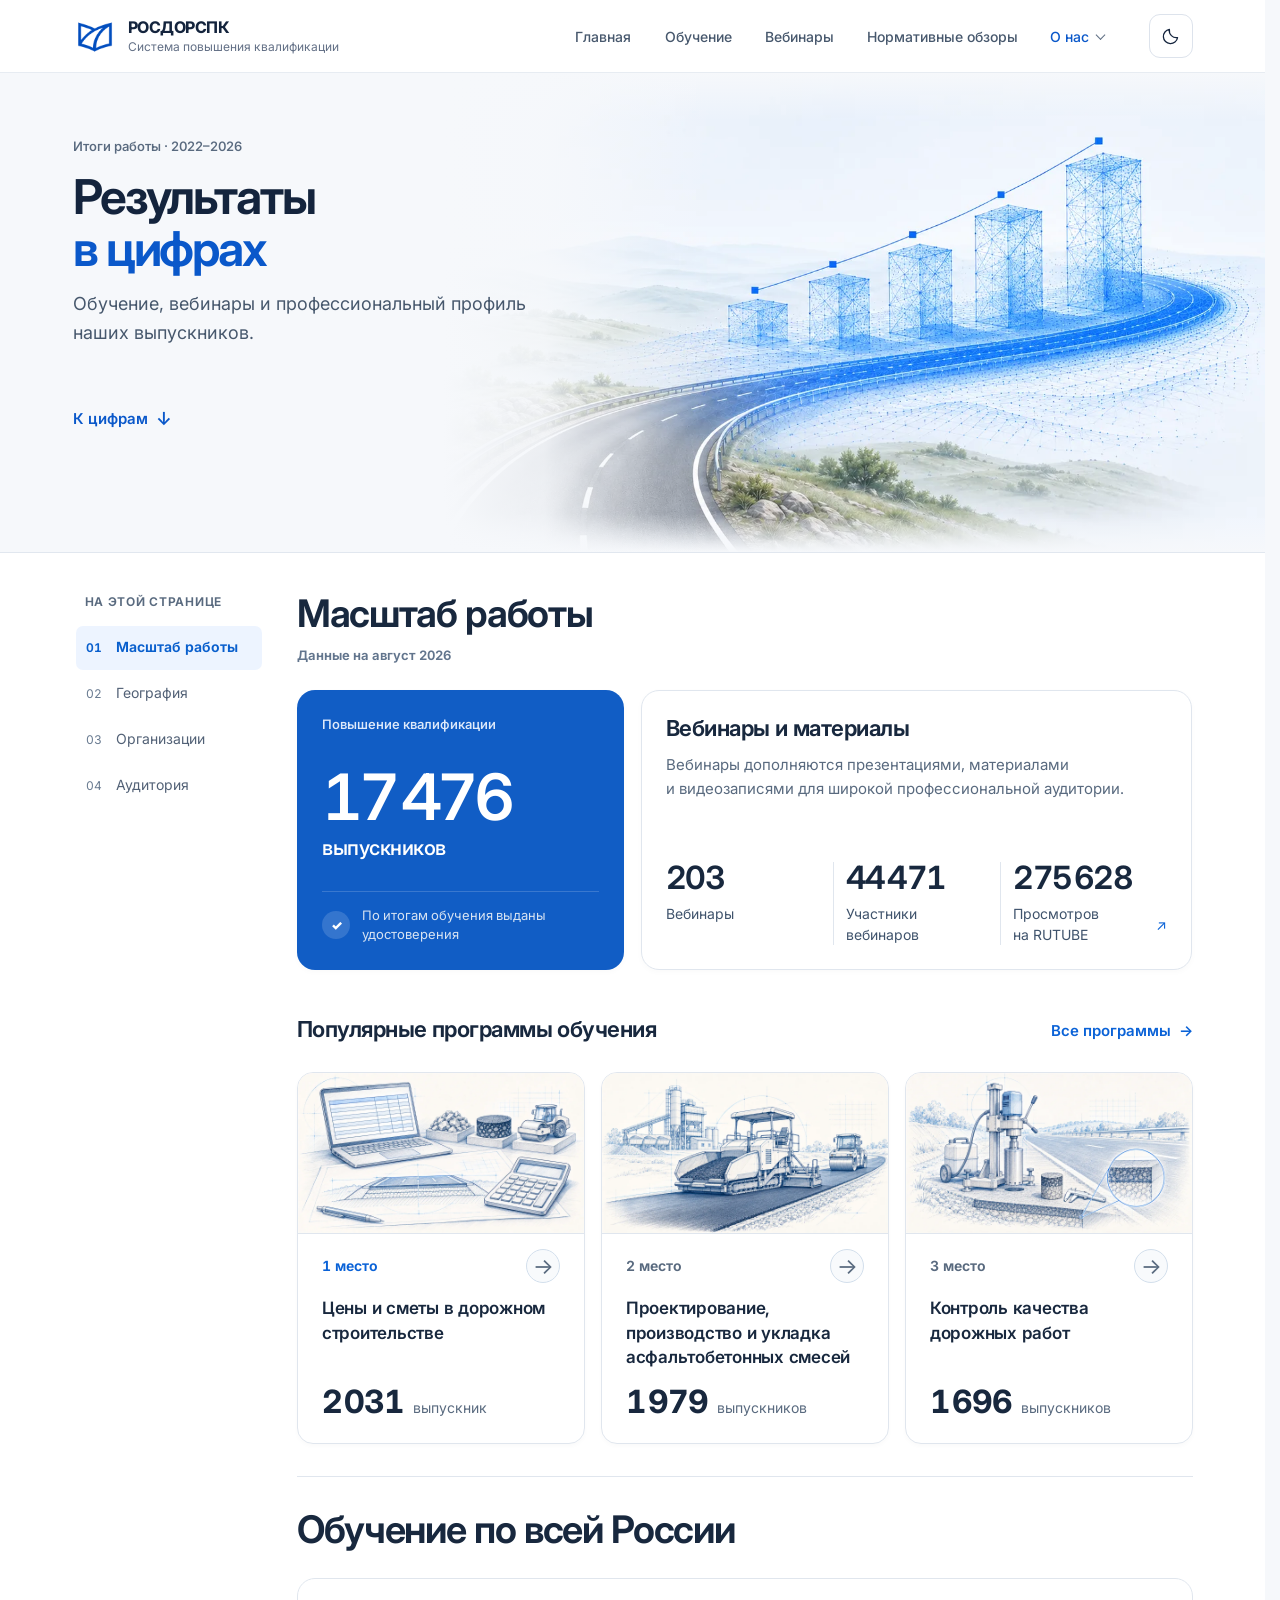
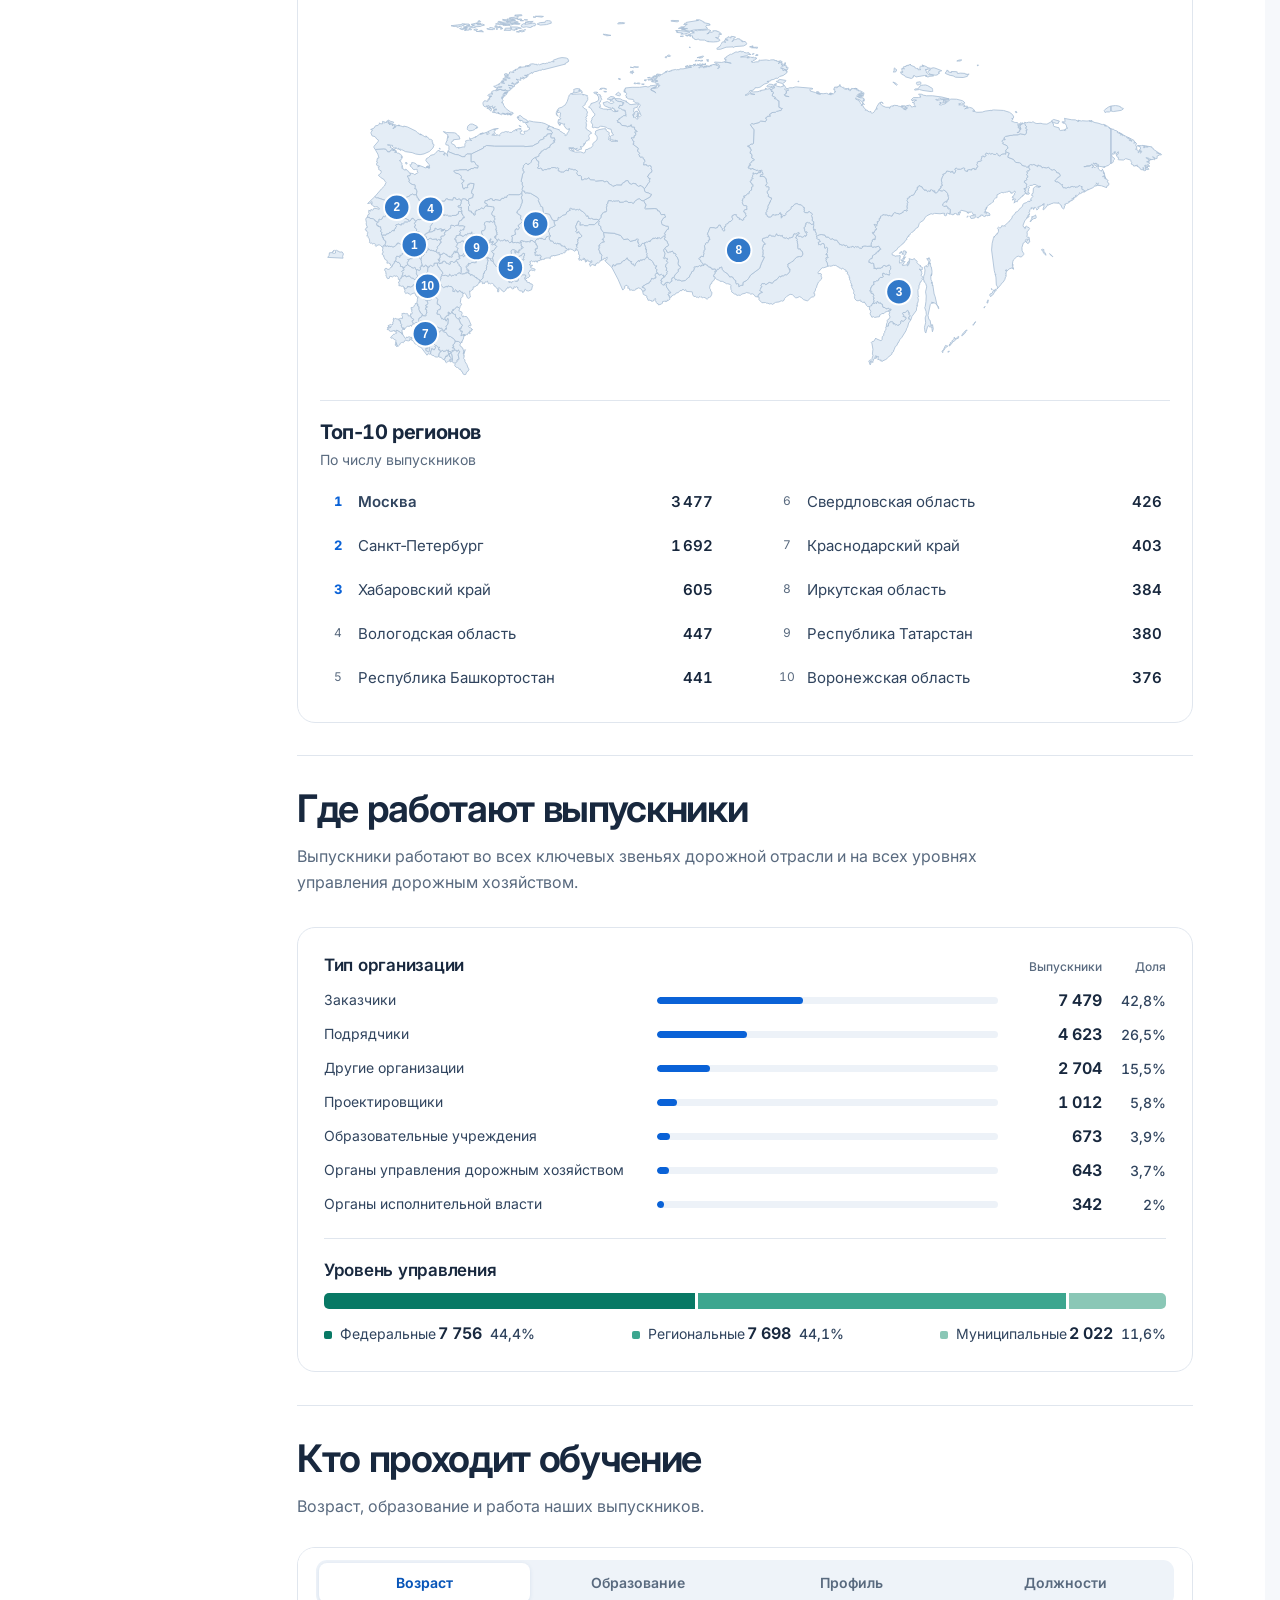
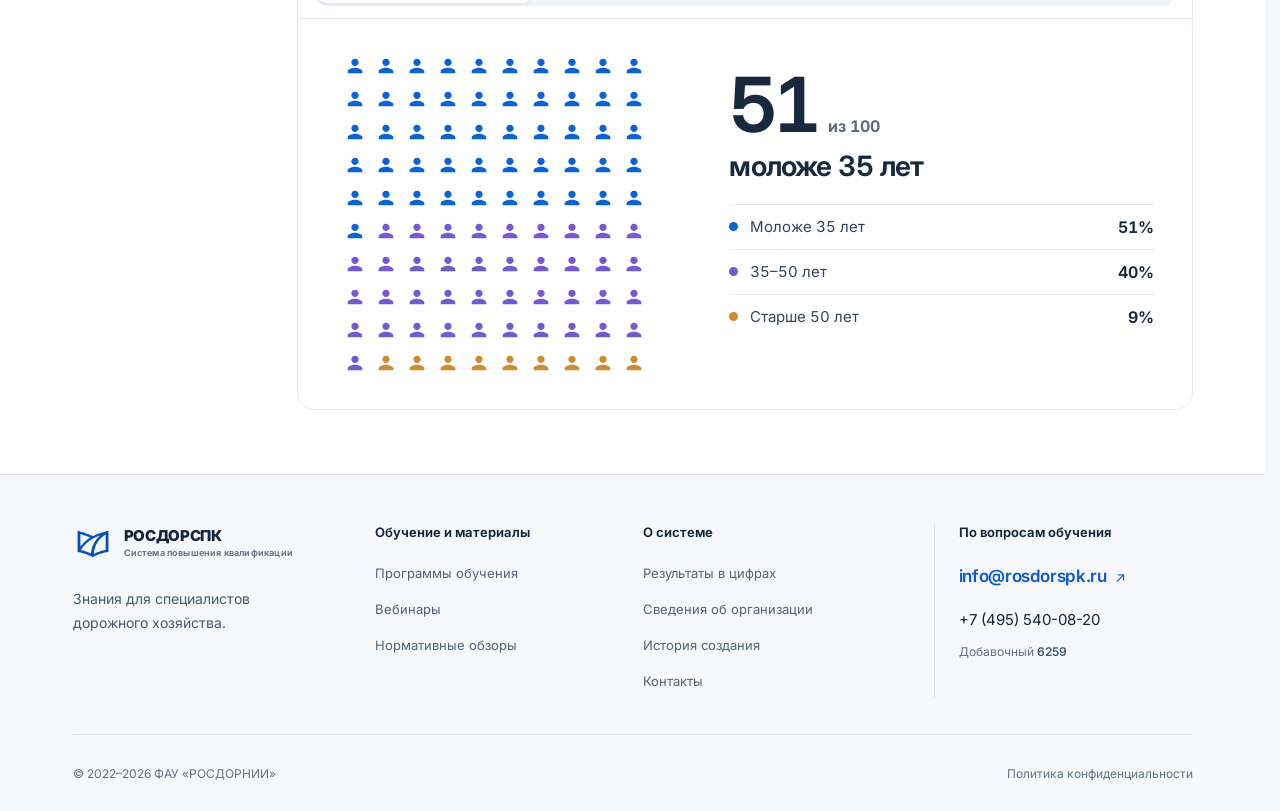
<file: results.html>
<!DOCTYPE html>
<html lang="ru">
<head>
<meta charset="utf-8">
<meta name="viewport" content="width=device-width, initial-scale=1">
<title>Результаты в цифрах — РОСДОРСПК</title>
<meta name="description" content="Результаты РОСДОРСПК, география программ, портрет выпускников и форматы профессионального развития специалистов дорожной отрасли.">
<script src="site-chrome.js"></script>
<link rel="stylesheet" href="site-chrome.css">
<style>
html {
  scroll-behavior: smooth;
}

.about-skip-link {
  position: fixed;
  z-index: 1000;
  top: 10px;
  left: 10px;
  padding: 10px 14px;
  border: 2px solid var(--site-dark-line-strong, #ffffff);
  border-radius: 10px;
  color: #ffffff;
  background: #0d2d55;
  box-shadow: none;
  font: 700 14px/1.2 Inter, -apple-system, BlinkMacSystemFont, "Segoe UI", Arial, sans-serif;
  text-decoration: none;
  transform: translateY(-150%);
}

.about-skip-link:focus {
  outline: 3px solid #b9ef43;
  outline-offset: 2px;
  box-shadow: 0 8px 24px rgba(16, 33, 58, 0.24);
  transform: translateY(0);
}

.about-page {
  --about-header-height: 76px;
  --about-scroll-offset: calc(var(--about-header-height) + 24px);
  --about-ink: var(--site-dark-ink, #18283e);
  --about-ink-soft: var(--site-dark-text, #30445e);
  --about-muted: var(--site-dark-muted, #596a7f);
  --about-blue: var(--site-dark-link, #0a62d7);
  --about-blue-deep: #0d2d55;
  --about-line: var(--site-dark-line, #e0e6ee);
  --about-canvas: var(--site-dark-canvas, #f6f8fb);
  --about-white: var(--site-dark-surface, #ffffff);
  --about-radius-panel: 18px;
  min-width: 0;
  scroll-margin-top: 76px;
  overflow-x: clip;
  overflow-y: visible;
  color: var(--about-ink);
  background: var(--about-white);
  font-family: Inter, -apple-system, BlinkMacSystemFont, "Segoe UI", Arial, sans-serif;
  font-size: 16px;
  font-variant-numeric: lining-nums tabular-nums;
  line-height: 1.5;
  -webkit-font-smoothing: antialiased;
}

.about-page:focus {
  outline: none;
}

.about-page,
.about-page *,
.about-page *::before,
.about-page *::after {
  box-sizing: border-box;
}

.about-page a {
  color: inherit;
  text-decoration: none;
}

.about-page p,
.about-page h1,
.about-page h2,
.about-page h3,
.about-page dl,
.about-page dd,
.about-page blockquote,
.about-page ol,
.about-page ul {
  margin: 0;
}

.about-page ol,
.about-page ul {
  padding: 0;
  list-style: none;
}

.about-shell {
  position: relative;
  z-index: 1;
  width: min(1120px, calc(100% - 40px));
  margin: 0 auto;
}



/* Page contents follow the information directory's sidebar and mobile menu. */
.about-content-layout {
  display: grid;
  grid-template-columns: 192px minmax(0, 1fr);
  align-items: start;
  gap: 32px;
  padding: 40px 0 64px;
}

.about-report-content {
  min-width: 0;
}

.about-report-content .about-shell {
  width: 100%;
  margin: 0;
}

.about-report-content > section,
.about-report-content #scale,
.about-report-content #audience {
  margin: 0 0 32px;
  padding: 0 0 32px;
  border: 0;
  border-bottom: 1px solid var(--about-line);
  scroll-margin-top: var(--about-scroll-offset);
  background: var(--about-white);
}

.about-report-content > section:last-child,
.about-report-content #audience:last-child {
  margin-bottom: 0;
  padding-bottom: 0;
  border-bottom: 0;
}

.about-page .about-report-content .about-program-demand {
  scroll-margin-top: var(--about-scroll-offset);
}

.about-section-nav {
  position: sticky;
  z-index: 32;
  top: calc(var(--about-header-height) + 24px);
  min-width: 0;
  background: var(--about-white);
}

.about-section-nav__heading {
  display: block;
  margin: 0 12px 12px;
  color: var(--about-muted);
  font-size: 12px;
  font-weight: 650;
  letter-spacing: 0.06em;
  text-transform: uppercase;
}

.about-section-nav__links {
  display: grid;
  gap: 2px;
  max-height: calc(100dvh - var(--about-header-height) - 80px);
  padding: 3px;
  overflow: auto;
  overscroll-behavior: contain;
  scrollbar-width: thin;
}

.about-section-nav a {
  display: grid;
  grid-template-columns: 22px minmax(0, 1fr);
  align-items: baseline;
  gap: 8px;
  min-height: 44px;
  padding: 11px 10px;
  border-radius: 7px;
  color: var(--site-dark-text, #526176);
  font-size: 14px;
  line-height: 1.45;
  transition: color 160ms ease, background-color 160ms ease;
}

.about-section-nav__index {
  color: var(--site-dark-muted, #697b91);
  font-size: 12px;
}

.about-section-nav a:hover {
  color: var(--about-ink);
  background: var(--site-dark-raised, #f3f5f8);
}

.about-section-nav a[aria-current="location"] {
  color: var(--site-dark-link, #095fcd);
  background: var(--site-dark-tint, #edf4ff);
  font-weight: 650;
}

.about-section-nav a[aria-current="location"] .about-section-nav__index {
  color: inherit;
}

@media (min-width: 961px) {
  .about-report-content .about-impact-grid {
    grid-template-columns: minmax(240px, 0.8fr) minmax(0, 1.35fr);
  }

  .about-report-content .about-training-card__number { font-size: 64px; }
  .about-report-content .about-training-card h3 { font-size: 20px; }
  .about-report-content .about-training-card__proof { font-size: 13px; }
  .about-report-content .about-open-metrics > * { padding: 0 12px; }
  .about-report-content .about-open-metrics strong { font-size: 32px; }
  .about-report-content .about-geo-map__region { font-size: 15px; }

}

@media (min-width: 961px) and (max-width: 1160px) {
  .about-report-content .about-impact-grid,
  .about-report-content .about-audience-explorer__body { grid-template-columns: 1fr; }

  .about-report-content .about-training-card { min-height: 280px; }
}

@media (max-width: 960px) {
  .about-page {
    --about-scroll-offset: calc(var(--about-header-height) + 88px);
  }

  .about-shell.about-content-layout {
    display: block;
    width: calc(100% - 36px);
    padding: 0 0 40px;
  }

  .about-section-nav {
    --site-section-menu-top: var(--about-header-height);
    margin-bottom: 28px;
  }
}





































.about-page a:focus-visible {
  border-radius: 8px;
  outline: 2px solid var(--site-dark-focus, rgba(10, 98, 215, 0.78));
  outline-offset: 3px;
}





@media (max-width: 620px) {
  .about-shell {
    width: min(100% - 28px, 1120px);
  }


  

  

  

  

  


  

  

}



/* Data-led sections: aggregate results for 2022–2026 */
.about-report-section {
  padding: 56px 0;
  scroll-margin-top: 120px;
  background: var(--about-white);
}

#scale,
#audience {
  padding-top: 48px;
  padding-bottom: 48px;
}

#scale .about-report-heading,
#audience .about-report-heading {
  margin-bottom: 24px;
}

.about-report-section--canvas {
  border-top: 1px solid var(--about-line);
  border-bottom: 1px solid var(--about-line);
  background: var(--about-canvas);
}

.about-report-heading {
  display: grid;
  grid-template-columns: minmax(0, 1fr) minmax(280px, 0.58fr);
  align-items: end;
  gap: 48px;
  margin-bottom: 28px;
}

.about-report-heading--audience {
  align-items: start;
}

.about-report-heading--organization,
.about-report-heading--audience {
  grid-template-columns: minmax(0, 760px);
  gap: 14px;
}

.about-report-heading--scale {
  grid-template-columns: minmax(0, 1fr);
  align-items: start;
}

.about-report-heading--scale h2 {
  margin-top: 0;
}

.about-report-heading h2,
.about-report-heading h3 {
  max-width: 760px;
  margin-top: 0;
  color: var(--about-ink);
  font-size: clamp(30px, 3vw, 38px);
  font-weight: 650;
  letter-spacing: -0.035em;
  line-height: 1.08;
}

.about-report-heading__aside {
  display: grid;
  justify-items: start;
  gap: 12px;
  padding-bottom: 4px;
  color: var(--about-muted);
  font-size: 16px;
  line-height: 1.65;
}

.about-report-heading__meta {
  display: inline-flex;
  max-width: 760px;
  align-items: flex-start;
  gap: 10px;
  padding: 11px 13px;
  border: 1px solid var(--site-dark-line, #d8e4f3);
  border-radius: 12px;
  color: var(--about-muted);
  background: var(--site-dark-surface-soft, #f7faff);
  font-size: 14px;
  line-height: 1.5;
}

.about-report-heading__meta > span {
  display: flex;
  flex-wrap: wrap;
  align-items: baseline;
  gap: 2px 6px;
}

.about-report-heading__meta::before {
  width: 7px;
  height: 7px;
  flex: 0 0 7px;
  margin-top: 7px;
  border-radius: 50%;
  background: var(--site-dark-action, var(--about-blue));
  content: "";
}

.about-report-heading__meta strong {
  color: var(--about-ink-soft);
  font-weight: 780;
}

.about-report-heading__meta a {
  display: inline-flex;
  align-items: center;
  margin-top: 0;
  color: var(--about-blue) !important;
  font-size: 13px;
  font-weight: 760;
}

.about-impact-grid {
  display: grid;
  grid-template-columns: minmax(300px, 0.8fr) minmax(0, 1.35fr);
  gap: 18px;
}

.about-panel.about-program-demand {
  display: grid;
  grid-template-columns: minmax(0, 1fr) auto;
  column-gap: 24px;
  margin-top: 18px;
  padding: 28px 0 0;
  border: 0;
  border-radius: 0;
  background: transparent;
  box-shadow: none;
  scroll-margin-top: 145px;
}

.about-program-ranking {
  grid-column: 1 / -1;
  grid-row: 2;
  display: grid;
  grid-template-columns: repeat(3, minmax(0, 1fr));
  gap: 16px;
  margin-top: 20px !important;
}

.about-program-ranking li {
  position: relative;
  display: grid;
  grid-template-rows: auto 32px 1fr auto;
  gap: 14px;
  min-width: 0;
  padding: 24px;
  overflow: hidden;
  border: 1px solid var(--about-line);
  border-radius: 16px;
  background: var(--about-white);
  box-shadow: 0 2px 5px rgba(16, 33, 58, 0.025);
  cursor: pointer;
  transition: border-color 0.18s ease, background 0.18s ease, box-shadow 0.18s ease, transform 0.18s ease;
}

.about-report-heading--scale .about-report-heading__meta {
  margin-top: 12px;
}

.about-report-heading__period {
  max-width: none;
  padding: 0;
  border: 0;
  border-radius: 0;
  color: var(--site-dark-muted, #62758d);
  background: transparent;
  font-size: 13px;
}

.about-report-heading__period::before {
  display: none;
}

.about-report-heading__period strong {
  color: var(--site-dark-muted, #62758d);
  font-weight: 650;
}

.about-program-ranking li:focus-within {
  border-color: var(--site-dark-line-strong, #9fc5f2);
  background: var(--site-dark-surface-soft, #f7faff);
  box-shadow: 0 14px 30px rgba(16, 64, 122, 0.09);
  transform: translateY(-2px);
}
.about-program-ranking li:focus-within .about-program-ranking__arrow { color: var(--about-blue); }

@media (hover: hover) {
  .about-program-ranking li:hover {
    border-color: var(--site-dark-line-strong, #b8d2f0);
    background: var(--site-dark-surface-soft, #f7faff);
    box-shadow: 0 14px 30px rgba(16, 64, 122, 0.09);
    transform: translateY(-2px);
  }
  .about-program-ranking li:hover .about-program-ranking__arrow {
    border-color: var(--site-dark-line-strong, #b8d2f0);
    color: var(--about-blue);
    background: var(--site-dark-tint, #eef5ff);
    transform: translateX(2px);
  }
}

.about-program-ranking__visual {
  display: flex;
  align-items: center;
  justify-content: flex-start;
  gap: 16px;
}

.about-program-ranking__cover {
  display: block;
  width: calc(100% + 48px);
  max-width: none;
  height: auto;
  aspect-ratio: 16 / 9;
  margin: -24px -24px 2px;
  overflow: hidden;
  border-bottom: 1px solid var(--about-line);
  background: var(--site-dark-raised, #f2f6fa);
}

.about-program-ranking__cover img {
  display: block;
  width: 100%;
  height: 100%;
  object-fit: cover;
  filter: var(--site-dark-cover-image, none);
}

.about-program-ranking__arrow {
  display: grid;
  width: 34px;
  height: 34px;
  flex: 0 0 34px;
  margin-left: auto;
  place-items: center;
  border: 1px solid var(--site-dark-line, #d3dfec);
  border-radius: 50%;
  color: var(--about-muted);
  background: var(--site-dark-surface-soft, #f8fafc);
  font-size: 22px;
  font-weight: 400;
  line-height: 24px;
  transition: color 0.18s ease, border-color 0.18s ease, background 0.18s ease, transform 0.18s ease;
}

.about-program-ranking__rank {
  color: var(--about-muted);
  font-size: 14px;
  font-weight: 650;
  white-space: nowrap;
}

.about-program-ranking li:first-child .about-program-ranking__rank {
  color: var(--about-blue);
}

.about-program-ranking h4 {
  margin: 0;
  color: var(--about-ink);
  font-size: 17px;
  font-weight: 600;
  letter-spacing: -0.015em;
  line-height: 1.45;
  text-wrap: pretty;
}

.about-page .about-program-ranking__link {
  color: inherit;
  border-radius: 3px;
}

.about-program-ranking__link::after {
  content: "";
  position: absolute;
  inset: 0;
  z-index: 1;
  border-radius: 16px;
  cursor: pointer;
}

.about-page .about-program-ranking__link:hover {
  color: var(--about-blue);
  text-decoration: none;
}

.about-page .about-program-demand__link:hover {
  color: var(--about-blue);
  text-decoration: none;
}

.about-page .about-program-ranking__link:focus-visible {
  outline: none;
}

.about-program-ranking__link:focus-visible::after,
.about-page .about-program-demand__link:focus-visible {
  outline: 2px solid var(--about-blue);
  outline-offset: 5px;
}

.about-program-ranking__link:focus-visible::after {
  outline-offset: -3px;
}

.about-program-ranking__count {
  display: flex;
  align-items: baseline;
  gap: 9px;
  flex-wrap: wrap;
}

.about-program-ranking__count strong {
  color: var(--about-ink);
  font-size: 32px;
  font-weight: 740;
  font-variant-numeric: tabular-nums;
  letter-spacing: -0.04em;
  line-height: 1.1;
  white-space: nowrap;
}

.about-program-ranking__count span {
  color: var(--about-muted);
  font-size: 14px;
  line-height: 1.4;
}

.about-program-demand__footer {
  grid-column: 2;
  grid-row: 1;
  align-self: start;
  margin-top: -8px;
}

.about-page .about-program-demand__link {
  display: inline-flex;
  min-height: 44px;
  align-items: center;
  gap: 8px;
  color: var(--about-blue);
  font-size: 15px;
  font-weight: 600;
  line-height: 1.4;
  border-radius: 4px;
}

.about-program-demand__label {
  position: relative;
}

.about-program-demand__label::after {
  content: "";
  position: absolute;
  right: 0;
  bottom: -3px;
  left: 0;
  height: 1px;
  background: currentColor;
  transform: scaleX(0);
  transform-origin: right center;
  transition: transform 180ms ease;
}

.about-program-demand__link:hover .about-program-demand__label::after,
.about-program-demand__link:focus-visible .about-program-demand__label::after {
  transform: scaleX(1);
  transform-origin: left center;
}

@media (max-width: 760px) {
  .about-panel.about-program-demand { display: block; padding: 24px 0 0; }
  .about-program-demand__footer { margin-top: 14px; }
  .about-program-ranking { grid-template-columns: 1fr; margin-top: 16px !important; }
  .about-program-ranking li {
    grid-template-columns: minmax(0, 1fr);
    grid-template-rows: auto 34px 1fr auto;
    gap: 12px;
    padding: 18px;
  }
  .about-program-ranking li + li { border-left: 1px solid var(--about-line); }
  .about-program-ranking__cover {
    grid-column: 1;
    grid-row: 1;
    width: calc(100% + 36px);
    height: auto;
    margin: -18px -18px 2px;
  }
  .about-program-ranking__visual { grid-column: 1; grid-row: 2; }
  .about-program-ranking__rank { font-size: 13px; }
  .about-program-ranking h4 { grid-column: 1; grid-row: 3; font-size: 16px; }
  .about-program-ranking__count { grid-column: 1; grid-row: 4; }
  .about-program-ranking__count strong { font-size: 28px; }
}

.about-data-card {
  position: relative;
  overflow: hidden;
  border: 1px solid var(--about-line);
  border-radius: var(--about-radius-panel);
  background: var(--about-white);
  box-shadow: 0 2px 6px rgba(16, 33, 58, 0.025);
}

.about-training-card {
  display: flex;
  min-height: 280px;
  flex-direction: column;
  justify-content: space-between;
  padding: 24px;
  border-color: transparent;
  color: #ffffff;
  background: var(--site-dark-action, #115dc5);
}

.about-card-label {
  display: flex;
  position: relative;
  z-index: 1;
  align-items: center;
  justify-content: space-between;
  gap: 16px;
  color: inherit;
  font-size: 12px;
  font-weight: 550;
  letter-spacing: 0;
}

.about-card-label > span:last-child {
  padding: 0;
  border: 0;
  border-radius: 0;
  color: #dfeafa;
  font-size: 13px;
}

.about-training-card__body {
  position: relative;
  z-index: 1;
  margin: 20px 0 18px;
}

.about-training-card__number {
  display: block;
  color: #ffffff;
  font-size: clamp(58px, 7vw, 82px);
  font-weight: 600;
  letter-spacing: -0.065em;
  line-height: 0.95;
  white-space: nowrap;
}

.about-training-card h3 {
  max-width: 320px;
  margin-top: 10px;
  color: #ffffff;
  font-size: 21px;
  font-weight: 550;
  letter-spacing: -0.025em;
  line-height: 1.18;
}

.about-training-card__proof {
  display: flex;
  position: relative;
  z-index: 1;
  align-items: center;
  gap: 12px;
  padding-top: 14px;
  border-top: 1px solid rgba(255, 255, 255, 0.17);
  color: #d7e3f2;
  font-size: 14px;
}

.about-training-card__proof > span {
  display: grid;
  width: 28px;
  height: 28px;
  flex: 0 0 28px;
  place-items: center;
  border-radius: 50%;
  color: #ffffff;
  background: rgba(255, 255, 255, 0.15);
  font-weight: 900;
}

.about-open-card {
  display: flex;
  min-height: 280px;
  flex-direction: column;
  padding: 24px;
}

.about-open-card__head {
  display: block;
}

.about-open-card__head h3,
.about-panel h3 {
  color: var(--about-ink);
  font-size: 22px;
  font-weight: 650;
  letter-spacing: -0.025em;
  line-height: 1.2;
}

.about-open-card__head p {
  max-width: 520px;
  margin-top: 12px;
  color: var(--about-muted);
  font-size: 15px;
  line-height: 1.6;
}

.about-open-metrics {
  display: grid;
  grid-template-columns: repeat(3, minmax(0, 1fr));
  flex: 0 0 auto;
  align-items: stretch;
  margin-top: auto;
  padding-top: 28px;
}

.about-open-metrics > * {
  display: flex;
  min-width: 0;
  flex-direction: column;
  justify-content: flex-start;
  gap: 10px;
  padding: 0 18px;
}

.about-open-metrics > :first-child { padding-left: 0; }
.about-open-metrics > :last-child { padding-right: 0; }

.about-open-metrics > * + * {
  border-left: 1px solid var(--about-line);
}

.about-open-metrics span {
  color: var(--site-dark-text, #3f536c);
  font-size: 14px;
  line-height: 1.45;
}

.about-open-metrics > * > div {
  display: flex;
  flex-wrap: wrap;
  align-items: baseline;
  gap: 6px 9px;
}

.about-open-metrics strong {
  color: var(--about-ink);
  font-size: clamp(30px, 3.05vw, 40px);
  font-weight: 650;
  letter-spacing: -0.05em;
  line-height: 1;
  white-space: nowrap;
}

.about-open-metrics small {
  color: var(--about-muted);
  font-size: 13px;
  font-weight: 680;
  letter-spacing: 0;
  text-transform: none;
}

.about-open-metric-link {
  color: inherit;
  cursor: pointer;
  transition: background 0.18s ease;
}

.about-open-metric-link:hover {
  background: var(--site-dark-tint, #edf5ff);
}

.about-page .about-open-metric-link:focus-visible {
  border-radius: 0;
  outline: 3px solid rgba(10, 98, 215, 0.42);
  outline-offset: -3px;
}

.about-open-metric-link > span {
  display: inline-flex;
  align-items: center;
  gap: 6px;
}

.about-open-metric-link > span i {
  color: var(--about-blue);
  font-style: normal;
  transition: transform 0.18s ease;
}

.about-open-metric-link:hover > span i,
.about-open-metric-link:focus-visible > span i {
  transform: translate(2px, -2px);
}

.about-partner-grid {
  display: block;
}

.about-panel {
  padding: 26px;
  border: 1px solid var(--about-line);
  border-radius: 18px;
  background: var(--about-white);
  box-shadow: none;
}

.about-organization-map {
  --organization-values-width: 148px;
  --organization-share-width: 52px;
  --organization-values-gap: 12px;
  --organization-row-columns: minmax(260px, 1.1fr) minmax(120px, 1.2fr) var(--organization-values-width);
  padding: 26px;
}

.about-organization-section {
  margin-top: 0;
  padding: 48px 0;
  scroll-margin-top: 120px;
}

.about-organization-map__body {
  margin-top: 0;
}

.about-organization-editorial {
  display: grid;
  gap: 22px;
}

.about-organization-view {
  display: grid;
  align-content: start;
  gap: 12px;
  min-width: 0;
}

.about-organization-view + .about-organization-view {
  padding-top: 20px;
  border-top: 1px solid var(--about-line);
}

.about-organization-view__head {
  display: grid;
}

.about-organization-view__head--columns {
  grid-template-columns: var(--organization-row-columns);
  align-items: baseline;
  gap: 20px;
}

.about-organization-view__head--columns h3 {
  grid-column: 1 / 3;
}

.about-organization-columns {
  grid-column: 3;
  display: grid;
  grid-template-columns: minmax(0, 1fr) var(--organization-share-width);
  gap: var(--organization-values-gap);
  color: var(--about-muted);
  font-size: 12px;
  font-weight: 500;
  line-height: 1.4;
  text-align: right;
}

.about-organization-view__head h3 {
  margin: 0;
  color: var(--about-ink);
  font-size: 17px;
  font-weight: 600;
  letter-spacing: -0.015em;
  line-height: 1.3;
}

.about-organization-chart {
  display: grid;
  gap: 10px;
}

.about-organization-bar {
  display: grid;
  grid-template-columns: var(--organization-row-columns);
  align-items: center;
  gap: 20px;
  min-height: 24px;
  min-width: 0;
}

.about-organization-bar__label {
  color: var(--about-ink-soft);
  font-size: 14px;
  line-height: 1.4;
}

.about-organization-bar__values {
  grid-column: 3;
  grid-row: 1;
  display: grid;
  grid-template-columns: minmax(0, 1fr) var(--organization-share-width);
  align-items: baseline;
  gap: var(--organization-values-gap);
  text-align: right;
  white-space: nowrap;
}

.about-organization-bar__values strong,
.about-organization-levels__values strong {
  color: var(--about-ink);
  font-size: 16px;
  font-weight: 650;
}

.about-organization-bar__values small,
.about-organization-levels__values small {
  color: var(--about-ink-soft);
  font-size: 14px;
  font-weight: 500;
}

.about-organization-bar__track {
  grid-column: 2;
  grid-row: 1;
  height: 7px;
  overflow: hidden;
  border-radius: 999px;
  background: var(--site-dark-raised, #edf2f8);
}

.about-organization-bar__track > span {
  display: block;
  width: var(--bar-value);
  height: 100%;
  border-radius: inherit;
  background: var(--bar-color, var(--about-blue));
}

.about-organization-level--federal { --level-color: #087965; }
.about-organization-level--regional { --level-color: #3ca68f; }
.about-organization-level--municipal { --level-color: #8ac7b6; }

.about-organization-levels__bar {
  display: flex;
  gap: 3px;
  height: 16px;
  overflow: hidden;
  border-radius: 5px;
}

.about-organization-levels__segment {
  flex: var(--level-size) 1 0;
  min-width: 0;
  background: var(--level-color);
}

.about-organization-levels__legend {
  display: flex;
  flex-wrap: wrap;
  justify-content: space-between;
  gap: 10px 28px;
}

.about-organization-levels__legend li {
  display: flex;
  align-items: baseline;
  gap: 10px;
  min-width: 0;
}

.about-organization-levels__label {
  display: flex;
  align-items: baseline;
  gap: 8px;
  color: var(--about-ink-soft);
  font-size: 14px;
  line-height: 1.4;
}

.about-organization-levels__label::before {
  content: "";
  flex: 0 0 8px;
  height: 8px;
  border-radius: 2px;
  background: var(--level-color);
}

.about-organization-levels__values {
  display: flex;
  align-items: baseline;
  gap: 8px;
  white-space: nowrap;
}

.about-report-heading.about-report-heading--geography {
  grid-template-columns: minmax(0, 1fr);
}

.about-geo-map {
  overflow: hidden;
  padding: 22px;
  border: 1px solid var(--about-line);
  border-radius: 18px;
  background: var(--about-white);
}

.about-geo-map__layout {
  display: grid;
  grid-template-columns: minmax(0, 1fr);
  gap: 16px;
}

.about-geo-map__figure {
  min-width: 0;
  margin: 0;
}

.about-geo-map__canvas {
  --about-geo-marker-y: 0.992063;
  position: relative;
  width: 100%;
  aspect-ratio: 1000 / 450;
}

.about-geo-map__canvas svg {
  display: block;
  width: 100%;
  height: 100%;
  overflow: visible;
}

.about-geo-area {
  fill: var(--site-dark-map-land, #e4edf6);
  fill-rule: evenodd;
  stroke: var(--site-dark-map-line, #abc0d6);
  stroke-width: 0.85;
  stroke-linejoin: round;
  vector-effect: non-scaling-stroke;
  cursor: pointer;
  outline: none;
  transition: fill 0.16s ease, stroke 0.16s ease, opacity 0.16s ease;
}

.about-geo-map.has-region-focus .about-geo-area:not(.is-active) {
  opacity: 0.55;
}

.about-geo-area.is-active {
  fill: var(--site-dark-map-active, #c6dff9);
  stroke: var(--site-dark-link, #2674bf);
  stroke-width: 1.5;
}

.about-page .about-geo-map.has-region-focus .about-geo-map__projection .about-geo-bubble:not(.is-active) {
  opacity: 0.4;
}

.about-geo-bubble {
  cursor: pointer;
  outline: none;
}

.about-geo-bubble__halo {
  fill: rgba(10, 98, 215, 0.08);
  opacity: 0;
  pointer-events: none;
  transform: scaleY(var(--about-geo-marker-y));
  transform-box: fill-box;
  transform-origin: center;
  transition: opacity 0.18s ease;
}

.about-geo-bubble__core {
  fill: var(--site-dark-map-pin, #3279c9);
  stroke: #ffffff;
  stroke-width: 2;
  transform: scaleY(var(--about-geo-marker-y));
  transform-box: fill-box;
  transform-origin: center;
  transition: fill 0.18s ease;
  vector-effect: non-scaling-stroke;
}

.about-geo-bubble__hit {
  fill: transparent;
  pointer-events: none;
  transform: scaleY(var(--about-geo-marker-y));
  transform-box: fill-box;
  transform-origin: center;
}

.about-geo-bubble__number {
  fill: #ffffff;
  font-family: Arial, sans-serif;
  font-size: 14px;
  font-weight: 700;
  pointer-events: none;
  text-anchor: middle;
  dominant-baseline: central;
  alignment-baseline: central;
  transform: scaleY(var(--about-geo-marker-y));
  transform-box: fill-box;
  transform-origin: center;
}

.about-geo-bubble:hover .about-geo-bubble__core,
.about-geo-bubble:focus-visible .about-geo-bubble__core,
.about-geo-bubble.is-active .about-geo-bubble__core {
  fill: var(--about-blue-deep);
}

.about-geo-bubble:focus-visible .about-geo-bubble__halo,
.about-geo-bubble.is-active .about-geo-bubble__halo {
  opacity: 1;
  stroke: var(--about-blue);
  stroke-width: 2;
  vector-effect: non-scaling-stroke;
}

.about-geo-tooltip {
  position: absolute;
  z-index: 4;
  top: 0;
  left: 0;
  display: grid;
  width: max-content;
  max-width: min(220px, calc(100% - 16px));
  gap: 2px;
  padding: 9px 11px;
  border-radius: 10px;
  color: #ffffff;
  background: var(--about-blue-deep);
  box-shadow: 0 10px 24px rgba(13, 45, 85, 0.22);
  font-size: 12.5px;
  line-height: 1.3;
  pointer-events: none;
  opacity: 0;
  transition: opacity 0.14s ease;
}

.about-geo-tooltip::after {
  position: absolute;
  border: 6px solid transparent;
  content: "";
}

.about-geo-tooltip[data-placement="right"]::after {
  top: var(--about-tooltip-pointer-y, 50%);
  right: 100%;
  border-right-color: var(--site-dark-link, var(--about-blue-deep));
  transform: translateY(-50%);
}

.about-geo-tooltip[data-placement="left"]::after {
  top: var(--about-tooltip-pointer-y, 50%);
  left: 100%;
  border-left-color: var(--about-blue-deep);
  transform: translateY(-50%);
}

.about-geo-tooltip[data-placement="above"]::after {
  top: 100%;
  left: var(--about-tooltip-pointer-x, 50%);
  border-top-color: var(--about-blue-deep);
  transform: translateX(-50%);
}

.about-geo-tooltip[data-placement="below"]::after {
  bottom: 100%;
  left: var(--about-tooltip-pointer-x, 50%);
  border-bottom-color: var(--about-blue-deep);
  transform: translateX(-50%);
}

.about-geo-tooltip[hidden] {
  display: none;
}

.about-geo-tooltip.is-visible {
  opacity: 1;
}

.about-geo-tooltip strong {
  font-size: 13px;
  font-weight: 780;
}

.about-geo-tooltip span {
  color: #c8d9ed;
}

.about-geo-map__summary {
  display: grid;
  align-content: start;
  padding-top: 18px;
  border-top: 1px solid var(--about-line);
}

.about-geo-map__ranking-title {
  display: grid;
  gap: 4px;
  padding-bottom: 10px;
}

.about-geo-map__ranking-title h3 {
  color: var(--about-ink);
  font-size: 20px;
  font-weight: 700;
  letter-spacing: -0.02em;
  line-height: 1.3;
}

.about-geo-map__ranking-title p {
  color: var(--about-muted);
  font-size: 14px;
  line-height: 1.5;
}

.about-geo-map__ranking {
  display: grid;
  grid-template-columns: repeat(2, minmax(0, 1fr));
  grid-template-rows: repeat(5, auto);
  grid-auto-flow: column;
  column-gap: 48px;
}

.about-geo-map__region {
  appearance: none;
  display: grid;
  width: 100%;
  grid-template-columns: 20px minmax(0, 1fr) auto;
  align-items: center;
  gap: 10px;
  min-height: 44px;
  margin: 0;
  padding: 8px;
  border: 0;
  border-radius: 6px;
  color: var(--about-ink-soft);
  background: transparent;
  font: inherit;
  font-size: 17px;
  line-height: 1.4;
  text-align: left;
  cursor: pointer;
  touch-action: manipulation;
  transition: color 0.14s ease, background 0.14s ease;
}

.about-geo-map__region > span:first-child {
  color: var(--about-muted);
  font-size: 12px;
  text-align: center;
}

.about-geo-map__ranking li:nth-child(-n + 3) .about-geo-map__region > span:first-child {
  color: var(--about-blue);
  font-size: 13px;
  font-weight: 750;
}

.about-geo-map__ranking li.is-leader .about-geo-map__region {
  font-weight: 600;
}

.about-geo-map__region.is-active {
  color: var(--site-dark-link, var(--about-blue-deep));
  background: var(--site-dark-tint, #edf5ff);
}

.about-geo-map__region[aria-pressed="true"] {
  box-shadow: inset 3px 0 var(--about-blue);
}

.about-geo-map__region:focus-visible {
  outline: 2px solid var(--about-blue);
  outline-offset: 2px;
}

.about-geo-map__ranking b {
  color: var(--about-ink);
  font-size: 1em;
  font-weight: 600;
  font-variant-numeric: tabular-nums;
}

/* Audience explorer: one cohort, four independent views */
.about-audience-explorer {
  --audience-age-blue: #0a62d7;
  overflow: hidden;
  border: 1px solid var(--about-line);
  border-radius: 18px;
  background: var(--about-white);
  box-shadow: none;
}

.about-audience-explorer__toolbar {
  display: flex;
  align-items: center;
  gap: 12px;
  padding: 12px 18px;
  border-bottom: 1px solid var(--about-line);
  background: var(--about-white);
}

.about-audience-tabs {
  display: flex;
  flex: 1 1 0;
  width: 100%;
  min-width: 0;
  gap: 3px;
  padding: 3px;
  overflow-x: auto;
  border-radius: 11px;
  background: var(--site-dark-raised, #eef3f9);
  scrollbar-width: none;
}

.about-audience-tabs::-webkit-scrollbar {
  display: none;
}

.about-audience-tab {
  position: relative;
  overflow: hidden;
  min-height: 40px;
  flex: 1 1 0;
  padding: 9px 13px;
  border: 0;
  border-radius: 8px;
  color: var(--about-muted);
  background: transparent;
  font: inherit;
  font-size: 14px;
  font-weight: 600;
  line-height: 1;
  white-space: nowrap;
  cursor: pointer;
  transition: color 0.18s ease, background 0.18s ease, box-shadow 0.18s ease;
}

.about-audience-tab:hover {
  color: var(--about-ink);
  background: var(--site-dark-hover, rgba(255, 255, 255, 0.56));
}

.about-audience-tab[aria-selected="true"] {
  color: var(--about-blue);
  background: var(--about-white);
  box-shadow: 0 1px 4px rgba(17, 67, 126, 0.1);
  font-weight: 650;
}

.about-audience-tab:focus-visible {
  outline: 2px solid var(--site-dark-focus, rgba(10, 98, 215, 0.62));
  outline-offset: -2px;
}

.about-audience-tab__progress {
  position: absolute;
  inset: 0;
  border-radius: inherit;
  background: var(--site-dark-tint-strong, #c2d9fb);
  pointer-events: none;
  opacity: 0;
  transform: scaleX(0);
  transform-origin: left center;
}

.about-audience-tab[aria-selected="true"] .about-audience-tab__progress {
  opacity: 1;
}

.about-audience-tab__label {
  position: relative;
}

.about-audience-tab[aria-selected="true"] .about-audience-tab__label {
  color: var(--site-dark-link, #0855b8);
}

.about-audience-explorer__body {
  display: grid;
  grid-template-columns: minmax(340px, 0.88fr) minmax(0, 1.12fr);
  min-height: 390px;
  background: var(--about-white);
}

.about-audience-people {
  display: grid;
  align-content: center;
  justify-items: center;
  margin: 0;
  padding: 22px 34px;
  background: transparent;
}

.about-audience-people__grid {
  --person-column-gap: 9px;
  --person-height: 28px;
  --person-row-gap: 5px;
  --person-width: 22px;
  display: grid;
  grid-template-columns: repeat(10, var(--person-width));
  gap: var(--person-row-gap) var(--person-column-gap);
  width: max-content;
}

.about-audience-person {
  width: var(--person-width);
  height: var(--person-height);
  border-radius: 50% 50% 38% 38%;
  background: var(--person-fill, #dbe3ee);
  transition: filter 0.16s ease;
  -webkit-mask: url("data:image/svg+xml,%3Csvg xmlns='http://www.w3.org/2000/svg' viewBox='0 0 24 24'%3E%3Cpath d='M12 12c2.21 0 4-1.79 4-4s-1.79-4-4-4-4 1.79-4 4 1.79 4 4 4zm0 2c-2.67 0-8 1.34-8 4v2h16v-2c0-2.66-5.33-4-8-4z'/%3E%3C/svg%3E") center / contain no-repeat;
  mask: url("data:image/svg+xml,%3Csvg xmlns='http://www.w3.org/2000/svg' viewBox='0 0 24 24'%3E%3Cpath d='M12 12c2.21 0 4-1.79 4-4s-1.79-4-4-4-4 1.79-4 4 1.79 4 4 4zm0 2c-2.67 0-8 1.34-8 4v2h16v-2c0-2.66-5.33-4-8-4z'/%3E%3C/svg%3E") center / contain no-repeat;
}

.about-audience-people__grid.is-changing .about-audience-person {
  transition: background-color 0.36s cubic-bezier(0.22, 1, 0.36, 1), filter 0.16s ease;
  transition-delay: var(--audience-wave-delay, 0ms), 0ms;
}

.about-audience-person.is-muted {
  filter: saturate(0.3) opacity(0.22);
}

.about-audience-details {
  display: grid;
  align-content: center;
  align-items: start;
  padding: 26px 38px;
  background: transparent;
}

/* Hidden panels share one grid cell and reserve the largest panel's height. */
.about-audience-panel[hidden] {
  display: block;
  visibility: hidden;
  pointer-events: none;
  animation: none;
}

.about-audience-panel {
  grid-area: 1 / 1;
  align-self: start;
  min-width: 0;
}

.about-audience-panel:not([hidden]) .about-audience-panel__stat,
.about-audience-panel:not([hidden]) h3,
.about-audience-panel:not([hidden]) .about-audience-legend li {
  animation: aboutAudienceContentIn 0.42s cubic-bezier(0.22, 1, 0.36, 1) both;
}

.about-audience-panel:not([hidden]) h3 {
  animation-delay: 35ms;
}

.about-audience-panel:not([hidden]) .about-audience-legend li {
  animation-delay: calc(85ms + var(--audience-row, 0) * 40ms);
}

.about-audience-legend li:nth-child(2) { --audience-row: 1; }
.about-audience-legend li:nth-child(3) { --audience-row: 2; }
.about-audience-legend li:nth-child(4) { --audience-row: 3; }

@keyframes aboutAudienceContentIn {
  from {
    opacity: 0;
    transform: translate3d(var(--audience-enter-x, 14px), 8px, 0);
  }
  to {
    opacity: 1;
    transform: translate3d(0, 0, 0);
  }
}

.about-audience-panel__stat {
  display: flex;
  align-items: baseline;
  gap: 11px;
  margin-top: 0;
}

.about-audience-panel__stat strong {
  color: var(--about-ink);
  font-size: clamp(58px, 6vw, 76px);
  font-weight: 650;
  letter-spacing: -0.065em;
  line-height: 0.92;
}

.about-audience-panel__stat span {
  color: var(--about-muted);
  font-size: 16px;
  font-weight: 680;
  white-space: nowrap;
}

.about-audience-panel h3 {
  max-width: 500px;
  margin-top: 10px;
  color: var(--about-ink);
  font-size: clamp(22px, 2.2vw, 28px);
  font-weight: 650;
  letter-spacing: -0.03em;
  line-height: 1.2;
}

.about-audience-legend {
  display: grid;
  gap: 0;
  margin-top: 20px !important;
}

.about-audience-legend li {
  border-top: 1px solid var(--site-dark-line, #e2e9f2);
  color: var(--about-ink-soft);
  font-size: 15px;
  line-height: 1.4;
}

.about-audience-category {
  display: grid;
  grid-template-columns: 10px minmax(0, 1fr) auto;
  align-items: center;
  gap: 11px;
  width: calc(100% + 16px);
  min-height: 44px;
  margin: 0 -8px;
  padding: 10px 8px;
  border: 0;
  border-radius: 6px;
  color: inherit;
  background: transparent;
  font: inherit;
  text-align: left;
  cursor: pointer;
  touch-action: manipulation;
  transition: background-color 0.16s ease, color 0.16s ease;
}

.about-audience-category.is-highlighted {
  color: var(--about-ink);
  background: var(--site-dark-tint, #edf4fd);
}

.about-audience-category:focus-visible {
  outline: 2px solid var(--about-blue);
  outline-offset: -2px;
}

.about-audience-legend i {
  width: 9px;
  height: 9px;
  border-radius: 50%;
  background: var(--segment);
}

.about-audience-legend b {
  color: var(--about-ink);
  font-size: 16px;
  font-weight: 650;
  font-variant-numeric: tabular-nums;
}

.about-audience-panel--roles h3 {
  margin-top: 0;
}

.about-audience-legend--roles li:nth-child(-n + 3) .about-audience-category {
  min-height: 62px;
}

.about-audience-legend--roles li:nth-child(-n + 3) b {
  font-size: 24px;
  font-weight: 650;
  letter-spacing: -0.025em;
}

@media (max-width: 820px) {
  .about-audience-explorer__body {
    grid-template-columns: 1fr;
    min-height: 0;
  }

  .about-audience-people {
    min-height: 0;
    padding: 28px 24px;
  }

  .about-audience-details {
    display: block;
    min-height: 0;
    padding: 30px;
  }

  .about-audience-panel[hidden] {
    display: none;
  }
}

@media (max-width: 620px) {
  .about-audience-explorer {
    border-radius: 16px;
  }

  .about-audience-explorer__body {
    gap: 0;
  }

  .about-audience-explorer__toolbar {
    padding: 10px;
    border-bottom: 0;
  }

  .about-audience-tabs {
    --audience-fade-start: 0px;
    --audience-fade-end: 0px;
    display: flex;
    flex-wrap: nowrap;
    gap: 4px;
    padding: 4px;
    overflow-x: auto;
    overscroll-behavior-x: contain;
    scroll-padding-inline: 4px;
    border-radius: 12px;
    background: var(--site-dark-raised, #eef3f9);
    -webkit-mask-image: linear-gradient(to right, transparent 0, #000 var(--audience-fade-start), #000 calc(100% - var(--audience-fade-end)), transparent 100%);
    mask-image: linear-gradient(to right, transparent 0, #000 var(--audience-fade-start), #000 calc(100% - var(--audience-fade-end)), transparent 100%);
  }

  .about-audience-tabs.has-scroll-start {
    --audience-fade-start: 22px;
  }

  .about-audience-tabs.has-scroll-end {
    --audience-fade-end: 22px;
  }

  .about-audience-tab {
    flex: 0 0 auto;
    min-width: 0;
    min-height: 44px;
    padding: 10px 14px;
    border-radius: 8px;
    font-size: 13px;
    line-height: 1.25;
    white-space: nowrap;
  }

  .about-audience-tab[aria-selected="true"] {
    background: var(--about-white);
    box-shadow: 0 1px 4px rgba(17, 67, 126, 0.1);
  }

  .about-audience-tab__progress {
    border-radius: 0;
    background: linear-gradient(to right, var(--site-dark-tint-strong, #d4e4fb) 0%, var(--site-dark-tint-strong, #d4e4fb) calc(100% - 18px), transparent 100%);
  }

  .about-audience-tab:focus-visible {
    outline-offset: -2px;
  }

  .about-audience-people {
    padding: 16px 18px 0;
  }

  .about-audience-people__grid {
    --person-column-gap: clamp(4px, 1.4vw, 7px);
    --person-height: 100%;
    --person-row-gap: var(--person-column-gap);
    --person-width: 100%;
    grid-template-columns: repeat(10, minmax(0, 1fr));
    grid-template-rows: repeat(10, minmax(0, 1fr));
    aspect-ratio: 1;
    width: 100%;
    max-width: none;
  }

  .about-audience-details {
    display: block;
    min-height: 0;
    padding: 20px 18px 18px;
  }

  /* Only the active panel sets the mobile card's height. */
  .about-audience-panel[hidden] {
    display: none;
  }

  .about-audience-panel__stat {
    gap: 8px;
  }

  .about-audience-panel__stat strong {
    font-size: 44px;
  }

  .about-audience-panel__stat span {
    font-size: 14px;
  }

  .about-audience-panel h3 {
    margin-top: 6px;
    font-size: 20px;
    line-height: 1.25;
  }

  .about-audience-panel--roles h3 {
    margin-top: 0;
  }

  .about-audience-legend {
    align-content: start;
    margin-top: 14px !important;
  }

  .about-audience-legend li {
    font-size: 14px;
    line-height: 1.4;
  }

  .about-audience-category,
  .about-audience-legend--roles li:nth-child(-n + 3) .about-audience-category {
    grid-template-columns: 8px minmax(0, 1fr) 58px;
    gap: 9px;
    min-height: 44px;
    padding-block: 10px;
  }

  .about-audience-legend i {
    width: 8px;
    height: 8px;
  }

  .about-audience-legend b,
  .about-audience-legend--roles li:nth-child(-n + 3) b {
    font-size: 17px;
    letter-spacing: -0.02em;
    text-align: right;
    white-space: nowrap;
  }
}

/* Calm progressive motion: content remains fully visible without JavaScript. */
.about-page.is-motion-ready .about-motion-item {
  opacity: 0;
  translate: var(--about-motion-x, 0) var(--about-motion-y, 18px);
  scale: var(--about-motion-scale, 0.985);
}

.about-page.is-motion-ready .about-motion-item.is-in-view {
  animation: aboutRevealIn 0.4s cubic-bezier(0.22, 1, 0.36, 1) both;
  animation-delay: var(--about-motion-delay, 0ms);
}

@keyframes aboutRevealIn {
  from {
    opacity: 0;
    translate: var(--about-motion-x, 0) var(--about-motion-y, 18px);
    scale: var(--about-motion-scale, 0.985);
  }
  to {
    opacity: 1;
    translate: 0 0;
    scale: 1;
  }
}

.about-page.is-motion-ready .about-motion-audience .about-audience-person {
  opacity: 0;
}

.about-page.is-motion-ready .about-motion-audience.is-in-view .about-audience-person {
  animation: aboutPersonIn 0.38s cubic-bezier(0.22, 1, 0.36, 1) both;
  animation-delay: var(--about-person-delay, 0ms);
}

@keyframes aboutPersonIn {
  from {
    opacity: 0;
    translate: 0 6px;
    scale: 0.7;
  }
  to {
    opacity: 1;
    translate: 0 0;
    scale: 1;
  }
}



@media (max-width: 980px) {
  .about-report-heading {
    grid-template-columns: 1fr;
    gap: 18px;
  }

  .about-report-heading__aside {
    max-width: 720px;
  }

  .about-impact-grid {
    grid-template-columns: 1fr;
  }

  .about-geo-map__ranking {
    column-gap: 24px;
  }

  .about-training-card {
    min-height: 280px;
  }
}

@media (max-width: 680px) {
  .about-page {
    scroll-margin-top: 66px;
  }
.about-report-section,
.about-organization-section {
    scroll-margin-top: 114px;
  }

  .about-geo-bubble__hit {
    pointer-events: all;
  }

  .about-report-section {
    padding: 44px 0;
  }

  #scale,
  #audience {
    padding-top: 40px;
    padding-bottom: 40px;
  }

  .about-report-heading {
    margin-bottom: 26px;
  }

  .about-report-heading h2,
  .about-report-heading h3 {
    font-size: clamp(28px, 7.5vw, 34px);
  }

  .about-open-card,
  .about-training-card,
  .about-panel {
    padding: 22px;
    border-radius: 20px;
  }

  .about-open-card__head {
    display: grid;
  }

  .about-open-metrics {
    grid-template-columns: 1fr;
    margin-top: 24px;
    padding-top: 0;
  }

  .about-open-metrics > * {
    gap: 8px;
    padding: 16px 0;
  }

  .about-open-metrics > * + * {
    border-top: 1px solid var(--about-line);
    border-left: 0;
  }

  .about-open-metrics small {
    text-align: left;
  }

  .about-open-metrics > * > div {
    text-align: left;
  }

  .about-open-metrics strong {
    display: block;
    font-variant-numeric: tabular-nums;
    text-align: left;
  }

  .about-organization-map {
    --organization-values-width: 132px;
    --organization-share-width: 48px;
    --organization-values-gap: 8px;
    --organization-row-columns: minmax(0, 1fr) var(--organization-values-width);
    padding: 20px;
  }

  .about-organization-view__head--columns {
    gap: 8px 12px;
  }

  .about-organization-view__head--columns h3 {
    grid-column: 1 / -1;
  }

  .about-organization-columns {
    grid-column: 2;
  }

  .about-organization-chart {
    gap: 14px;
  }

  .about-organization-bar {
    align-items: baseline;
    gap: 7px 12px;
  }

  .about-organization-bar__values {
    grid-column: 2;
  }

  .about-organization-bar__track {
    grid-column: 1 / -1;
    grid-row: 2;
  }

  .about-organization-levels__legend {
    display: grid;
    grid-template-columns: minmax(0, 1fr);
    gap: 12px;
  }

  .about-organization-levels__legend li {
    display: grid;
    grid-template-columns: var(--organization-row-columns);
    align-items: baseline;
    gap: 12px;
  }

  .about-organization-levels__values {
    display: grid;
    grid-template-columns: minmax(0, 1fr) var(--organization-share-width);
    gap: var(--organization-values-gap);
    padding-left: 0;
    text-align: right;
  }

  .about-organization-section {
    margin-top: 0;
  }

  .about-geo-map {
    padding: 20px;
    border-radius: 18px;
  }

  .about-geo-map__canvas {
    --about-geo-marker-y: 0.892857;
    aspect-ratio: 1000 / 500;
  }

  .about-geo-bubble__number {
    display: block;
    font-size: 30px;
    font-weight: 800;
  }

  .about-geo-bubble__core {
    r: 28px;
    stroke-width: 3;
    filter: drop-shadow(0 2px 3px rgba(13, 45, 85, 0.2));
  }

  .about-geo-bubble__halo,
  .about-geo-bubble__hit {
    r: 40px;
  }

  .about-geo-bubble {
    --about-geo-offset-x: 0px;
    --about-geo-offset-y: 0px;
    transform-box: fill-box;
    transform-origin: center;
    transform: translate(var(--about-geo-offset-x), var(--about-geo-offset-y));
    transition: none;
  }

  .about-geo-bubble[data-geo-rank="2"] {
    --about-geo-offset-x: -10px;
    --about-geo-offset-y: -4px;
  }

  .about-geo-bubble[data-geo-rank="4"] {
    --about-geo-offset-x: 10px;
    --about-geo-offset-y: -4px;
  }

  .about-geo-bubble[data-geo-rank="5"] {
    --about-geo-offset-x: 8px;
    --about-geo-offset-y: 8px;
  }

  .about-geo-bubble[data-geo-rank="9"] {
    --about-geo-offset-x: -5px;
    --about-geo-offset-y: -8px;
  }

  .about-geo-bubble[data-geo-rank="10"] {
    --about-geo-offset-x: 10px;
    --about-geo-offset-y: 12px;
  }

  .about-geo-bubble[data-geo-rank="7"] {
    --about-geo-offset-x: -5px;
    --about-geo-offset-y: 10px;
  }

  .about-geo-map__summary {
    padding: 20px 0 0;
  }

  .about-geo-map__ranking {
    grid-template-columns: 1fr;
    grid-template-rows: none;
    grid-auto-flow: row;
  }

  .about-geo-map__region {
    grid-template-columns: 18px minmax(0, 1fr) auto;
    gap: 8px;
    min-height: 44px;
    padding: 8px 6px;
    font-size: 16px;
  }
}

@media (max-width: 560px) {
  .about-training-card__number {
    font-size: 58px;
  }
}

@media (prefers-reduced-motion: reduce) {
  html,
  .about-skip-link,
  .about-page *,
  .about-page *::before,
  .about-page *::after {
    scroll-behavior: auto !important;
    animation-delay: 0s !important;
    animation-duration: 0.01ms !important;
    animation-iteration-count: 1 !important;
    transition-delay: 0s !important;
    transition-duration: 0.01ms !important;
  }
}

/* Shared panoramic intro: keep this block identical on all five pages. */
.panorama {
  --panorama-bg: var(--site-dark-panorama, #f6f8fb);
  --panorama-ink: var(--site-dark-ink, #14243d);
  --panorama-text: var(--site-dark-text, #47586d);
  --panorama-muted: var(--site-dark-muted, #596a7f);
  --panorama-blue: var(--site-dark-link, #0a58ca);
  --panorama-image: var(--panorama-light-image);
  --panorama-image-position: 100% 15%;
  position: relative;
  isolation: isolate;
  display: grid;
  align-items: start;
  min-height: 480px;
  padding: 64px 0 32px;
  overflow: hidden;
  border-bottom: 1px solid var(--site-dark-line, #e1e7ef);
  background: var(--panorama-bg);
  color: var(--panorama-ink);
  font: 16px/1.6 Inter, -apple-system, BlinkMacSystemFont, "Segoe UI", Arial, sans-serif;
  scroll-margin-top: 76px;
}
.panorama, .panorama *, .panorama::before, .panorama::after,
.panorama *::before, .panorama *::after { box-sizing: border-box; }
.panorama::after {
  position: absolute;
  z-index: 1;
  inset: 0;
  background: var(--site-dark-panorama-fade, linear-gradient(90deg,var(--panorama-bg) 0%,var(--panorama-bg) 35%,rgba(246,248,251,.9) 43%,transparent 56%));
  pointer-events: none;
  content: "";
}
.panorama .panorama__layout {
  position: relative;
  z-index: 2;
  display: block;
  width: min(1120px,calc(100% - 40px));
  margin: 0 auto;
}
.panorama .panorama__content { width: min(560px,52%); min-width: 0; margin: 0; padding: 0; }
.panorama .panorama__eyebrow { margin: 0 0 14px; color: var(--panorama-muted); font-size: 13px; font-weight: 550; line-height: 1.5; }
.panorama .panorama__title { max-width: none; margin: 0; color: var(--panorama-ink); font-size: clamp(40px,4vw,48px); font-weight: 650; line-height: 1.08; letter-spacing: -.045em; text-wrap: initial; }
.panorama .panorama__title :is(span,em) { color: var(--panorama-blue); font-style: normal; }
/* Reserve three description lines on desktop to align the primary links. */
.panorama .panorama__lead { max-width: 460px; min-height: 4.8em; margin: 16px 0 0; color: var(--panorama-text); font-size: 18px; line-height: 1.6; }
.panorama .panorama__actions { display: flex; align-items: center; flex-wrap: wrap; gap: 8px 24px; margin: 20px 0 0; }
.panorama .panorama__link { display: inline-flex; flex: 0 0 auto; align-items: center; gap: 8px; min-height: 44px; margin: 0; padding: 4px 0; color: var(--panorama-blue); font-size: 15px; font-weight: 600; line-height: 1.5; text-decoration: none; }
.panorama .panorama__link--secondary { color: var(--panorama-muted); font-size: 14px; font-weight: 500; }
.panorama .panorama__link:hover { color: var(--site-dark-link-hover, #0849a9); text-decoration: underline; text-underline-offset: 4px; }
.panorama .panorama__link:focus-visible { border-radius: 4px; outline: 3px solid var(--site-dark-focus, #79adf1); outline-offset: 4px; }
.panorama .panorama__link > :is(span,svg) { flex: 0 0 auto; width: 18px; height: 18px; font-size: 18px; line-height: 1; }
.panorama .panorama__facts { display: flex; flex-wrap: wrap; gap: 8px 20px; margin: 16px 0 0; padding: 0; list-style: none; color: var(--panorama-muted); font-size: 13px; line-height: 1.5; }
.panorama .panorama__facts li { display: inline-flex; align-items: flex-start; gap: 8px; }
.panorama .panorama__facts svg { flex: 0 0 auto; width: 17px; height: 17px; margin-top: 1px; }
.panorama .panorama__stats { display: grid; grid-template-columns: repeat(3,max-content); gap: 24px; min-height: 56px; max-width: 100%; margin: 16px 0 0; }
.panorama .panorama__stats .stat-card { display: flex; flex-direction: column; align-items: flex-start; gap: 4px; min-width: 0; }
.panorama .panorama__stats .stat-number { color: var(--panorama-ink); font-size: 28px; font-weight: 650; line-height: 1.15; letter-spacing: -.035em; font-variant-numeric: tabular-nums; }
.panorama .panorama__stats .stat-label { color: var(--panorama-muted); font-size: 13px; line-height: 1.5; white-space: nowrap; }
.panorama .panorama__stats.is-loading .stat-card { gap: 4px; }
.panorama .panorama__visual { position: absolute; z-index: 0; inset: 0 0 0 auto; width: 100%; margin: 0; overflow: hidden; background: var(--panorama-image) var(--panorama-image-position) / cover no-repeat; }
.panorama .panorama__visual::after { position: absolute; inset: 0; background: var(--site-dark-panorama-overlay, linear-gradient(180deg,var(--panorama-bg),transparent 10%,transparent 92%,var(--panorama-bg))); pointer-events: none; content: ""; }
@media screen {
  :root[data-site-theme="dark"] .panorama {
    --panorama-image: var(--panorama-dark-image, var(--panorama-light-image));
  }
}
/* Adjust the crop where the foreground needs more room. */
.panorama--education { --panorama-image-position: 100% 65%; }
@media (max-width:960px) {
  .panorama { display: block; min-height: 0; padding: 32px 0 0; }
  .panorama::after { display: none; }
  .panorama .panorama__layout { width: calc(100% - 36px); }
  .panorama .panorama__content { width: 100%; max-width: 650px; }
  .panorama .panorama__lead { min-height: 0; }
  .panorama .panorama__title { font-size: 44px; }
  .panorama .panorama__visual { position: relative; inset: auto; width: 100%; height: clamp(240px,38vw,340px); margin-top: 20px; }
}
@media (max-width:620px) {
  .panorama { padding-top: 20px; }
  .panorama .panorama__layout { width: calc(100% - 28px); }
  .panorama .panorama__eyebrow { margin-bottom: 10px; }
  .panorama .panorama__title { font-size: clamp(30px,8vw,36px); line-height: 1.08; letter-spacing: -.04em; }
  .panorama .panorama__lead { margin-top: 12px; font-size: 17px; line-height: 1.5; }
  .panorama .panorama__actions { gap: 0 20px; margin-top: 8px; }
  .panorama .panorama__visual { height: clamp(176px,50vw,220px); margin-top: -8px; }
  .panorama .panorama__facts { flex-direction: column; gap: 8px; margin-top: 12px; }
  .panorama .panorama__stats { grid-template-columns: repeat(3,minmax(0,1fr)); gap: 12px; min-height: 50px; margin-top: 12px; }
  .panorama .panorama__stats .stat-number { font-size: 24px; }
}
@media (max-width:360px) {
  .panorama .panorama__actions { gap: 0 16px; }
  .panorama .panorama__link { font-size: 14px; }
  .panorama .panorama__link--secondary { font-size: 13px; }
}
/* End shared panoramic intro. */

.about-hero {
  --panorama-light-image: url("assets/hero-results-growth-v2.webp");
  --panorama-dark-image: url("assets/hero-results-growth-v2-dark.jpg");
}

@media screen {
  :root[data-site-theme="dark"] .about-hero .about-hero__more {
    padding: 4px 14px;
    border: 1px solid var(--site-dark-action);
    border-radius: 8px;
    background: var(--site-dark-action);
    color: #fff;
  }

  :root[data-site-theme="dark"] .about-hero .about-hero__more:hover {
    border-color: var(--site-dark-action-hover);
    background: var(--site-dark-action-hover);
    text-decoration: none;
  }

  :root[data-site-theme="dark"] .about-audience-explorer {
    --audience-age-blue: #4f94ed;
  }
}
</style>
<link rel="icon" type="image/x-icon" sizes="16x16 32x32 48x48 256x256" href="assets/brand/favicon-v4.ico">
<link rel="icon" type="image/png" sizes="32x32" href="assets/brand/favicon-v4-32.png">
</head>
<body>
<a class="about-skip-link" href="#about-main-content">Перейти к&nbsp;содержанию</a>

<header class="edu2-chrome edu2-chrome-header">
    <div class="edu2-chrome-container edu2-chrome-header__inner">
      <a class="edu2-chrome-brand" href="index.html" aria-label="РОСДОРСПК — главная">
        <span class="edu2-chrome-brand__mark" aria-hidden="true"><img src="assets/brand/rosdorspk-mark-v4.png" width="256" height="256" alt="" decoding="async"></span>
        <span class="edu2-chrome-brand__text"><strong>РОСДОРСПК</strong><small>Система повышения квалификации</small></span>
      </a>
      <nav class="edu2-chrome-nav" aria-label="Основная навигация">
        <a href="index.html">Главная</a>
        <a href="education.html">Обучение</a>
        <a href="webinars.html">Вебинары</a>
        <a href="regulations.html">Нормативные обзоры</a>
      <div class="edu2-chrome-about" data-edu2-chrome-about>
        <button class="edu2-chrome-about__trigger is-active" type="button" aria-controls="edu2-chrome-about-menu" aria-expanded="false" data-edu2-chrome-about-trigger>О&nbsp;нас <span class="edu2-chrome-about__chevron" aria-hidden="true">⌄</span>
        </button>
        <div class="edu2-chrome-about__menu" id="edu2-chrome-about-menu" aria-hidden="true" inert data-edu2-chrome-about-menu>
          <a class="edu2-chrome-about__item is-active" data-about-icon="results" href="results.html" aria-current="page"><strong>Результаты в цифрах</strong><small>Масштаб, география и аудитория</small></a>
          <a class="edu2-chrome-about__item" data-about-icon="organization" href="organization.html"><strong>Сведения об организации</strong><small>Документы, структура и руководство</small></a>
          <a class="edu2-chrome-about__item" data-about-icon="contacts" href="contacts.html"><strong>Контакты</strong><small>Телефон, почта и адрес</small></a>
          <a class="edu2-chrome-about__item" data-about-icon="history" href="history.html"><strong>История создания</strong><small>Этапы развития системы</small></a>
        </div>
      </div>
      </nav>
      <button class="edu2-chrome-theme" type="button" aria-label="Переключить тему" disabled><span class="edu2-chrome-theme__icon" aria-hidden="true"></span></button>
      <button class="edu2-chrome-menu-button" type="button" aria-expanded="false" aria-controls="edu2-chrome-mobile-menu" aria-label="Открыть меню" data-edu2-chrome-menu-button>
        <span></span><span></span><span></span>
      </button>
    </div>
    <nav class="edu2-chrome-mobile-menu" id="edu2-chrome-mobile-menu" aria-label="Мобильная навигация" aria-hidden="true" inert>
      <a href="index.html">Главная</a>
      <a href="education.html">Обучение</a>
      <a href="webinars.html">Вебинары</a>
      <a href="regulations.html">Нормативные обзоры</a>
    <div class="edu2-chrome-mobile-about" data-edu2-chrome-mobile-about>
      <button class="edu2-chrome-mobile-about__toggle is-active" type="button" aria-expanded="false" aria-controls="edu2-chrome-about-mobile-menu" data-edu2-chrome-mobile-about-toggle>
        О&nbsp;нас <span aria-hidden="true">⌄</span>
      </button>
      <div class="edu2-chrome-mobile-about__menu" id="edu2-chrome-about-mobile-menu" aria-hidden="true" inert data-edu2-chrome-mobile-about-menu>
        <div class="edu2-chrome-mobile-about__inner">
        <a data-about-icon="results" class="is-active" href="results.html" aria-current="page">Результаты в цифрах</a>
        <a data-about-icon="organization" href="organization.html">Сведения об организации</a>
        <a data-about-icon="contacts" href="contacts.html">Контакты</a>
        <a data-about-icon="history" href="history.html">История создания</a>
              </div>
      </div>
    </div>
    </nav>
  </header>


<main class="about-page" id="about-main-content" tabindex="-1" data-site-back-top>
  <section class="about-hero panorama" id="top" aria-labelledby="about-title">
    <div class="about-shell about-hero__layout panorama__layout">
      <div class="about-hero__content panorama__content">
        <p class="about-hero__eyebrow panorama__eyebrow">Итоги работы · 2022&#8288;–&#8288;2026</p>
        <h1 class="panorama__title" id="about-title">Результаты<br><em>в&nbsp;цифрах</em></h1>
        <p class="about-hero__lead panorama__lead">
          Обучение, вебинары и&nbsp;профессиональный профиль наших выпускников.
        </p>
        <div class="about-hero__actions panorama__actions">
          <a class="about-hero__more panorama__link" href="#scale">К цифрам <span aria-hidden="true">↓</span></a>
        </div>
      </div>

    </div>
    <div class="panorama__visual" aria-hidden="true"></div>
  </section>

  <div class="about-shell about-content-layout">
    <aside class="about-section-nav site-section-menu" aria-label="Содержание страницы" data-about-section-nav>
      <strong class="about-section-nav__heading site-section-menu__heading">На этой странице</strong>
      <div class="site-section-menu__bar">
        <button class="site-section-menu__toggle" type="button" aria-expanded="false" aria-controls="about-section-links" data-about-section-toggle>  
          <span>Разделы страницы</span>  
          <strong data-about-section-label>Масштаб работы</strong>  
        </button>
      </div>
      <nav class="about-section-nav__links site-section-menu__panel" id="about-section-links" aria-label="Разделы результатов">
        <a class="site-section-menu__link" href="#scale" data-about-section-link aria-current="location"><span class="about-section-nav__index site-section-menu__number" aria-hidden="true">01</span><span data-about-link-label>Масштаб работы</span></a>
        <a class="site-section-menu__link" href="#geography" data-about-section-link><span class="about-section-nav__index site-section-menu__number" aria-hidden="true">02</span><span data-about-link-label>География</span></a>
        <a class="site-section-menu__link" href="#organizations" data-about-section-link><span class="about-section-nav__index site-section-menu__number" aria-hidden="true">03</span><span data-about-link-label>Организации</span></a>
        <a class="site-section-menu__link" href="#audience" data-about-section-link><span class="about-section-nav__index site-section-menu__number" aria-hidden="true">04</span><span data-about-link-label>Аудитория</span></a>
      </nav>
    </aside>

    <div class="about-report-content">

  <section class="about-report-section" id="scale" aria-labelledby="about-scale-title">
    <div class="about-shell">
      <header class="about-report-heading about-report-heading--scale">
        <div>
          <h2 id="about-scale-title">Масштаб работы</h2>
          <p class="about-report-heading__meta about-report-heading__period">
            <span><strong>Данные на август 2026</strong></span>
          </p>
        </div>
      </header>

      <div class="about-impact-grid">
        <article class="about-data-card about-training-card">
          <div class="about-card-label">
            <span>Повышение квалификации</span>
          </div>
          <div class="about-training-card__body">
            <strong class="about-training-card__number">17&#8239;476</strong>
            <h3>выпускников</h3>
          </div>
          <p class="about-training-card__proof"><span aria-hidden="true">✓</span>По&nbsp;итогам обучения выданы удостоверения</p>
        </article>

        <article class="about-data-card about-open-card">
          <div class="about-open-card__head">
            <div>
              <h3>Вебинары и&nbsp;материалы</h3>
              <p>Вебинары дополняются презентациями, материалами и&nbsp;видеозаписями для&nbsp;широкой профессиональной аудитории.</p>
            </div>
          </div>

          <div class="about-open-metrics" aria-label="Показатели вебинаров и видео">
            <div>
              <div><strong>203</strong></div>
              <span>Вебинары</span>
            </div>
            <div>
              <div><strong>44&#8239;471</strong></div>
              <span>Участники вебинаров</span>
            </div>
            <a class="about-open-metric-link" href="https://rutube.ru/channel/23818055/" target="_blank" rel="noopener" aria-label="Просмотров на RUTUBE: 275 628. Открыть канал РОСДОРСПК">
              <div><strong>275&#8239;628</strong></div>
              <span>Просмотров на&nbsp;RUTUBE <i aria-hidden="true">↗</i></span>
            </a>
          </div>
        </article>
      </div>

      <article class="about-panel about-program-demand" id="about-program-demand" aria-labelledby="about-program-demand-title">
        <header class="about-program-demand__intro">
          <h3 id="about-program-demand-title">Популярные программы обучения</h3>
        </header>
        <ol class="about-program-ranking" aria-label="Три программы с наибольшим числом выпускников">
          <li>
            <div class="about-program-ranking__cover">
              <img src="assets/education/154570320742-road-estimates-v2.webp" width="1280" height="720" loading="lazy" decoding="async" alt="">
            </div>
            <div class="about-program-ranking__visual" aria-hidden="true">
              <span class="about-program-ranking__rank">1 место</span>
              <span class="about-program-ranking__arrow" aria-hidden="true">→</span>
            </div>
            <h4><a class="about-program-ranking__link" href="education.html?program=154570320742">Цены и&nbsp;сметы в&nbsp;дорожном строительстве</a></h4>
            <div class="about-program-ranking__count"><strong>2&#8239;031</strong><span>выпускник</span></div>
          </li>
          <li>
            <div class="about-program-ranking__cover">
              <img src="assets/education/476541233262-asphalt-production-v2.webp" width="1280" height="720" loading="lazy" decoding="async" alt="">
            </div>
            <div class="about-program-ranking__visual" aria-hidden="true">
              <span class="about-program-ranking__rank">2 место</span>
              <span class="about-program-ranking__arrow" aria-hidden="true">→</span>
            </div>
            <h4><a class="about-program-ranking__link" href="education.html?program=476541233262">Проектирование, производство и&nbsp;укладка асфальтобетонных смесей</a></h4>
            <div class="about-program-ranking__count"><strong>1&#8239;979</strong><span>выпускников</span></div>
          </li>
          <li>
            <div class="about-program-ranking__cover">
              <img src="assets/education/609496792122-road-quality-monitoring-v2.webp" width="1280" height="720" loading="lazy" decoding="async" alt="">
            </div>
            <div class="about-program-ranking__visual" aria-hidden="true">
              <span class="about-program-ranking__rank">3 место</span>
              <span class="about-program-ranking__arrow" aria-hidden="true">→</span>
            </div>
            <h4><a class="about-program-ranking__link" href="education.html?program=609496792122">Контроль качества дорожных работ</a></h4>
            <div class="about-program-ranking__count"><strong>1&#8239;696</strong><span>выпускников</span></div>
          </li>
        </ol>
        <div class="about-program-demand__footer">
          <a class="about-program-demand__link" href="education.html"><span class="about-program-demand__label">Все программы</span><span aria-hidden="true">→</span></a>
        </div>
      </article>
    </div>
  </section>

  <section class="about-report-section about-report-section--canvas" id="geography" aria-labelledby="about-geography-title">
    <div class="about-shell">
      <header class="about-report-heading about-report-heading--geography">
        <div>
          <h2 id="about-geography-title">Обучение по&nbsp;всей России</h2>
        </div>
      </header>

      <article class="about-geo-map" aria-labelledby="about-geography-title">
        <div class="about-geo-map__layout">
          <figure class="about-geo-map__figure">
            <div class="about-geo-map__canvas">
              <svg id="about-geo-map-svg" viewBox="0 -35 1000 500" preserveAspectRatio="none" role="group" aria-labelledby="about-geo-map-svg-title" aria-describedby="about-geo-map-svg-desc">
                <title id="about-geo-map-svg-title">Карта охвата программ РОСДОРСПК</title>
                <desc id="about-geo-map-svg-desc">На карте показана вся Россия. Тонкими линиями отмечены границы регионов. Номера соответствуют топ-10 в рейтинге под картой. Данные остальных регионов доступны при наведении на их контуры или фокусе с клавиатуры. Москва с областью, Санкт-Петербург с Ленинградской областью и Крым с Севастополем объединены в группы. Наведение или фокус выделяет всю группу и показывает суммарное число выпускников.</desc>
                <g class="about-geo-map__projection" transform="translate(0 -26) scale(1 1.12)">
                <!-- Региональные контуры: Natural Earth, public domain. -->
                <g class="about-geo-map__areas">
                  <path id="about-geo-area-4" class="about-geo-area" tabindex="0" role="button" aria-pressed="false" aria-label="Республика Алтай — 15 выпускников" data-geo-code="4" data-geo-rank="73" data-geo-region="Республика Алтай" data-geo-value="15 выпускников" d="M379.5,330.6L382.1,330L382.5,328.5L381.9,327.2L379,326.1L379,325.4L379.8,325.5L380.6,323.9L381.2,324L384.8,321.7L386,321.9L386.4,320.9L387.4,320.9L387.8,319.5L388.6,319L389,319.2L389,317.9L389.7,317.3L390,315.7L392.6,316.3L393.3,315.2L394.9,315.3L395.1,313.5L394,312.5L394.5,311.2L395.3,309.7L396.9,309.6L397.2,310.1L398.2,310.3L398.4,311.2L399.9,311.8L401.5,310.8L403.1,312.2L404.4,311.8L404,314.7L403.4,315.8L402.4,315.7L401,318.4L401.1,318.8L402.6,318.9L401.1,321.1L402.9,323L404.9,323.5L406.2,321L407.5,322.4L407.4,324.4L408,326.2L411.5,331.1L412.7,331.9L412.5,332.7L411.3,333.1L410.6,332.3L410.7,333.3L409.7,334.4L409.7,335L410.6,335.1L411.3,338.1L411.7,340L409.8,341.4L408.9,340.9L408.6,342.2L407.5,342.7L407.1,341.8L406.9,342.9L405.5,342.4L403.1,342.7L402.8,344.6L401.8,345.6L398.3,346.7L397.8,345.3L396.4,344.9L395.7,343.9L395.2,342.2L393.9,341.5L394.9,340.3L394.8,339.4L394,339.2L391.5,342.7L390.9,342L390.1,342.5L390.1,341.7L389.4,341.9L388.2,341.1L386,341.3L385,338.4L384.4,338.1L384.6,336.4L380.4,334.4Z"></path>
                  <path id="about-geo-area-60" class="about-geo-area" tabindex="0" role="button" aria-pressed="false" aria-label="Псковская область — 129 выпускников" data-geo-code="60" data-geo-rank="38" data-geo-region="Псковская область" data-geo-value="129 выпускников" d="M55.5,244.4L57.9,244.2L58.8,245.7L62.6,246L64.4,247.3L64.4,248L66.2,249L66.1,249.5L68.6,249.9L66.7,251.9L66.9,253.7L68.7,254.1L68.3,255L71.8,255.7L71.1,256.8L72.2,258.4L71.2,261L73.1,262.1L72.4,262.9L72.4,265.1L74.4,265.2L73.2,267.2L73.7,268.4L74.8,268.1L74.6,270.2L75.6,270.5L75.8,271.6L77.3,272L77.4,274.6L76.4,275.5L77.1,277.9L75.6,278L74.7,277.5L73.9,279.5L73,279.3L71.4,277.3L69.8,276.6L68.2,276.7L65.7,278.4L65,277.5L65.5,276.1L65.1,275.6L63.1,274.9L61.9,275.8L60.7,274.2L59,274.7L58.1,273.7L58.5,272.3L57.9,269.5L56.4,267.5L56.7,266.7L56,266.1L55.1,266.4L55.8,264.4L55.4,263.7L56.2,263.2L56.3,261.8L54.4,260.4L54.5,259.3L53.5,259.3L53.3,258.9L54.5,256.5L56.1,255.9L55.3,255.3L54.3,252.2L54.6,250.4L53.8,246.7L54.2,245.4Z"></path>
                  <path id="about-geo-area-23" class="about-geo-area" tabindex="0" role="button" aria-pressed="false" aria-label="Краснодарский край — 403 выпускника" data-geo-code="23" data-geo-rank="7" data-geo-region="Краснодарский край" data-geo-value="403 выпускника" d="M118.5,369.5L118.6,369.9L119.9,370L119.6,372.4L119.7,371.9L121.4,372L121.8,370.5L123,370.1L126.3,370.5L126.9,371L126.4,372.8L127.3,373L127.8,373.9L127.5,374.9L128.1,375.5L130.3,375.5L130.5,376L131.4,376L131.9,375.4L131.6,376.4L132.8,378.9L133.5,381L132.7,381.7L131.1,381.6L131,383.3L131.9,384.8L132,386.5L133.6,386.3L134.6,388.9L135.7,389L135.3,391L134.3,392L136.1,394.4L135.3,395.2L135.9,395.8L135.9,396.9L134.5,399.2L133.6,399.1L133.4,398.3L131,397.9L131.6,399.3L130.6,399.9L130.1,404L128.9,404.2L127.1,403.5L125.9,405.4L119,396.3L115.9,395.1L113.4,391.6L113.5,392.5L111.8,392.2L110,388.9L106.5,387L108.7,385.8L108.6,385.5L107.7,385.7L107.5,385.1L107.8,385.5L108,385L107.7,384.8L107,385.4L108,384.2L109.7,385.3L109.4,386.3L110.8,386L109.8,385.4L111.1,385.6L111.9,384.9L112.3,385.8L112.6,385.3L113.1,385.6L112.6,382.5L112.3,384.3L112.3,382.2L112.5,381.9L113,382.3L112.7,381.9L113.7,381L114.3,378.2L115.2,377.8L114.9,380.3L115.6,377.2L116.2,377L117.2,378.1L117.9,378.1L118,377.5L115.2,374.3L114.5,374.7L113.1,371.5L114.6,372.1L116.2,370.9L116.5,371.4L118,371.7L117.8,371L117.1,370.7L116.8,371.1L116.8,370.6L117.3,369.6Z M124.7,387.5L123.9,386.8L122.2,388.8L120.7,389.1L119.8,388.2L119.3,388.7L118.6,388.4L118.5,389.2L120.8,390.7L123.1,390.9L124.1,390.1L123.3,389.2L123.3,388.4L124.1,388.4L123.9,389.2L124.3,389L124.7,389.5L125.5,388.7L126.3,391.5L125.7,391.9L125,395.6L126.6,396.7L125.9,398.4L124.6,397.2L124.6,399.9L127.9,401.6L128.8,399.4L128.3,397L128.5,393.9L128,393L128.5,391.5L129.3,391.6L130.1,393.6L129.8,394.4L130.5,394.2L130.3,392.8L129.2,389.6L127.6,387.9L125.6,388Z"></path>
                  <path id="about-geo-area-9" class="about-geo-area" tabindex="0" role="button" aria-pressed="false" aria-label="Карачаево-Черкесская Республика — 24 выпускника" data-geo-code="9" data-geo-rank="72" data-geo-region="Карачаево-Черкесская Республика" data-geo-value="24 выпускника" d="M130.1,404L130.6,399.9L131.6,399.3L131,397.9L133.4,398.3L133.6,399.1L134.5,399.2L135.9,396.9L135.9,395.8L135.3,395.2L136.1,394.4L137.1,394L137.9,395.3L139.7,396.3L140.8,396.1L139.3,398.2L139.9,399.4L141,398.7L141.6,401.1L141.4,402.4L140.3,403.1L139.7,407L137.9,407.6L135.2,407.2L134.1,406L132,405.5Z"></path>
                  <path id="about-geo-area-7" class="about-geo-area" tabindex="0" role="button" aria-pressed="false" aria-label="Кабардино-Балкарская Республика — 34 выпускника" data-geo-code="7" data-geo-rank="69" data-geo-region="Кабардино-Балкарская Республика" data-geo-value="34 выпускника" d="M139.7,407L140.3,403.1L141.4,402.4L141.6,401.1L144.5,399.6L145.3,401.1L146,400.5L147.6,400.7L148.6,399.2L150.6,399.9L151.6,399.1L150.8,401L150.9,402.4L151.6,402.7L151.4,405L150.2,405.8L149.8,405L149.3,407.3L148.3,406.2L146.6,410.1L146,409.8L145.6,410.6L144.3,410L142.4,407.7L141.2,408Z"></path>
                  <path id="about-geo-area-15" class="about-geo-area" tabindex="0" role="button" aria-pressed="false" aria-label="Республика Северная Осетия — Алания — 5 выпускников" data-geo-code="15" data-geo-rank="82" data-geo-region="Республика Северная Осетия — Алания" data-geo-value="5 выпускников" d="M145.6,410.6L146,409.8L146.6,410.1L148.3,406.2L149.3,407.3L149.8,405L150.2,405.8L151.4,405L151.6,402.7L150.9,402.4L150.8,401L153.8,401.1L154,402.6L154,403.4L153.5,403L153.1,403.7L152.6,403.7L152.7,403.1L152.1,403.6L152.4,406.9L152.9,407.3L153,406.8L153.8,407.6L154.6,409.9L154,411.1L152.7,410.6L152.8,412.1L150.7,412.5L148.8,414.1L147.5,413.3L148,412Z"></path>
                  <path id="about-geo-area-6" class="about-geo-area" tabindex="0" role="button" aria-pressed="false" aria-label="Республика Ингушетия — 12 выпускников" data-geo-code="6" data-geo-rank="78" data-geo-region="Республика Ингушетия" data-geo-value="12 выпускников" d="M152.8,412.1L152.7,410.6L154,411.1L154.6,409.9L153.8,407.6L153,406.8L152.9,407.3L152.4,406.9L152.1,403.6L152.7,403.1L152.6,403.7L153.1,403.7L153.5,403L154,403.4L155.2,404.3L155.8,408L155.9,411.4L155.3,412.6L154.1,411.9L153.6,413.5Z"></path>
                  <path id="about-geo-area-20" class="about-geo-area" tabindex="0" role="button" aria-pressed="false" aria-label="Чеченская Республика — 10 выпускников" data-geo-code="20" data-geo-rank="79" data-geo-region="Чеченская Республика" data-geo-value="10 выпускников" d="M155.3,412.6L155.9,411.4L155.8,408L155.2,404.3L154,403.4L154,402.6L154.7,402.5L155.3,401.4L155.3,399.6L156.1,399.6L156.2,400.3L157.4,400.3L157.8,398.9L160.9,399.8L161,401L163,399.1L163.2,400.3L164.5,401L162.5,404.9L163.7,410L162.9,410.7L161.8,410.4L161.3,411.1L161.6,412.3L159.1,414.9L158.4,414.3L156.7,414.3L155.9,412.8Z"></path>
                  <path id="about-geo-area-5" class="about-geo-area" tabindex="0" role="button" aria-pressed="false" aria-label="Республика Дагестан — 15 выпускников" data-geo-code="5" data-geo-rank="74" data-geo-region="Республика Дагестан" data-geo-value="15 выпускников" d="M159.1,414.9L161.6,412.3L161.3,411.1L161.8,410.4L162.9,410.7L163.7,410L162.5,404.9L164.5,401L163.2,400.3L163,399.1L161,401L160.9,399.8L157.8,398.9L157.8,397.1L155.5,396.9L155.6,396.3L157.2,395.8L157.2,394.6L156.2,394.3L156.4,393.1L157.3,392.7L158.4,391.2L158.9,389L163.1,389.4L165.7,391.3L164.8,392.3L164.7,394.5L166.5,395.4L167.1,396.8L167.8,396.9L169.3,401.4L168.5,403L168.8,404.2L169.5,400.5L170.4,400.4L169.2,404.6L169.2,406.4L169.7,406L169.7,406.3L169,409.2L170.4,410.8L170.6,412.9L172.7,416.1L174.3,420.4L175.4,421.4L174.2,424.1L172.4,425.3L171.5,427.8L169.5,428L168.4,427.3L167.2,424.4L166.5,424.3L164.9,421.3L163.9,422L163.6,421L161.9,419.8L160.3,419.5L158.5,417.7Z M171.3,399.1L170.8,399.8L170.2,399.6L170.2,399.1Z"></path>
                  <path id="about-geo-area-51" class="about-geo-area" tabindex="0" role="button" aria-pressed="false" aria-label="Мурманская область — 161 выпускник" data-geo-code="51" data-geo-rank="32" data-geo-region="Мурманская область" data-geo-value="161 выпускник" d="M85.3,165.8L83.5,165.9L83.3,166.7L82.3,167L82.1,168.1L79.6,168.1L77.6,165.1L74.9,164.8L65,165.3L63.5,163.2L63.5,161.6L68.2,156.2L68.8,154.4L66.7,153L64.9,150.4L61.2,149.3L59.8,145.7L61.8,142.5L59.6,141.9L63.6,140.3L65.1,137.7L68.5,137L70,135.2L69.4,134.3L71.6,135.3L73.9,135.2L73.5,132.5L76.7,133.4L76.1,134.5L77.2,133.6L79.1,133.7L78.5,133.2L78.6,132.1L80.8,132.6L79.7,131.3L80,130.8L83.2,132.5L86.7,133.3L86.5,134.1L85.2,134.8L81.2,134.1L80.8,133.1L80.8,133.9L80,134.1L80.5,134.3L80.3,135L82.5,134.8L83.1,135.5L81.3,136.3L83.3,135.6L85.4,135.8L84.6,136.6L86.4,135.9L84.9,137.7L85.9,136.8L87.8,136.2L88.9,136.4L87.3,138L88.5,137.8L87.6,138.5L89.1,138.7L86.3,140L86.1,141.3L86.3,140.2L88.4,139.7L89.2,138.8L89.2,137.7L90.1,137.3L94.1,137.6L97.3,138.5L97.3,138.8L98.9,138.6L98.5,137.9L103,139L112.8,143.8L115,145.9L116.6,146.6L116.9,147.6L119.1,148.2L117.6,147.4L118.3,147.2L123.4,150.4L125.3,150.7L124.5,149.4L125,149.5L126.2,151L128.5,152.5L128,152.8L128.8,153.6L129.9,153.1L130.8,154L131.7,154L132.2,154.7L131.9,156.7L132.8,157.1L132.5,158.9L133.9,159.2L134.1,160.2L132.9,163.5L128.7,167.6L122.4,170.4L117.8,171.3L112.7,170.6L108.3,168.9L100.6,167.8L96.3,165.5L94.4,166.3L93.7,165.3L94.7,165L92.2,164.9L92.5,163.8L91.4,164.7L89.3,163.2L89.4,163.7L88.9,163.5L89.5,164.1L88.9,163.7L88.9,164.3L86.5,163L84.8,161.4L85.5,160.5L79.3,159.9L81.7,160.2L83.3,161.5L83.1,162L82.4,162L83,162.2L82.6,162.7L85.6,164.2L84.6,164.2L87.8,165.2Z M86.2,165.9L87.4,165.4L89,166.3L86.9,166.1Z M91.9,136.8L94,137.2L91.8,137.2Z"></path>
                  <path id="about-geo-area-10" class="about-geo-area" tabindex="0" role="button" aria-pressed="false" aria-label="Республика Карелия — 186 выпускников" data-geo-code="10" data-geo-rank="27" data-geo-region="Республика Карелия" data-geo-value="186 выпускников" d="M65,165.3L74.9,164.8L77.6,165.1L79.6,168.1L82.1,168.1L82.3,167L83.3,166.7L83.5,165.9L85.3,165.8L86.2,165.9L86.9,166.1L85.6,166.4L87.2,166.3L88.9,167L89.4,166.6L89.3,167.1L90.2,167.4L88.9,167.6L89.5,168.3L87.7,168.5L89.4,168.4L91.1,169.5L92.3,169.3L92.6,169.9L94.9,170.9L95.8,171.9L95.7,172.8L96.6,172.9L96.7,174.2L97.2,174.6L96.9,174.9L95.6,173.8L96.1,176L95.3,177.1L95.6,177.5L93.4,178.2L94.3,178.4L94.4,179.2L95.4,179.7L95.5,180.8L96.1,181.1L96.4,181.7L95.7,182.4L97.1,183.6L96,184.5L97.5,184.8L96.5,185.3L97.3,186.2L96,186.7L97.5,187.4L97.5,188.1L99.2,188.6L99.4,189.4L100.8,189.2L100.8,188.2L102.1,188.9L103,190.4L103.5,190.2L104.5,191.1L104.8,192.4L106.2,192.8L106.4,194.9L105.9,195.8L102.4,196.6L104.4,198.5L104.7,200.4L105.5,200.7L104.7,202.5L106,204.6L109.5,206.4L110.9,206.1L111.9,206.6L112.2,209.4L111.4,210.9L113.1,211.1L113.6,213.2L114.3,213.5L113.4,218.1L110.5,218.3L108.9,217.3L108.1,217.9L106.8,217.8L105.9,219.3L100.9,221.5L99.7,221.8L99.3,220.5L96.4,220.6L95.9,220.2L94.7,220.7L94,222L92.9,221L89,221.2L88.5,221.9L89.2,222.7L90.2,222.2L90.9,222.6L90.3,224L88.3,223.5L88.4,224.1L87.3,224.6L86.5,226.1L84.2,227.1L67.9,221.7L66.3,221.7L64.5,220.3L72.4,211.2L75.8,207.9L77.7,203.8L76,201.8L75.6,200.6L71.3,197.9L68.6,195.2L69.9,194.6L71.9,192.3L71.9,190.2L69,188.6L69.1,187.6L68.4,186.6L69.7,185.8L69.4,184.6L67.4,184.3L66.3,182.2L66.6,181.5L67.8,180.9L67.7,180L66.3,179.7L67.1,178.8L67.1,177.1L67.8,176.3L67,175.7L69.4,175.1L68.1,170.7Z M102.4,181.8L101.7,182.5L101.6,181.9L100.3,181.2L100.6,180.6L102.1,180.6L102.4,181.4L102,181L101.9,181.4Z"></path>
                  <path id="about-geo-area-39" class="about-geo-area" tabindex="0" role="button" aria-pressed="false" aria-label="Калининградская область — 91 выпускник" data-geo-code="39" data-geo-rank="50" data-geo-region="Калининградская область" data-geo-value="91 выпускник" d="M19.1,282.5L19.9,283.4L22.8,284.5L23,285.1L26,284.8L27.6,287.2L26.6,289.9L27.1,292.1L9.1,291.2L10.7,288.9L11.1,285.8L14,285.7L16.6,282.5L16.9,282.7L14.3,285.9L16.8,286.5L18.3,286.1L18,283.4Z"></path>
                  <path id="about-geo-area-67" class="about-geo-area" tabindex="0" role="button" aria-pressed="false" aria-label="Смоленская область — 215 выпускников" data-geo-code="67" data-geo-rank="25" data-geo-region="Смоленская область" data-geo-value="215 выпускников" d="M73.9,279.5L74.7,277.5L75.6,278L77.1,277.9L78.8,278.1L79.7,277.5L80.7,278.2L80.5,278.6L82.1,278.1L83.4,278.6L84.3,278.3L85.6,278.9L86.9,278.8L88.9,277.6L89.8,276.5L89.7,275.7L90.7,275.9L91.1,274.4L93,274.4L93.4,275.1L95.3,276L97.6,275.3L98.4,275.7L99.4,277.4L99.7,279.5L99,279.7L99.5,283L98.2,285.8L97.4,286.7L96.7,286.7L97,287.8L96.4,288.4L95.4,288.9L94,288.8L94.5,289.3L93.9,291.4L92.3,290.1L90.1,290L89.6,290.9L89.5,293.9L88.4,295.3L88.8,295.6L88.4,296.2L87.4,296.3L87.6,297.7L85.5,300L85.1,301.6L84.3,301.7L82.7,300.3L82.8,298.8L80.8,297.8L78.7,297.9L79.2,295.2L76.3,293.4L75.6,291.2L74.8,290.7L75.4,289.4L73.1,287.7L73.4,286.2L74,285.9L73.9,285.2L74.5,285.2L73.3,282.5L74,281.5Z"></path>
                  <path id="about-geo-area-32" class="about-geo-area" tabindex="0" role="button" aria-pressed="false" aria-label="Брянская область — 13 выпускников" data-geo-code="32" data-geo-rank="76" data-geo-region="Брянская область" data-geo-value="13 выпускников" d="M84.3,301.7L85.1,301.6L85.5,300L87.6,297.7L87.4,296.3L88.4,296.2L88.8,295.6L89.9,295.5L91,297.1L92.8,296.9L94.8,299.9L94.6,301.7L97.5,302.1L97.5,303.1L98,302.9L98.1,304.6L99.2,305.5L98.2,306L98.3,306.5L97.3,306.4L96.3,307.5L98,309.2L97.4,309.7L97.4,311.2L96.5,312L96.8,312.8L96.5,314.4L95.6,314.4L95.6,315.7L95.1,316.1L94.7,315.7L93.9,316.5L93.8,318.2L92.2,316.9L92.1,314.8L90.4,312.7L88.9,313.5L88.7,312.8L87,312.7L85.4,314L82.2,313.1L81.5,315.6L79.7,316.1L79.4,315.4L78.8,315.4L78.5,313.9L77.7,313.2L77.6,311.2L78.1,310.8L77.2,309.4L77.7,308.3L75.9,306L76.8,304.1L78.7,304.1L79,305L79.8,305.2L81.3,305.1L82.6,304L82.8,303L84.3,302.7Z"></path>
                  <path id="about-geo-area-46" class="about-geo-area" tabindex="0" role="button" aria-pressed="false" aria-label="Курская область — 43 выпускника" data-geo-code="46" data-geo-rank="65" data-geo-region="Курская область" data-geo-value="43 выпускника" d="M93.8,318.2L93.9,316.5L94.7,315.7L95.1,316.1L95.6,315.7L95.6,314.4L96.5,314.4L96.8,312.8L98,313L100.6,312L101.2,313.9L105.1,312.6L106,314L107.9,315.2L110,315.6L111.1,317.2L111.7,316.4L112.7,316.7L113.2,316.3L114,317.6L116.4,316.9L116.4,317.3L117,317.3L116.9,318.8L117.6,319.2L117,319.7L115.9,319.5L115.9,320.3L115.5,320.3L116.2,321.3L116.3,323L116.7,322.9L116.3,323.8L114.9,323.1L114.9,322.4L112.7,323L111,322.8L109.7,323.3L109.6,324.4L106.7,326L103.1,325.1L103.2,326.2L102,327.4L101.6,327.1L100.6,327.8L100,327.2L99,327.2L99.4,326.4L98.2,326.2L97.9,324.6L95.6,325L95.2,324.4L92.7,324.2L93.4,323L92.7,322.7L93,321.5L92.1,320.1L93.8,319.5Z"></path>
                  <path id="about-geo-area-31" class="about-geo-area" tabindex="0" role="button" aria-pressed="false" aria-label="Белгородская область — 78 выпускников" data-geo-code="31" data-geo-rank="52" data-geo-region="Белгородская область" data-geo-value="78 выпускников" d="M99,327.2L100,327.2L100.6,327.8L101.6,327.1L102,327.4L103.2,326.2L103.1,325.1L106.7,326L109.6,324.4L109.7,323.3L111,322.8L112.7,323L114.9,322.4L114.9,323.1L116.3,323.8L117.1,323.9L117.5,324.8L116.8,325.3L117,326L118.2,326.8L118.9,326L119.5,326.4L119.7,327.8L118.9,327.8L118.8,328.9L121.1,330.8L120.4,332.6L121,335.4L122,336.5L121.4,338.6L120,339.1L118.5,337.5L116.8,337.4L116.3,336.5L115.7,336.5L115.6,337.7L114.8,338.1L113.1,336.3L111.3,332.6L108,333.8L106.6,335L105.5,334L104.7,334.2L103.8,332.8L102.2,332.7L100.9,333.5L99.9,331.9L99.6,330.6L100.1,330.2Z"></path>
                  <path id="about-geo-area-94" class="about-geo-area" tabindex="0" role="button" aria-pressed="false" aria-label="Луганская Народная Республика — Нет данных в статистике" data-geo-code="94" data-geo-rank="region-94" data-geo-region="Луганская Народная Республика" data-geo-value="Нет данных в статистике" d="M121.4,338.6L121.9,339.8L123.6,340L124,341.1L125,341.8L126.1,341.2L126.8,341.4L126.4,342.4L127,344.9L125.7,346.9L124.3,347.2L124.8,348.5L126.5,348.8L126,349.6L124.9,349.4L124,351.7L125.2,351.8L125.7,353.9L125.1,354.6L126.1,354.9L124.8,357.6L124.9,359.2L124.4,359.7L120.6,359.2L120.6,357.7L119.5,357.5L117.9,354.9L117.1,354.8L117.4,354.1L116.2,352.1L116.3,349.1L115.9,348.2L114.7,347.9L115.1,345.9L114.1,345.8L114.3,345.4L113.8,345L114.7,340.7L114.3,339.9L115.1,338.7L114.8,338.1L115.6,337.7L115.7,336.5L116.3,336.5L116.8,337.4L118.5,337.5L120,339.1Z"></path>
                  <path id="about-geo-area-36" class="about-geo-area" tabindex="0" role="button" aria-pressed="false" aria-label="Воронежская область — 376 выпускников" data-geo-code="36" data-geo-rank="10" data-geo-region="Воронежская область" data-geo-value="376 выпускников" d="M121.4,338.6L122,336.5L121,335.4L120.4,332.6L121.1,330.8L118.8,328.9L118.9,327.8L119.7,327.8L119.5,326.4L118.9,326L118.2,326.8L117,326L116.8,325.3L117.5,324.8L117.1,323.9L116.3,323.8L116.7,322.9L116.3,323L116.2,321.3L115.5,320.3L115.9,320.3L115.9,319.5L117,319.7L117.6,319.2L116.9,318.8L117,317.3L116.4,317.3L116.4,316.9L118.6,315.4L119,315.9L119.7,315.5L120.6,316.6L121.9,315.4L123,315.6L123.3,316.7L124.6,317.2L126.9,316.5L129,316.9L131.5,317.6L131.3,319.1L132.3,319.4L134.8,318.5L137.4,320L138.3,320.1L138.8,319.3L139.2,320.6L140.5,320.5L142.6,322.8L142.7,324.4L139.3,325.4L136.8,324.8L136.1,326.6L132.9,329L134.9,330.9L134.3,331.9L134.8,333.1L134,334.8L133.5,335.4L133.9,336.2L132.5,337.4L131.2,340.3L129,341.3L127.3,341L126.8,341.4L126.1,341.2L125,341.8L124,341.1L123.6,340L121.9,339.8Z"></path>
                  <path id="about-geo-area-61" class="about-geo-area" tabindex="0" role="button" aria-pressed="false" aria-label="Ростовская область — 170 выпускников" data-geo-code="61" data-geo-rank="30" data-geo-region="Ростовская область" data-geo-value="170 выпускников" d="M126.8,341.4L127.3,341L129,341.3L131.2,340.3L132.5,337.4L133.9,336.2L133.5,335.4L134,334.8L135.4,337.5L136.9,338.1L138.7,340.3L138,343.3L138.1,345.9L139.6,345.9L139.9,346.9L141.5,347.8L141.9,349.5L141.3,352.1L139.2,352.6L138.1,353.5L138.5,354.8L137.9,355.1L137.8,357.4L140.5,357.6L141.8,359.3L143.1,362.8L143.9,362.1L144.7,363.5L147.6,363.2L148,365.2L148.7,365.3L149,364L149.8,363.8L149.8,362.5L150.5,362.2L151.1,363.2L150.6,369.1L149.6,369.9L148.1,372.4L148.7,373L148.9,374.9L148.3,375.4L147.8,374.2L146.9,376.4L145.4,376.7L143,373.9L141.1,374.2L138.6,372.5L137.8,372.8L138.8,375.2L137.4,375.4L136.8,376.9L136.1,376.2L135.7,376.6L136,378.5L132.8,378.9L131.6,376.4L131.9,375.4L131.4,376L130.5,376L130.3,375.5L128.1,375.5L127.5,374.9L127.8,373.9L127.3,373L126.4,372.8L126.9,371L126.3,370.5L123,370.1L121.8,370.5L121.4,372L119.7,371.9L119.6,372.4L119.9,370L118.6,369.9L118.5,369.5L120.8,367.8L122,368L122.6,366.9L121.9,367.1L121.9,365.4L120.9,365.1L120.1,365.5L120,366.2L117.5,366.8L117.9,365.8L119.3,365.1L115.9,367L116.4,365.3L115.8,364.8L116.5,362L118.9,361.1L119.4,359.3L120.6,359.2L124.4,359.7L124.9,359.2L124.8,357.6L126.1,354.9L125.1,354.6L125.7,353.9L125.2,351.8L124,351.7L124.9,349.4L126,349.6L126.5,348.8L124.8,348.5L124.3,347.2L125.7,346.9L127,344.9L126.4,342.4Z"></path>
                  <path id="about-geo-area-93" class="about-geo-area" tabindex="0" role="button" aria-pressed="false" aria-label="Донецкая Народная Республика — 13 выпускников" data-geo-code="93" data-geo-rank="77" data-geo-region="Донецкая Народная Республика" data-geo-value="13 выпускников" d="M120.6,359.2L119.4,359.3L118.9,361.1L116.5,362L115.8,364.8L116.4,365.3L115.9,367L115.3,367.8L115.1,367.1L112.3,367.2L110.8,369.3L110.2,368.8L109.1,369.4L109.6,367.8L108.1,366.1L108.6,365.9L108.5,365L110,364.5L110.2,363.4L107.5,361.9L106.5,359.4L106.5,357L108,357.4L108.5,355.7L107.8,354.4L108.3,351.9L107.5,352.3L107.2,349.7L109.1,349.9L109,349.4L109.9,349.2L110.7,348.2L111.1,346.9L112.4,345.9L111.8,345.5L112,345.1L113.8,345L114.3,345.4L114.1,345.8L115.1,345.9L114.7,347.9L115.9,348.2L116.3,349.1L116.2,352.1L117.4,354.1L117.1,354.8L117.9,354.9L119.5,357.5L120.6,357.7Z"></path>
                  <path id="about-geo-area-3" class="about-geo-area" tabindex="0" role="button" aria-pressed="false" aria-label="Республика Бурятия — 100 выпускников" data-geo-code="3" data-geo-rank="47" data-geo-region="Республика Бурятия" data-geo-value="100 выпускников" d="M464.8,315.2L464,313.6L463.1,313.7L463,312.1L464.8,309.6L464.8,308.2L464.3,307.8L464.7,307L466.3,307.6L466.6,306.6L467.3,305L469.1,304.8L470.2,304L470.1,303L471.4,303L472.4,302.2L473.2,303.7L473.2,305.1L475.9,308.2L479.3,310L482.2,314.2L483.4,313.6L485.5,314.1L486.8,316.6L489.3,318.4L489.2,320.5L490,322.3L491.4,321.8L492.8,322.6L492.8,325.4L495.1,323.9L496.7,323.6L497.4,324L497.6,320.4L502.3,317.9L503.9,316.1L506.5,311.9L517.2,304L519.3,298L522.6,291.4L522.7,290.7L520.1,290.2L520.9,288.8L521.2,286.2L520.8,284.8L521.4,283.7L520.4,280.7L521.8,276.5L522.4,275.7L523.6,276L524.1,275.4L522.6,274.7L521.4,272.5L520.2,272.2L520.8,269.1L524.4,268.2L525,267.5L527,267.9L528.3,265.1L530.3,265.4L531.8,266.6L532.7,266.1L535,266.7L536.2,265.8L536,265.3L536.9,263.7L537.6,263.7L537.7,264.7L538.9,265.8L540.5,265.4L542.4,266.2L544,265.4L544.1,267.2L545,268L547.7,268.7L548.5,268.1L550.7,269.7L551.4,269.5L552.2,268.1L553.9,268.4L554.2,267.9L555.8,267.9L557.6,263.6L559.7,263.8L561,263.4L562,262.3L563.7,262.4L564.2,263.3L561.2,265.2L560.6,265.6L560.5,267.2L559.6,268.5L561,269L561,269.7L561.7,270.3L561,271L561.9,273.3L561.5,274.3L562.2,275.7L562.2,279.8L562.6,281.3L565,281.2L565.5,282.8L567.4,284.1L568.2,287.3L567,289.9L565.7,290.6L563.9,290.2L560.7,291.2L558.1,293.6L556.8,295.6L554.8,296.4L553.2,298L551.2,298.4L551.2,299.1L550.3,299.4L550.7,300.6L550.4,302.2L551,302.5L551.2,303.7L552.5,304.1L552.1,305.3L553.2,305.4L553.1,306.4L552.6,306.6L552.7,307.9L551.9,309.2L548.9,311.8L547.1,311.5L545.2,313L543,312.9L542.2,314.3L540.8,313.4L540.2,313.6L537.5,317.2L534.4,318.6L532.2,321.6L528.6,320.4L524.7,323.1L524,323L523,321.5L522.3,322.2L520.3,321.6L518.9,324L520.1,325.6L518.8,326.3L518.3,328.4L517.2,329.3L517.9,330.3L520.7,332L518,332.9L517.6,333.8L516.8,333.7L516.4,334.9L515.5,335.5L515.4,337.4L512.2,337L511,335.1L509.1,333.7L506.6,334.1L505.3,333L501.5,332.2L500.2,333.1L496.2,334L494.6,335.6L492.6,335.2L491.6,335.7L489.7,335.1L489.3,334L487.7,334L484.1,331.3L484.3,329.7L483.6,328.9L483.2,325.8L483.5,323.6L482.8,322.9L479.7,321.9L478.6,322.1L473.8,319.3L470.4,319L469.2,317.7L467,317.1Z"></path>
                  <path id="about-geo-area-17" class="about-geo-area" tabindex="0" role="button" aria-pressed="false" aria-label="Республика Тыва — 47 выпускников" data-geo-code="17" data-geo-rank="63" data-geo-region="Республика Тыва" data-geo-value="47 выпускников" d="M464.8,315.2L463.3,318.3L461.3,319.4L460.7,321.9L459.7,322L458.9,323.7L458.3,327.1L459.3,328.4L459.6,330.7L461.1,331.8L460.9,334.2L459.7,336.9L458.4,337.9L458,337.5L456.9,338L457,338.7L455.6,339.9L454.5,339.7L453.5,338.3L451.9,338L451.3,338.6L450.8,337.9L449.9,338.3L448.2,337.1L447.6,337.7L446.9,336.9L445,338.3L444.2,337.7L442.6,337.7L441.7,336.6L439.9,336.9L438.5,334.8L437.9,331.4L431.3,330.9L430.7,330.7L430.5,329.1L429.5,329L428.7,330.1L427,328.1L425.8,330L423.5,330L421.6,332.3L419,332.8L417.4,334.9L416.2,334.9L413.6,336.4L413.3,337.5L411.3,338.1L410.6,335.1L409.7,335L409.7,334.4L410.7,333.3L410.6,332.3L411.3,333.1L412.5,332.7L412.7,331.9L411.5,331.1L408,326.2L407.4,324.4L407.5,322.4L406.2,321L408.9,320L409.2,321.1L410.1,320.5L411,321.1L411.9,320.8L413.2,318.9L414,319L413.6,316.7L414.2,315.1L416.2,314.6L417.7,315.7L418.3,317.4L419.8,317L420.6,317.7L422.4,317.5L425.5,318.7L429.8,318.2L432.7,315.1L434.6,314.1L435.1,311.9L436.8,309.6L437.3,307.8L439.4,307L440.4,303.7L439.8,302.9L440.7,302.2L442.5,302.2L443.6,301.4L444.4,302.3L446.5,300.7L448.4,301.5L449.3,299.8L450,299.9L450.5,300.8L451.7,300.4L451.8,299.5L452.1,298.8L453,298.6L454.4,299.8L455.6,300L457.1,302.3L459.2,302.4L459.6,303.5L461.1,303.8L461.1,305L464.8,304.6L465.5,305.1L465.1,305.8L466.6,306.6L466.3,307.6L464.7,307L464.3,307.8L464.8,308.2L464.8,309.6L463,312.1L463.1,313.7L464,313.6Z"></path>
                  <path id="about-geo-area-75" class="about-geo-area" tabindex="0" role="button" aria-pressed="false" aria-label="Забайкальский край — 113 выпускников" data-geo-code="75" data-geo-rank="41" data-geo-region="Забайкальский край" data-geo-value="113 выпускников" d="M515.4,337.4L515.5,335.5L516.4,334.9L516.8,333.7L517.6,333.8L518,332.9L520.7,332L517.9,330.3L517.2,329.3L518.3,328.4L518.8,326.3L520.1,325.6L518.9,324L520.3,321.6L522.3,322.2L523,321.5L524,323L524.7,323.1L528.6,320.4L532.2,321.6L534.4,318.6L537.5,317.2L540.2,313.6L540.8,313.4L542.2,314.3L543,312.9L545.2,313L547.1,311.5L548.9,311.8L551.9,309.2L552.7,307.9L552.6,306.6L553.1,306.4L553.2,305.4L552.1,305.3L552.5,304.1L551.2,303.7L551,302.5L550.4,302.2L550.7,300.6L550.3,299.4L551.2,299.1L551.2,298.4L553.2,298L554.8,296.4L556.8,295.6L558.1,293.6L560.7,291.2L563.9,290.2L565.7,290.6L567,289.9L568.2,287.3L567.4,284.1L565.5,282.8L565,281.2L562.6,281.3L562.2,279.8L562.2,275.7L561.5,274.3L561.9,273.3L561,271L561.7,270.3L561,269.7L561,269L559.6,268.5L560.5,267.2L560.6,265.6L561.2,265.2L563.5,266.7L564.9,266.4L567.4,267.6L569.3,266.8L570.5,265.4L570.9,266.6L571.8,266.3L572.5,264.7L572,263.3L572.8,262.8L573.1,261.8L572,261.5L571,262.2L570,259.5L570.2,258.5L569.4,258.2L569.6,257.2L569.1,256.5L570.9,255.4L570.9,253.2L571.9,252.6L571.3,251.3L573.4,250.3L574.7,251L575.1,250.5L576.1,250.8L577.9,252.7L580.7,252.2L581,254L580.3,257.1L581,257.6L580.9,259.3L581.2,259.6L581.9,258.5L582.9,258.7L582.4,260.3L584,263.1L583.6,264.6L585.2,265.9L583.9,267.2L585,268L584.7,269.1L585.6,270.1L587.4,270.4L587.3,271L588.9,272.3L588.8,272.7L586.2,273.7L586.8,276.4L587.4,276L588.5,276.5L590.9,275L592.7,275L593.6,277.1L593.6,280.2L594.7,280.3L596.1,279.1L597.2,280.5L596.9,283.2L597.4,283.5L596.9,284.2L597,285.5L595.4,287.3L595.3,288.1L596.7,287.5L596.9,289.8L598.1,291.4L596.7,292L596.2,291.3L595.6,291.5L595.3,292.1L595.9,294.3L595.2,294.9L596.9,297.6L597.4,301.7L592.7,303.3L590.7,303.3L586,308.6L586.3,310.4L588.4,309.8L590,310.8L589.4,312.9L590.3,314.8L589.9,316.7L586.4,320L584.4,324.6L584.3,326L583,327.8L582.9,329.5L580.8,333.1L582.1,333.6L581.9,336.2L580.6,337.2L578,337.6L573.6,342.1L568.9,340.5L566.1,337.9L564.1,337L561.2,338.4L559.3,338.2L555.7,334.7L553,334.3L548.9,336.9L546.6,339.2L545.9,341.3L544.3,342.3L542.6,341.9L540,343.2L536,343.7L532.3,346.1L530.5,344.9L529.4,345.8L526.8,344.7L525.6,344.8L524.2,343.9L519.9,344.1L516.4,340.5L516.6,337.9Z"></path>
                  <path id="about-geo-area-28" class="about-geo-area" tabindex="0" role="button" aria-pressed="false" aria-label="Амурская область — 74 выпускника" data-geo-code="28" data-geo-rank="54" data-geo-region="Амурская область" data-geo-value="74 выпускника" d="M597.4,301.7L596.9,297.6L595.2,294.9L595.9,294.3L595.3,292.1L595.6,291.5L596.2,291.3L596.7,292L598.1,291.4L596.9,289.8L596.7,287.5L595.3,288.1L595.4,287.3L597,285.5L596.9,284.2L597.4,283.5L596.9,283.2L597.2,280.5L596.1,279.1L594.7,280.3L593.6,280.2L593.6,277.1L592.7,275L590.9,275L588.5,276.5L587.4,276L586.8,276.4L586.2,273.7L588.8,272.7L588.9,272.3L587.3,271L587.4,270.4L585.6,270.1L584.7,269.1L585,268L583.9,267.2L585.2,265.9L587.5,264.8L589.6,264.5L594,265.1L595,267.4L598.2,267.5L600.7,270.1L601.8,270L602.4,269L604.7,270.8L608.1,271.1L610.2,274.4L610.9,274.6L611.7,276.4L612.7,276.1L614.3,276.9L616,276.4L617,276.7L617.7,277.9L619.3,277.2L620.6,278.1L621,278.9L620.6,279.4L622.7,279.7L623.8,278.7L624.4,279.3L625.4,279.1L625.7,278.4L627.1,278.3L628.8,279.8L629.9,278.4L631.3,279L633,278.6L634.6,280.1L637.3,280.7L638,280L637.7,278.7L640.2,277.9L642.6,277.9L643.4,278.4L647.3,278L648.6,278.4L649.6,279.1L652.3,279.1L652.6,278.7L653.6,279.1L657.1,278.2L657.8,278.5L659.1,281.1L660.2,281.6L658.7,281.7L658.2,283.4L656.8,283.5L657,284.8L655.1,285L654.5,285.6L654.6,286.6L651.2,288.4L650.1,289.5L649.6,292.5L647.6,292.9L646.2,294.6L645.8,297L647,297L648.6,298.2L649.6,297.7L651.5,298.4L652.1,302.9L651.6,303.9L653.9,303.7L654.1,304.8L654.9,304.7L655.3,303.8L659.8,303.7L660.2,303.2L661.4,303.1L661.7,301.7L663.7,300.5L666.3,301.6L667.5,301.2L667.5,300.8L668.7,300.8L668.8,300L669.4,299.7L671.5,301.7L670.9,302.6L671.7,303.4L671.2,305.3L670,306.7L670,309L670.7,309.7L669.9,310.7L669.9,312L666.3,310.9L665.5,311.1L662.3,309.5L661.9,311.8L662.9,313.8L661.5,314.7L659.5,314.6L658.1,315.7L657.7,316.9L657.1,316.8L657.2,317.9L656.4,318.6L655,318.5L653.2,319.7L651.4,319.7L651.9,323.1L650.7,323L650.1,324.2L649.3,324.3L648.6,326.5L647.8,326.8L648.1,328.1L647,330.3L647.4,330.9L647.6,330.2L648.6,330.2L649.1,331.2L648.3,332.2L648.5,333.1L649.7,332.7L650,333.7L650.7,333.3L651.7,335.6L650.7,337.2L651.9,338.1L651.8,339.8L651,340.1L651.9,341.2L651.3,344.9L650,344.9L648.9,347.7L648,347.6L646.9,348.7L644.4,348.7L642.8,347.2L641.6,344.6L640.7,344.4L640.3,343.1L639.7,343.1L639.5,343.9L638.8,343.4L638.2,343.8L637.5,342.9L636.1,342.6L636.4,341.6L635.6,341.1L632.9,341.9L630.9,341.4L629.1,339.3L628.8,336.8L629.4,335L627.9,333.7L627.7,332.3L628.1,331.1L627.7,329.4L625.6,326.1L625.9,323.4L625.3,324.2L624.9,323.8L625.5,322.7L624.9,322.5L624.9,321.3L624.2,320.8L624.4,319.5L622.8,316.5L623.5,315.1L622.1,314.4L622.8,313.6L622.1,313.2L622.3,312.6L621.4,311.6L621.5,310.9L620.2,310.4L620.8,308.4L620.1,308.5L619.3,307.1L618.2,307.3L618.7,306.3L618.1,305.5L617.5,305.7L615,303.9L613.9,304.2L613.8,305L612.5,304L611,303.6L610.2,302.2L609.5,302.5L606.6,300.3L606.2,300.8L606,300.3L605.8,300.8L604.6,300.2L602.2,301.2L599.6,301.5L599.1,301Z"></path>
                  <path id="about-geo-area-79" class="about-geo-area" tabindex="0" role="button" aria-pressed="false" aria-label="Еврейская автономная область — 10 выпускников" data-geo-code="79" data-geo-rank="80" data-geo-region="Еврейская автономная область" data-geo-value="10 выпускников" d="M646.9,348.7L648,347.6L648.9,347.7L650,344.9L651.3,344.9L651.7,345.3L653.6,344.1L654.7,345L655.4,342.4L657,343.4L657,344.4L658.5,344.4L659.2,343.8L659.4,345L661.5,345.6L662.3,349.3L664.9,349.9L665.9,351.2L667.7,350.9L668.5,350.1L669.5,351.6L671.9,351.5L671.9,352.5L670.7,353.9L669.6,353.5L668.5,353.8L664.7,355.2L663.5,356.8L660.9,356.7L659.4,358.4L658.6,358.3L657.8,360.8L656.7,360.5L652.5,361.3L651.4,360.4L649.3,361.1L647.1,357.1L648,354.5L647.6,352.8L646.9,352.8L646.3,351.4Z"></path>
                  <path id="about-geo-area-27" class="about-geo-area" tabindex="0" role="button" aria-pressed="false" aria-label="Хабаровский край — 605 выпускников" data-geo-code="27" data-geo-rank="3" data-geo-region="Хабаровский край" data-geo-value="605 выпускников" d="M668.5,353.8L669.6,353.5L670.7,353.9L671.9,352.5L671.9,351.5L669.5,351.6L668.5,350.1L667.7,350.9L665.9,351.2L664.9,349.9L662.3,349.3L661.5,345.6L659.4,345L659.2,343.8L658.5,344.4L657,344.4L657,343.4L655.4,342.4L654.7,345L653.6,344.1L651.7,345.3L651.3,344.9L651.9,341.2L651,340.1L651.8,339.8L651.9,338.1L650.7,337.2L651.7,335.6L650.7,333.3L650,333.7L649.7,332.7L648.5,333.1L648.3,332.2L649.1,331.2L648.6,330.2L647.6,330.2L647.4,330.9L647,330.3L648.1,328.1L647.8,326.8L648.6,326.5L649.3,324.3L650.1,324.2L650.7,323L651.9,323.1L651.4,319.7L653.2,319.7L655,318.5L656.4,318.6L657.2,317.9L657.1,316.8L657.7,316.9L658.1,315.7L659.5,314.6L661.5,314.7L662.9,313.8L661.9,311.8L662.3,309.5L665.5,311.1L666.3,310.9L669.9,312L669.9,310.7L670.7,309.7L670,309L670,306.7L671.2,305.3L671.7,303.4L670.9,302.6L671.5,301.7L669.4,299.7L668.8,300L668.7,300.8L667.5,300.8L667.5,301.2L666.3,301.6L663.7,300.5L661.7,301.7L661.4,303.1L660.2,303.2L659.8,303.7L655.3,303.8L654.9,304.7L654.1,304.8L653.9,303.7L651.6,303.9L652.1,302.9L651.5,298.4L649.6,297.7L648.6,298.2L647,297L645.8,297L646.2,294.6L647.6,292.9L649.6,292.5L650.1,289.5L651.2,288.4L654.6,286.6L654.5,285.6L655.1,285L657,284.8L656.8,283.5L658.2,283.4L658.7,281.7L660.2,281.6L659.1,281.1L657.8,278.5L657.1,278.2L653.6,279.1L652.6,278.7L652.3,279.1L649.6,279.1L648.6,278.4L648.2,276.3L648.8,273.8L649.5,273L649.7,270.9L650.8,270L651.3,270.8L651.9,269.5L652.5,270.5L653,270.4L652.9,268.4L653.6,267.7L653.3,266.4L651.5,264.4L651.8,264L650.6,263.1L650.1,263.4L649.6,262.4L650.5,261.6L651.9,262.3L652.4,261.7L652.4,260.4L653.2,259.5L653,259L654.6,258.8L655,258L653.4,256.1L653.6,255.3L652.5,254.5L652.6,253.9L651.7,252.8L653.1,252.7L655,254.3L655.5,253.9L654.8,253.3L654.9,252.4L655.9,252L655.5,249.4L657.1,249.5L656.9,249.1L658,247.8L657.7,246.4L658.2,245.3L659.4,245.4L659.6,243L660.1,243.2L661.2,242L663.7,241.1L664.1,241.7L666.5,241.5L669.2,242.6L670.4,242L671.2,242.8L673.1,242.9L674.4,240.1L676.3,238.7L678.2,239.7L682.1,240.5L686.2,238.4L686,237.6L687,236.5L688.9,236.4L689.2,235.9L689.4,237L690.3,237.1L690.8,236.6L690.2,235.5L690.8,234.3L690.4,231.3L691.1,229.8L690.6,228.7L691.7,226.8L690.3,224.6L691.2,223.5L690.9,222.3L693.3,221.5L692.9,220.7L693.4,220L694.5,220.2L695.5,218.9L698.1,218.5L700.4,214.9L700.7,213.4L701.4,213.4L702.3,212.6L702.7,209.1L704.3,208.8L704.8,207.2L706.7,208.1L707,208.9L708.2,208.6L709.6,211.3L710.7,212.3L711.5,212.2L711.4,212.9L713.2,212.3L714.7,214.5L716,213.5L717.8,214.1L718.6,212.1L719.2,212L720,212.9L721.5,212.9L721.2,213.8L721.7,214.5L723.3,213.3L723.3,215.7L725,215.9L726.8,214.6L727.1,213.4L728,212.7L729.1,212.5L730.3,213.5L732.1,213.6L733.7,212.5L736.4,214.1L738.5,216.9L738.7,219L739.6,219.3L739.1,220.2L739.5,221.2L739.2,223.9L738,224.2L737.5,226.9L735.5,226.2L732.4,229L733.1,229.9L732.9,230.6L734,231.8L737.3,231L737.8,232.4L739.1,232.8L738.9,233.9L739.6,234.8L740.9,234.3L741.6,235L741.5,239.8L740.3,240.4L737.7,239.4L737,240L737.3,241.9L735.5,242.7L734.2,241.6L734.9,239.8L734.1,239.8L734.1,240.3L733.3,239.6L729.5,240.3L723.1,239.8L720.8,240.8L718.9,240.2L713.7,242.8L712.3,244.2L709.8,248.1L706.4,250.1L705,251.7L703.6,256.1L700.6,257.7L699.5,259.8L698.5,260L697.4,261.7L696.1,262L694.6,263.4L694.3,264.6L692.8,265.2L692.6,267L692.4,266.2L691.8,266.5L690.7,268.8L690,269.1L690.5,270.7L689.6,270.6L688.7,271.4L687.6,273.7L686,274.6L685.7,275.7L685.2,275.5L682.2,278.6L680.2,279.6L678.7,282.2L674.7,284.9L673,286.9L673.4,288.5L675.7,288.9L676.3,289.9L678.9,289.4L680.8,289.6L681.5,288.7L681.6,289.4L682.5,289.1L682.6,291.3L682,291.5L682.4,294.1L681.5,296.5L682.1,298.1L683.2,297.3L684.1,297.8L684.5,297.3L685.2,295.4L684.4,295.3L683.8,294.3L685.7,292.6L687.7,292.5L686.3,294.9L686,294.3L685.2,294.6L685.3,295.3L686.9,296.2L688.4,296.1L687,297.5L686.3,299.2L684.7,299.9L685.4,300.7L688.8,300.1L690.1,299.2L690.9,298.5L691.3,296.7L692.6,295.8L692.6,297.6L690.5,301L691.8,300.8L693,298.6L693.7,295.6L693.6,294.7L693,295L693.5,293.3L692.9,292.7L696.7,293.8L699.4,292.6L699.7,293.6L702.1,295.2L702.6,296.1L702.2,297.1L704.1,299.5L707,301.2L706.2,301.1L706.1,301.6L708.8,303L708.5,303.8L709,304.6L708.6,305.4L707.5,305.6L708,305.7L707.5,306.2L705.7,304.9L704.8,305L706.1,305.8L706.9,307.3L708,307.6L707.6,308.4L708.3,309.6L707.2,312.1L709.7,314.8L708.8,315L708.2,316.1L708.9,317.2L707.6,318.3L707.1,319.8L705.9,320.4L705.9,321.7L705.3,322.1L705.9,322.4L705.7,322.9L704.7,323.5L704.6,327.3L703.8,328.1L703.4,329.8L703.7,335.6L704.2,336.3L704.7,336.3L703.1,338.4L703.8,339.4L703.9,341.5L703.2,344.4L702.6,344.5L702.7,347L702,347.3L702.3,347.8L702.8,347.2L703,347.5L701.9,349.8L701.7,353L696.5,360L695.1,364.1L694.1,363.3L692.4,363.2L692.9,361.8L692.2,361.2L693.9,360.2L694,359.2L692.6,357.5L693.3,355.8L692.3,355.8L692,353.6L691,353.2L688.6,355.5L686,355.7L685.3,356.8L687,358.8L686,360L689.5,361.1L689.1,361.9L689.7,362.8L686.1,366.1L683.9,365.1L683.2,366.5L683.4,367.9L681.2,370.3L679.2,370.5L678.1,369.6L677.4,370.3L676.1,369.1L676.3,368.6L674.1,369L674.4,367.7L673.8,366.6L672.5,366.1L672,366.9L671.1,366.5L670.1,367L669.3,368.6L668.8,368.6L668.7,371.4L666.2,371.8L666.6,368.3L667.5,366.9L667.3,364.7L668,363.8L669.4,363.2L670.7,360.8L669.5,357.7L670.4,355.1Z M688.2,291.1L688.8,290.5L688.3,291.7L687.6,292Z M687.1,289.9L687.2,291.7L686.6,291.5Z M684.5,284.2L683.9,286.1L682,286.2L682,286.6L681.6,286.4L682.4,285.3Z M689.5,284.9L690.4,285.1L689.3,286.1L689.1,287.6L687.6,289.3L686.3,286.7L685.7,287L684.8,287.8L686.7,283.4L689,283.9L688.6,285.4Z"></path>
                  <path id="about-geo-area-25" class="about-geo-area" tabindex="0" role="button" aria-pressed="false" aria-label="Приморский край — 77 выпускников" data-geo-code="25" data-geo-rank="53" data-geo-region="Приморский край" data-geo-value="77 выпускников" d="M666.2,371.8L668.7,371.4L668.8,368.6L669.3,368.6L670.1,367L671.1,366.5L672,366.9L672.5,366.1L673.8,366.6L674.4,367.7L674.1,369L676.3,368.6L676.1,369.1L677.4,370.3L678.1,369.6L679.2,370.5L681.2,370.3L683.4,367.9L683.2,366.5L683.9,365.1L686.1,366.1L689.7,362.8L689.1,361.9L689.5,361.1L686,360L687,358.8L685.3,356.8L686,355.7L688.6,355.5L691,353.2L692,353.6L692.3,355.8L693.3,355.8L692.6,357.5L694,359.2L693.9,360.2L692.2,361.2L692.9,361.8L692.4,363.2L694.1,363.3L695.1,364.1L692.5,367.8L691.2,372.8L690.4,373.7L689.4,376.8L684.3,384.9L682.4,386.8L680.3,391L679.8,390.9L678.7,394L676.8,395.3L675.6,398.7L674.9,399.9L674.7,399.6L675,400.3L674.4,401.5L673.6,402.3L673,402.1L672.7,404.3L667.4,408.6L665.8,410.6L665.3,410.5L664.6,411.3L663.9,410.9L661.4,412.6L660.6,412.5L661,412L660.4,411.2L659.4,411.9L659.1,410.4L658.1,411.1L657.1,410L656.5,411L656.7,406.3L654.4,408.7L654.3,408.2L653.9,408.4L655.1,406.2L654.6,406.6L653.7,405.9L652.3,409.5L651.3,410L651.3,410.7L651.7,410.7L650.6,411.7L650.3,414L649.7,412.9L648.4,413.6L647.9,413.2L648.7,413L647.8,413L648,412.5L647,412.9L648.3,414.3L647.3,416.7L646.3,414.3L646.5,413.3L645.4,412.6L646.6,411.3L647.8,410.8L649,411L649.6,410.4L649.5,409.1L650.6,405.5L649.9,403.9L650.5,398.5L649.4,392L648.6,390.4L649.3,389.7L651.5,389.2L653.9,385.3L654.6,386.3L660,388.5L660.6,388.2L661.2,387.3L661.5,383.7L663.2,382.3L663.2,380.3L664.3,379.1L664.4,377L665.7,375.8L665.9,374.4L665.4,373.6Z M654.3,409.2L654.1,409.8L653.6,409.2L653.8,408.8Z"></path>
                  <path id="about-geo-area-72" class="about-geo-area" tabindex="0" role="button" aria-pressed="false" aria-label="Тюменская область — 226 выпускников" data-geo-code="72" data-geo-rank="24" data-geo-region="Тюменская область" data-geo-value="226 выпускников" d="M291.2,281.8L290.5,281.1L289.7,281.3L288.8,279.7L288,279.4L288,278.1L286.7,278.6L286,278L283.9,277.9L283,275.6L280.3,275.5L279.8,274.6L278,275.6L276.6,274.4L275.6,275.2L273.6,272.3L270.7,272.1L270.5,271.7L271,271.3L269.6,270L269.8,267.2L270.8,267.1L271.2,265.6L270.2,265.7L269.7,262.3L268.8,261.6L268.9,260.1L269.8,258.7L268.9,258.2L272.3,256.2L272.9,256.7L273.6,255.6L276.7,254.1L275.5,251.2L275.2,248.1L277.7,248.4L279.8,247.5L280,244.8L281.1,244.4L281.7,244.9L284.5,243.2L285.6,241.9L289.1,241.2L290.3,238.2L294.5,236L293.2,234.9L294.5,233.9L295.9,234L296.1,234.8L299.4,234.8L300.8,235.7L303.1,235.2L304.2,235.7L305.3,234.7L306,235.9L310.1,238.4L312.5,241L313,242.5L313.7,243L315.3,242.6L315.5,244L316.3,244.6L315.9,245.6L318.3,246L319.4,245.6L322.1,246.8L325.8,246.7L328.2,247.7L327.9,248.5L322.7,253.1L316.3,253L315,254.4L310.9,254.2L309.9,253.2L305.7,253.7L306,250.5L304.7,249.1L303.5,248.9L300.7,255.3L301.9,258.8L302.5,258.9L301,260.8L302.3,262.1L302,262.7L303,262.6L303.1,261.5L304.8,261.3L304.8,262.5L307.8,265.3L308.1,266.5L306.3,268.2L304.6,267.9L304.6,269.5L303,270.3L303.9,271L302.9,272.1L303.7,274L303.1,275.9L301.3,276.3L301.4,276.7L302.9,276.8L301.9,277.2L301.7,278L302.8,279.4L301.3,281.1L301.2,282.5L299.8,284.1L296.6,282L294.7,281.5L293.8,282.1L293.5,281.3L292.4,281L292.5,282.7Z"></path>
                  <path id="about-geo-area-45" class="about-geo-area" tabindex="0" role="button" aria-pressed="false" aria-label="Курганская область — 14 выпускников" data-geo-code="45" data-geo-rank="75" data-geo-region="Курганская область" data-geo-value="14 выпускников" d="M291.2,281.8L290.5,283.4L288,283.7L288.8,284.7L288,285.9L286.4,285.8L285.3,286.8L283.1,286.9L282.5,287.6L275.4,289.5L275.2,288.5L274.1,289.6L272.4,289.3L272.4,290L270.9,290.5L270.9,292.6L269.3,291.6L268.2,292.3L267.4,291.8L264.1,292.5L264.1,293.4L263.5,293.8L262.4,293.2L260.2,294.1L260.2,293.2L258.8,292.5L259.4,291.6L259.1,290.8L259.4,291.1L260,290.4L259.4,288.7L257.8,288.6L255.9,289.3L255.7,288.3L253.4,289.1L252.7,288.3L253.3,287.4L252.4,285.2L253.2,285L253.7,285.5L254.1,284.1L252.8,282.3L253.9,281.9L253.7,280.9L255.2,281.1L255.1,280.5L255.9,280.2L255.2,279.6L255.7,278.9L255.5,277.8L255,277L254.1,276.8L254.4,275.6L253.8,275.7L253.8,274.9L253,273.7L253,272.2L255.7,269.2L256.1,270L258.3,268.9L260.1,269.2L260.4,269.8L260.6,268.7L263.2,270.1L265,270.3L265.3,269L266.1,268.3L265.9,267.4L268.9,266.4L269.8,267.2L269.6,270L271,271.3L270.5,271.7L270.7,272.1L273.6,272.3L275.6,275.2L276.6,274.4L278,275.6L279.8,274.6L280.3,275.5L283,275.6L283.9,277.9L286,278L286.7,278.6L288,278.1L288,279.4L288.8,279.7L289.7,281.3L290.5,281.1Z"></path>
                  <path id="about-geo-area-55" class="about-geo-area" tabindex="0" role="button" aria-pressed="false" aria-label="Омская область — 39 выпускников" data-geo-code="55" data-geo-rank="67" data-geo-region="Омская область" data-geo-value="39 выпускников" d="M301.2,282.5L301.3,281.1L302.8,279.4L301.7,278L301.9,277.2L302.9,276.8L301.4,276.7L301.3,276.3L303.1,275.9L303.7,274L302.9,272.1L303.9,271L303,270.3L304.6,269.5L304.6,267.9L306.3,268.2L308.1,266.5L307.8,265.3L304.8,262.5L304.8,261.3L303.1,261.5L303,262.6L302,262.7L302.3,262.1L301,260.8L302.5,258.9L301.9,258.8L300.7,255.3L303.5,248.9L304.7,249.1L306,250.5L305.7,253.7L309.9,253.2L310.9,254.2L315,254.4L316.3,253L322.7,253.1L327.9,248.5L329,249.8L327.6,250.9L328.5,252.2L327.7,253.2L330.5,255.2L330.6,258.1L333.6,262.2L334.6,267.6L332.1,270.4L333.7,270.5L333.6,271.8L334.8,273.2L331.6,273.7L329,276.3L329.3,277.5L327.8,277.7L328.6,278.6L328,279.3L329.1,279.9L327.8,281.5L329.5,285.1L329.2,286.3L330.3,286.5L330.1,287.1L331,287.4L332,289.4L331.2,290.3L331.2,294.6L329.3,295.2L329.7,295.9L327.4,297.8L325.9,297.5L325,299.1L324.1,299L323.7,301.3L322.8,300L321.9,300.3L321.8,299.7L321,299.5L319.5,299.8L318.1,301.7L318,300.7L317.1,300.2L317.1,299.3L318.2,297.2L319.7,297.1L320,295.2L319.2,295.1L318.7,296.2L317.8,296.4L316.1,296L315.4,294.5L313.6,294.4L312.9,295.3L313.8,295.4L314,296.2L313.2,296L312.3,296.7L312.1,294.8L312.8,294.4L311.7,293.9L311.9,293.2L310.3,291.9L310.9,294.5L309.9,293.4L308.6,293.2L308,294.7L307,294.7L306.9,293.9L306.1,293.7L305.2,294.7L304.1,292.6L305.4,292.5L305.1,290L305.7,288.7L304.3,287.8L304.1,284.7L303,282.9L303.2,282.4Z"></path>
                  <path id="about-geo-area-54" class="about-geo-area" tabindex="0" role="button" aria-pressed="false" aria-label="Новосибирская область — 358 выпускников" data-geo-code="54" data-geo-rank="11" data-geo-region="Новосибирская область" data-geo-value="358 выпускников" d="M331.2,294.6L331.2,290.3L332,289.4L331,287.4L330.1,287.1L330.3,286.5L329.2,286.3L329.5,285.1L327.8,281.5L329.1,279.9L328,279.3L328.6,278.6L327.8,277.7L329.3,277.5L329,276.3L331.6,273.7L334.8,273.2L333.6,271.8L333.7,270.5L332.1,270.4L334.6,267.6L333.6,262.2L347,263.1L347.1,263.5L353.6,265.5L357.4,270.4L362.4,269.6L364.9,272.5L371.8,270.9L372.2,269.7L373.2,269.9L373.7,269.4L374.7,270.6L373.6,272.7L374.5,273L373.9,273.7L374.9,274.1L374.5,274.7L375.6,276.2L374.5,277.7L374.9,278.4L375.5,277.9L375.6,278.4L376.9,278.2L378.8,275L380.2,274.6L381,275.3L381.3,274.7L382.1,274.9L381.9,276.5L382.6,277.5L382.1,278L383,278.5L383.4,279.9L383.3,280.8L382.6,281.2L384,281.4L384,285.6L385.1,286.8L384.4,288.2L385,288.9L384.4,289.5L385.2,290.9L382.9,292.3L381.6,294.3L380.5,293.6L378.4,294.8L378.5,294.3L376.5,294.5L375.5,296.4L374.9,294.9L374.3,295.1L371.7,298L370.6,300.4L370.9,300.9L370.3,301.3L368.5,299.9L368.6,298.9L368.1,299.3L366.5,298.8L365.9,297.4L366.6,296.1L365.8,295.8L364.9,296.5L365.1,295.6L364.4,295L362.4,294.3L361.3,291.7L360.6,292.4L360.8,293.1L359.3,293.7L358.8,294.7L357.2,295.3L356.7,295L355.2,296.5L355.2,297.3L354.1,297.6L353.5,298.6L348.3,299.3L348.1,300.7L346.7,301.1L345.9,300.9L345.7,299.8L344.3,300.2L344.1,301L344.8,301.3L343.2,302.7L335.8,295.9L335.2,294.2L336.8,294.4L337.8,292.7L337.3,291.9L338.1,291L336.9,291.3L336.6,292.1L335.7,292.5L334.2,292.3L334.1,293.2Z"></path>
                  <path id="about-geo-area-74" class="about-geo-area" tabindex="0" role="button" aria-pressed="false" aria-label="Челябинская область — 147 выпускников" data-geo-code="74" data-geo-rank="33" data-geo-region="Челябинская область" data-geo-value="147 выпускников" d="M260.2,294.1L259,294L258.8,294.9L256.2,295.1L255.6,297.1L254.8,296.4L254.9,295.5L252.6,295.6L252.6,296.5L251.4,295.8L250.2,296.3L248.8,295.1L247.9,295.6L248,296.7L246.8,296.4L246.7,297L248,297.9L246.9,299.6L246.1,299.6L248.4,300.5L249.7,300L250,300.9L249.2,301.6L248.2,300.9L247.7,303L249.8,304L250.5,303.6L251.2,304.4L252.8,304.8L253.1,306.2L252.3,306.8L251.5,306.3L250.3,306.7L249.4,305.9L246.7,306.4L247.1,306.9L244.9,309.5L245.7,310L245.7,311.1L246.4,311.4L247,313L244.9,315L244,314.9L242.2,316.5L241.2,316.5L240.6,315.4L241.9,313.6L241.9,312L240.7,312L240,311.3L239.3,312L236.9,311.3L236.3,313.6L235.2,312L234.3,312L234,311.1L234.4,310.9L233.7,309.8L233.9,307.6L234.4,306L235.5,306L234.8,305.5L234.3,303.9L234.9,296.5L236.2,296L237.2,293.9L238.4,293.7L239.5,294.4L239.9,293.2L239.2,292.3L239.6,291.2L239.2,290.6L240.3,289.5L240.7,286.9L238.9,286.4L236.6,289.5L235.7,289.3L233.1,290.9L231.6,290.1L229.4,291.7L227.2,288.8L224.8,287.3L225.2,286L224.6,284.6L225.3,282.8L226.8,282L229.7,282.6L230.4,283.3L229.4,283.7L229.6,286.3L230.2,285.9L230.4,284.3L231.3,283.7L232.1,284.9L231.8,285.5L232.6,285.2L233.1,286L234.3,285.2L233.9,284.3L232.9,283.7L233.9,283.9L234.2,283.3L233.8,282.8L234.8,282.6L234.6,282.1L235.3,282.9L236.2,282L236.5,280.8L238.1,280.6L239,279.6L237.8,278.9L236.7,279.4L237.3,278.8L237.1,277.5L236.2,277.2L236.6,276.1L236.3,275.1L237,273.8L235.5,273.4L235.3,272.9L236.1,273L236,271.9L236.5,271.5L239.3,272L239.1,272.5L239.9,272.7L240.6,272.4L242.2,273L245.2,272.7L247.2,273.1L247.7,272.8L247.3,271.8L247.7,271.2L250.5,271.8L251.7,273.2L253,273.7L253.8,274.9L253.8,275.7L254.4,275.6L254.1,276.8L255,277L255.5,277.8L255.7,278.9L255.2,279.6L255.9,280.2L255.1,280.5L255.2,281.1L253.7,280.9L253.9,281.9L252.8,282.3L254.1,284.1L253.7,285.5L253.2,285L252.4,285.2L253.3,287.4L252.7,288.3L253.4,289.1L255.7,288.3L255.9,289.3L257.8,288.6L259.4,288.7L260,290.4L259.4,291.1L259.1,290.8L259.4,291.6L258.8,292.5L260.2,293.2Z"></path>
                  <path id="about-geo-area-22" class="about-geo-area" tabindex="0" role="button" aria-pressed="false" aria-label="Алтайский край — 298 выпускников" data-geo-code="22" data-geo-rank="17" data-geo-region="Алтайский край" data-geo-value="298 выпускников" d="M343.2,302.7L344.8,301.3L344.1,301L344.3,300.2L345.7,299.8L345.9,300.9L346.7,301.1L348.1,300.7L348.3,299.3L353.5,298.6L354.1,297.6L355.2,297.3L355.2,296.5L356.7,295L357.2,295.3L358.8,294.7L359.3,293.7L360.8,293.1L360.6,292.4L361.3,291.7L362.4,294.3L364.4,295L365.1,295.6L364.9,296.5L365.8,295.8L366.6,296.1L365.9,297.4L366.5,298.8L368.1,299.3L368.6,298.9L368.5,299.9L370.3,301.3L370.9,300.9L370.6,300.4L371.7,298L374.3,295.1L374.9,294.9L375.5,296.4L376.5,294.5L378.5,294.3L378.4,294.8L380.5,293.6L381.6,294.3L382.9,292.3L385.2,290.9L385.6,290.8L387.3,293.7L388.2,293.4L391.3,295.9L393.7,300.6L395,301.2L396.2,300.9L395.4,303L394.3,303.5L395.8,305.2L396.6,305.3L395.9,307.6L396.7,309.1L397.2,309L397.2,310.1L396.9,309.6L395.3,309.7L394.5,311.2L394,312.5L395.1,313.5L394.9,315.3L393.3,315.2L392.6,316.3L390,315.7L389.7,317.3L389,317.9L389,319.2L388.6,319L387.8,319.5L387.4,320.9L386.4,320.9L386,321.9L384.8,321.7L381.2,324L380.6,323.9L379.8,325.5L379,325.4L379,326.1L381.9,327.2L382.5,328.5L382.1,330L379.5,330.6L377.9,328.1L375.1,326.8L373.8,326.9L373.1,328L371.6,327.8L371.3,329L370.2,329.7L369.4,329.3L368.3,329.9L366,329L364.4,329.6L364,327.2L362,327.2L362.6,324.9L361.9,324.9L361.2,323.9L359.9,323.7L359.4,324.6L358.4,324.8L358.5,327.2L356.8,328.7L356.1,328.4L356.5,329.3L356.1,329.2L350.5,316.5Z"></path>
                  <path id="about-geo-area-56" class="about-geo-area" tabindex="0" role="button" aria-pressed="false" aria-label="Оренбургская область — 109 выпускников" data-geo-code="56" data-geo-rank="42" data-geo-region="Оренбургская область" data-geo-value="109 выпускников" d="M241.2,316.5L241.4,317.9L241.9,317.6L243.8,318.7L243.1,319.8L244,320.4L246.5,320.5L246.9,321.8L249.5,322.4L250.6,324.1L249.9,324.7L248.9,329L245.2,330.4L242.8,330L241.8,328.4L241.2,328.3L240,331.3L238.3,332.2L237.9,331.6L238.6,331.1L237.8,330.6L234.9,330.1L233.4,329L232.7,327.9L233,326.5L231.7,326.1L231.3,325.2L230.5,326.2L228.2,325.5L228,327.7L227,327.6L226.5,328.2L225.8,327.8L224.7,325.7L222.2,326L222,327.1L220.8,326L219.9,328L219,327.8L218.5,329.6L216.1,331.6L215,330.3L214.1,330.2L212.6,328L210.3,326.5L209.5,327.5L210.3,328L210.5,330.9L209.3,331.7L208.8,330.7L209.3,328.3L208.2,327.8L206.2,324.9L204.7,324.5L204.4,322.8L203.2,321.8L201.8,321.5L200.5,322.1L199.6,321.5L198.2,322L196.9,318.8L195.6,320L194.3,319.8L193.3,322.1L192.7,321.3L191.1,321.9L190.7,321.2L191.4,321L191.5,320.3L190.7,319.7L188.9,319.8L188,318.9L191.7,315.4L191.7,312.8L192.6,311.8L192.1,311L192.5,309.5L193.5,309.6L193.5,307.5L195.4,306.2L196,305.1L195.4,304.7L196.2,302.2L195.6,300.8L196.6,299.4L197.3,296L197.9,295.2L197.4,294.5L196.7,294.6L197.1,293.5L196.3,292.7L198,292.5L198.2,291.9L200.4,292.6L200.5,293L201.1,292.3L201.5,293.2L200.5,293.6L201.2,295L202.3,295.1L203,296.1L203.6,295.3L204.6,298.4L205.9,299.3L207.1,301.7L209.6,302.4L210.3,303.7L211.4,303.3L213.3,307.9L214.6,307.8L214.8,309.1L214,308.9L213.8,309.8L214.7,309.7L215,310.4L215.5,310.3L215.4,312.4L217.3,312.6L218.4,309.8L219.6,310.7L220.5,310.3L220.1,311.3L220.7,313.3L219.2,314.7L219.6,315.2L220.7,314.4L220.5,314.8L221.7,315.2L221.5,315.8L222,315.9L221.8,316.9L222.3,317.4L221.6,317.6L221.6,318.3L222.4,318.8L222.6,320.7L223.2,320.3L222.7,319L223.8,319.2L225,320.9L226.1,320.1L226.3,319.3L227.5,318.9L227.7,317.8L230.5,319.1L232.7,318.8L233.6,315.9L233.1,314.6L233.5,313.7L235,313.4L234.2,312.7L234.3,312L235.2,312L236.3,313.6L236.9,311.3L239.3,312L240,311.3L240.7,312L241.9,312L241.9,313.6L240.6,315.4Z"></path>
                  <path id="about-geo-area-64" class="about-geo-area" tabindex="0" role="button" aria-pressed="false" aria-label="Саратовская область — 123 выпускника" data-geo-code="64" data-geo-rank="40" data-geo-region="Саратовская область" data-geo-value="123 выпускника" d="M188,318.9L188.2,320.6L187.5,320.9L187.6,320.5L187,320.2L186.6,321.9L185.7,322.5L185.5,323.6L183.5,324.4L182.3,325.7L180.4,325.6L180,328.6L178.7,329L176.9,331L175.4,330.5L176,331.1L176.6,336L177.1,336.4L176.6,337.8L174.6,339.1L173.5,338.5L172.1,335.2L170,332.6L168.9,333.2L167.7,333.2L167.5,331.8L166,332L164.7,330L163.9,329.9L163.3,331.4L161.2,331.7L161,330.3L159.5,329.1L158.8,329.6L158.7,331L157.9,331.4L157.7,330.8L156.2,331L156.3,330.1L155.9,329.7L156.4,329.3L156.7,328.1L155.1,325.5L152.8,325L152.5,325.4L151.7,324.6L150.3,324.8L150.1,325.8L149.2,325.9L149,325L145.4,326.6L142.7,324.4L142.6,322.8L140.5,320.5L141.7,316.6L142.3,316.3L142,314.7L142.9,312.6L143.8,312.3L144.4,311.7L145.4,312.4L147.7,312L151.1,313.2L151.6,312.2L152.2,312L152.3,310.7L155.1,313.1L155.7,312.1L157.4,312.3L158.6,311.1L160.5,312.2L160.5,311.4L161.5,310.3L164,308.9L164.2,309.6L165.4,310.1L166,309.9L166.7,310.6L169.7,310.1L170.5,310.4L171.2,309L171.7,309.5L172.5,309.3L172.1,308.7L172.7,308.2L174.6,308.4L174.2,309.6L176.1,309.8L177.2,312.2L177.6,311.4L179.2,311.2L180.6,313L181.2,312.3L181.6,313.7L181.9,313.4L182.5,314.5L183.6,314.4L184.9,315.1L184.6,316.2L185.5,315.9L185.7,316.4L187.8,317.2Z"></path>
                  <path id="about-geo-area-30" class="about-geo-area" tabindex="0" role="button" aria-pressed="false" aria-label="Астраханская область — 64 выпускника" data-geo-code="30" data-geo-rank="58" data-geo-region="Астраханская область" data-geo-value="64 выпускника" d="M164.2,350.9L163.4,353.5L166.9,355L167,356.7L167.5,357L166.6,357.9L167.2,359.9L168.4,361L168.7,359.5L170.1,360.2L172.4,360.2L175.1,363.9L177.9,370.5L176.5,371.4L176,370.6L175.3,370.6L174.7,371.6L175.2,372.6L177.4,373.5L179.6,375.7L178.7,375L178.2,375.8L178.5,376.9L178.1,376.4L177.5,377.6L176.9,376.9L176.8,377.9L176.2,377.1L175.7,377.5L176.3,378.2L175.9,378.9L176.4,378.8L176.7,380.1L176.2,380.4L175.3,378.8L174.2,379.7L174.4,380.1L173.8,380.1L173.5,381.4L172.6,381L172.2,381.5L171.3,381.3L171.1,382.5L169.6,380.8L170.1,383L168.6,381L169.5,382.3L169.6,383L169.2,382.9L168.5,381.7L165.7,382.8L167.4,377.4L165.5,377.7L165.6,376L163.5,375.5L164.4,374L166.1,373.9L166,372.5L167.6,370.8L167.1,369.6L166.4,369.6L165.9,368.4L165.2,368.1L163.6,364L165.3,362.1L164.5,361.6L162.3,363.6L159.6,360.6L159,357.4L158.1,357.8L156.6,356.8L155.8,355.3L154.8,354.9L156,352.8L157,353.1L156.1,352.4L156.3,352L158.4,351.6L160.8,348.8L162.3,349.1Z"></path>
                  <path id="about-geo-area-34" class="about-geo-area" tabindex="0" role="button" aria-pressed="false" aria-label="Волгоградская область — 133 выпускника" data-geo-code="34" data-geo-rank="37" data-geo-region="Волгоградская область" data-geo-value="133 выпускника" d="M168.9,333.2L168.1,334.3L168.1,336.6L165.8,339L165.1,344L166.6,345.9L165,348.3L164.2,350.9L162.3,349.1L160.8,348.8L158.4,351.6L156.3,352L156.1,352.4L157,353.1L156,352.8L154.8,354.9L155.8,355.3L156.6,356.8L154.6,355.6L153.9,357L152.4,357.2L152.2,355.6L150.9,355.1L151,357.1L151.8,357.4L151.4,359.1L149.5,358.8L149,360.2L147.4,361L147,362.2L147.6,363.2L144.7,363.5L143.9,362.1L143.1,362.8L141.8,359.3L140.5,357.6L137.8,357.4L137.9,355.1L138.5,354.8L138.1,353.5L139.2,352.6L141.3,352.1L141.9,349.5L141.5,347.8L139.9,346.9L139.6,345.9L138.1,345.9L138,343.3L138.7,340.3L136.9,338.1L135.4,337.5L134,334.8L134.8,333.1L134.3,331.9L134.9,330.9L132.9,329L136.1,326.6L136.8,324.8L139.3,325.4L142.7,324.4L145.4,326.6L149,325L149.2,325.9L150.1,325.8L150.3,324.8L151.7,324.6L152.5,325.4L152.8,325L155.1,325.5L156.7,328.1L156.4,329.3L155.9,329.7L156.3,330.1L156.2,331L157.7,330.8L157.9,331.4L158.7,331L158.8,329.6L159.5,329.1L161,330.3L161.2,331.7L163.3,331.4L163.9,329.9L164.7,330L166,332L167.5,331.8L167.7,333.2Z"></path>
                  <path id="about-geo-area-91" class="about-geo-area" tabindex="0" role="button" aria-pressed="false" aria-label="Крым и Севастополь — 100 выпускников" data-geo-code="91" data-geo-rank="48" data-geo-region="Крым и Севастополь" data-geo-value="100 выпускников" d="M89.5,377.1L89.8,376.2L90.5,376.3L93.6,377.7L94.3,378.9L95.6,378.7L96.3,380.7L97.4,381.2L100.2,385.7L101.5,385.2L102.2,383.9L103.1,385L103.8,384L104.8,383.8L106.6,384.4L106.8,385.2L106.1,385.2L105.6,386.2L105.8,388L104.5,388.7L103.4,388.3L102.3,388.8L101.5,387.8L100.3,387.6L99.5,389.4L98.9,389.2L97.9,390.9L97.3,390.4L95.8,390.7L94.4,391.6L93.6,393.5L92.3,394.7L90.1,395L90.8,394.6L90,392.2L89.5,392.3L89.9,391.3L89.2,390.3L89.2,387.8L88.3,386.9L87.4,387.2L85.6,385.2L83.6,385.5L83,384.5L86.9,380.7L87.5,381L88.7,379.9L89.9,379.9L90.4,379.2L89.5,378.9Z"></path>
                  <path id="about-geo-area-95" class="about-geo-area" tabindex="0" role="button" aria-pressed="false" aria-label="Херсонская область — Нет данных в статистике" data-geo-code="95" data-geo-rank="region-95" data-geo-region="Херсонская область" data-geo-value="Нет данных в статистике" d="M97.4,381.2L96.3,380.7L95.6,378.7L94.3,378.9L93.6,377.7L90.5,376.3L89.8,376.2L89.5,377.1L89.2,376.9L88.9,378L88.4,377.9L87.2,377.1L87.3,376.1L86.6,377L86.1,376.7L86,377.1L83.1,377.6L81.7,377.1L81.7,376.3L79.5,375.1L79.5,375.6L79,375.4L79,374.9L80.5,374.4L79.1,373.4L79.3,373L82.5,373.5L83.9,371.7L82.5,372.6L81.6,372.2L81,372.6L80,370.9L83.3,369.4L84.3,369.9L85.6,369.5L84.8,369.3L86,368.8L85.7,368.3L86.3,367.9L85.4,367L85.8,366.2L86.7,365.8L86.1,363.9L86.3,363.4L86.7,363.7L86.4,362.1L87.9,363L89.2,362.2L89.6,363.1L92.8,363.2L93.4,365.3L94.6,364.9L94.9,368L96.3,369.8L95.3,371.3L95.9,371.6L96.1,372.8L97.6,373.6L98,375.4L96.8,375.8L96.3,376.6Z"></path>
                  <path id="about-geo-area-49" class="about-geo-area" tabindex="0" role="button" aria-pressed="false" aria-label="Магаданская область — 40 выпускников" data-geo-code="49" data-geo-rank="66" data-geo-region="Магаданская область" data-geo-value="40 выпускников" d="M740.3,240.4L741.5,239.8L741.6,235L740.9,234.3L739.6,234.8L738.9,233.9L739.1,232.8L737.8,232.4L737.3,231L734,231.8L732.9,230.6L733.1,229.9L732.4,229L735.5,226.2L737.5,226.9L738,224.2L739.2,223.9L739.5,221.2L739.1,220.2L739.6,219.3L738.7,219L738.5,216.9L736.4,214.1L733.7,212.5L732.1,213.6L730.3,213.5L729.1,212.5L728,212.7L728,211.9L729.5,211.3L729.3,210.6L730.5,210.2L730.2,208.1L732.2,207.4L731.3,205.4L731.5,203.7L730.9,200.8L732,197.4L733.1,195.9L732.6,194.3L735.8,193.1L737.4,190.3L740.9,191L742.5,191.9L742.6,191.1L744.5,190.7L744.4,192.1L746.3,193.1L748.2,190L746.7,188.7L746.8,188L748.4,186.8L750.2,188.1L753.7,188.3L757.1,186.6L758.7,187.4L758.3,188.8L759.3,190.2L761.7,190.8L761.8,189.1L764.9,188.6L766.2,189.4L766.7,188L769.8,187.3L770.4,187.9L770.2,188.7L771,188.7L772,188.3L771.7,187.1L774,185.4L772.5,182.8L773.4,181.8L773.2,180.6L773.6,179.7L778.1,178.4L778.4,177.8L777.7,177L778.5,174.9L778.2,173.6L779.4,173L781.3,173.1L781.6,173.9L782.6,173.5L783.4,172.4L783.2,171.4L782.4,171.2L783.4,169.7L784.3,169.4L786.2,170.4L787.9,169.7L788.7,170.4L791.3,170L792.4,170.8L794.6,171.2L796.3,169.7L798.2,171.5L798,172.2L799.1,172.7L800.6,172.5L800.5,171.9L802.5,170.7L804.9,170.2L806.9,170.6L806.4,169.2L807.2,168.1L811,169.6L809.5,172.9L809.4,174.4L815.8,176.8L818.6,180.4L823,180.7L825.3,182.2L826,183.9L830.3,184.8L831.3,185.7L833.1,185.7L833.7,184.5L834.4,185.1L833.8,186.8L835.5,188.5L834.3,189.2L833.7,190.6L832.5,190.4L831.6,191L832.5,193L831.3,194.6L832.7,196.3L832.7,197.7L831,198.9L831.8,200.3L831.5,200.9L828.8,202.1L828.7,203.7L830.3,204.4L831,205.8L831.8,205.8L831.1,207.2L831.5,208L831.3,210.1L828.1,211.2L830.2,212.2L830,213.4L828.9,213.8L829.8,214.9L830.1,216.7L828.8,217.1L827,219.6L826.5,219L826.5,220L826,219.6L824.6,221.6L824.1,221.5L823.9,222.2L820.9,224.5L820.2,226.4L819.6,226L818.3,226.6L818.1,226.1L816.5,227.9L817.1,226.2L816.6,225.3L817.1,225.3L818.2,223.1L816.8,223.1L815,224.3L814.5,224.2L815.6,222.4L815.3,221L814.3,221L814.6,220.5L815.6,220.5L815.1,220.2L816.2,219L815.8,218.7L817.3,217.8L817.1,216.3L818,215.6L817.6,213.7L815.9,214.7L814.9,216.2L814,216L813.2,216.7L812.8,216.2L813.1,215L812.6,215.6L811.9,215L812,214.2L810.6,214L809.3,214.2L808.9,215L807.3,214.9L806.9,215.3L805.6,214.9L804.6,215.9L801.5,215.3L800.5,216.4L798.6,216.8L798,217.8L796.5,218.1L796.4,221.4L794.8,221.9L792.3,224.3L792.2,226.5L791.7,226.3L789.7,228.3L786.6,230L785.1,231.7L784,234.4L784.4,232.8L783.5,233.2L783.9,235.1L782.4,235.2L783.3,238.2L782.4,237.3L781.6,238.9L782,239.4L782.9,239.6L783.5,238.6L783.3,239.3L784.1,239.9L783.6,238.5L784.9,238.5L786.2,239.4L786.7,239L788.1,240.6L788,242.3L785.8,242.1L785.7,242.8L783.7,241.9L783.1,242.2L783.2,243L781.4,243.6L779.4,242.2L779.8,241.6L779.1,242.2L777.5,241.6L777,242.6L777.3,243.2L775.4,243.5L774.8,245.1L772.9,244.7L771.8,243.5L770.6,244.3L770.3,245.2L766,245.9L764.5,243L765.2,243.2L766.4,242.4L770,242.6L771.5,241.8L770.5,241.1L769.5,241.4L768.1,241L767.7,239.4L766.2,237.9L765.8,238.4L763.4,238.4L763.6,239.4L762.7,239.7L762.6,239.1L761.1,239.1L762.6,238.3L761.6,238.5L759.9,237.5L754.6,236.2L754.6,236.7L752.7,237.5L753.6,239.3L751.8,239.3L751.5,238.4L751,239.3L750.9,240.3L752.4,240.3L752.1,241.7L751.5,241.3L751.2,241.7L749.2,241.4L748.9,240.2L747.9,239.9L745.8,240.2L745.7,241.4L744.3,241L744.1,241.7L742.5,240.7Z M762.3,242.8L762.7,243.2L761.7,244.1L760.9,244.1Z"></path>
                  <path id="about-geo-area-65" class="about-geo-area" tabindex="0" role="button" aria-pressed="false" aria-label="Сахалинская область — 61 выпускник" data-geo-code="65" data-geo-rank="61" data-geo-region="Сахалинская область" data-geo-value="61 выпускник" d="M715.2,292.7L715.5,293.4L716.4,291.4L718,294.6L717.1,297.1L717.6,297.3L718,298.9L717.5,297.5L717.4,298.2L718.4,299.9L717.9,300.3L718.6,300.8L718.5,302.2L719.2,302.4L720,307.4L719.7,311.8L719.1,313L719.5,310.3L718.6,313L718.7,316.8L719.8,319.5L719.2,321.4L719.9,321.5L720.1,320.1L720.7,323.2L720.1,323.2L720.7,324.6L721,323.8L722.5,333.9L723.7,337L725.9,346.7L727.6,348.8L728,351.1L727.6,351L726.6,348L724,344.8L719.4,343.4L719.9,344.2L721.8,344.2L719,344.9L718,346.2L715.3,358.9L716.3,363.6L717.3,364.1L718,365.5L718.5,369.4L719,369.5L718.4,370L719,371.2L720.1,371.3L719.8,370.6L719,369.8L720.2,370.2L720.6,369.7L721.5,374.6L720.5,378.1L719.9,374.2L720.2,372.9L719.5,372.6L719.6,373.1L718.9,372.3L716.8,372.3L716.3,370.7L714.8,371.9L712.7,379.5L711.8,378.1L711.1,372.9L712.5,367.5L712,361.8L713.3,358.1L713,354.3L711.4,349.8L712,348.9L712.9,342.7L713.2,336.2L712.4,331.4L713.8,325.6L712.7,321.9L710.4,319.1L711.2,319.2L710.1,317.6L710.2,313.2L711.3,310.3L711.8,305.9L710.9,302.3L713.6,300.7L713.7,302.2L714.8,302.2L716.2,300.7L715.6,300.2L715.2,300.5L715.1,299.3L715.9,299.1L716.3,299.5L716.8,298.8L716.5,297.4L715.7,298.9L716.3,296.3L713.8,292.6Z M740.3,400.6L740.4,401.1L739.3,401.7L738.7,401.9L738.7,401.1Z M737.9,394.7L738.5,394.4L738.2,395.2L735.9,396.5L733.9,399.8L732.8,400.7L732.6,402.5L731.8,400.8L733.6,398.6L735.9,393.9Z M751.3,384.5L751.4,385.3L748.3,386.5L746.2,389.1L745.4,389.4L744.7,388.8L744.6,389.7L742.2,393.1L741.3,393.5L740.7,394.7L740.2,394.6L740.6,392.6L740.9,393.2L740.9,392.2L741.7,392.4L742.1,391.3L741.6,390.6L742.2,390.8L743.6,389.1L743.9,387.9L744.5,388.1L746.1,386.5L745.9,385.1L746.4,384.3L747.1,386.2L748.5,385.9L750.9,383.3L751.6,383.8Z M760.1,376.3L761.4,376L759.6,378.1L759.3,379.2L755.6,382.7L754.9,382.7L756.3,379.9L757.1,379.7L758.3,377.7Z M770.8,366.8L771.3,366.4L768.5,370.5L768,369.7L768.9,369.4L771,366.3Z M782.4,348.3L781.5,350.2L781,350.1Z M793.4,330.5L793.5,331.8L791.4,335.2L789.8,335.7L789.2,337.2L788.1,336.1L788.1,334.1L790.9,332.9L792,330L793.1,329Z M795.3,328.1L795.6,329.2L795,330.6L794.4,330.5L793.7,330L793.7,329.2Z M790.1,328.8L789.5,328L790,327.5L790.8,328.1L790.8,328.7Z M786,340.7L786.3,341.1L785.5,344.5L784.7,344.5L784.6,343.7Z"></path>
                  <path id="about-geo-area-90" class="about-geo-area" tabindex="0" role="button" aria-pressed="false" aria-label="Запорожская область — Нет данных в статистике" data-geo-code="90" data-geo-rank="region-90" data-geo-region="Запорожская область" data-geo-value="Нет данных в статистике" d="M98,375.4L97.6,373.6L96.1,372.8L95.9,371.6L95.3,371.3L96.3,369.8L94.9,368L94.6,364.9L93.4,365.3L92.8,363.2L95.1,362.2L96.9,362.6L97.1,360.4L96.3,359L96.9,358.3L96.4,357.6L96.6,356.5L96.8,356.9L98.8,356.4L100.4,357L101.3,356.5L102.1,357.1L102.9,356.8L103.8,358.4L103.7,359.5L106.5,359.4L107.5,361.9L110.2,363.4L110,364.5L108.5,365L108.6,365.9L108.1,366.1L109.6,367.8L109.1,369.4L108.1,370.2L107.6,371.8L107.8,370.9L107.2,370.4L105.5,371L104.8,372.2L104.3,371.5L102.6,371.7L100.2,373.8L99,375.8L99.4,374.7L99,374.8L98.5,373.1L98.6,374.3Z"></path>
                  <path id="about-geo-area-92" class="about-geo-area" tabindex="-1" role="button" aria-pressed="false" aria-label="Крым и Севастополь — 100 выпускников" data-geo-code="92" data-geo-rank="48" data-geo-region="Крым и Севастополь" data-geo-value="100 выпускников" d="M90.1,395L88.1,393.1L89.2,392.7L89.2,390.3L89.9,391.3L89.5,392.3L90,392.2L90.8,394.6Z"></path>
                  <path id="about-geo-area-87" class="about-geo-area" tabindex="0" role="button" aria-pressed="false" aria-label="Чукотский автономный округ — Нет данных в статистике" data-geo-code="87" data-geo-rank="region-87" data-geo-region="Чукотский автономный округ" data-geo-value="Нет данных в статистике" d="M975.1,184.1L976.3,184.7L972.9,185.4L973.9,183.9Z M930.5,141L933,141.8L933.3,141.2L934.5,142.8L937.2,143.4L939.2,145L937.9,144.2L938,145.5L941.9,146.9L942.3,147.7L941.6,148.5L943.7,147.6L939.9,145.4L945,148.1L943.4,148.4L944.1,149.1L945.8,148.6L946.8,149.1L946.3,149L946.5,149.7L947.3,149.5L950.3,151.1L949.4,150.8L949,151.4L950.4,152.2L952.3,152.2L950.5,151.1L954,152.7L952.9,153.2L953.1,154L951.6,154.2L952.3,154.8L954,154.9L954,155.4L955.1,155.6L955.4,155.1L954.1,154.8L954.4,154.2L953.5,154L954.5,153.1L957.7,154.7L957.6,155.2L958.5,156.3L958,156L958.3,157L957.2,157.8L959.1,157.6L959.5,157.1L958.8,156.5L960.7,158.4L960.1,158.6L959.8,161.1L961,162.4L960.6,162.5L961.1,164.3L960.6,164L959.4,164.9L962.5,166.3L962.8,168.3L962.4,168.9L963,169L963.3,168.3L962.9,168.3L964.1,167.7L963.8,166.9L964.9,166.9L965.4,168.3L964.9,168.7L965,169.6L966.2,168.6L965.6,168.3L966.7,168L966.8,167.3L963.5,166L965.4,164.9L964.9,161.9L963.6,161.8L963.9,161.2L963.4,161L962.2,161.3L963,160.9L961.5,160.9L966.4,160.7L967,160.3L968.2,160.7L968.1,161.2L968.5,160.7L970.4,161L969.2,161L969.9,161.5L969.1,161.7L969,163.3L970.3,163.1L969.5,162.4L970.3,161.6L970.5,162.2L972,162.6L974.4,162.2L970.8,161.1L978.6,162.2L978.4,163L980.2,163.8L980.2,164.8L985.8,168.6L984.9,169.4L984.2,169.3L985.2,169.3L986.4,168.8L987.4,169.8L986.1,169.9L987.2,170.4L988.4,170.3L987.7,169.8L988.3,169.9L990.1,171.1L989.6,171.8L988.1,171.4L984.5,173.3L985,173.6L984.7,174.3L985.2,175.2L984.6,175.9L983,175.7L979.6,173.6L980.7,175.4L982.4,176L982,177.3L980.8,176.8L976.3,177.3L978,177L976,176.3L975,176.5L975.3,176.2L974.7,175.7L974.8,175.3L971.6,174.9L974.3,176.1L974.7,177.3L974.1,177.2L974.3,177.7L975,177.8L976,177.2L975.4,179.6L972.5,179.6L975.4,179.9L975.2,181.1L976,181.4L974.7,182.7L972.1,183.8L970.8,183.6L969.8,184.6L971.9,184.2L972.2,184.9L970.5,185.7L971.7,185.8L971,186.7L971.8,186.2L973.8,186.7L975.2,188.3L973.1,188.7L971.4,187.4L970.7,187.7L972,188L971.8,189.2L971,189L971.2,189.8L970.2,190L968.6,189.5L969.2,187.9L968.4,186.1L968.5,188.4L967.1,189.1L965.1,188.2L964.8,187L963.2,186L963.3,185.6L961.3,185L961.3,183.2L960.9,184.1L959.9,184.2L959.5,183.6L959.3,184.6L956.9,184.5L957.2,183.7L954.3,182.2L955,180.6L954.2,179.5L954,178L953.3,177.5L947.9,175.9L945.4,177.6L939.4,177.3L939,176.8L939.6,174.8L939.1,174.3L938.4,174.6L936.4,171.3L938.1,171.7L938.1,170.8L939.2,170.4L939.3,167.9L938.6,168.1L937.5,170.1L936.4,170.2L935.6,169.3L935.3,167.5L935.3,168.8L933.9,168.3L934.8,170.3L933,170.7L932.3,169.9L931.5,172.4L931.9,173.7L934.7,175.6L934.8,176.7L933.4,178.1L933.3,179.7L932.5,180.7L930.5,181.5Z M869.9,132.1L869.7,132.9L868.9,133L868.7,134.7L866.6,135L862.6,133.6L860.2,132.2L863.1,130.2Z M930.5,114.6L935.9,114L939.8,114.6L942,115.5L941.8,116L943.7,117L944.8,117.1L945.2,117.9L942.7,119.6L933.4,121L930.5,120.3Z M973.8,185.9L973.5,186.4L972.6,186.2L972.5,185.7Z M829.6,133.8L831.5,134.1L833.8,133.4L837.3,133.7L838.8,132.8L841.1,134.4L843.4,135L848.2,134.7L850.5,135.4L855.2,135.7L860.5,132.8L862.1,133.5L861.2,134.1L863.1,135.2L862.7,136.9L863.3,138.3L869.5,140L869.9,142.4L870.9,143.1L875.1,142.6L876.7,143.4L875.7,142.2L876.7,141.7L877.3,142.7L877,141.4L878.7,140.3L879.7,140.4L879,140.3L878.3,139.1L878.3,137.7L876.6,134.7L874,134.5L874.4,133.7L876.5,132.9L876.3,129.5L875.4,129.3L875.9,129L884.5,130.6L888.7,130.7L891.4,132.1L891.5,132.7L893.1,132.2L891.8,131.3L891.3,131.7L891.9,131.1L895.7,132.1L896.5,131.7L902.3,132.1L905.9,131.7L904.9,132L907.5,132.9L908.4,132.8L908.4,132.2L906.3,131.7L908.3,131.6L909.1,132.4L909,132.8L911.8,133.9L915.4,134.5L920.3,136.2L921.1,135.8L923.5,136.5L925.2,137.5L922.9,136.9L922.9,137.8L926.3,138L930.3,140.9L927.9,139.7L928.8,140.7L930.5,141L930.5,181.5L929.3,182L927.5,184L925.8,184.3L922.3,186.4L921.8,186.2L923.4,185.3L920.3,185.7L920.5,185.4L916.9,185L915.5,183.8L916.1,183.7L915.8,182.9L914.7,182.7L914.3,181.9L912.9,181.3L911.1,181.8L910,181.2L909.3,181.6L910.7,182.1L913.1,181.7L914.9,184.1L913.5,184.5L911.2,183.5L910.1,184.1L907.8,182.5L905.9,184.3L902,184.4L900.4,185.4L898.6,185.3L905.9,184.5L908,183L910,185.2L908.4,186L908.2,186.9L910.2,185.3L911.8,186.6L913.2,185.1L916.1,184.6L915.4,186.8L915.9,188.1L918,189.9L920.1,190.4L919.5,189.9L920.7,188.8L920.2,187.9L922.4,192.1L921.8,191.8L921.2,192.5L921.9,192.6L921.2,192.8L922.7,193L922.7,192.5L923.4,196.4L922.5,195.8L923.3,196.5L921.1,196.3L920.6,197L921.2,197.4L922,196.8L923.1,196.9L923.2,197.9L922.5,198.6L923.1,198.8L923.9,198.3L923.5,196.7L924.8,199.5L923.9,198.6L923.7,199.2L927,201.1L927.2,202.1L926.2,202.7L926.6,203.8L927.9,204.4L928.1,206.6L927.3,206.8L926.8,207.9L925.7,208L925.2,210.2L924.4,209.4L919.4,207.6L915.1,207.1L915.1,205.4L915.9,204.7L914.4,205.8L913.3,204.2L913.5,205.2L912.9,206.2L913.6,207.1L914.7,207.3L911.6,208L911.4,207.6L911.2,208.3L909.2,209.9L903.6,212.4L904.1,211.9L903.3,211.4L903.1,212.7L900.5,214L900.6,213.6L899.5,213.3L900.2,214.3L898.7,215.1L898.8,213.3L898,212.2L896.7,212.3L896.1,210.3L896.5,208.5L895.3,208.6L894.3,207.6L893.2,207.6L891.3,209.1L889.8,209.1L889.5,209.7L887.4,208.6L886.3,209L884.9,208.3L881.6,209.9L880.1,209.3L878,210.6L875.5,209.9L874.6,210.2L873,207.5L873.5,206.3L872.2,206.4L868.1,203.1L866.9,203.4L864.3,202L868.5,197.5L870.2,196.9L870.8,196L870.5,194.4L869.5,193.8L869.4,193L866.5,192.2L866.1,190.6L864.5,189.2L862.9,188.9L861.7,189.5L860,189L858.8,187.5L858,187.4L857.2,186L854.7,187L851.1,186.2L849.4,186.8L849.1,186.4L849.5,186.1L848.3,184.7L846.4,184.6L845.9,183.7L844.5,183.8L844.5,185.3L844,185.4L843.2,184.5L839.7,182.8L837.9,183.5L835.9,182.9L833.7,184.5L833.1,185.7L831.3,185.7L830.3,184.8L826,183.9L825.3,182.2L823,180.7L818.6,180.4L815.8,176.8L809.4,174.4L809.5,172.9L811,169.6L807.2,168.1L806.2,167.1L808.3,164.3L809.3,163.7L808.7,161.7L808.2,160.9L803.3,158.7L802.9,157.9L803.5,157L802.4,155.9L802.6,154.8L803.7,153.9L806,153.8L805.6,152.9L804.6,152.8L804.4,152.3L805.6,150.5L806.5,150L813.1,148.7L814.4,149L814.8,148.3L821.4,148.1L823.7,146.9L829.3,148L830.2,147.5L831.3,144.9L830.5,142.9L831.4,142.9L832,142.2L830.2,140.8L830.1,139.7L831.6,138.8L829.2,136.5L829.5,136L828.9,135.3Z M930.5,120.2L928.6,121.5L925.5,121.4L923.6,122.2L922.6,119.6L923.8,118.4L927.7,115.7L930.5,114.6Z M873.8,132.8L874.7,132.8L873.5,133.7L872.8,133.3Z"></path>
                  <path id="about-geo-area-89" class="about-geo-area" tabindex="0" role="button" aria-pressed="false" aria-label="Ямало-Ненецкий автономный округ — 326 выпускников" data-geo-code="89" data-geo-rank="14" data-geo-region="Ямало-Ненецкий автономный округ" data-geo-value="326 выпускников" d="M299.3,166.1L297.8,166.9L295.9,165.7L295.2,163.9L294.3,164.1L293.5,163.6L294.4,163.6L295.5,163.6L296.4,164.7L295.9,163.9L298.8,164.5L298.7,165.4Z M270,138L275,139.7L273.4,139.5L273.8,140L281.8,142.3L281.5,142.9L282.4,143.9L284.6,144.9L285.8,146.2L287.8,146.8L288.5,147.7L288.1,148.7L288.5,148.6L288.7,149.2L290.8,147.9L290.3,147.3L292.3,144.6L293.4,142.1L292.5,141.8L294,141.2L291,141.7L289.7,141L287.2,137.5L287.6,135.2L287.3,135.8L286,135.6L281.4,133.6L281.3,134.1L280.5,134.3L281,135.3L280.2,134.9L280,133L280.6,130.4L281.2,129.9L281.2,130.8L282.1,130.7L283.2,129.4L282.8,128.5L282.7,129L281.8,128.2L282.8,126.2L282.5,125.1L283.2,122.7L282.1,121.8L279.5,122.5L279,121.4L280.7,119.4L280.2,119.1L279.5,120.2L279.1,119.6L280.8,117.1L284.7,115.9L288.5,113.1L289,113.2L288.8,112.8L290.7,109.5L292.3,104.8L292,104.3L293.1,103L292.6,102.6L294.1,101.5L294.8,100L297.3,99.9L296,100.4L296.2,100.8L307.5,100.4L310.1,101.2L309,101.4L309.4,101.6L310.8,101.2L314.8,102.5L314.2,102.6L314.7,103.1L314.2,103.7L314.9,104.5L315,106.9L313,110.6L312,111.2L312,112.9L308.9,115.2L310.6,117.2L313.7,118.8L313.6,120.1L314.8,121.6L313.9,124.1L314.4,126.1L312.5,127.5L313.6,128.8L312.8,130.1L314,132.2L312.9,134.1L313.7,136.3L312.8,136.6L313.7,137.8L312.8,139L313.3,141.4L318.9,145.2L319.5,146.4L318.8,146.2L316.3,148.9L316.2,150.2L316.9,151.6L316.9,152.7L316.2,153.1L316.4,154.4L316,154L314.9,154.9L313.4,155.1L313.1,156.1L312.3,156.7L312.3,158.1L310.3,158.4L311.3,159.8L310.7,159.4L310.8,159.8L309.5,160.1L310.1,160.3L310,160.9L308.6,162.4L306,162L307.2,162.7L307.6,165L305.2,165L305.6,165.4L303.9,165.8L304.2,166.3L302.5,166.5L300.2,165.2L302.8,164L300.2,164.8L297.9,162.8L297.6,163.4L296.2,163.2L296.2,163.7L295.1,163.2L292.6,163.5L293.4,163.9L293.4,165.4L295,166.5L300.6,168.4L306.7,168.1L310,169.4L311.8,168.8L312.4,166.6L311.8,166.4L312.9,165.4L315.4,165L315.8,164.2L318.6,163.3L320.3,161.9L321,160.7L320.9,158.4L325.8,154.2L326.2,151.8L325.7,149.6L323.4,147.2L324.1,145.9L324.3,143.7L328.3,142.1L333.6,141.1L336.5,141.2L336.8,143.3L340.6,145.8L340.2,146.4L340.4,147.2L339.7,148.1L340.8,148.8L339.8,151.3L340.5,152.1L340,152.9L339.2,152.9L339.4,153.6L342.6,155.1L342.7,155.9L350.5,155.6L349.2,155.1L349.5,154.7L347.7,155.3L347.1,155L348,154.6L347,154.2L346.8,154.9L346.4,154.5L343.8,154.4L344.2,154L343.2,153.4L343,153.8L341.6,153.7L341.5,152.1L342.1,151.7L341.4,151.2L341.8,149.8L342.8,148.9L345.5,148.3L344.2,147L344.1,145.8L343.3,145.8L342.5,141.7L338.3,140.7L337.2,139.5L333.2,138.4L330.2,138.1L328,139.2L327.9,139.8L325.9,140L323.3,139.3L321.3,140L320.2,139.2L320.9,136.5L318.7,133.1L320.2,129.7L319.8,128.8L323.3,125.1L323.3,123.6L321.1,121.7L320.9,120.5L319.8,119.4L319,117.5L315.9,115.7L318.6,113.3L318.8,111.7L323.4,110.3L327.2,108.4L327.9,106.3L327.6,103.7L325.8,101.4L327.5,100.7L330.3,102L329.2,102.8L331.2,103.8L330.4,104.7L331.6,106.7L330.2,108.3L329.8,110L328.7,110.4L328.6,112.1L330.1,113.3L329.5,113.8L330.3,114.6L329.8,115.4L328.6,115.5L328.8,116.4L333.6,118.1L338.1,118.2L338.2,119.4L338.8,118.3L343.2,118.7L344.2,120.4L346.9,121.2L350.5,120.8L350.8,120L347,121.1L347.5,119.2L346.5,119.1L347.3,119.7L347,119.7L345.9,119L346.1,117.5L344.1,117.5L344.4,116.3L342.8,117.3L341.2,116.7L341.6,117.1L334.6,114.2L333,110.8L338,109.3L342.1,111.6L345.1,111.1L345.8,110L344.7,108.9L342.8,108.6L341.4,109.1L340.9,108.7L341.6,108L341.3,107.7L342.6,107.8L345.2,105.9L347.4,105.9L347.1,106.3L348.3,107.2L348,107.7L349.7,108.6L352.7,109.4L354.2,109.2L357.9,111L356.2,111.6L356.6,113.3L355.2,114L352.4,113.8L352.3,115.1L351.1,115.9L351.5,116.9L353.5,117.3L355.7,118.8L359.1,119.6L359.2,121.6L359.9,122.2L359.4,123L360.3,123.7L359.5,125.3L360.5,126L360.3,126.4L359.2,125.7L357,126L355.3,127.6L354.4,127.6L353.1,129.3L352.1,129L352.3,130L351.4,130L351.2,130.9L349.5,131.7L351,133.2L350.3,133.6L353.1,134.1L355.2,137.2L360.2,137.6L361.5,138.7L363.6,137.9L365,138L365.7,136.2L367.1,137.2L366.1,138.2L366.6,138.8L370.1,139.2L370.3,139.7L369.4,140.3L370.3,141L370.6,142.6L372,142.9L373.4,144.3L370.2,145.2L371.4,146.1L371.5,148.1L370.6,149.4L369.7,149.3L369.6,151.7L365.9,151.9L368,154L368.1,155.2L369.7,156L368.9,157.2L369.5,158.1L368.1,159L374.1,163.4L374.9,164.9L373.7,165.5L373.7,167.1L376.3,169.8L374.9,171.1L376.2,172.8L376.2,173.7L376.6,174.1L379.1,174L380.8,175.1L380.1,176L381.8,176.9L382.3,179.1L380.8,181.1L381.2,182.1L380.6,183.2L384.2,182.9L384.4,184L385.2,184.1L385.6,184.7L387.9,183.9L389.6,184.6L389.4,185.8L390,186.4L389.5,187.7L390.6,189.6L390.2,191.8L387.7,193.2L386.3,196.1L384.9,196.8L386.4,197.5L387.1,199.2L388.6,199.1L387.4,201.3L388.1,202L387.7,203.5L386,204.9L384,208.4L381.5,211.3L380.3,209.3L379.1,209L377.7,207.3L374.8,208.4L371.8,206.2L371.8,205.4L368.4,204.8L366.2,206L363.7,204.6L362.4,201.6L359.4,201.9L359.2,202.8L355.5,205L354.9,206.9L349,206.8L344.6,208.4L343.9,207.4L339.6,205L338.9,203.1L337,202.4L334.7,203.3L334.4,202.6L332.2,201.7L324.4,202.4L322.9,201L317.9,200.7L316.4,198.3L313.8,199.9L310.9,199.7L309.9,200.7L307.8,200.9L307.4,196.7L306.5,195.8L303.8,195.7L302.2,193.5L301.7,192.5L303,191.3L302.9,190.5L300.3,188.9L298.5,189.2L296.8,188.4L295,188.4L294,187.6L292,188L292.7,189.1L292.1,190.2L289.5,189.4L285.9,192.2L285.2,191.7L282.9,191.7L282.3,190.8L280.2,190.2L280.1,189.1L280.9,187.5L279.5,186.7L278.2,187.2L275.6,186.3L272.1,186.6L270.8,187.9L267.5,188L266.8,188.8L264.1,188.8L263.4,189.5L261.6,189.7L260.7,189.1L261.2,188.6L260.9,187.7L259.7,187.1L257.7,187.6L255.6,186.8L257.2,184.9L257.2,183.8L256.5,183.3L257.2,181.6L257.2,179.1L255.3,178.5L254.2,175.7L252.7,174.7L257.4,173.1L257.5,171.1L258.9,169.2L260,169.3L259.7,168.4L260.7,166.9L261.4,167L263.9,165.1L265.7,165L267.1,164.3L267.4,163.5L270.4,162.6L270.2,161.1L271,160.7L270.9,160L273.6,158.3L273.8,157.5L275.2,157.4L276.1,156.7L275.7,155.6L274.4,155.6L274.7,154.7L276.1,154.8L276.7,154.3L275.7,153.2L276.1,151.9L272.3,152L271.5,151L271.4,148.8L272.6,146.7L273.6,145.4L272.1,144.3L271.8,143L267.1,141.9L267.1,140.6Z M306.3,95.5L305.5,96.6L305.1,96.5L305.2,95.7L305.7,95.2Z M346.1,104.1L346.8,104.8L343.2,106.7L339.5,107L337.9,106.4L342.2,103.3Z M325.7,98.4L327,98.9L325.5,98.7L325.4,100.9L322,99.2L322.7,98.3Z M337,97.6L337.2,98L336.6,98.2L334.8,98L333.8,97.4Z M308.1,97.2L308.5,99.2L306.4,97.7L300,99.1L299.2,98.5L298.5,98.9L299.1,99.3L298,99.2L297.9,98.5L298.9,97.1L298.6,96.1L298.4,95.3L301.2,94.3L304,94.2L305.8,94.9L304.9,94.9L304.8,96.3L304.2,96.8L305.9,96.9L306.8,95.9Z M337.3,94.9L333.7,94.2L334.4,93.8Z M332.6,94.1L331.9,94.8L330.1,94.9L330.4,94.4L329.3,95L329.1,95.4L329.3,94.7L330.8,93.8L333.5,93.7Z M282.5,136.5L283.1,136.3L282,137.1L281,136.6L281.1,136.1Z M283.2,134.9L282.5,136.4L281.5,135.7Z M280.3,126.5L278.9,125.6L279.4,124.9L279.6,125.4Z M278.8,124.9L278.8,125.3L277.8,124L278.2,122.5Z M279,121.1L278.1,122L278.5,120.9L279,120.1Z"></path>
                  <path id="about-geo-area-83" class="about-geo-area" tabindex="0" role="button" aria-pressed="false" aria-label="Ненецкий автономный округ — 9 выпускников" data-geo-code="83" data-geo-rank="81" data-geo-region="Ненецкий автономный округ" data-geo-value="9 выпускников" d="M191.1,146L192.2,146.1L188.6,147.1L188.2,147.2Z M150.4,167.6L151.4,165.4L152.4,164.9L151.2,163.7L152.1,162.3L150.9,160.9L151.3,160.4L148.1,159.7L147.8,158.6L149.4,154.5L150,154.5L149.5,154.1L149.6,152.3L150.7,151.9L149.9,151.8L150.4,151.3L149.9,151.2L151.5,150.5L150.2,150.8L150.4,148.1L145.3,144.8L145.2,144.3L149,145.5L158.2,145.8L160.3,146.6L160.8,147.8L163.7,149.8L163.3,150L163.7,150L164.6,153.1L156.9,153.9L156.7,155.4L155,156L154.4,157.6L155.2,158.6L158.3,159.9L159.6,162.5L160.8,163.2L164,162.8L163,164.1L164,163.4L168.7,162.2L169.7,162.9L170.6,161.2L170.3,159.5L170.9,158.9L170.8,158L171.8,156.9L171.2,155.3L172.4,154.8L172.7,155.4L173.6,154.4L174.9,154.6L176.1,154.1L178.5,154.9L176.6,154L176.7,152.9L175.5,151.8L177,152.6L178.6,152.6L183.7,150.2L182.7,151L183.6,150.6L188.1,147.2L189.7,147.5L196.1,145.1L195.4,146.1L197.2,146.3L195.9,147.2L196.5,147.9L197.4,147.7L199.3,146.3L197.9,145L198.7,144.4L197.5,145.1L196.8,144.8L203.4,141.7L209.8,140.8L204.3,141.8L206.7,142.4L205.8,142.9L205,144.4L206.3,147L205.5,147.6L204.3,146.9L204.6,147.7L203.4,147.3L202.1,148.4L206.5,148.9L207.7,147.8L207.8,149L209.5,147.9L210.8,149.4L211.6,149.1L211.5,147.8L212.3,146.6L214.6,145.3L216.4,145.2L218.1,144.3L221,144.7L220.9,145.1L221.7,144.5L223,145.3L225.7,145.3L227.3,143.5L229.2,143.4L229.3,142.4L230.6,142L231,142L230.7,142.6L231.5,143.6L232,143.5L231.2,142.9L231.2,141.8L234.6,140.8L236.6,140.8L234.7,141.5L235.9,141.8L237.8,143.3L237.6,143.9L236.5,143.9L235.6,144.8L235.8,146.9L239.2,147.7L240.2,147.2L240.9,146.3L239.7,144.6L240,144.1L243.7,143.7L245.8,141.9L246.6,141.8L246.3,139.6L245.5,139L245.2,139.7L244.5,139.5L244.2,137.6L241.9,134.9L242.4,134L244.8,133.9L245.1,132.3L246.4,131.9L251.2,133L260.7,133.9L264.8,135.1L269.8,137.7L268.8,137.8L268.6,139.3L269.4,138.8L269.4,138.1L270,138L267.1,140.6L267.1,141.9L271.8,143L272.1,144.3L273.6,145.4L272.6,146.7L267.2,147.5L267.1,149.1L263.1,150.9L263.7,152.3L263.3,152.9L258.9,154.5L257.6,155.5L257.3,157.5L251.7,160.2L250.6,161.3L240.6,162L240.6,161.5L205.3,161.5L196,160.6L194,162L192.4,162.2L192.3,163.7L177.9,170.6L173,170.5L170.7,172.4L170.5,173.7L167.3,173.7L162.6,171.5L159.1,171.1Z M236.7,139L235.7,138.3L234,137.3L236.2,138.2Z M185.5,139.3L184.6,140.7L184.3,140.9L184.8,139.2L183.4,140.1L182,142L179.3,143.1L175.5,143.6L174,142.1L173.4,141.9L173.3,140.8L173.9,138L175.4,136.5L177.3,135.6L179.4,135.6L184.6,138.1Z M244.2,132.4L243.8,133.4L242.5,133.7L238.6,133.4L238.8,132.4L237.8,131.6L235,131.1L236.1,131.8L235.4,131.9L232.9,129.7L233,128.6L232.2,128.5L232,127.7L234.3,128.3L232.4,127.1L233.2,127.1L233.8,126.1L235.5,125.5L238.4,127.8L238.5,128.4L243.4,130.9Z"></path>
                  <path id="about-geo-area-14" class="about-geo-area" tabindex="0" role="button" aria-pressed="false" aria-label="Республика Саха (Якутия) — 268 выпускников" data-geo-code="14" data-geo-rank="18" data-geo-region="Республика Саха (Якутия)" data-geo-value="268 выпускников" d="M824.2,140.6L824.3,141.5L823.7,141.9L824,140.8L822.1,139.9L821.9,136L823.5,135.2L823.2,138.3Z M825,135L824.8,136.3L823.5,136.6L823.8,136L823.6,134.7L824.1,134.2Z M628.4,94.2L630,93.9L632.1,94.4Z M535.8,90.5L538.7,91.8L542,92.2L545.3,91.3L544.6,89.2L546.2,90.3L548.1,93.2L546.3,94.9L548.4,96L548.6,98.4L548.4,99.9L546.2,101.3L546.7,102.4L547.7,103L551.9,103.6L547.8,102.8L546.5,101.3L548.7,99.7L548.8,96.9L551.5,95.9L550,95.8L548.3,94.3L550.8,94L552,93.3L556.2,93.2L559.5,92.2L578.9,93.8L580,94.4L578.4,94.9L577,94.6L576.3,95.3L576.8,95.6L576.6,97L583.1,98.9L584.2,99.9L588.9,100.8L584.9,100L584.4,99.4L591.9,100.2L596.1,99.7L597.1,99.9L596.9,100.3L597.5,100.6L600.9,101.3L601.5,101.3L599.1,100.1L602.8,100.6L599.8,99.7L600,99.3L604.1,100.3L605,99.6L605.3,98.5L605.7,98.7L605.3,97.7L606.9,97.8L605,96L605.4,95.5L604.3,95.3L604.7,94.7L605.4,94.9L604.5,93.9L605.5,93.5L605.2,92.7L606.3,92.1L606.8,93.3L608.6,93L608.1,91.5L609.1,92.4L611,91.2L613,92.2L613.7,92L614.5,93L615.3,92.2L615.7,93.8L616.6,93.5L618.3,94.1L617.5,94.8L617.8,95.3L618.2,94.8L619.6,94.7L619.2,94.4L619.8,93.9L619.9,95.1L620.4,94.3L621.9,93.8L622.5,94.7L621.3,94.8L621.7,95.3L621.2,95.6L622.7,95.3L623.4,95.9L623.5,97.1L624.1,96.4L623.5,95.6L624.5,94.9L624.9,95.5L625.1,95L625.6,95.1L625.2,94L631.7,94.6L631.2,95L632.2,95.3L631.5,95.9L633.9,95.8L633.1,96.8L635.3,96.8L637.3,97.5L636.2,98.8L638.2,98.3L640.3,99.7L639.6,100.1L636.2,99.8L633.4,100.5L632.5,101.7L639.6,102.6L638.7,103.1L634.5,102.4L634,102.9L631.2,102.9L635.3,104.9L639,105L638.9,105.5L640.4,106.4L639.5,106.7L639.6,107.1L640.8,107.5L638.9,108.4L640.3,108.5L637.1,109.1L634.6,107.7L634.8,107.2L632.6,106.6L631,105.4L629.8,105.4L631,106.4L630.3,106.5L633.2,107.7L635.4,110.2L635.6,111.3L637.1,112.5L638.6,111.8L637.8,109.6L639.2,111L639.3,111.9L640.6,112.7L639.3,112.3L636.5,113.4L636.8,114L638.4,113.8L638.9,114.5L639.8,116.6L641.6,117.9L641.9,118.6L641.1,119.3L643.7,119.3L644.5,120.2L644.2,120.5L646.8,121.5L647.7,120.4L648.4,122.6L649.2,122.9L650.3,122.7L652.1,121.3L653.4,118.8L654,118.6L653.9,118L655.8,117.9L654.4,117.4L655.3,115L657.9,111L658.9,110.4L660.9,110.1L662.5,111L662.5,111.6L660.7,110.3L659.3,110.8L659.4,111.6L658.9,111.8L660.4,112.7L661.4,114.2L665.7,116L669.7,116L670.5,116.4L670.1,117.4L670.7,116.4L670.2,115.8L670.9,115.2L672.2,114.6L674.4,114.7L673.9,114.3L675.6,113.7L680.3,114.2L680.9,115.2L682.2,114.8L684.9,116.4L686.3,116.6L685.8,117.2L686.5,117.6L687.5,117.2L687.5,117.9L686.5,117.9L688.2,118.9L689.7,118.8L687.7,117.8L689.6,117.8L690.6,117.3L689.2,117L691.3,116.9L688.2,116.2L689.8,114.2L692.1,113.8L691.5,114.2L691.7,114.6L693.6,113.5L695.2,114.3L696.1,115.9L697,115.8L697.5,115.1L700.9,115.3L699.2,113.2L698.9,112L699.6,111.3L696.9,110.4L698.6,110.3L700,108L701.5,108.2L701.9,107.6L698.2,107.4L697.5,107.9L698,108.1L696.4,108L697,108.4L695.5,107.3L698.1,104.7L704,104.7L707.1,103.8L706.1,103.6L706.4,102.5L704.1,100.9L704.9,100.6L708,100.9L709.6,101.8L713.5,102.6L720.8,102.6L731.8,104.1L740.1,106.2L731.5,106.3L729.1,105.3L727.8,106L726.7,107.5L725.7,106.8L724.3,107L726.1,108L729.8,107.1L740.5,106.6L735,111.3L735.2,109.5L737.2,108.5L735.6,108.1L735,109.1L734.9,108.2L734.3,108.2L734.5,107.6L733,107.3L733.8,107.7L733,109L734,109.5L734.1,110.6L731.3,111.2L729.3,110L729.3,110.7L730.7,111.5L728.8,112.2L728.8,113.2L731.4,113.3L732.7,112.5L735.4,112L742.1,106.4L749,106.6L755.9,108.3L757.9,109.8L758.5,111.2L756.3,112.2L754.5,110.8L753.3,112.2L751.5,111.8L752.7,112.3L752.5,112.9L751.4,113.2L757.9,113.2L758.8,114L757.9,114.1L757.4,115.4L758.8,114.8L761.8,114.8L762,115.4L761.1,116.6L758.4,118L761.9,116.1L762.4,116.1L761.6,117.3L764.1,116.1L767.3,117L770.5,120L767.8,120.4L772.6,121.7L772.8,122.3L773.2,121.9L779.2,121.6L782.5,120.5L789.7,119.5L789.9,120.4L790.4,119.5L792.3,119.1L804.1,119.7L811.3,121.9L814.7,124.5L816.2,127.3L815.3,129.2L813.8,129.1L815.1,129.5L814.8,130.6L813.9,131.4L814.3,133L814.8,132.7L817.1,133.4L817.5,134.1L818.6,133.7L820.9,134.1L821.4,134.9L820.9,136.1L821.6,138.8L821.2,139.7L823.8,141L822,144.9L821.6,145.4L820,145.3L820.3,145.7L822.1,145.4L823.4,143.9L823.2,143L824.7,141.6L823.7,138.5L823.9,136.9L826,135.4L827.3,135.1L829,133.6L829.6,133.8L828.9,135.3L829.5,136L829.2,136.5L831.6,138.8L830.1,139.7L830.2,140.8L832,142.2L831.4,142.9L830.5,142.9L831.3,144.9L830.2,147.5L829.3,148L823.7,146.9L821.4,148.1L814.8,148.3L814.4,149L813.1,148.7L806.5,150L805.6,150.5L804.4,152.3L804.6,152.8L805.6,152.9L806,153.8L803.7,153.9L802.6,154.8L802.4,155.9L803.5,157L802.9,157.9L803.3,158.7L808.2,160.9L808.7,161.7L809.3,163.7L808.3,164.3L806.2,167.1L807.2,168.1L806.4,169.2L806.9,170.6L804.9,170.2L802.5,170.7L800.5,171.9L800.6,172.5L799.1,172.7L798,172.2L798.2,171.5L796.3,169.7L794.6,171.2L792.4,170.8L791.3,170L788.7,170.4L787.9,169.7L786.2,170.4L784.3,169.4L783.4,169.7L782.4,171.2L783.2,171.4L783.4,172.4L782.6,173.5L781.6,173.9L781.3,173.1L779.4,173L778.2,173.6L778.5,174.9L777.7,177L778.4,177.8L778.1,178.4L773.6,179.7L773.2,180.6L773.4,181.8L772.5,182.8L774,185.4L771.7,187.1L772,188.3L771,188.7L770.2,188.7L770.4,187.9L769.8,187.3L766.7,188L766.2,189.4L764.9,188.6L761.8,189.1L761.7,190.8L759.3,190.2L758.3,188.8L758.7,187.4L757.1,186.6L753.7,188.3L750.2,188.1L748.4,186.8L746.8,188L746.7,188.7L748.2,190L746.3,193.1L744.4,192.1L744.5,190.7L742.6,191.1L742.5,191.9L740.9,191L737.4,190.3L735.8,193.1L732.6,194.3L733.1,195.9L732,197.4L730.9,200.8L731.5,203.7L731.3,205.4L732.2,207.4L730.2,208.1L730.5,210.2L729.3,210.6L729.5,211.3L728,211.9L728,212.7L727.1,213.4L726.8,214.6L725,215.9L723.3,215.7L723.3,213.3L721.7,214.5L721.2,213.8L721.5,212.9L720,212.9L719.2,212L718.6,212.1L717.8,214.1L716,213.5L714.7,214.5L713.2,212.3L711.4,212.9L711.5,212.2L710.7,212.3L709.6,211.3L708.2,208.6L707,208.9L706.7,208.1L704.8,207.2L704.3,208.8L702.7,209.1L702.3,212.6L701.4,213.4L700.7,213.4L700.4,214.9L698.1,218.5L695.5,218.9L694.5,220.2L693.4,220L692.9,220.7L693.3,221.5L690.9,222.3L691.2,223.5L690.3,224.6L691.7,226.8L690.6,228.7L691.1,229.8L690.4,231.3L690.8,234.3L690.2,235.5L690.8,236.6L690.3,237.1L689.4,237L689.2,235.9L688.9,236.4L687,236.5L686,237.6L686.2,238.4L682.1,240.5L678.2,239.7L676.3,238.7L674.4,240.1L673.1,242.9L671.2,242.8L670.4,242L669.2,242.6L666.5,241.5L664.1,241.7L663.7,241.1L661.2,242L660.1,243.2L659.6,243L659.4,245.4L658.2,245.3L657.7,246.4L658,247.8L656.9,249.1L657.1,249.5L655.5,249.4L655.9,252L654.9,252.4L654.8,253.3L655.5,253.9L655,254.3L653.1,252.7L651.7,252.8L652.6,253.9L652.5,254.5L653.6,255.3L653.4,256.1L655,258L654.6,258.8L653,259L653.2,259.5L652.4,260.4L652.4,261.7L651.9,262.3L650.5,261.6L649.6,262.4L650.1,263.4L650.6,263.1L651.8,264L651.5,264.4L653.3,266.4L653.6,267.7L652.9,268.4L653,270.4L652.5,270.5L651.9,269.5L651.3,270.8L650.8,270L649.7,270.9L649.5,273L648.8,273.8L648.2,276.3L648.6,278.4L647.3,278L643.4,278.4L642.6,277.9L640.2,277.9L637.7,278.7L638,280L637.3,280.7L634.6,280.1L633,278.6L631.3,279L629.9,278.4L628.8,279.8L627.1,278.3L625.7,278.4L625.4,279.1L624.4,279.3L623.8,278.7L622.7,279.7L620.6,279.4L621,278.9L620.6,278.1L619.3,277.2L617.7,277.9L617,276.7L616,276.4L614.3,276.9L612.7,276.1L611.7,276.4L610.9,274.6L610.2,274.4L608.1,271.1L604.7,270.8L602.4,269L601.8,270L600.7,270.1L598.2,267.5L595,267.4L594,265.1L589.6,264.5L587.5,264.8L585.2,265.9L583.6,264.6L584,263.1L582.4,260.3L582.9,258.7L581.9,258.5L581.2,259.6L580.9,259.3L581,257.6L580.3,257.1L581,254L580.7,252.2L580.8,249.5L578.8,248.2L579.4,246L578.8,245.2L579.2,244L578.4,243.5L578.3,242.2L579.2,241.1L578.6,239.9L576.6,238.8L575.9,237.8L574.6,238.1L573.6,239.6L572.9,238.6L572,239.3L569.9,238.6L569.1,238L569.7,237.4L569.9,235.7L568.9,234.7L570.3,233.6L568.9,233.4L568.4,232.2L566.3,230.1L563.3,229.6L561.1,228.4L558.4,229.2L556.1,231.9L555.3,231.5L554.5,232.7L554.6,233.8L552.3,236.4L549,238.3L549.1,239L548,240.2L548.2,241.4L547.1,242.5L545.1,242.6L543.5,243.8L543.1,243.4L543.4,244.5L542.7,245.5L542.4,242.8L543.5,240.9L541.5,241L541.4,239L539.5,241.3L538.5,241.3L537.8,242L536.8,241.4L535.1,242.2L534.6,241.7L532.4,241.5L531.4,243.5L529.9,244.3L527.3,244.3L526.9,243.4L526.3,243.5L525.5,241.2L524.1,240.8L524.6,239.9L524.1,239.4L525.6,237.6L525.5,236.3L527,233.5L526.8,231.5L529,227.7L528.6,226.9L529.9,226.6L529.7,225.3L531,223.6L531.3,222L530.6,221.6L529.4,221.9L528.8,220.7L527.2,220.1L527.6,218L526.2,216.1L526,214.5L528.3,211.5L528,210.7L528.3,210.2L527.8,208.9L525.4,208.9L524.1,207.7L524,207.3L524.7,207.2L525.3,205.4L526.3,204.6L525.3,203.5L524.8,199.3L524.2,199.2L522.8,197.1L520.1,196.6L517.6,196.9L518.6,194.4L520.6,194.7L521.3,193.8L520.8,193.4L521.1,192.7L519.7,191.3L519.9,190.1L519.5,189.5L517,190.2L516.7,190.7L516,190.6L514.4,189.4L513,189.9L512.4,189.1L509.6,188.2L508.8,187.2L508.7,187.9L506.1,188.3L505.8,188.1L506.1,187.5L505.5,187.2L504.3,187.5L503.8,186.5L503.7,185.6L504.6,185.7L504.5,184.2L505.4,184L505.1,183.2L506.6,183.6L505.3,181.8L507.6,180L508.2,180L507.9,179L508.9,178.1L510.1,178.3L510.9,177L507.8,175.2L508.1,171.7L507.3,170.2L506,169.8L506,167.9L507.2,166.9L506.8,164.6L506.2,164.2L506.4,163.6L505.4,163.6L505.7,162.6L503.6,162.1L502.7,161.2L504.8,161L505.7,159.8L508.2,158.6L509.2,159L510,157.9L510.5,142.3L506.2,136.5L508,134.9L510.2,135.5L516.4,133.8L518.5,132L524,132.8L525.5,130.2L524.6,129.7L524.2,128.3L525.7,127.8L526.1,126.6L529.9,126.1L529,125.5L528.9,124L531.1,123.1L531.4,122.2L536,121.7L537.1,120.8L539.7,120.3L540.2,119.6L541.1,120.2L543.1,119.1L542.8,118.5L543.9,117.7L543.5,117.2L542.7,117.4L539.8,116L539.8,108.5L538.5,108.4L537.3,106.6L534.4,105.9L535.8,104.6L532.4,103.1L531.8,101.7L532.3,101.3L532,100.6L533.2,100.1L532.7,99.5L533.5,99L532.8,97.7L530.6,97.5L531.8,96.8L531.4,96.2L529.3,95.4L531.4,95.3L533.1,93.7L534.6,93.4L534.8,92.9L533.6,92.4L533.4,91.6Z M819.8,121.8L820,122.2L818.5,122.2L818.8,121.4L818.4,121.4L818.1,120.9L819.5,121.1Z M688.7,114.4L689,114.9L687.9,115.7L685,115.1L685.7,115.5L683.4,114.8L684.7,114.2Z M636.5,103.1L637.4,103.7L636.3,104.2L634,104.1L632.4,103.3Z M633.6,101.4L634.2,100.9L638.8,100.3L639.8,100.9L639.4,101.8Z M587.4,98.5L587.1,99.1L584.1,99L584.5,98.8L583.7,98.2L584.6,97.8L585.9,97.8Z M720.7,96.2L721,97.4L719,97.7L709.4,96.4L705.2,95.3L699.7,96L699.4,95.2L700.2,94.6L703.6,94.5L705.9,91.2L707.2,90.4L709.9,90.1L712.5,90L715,90.8L720.3,93.9L721,94.9L720.5,95.3Z M612.2,90L612.6,90.3L611.7,90.8L610.6,90.5L611,89.8Z M679.2,89.6L678.5,90.4L674.9,87.6L674,86.5L677.8,88.1Z M707,87.6L706.7,89.1L705.3,89.5L703.2,90.1L702.6,89.8L701.7,88.4L702,86.9L705.8,86.3L706.8,86.8Z M563.4,85.5L563.3,86.2L562.2,86.1L562.5,85.4Z M547.9,84.6L548.1,85.1L546.9,86.6L544.3,88.3L540.1,87.2L537.4,86.5L536.8,85.6L539.6,85.3L539.9,83.6L540.5,83.5Z M762.9,77.2L763.7,77.4L761.9,78.8L761.7,79.9L756.6,81.3L747.7,80.9L744.8,79.3L741.4,78.8L735.7,76.5L736.2,74.8L737.5,74L737.4,72.8L739,73.1L739.5,73.7L738.9,74.5L741.8,75.4L742.9,75.2L741.9,75.1L742.5,74.6L743.4,74.8L743.1,74.3L749,74.5L750,74.9L749.2,75.9L750.2,76.6L753.2,76.1L758.9,76.5L759.4,76.9L759.1,77.2L761.4,77.5L761,77.9Z M677.7,73.4L677.6,74.5L674.6,75L675.4,73L675.5,71L676,69.9L677,71.6L678.8,72.5Z M731.5,73.3L727.9,74.4L727.6,75.5L729.1,76L727.8,76.3L727.7,77.2L725.9,78.3L723.7,78.6L717.3,77.3L717,76.5L716.3,76.4L715,75L715.3,73.9L718,72.6L718,71.5L714.1,71.3L714.6,72L712.3,72L713.4,72.3L712.3,72.4L713,72.7L712.7,73.3L713.3,74L713.1,74.9L714.7,76.7L716.1,77.9L721.5,78.7L722,79.5L716.3,79.9L716.1,80.6L715.2,80.7L712.1,79.5L714.3,79.6L713.4,78.8L711.3,78.9L701.1,80.6L699.9,79.2L698.7,79L697.6,79.6L697.9,80.3L698.7,80L697.8,81.2L695.7,82.4L688.6,80.4L688,79.1L684.3,77.4L683,75.4L682.7,75.1L683.4,74.8L684.4,75.4L685.9,75L685.8,74.5L684.2,74.4L685.2,74L684.5,73.2L685.2,72.6L683.9,71.3L684.5,70.7L687.7,71.1L686,69.7L686,69L689.4,68.2L689.9,67.7L689.1,67.9L691.4,66.9L691.7,67.9L692.3,66.6L695.3,66L694.4,66.3L694.9,67L699.7,68.8L700.2,69.2L699.7,69.8L701.6,70.6L703.6,70.7L703.5,72.2L706.8,72.1L705.7,71.2L705.9,68.7L706.5,68L710.1,68.4L708.2,66.6L713,68.4L715.4,69.9L718.3,70.5L720.2,70.5L720.2,70.1L721.3,69.9L723.4,70.2Z M754.6,60.9L753.6,62L749.2,62L751.7,60.9L755,60.6Z M774.7,67L774.1,67.7L772.9,67.1L774.4,66.5Z M826.5,134.1L826.5,134.9L825.7,135.1L825.2,134.3Z"></path>
                  <path id="about-geo-area-78" class="about-geo-area" tabindex="0" role="button" aria-pressed="false" aria-label="Санкт‑Петербург — 1 692 выпускника" data-geo-code="78" data-geo-members="78 47" data-geo-rank="2" data-geo-region="Санкт‑Петербург" data-geo-value="1 692 выпускника" d="M55.5,244.4L56.5,241.3L58.2,240.5L57.3,239.2L57.5,236L59.4,237.3L59.9,235.3L62,236L62.8,235.5L62.8,234.5L63.6,233.9L67,234.3L69.6,235.2L70.1,234.1L68.4,233.5L67.8,232.1L65.4,232.1L63.2,231.9L61.8,230L60.7,229.8L59.7,228L61.2,229L61.2,226.2L59.5,226.9L58.4,228.1L56,228.3L64.5,220.3L66.3,221.7L67.9,221.7L84.2,227.1L86.5,226.1L87.3,224.6L88.4,224.1L88.3,223.5L90.3,224L90.9,222.6L90.2,222.2L89.2,222.7L88.5,221.9L89,221.2L92.9,221L94,222L94.7,220.7L95.9,220.2L96.4,220.6L99.3,220.5L99.7,221.8L100.9,221.5L101.4,222.2L100.1,224.7L98.3,225.8L98.9,229.2L98.3,231L98.4,233L97.9,233.5L99.8,234.1L100.2,234.6L99.6,235.1L99.8,236.8L101,236.8L101.1,237.5L100.3,237.4L100.2,239.1L99.1,239L100,239.7L99.3,240.6L99.6,241L96.9,241.6L95.9,243.1L93.1,242.1L91.7,242.6L88.9,240.3L88,240.2L87.9,240.8L87.4,240.8L86,239.7L84.4,241.3L83.9,242.8L83.5,242.3L81.9,242.1L80.9,240.1L79.7,240.1L79.1,240.9L77.6,240.3L77.6,241.9L76.2,244.3L75.3,243.3L74.6,243.3L72.8,246.7L70.9,247.1L69.6,246.6L69.2,247.8L69.7,249L68.6,249.9L66.1,249.5L66.2,249L64.4,248L64.4,247.3L62.6,246L58.8,245.7L57.9,244.2Z"></path>
                  <path id="about-geo-area-29" class="about-geo-area" tabindex="0" role="button" aria-pressed="false" aria-label="Архангельская область — 263 выпускника" data-geo-code="29" data-geo-rank="19" data-geo-region="Архангельская область" data-geo-value="263 выпускника" d="M106.2,192.8L110,193.6L111.4,194.6L112.4,194.4L112.7,193.5L114.6,193L115.2,192.1L114.1,190L114.8,189.4L114.4,188.7L113.7,188.8L113.2,187.9L112.5,188.6L110.6,188.8L109.6,188.4L107.2,185.2L106.4,185.1L106.1,183.8L106.5,183.9L105.7,183L106.8,183.1L107.8,182.6L107.9,180.6L110.2,180.7L112.8,181.8L113.5,183L114.9,183.7L116.9,183.8L117,184.5L115,184.4L115.4,185.3L114.9,185.8L116.6,184.6L117.4,184.8L117.2,184L122.3,185.9L123.7,186.8L125.7,186.3L124.9,186.3L125.3,185.5L127.2,186.7L129.1,186.9L128.5,184.9L129.1,184.5L128.3,182.8L124.5,178.2L125.2,175.9L127.8,174.6L130.2,172.1L133.9,171.2L135.6,170L138.8,166.3L141.3,167.1L140.8,167.8L145.1,167.4L145.5,168.2L146.6,168.5L147.4,169.4L145.1,170.8L145.4,171.4L146.3,172.1L145.8,170.8L148.2,169.9L149.4,171L150.2,173.2L149.6,169.7L150.4,167.6L159.1,171.1L162.6,171.5L167.3,173.7L170.5,173.7L170.7,172.4L173,170.5L177.9,170.6L177.9,179.7L181.5,179.3L184,183.3L186.3,184.3L185.5,187.1L181.3,186.4L180.4,187.7L177.6,187.4L176.9,188.8L175.1,188.8L174.5,190.2L173.2,190L172.8,188.9L164.1,189.1L162.5,189.7L159.6,189.6L157.3,190.7L160,192.9L163.1,193.6L165.3,195.1L166.5,197L166.1,199.3L166.9,200.3L169.6,201.3L168.9,203.1L166.8,204.5L167.7,206.6L167.7,209.5L168.6,209.8L168.7,211.2L169.9,211.2L170.1,210.1L170.7,209.8L173.8,209.8L173.5,208.3L174.2,205.6L175.9,205.8L176.2,204.7L177.1,204.6L181.4,205.2L180,211.7L179.1,212.1L178.2,216.3L180.5,217.4L179.7,221.5L175,223L174.5,225L172,224.5L171.9,223.4L169.6,222.9L167.5,223L166.6,225L165,224.5L164.9,223.7L163.5,222.8L162.3,223.8L159.9,223.3L159.3,222.9L159.4,221.8L157.1,221.4L156.2,224.5L150.3,223.8L149.8,222.6L147.8,223.3L147.7,224.6L146.4,225.1L146.3,225.9L144.3,225.5L143.3,226.2L142.4,225L141.4,224.9L140.8,225.7L139.9,225.9L137.3,225.2L137.2,224.3L136,225.1L135,224.5L134.2,224.9L133.9,227.1L132.2,227.1L130.4,225.8L129.3,226.4L128.6,225.7L128.2,226.5L125.9,227.1L124.1,226.1L122.5,226.8L121.4,226.4L121.5,227.1L120.2,225.5L119.3,226.4L118.5,226.5L118,225.6L117.1,225.4L116.8,224L115.9,224.3L115.7,222.2L114.5,221.9L113.4,218.1L114.3,213.5L113.6,213.2L113.1,211.1L111.4,210.9L112.2,209.4L111.9,206.6L110.9,206.1L109.5,206.4L106,204.6L104.7,202.5L105.5,200.7L104.7,200.4L104.4,198.5L102.4,196.6L105.9,195.8L106.4,194.9Z M191.7,111.8L191.9,110.4L192.9,108.9L194.3,108.2L195.5,109.1L196.2,108.5L196.3,109L197.2,109.1L197.2,108.2L197.9,108.1L197.5,106.8L198.5,107.1L199,106.5L198.4,106L200.1,106.3L199.1,106L199,105.2L199.8,105.2L199.1,104.8L201.4,103.6L199.3,104.1L199.8,103.5L199.4,103.2L202.1,103.1L198.4,102.9L197.3,102.3L198.6,100.9L201,100.3L203,100.7L202.5,100.5L203.1,100.2L201.7,99.9L201.7,99.4L203,99.4L201.5,98.5L202.7,97.2L205.2,96.4L207.7,96.7L212,95.1L214.1,96L220.6,97.1L221.4,98.2L217,98.8L220.8,99L220.3,99.4L215.9,99.9L219.5,99.8L219.3,101.3L218.4,101.8L215.1,101.5L214.8,101.7L217,102L217.8,102.9L215.9,102.6L216.5,103.2L215.9,103.4L216.3,103.9L215.9,104.2L213.9,103.8L215.5,104.4L215.4,105L213,105.2L215,105.3L214.5,106.7L215.6,107.8L214.3,109.2L214.9,109.2L214.6,110.4L213.6,110.6L215.2,110.9L216.2,113.9L218.5,117.3L224.1,121.5L226.5,122L227.5,123L226.3,122.8L226.9,123.2L226.1,124L226.4,124.2L222.3,123.2L223,123.8L224.7,123.9L225.5,124.7L221.5,123.5L221.8,124L220.9,123.3L221.4,122.8L220.6,123L219.2,123.2L219.8,123.5L219.5,123.8L220.6,123.5L221.8,124.6L220.8,124.8L220.4,124.7L221.2,124.3L218.6,123.6L218.8,124.3L217,123.3L218.4,124.5L217.4,124.5L215.8,123.8L216.9,124L216.6,123.2L215.8,123L216.6,123.8L214.7,122.7L214.3,123.2L215.1,123.7L213.8,123.5L214,124.2L213.3,124.8L209.5,122L209.9,122.5L209.3,122.9L211,123.8L208.2,122.5L207.9,123L205.8,122L206,122.4L204,121.7L203.9,122.2L202.6,121.5L204.2,121.3L204.9,121.8L205,120.5L203.7,119.2L206,119.6L205.5,118.8L208,118.9L206.5,118.5L207.5,118L207,117.7L206.3,118.3L205.4,118L205.4,118.6L203.4,117.4L204.8,116.1L206.3,115.4L203.2,116.9L202.3,115.5L203.4,114.5L202.8,114.3L201.5,115.8L201,115L201.1,115.6L200.2,116.1L199.8,115.3L199.8,115.7L199.2,115.1L198.6,115.3L198.8,114.5L198.2,113.6L197.2,114.6L197.5,115.2L196.7,114.9L196.6,114.1L195.9,114.5L196.7,115.2L194.2,115.5L192.4,114.3Z M223.8,82L221.5,82L220.5,81.4L220.8,80.9L217.1,80.9L217.4,80.4L222,79.4L219.8,79.2L220.8,78.7L220.5,78.5L217.3,78.9L217.8,78.1L216.6,77.7L218.5,76.6L219.4,76.8L219.1,77.3L220.2,76.9L220.6,78.2L221.1,78L223.3,76.4L222.4,75.6L224.1,74.7L228.1,75.5L226.7,73.7L230.6,72.8L229.1,72.3L229.5,71.9L233,71.3L232.7,71L233.9,70.2L237.2,69.6L237.6,69.2L242.9,68.5L241.3,68L242.6,67.4L245.9,67.2L243.8,68.4L245.3,68.5L247.6,67.3L246.2,66.9L247.3,65.6L250.7,65.3L253.1,65.9L254.8,65.7L254.8,66.5L255.5,66.7L257,65.7L258.1,66.4L262.4,64.9L263.8,64.8L264.6,65.3L266.8,64.4L267.9,64.6L268.8,63.5L270.8,63.6L272.6,62.6L275.5,63L274.1,61.5L274.9,60.9L281,58.7L284.7,58L289.7,58.5L291.7,59.5L291.4,60L293,61.2L291.6,62.4L292.4,62.6L288.1,65.2L288.7,65.6L262.7,72.2L262,71.4L261.5,71.5L261.9,71.7L261.3,72.3L260.1,72.8L258.5,72.8L254.1,74.3L252.7,74.2L251.7,75.1L250.8,75L250.6,76L249.6,76.5L249,76.2L249,75.4L248.4,75.5L248.4,76.1L247.4,76.8L245.7,77.3L245.2,78.6L244.5,78.5L244.6,77.8L243.9,77.7L243.5,78.7L240.6,78.8L244.6,79.2L245,79.6L244.3,80.2L242.2,80.3L243.2,81L242.7,81.4L240.7,81.7L238.2,80.9L240.3,82L240.3,82.7L239.7,83.1L235.8,81.5L237,82.5L235.8,82.5L236.6,82.8L235.8,84.1L236.2,84.6L230.6,83.2L233.2,84.8L232.9,85.2L233.8,86.7L232.7,86.7L233.4,86.9L232.5,86.9L233,87.3L232.6,87.4L231.3,86.9L231.3,87.5L232.6,87.6L231.3,88.3L230.5,87.6L230.1,88.6L230.8,89.1L230.3,89.3L228.1,88.7L226.9,87.2L226.2,87.3L226.9,88.2L225.3,88.3L227,88.5L229.1,90L228.5,90.3L229.3,91.2L228.1,92L226.1,90.8L221.3,90.3L225.8,91L227.4,92.6L225.8,93.8L223.9,93.5L222.3,92.5L223,93.2L222.4,93.2L225.3,94.4L223.3,96.3L222.4,95.8L222.5,96.9L218.8,96.5L217.6,94.9L218,95.5L217.6,96.3L214.8,96.1L211.8,94.9L208,96.1L206.8,95.6L208.3,95.2L209,94.6L207.7,94.4L209.7,93.2L214.3,92.1L209.6,92.2L208.2,93.3L207,93.2L204.5,91.8L204.6,91.1L205.8,91.5L208.4,89.9L211.1,89.5L210,89L212.4,87.4L217.3,88.1L212.8,86.4L213.7,86L216.6,86.3L213.7,85.3L214.6,84.6L219.7,84.1L218.2,84.1L218.6,83.8L217.3,83.5L216.1,83.8L216.1,83.2L215.2,83.3L215.4,82.4L220.3,81.7Z M141.4,164.2L141.5,164.9L140.4,164.5L140.3,163.8Z M224.5,124.7L225,125.2L223.4,125L222.9,124.2Z M202.2,117.9L201.1,119.4L201.6,120.2L200.9,120.5L198.8,117.9L196.4,117.2L196.4,116.6L197.3,116.3L199.2,116.6L199.4,116L201,117.3L199.5,116.3L200.1,116.7L199.6,116.9L201.2,117.7L201.8,117.4Z M191.3,27.7L192.3,27.9L183.9,27.5L186.8,27.3L188.5,26.5L189.4,26.1L190.9,26.6L190.5,27.1Z M184.1,26.5L180.9,25.6L183,24.8L184.9,24.9L185.5,25.3L184.3,25.7Z M216.9,20.6L215.8,20.3L216.4,20L214.8,19.8L221.1,19.1L223.5,20.3Z M164.6,21.7L163.6,21.8L163.4,22.4L161.1,22.6L160.9,21.3L157.8,21.8L154.1,20.8L165.9,19.5L167.4,18.9L167.2,18.5L171.3,18.8L175,18.9L175.9,19.4L174.7,19.7L176.5,20.4L176.4,20.8L172.5,20.4L170.7,19.2L169.1,19.6L169.7,20.2L168.4,20.1L168.1,20.4L168.8,21.1L167.5,20.7L166.3,21.5L164.3,21.4Z M253.8,18.8L254,19.5L252.8,20.3L253.2,20.8L250.9,21L250.3,21.7L248.6,21.9L249,22.1L248.7,22.5L247.1,23L242.8,22.1L239,22.7L236.7,21.7L237.4,21.4L236.6,20.4L239.3,18.5L242,18.4L242.5,18.6L240.9,18.8L243.1,19L250.3,17.9L252.9,18.1Z M230.3,19.1L228.5,18.8L230.5,18.2L235.1,18.2L235.5,18.7L234.7,19.2Z M216.7,19.1L211.6,19.7L210.4,19.5L210.4,19.1L206.5,18.8L208.9,18.4L211.3,18.6L212.9,17.9L218,18.9Z M193.3,19.7L193.4,20.2L190.4,20.8L189.1,21.6L181.7,22.2L182.6,23.1L176.9,23.2L175.7,24.1L177.5,24.4L178.4,25.4L176.3,25.6L175.2,25L175.1,25.9L174.3,26.2L172.8,25.8L172.2,26.3L170,26.4L170.6,25.5L172.6,25.1L169,24.7L168.3,25L168.6,25.3L167,25.4L164.2,24.1L166.9,23.4L167.7,24L172.2,24L173.2,23.7L169.9,23L173.5,22.8L172.7,22.5L168.6,22.5L174.3,21.3L175.4,22L178.9,21.8L180.2,20.8L179.5,20.5L181.5,20.6L181.8,19.7L179,20L179.8,19.6L177.9,19.8L178.5,19.2L177.9,19.2L185,17.5L186.2,17.8L183.6,18.3L188.4,17.7L189.6,18.4L186.3,18.8L186.7,19L185.1,19.5L185.6,19.8L191.2,19Z M233.3,16.4L232.8,17.3L231.7,17.4L228.7,16.4L230,15.7Z M225.8,18L223.2,16.7L218.8,15.6L225.3,16.2L231.2,17.6L228.6,18.4Z M209.8,16.9L209,16.8L210.4,15.6L215.3,16.8L218.2,16.4L227.9,19L224.2,20L221.9,18.8L216.9,18.4L214.5,17.2Z M186.3,16.1L185.6,15.9L186.7,15.1L188.3,15.1L189,15.9L185.8,16.6Z M225.4,12.5L222.3,12.2L223.9,11.3L228.3,11L228.5,11.4L232.9,12.6L228.4,12.9Z M255.5,10.1L253.2,9.8L259.6,9.6L262.9,10L261,10.8Z M231.3,9.5L228.9,9.5L230.4,8.8L229.2,8.6L230,8.4L236.6,8L237.8,8.4L237.4,9.1Z M235.5,68.9L236.8,68.7L236.2,69.1L233.6,69.5Z M235.3,27.4L234,26.8L238.4,25.9L240,26.3L240.1,26.9L240.6,27.2L237.5,28Z M216.4,26.1L218.4,25.1L217.8,24.5L218,23.7L224.4,23.6L224.7,25.1L224.1,25.5L224.6,26L224.3,26.3Z M198.7,25.3L196.2,24.3L198.4,24.2L200,23L201.7,22.9L205.8,24.4L205.1,24.9L204.2,24.7L203.7,25.4Z M226.9,25.8L225.4,25.4L225.2,22.9L223.5,22.2L232.2,22.4L236.9,23.8L232,23.9L230,24.5L232.2,24.8L231.9,25.5L229.8,25.1L229,25.4L229.4,26.2Z M205.4,22.3L206.4,21.7L205.8,21.5L205.9,20.9L208.4,21.2L207.5,21.5L208.9,21.6L209.3,22.2L208.2,22.9Z M242.5,16.5L244.6,15.9L250.8,15.8L250.4,16.2L246.7,17.7L241.2,16.9Z M257,18L259.1,17.2L265,16.8L265.3,16.3L264.8,15.8L266.5,14.9L269,14.9L271.1,15.4L272.3,16.5L271.6,16.9L272.4,17.7L266.5,19.5L259.1,20.1L255.5,18.8Z M225.8,14.7L230.1,14.6L227.9,15.4L223.8,15.1Z M216.1,14.8L215.6,14.6L215.8,14L214.8,14L215.4,13.8L215,13.5L221.5,14.2L220.8,13.9L220,12.9L229,13.8L224.1,14.2L221.6,15L219.5,14.5Z M232.8,13.5L232.3,13.3L236.2,12.9L237.5,13.4L235.6,13.9Z M252,10.6L253.6,11.1L250.6,10.6Z M128.8,186.5L127.3,186.6L125.2,185.4L127.2,185.2Z M127,184.9L126.4,184.6L128.1,184.5L128.5,185.6L128,185.9Z M234.3,28.1L234.6,28.2L234,28.4L231,27.9L233.1,27.4Z M242,25.5L241,25.7L240.4,25.4Z M208.9,24.3L208.8,25L207.4,25.1L207.3,24.2Z M215.2,23.9L213.7,24.8L212,24.6L214,23.8Z M212.3,22.9L213.7,22.7L213.8,23.2Z M211.4,22.7L208.9,23.2L210.2,22.3Z M211.3,22.4L210.2,21.9L212.7,22L212.2,22.6Z M239.6,14.9L237.5,15L235.3,14.8Z M244.3,14L241.9,14.1L240.2,13.8Z M231.7,10.9L231.2,10.7L233.1,10.3L233.6,10.5Z"></path>
                  <path id="about-geo-area-24" class="about-geo-area" tabindex="0" role="button" aria-pressed="false" aria-label="Красноярский край — 302 выпускника" data-geo-code="24" data-geo-rank="16" data-geo-region="Красноярский край" data-geo-value="302 выпускника" d="M347.4,105.9L353.2,106.1L356,107.7L360.8,109L360.7,109.6L360.2,109.4L360.7,109L359.6,109.4L363.2,111.3L363.7,112.3L366,112.9L372.5,112L374.7,112.7L375,113.4L373.3,114.7L373.5,115.9L369,117.3L369.5,119.2L368.7,120.3L369.9,122.5L367.9,124.7L369.5,128.4L368.4,124.6L370.1,124.2L369.9,123.3L370.7,122.6L370.2,122.2L370.8,121.1L371.7,120.5L372.5,121L372.7,120.2L374,121.4L374,122.6L373.2,124.6L373.3,126.1L371.3,127.8L371.2,128.6L372.8,129.7L374.1,129.7L374,128.3L372.9,127.1L376.3,127.1L377.7,125.6L375.4,119.8L373.9,119L374.7,119L374.1,117.6L375.4,116.3L375.4,115.4L376.4,114.9L376.8,113.6L375.3,111.5L373,110.9L371.4,111.1L370.2,109.6L368.5,108.9L369.2,107.9L368.6,106.9L362.9,106.2L360,104.2L360.8,103.4L359.9,103.2L359.6,102.3L360.4,101.5L360.7,99.8L360.3,99.1L358.5,98.5L359.2,98L357.3,97.7L359.2,97.2L359,96.6L357.4,96.1L359.9,94.3L358.9,94.4L359.1,93.5L367.2,92.7L376,92.7L383.5,91.6L384.8,92.2L387.2,92.2L388.2,91L395,90.2L396.8,90.8L396.3,91.5L391.1,93.4L389.2,94.8L389.5,96.1L394.3,98.2L394.9,99.5L394,97.8L389.8,96L389.8,94.4L397.1,93.2L398.2,92.2L397.6,92.4L397.8,92L399.7,91L400,90.3L399.3,90.1L398.8,91L397.9,90.8L395.9,88.8L398.6,89.1L398.3,88.7L395.6,88.5L394.6,87.8L395.1,87.3L394.3,86.7L390.2,86.2L390.1,85.4L392.2,85.9L391.9,85.2L390.9,84.8L393.2,84.4L394,85.2L395.9,85.2L394.6,86.1L395.9,85.6L396.2,86.4L396.3,85.4L397.7,85.5L396.7,85.1L396.7,84.6L395,84.8L393.5,83.9L394.9,83.4L389,82.6L389.9,81.7L391,81.6L390.6,80.8L391,80.7L392.6,81.2L391.7,81.3L392.3,81.9L393.2,81.7L394.1,82L394.4,82.8L396,82.9L395.9,82.1L394.8,81.9L395.7,81.3L396.6,81.7L396.6,80.5L398.4,79.4L397.2,79L398.6,78.8L399.5,79.6L400.7,78.6L395.7,78.1L396.3,77.2L401.7,77.8L403.7,77L404.1,76.2L405.5,76.1L405.1,75.6L405.5,75.3L408.2,74.7L406.3,74.5L409.1,73.6L410,74.2L411.7,74.3L411.3,73.6L413.8,73.5L413.2,72.9L418.5,71.9L419.1,72.4L419.9,72L422.5,72.3L423.2,71.2L427.1,71.2L437.4,69.1L434.9,69.5L433.8,69L433.1,69.8L432.3,68.7L430.5,69.2L431.3,69.4L430.7,69.7L429.7,68.9L430.4,67.8L431.3,68.3L432,68L431.4,67.5L433.1,67.4L432.6,67.8L433.1,68.4L436.4,68L434.6,67.1L438.6,67.3L439.1,68L440.7,67.3L439.7,66.9L441.8,67.4L444.4,66.8L447.2,67.1L449,67.7L448.1,67.7L447.9,68.6L445.5,69.7L446.4,70L447.5,69L449.7,68.9L449.4,68.6L450.7,68.4L451.6,68.7L450.6,69.8L452.7,69.7L455.1,68.1L455.9,68L454.8,68.6L454.7,69.2L455.9,68.6L458.4,68.6L456.8,68L460.3,67.6L460.7,67.5L458.9,67.2L464.1,65.8L463.5,66.4L466.5,66.2L466.5,66.8L465.7,66.8L468.4,66.9L467.9,67.5L469.5,68L469,69.8L467.6,70.6L468.4,70.8L470.3,69.3L469.9,68.3L470.2,67.5L468.5,65.7L465.3,64.8L464.1,63.6L464.3,63.2L472.6,63.7L475.8,62.9L477,63.5L476.7,63.8L478.5,63.5L483.8,64.6L475.9,62.8L477.2,62.1L477.4,60.9L478,60.6L475.9,59.9L476.2,58.4L477.8,58.3L477.8,57.2L482.8,54.1L483.9,54.3L489.3,51.4L491.5,51.7L494.2,50.6L495.7,50.6L495.4,51.1L495.7,51.3L498.2,50.9L498.9,51.9L501.5,52.6L504.6,52.3L505.2,53.8L507,54.4L504,54.4L502.2,55.7L494.7,57.3L501.6,57.3L505,56.7L504.1,57.8L502.4,57.8L502.2,58.4L504.8,58.2L506.5,57.5L509.7,58.2L509.1,57.8L510.1,57.6L511.1,58.2L512.8,58L514,59L512.6,59.3L513.1,59.5L510.7,61.2L509.5,61.1L509.9,61.7L508.9,62.7L507.6,62.3L507.8,63.3L510.1,63.7L512.7,63L516,63L516.8,62.1L516.3,61.6L516.5,60.9L518.5,61.2L524.9,60.7L528.7,61.4L530.4,60.7L534.6,60.6L534.8,61.5L537.3,61.4L536.9,62.2L538.8,62.4L541,63.6L538.9,65L541.3,63.8L544.1,65.1L543.6,65.2L543.8,66.1L542.7,66L544.8,67L543.1,68L545.4,67.8L545.9,66.8L547.3,67.3L547.2,66.8L545.2,65.8L547.1,65.8L547,66.4L547.6,66.3L548.2,67L548.2,68.1L548.7,68.3L548.6,69L548.1,69.1L548.8,69.6L548.3,70L550.1,69.1L550.7,70L549.7,72.4L548.8,73.3L548,73.3L549.1,72.1L546,71.8L546.3,71.4L543.1,70.1L541.8,70.1L544.8,71.5L544.1,71.6L544.9,72.2L544.5,73.1L545.8,73.1L545.5,72.5L547.1,72.1L547.3,73.2L549.2,73.4L549.7,74.6L548.7,74.6L549.4,75L549.1,75.9L544.9,78.9L540.7,80.1L538.5,82.3L536.4,82L533.9,83.5L530.3,84.1L530.4,84.9L529.6,85.3L525.8,85.9L528.2,86.1L527.2,87.5L522.6,89L517.2,92.9L517.1,92.5L515.4,93.2L512,93.1L512.1,93.8L510.4,94.9L509.9,96L505.7,96.7L504.4,99.5L500,101.9L502.4,101.9L505.6,100L509.1,101.2L511.7,101L506.8,99.8L506.5,98.1L507.4,97.5L509.8,98.1L515.3,97.8L517.4,97L518.7,97.2L519.1,96.8L518.2,96.4L523.9,95.5L523.8,94.7L525,95.2L523.7,93.8L526.7,94.8L528.9,94.2L529.1,93.5L533.6,92.4L534.8,92.9L534.6,93.4L533.1,93.7L531.4,95.3L529.3,95.4L531.4,96.2L531.8,96.8L530.6,97.5L532.8,97.7L533.5,99L532.7,99.5L533.2,100.1L532,100.6L532.3,101.3L531.8,101.7L532.4,103.1L535.8,104.6L534.4,105.9L537.3,106.6L538.5,108.4L539.8,108.5L539.8,116L542.7,117.4L543.5,117.2L543.9,117.7L542.8,118.5L543.1,119.1L541.1,120.2L540.2,119.6L539.7,120.3L537.1,120.8L536,121.7L531.4,122.2L531.1,123.1L528.9,124L529,125.5L529.9,126.1L526.1,126.6L525.7,127.8L524.2,128.3L524.6,129.7L525.5,130.2L524,132.8L518.5,132L516.4,133.8L510.2,135.5L508,134.9L506.2,136.5L510.5,142.3L510,157.9L509.2,159L508.2,158.6L505.7,159.8L504.8,161L502.7,161.2L503.6,162.1L505.7,162.6L505.4,163.6L506.4,163.6L506.2,164.2L506.8,164.6L507.2,166.9L506,167.9L506,169.8L507.3,170.2L508.1,171.7L507.8,175.2L510.9,177L510.1,178.3L508.9,178.1L507.9,179L508.2,180L507.6,180L505.3,181.8L506.6,183.6L505.1,183.2L505.4,184L504.5,184.2L504.6,185.7L503.7,185.6L503.8,186.5L504.3,187.5L505.5,187.2L506.1,187.5L505.8,188.1L506.1,188.3L508.7,187.9L508.8,187.2L509.6,188.2L512.4,189.1L513,189.9L514.4,189.4L516,190.6L516.7,190.7L517,190.2L518,190.2L518.6,192.2L515,192.6L514.3,193.9L513.3,193.9L512.8,193L511.5,193.7L509.4,192.6L509.9,194.1L509,195.6L509.3,196.4L508.3,197.7L509.6,199L509.2,199.7L507.9,199.5L507.5,200.1L507.7,201.6L506.1,202.2L506.6,203.9L507.9,204.4L508.3,206.2L509.9,206.9L509.2,207.5L509.4,208.2L508.4,209.3L507.8,209.2L508.1,209.8L507.2,210.4L507.9,210.7L507.7,212.8L506.6,213.1L504.8,214.8L505.1,216.4L504.3,217L503.6,216.8L501.7,218L501.2,219.1L498.4,219.9L499.2,220.2L499.7,221.6L498.7,221.7L497.4,222.7L497.5,224.6L496.5,225.1L497.3,226L496.9,227.2L497.7,229.6L499,230.7L501.5,230.8L502.4,231.4L502.1,232.7L502.4,235.4L499.8,235.5L499.7,236.2L498.5,236.9L499.5,239.3L500.6,239.2L500.9,239.7L500.7,241L501.7,243L498.5,245.5L498.7,247.2L496.5,248.2L496.1,247.2L495.1,246.6L493.2,246.9L493.6,246.4L493.3,245.2L491.5,245L489.6,242.3L490,241.5L488.6,241.4L488.2,240.8L487.2,241.9L485.8,242L484.9,242.7L484.9,244.7L485.6,246.2L485.3,247.1L483.5,249.1L480.7,250.1L479.7,252.1L478.3,252.2L477.3,253.2L477.5,254.3L476.8,255.6L475.6,255.7L476,256.8L475.5,257.8L476.4,259.1L476.1,260.1L475.1,260.6L473.3,259.2L473,257.2L471.6,255.8L471.1,253.7L469.2,253.6L467.6,256.5L464.9,257.3L463.7,256.6L459,256.4L455.7,264.3L457.2,265.3L456.4,265.9L456.4,266.8L458.1,267.1L458,269.3L458.7,269.5L458.7,270.9L456.9,271.2L457,273.1L455.7,274.6L454.4,274.1L453.6,274.9L453.4,276.6L452.3,277.5L453.2,282.1L452,282.8L451.8,284.7L451.3,285.2L452,286.3L451.2,288.6L451.2,290.4L448.3,289.9L447.5,291.7L446.7,291.5L446,292.3L446,293.3L448.2,294.9L448.2,295.9L450.8,299.1L451.8,299.5L451.7,300.4L450.5,300.8L450,299.9L449.3,299.8L448.4,301.5L446.5,300.7L444.4,302.3L443.6,301.4L442.5,302.2L440.7,302.2L439.8,302.9L440.4,303.7L439.4,307L437.3,307.8L436.8,309.6L435.1,311.9L434.6,314.1L432.7,315.1L429.8,318.2L425.5,318.7L422.4,317.5L420.6,317.7L419.8,317L418.3,317.4L417.7,315.7L416.2,314.6L417.5,311.7L421.5,307.5L421.2,305.3L423,304.5L424,303.1L423.5,301.5L421.9,300.8L421.1,298.3L421.8,295.2L420.1,290.7L418.3,289.3L418.7,287.6L418.3,287.1L417.5,287.2L417.4,286.4L416.1,286.8L415.9,285.3L414.8,284.8L414.6,283.9L411.5,285.4L410.9,284.9L409.9,285.7L408.8,285.6L408.5,284.7L407.9,284.6L407.4,282.5L405.4,280.9L407,279L409.8,277.5L410.3,276.6L409.5,276L408,272L405.3,270.5L405.5,269.8L404.9,268.7L405.8,268.5L406.2,267.8L405.5,266.5L406.1,263.9L405,263.5L408.5,258.5L409.9,258.2L409.9,255.7L409.6,255L406.8,254.9L405.9,254.1L402.8,253.3L402,252L401.6,249L404.2,245L406.7,243.9L405.4,241.9L405.5,241.1L401.4,241.4L399.2,237.2L397.3,237L396.7,235L394,234.3L382.9,234.8L382,234L383.5,230L380.5,225L388.6,220.5L388.4,219.5L390.3,218.2L389.6,217.3L388.9,217.5L386.9,216.2L382.9,215.1L382,213.9L381.5,211.3L384,208.4L386,204.9L387.7,203.5L388.1,202L387.4,201.3L388.6,199.1L387.1,199.2L386.4,197.5L384.9,196.8L386.3,196.1L387.7,193.2L390.2,191.8L390.6,189.6L389.5,187.7L390,186.4L389.4,185.8L389.6,184.6L387.9,183.9L385.6,184.7L385.2,184.1L384.4,184L384.2,182.9L380.6,183.2L381.2,182.1L380.8,181.1L382.3,179.1L381.8,176.9L380.1,176L380.8,175.1L379.1,174L376.6,174.1L376.2,173.7L376.2,172.8L374.9,171.1L376.3,169.8L373.7,167.1L373.7,165.5L374.9,164.9L374.1,163.4L368.1,159L369.5,158.1L368.9,157.2L369.7,156L368.1,155.2L368,154L365.9,151.9L369.6,151.7L369.7,149.3L370.6,149.4L371.5,148.1L371.4,146.1L370.2,145.2L373.4,144.3L372,142.9L370.6,142.6L370.3,141L369.4,140.3L370.3,139.7L370.1,139.2L366.6,138.8L366.1,138.2L367.1,137.2L365.7,136.2L365,138L363.6,137.9L361.5,138.7L360.2,137.6L355.2,137.2L353.1,134.1L350.3,133.6L351,133.2L349.5,131.7L351.2,130.9L351.4,130L352.3,130L352.1,129L353.1,129.3L354.4,127.6L355.3,127.6L357,126L359.2,125.7L360.3,126.4L360.5,126L359.5,125.3L360.3,123.7L359.4,123L359.9,122.2L359.2,121.6L359.1,119.6L355.7,118.8L353.5,117.3L351.5,116.9L351.1,115.9L352.3,115.1L352.4,113.8L355.2,114L356.6,113.3L356.2,111.6L357.9,111L354.2,109.2L352.7,109.4L349.7,108.6L348,107.7L348.3,107.2L347.1,106.3Z M395.6,92.3L394.8,93.3L392.7,93.4Z M454.6,67.6L455.6,67.4L454.7,68L451.9,68.6Z M442.2,65.7L441.3,66L441.3,66.6L438.8,66.3L439.1,66.1L440.9,66.3L440.7,65.8Z M453.1,65.9L453.9,66L452.1,66.6L452.1,65.8L452.9,65.1L454.1,65.3L452.4,66.3Z M443.7,61.6L444,61.7L441.1,61.9L442.3,61.4L442.9,61.1Z M533.4,91.6L532.2,91.4L530,92.2L527.2,92.2L526.8,92.7L525.6,91.3L527.3,90.4L528.5,89L531.7,89.3L533.9,90.1L534.7,89.7L534.8,88.9L537.4,88.7L535.2,89.4L535.8,90.5Z M435.7,46.3L434.1,46.1L434.7,45.8L435.9,46.1Z M426.7,32.8L427.6,33.1L426.7,33.5L423.7,33.2Z M472,30.5L472.7,30.6L470.5,31.1L470.8,30.3Z M438.3,26.9L436.4,27.6L436,27.5L436.3,27Z M353.5,101.9L352.5,102.6L349.7,102.2L348.2,101.1L347.9,101.4L348,100.8L351,98.5L352.1,99L353.4,100.5L353.1,100.5Z M381,89L381.1,89.6L378.3,89L381.4,88.8Z M376.2,87.9L376.7,88.3L375.7,88.7L372.1,88.2L374.2,87.6Z M370.7,87.5L371.7,88.1L371,88.6L369.4,88.3L369.5,87.7Z M384,84L384.3,84.2L382.1,84.5L383.2,85.1L381.2,84.4Z M387.8,83.2L388.3,83.9L386.5,84.4L385.7,83.9L385.7,83.4Z M390.9,83.4L391.6,83.9L390.3,83.9L390.3,84.3L388.5,84.3L389.3,83.2Z M353.8,83L353,83.8L351.1,82.9L352.1,83.1L351.4,82.4Z M386,81.5L385.3,81.4L388.5,81L388.6,81.7Z M396.4,78.9L397,79.5L396.5,80L394.4,79.9L395.7,80.7L392.5,80.4L391.7,79.8L393.7,79.9L393.5,79L394,79.4Z M368.8,75L369.2,75.4L367.7,75.4L367.5,77L366.9,76.7L366.7,75.6L365.7,76L364.9,75.5L364.6,75.1L366,74.1L366,74.9L367.3,74.7L366.7,74.3L367.2,73.6L368.5,73.5L368.4,74.3L367.5,74.3Z M368.1,69.7L369,69.8L364.9,69.2Z M374.8,69L372.7,69.4L370.5,69L369,68.8Z M451.6,65.8L451.3,66.9L451.1,66.1L450,65.8L450.3,66.3L449.3,66.4L450.2,66.7L449.6,67.4L443.7,66.3L444.2,65.5L445.4,66.1L446.8,65.4L448.3,65.6L448.5,66.1L449.5,65.3Z M547.3,64.8L546.3,64.6L547.4,64.1L547.1,64.4L548.2,64.7Z M539.6,62.3L541.9,61.7L542.9,62.1L543,62.7L543.9,63.1L543.1,63.4L543.3,63.9Z M450.6,61.4L449.4,62.1L447.3,61.9L449.2,61.2Z M445.9,61.5L447,61.4L444.9,61.8L444.6,61.2Z M456.4,61.8L457.1,62.3L455.6,62.3L455.9,61.8L455.3,61.4L456.2,61.1Z M450.9,56.1L451.3,56.7L449.5,58.2L446.3,58.5L447.6,58L443.5,58.1Z M411.6,55.3L412.4,56L412,56.5L409.4,56.7L408.5,55.9L409.4,55Z M515.4,54.8L515.3,55.4L512.5,55.6L513.7,55.3L512.7,55.1L513.4,54.5Z M510.3,53.6L509.4,54.2L508.4,54.2L508.6,53.8L510.8,53.4Z M515.2,46.4L513.7,47.3L513.4,46.8L507.6,46.5L510.8,46L514.4,45.9Z M508.4,45.2L506.5,45.9L505.3,45.6L505.8,45.1L507.3,45.1L508.1,44.3L509.8,44.7L509.5,45.1L508,45.2Z M502,41.8L501.7,42.6L498.4,44.4L488.2,45.2L486.2,46.2L485.9,45.5L477.8,45.9L471.1,48.3L467.3,48.3L467.6,48L466.7,47.4L471.2,44.3L470.9,43.5L472.5,41.9L472.4,41L473.1,40.1L474.3,39.6L477.6,40L475.8,39.6L475.4,38.9L476.8,37.2L480.2,37.7L476.6,36.9L476.9,36.1L477.8,36L477.4,35.8L477.8,35.4L479.8,34.9L479.8,34.4L479.9,33.9L481.3,33.7L482.2,34.8L483.8,35L483.2,33.8L483.7,33.2L487.5,33.6L489,34.3L487.1,35.2L486.4,37.2L484.6,39.4L486.2,38.6L487.7,36.9L489,36.9L491.7,35.8L491.6,36.1L493.9,36.2L494.3,37.5L496.5,37.9L496.9,38.7L496,39L497.6,39.2L497.2,39.8L498,39.7L498.2,39L500.6,39.5Z M342.3,32.1L337,32.6L336.6,31.9L333.5,31.3L333.3,30.8L333.9,30.7L334.6,30.9L333.8,30.9L334.1,31.2L335.8,30.9Z M434.3,27.9L435.3,28.2L434.5,28.9L428.5,30.6L424.5,30.5L427,29.9L425.5,29.2L423.5,29L419.6,28.7L420.9,28L419.3,27.5L420.2,27.2L419.8,26.7L418.4,26.5L423.7,26.5Z M470.2,37.1L470.5,38.1L467.5,39.4L462.7,39.8L456.2,39.4L457.1,39.1L455.2,39L452.5,37.6L446.2,37.5L446,36.8L444.9,36.4L442.5,37.1L441.2,36.8L440.1,36.2L440,35.4L438.3,35L438.2,32.6L436.7,32.6L436.3,33.1L434.7,32.8L436.4,32.4L434.6,31.9L435.7,31.3L432,33L431.3,32.7L432.3,32.2L429.8,31.8L432.3,31.8L437.4,29.5L440.4,29.1L437.7,28.2L438.6,27.9L438.4,27.4L440.7,27.1L441.6,26.2L444.2,26.9L445,26L448.9,26.2L457.1,25.4L459.9,26.6L457,28.7L457.4,29L456.6,29.2L457.2,29.5L455.1,30.3L457.7,29.6L459,28.2L461.6,28.5L462.7,27.4L461.9,27L462.4,26.7L466.3,26.7L466.1,27L468.4,27.5L468,27.7L469.8,28.2L471.3,29.4L469.8,29.9L470.2,30.4L469.2,31.6L469.7,32.1L469.1,32.6L469.4,33.8L469,34.3L467.8,35L465.3,34.5L468.5,35.7L467.9,36L469.9,36.5Z M354.9,17.1L358.5,17.5L357.9,18.3L350.3,18.7L350.2,18.3L351.4,17.3Z M422.3,15.3L420.3,16.3L413.1,15.5L412.8,15.1L413.8,14.6L421.8,14.9Z M457.9,19.5L459.2,19.7L457.8,20.3L454.4,20.3L454.8,20.5L453.8,21.8L454.5,22.2L454.8,23.5L456.1,23.8L454.7,24.8L439.5,25.8L435,27.2L425.3,25.4L426,25L430,25.4L425.5,24.2L432.5,24.3L432.1,24L421.6,24L423,23.2L425.3,23.2L428.5,23.1L424.3,22.4L429.3,21.9L429.7,20.5L432.2,19.1L427.8,19.4L429.1,18.4L428.8,18.1L431.5,17.6L431,16.9L445.3,14.6L442.4,14.3L442.8,14.1L446.6,13.9L451.1,16.1L451,16.6L452.1,16.8L451.6,17L452.3,17.4L458,18.6L458.7,19.2Z M375,122.2L375.9,122.9L375,123.8L375,125.9L373.7,126.8L374.1,123.8Z M457.4,60.7L456.2,60.9L454.6,60.7Z M408,56.7L408.5,56.9L407.5,57.8L407.6,58.3L406.6,58.3L405.8,57.4Z"></path>
                  <path id="about-geo-area-8" class="about-geo-area" tabindex="0" role="button" aria-pressed="false" aria-label="Республика Калмыкия — 27 выпускников" data-geo-code="8" data-geo-rank="71" data-geo-region="Республика Калмыкия" data-geo-value="27 выпускников" d="M169.2,382.9L169.2,384.3L168.6,384.5L169,384.7L168.6,386.7L168.1,386.8L167.5,389.1L166.9,389.2L166.8,391L166.4,389.6L166.4,390.6L165.7,391.3L163.1,389.4L158.9,389L158.2,387.1L153.4,383.6L151.6,383.3L150.3,382.5L148.4,379L145.6,378.3L142.9,375.9L140.6,378.5L139.5,378.7L139.5,377.1L138.7,377.4L138.3,379.2L136,378.5L135.7,376.6L136.1,376.2L136.8,376.9L137.4,375.4L138.8,375.2L137.8,372.8L138.6,372.5L141.1,374.2L143,373.9L145.4,376.7L146.9,376.4L147.8,374.2L148.3,375.4L148.9,374.9L148.7,373L148.1,372.4L149.6,369.9L150.6,369.1L151.1,363.2L150.5,362.2L149.8,362.5L149.8,363.8L149,364L148.7,365.3L148,365.2L147.6,363.2L147,362.2L147.4,361L149,360.2L149.5,358.8L151.4,359.1L151.8,357.4L151,357.1L150.9,355.1L152.2,355.6L152.4,357.2L153.9,357L154.6,355.6L156.6,356.8L158.1,357.8L159,357.4L159.6,360.6L162.3,363.6L164.5,361.6L165.3,362.1L163.6,364L165.2,368.1L165.9,368.4L166.4,369.6L167.1,369.6L167.6,370.8L166,372.5L166.1,373.9L164.4,374L163.5,375.5L165.6,376L165.5,377.7L167.4,377.4L165.7,382.8L168.5,381.7Z"></path>
                  <path id="about-geo-area-41" class="about-geo-area" tabindex="0" role="button" aria-pressed="false" aria-label="Камчатский край — 44 выпускника" data-geo-code="41" data-geo-rank="64" data-geo-region="Камчатский край" data-geo-value="44 выпускника" d="M861.9,290.1L862.2,290.6L858.7,287.7L858.4,286.8L859.1,287.3Z M853.9,288L853.9,288.8L853,287.3L852.2,287.1L851.2,286L850.1,283.2L848.6,282.4L849.8,281.7L851.6,282L851.5,283.9L853.8,287.1Z M842.7,244.4L842.2,245.5L839.6,246L837.7,247.3L835.7,249.9L835.3,248.8L836.1,248.5L836.6,247.3L838.1,244.2L837,244.1L840.2,243L841.8,241.7Z M898.7,215.1L898.1,214.7L897,215.2L896.5,214.8L896.2,215.2L896.7,215.4L894.9,216.8L893.5,215.7L893.1,217.7L892.2,217.8L891.1,219.4L889.7,218.6L888.7,219L889.9,219.8L889.7,220.6L888.4,220L889,220.8L888.3,221.5L886.5,221.3L887.1,222L886.1,222.3L887.3,222.9L886.1,223.3L884.6,222.4L885.7,223.7L884.8,224.9L884.3,224L884.3,225L881.9,225.5L882.5,226.1L881.2,226.7L881.5,226.3L881.1,225.7L881,227.2L879.9,228L877.4,228.3L877.7,228.7L877.2,229.4L876.1,229.2L876.9,230.4L876,231L875.4,234.2L874.6,234.6L872.7,233L872.2,231.6L872.9,231.4L871.7,231L871.3,229.5L868.9,228.1L869.5,227.9L868.6,227.3L868.3,227.9L863.2,227.6L860.7,228.5L860.3,228.1L860.3,228.7L859.3,229.2L858.6,229L858.3,229.5L857.8,228.9L858,229.6L857,230.1L856,229.4L856.1,230.4L855.3,230.7L855.5,231.1L851.5,235.6L850.7,235.6L850.7,234.7L851.7,231.8L851.4,229.7L851.9,229.7L852.2,228.6L850.2,229.3L849.8,230L851.3,229.1L848.2,231.2L847,231.5L846.9,231.1L846.9,231.8L845.7,232.8L845.5,232L844.8,232.6L844.4,232.4L845.6,233.9L843.4,236L842.6,234L841.4,232.7L840.5,232.9L840.6,233.9L839.3,234.4L839.7,235.3L838.9,234.8L839.8,233.8L836.5,233.3L836.8,234.1L837.4,233.9L836.8,234.9L835.9,234.8L834.9,235.6L835.1,237.6L833.9,238.4L834.7,239.9L834.7,241.2L834.3,241.7L834.5,241L833.6,241.1L833.3,241.7L834.4,243.3L833.8,243.8L833.3,242.7L832.2,242.8L833.3,244.5L832.2,245.1L832.2,244.4L831.8,245.3L831,245.4L831.6,245.4L831.6,245.9L829.5,247.7L827.1,253.6L827.6,255.7L829.7,256.7L829.2,257.7L830.1,257L830.2,255.1L831.1,254.8L832.9,256.1L834.1,256.4L834.8,257.5L833.3,260L831.7,261.2L832.1,264.3L831.6,267.2L832.7,267.9L834.2,267.6L835,273.3L833.5,274L833.2,275.1L831.8,274.5L830.3,272.8L833.4,270.4L833,269.6L832.4,270.7L831,270.1L829.5,271.2L830.5,272.4L827.4,274.4L825.8,279.7L826,283.6L828,286.9L827.9,287.9L825.5,290.5L823.2,290.7L822.2,289.6L819.9,290.3L815.9,294L815.1,296L814.6,299.3L815.1,300L814.9,299.2L815.2,299.5L815.3,301.2L814.4,300.8L815.5,302.7L815.1,303.3L815.5,303.9L815.7,303.4L816,305.1L814.3,304L814.6,303.2L810.8,304.7L808.2,307.2L807.5,305.5L806.7,305.9L806.6,306.9L807.2,307.1L807,306.7L807.9,307.2L807,308.4L807.6,309.1L807.4,309.8L806.6,309.6L807.2,311.4L806.6,312.2L807.3,312.1L807.3,313.2L806.4,314.1L805.8,316.8L803.6,320.3L801.5,321.8L801.1,323L796.5,328.2L797,326L796.8,324.8L795.7,323.6L795.2,314.2L794.3,311L794.8,311.8L795.2,311.2L794.2,310.3L793.3,306.8L790.1,282.5L790.8,274.7L792.2,269.1L793.4,266.5L793,267.7L793.8,266.3L795.3,265.3L795.8,263.7L796.6,264.3L798.3,260.8L798,258.1L797,257.3L797.2,256.8L798.3,255.9L799.8,256.8L801.1,256.5L802.1,254.2L803.8,254.6L805.4,254.2L806.1,255L805.5,254.1L810.8,249.2L811.2,249.6L811,248.9L814.1,245.3L814.5,243.1L817.6,240.4L818.5,238.4L820.5,237.8L824.1,233.5L826.5,231.7L826.8,229.5L828.3,228.2L831.5,227.1L832.4,226L834.7,225.5L834.7,226.3L835.4,225.2L837.2,224.7L837.1,224.1L835.7,223.5L838.8,219.9L838.3,219L837.2,218.9L837.8,216.8L838.9,216.4L839.3,210.4L841.7,208.5L845.7,209.2L846.1,209.8L845.1,208.5L848.1,208.4L845,208.1L841.2,206L838.9,206.4L838.1,207.1L835.2,207.2L833.8,208.7L835,209.8L833.4,210.8L833.5,212.3L834,212.5L832.7,215.2L834.8,216.2L834.7,216.7L833.5,217.1L833,218.1L832.1,217.2L832.5,216.8L831.9,216.2L830.7,216.7L831.6,217.3L830.1,216.7L829.8,214.9L828.9,213.8L830,213.4L830.2,212.2L828.1,211.2L831.3,210.1L831.5,208L831.1,207.2L831.8,205.8L831,205.8L830.3,204.4L828.7,203.7L828.8,202.1L831.5,200.9L831.8,200.3L831,198.9L832.7,197.7L832.7,196.3L831.3,194.6L832.5,193L831.6,191L832.5,190.4L833.7,190.6L834.3,189.2L835.5,188.5L833.8,186.8L834.4,185.1L833.7,184.5L835.9,182.9L837.9,183.5L839.7,182.8L843.2,184.5L844,185.4L844.5,185.3L844.5,183.8L845.9,183.7L846.4,184.6L848.3,184.7L849.5,186.1L849.1,186.4L849.4,186.8L851.1,186.2L854.7,187L857.2,186L858,187.4L858.8,187.5L860,189L861.7,189.5L862.9,188.9L864.5,189.2L866.1,190.6L866.5,192.2L869.4,193L869.5,193.8L870.5,194.4L870.8,196L870.2,196.9L868.5,197.5L864.3,202L866.9,203.4L868.1,203.1L872.2,206.4L873.5,206.3L873,207.5L874.6,210.2L875.5,209.9L878,210.6L880.1,209.3L881.6,209.9L884.9,208.3L886.3,209L887.4,208.6L889.5,209.7L889.8,209.1L891.3,209.1L893.2,207.6L894.3,207.6L895.3,208.6L896.5,208.5L896.1,210.3L896.7,212.3L898,212.2L898.8,213.3Z"></path>
                  <path id="about-geo-area-2" class="about-geo-area" tabindex="0" role="button" aria-pressed="false" aria-label="Республика Башкортостан — 441 выпускник" data-geo-code="2" data-geo-rank="5" data-geo-region="Республика Башкортостан" data-geo-value="441 выпускник" d="M226.2,271.7L226.4,273.8L226.9,274.1L230,273.7L231.3,273.9L231.6,274.5L232.8,273.4L234.3,274.6L235,274.4L235.5,273.4L237,273.8L236.3,275.1L236.6,276.1L236.2,277.2L237.1,277.5L237.3,278.8L236.7,279.4L237.8,278.9L239,279.6L238.1,280.6L236.5,280.8L236.2,282L235.3,282.9L234.6,282.1L234.8,282.6L233.8,282.8L234.2,283.3L233.9,283.9L232.9,283.7L233.9,284.3L234.3,285.2L233.1,286L232.6,285.2L231.8,285.5L232.1,284.9L231.3,283.7L230.4,284.3L230.2,285.9L229.6,286.3L229.4,283.7L230.4,283.3L229.7,282.6L226.8,282L225.3,282.8L224.6,284.6L225.2,286L224.8,287.3L227.2,288.8L229.4,291.7L231.6,290.1L233.1,290.9L235.7,289.3L236.6,289.5L238.9,286.4L240.7,286.9L240.3,289.5L239.2,290.6L239.6,291.2L239.2,292.3L239.9,293.2L239.5,294.4L238.4,293.7L237.2,293.9L236.2,296L234.9,296.5L234.3,303.9L234.8,305.5L235.5,306L234.4,306L233.9,307.6L233.7,309.8L234.4,310.9L234,311.1L234.3,312L234.2,312.7L235,313.4L233.5,313.7L233.1,314.6L233.6,315.9L232.7,318.8L230.5,319.1L227.7,317.8L227.5,318.9L226.3,319.3L226.1,320.1L225,320.9L223.8,319.2L222.7,319L223.2,320.3L222.6,320.7L222.4,318.8L221.6,318.3L221.6,317.6L222.3,317.4L221.8,316.9L222,315.9L221.5,315.8L221.7,315.2L220.5,314.8L220.7,314.4L219.6,315.2L219.2,314.7L220.7,313.3L220.1,311.3L220.5,310.3L219.6,310.7L218.4,309.8L217.3,312.6L215.4,312.4L215.5,310.3L215,310.4L214.7,309.7L213.8,309.8L214,308.9L214.8,309.1L214.6,307.8L213.3,307.9L211.4,303.3L210.3,303.7L209.6,302.4L207.1,301.7L205.9,299.3L204.6,298.4L203.6,295.3L202.9,291.7L204.3,288.4L204.5,286.5L203.7,286.6L201.7,283.9L203.2,283.2L204.2,283.3L207.9,278.3L206.8,277.2L206.4,277.4L206.5,276.7L204.5,276.1L205.7,274.7L206.6,274.8L207.3,273.5L208.6,272.5L208.6,271.4L209.1,271.6L209.8,269.6L212.2,271.8L213.3,271.8L213.6,271.4L214.7,271.7L217.6,270.3L218.5,272.1L221.1,271.2L221.4,272.4L223.3,274.1L224.8,273.5L225.4,272Z"></path>
                  <path id="about-geo-area-66" class="about-geo-area" tabindex="0" role="button" aria-pressed="false" aria-label="Свердловская область — 426 выпускников" data-geo-code="66" data-geo-rank="6" data-geo-region="Свердловская область" data-geo-value="426 выпускников" d="M226.2,271.7L225.7,271.3L226.3,268.3L225.1,266.3L225.8,265.6L227,266L228.1,265.5L228.9,264.1L230,264.3L229.7,263.6L230.2,263.5L229.2,261.4L229.4,259.2L229.9,258.5L230.3,259L230.6,257.7L232.1,257.8L232.6,258.8L234.3,257.3L234.5,256.2L234,256.1L233,254.5L233.4,253.4L236.5,251.3L237.9,249.4L237.7,247.4L235.8,246.5L236.3,242.4L233.4,241.1L232.6,239.6L231.4,239.4L232.2,236.9L232.9,236.7L233.5,235.3L235.3,234.5L235,233.9L236.4,231L236.3,230L237.6,227.8L238,224.1L237.5,223.8L236.8,220.9L237.7,219L237.3,216.4L237.3,214.7L238.1,213.2L241,214.1L240.9,215.7L241.4,216L243.5,215.8L247.8,216.4L256.1,221.3L257.5,223.5L256.9,224.9L259.6,230.7L259.4,231.4L262,232.5L263.1,239.4L264.2,240.1L265.9,239.9L270,240.8L273.6,247.6L275.2,248.1L275.5,251.2L276.7,254.1L273.6,255.6L272.9,256.7L272.3,256.2L268.9,258.2L269.8,258.7L268.9,260.1L268.8,261.6L269.7,262.3L270.2,265.7L271.2,265.6L270.8,267.1L269.8,267.2L268.9,266.4L265.9,267.4L266.1,268.3L265.3,269L265,270.3L263.2,270.1L260.6,268.7L260.4,269.8L260.1,269.2L258.3,268.9L256.1,270L255.7,269.2L253,272.2L253,273.7L251.7,273.2L250.5,271.8L247.7,271.2L247.3,271.8L247.7,272.8L247.2,273.1L245.2,272.7L242.2,273L240.6,272.4L239.9,272.7L239.1,272.5L239.3,272L236.5,271.5L236,271.9L236.1,273L235.3,272.9L235.5,273.4L235,274.4L234.3,274.6L232.8,273.4L231.6,274.5L231.3,273.9L230,273.7L226.9,274.1L226.4,273.8Z"></path>
                  <path id="about-geo-area-86" class="about-geo-area" tabindex="0" role="button" aria-pressed="false" aria-label="Ханты-Мансийский автономный округ — Югра — 249 выпускников" data-geo-code="86" data-geo-rank="20" data-geo-region="Ханты-Мансийский автономный округ — Югра" data-geo-value="249 выпускников" d="M238.1,213.2L237.6,211.8L239,207.9L238.3,207.5L237.6,205.7L238.1,203.8L237,203.2L236.6,202.1L238.6,193.2L239.7,192.5L240.2,191.1L238.7,190.1L238.8,187.8L238.1,187.5L239.4,185.6L239.1,184.4L241.9,181.5L243.5,181.6L244.8,183.3L245.7,181.7L246.7,181.7L248.2,180.2L248.7,179.2L248.3,178.9L250.2,176.5L252.7,174.7L254.2,175.7L255.3,178.5L257.2,179.1L257.2,181.6L256.5,183.3L257.2,183.8L257.2,184.9L255.6,186.8L257.7,187.6L259.7,187.1L260.9,187.7L261.2,188.6L260.7,189.1L261.6,189.7L263.4,189.5L264.1,188.8L266.8,188.8L267.5,188L270.8,187.9L272.1,186.6L275.6,186.3L278.2,187.2L279.5,186.7L280.9,187.5L280.1,189.1L280.2,190.2L282.3,190.8L282.9,191.7L285.2,191.7L285.9,192.2L289.5,189.4L292.1,190.2L292.7,189.1L292,188L294,187.6L295,188.4L296.8,188.4L298.5,189.2L300.3,188.9L302.9,190.5L303,191.3L301.7,192.5L302.2,193.5L303.8,195.7L306.5,195.8L307.4,196.7L307.8,200.9L309.9,200.7L310.9,199.7L313.8,199.9L316.4,198.3L317.9,200.7L322.9,201L324.4,202.4L332.2,201.7L334.4,202.6L334.7,203.3L337,202.4L338.9,203.1L339.6,205L343.9,207.4L344.6,208.4L349,206.8L354.9,206.9L355.5,205L359.2,202.8L359.4,201.9L362.4,201.6L363.7,204.6L366.2,206L368.4,204.8L371.8,205.4L371.8,206.2L374.8,208.4L377.7,207.3L379.1,209L380.3,209.3L381.5,211.3L382,213.9L382.9,215.1L386.9,216.2L388.9,217.5L389.6,217.3L390.3,218.2L388.4,219.5L388.6,220.5L380.5,225L378.9,225.3L376.1,223L374,223.2L369.8,226.3L369.7,227.5L368.4,228.4L366.5,227.1L362.5,227.2L361.9,226L360.1,225.6L358.4,225.9L357,226.9L352.4,227L352,225.5L351.3,225.2L349.1,225.7L348.4,225.2L347.2,225.8L345.2,225.5L344,226.1L342.8,225.3L339.3,225L339.1,226.3L338.6,226.5L339,228L337.6,228.9L337.3,229.9L337.9,231.1L337,232.6L337.3,236.3L336.7,238.1L334,238.5L333,239.8L332.4,239.7L332,241.1L330.9,241.7L330.9,244.3L328.2,247.7L325.8,246.7L322.1,246.8L319.4,245.6L318.3,246L315.9,245.6L316.3,244.6L315.5,244L315.3,242.6L313.7,243L313,242.5L312.5,241L310.1,238.4L306,235.9L305.3,234.7L304.2,235.7L303.1,235.2L300.8,235.7L299.4,234.8L296.1,234.8L295.9,234L294.5,233.9L293.2,234.9L294.5,236L290.3,238.2L289.1,241.2L285.6,241.9L284.5,243.2L281.7,244.9L281.1,244.4L280,244.8L279.8,247.5L277.7,248.4L275.2,248.1L273.6,247.6L270,240.8L265.9,239.9L264.2,240.1L263.1,239.4L262,232.5L259.4,231.4L259.6,230.7L256.9,224.9L257.5,223.5L256.1,221.3L247.8,216.4L243.5,215.8L241.4,216L240.9,215.7L241,214.1Z"></path>
                  <path id="about-geo-area-48" class="about-geo-area" tabindex="0" role="button" aria-pressed="false" aria-label="Липецкая область — 61 выпускник" data-geo-code="48" data-geo-rank="60" data-geo-region="Липецкая область" data-geo-value="61 выпускник" d="M127.1,302.6L126.6,308L125.9,308.8L125.9,309.6L128.1,312.3L130.1,313.6L129,316.9L126.9,316.5L124.6,317.2L123.3,316.7L123,315.6L121.9,315.4L120.6,316.6L119.7,315.5L119,315.9L118.6,315.4L116.4,316.9L114,317.6L113.2,316.3L113.4,314.8L114.8,313.9L114.9,312.9L113,310.1L113.6,309.8L113.4,309L113.9,308.4L113.5,307.7L113.7,306L114.2,305.4L115.2,305.5L116.6,306.5L118.1,305.6L118.1,303.7L117.4,302.9L119,302.2L118.7,300.9L119.8,300.3L120.7,300.5L121.5,302.1L123.2,301.7L123.3,300.7L124.6,300L125.5,300.8L125.6,301.8L126.9,302Z"></path>
                  <path id="about-geo-area-68" class="about-geo-area" tabindex="0" role="button" aria-pressed="false" aria-label="Тамбовская область — 179 выпускников" data-geo-code="68" data-geo-rank="29" data-geo-region="Тамбовская область" data-geo-value="179 выпускников" d="M127.1,302.6L128.4,302.6L128.6,301L128.9,301.4L130.1,300.3L132.9,301.7L133.9,300.5L134.2,298L138.4,297.7L138.2,300.7L139.2,301.3L139.1,302.3L139.7,302.3L140.8,304L140.8,304.9L142.9,306.5L144.7,309.6L143.4,311.3L143.8,312.3L142.9,312.6L142,314.7L142.3,316.3L141.7,316.6L140.5,320.5L139.2,320.6L138.8,319.3L138.3,320.1L137.4,320L134.8,318.5L132.3,319.4L131.3,319.1L131.5,317.6L129,316.9L130.1,313.6L128.1,312.3L125.9,309.6L125.9,308.8L126.6,308Z"></path>
                  <path id="about-geo-area-70" class="about-geo-area" tabindex="0" role="button" aria-pressed="false" aria-label="Томская область — 65 выпускников" data-geo-code="70" data-geo-rank="57" data-geo-region="Томская область" data-geo-value="65 выпускников" d="M380.5,225L383.5,230L382,234L382.9,234.8L394,234.3L396.7,235L397.3,237L399.2,237.2L401.4,241.4L405.5,241.1L405.4,241.9L406.7,243.9L404.2,245L401.6,249L402,252L402.8,253.3L405.9,254.1L406.8,254.9L409.6,255L409.9,255.7L409.9,258.2L408.5,258.5L405,263.5L406.1,263.9L405.5,266.5L405,267L404.2,266.6L400.7,269.5L399.8,268.5L398.4,268.8L397.2,268.1L396.9,269.6L394.4,268.6L392.7,269.5L392.3,268.7L391.7,268.7L391.1,270L388.1,271.9L388.7,272.7L386.2,272.6L385.1,273.6L384.1,273.4L381.3,274.7L381,275.3L380.2,274.6L378.8,275L376.9,278.2L375.6,278.4L375.5,277.9L374.9,278.4L374.5,277.7L375.6,276.2L374.5,274.7L374.9,274.1L373.9,273.7L374.5,273L373.6,272.7L374.7,270.6L373.7,269.4L373.2,269.9L372.2,269.7L371.8,270.9L364.9,272.5L362.4,269.6L357.4,270.4L353.6,265.5L347.1,263.5L347,263.1L333.6,262.2L330.6,258.1L330.5,255.2L327.7,253.2L328.5,252.2L327.6,250.9L329,249.8L327.9,248.5L328.2,247.7L330.9,244.3L330.9,241.7L332,241.1L332.4,239.7L333,239.8L334,238.5L336.7,238.1L337.3,236.3L337,232.6L337.9,231.1L337.3,229.9L337.6,228.9L339,228L338.6,226.5L339.1,226.3L339.3,225L342.8,225.3L344,226.1L345.2,225.5L347.2,225.8L348.4,225.2L349.1,225.7L351.3,225.2L352,225.5L352.4,227L357,226.9L358.4,225.9L360.1,225.6L361.9,226L362.5,227.2L366.5,227.1L368.4,228.4L369.7,227.5L369.8,226.3L374,223.2L376.1,223L378.9,225.3Z"></path>
                  <path id="about-geo-area-16" class="about-geo-area" tabindex="0" role="button" aria-pressed="false" aria-label="Республика Татарстан — 380 выпускников" data-geo-code="16" data-geo-rank="9" data-geo-region="Республика Татарстан" data-geo-value="380 выпускников" d="M204.5,276.1L206.5,276.7L206.4,277.4L206.8,277.2L207.9,278.3L204.2,283.3L203.2,283.2L201.7,283.9L203.7,286.6L204.5,286.5L204.3,288.4L202.9,291.7L203.6,295.3L203,296.1L202.3,295.1L201.2,295L200.5,293.6L201.5,293.2L201.1,292.3L200.5,293L200.4,292.6L198.2,291.9L197.6,290.9L197.2,291.5L197.1,291.1L196.3,291.2L195.6,292.2L195.3,291.4L194.7,291.3L194.7,290.3L192.3,289.2L191.7,289.6L191.6,288.8L190.4,289.1L189.4,290.2L189,292.3L187.6,291.4L186.6,292.4L185.8,290.8L185.2,291.2L184.1,290.5L181.1,289.9L180.6,287.8L179.5,286.6L177.8,287.7L176.9,289.1L174.8,289.3L173.8,288.8L173.9,288.2L172.6,287.9L171.2,289.1L171.2,288.3L170.7,288.2L170,289.9L168.7,290.6L167.8,288.8L168.9,286.6L170.7,287.2L170.7,286.5L171.2,287.4L170.9,286.1L172.1,285.8L172.3,285.3L171.6,284.8L172.6,283.9L171.6,282.2L171.5,283L171.1,282.6L170.4,283.2L170.4,282.1L171.2,281.9L172.6,279.9L172.2,279.1L172.6,278.4L174.5,276.9L174.5,276.1L176.1,275.6L176.1,274.3L176.9,274.4L178.2,273L177.5,272.4L178.4,271.1L179.8,271.5L180.3,270.2L181,270.7L181.6,269.7L182.4,269.6L182.2,270.3L182.8,270.6L183.4,270L183.5,270.6L184.7,269.1L184,268.7L185.6,268.2L186,269L186.4,268.8L187,271.4L187.8,271.7L188,271L188.5,271.1L188.8,272.1L188.4,272.6L189.8,273.8L190.5,273.7L191.2,274.4L191.9,273.6L193.1,273.7L191.6,275.2L191.9,275.9L193.5,275.6L193.8,276.3L194.9,275.4L195.4,276.2L196.1,276.2L196.5,275.6L196.4,274.2L198.9,274.9L199.2,273.7L199.9,274.2L199.9,273.5L198.3,272.4L199.3,271.1L200.6,270.5L199.9,269.8L200.6,269.5L201.4,269.7L200.5,271.3L201.1,273.7L201.7,273.5L202.7,274.3L202.3,272.5L204,272.6L204,273.6L202,275.9L202.6,276.6Z"></path>
                  <path id="about-geo-area-73" class="about-geo-area" tabindex="0" role="button" aria-pressed="false" aria-label="Ульяновская область — 102 выпускника" data-geo-code="73" data-geo-rank="46" data-geo-region="Ульяновская область" data-geo-value="102 выпускника" d="M184.1,290.5L185.1,292.7L184.7,295.4L183.5,296.2L183.8,297.6L182.8,297.5L182.6,297L181.4,297.7L180.2,297.1L178,297.3L177.1,298.7L174.8,298.2L175.6,299.2L174,299.3L174.6,300.1L174.3,301.3L173.4,301.7L172.6,301.2L172.2,301.6L171.8,302.4L173.3,304.6L173,305.7L173.4,306.2L174.2,305.4L174,306.3L175.1,306.3L175.5,307L174.6,308.4L172.7,308.2L172.1,308.7L172.5,309.3L171.7,309.5L171.2,309L170.5,310.4L169.7,310.1L166.7,310.6L166,309.9L165.4,310.1L165.4,309.1L166.3,308.5L165.8,307.3L166.2,304.3L165.7,304.2L165.8,302.7L164.5,301.2L163.5,300.8L163.5,299.7L162.2,298.3L161.8,296.6L160.7,295.8L159.8,296.1L159.4,295.7L160.7,293.8L162.2,293.7L164.9,292.2L163.6,291.2L164,290.6L163.4,290.7L163.7,289.8L163.1,289.8L163.6,289.1L163.2,287.8L165.5,289.3L167.8,288.8L168.7,290.6L170,289.9L170.7,288.2L171.2,288.3L171.2,289.1L172.6,287.9L173.9,288.2L173.8,288.8L174.8,289.3L176.9,289.1L177.8,287.7L179.5,286.6L180.6,287.8L181.1,289.9Z"></path>
                  <path id="about-geo-area-58" class="about-geo-area" tabindex="0" role="button" aria-pressed="false" aria-label="Пензенская область — 139 выпускников" data-geo-code="58" data-geo-rank="35" data-geo-region="Пензенская область" data-geo-value="139 выпускников" d="M138.4,297.7L139.4,297.4L140.7,298.6L140.9,297.5L140.9,298.3L141.4,297.7L141.9,298.3L142.1,297.6L144.4,297.5L144,296.7L144.4,295.8L146.4,295.6L148.4,296.7L148.4,297.8L149.1,298.3L150.3,298.2L152.3,299.3L153.4,298.8L152.7,296.9L154.1,296.1L155.9,296L156.8,297L159,296.6L159.4,295.7L159.8,296.1L160.7,295.8L161.8,296.6L162.2,298.3L163.5,299.7L163.5,300.8L164.5,301.2L165.8,302.7L165.7,304.2L166.2,304.3L165.8,307.3L166.3,308.5L165.4,309.1L165.4,310.1L164.2,309.6L164,308.9L161.5,310.3L160.5,311.4L160.5,312.2L158.6,311.1L157.4,312.3L155.7,312.1L155.1,313.1L152.3,310.7L152.2,312L151.6,312.2L151.1,313.2L147.7,312L145.4,312.4L144.4,311.7L143.8,312.3L143.4,311.3L144.7,309.6L142.9,306.5L140.8,304.9L140.8,304L139.7,302.3L139.1,302.3L139.2,301.3L138.2,300.7Z"></path>
                  <path id="about-geo-area-42" class="about-geo-area" tabindex="0" role="button" aria-pressed="false" aria-label="Кемеровская область — Кузбасс — 306 выпускников" data-geo-code="42" data-geo-rank="15" data-geo-region="Кемеровская область — Кузбасс" data-geo-value="306 выпускников" d="M405.5,266.5L406.2,267.8L405.8,268.5L404.9,268.7L405.5,269.8L405.3,270.5L408,272L409.5,276L410.3,276.6L409.8,277.5L407,279L405.4,280.9L404.2,282.8L406.3,287.3L405.6,288.1L405,291.4L404.1,291.7L405.2,292.8L406.8,291.5L407.7,292.8L408.4,292.2L408.8,292.5L408.8,294.2L407.6,295.1L409.3,297.3L406.8,300L406.9,301.2L406.3,302.3L407.1,302.1L407.5,302.6L408,304.7L407.1,306.2L408.1,306.6L409,308.1L407.9,309.2L408.4,310.3L405.8,312.9L405.9,313.9L404,314.7L404.4,311.8L403.1,312.2L401.5,310.8L399.9,311.8L398.4,311.2L398.2,310.3L397.2,310.1L397.2,309L396.7,309.1L395.9,307.6L396.6,305.3L395.8,305.2L394.3,303.5L395.4,303L396.2,300.9L395,301.2L393.7,300.6L391.3,295.9L388.2,293.4L387.3,293.7L385.6,290.8L385.2,290.9L384.4,289.5L385,288.9L384.4,288.2L385.1,286.8L384,285.6L384,281.4L382.6,281.2L383.3,280.8L383.4,279.9L383,278.5L382.1,278L382.6,277.5L381.9,276.5L382.1,274.9L381.3,274.7L384.1,273.4L385.1,273.6L386.2,272.6L388.7,272.7L388.1,271.9L391.1,270L391.7,268.7L392.3,268.7L392.7,269.5L394.4,268.6L396.9,269.6L397.2,268.1L398.4,268.8L399.8,268.5L400.7,269.5L404.2,266.6L405,267Z"></path>
                  <path id="about-geo-area-57" class="about-geo-area" tabindex="0" role="button" aria-pressed="false" aria-label="Орловская область — 244 выпускника" data-geo-code="57" data-geo-rank="22" data-geo-region="Орловская область" data-geo-value="244 выпускника" d="M113.7,306L113.5,307.7L113.9,308.4L113.4,309L113.6,309.8L113,310.1L114.9,312.9L114.8,313.9L113.4,314.8L113.2,316.3L112.7,316.7L111.7,316.4L111.1,317.2L110,315.6L107.9,315.2L106,314L105.1,312.6L101.2,313.9L100.6,312L98,313L96.8,312.8L96.5,312L97.4,311.2L97.4,309.7L98,309.2L96.3,307.5L97.3,306.4L98.3,306.5L98.2,306L99.2,305.5L98.1,304.6L98,302.9L99.5,303.2L100,301.6L101.1,300.5L101.9,300.8L102.7,299.5L103.2,299.7L103.7,300.4L104.5,300.2L105.5,301.7L107,301.8L107.8,303.1L110,303.5L110.9,302.9L112.1,303.1L112.3,304.7L113,304.8Z"></path>
                  <path id="about-geo-area-38" class="about-geo-area" tabindex="0" role="button" aria-pressed="false" aria-label="Иркутская область — 384 выпускника" data-geo-code="38" data-geo-rank="8" data-geo-region="Иркутская область" data-geo-value="384 выпускника" d="M517,190.2L519.5,189.5L519.9,190.1L519.7,191.3L521.1,192.7L520.8,193.4L521.3,193.8L520.6,194.7L518.6,194.4L517.6,196.9L520.1,196.6L522.8,197.1L524.2,199.2L524.8,199.3L525.3,203.5L526.3,204.6L525.3,205.4L524.7,207.2L524,207.3L524.1,207.7L525.4,208.9L527.8,208.9L528.3,210.2L528,210.7L528.3,211.5L526,214.5L526.2,216.1L527.6,218L527.2,220.1L528.8,220.7L529.4,221.9L530.6,221.6L531.3,222L531,223.6L529.7,225.3L529.9,226.6L528.6,226.9L529,227.7L526.8,231.5L527,233.5L525.5,236.3L525.6,237.6L524.1,239.4L524.6,239.9L524.1,240.8L525.5,241.2L526.3,243.5L526.9,243.4L527.3,244.3L529.9,244.3L531.4,243.5L532.4,241.5L534.6,241.7L535.1,242.2L536.8,241.4L537.8,242L538.5,241.3L539.5,241.3L541.4,239L541.5,241L543.5,240.9L542.4,242.8L542.7,245.5L543.4,244.5L543.1,243.4L543.5,243.8L545.1,242.6L547.1,242.5L548.2,241.4L548,240.2L549.1,239L549,238.3L552.3,236.4L554.6,233.8L554.5,232.7L555.3,231.5L556.1,231.9L558.4,229.2L561.1,228.4L563.3,229.6L566.3,230.1L568.4,232.2L568.9,233.4L570.3,233.6L568.9,234.7L569.9,235.7L569.7,237.4L569.1,238L569.9,238.6L572,239.3L572.9,238.6L573.6,239.6L574.6,238.1L575.9,237.8L576.6,238.8L578.6,239.9L579.2,241.1L578.3,242.2L578.4,243.5L579.2,244L578.8,245.2L579.4,246L578.8,248.2L580.8,249.5L580.7,252.2L577.9,252.7L576.1,250.8L575.1,250.5L574.7,251L573.4,250.3L571.3,251.3L571.9,252.6L570.9,253.2L570.9,255.4L569.1,256.5L569.6,257.2L569.4,258.2L570.2,258.5L570,259.5L571,262.2L572,261.5L573.1,261.8L572.8,262.8L572,263.3L572.5,264.7L571.8,266.3L570.9,266.6L570.5,265.4L569.3,266.8L567.4,267.6L564.9,266.4L563.5,266.7L561.2,265.2L564.2,263.3L563.7,262.4L562,262.3L561,263.4L559.7,263.8L557.6,263.6L555.8,267.9L554.2,267.9L553.9,268.4L552.2,268.1L551.4,269.5L550.7,269.7L548.5,268.1L547.7,268.7L545,268L544.1,267.2L544,265.4L542.4,266.2L540.5,265.4L538.9,265.8L537.7,264.7L537.6,263.7L536.9,263.7L536,265.3L536.2,265.8L535,266.7L532.7,266.1L531.8,266.6L530.3,265.4L528.3,265.1L527,267.9L525,267.5L524.4,268.2L520.8,269.1L520.2,272.2L521.4,272.5L522.6,274.7L524.1,275.4L523.6,276L522.4,275.7L521.8,276.5L520.4,280.7L521.4,283.7L520.8,284.8L521.2,286.2L520.9,288.8L520.1,290.2L522.7,290.7L522.6,291.4L519.3,298L517.2,304L506.5,311.9L503.9,316.1L502.3,317.9L497.6,320.4L497.4,324L496.7,323.6L495.1,323.9L492.8,325.4L492.8,322.6L491.4,321.8L490,322.3L489.2,320.5L489.3,318.4L486.8,316.6L485.5,314.1L483.4,313.6L482.2,314.2L479.3,310L475.9,308.2L473.2,305.1L473.2,303.7L472.4,302.2L471.4,303L470.1,303L470.2,304L469.1,304.8L467.3,305L466.6,306.6L465.1,305.8L465.5,305.1L464.8,304.6L461.1,305L461.1,303.8L459.6,303.5L459.2,302.4L457.1,302.3L455.6,300L454.4,299.8L453,298.6L452.1,298.8L451.8,299.5L450.8,299.1L448.2,295.9L448.2,294.9L446,293.3L446,292.3L446.7,291.5L447.5,291.7L448.3,289.9L451.2,290.4L451.2,288.6L452,286.3L451.3,285.2L451.8,284.7L452,282.8L453.2,282.1L452.3,277.5L453.4,276.6L453.6,274.9L454.4,274.1L455.7,274.6L457,273.1L456.9,271.2L458.7,270.9L458.7,269.5L458,269.3L458.1,267.1L456.4,266.8L456.4,265.9L457.2,265.3L455.7,264.3L459,256.4L463.7,256.6L464.9,257.3L467.6,256.5L469.2,253.6L471.1,253.7L471.6,255.8L473,257.2L473.3,259.2L475.1,260.6L476.1,260.1L476.4,259.1L475.5,257.8L476,256.8L475.6,255.7L476.8,255.6L477.5,254.3L477.3,253.2L478.3,252.2L479.7,252.1L480.7,250.1L483.5,249.1L485.3,247.1L485.6,246.2L484.9,244.7L484.9,242.7L485.8,242L487.2,241.9L488.2,240.8L488.6,241.4L490,241.5L489.6,242.3L491.5,245L493.3,245.2L493.6,246.4L493.2,246.9L495.1,246.6L496.1,247.2L496.5,248.2L498.7,247.2L498.5,245.5L501.7,243L500.7,241L500.9,239.7L500.6,239.2L499.5,239.3L498.5,236.9L499.7,236.2L499.8,235.5L502.4,235.4L502.1,232.7L502.4,231.4L501.5,230.8L499,230.7L497.7,229.6L496.9,227.2L497.3,226L496.5,225.1L497.5,224.6L497.4,222.7L498.7,221.7L499.7,221.6L499.2,220.2L498.4,219.9L501.2,219.1L501.7,218L503.6,216.8L504.3,217L505.1,216.4L504.8,214.8L506.6,213.1L507.7,212.8L507.9,210.7L507.2,210.4L508.1,209.8L507.8,209.2L508.4,209.3L509.4,208.2L509.2,207.5L509.9,206.9L508.3,206.2L507.9,204.4L506.6,203.9L506.1,202.2L507.7,201.6L507.5,200.1L507.9,199.5L509.2,199.7L509.6,199L508.3,197.7L509.3,196.4L509,195.6L509.9,194.1L509.4,192.6L511.5,193.7L512.8,193L513.3,193.9L514.3,193.9L515,192.6L518.6,192.2L518,190.2Z"></path>
                  <path id="about-geo-area-19" class="about-geo-area" tabindex="0" role="button" aria-pressed="false" aria-label="Республика Хакасия — 91 выпускник" data-geo-code="19" data-geo-rank="49" data-geo-region="Республика Хакасия" data-geo-value="91 выпускник" d="M405.4,280.9L407.4,282.5L407.9,284.6L408.5,284.7L408.8,285.6L409.9,285.7L410.9,284.9L411.5,285.4L414.6,283.9L414.8,284.8L415.9,285.3L416.1,286.8L417.4,286.4L417.5,287.2L418.3,287.1L418.7,287.6L418.3,289.3L420.1,290.7L421.8,295.2L421.1,298.3L421.9,300.8L423.5,301.5L424,303.1L423,304.5L421.2,305.3L421.5,307.5L417.5,311.7L416.2,314.6L414.2,315.1L413.6,316.7L414,319L413.2,318.9L411.9,320.8L411,321.1L410.1,320.5L409.2,321.1L408.9,320L406.2,321L404.9,323.5L402.9,323L401.1,321.1L402.6,318.9L401.1,318.8L401,318.4L402.4,315.7L403.4,315.8L404,314.7L405.9,313.9L405.8,312.9L408.4,310.3L407.9,309.2L409,308.1L408.1,306.6L407.1,306.2L408,304.7L407.5,302.6L407.1,302.1L406.3,302.3L406.9,301.2L406.8,300L409.3,297.3L407.6,295.1L408.8,294.2L408.8,292.5L408.4,292.2L407.7,292.8L406.8,291.5L405.2,292.8L404.1,291.7L405,291.4L405.6,288.1L406.3,287.3L404.2,282.8Z"></path>
                  <path id="about-geo-area-13" class="about-geo-area" tabindex="0" role="button" aria-pressed="false" aria-label="Республика Мордовия — 103 выпускника" data-geo-code="13" data-geo-rank="44" data-geo-region="Республика Мордовия" data-geo-value="103 выпускника" d="M139.4,297.4L140.3,296.1L139.3,294.5L140.7,294.9L141.1,293.8L140.2,293.1L139.1,294L138.7,293.1L139.2,293.4L141.3,291.9L140.8,290.7L141.7,289.8L141.2,288.4L140.1,288.2L140.3,286.8L141,287.6L143.8,287.7L144.3,286.5L145.7,286L147.6,287.3L148.8,287.5L148.8,288.2L149.8,288.3L149.7,289.1L151.7,290.2L152.8,289.8L152.6,290.9L153.6,290.4L154.5,290.9L155.7,290.5L155,289.8L155.2,288L155.8,287.6L156,288L156.4,286.8L157.3,286.7L157.4,285.1L158.3,283.8L159.1,283.7L159.4,284.2L159,285.8L160.9,285L161.5,285.7L161.8,284.7L162.3,285.1L163.2,287.8L163.6,289.1L163.1,289.8L163.7,289.8L163.4,290.7L164,290.6L163.6,291.2L164.9,292.2L162.2,293.7L160.7,293.8L159.4,295.7L159,296.6L156.8,297L155.9,296L154.1,296.1L152.7,296.9L153.4,298.8L152.3,299.3L150.3,298.2L149.1,298.3L148.4,297.8L148.4,296.7L146.4,295.6L144.4,295.8L144,296.7L144.4,297.5L142.1,297.6L141.9,298.3L141.4,297.7L140.9,298.3L140.9,297.5L140.7,298.6Z"></path>
                  <path id="about-geo-area-40" class="about-geo-area" tabindex="0" role="button" aria-pressed="false" aria-label="Калужская область — 182 выпускника" data-geo-code="40" data-geo-rank="28" data-geo-region="Калужская область" data-geo-value="182 выпускника" d="M103.2,299.7L102.7,299.5L101.9,300.8L101.1,300.5L100,301.6L99.5,303.2L98,302.9L97.5,303.1L97.5,302.1L94.6,301.7L94.8,299.9L92.8,296.9L91,297.1L89.9,295.5L88.8,295.6L88.4,295.3L89.5,293.9L89.6,290.9L90.1,290L92.3,290.1L93.9,291.4L94.5,289.3L94,288.8L95.4,288.9L96.4,288.4L97,287.8L96.7,286.7L97.4,286.7L98.2,285.8L99.5,283L101.5,282.4L104,283.5L105,283.1L105.2,282.4L106.4,282.2L107.7,283.5L108.4,283.1L109.6,285.6L110.4,287.2L109.3,290.3L107.8,289.5L108.7,291.6L108.5,292.8L105.8,292.8L105.5,293.6L104.6,293.4L104.3,294.2L103.3,293.9L104.4,295.1L102.7,297.3L102.9,298.6L103.5,298.8Z"></path>
                  <path id="about-geo-area-44" class="about-geo-area" tabindex="0" role="button" aria-pressed="false" aria-label="Костромская область — 62 выпускника" data-geo-code="44" data-geo-rank="59" data-geo-region="Костромская область" data-geo-value="62 выпускника" d="M131.5,248.5L133.2,246.9L132.7,246.2L133.3,245.4L132.9,244.5L133.9,244.6L136.2,242.9L136.9,243.2L137.8,242.8L138.2,241.8L137.4,241.2L137.9,239.7L138.7,240L139.3,241.4L141.1,240.9L142.6,242.5L144,241.1L145.3,241.9L145.3,241.3L146.2,241.1L146.4,242.4L147.7,241.5L148.8,242L150,241.8L151,242.7L154.8,242.9L155.3,242.3L160.4,242.1L160.8,241L162.7,240.6L163,237.6L167,237.8L166.7,240.2L167.8,240.5L167.7,241.9L169.7,243.5L169.8,245.1L168.1,245L168.2,246.2L167,246.5L166.4,248.1L164,248.7L164,250L163,250.8L163.4,251L162.6,253.7L159.6,254L158.1,255.1L157.5,254.1L154.1,253.7L153.7,254.9L154.1,255.7L153.4,257.5L152.4,257.6L151.5,259L149.5,260.1L147.6,260L146.5,258.9L146.7,258L144.6,260.5L144.6,258.2L144.3,260.4L142.5,260.7L142.6,258L142.1,257.5L141.4,258.2L140,258.2L138.7,259L135.5,257.1L135.1,260L132.9,260.3L132.3,261.3L128.7,261.9L128.4,259.6L129,259.6L129,258.8L129.6,259.2L130,258.8L129.6,255.2L132.8,250.7Z"></path>
                  <path id="about-geo-area-76" class="about-geo-area" tabindex="0" role="button" aria-pressed="false" aria-label="Ярославская область — 168 выпускников" data-geo-code="76" data-geo-rank="31" data-geo-region="Ярославская область" data-geo-value="168 выпускников" d="M131.5,248.5L132.8,250.7L129.6,255.2L130,258.8L129.6,259.2L129,258.8L129,259.6L128.4,259.6L128.7,261.9L127.3,261.9L127.2,262.7L125.2,263L125.2,263.7L123.4,264.5L123.7,265.1L122.7,266.3L122.8,267.2L122,269.6L119,268.8L117.9,269.5L117.7,268.7L116.8,267.9L116.1,267.2L115.4,266L115.8,265.9L115.5,264.9L116.2,263.9L115.5,262.5L116.4,261.9L116.3,261L115.2,261.3L113.5,260.3L113.7,258.3L112.7,257.8L110.9,255.6L111.8,255.6L111,254.7L112.8,253.7L110.9,251.9L111,250.9L112.6,250L112.5,249.4L113.1,248L114,248.1L114.9,246.9L117.4,247.2L117.9,246.4L119.9,246.8L120.4,245.7L120,244.8L121,244.6L123.5,245.4L123.8,245.1L125.2,246.5L126,246.6L127.2,248.7L129,248.7L129.7,248.2Z"></path>
                  <path id="about-geo-area-33" class="about-geo-area" tabindex="0" role="button" aria-pressed="false" aria-label="Владимирская область — 68 выпускников" data-geo-code="33" data-geo-rank="55" data-geo-region="Владимирская область" data-geo-value="68 выпускников" d="M122.8,267.2L124,266.6L125.3,267.1L125.2,268.8L125.9,270.2L127,270.6L129.1,269L130.3,268.9L132.4,270.2L137.1,269.6L137.4,271.1L138,271.3L139.3,270.3L141,270.8L142,272L142,272.9L143.1,273.4L141.7,273.8L141.3,275.6L141,275.4L139.9,277.4L139.2,277.6L137.9,279.2L138.4,280.9L137.3,282.1L137,283.7L136.4,284.2L134.3,284.1L133,283.2L132.4,283.9L131.7,282.8L129.7,283.3L129.2,282.1L127.3,282.3L127,280.1L126.4,280.1L126.6,279.1L125.3,276.9L122.5,277.6L122.3,276.9L120.7,276.7L120.5,275.9L119.5,276.2L118.1,275.5L116.3,269.6L116.8,267.9L117.7,268.7L117.9,269.5L119,268.8L122,269.6Z"></path>
                  <path id="about-geo-area-62" class="about-geo-area" tabindex="0" role="button" aria-pressed="false" aria-label="Рязанская область — 195 выпускников" data-geo-code="62" data-geo-rank="26" data-geo-region="Рязанская область" data-geo-value="195 выпускников" d="M119.8,300.3L120,298.6L119.3,298.1L119.5,296.4L118.8,295.8L119.1,294.4L118.5,293.3L118.9,292.2L119.9,291.6L119.2,291L119.4,289.6L121.7,289.2L123.2,286.1L124.3,285.2L125.1,285.5L125.5,284.4L124.5,284.2L127.3,282.3L129.2,282.1L129.7,283.3L131.7,282.8L132.4,283.9L133,283.2L134.3,284.1L136.4,284.2L136.8,284.8L137.6,284.6L137.4,285.4L138.6,286L140.4,285.4L140.3,286.8L140.1,288.2L141.2,288.4L141.7,289.8L140.8,290.7L141.3,291.9L139.2,293.4L138.7,293.1L139.1,294L140.2,293.1L141.1,293.8L140.7,294.9L139.3,294.5L140.3,296.1L139.4,297.4L138.4,297.7L134.2,298L133.9,300.5L132.9,301.7L130.1,300.3L128.9,301.4L128.6,301L128.4,302.6L127.1,302.6L126.9,302L125.6,301.8L125.5,300.8L124.6,300L123.3,300.7L123.2,301.7L121.5,302.1L120.7,300.5Z"></path>
                  <path id="about-geo-area-37" class="about-geo-area" tabindex="0" role="button" aria-pressed="false" aria-label="Ивановская область — 37 выпускников" data-geo-code="37" data-geo-rank="68" data-geo-region="Ивановская область" data-geo-value="37 выпускников" d="M147.6,260L148.3,261L147.4,261.3L147.3,262L146.5,262.1L146.3,262.8L146.3,263.6L147.3,264.1L147,264.8L145.5,266.2L142.5,266.7L142.2,268.2L142.8,268.5L142.7,270.3L141.3,270.2L141,270.8L139.3,270.3L138,271.3L137.4,271.1L137.1,269.6L132.4,270.2L130.3,268.9L129.1,269L127,270.6L125.9,270.2L125.2,268.8L125.3,267.1L124,266.6L122.8,267.2L122.7,266.3L123.7,265.1L123.4,264.5L125.2,263.7L125.2,263L127.2,262.7L127.3,261.9L128.7,261.9L132.3,261.3L132.9,260.3L135.1,260L135.5,257.1L138.7,259L140,258.2L141.4,258.2L142.1,257.5L142.6,258L142.5,260.7L144.3,260.4L144.6,258.2L144.6,260.5L146.7,258L146.5,258.9Z"></path>
                  <path id="about-geo-area-52" class="about-geo-area" tabindex="0" role="button" aria-pressed="false" aria-label="Нижегородская область — 235 выпускников" data-geo-code="52" data-geo-rank="23" data-geo-region="Нижегородская область" data-geo-value="235 выпускников" d="M140.3,286.8L140.4,285.4L138.6,286L137.4,285.4L137.6,284.6L136.8,284.8L136.4,284.2L137,283.7L137.3,282.1L138.4,280.9L137.9,279.2L139.2,277.6L139.9,277.4L141,275.4L141.3,275.6L141.7,273.8L143.1,273.4L142,272.9L142,272L141,270.8L141.3,270.2L142.7,270.3L142.8,268.5L142.2,268.2L142.5,266.7L145.5,266.2L147,264.8L147.3,264.1L146.3,263.6L146.3,262.8L146.5,262.1L147.3,262L147.4,261.3L148.3,261L147.6,260L149.5,260.1L151.5,259L152.4,257.6L153.4,257.5L154.1,255.7L153.7,254.9L154.1,253.7L157.5,254.1L158.1,255.1L159.6,254L162.6,253.7L163.2,254.3L168.4,254.2L170.8,255.4L169.6,256.5L169.1,259.3L167.9,258.9L166.6,259.7L164.9,259.4L165.2,260L164.5,261.2L165.5,262.4L164.8,262.7L164.7,265.1L160.4,266.1L160.2,268.4L158.6,269.2L158.7,270.4L160.3,270.7L159.9,272.5L161,273.2L161.2,274.5L161.9,274.6L161.2,277.1L160.2,278.4L161.3,280L162.8,280.8L161.9,281.8L160.9,285L159,285.8L159.4,284.2L159.1,283.7L158.3,283.8L157.4,285.1L157.3,286.7L156.4,286.8L156,288L155.8,287.6L155.2,288L155,289.8L155.7,290.5L154.5,290.9L153.6,290.4L152.6,290.9L152.8,289.8L151.7,290.2L149.7,289.1L149.8,288.3L148.8,288.2L148.8,287.5L147.6,287.3L145.7,286L144.3,286.5L143.8,287.7L141,287.6Z"></path>
                  <path id="about-geo-area-71" class="about-geo-area" tabindex="0" role="button" aria-pressed="false" aria-label="Тульская область — 126 выпускников" data-geo-code="71" data-geo-rank="39" data-geo-region="Тульская область" data-geo-value="126 выпускников" d="M119.8,300.3L118.7,300.9L119,302.2L117.4,302.9L118.1,303.7L118.1,305.6L116.6,306.5L115.2,305.5L114.2,305.4L113.7,306L113,304.8L112.3,304.7L112.1,303.1L110.9,302.9L110,303.5L107.8,303.1L107,301.8L105.5,301.7L104.5,300.2L103.7,300.4L103.2,299.7L103.5,298.8L102.9,298.6L102.7,297.3L104.4,295.1L103.3,293.9L104.3,294.2L104.6,293.4L105.5,293.6L105.8,292.8L108.5,292.8L108.7,291.6L107.8,289.5L109.3,290.3L110.4,287.2L111.5,287.2L112.8,288.4L113.3,288.2L113.3,287.3L114.3,287.2L114.9,288.5L117.4,289.2L117.6,289.7L116.9,290.9L117.7,292.8L118.5,293.3L119.1,294.4L118.8,295.8L119.5,296.4L119.3,298.1L120,298.6Z"></path>
                  <path id="about-geo-area-21" class="about-geo-area" tabindex="0" role="button" aria-pressed="false" aria-label="Чувашская Республика — 107 выпускников" data-geo-code="21" data-geo-rank="43" data-geo-region="Чувашская Республика" data-geo-value="107 выпускников" d="M174.5,276.9L172.6,278.4L172.2,279.1L172.6,279.9L171.2,281.9L170.4,282.1L170.4,283.2L171.1,282.6L171.5,283L171.6,282.2L172.6,283.9L171.6,284.8L172.3,285.3L172.1,285.8L170.9,286.1L171.2,287.4L170.7,286.5L170.7,287.2L168.9,286.6L167.8,288.8L165.5,289.3L163.2,287.8L162.3,285.1L161.8,284.7L161.5,285.7L160.9,285L161.9,281.8L162.8,280.8L161.3,280L160.2,278.4L161.2,277.1L161.9,274.6L163.7,273.7L164.7,273.9L166.6,272.2L168.5,271.7L168.9,273.3L171.4,273.7L172.1,275.6Z"></path>
                  <path id="about-geo-area-35" class="about-geo-area" tabindex="0" role="button" aria-pressed="false" aria-label="Вологодская область — 447 выпускников" data-geo-code="35" data-geo-rank="4" data-geo-region="Вологодская область" data-geo-value="447 выпускников" d="M113.4,218.1L114.5,221.9L115.7,222.2L115.9,224.3L116.8,224L117.1,225.4L118,225.6L118.5,226.5L119.3,226.4L120.2,225.5L121.5,227.1L121.4,226.4L122.5,226.8L124.1,226.1L125.9,227.1L128.2,226.5L128.6,225.7L129.3,226.4L130.4,225.8L132.2,227.1L133.9,227.1L134.2,224.9L135,224.5L136,225.1L137.2,224.3L137.3,225.2L139.9,225.9L140.8,225.7L141.4,224.9L142.4,225L143.3,226.2L144.3,225.5L146.3,225.9L146.4,225.1L147.7,224.6L147.8,223.3L149.8,222.6L150.3,223.8L156.2,224.5L157.1,221.4L159.4,221.8L159.3,222.9L159.9,223.3L162.3,223.8L163.5,222.8L164.9,223.7L165,224.5L166.6,225L166.1,227L166.7,227.9L165.6,228.5L164.9,231.1L162.4,231.2L162.8,232.6L164.1,233.1L166.6,232.6L165.9,235.7L167,236.4L167,237.8L163,237.6L162.7,240.6L160.8,241L160.4,242.1L155.3,242.3L154.8,242.9L151,242.7L150,241.8L148.8,242L147.7,241.5L146.4,242.4L146.2,241.1L145.3,241.3L145.3,241.9L144,241.1L142.6,242.5L141.1,240.9L139.3,241.4L138.7,240L137.9,239.7L137.4,241.2L138.2,241.8L137.8,242.8L136.9,243.2L136.2,242.9L133.9,244.6L132.9,244.5L133.3,245.4L132.7,246.2L133.2,246.9L131.5,248.5L129.7,248.2L129,248.7L127.2,248.7L126,246.6L125.2,246.5L123.8,245.1L123.5,245.4L121,244.6L120,244.8L120.4,245.7L119.9,246.8L117.9,246.4L117.4,247.2L114.9,246.9L114,248.1L113.1,248L112.5,249.4L109.5,245.5L107.8,246L107.8,246.8L107.2,246.9L106,248.9L104.2,249L104.5,248.3L104,248.1L103.9,247.2L101.9,246.7L101.6,245.9L99.7,245.8L99,246.6L98.7,245.9L98.1,246L98.4,244.8L97.7,245L96.5,244.3L96.7,243.6L95.9,243.1L96.9,241.6L99.6,241L99.3,240.6L100,239.7L99.1,239L100.2,239.1L100.3,237.4L101.1,237.5L101,236.8L99.8,236.8L99.6,235.1L100.2,234.6L99.8,234.1L97.9,233.5L98.4,233L98.3,231L98.9,229.2L98.3,225.8L100.1,224.7L101.4,222.2L100.9,221.5L105.9,219.3L106.8,217.8L108.1,217.9L108.9,217.3L110.5,218.3Z"></path>
                  <path id="about-geo-area-53" class="about-geo-area" tabindex="0" role="button" aria-pressed="false" aria-label="Новгородская область — 146 выпускников" data-geo-code="53" data-geo-rank="34" data-geo-region="Новгородская область" data-geo-value="146 выпускников" d="M95.9,243.1L96.7,243.6L96.5,244.3L97.7,245L98.4,244.8L98.1,246L98.7,245.9L99,246.6L99.7,245.8L101.6,245.9L101.9,246.7L103.9,247.2L104,248.1L104.5,248.3L104.2,249L102.8,250.1L99.6,250L98.9,250.5L99,251.7L98.3,252.2L95.8,252.1L95.6,253.7L91.7,252.2L91,253L89.8,252.9L89,253.9L89.9,254.4L90,255.3L89.2,256L89,257.4L87.8,258L87.3,259.2L87.6,260.3L84.9,260L83.9,261.4L82.5,262.4L81.7,262L81.8,262.8L79.8,263.9L78.5,263.7L77.5,265.4L74.4,265.2L72.4,265.1L72.4,262.9L73.1,262.1L71.2,261L72.2,258.4L71.1,256.8L71.8,255.7L68.3,255L68.7,254.1L66.9,253.7L66.7,251.9L68.6,249.9L69.7,249L69.2,247.8L69.6,246.6L70.9,247.1L72.8,246.7L74.6,243.3L75.3,243.3L76.2,244.3L77.6,241.9L77.6,240.3L79.1,240.9L79.7,240.1L80.9,240.1L81.9,242.1L83.5,242.3L83.9,242.8L84.4,241.3L86,239.7L87.4,240.8L87.9,240.8L88,240.2L88.9,240.3L91.7,242.6L93.1,242.1Z"></path>
                  <path id="about-geo-area-69" class="about-geo-area" tabindex="0" role="button" aria-pressed="false" aria-label="Тверская область — 89 выпускников" data-geo-code="69" data-geo-rank="51" data-geo-region="Тверская область" data-geo-value="89 выпускников" d="M112.5,249.4L112.6,250L111,250.9L110.9,251.9L112.8,253.7L111,254.7L111.8,255.6L110.9,255.6L112.7,257.8L113.7,258.3L113.5,260.3L115.2,261.3L116.3,261L116.4,261.9L115.5,262.5L116.2,263.9L115.5,264.9L115.8,265.9L115.4,266L116.1,267.2L114.7,267.1L114.3,266.1L113,265.3L112.1,265.8L111.8,267L109.8,267.3L109.8,269.1L109.2,269.8L107.9,269.1L106.2,270.6L104.2,270.9L103.6,271.6L101.8,271.1L101.1,270.2L100.2,270.3L100.4,272.5L99.5,272.7L99.3,274.5L98.4,275.7L97.6,275.3L95.3,276L93.4,275.1L93,274.4L91.1,274.4L90.7,275.9L89.7,275.7L89.8,276.5L88.9,277.6L86.9,278.8L85.6,278.9L84.3,278.3L83.4,278.6L82.1,278.1L80.5,278.6L80.7,278.2L79.7,277.5L78.8,278.1L77.1,277.9L76.4,275.5L77.4,274.6L77.3,272L75.8,271.6L75.6,270.5L74.6,270.2L74.8,268.1L73.7,268.4L73.2,267.2L74.4,265.2L77.5,265.4L78.5,263.7L79.8,263.9L81.8,262.8L81.7,262L82.5,262.4L83.9,261.4L84.9,260L87.6,260.3L87.3,259.2L87.8,258L89,257.4L89.2,256L90,255.3L89.9,254.4L89,253.9L89.8,252.9L91,253L91.7,252.2L95.6,253.7L95.8,252.1L98.3,252.2L99,251.7L98.9,250.5L99.6,250L102.8,250.1L104.2,249L106,248.9L107.2,246.9L107.8,246.8L107.8,246L109.5,245.5Z"></path>
                  <path id="about-geo-area-77" class="about-geo-area" tabindex="0" role="button" aria-pressed="false" aria-label="Москва — 3 477 выпускников" data-geo-code="77" data-geo-members="77 50" data-geo-rank="1" data-geo-region="Москва" data-geo-value="3 477 выпускников" d="M98.4,275.7L99.3,274.5L99.5,272.7L100.4,272.5L100.2,270.3L101.1,270.2L101.8,271.1L103.6,271.6L104.2,270.9L106.2,270.6L107.9,269.1L109.2,269.8L109.8,269.1L109.8,267.3L111.8,267L112.1,265.8L113,265.3L114.3,266.1L114.7,267.1L116.1,267.2L116.8,267.9L116.3,269.6L118.1,275.5L119.5,276.2L120.5,275.9L120.7,276.7L122.3,276.9L122.5,277.6L125.3,276.9L126.6,279.1L126.4,280.1L127,280.1L127.3,282.3L124.5,284.2L125.5,284.4L125.1,285.5L124.3,285.2L123.2,286.1L121.7,289.2L119.4,289.6L119.2,291L119.9,291.6L118.9,292.2L118.5,293.3L117.7,292.8L116.9,290.9L117.6,289.7L117.4,289.2L114.9,288.5L114.3,287.2L113.3,287.3L113.3,288.2L112.8,288.4L111.5,287.2L110.4,287.2L109.6,285.6L108.4,283.1L107.7,283.5L106.4,282.2L105.2,282.4L105,283.1L104,283.5L101.5,282.4L99.5,283L99,279.7L99.7,279.5L99.4,277.4Z"></path>
                  <path id="about-geo-area-12" class="about-geo-area" tabindex="0" role="button" aria-pressed="false" aria-label="Республика Марий Эл — 246 выпускников" data-geo-code="12" data-geo-rank="21" data-geo-region="Республика Марий Эл" data-geo-value="246 выпускников" d="M184,268.7L184.7,269.1L183.5,270.6L183.4,270L182.8,270.6L182.2,270.3L182.4,269.6L181.6,269.7L181,270.7L180.3,270.2L179.8,271.5L178.4,271.1L177.5,272.4L178.2,273L176.9,274.4L176.1,274.3L176.1,275.6L174.5,276.1L174.5,276.9L172.1,275.6L171.4,273.7L168.9,273.3L168.5,271.7L166.6,272.2L164.7,273.9L163.7,273.7L161.9,274.6L161.2,274.5L161,273.2L159.9,272.5L160.3,270.7L158.7,270.4L158.6,269.2L160.2,268.4L160.4,266.1L164.7,265.1L167.2,265.7L167.3,266.7L169.2,266.3L170.7,264.7L170.6,264.2L171.6,265L172.9,264.8L173.8,263.1L174.6,263.5L176.5,263L177.6,263.9L177.9,261.9L178.9,261.4L178.7,263.1L179.4,264.3L181.9,264L182.1,265.8L183.7,266.2L184.2,266.9Z"></path>
                  <path id="about-geo-area-43" class="about-geo-area" tabindex="0" role="button" aria-pressed="false" aria-label="Кировская область — 67 выпускников" data-geo-code="43" data-geo-rank="56" data-geo-region="Кировская область" data-geo-value="67 выпускников" d="M184,268.7L184.2,266.9L183.7,266.2L182.1,265.8L181.9,264L179.4,264.3L178.7,263.1L178.9,261.4L177.9,261.9L177.6,263.9L176.5,263L174.6,263.5L173.8,263.1L172.9,264.8L171.6,265L170.6,264.2L170.7,264.7L169.2,266.3L167.3,266.7L167.2,265.7L164.7,265.1L164.8,262.7L165.5,262.4L164.5,261.2L165.2,260L164.9,259.4L166.6,259.7L167.9,258.9L169.1,259.3L169.6,256.5L170.8,255.4L168.4,254.2L163.2,254.3L162.6,253.7L163.4,251L163,250.8L164,250L164,248.7L166.4,248.1L167,246.5L168.2,246.2L168.1,245L169.8,245.1L169.7,243.5L167.7,241.9L167.8,240.5L166.7,240.2L167,237.8L167,236.4L165.9,235.7L166.6,232.6L164.1,233.1L162.8,232.6L162.4,231.2L164.9,231.1L165.6,228.5L166.7,227.9L166.1,227L166.6,225L167.5,223L169.6,222.9L171.9,223.4L172,224.5L174.5,225L175.2,227.6L174.9,228.4L175.6,229.3L175.3,229.5L176.5,230.1L174.7,231.9L175,236.7L178.3,237.3L178.1,239.1L178.7,238.9L180.9,240.1L180.8,241.6L181.2,241.9L182.4,241.7L182.4,238.8L182.7,237.4L183.9,237.1L183.5,236.2L185,236.3L185.8,235.5L188.3,235.2L189.8,233.2L192.4,234.4L195.1,230.7L196.8,231.3L202.9,232.1L203.5,231.7L204.3,232.3L204.9,233.8L204.4,236.3L203.3,237.1L202,240.4L203.2,242.6L205.9,243.2L205,244.8L206.1,246.4L204.9,248.1L205.4,249.9L203.7,249.8L202.7,250.4L201.2,248.9L200.4,248.9L200.1,250.2L196.1,249.4L194.9,249.7L193.9,250.7L193.2,252.8L193.9,253.2L194.5,254.7L194.3,258.2L193.6,259.2L192.9,259.3L192.8,260.2L190.5,260.1L190,261.6L191.2,265.3L192.5,266L191.5,268.1L190.5,268.2L190.1,270L191.8,272.1L191.9,273.6L191.2,274.4L190.5,273.7L189.8,273.8L188.4,272.6L188.8,272.1L188.5,271.1L188,271L187.8,271.7L187,271.4L186.4,268.8L186,269L185.6,268.2Z"></path>
                  <path id="about-geo-area-18" class="about-geo-area" tabindex="0" role="button" aria-pressed="false" aria-label="Удмуртская Республика — 102 выпускника" data-geo-code="18" data-geo-rank="45" data-geo-region="Удмуртская Республика" data-geo-value="102 выпускника" d="M208.6,271.4L208.6,272.5L207.3,273.5L206.6,274.8L205.7,274.7L204.5,276.1L202.6,276.6L202,275.9L204,273.6L204,272.6L202.3,272.5L202.7,274.3L201.7,273.5L201.1,273.7L200.5,271.3L201.4,269.7L200.6,269.5L199.9,269.8L200.6,270.5L199.3,271.1L198.3,272.4L199.9,273.5L199.9,274.2L199.2,273.7L198.9,274.9L196.4,274.2L196.5,275.6L196.1,276.2L195.4,276.2L194.9,275.4L193.8,276.3L193.5,275.6L191.9,275.9L191.6,275.2L193.1,273.7L191.9,273.6L191.8,272.1L190.1,270L190.5,268.2L191.5,268.1L192.5,266L191.2,265.3L190,261.6L190.5,260.1L192.8,260.2L192.9,259.3L193.6,259.2L194.3,258.2L194.5,254.7L193.9,253.2L193.2,252.8L193.9,250.7L194.9,249.7L196.1,249.4L200.1,250.2L200.4,248.9L201.2,248.9L202.7,250.4L203.7,249.8L205.4,249.9L205.9,251.2L205.5,252.1L207.1,254.6L207.4,256.2L207.3,258.4L206.5,258.9L207.1,259.4L207.6,259.1L207.6,260L208.1,260L207.3,261.6L208.4,261.8L208.2,263.7L208.9,264.4L207.2,265.1L206.9,267.3L205.6,266.9L205.7,268.5L207,268.2L206.8,269L208,270.7L208.4,270.5Z"></path>
                  <path id="about-geo-area-11" class="about-geo-area" tabindex="0" role="button" aria-pressed="false" aria-label="Республика Коми — 51 выпускник" data-geo-code="11" data-geo-rank="62" data-geo-region="Республика Коми" data-geo-value="51 выпускник" d="M238.1,213.2L237.3,214.7L237.3,216.4L234.2,218.2L222,218.1L221.2,219L220.3,219.1L219.7,221.3L217.1,220.9L216.4,222.6L214,222.2L213.5,223.4L212.7,223.4L212.2,224.9L205.8,223.7L205.5,225L202.9,224.6L203,223.2L200.1,222.5L199.6,224L197.6,223.7L197.1,225.1L194.5,224.8L193.8,227.6L195.9,228.2L195.9,228.9L197,229.3L196.8,231.3L195.1,230.7L192.4,234.4L189.8,233.2L188.3,235.2L185.8,235.5L185,236.3L183.5,236.2L183.9,237.1L182.7,237.4L182.4,238.8L182.4,241.7L181.2,241.9L180.8,241.6L180.9,240.1L178.7,238.9L178.1,239.1L178.3,237.3L175,236.7L174.7,231.9L176.5,230.1L175.3,229.5L175.6,229.3L174.9,228.4L175.2,227.6L174.5,225L175,223L179.7,221.5L180.5,217.4L178.2,216.3L179.1,212.1L180,211.7L181.4,205.2L177.1,204.6L176.2,204.7L175.9,205.8L174.2,205.6L173.5,208.3L173.8,209.8L170.7,209.8L170.1,210.1L169.9,211.2L168.7,211.2L168.6,209.8L167.7,209.5L167.7,206.6L166.8,204.5L168.9,203.1L169.6,201.3L166.9,200.3L166.1,199.3L166.5,197L165.3,195.1L163.1,193.6L160,192.9L157.3,190.7L159.6,189.6L162.5,189.7L164.1,189.1L172.8,188.9L173.2,190L174.5,190.2L175.1,188.8L176.9,188.8L177.6,187.4L180.4,187.7L181.3,186.4L185.5,187.1L186.3,184.3L184,183.3L181.5,179.3L177.9,179.7L177.9,170.6L192.3,163.7L192.4,162.2L194,162L196,160.6L205.3,161.5L240.6,161.5L240.6,162L250.6,161.3L251.7,160.2L257.3,157.5L257.6,155.5L258.9,154.5L263.3,152.9L263.7,152.3L263.1,150.9L267.1,149.1L267.2,147.5L272.6,146.7L271.4,148.8L271.5,151L272.3,152L276.1,151.9L275.7,153.2L276.7,154.3L276.1,154.8L274.7,154.7L274.4,155.6L275.7,155.6L276.1,156.7L275.2,157.4L273.8,157.5L273.6,158.3L270.9,160L271,160.7L270.2,161.1L270.4,162.6L267.4,163.5L267.1,164.3L265.7,165L263.9,165.1L261.4,167L260.7,166.9L259.7,168.4L260,169.3L258.9,169.2L257.5,171.1L257.4,173.1L252.7,174.7L250.2,176.5L248.3,178.9L248.7,179.2L248.2,180.2L246.7,181.7L245.7,181.7L244.8,183.3L243.5,181.6L241.9,181.5L239.1,184.4L239.4,185.6L238.1,187.5L238.8,187.8L238.7,190.1L240.2,191.1L239.7,192.5L238.6,193.2L236.6,202.1L237,203.2L238.1,203.8L237.6,205.7L238.3,207.5L239,207.9L237.6,211.8Z"></path>
                  <path id="about-geo-area-59" class="about-geo-area" tabindex="0" role="button" aria-pressed="false" aria-label="Пермский край — 332 выпускника" data-geo-code="59" data-geo-rank="13" data-geo-region="Пермский край" data-geo-value="332 выпускника" d="M208.6,271.4L208.4,270.5L208,270.7L206.8,269L207,268.2L205.7,268.5L205.6,266.9L206.9,267.3L207.2,265.1L208.9,264.4L208.2,263.7L208.4,261.8L207.3,261.6L208.1,260L207.6,260L207.6,259.1L207.1,259.4L206.5,258.9L207.3,258.4L207.4,256.2L207.1,254.6L205.5,252.1L205.9,251.2L205.4,249.9L204.9,248.1L206.1,246.4L205,244.8L205.9,243.2L203.2,242.6L202,240.4L203.3,237.1L204.4,236.3L204.9,233.8L204.3,232.3L203.5,231.7L202.9,232.1L196.8,231.3L197,229.3L195.9,228.9L195.9,228.2L193.8,227.6L194.5,224.8L197.1,225.1L197.6,223.7L199.6,224L200.1,222.5L203,223.2L202.9,224.6L205.5,225L205.8,223.7L212.2,224.9L212.7,223.4L213.5,223.4L214,222.2L216.4,222.6L217.1,220.9L219.7,221.3L220.3,219.1L221.2,219L222,218.1L234.2,218.2L237.3,216.4L237.7,219L236.8,220.9L237.5,223.8L238,224.1L237.6,227.8L236.3,230L236.4,231L235,233.9L235.3,234.5L233.5,235.3L232.9,236.7L232.2,236.9L231.4,239.4L232.6,239.6L233.4,241.1L236.3,242.4L235.8,246.5L237.7,247.4L237.9,249.4L236.5,251.3L233.4,253.4L233,254.5L234,256.1L234.5,256.2L234.3,257.3L232.6,258.8L232.1,257.8L230.6,257.7L230.3,259L229.9,258.5L229.4,259.2L229.2,261.4L230.2,263.5L229.7,263.6L230,264.3L228.9,264.1L228.1,265.5L227,266L225.8,265.6L225.1,266.3L226.3,268.3L225.7,271.3L226.2,271.7L225.4,272L224.8,273.5L223.3,274.1L221.4,272.4L221.1,271.2L218.5,272.1L217.6,270.3L214.7,271.7L213.6,271.4L213.3,271.8L212.2,271.8L209.8,269.6L209.1,271.6Z"></path>
                  <path id="about-geo-area-63" class="about-geo-area" tabindex="0" role="button" aria-pressed="false" aria-label="Самарская область — 137 выпускников" data-geo-code="63" data-geo-rank="36" data-geo-region="Самарская область" data-geo-value="137 выпускников" d="M198.2,291.9L198,292.5L196.3,292.7L197.1,293.5L196.7,294.6L197.4,294.5L197.9,295.2L197.3,296L196.6,299.4L195.6,300.8L196.2,302.2L195.4,304.7L196,305.1L195.4,306.2L193.5,307.5L193.5,309.6L192.5,309.5L192.1,311L192.6,311.8L191.7,312.8L191.7,315.4L188,318.9L187.8,317.2L185.7,316.4L185.5,315.9L184.6,316.2L184.9,315.1L183.6,314.4L182.5,314.5L181.9,313.4L181.6,313.7L181.2,312.3L180.6,313L179.2,311.2L177.6,311.4L177.2,312.2L176.1,309.8L174.2,309.6L174.6,308.4L175.5,307L175.1,306.3L174,306.3L174.2,305.4L173.4,306.2L173,305.7L173.3,304.6L171.8,302.4L172.2,301.6L172.6,301.2L173.4,301.7L174.3,301.3L174.6,300.1L174,299.3L175.6,299.2L174.8,298.2L177.1,298.7L178,297.3L180.2,297.1L181.4,297.7L182.6,297L182.8,297.5L183.8,297.6L183.5,296.2L184.7,295.4L185.1,292.7L184.1,290.5L185.2,291.2L185.8,290.8L186.6,292.4L187.6,291.4L189,292.3L189.4,290.2L190.4,289.1L191.6,288.8L191.7,289.6L192.3,289.2L194.7,290.3L194.7,291.3L195.3,291.4L195.6,292.2L196.3,291.2L197.1,291.1L197.2,291.5L197.6,290.9Z"></path>
                  <path id="about-geo-area-26" class="about-geo-area" tabindex="0" role="button" aria-pressed="false" aria-label="Ставропольский край — 338 выпускников" data-geo-code="26" data-geo-rank="12" data-geo-region="Ставропольский край" data-geo-value="338 выпускников" d="M136,378.5L138.3,379.2L138.7,377.4L139.5,377.1L139.5,378.7L140.6,378.5L142.9,375.9L145.6,378.3L148.4,379L150.3,382.5L151.6,383.3L153.4,383.6L158.2,387.1L158.9,389L158.4,391.2L157.3,392.7L156.4,393.1L156.2,394.3L157.2,394.6L157.2,395.8L155.6,396.3L155.5,396.9L157.8,397.1L157.8,398.9L157.4,400.3L156.2,400.3L156.1,399.6L155.3,399.6L155.3,401.4L154.7,402.5L154,402.6L153.8,401.1L150.8,401L151.6,399.1L150.6,399.9L148.6,399.2L147.6,400.7L146,400.5L145.3,401.1L144.5,399.6L141.6,401.1L141,398.7L139.9,399.4L139.3,398.2L140.8,396.1L139.7,396.3L137.9,395.3L137.1,394L136.1,394.4L134.3,392L135.3,391L135.7,389L134.6,388.9L133.6,386.3L132,386.5L131.9,384.8L131,383.3L131.1,381.6L132.7,381.7L133.5,381L132.8,378.9Z"></path>
                  <path id="about-geo-area-1" class="about-geo-area" tabindex="0" role="button" aria-pressed="false" aria-label="Республика Адыгея — 32 выпускника" data-geo-code="1" data-geo-rank="70" data-geo-region="Республика Адыгея" data-geo-value="32 выпускника" d="M124.1,386.8L125.5,387.9L127.6,387.9L129.2,389.6L130.3,392.8L130.5,394.2L129.8,394.4L130.1,393.6L129.3,391.6L128.5,391.5L128,393L128.5,393.9L128.3,397L128.8,399.4L127.8,401.6L125.7,400.1L124.6,399.9L124.6,397.2L126,398.4L126.6,396.7L126,396.5L125,395.4L125.7,391.9L126.3,391.5L125.5,388.7L124.7,389.5L124.3,389L123.9,389.2L124.1,388.4L123.3,388.4L123.3,389.2L124.1,390.1L123.1,390.9L120.8,390.7L118.5,389.3L118.6,388.4L119.3,388.7L119.9,388.2L120.9,389.1L122.3,388.8Z"></path>
                </g>
                <g class="about-geo-bubble is-leader" tabindex="-1" role="button" aria-pressed="false" aria-label="Москва — 3 477 выпускников" data-geo-code="77" data-geo-rank="1" data-geo-region="Москва" data-geo-value="3 477 выпускников">
                  <circle class="about-geo-bubble__halo" cx="110.9" cy="276.5" r="21"></circle>
                  <circle class="about-geo-bubble__core" cx="110.9" cy="276.5" r="15"></circle>
                  <text class="about-geo-bubble__number" x="110.9" y="276.5">1</text>
                </g>
                <g class="about-geo-bubble" tabindex="-1" role="button" aria-pressed="false" aria-label="Санкт‑Петербург — 1 692 выпускника" data-geo-code="78" data-geo-rank="2" data-geo-region="Санкт‑Петербург" data-geo-value="1 692 выпускника">
                  <circle class="about-geo-bubble__halo" cx="90.3" cy="232.7" r="21"></circle>
                  <circle class="about-geo-bubble__core" cx="90.3" cy="232.7" r="15"></circle>
                  <text class="about-geo-bubble__number" x="90.3" y="232.7">2</text>
                </g>
                <g class="about-geo-bubble" tabindex="-1" role="button" aria-pressed="false" aria-label="Хабаровский край — 605 выпускников" data-geo-code="27" data-geo-rank="3" data-geo-region="Хабаровский край" data-geo-value="605 выпускников">
                  <circle class="about-geo-bubble__halo" cx="681.1" cy="331.3" r="21"></circle>
                  <circle class="about-geo-bubble__core" cx="681.1" cy="331.3" r="15"></circle>
                  <text class="about-geo-bubble__number" x="681.1" y="331.3">3</text>
                </g>
                <g class="about-geo-bubble" tabindex="-1" role="button" aria-pressed="false" aria-label="Вологодская область — 447 выпускников" data-geo-code="35" data-geo-rank="4" data-geo-region="Вологодская область" data-geo-value="447 выпускников">
                  <circle class="about-geo-bubble__halo" cx="130" cy="235" r="21"></circle>
                  <circle class="about-geo-bubble__core" cx="130" cy="235" r="15"></circle>
                  <text class="about-geo-bubble__number" x="130" y="235">4</text>
                </g>
                <g class="about-geo-bubble" tabindex="-1" role="button" aria-pressed="false" aria-label="Республика Башкортостан — 441 выпускник" data-geo-code="2" data-geo-rank="5" data-geo-region="Республика Башкортостан" data-geo-value="441 выпускник">
                  <circle class="about-geo-bubble__halo" cx="224" cy="303" r="21"></circle>
                  <circle class="about-geo-bubble__core" cx="224" cy="303" r="15"></circle>
                  <text class="about-geo-bubble__number" x="224" y="303">5</text>
                </g>
                <g class="about-geo-bubble" tabindex="-1" role="button" aria-pressed="false" aria-label="Свердловская область — 426 выпускников" data-geo-code="66" data-geo-rank="6" data-geo-region="Свердловская область" data-geo-value="426 выпускников">
                  <circle class="about-geo-bubble__halo" cx="253.7" cy="252.3" r="21"></circle>
                  <circle class="about-geo-bubble__core" cx="253.7" cy="252.3" r="15"></circle>
                  <text class="about-geo-bubble__number" x="253.7" y="252.3">6</text>
                </g>
                <g class="about-geo-bubble" tabindex="-1" role="button" aria-pressed="false" aria-label="Краснодарский край — 403 выпускника" data-geo-code="23" data-geo-rank="7" data-geo-region="Краснодарский край" data-geo-value="403 выпускника">
                  <circle class="about-geo-bubble__halo" cx="123.9" cy="380.4" r="21"></circle>
                  <circle class="about-geo-bubble__core" cx="123.9" cy="380.4" r="15"></circle>
                  <text class="about-geo-bubble__number" x="123.9" y="380.4">7</text>
                </g>
                <g class="about-geo-bubble" tabindex="-1" role="button" aria-pressed="false" aria-label="Иркутская область — 384 выпускника" data-geo-code="38" data-geo-rank="8" data-geo-region="Иркутская область" data-geo-value="384 выпускника">
                  <circle class="about-geo-bubble__halo" cx="492.6" cy="283.0" r="21"></circle>
                  <circle class="about-geo-bubble__core" cx="492.6" cy="283.0" r="15"></circle>
                  <text class="about-geo-bubble__number" x="492.6" y="283.0">8</text>
                </g>
                <g class="about-geo-bubble" tabindex="-1" role="button" aria-pressed="false" aria-label="Республика Татарстан — 380 выпускников" data-geo-code="16" data-geo-rank="9" data-geo-region="Республика Татарстан" data-geo-value="380 выпускников">
                  <circle class="about-geo-bubble__halo" cx="184.1" cy="279.8" r="21"></circle>
                  <circle class="about-geo-bubble__core" cx="184.1" cy="279.8" r="15"></circle>
                  <text class="about-geo-bubble__number" x="184.1" y="279.8">9</text>
                </g>
                <g class="about-geo-bubble" tabindex="-1" role="button" aria-pressed="false" aria-label="Воронежская область — 376 выпускников" data-geo-code="36" data-geo-rank="10" data-geo-region="Воронежская область" data-geo-value="376 выпускников">
                  <circle class="about-geo-bubble__halo" cx="126.6" cy="324.9" r="21"></circle>
                  <circle class="about-geo-bubble__core" cx="126.6" cy="324.9" r="15"></circle>
                  <text class="about-geo-bubble__number" x="126.6" y="324.9">10</text>
                </g>
                </g>
              </svg>
              <div class="about-geo-tooltip" data-geo-tooltip hidden aria-hidden="true">
                <strong data-geo-tooltip-region></strong>
                <span data-geo-tooltip-value></span>
              </div>
            </div>
          </figure>

          <aside class="about-geo-map__summary" aria-label="Рейтинг регионов">
            <div class="about-geo-map__ranking-title"><h3 id="about-geo-map-heading">Топ&#8209;10 регионов</h3><p>По числу выпускников</p></div>
            <ol class="about-geo-map__ranking">
              <li class="is-leader"><button class="about-geo-map__region" type="button" data-geo-rank="1" aria-pressed="false" aria-controls="about-geo-map-svg"><span>1</span><span>Москва</span><b>3&#8239;477</b></button></li>
              <li><button class="about-geo-map__region" type="button" data-geo-rank="2" aria-pressed="false" aria-controls="about-geo-map-svg"><span>2</span><span>Санкт‑Петербург</span><b>1&#8239;692</b></button></li>
              <li><button class="about-geo-map__region" type="button" data-geo-rank="3" aria-pressed="false" aria-controls="about-geo-map-svg"><span>3</span><span>Хабаровский край</span><b>605</b></button></li>
              <li><button class="about-geo-map__region" type="button" data-geo-rank="4" aria-pressed="false" aria-controls="about-geo-map-svg"><span>4</span><span>Вологодская область</span><b>447</b></button></li>
              <li><button class="about-geo-map__region" type="button" data-geo-rank="5" aria-pressed="false" aria-controls="about-geo-map-svg"><span>5</span><span>Республика Башкортостан</span><b>441</b></button></li>
              <li><button class="about-geo-map__region" type="button" data-geo-rank="6" aria-pressed="false" aria-controls="about-geo-map-svg"><span>6</span><span>Свердловская область</span><b>426</b></button></li>
              <li><button class="about-geo-map__region" type="button" data-geo-rank="7" aria-pressed="false" aria-controls="about-geo-map-svg"><span>7</span><span>Краснодарский край</span><b>403</b></button></li>
              <li><button class="about-geo-map__region" type="button" data-geo-rank="8" aria-pressed="false" aria-controls="about-geo-map-svg"><span>8</span><span>Иркутская область</span><b>384</b></button></li>
              <li><button class="about-geo-map__region" type="button" data-geo-rank="9" aria-pressed="false" aria-controls="about-geo-map-svg"><span>9</span><span>Республика Татарстан</span><b>380</b></button></li>
              <li><button class="about-geo-map__region" type="button" data-geo-rank="10" aria-pressed="false" aria-controls="about-geo-map-svg"><span>10</span><span>Воронежская область</span><b>376</b></button></li>
            </ol>
          </aside>
        </div>
      </article>

    </div>
  </section>

  <section class="about-report-section about-organization-section" id="organizations" aria-labelledby="about-organizations-title">
    <div class="about-shell">
        <header class="about-report-heading about-report-heading--organization">
          <div>
            <h2 id="about-organizations-title">Где работают выпускники</h2>
          </div>
          <div class="about-report-heading__aside">
            <p>Выпускники работают во&nbsp;всех ключевых звеньях дорожной отрасли и&nbsp;на&nbsp;всех уровнях управления дорожным хозяйством.</p>
          </div>
        </header>

        <div class="about-partner-grid">
          <article class="about-panel about-organization-map" aria-labelledby="about-organizations-title">
            <div class="about-organization-map__body">
              <div class="about-organization-editorial">
                <section class="about-organization-view" id="about-org-panel-types" aria-labelledby="about-org-types-title">
                  <div class="about-organization-view__head about-organization-view__head--columns">
                    <h3 id="about-org-types-title">Тип организации</h3>
                    <div class="about-organization-columns"><span>Выпускники</span><span>Доля</span></div>
                  </div>

                  <ul class="about-organization-chart" aria-label="Выпускники по типам организаций: число и доля">
                    <li class="about-organization-bar" style="--bar-value:42.8%" data-graduates="7479">
                      <span class="about-organization-bar__label">Заказчики</span>
                      <span class="about-organization-bar__values"><strong>7&nbsp;479</strong><small>42,8%</small></span>
                      <span class="about-organization-bar__track" aria-hidden="true"><span></span></span>
                    </li>
                    <li class="about-organization-bar" style="--bar-value:26.5%" data-graduates="4623">
                      <span class="about-organization-bar__label">Подрядчики</span>
                      <span class="about-organization-bar__values"><strong>4&nbsp;623</strong><small>26,5%</small></span>
                      <span class="about-organization-bar__track" aria-hidden="true"><span></span></span>
                    </li>
                    <li class="about-organization-bar" style="--bar-value:15.5%" data-graduates="2704">
                      <span class="about-organization-bar__label">Другие организации</span>
                      <span class="about-organization-bar__values"><strong>2&nbsp;704</strong><small>15,5%</small></span>
                      <span class="about-organization-bar__track" aria-hidden="true"><span></span></span>
                    </li>
                    <li class="about-organization-bar" style="--bar-value:5.8%" data-graduates="1012">
                      <span class="about-organization-bar__label">Проектировщики</span>
                      <span class="about-organization-bar__values"><strong>1&nbsp;012</strong><small>5,8%</small></span>
                      <span class="about-organization-bar__track" aria-hidden="true"><span></span></span>
                    </li>
                    <li class="about-organization-bar" style="--bar-value:3.9%" data-graduates="673">
                      <span class="about-organization-bar__label">Образовательные учреждения</span>
                      <span class="about-organization-bar__values"><strong>673</strong><small>3,9%</small></span>
                      <span class="about-organization-bar__track" aria-hidden="true"><span></span></span>
                    </li>
                    <li class="about-organization-bar" style="--bar-value:3.7%" data-graduates="643">
                      <span class="about-organization-bar__label">Органы управления дорожным хозяйством</span>
                      <span class="about-organization-bar__values"><strong>643</strong><small>3,7%</small></span>
                      <span class="about-organization-bar__track" aria-hidden="true"><span></span></span>
                    </li>
                    <li class="about-organization-bar" style="--bar-value:2%" data-graduates="342">
                      <span class="about-organization-bar__label">Органы исполнительной власти</span>
                      <span class="about-organization-bar__values"><strong>342</strong><small>2%</small></span>
                      <span class="about-organization-bar__track" aria-hidden="true"><span></span></span>
                    </li>
                  </ul>

                </section>

                <section class="about-organization-view" id="about-org-panel-levels" aria-labelledby="about-org-levels-title">
                  <div class="about-organization-view__head">
                    <h3 id="about-org-levels-title">Уровень управления</h3>
                  </div>

                  <div class="about-organization-levels__bar" aria-hidden="true">
                    <span class="about-organization-levels__segment about-organization-level--federal" style="--level-size:7756"></span>
                    <span class="about-organization-levels__segment about-organization-level--regional" style="--level-size:7698"></span>
                    <span class="about-organization-levels__segment about-organization-level--municipal" style="--level-size:2022"></span>
                  </div>
                  <ul class="about-organization-levels__legend" aria-label="Выпускники по уровню управления: число и доля">
                    <li class="about-organization-level--federal" data-graduates="7756">
                      <span class="about-organization-levels__label">Федеральные</span>
                      <span class="about-organization-levels__values"><strong>7&nbsp;756</strong><small>44,4%</small></span>
                    </li>
                    <li class="about-organization-level--regional" data-graduates="7698">
                      <span class="about-organization-levels__label">Региональные</span>
                      <span class="about-organization-levels__values"><strong>7&nbsp;698</strong><small>44,1%</small></span>
                    </li>
                    <li class="about-organization-level--municipal" data-graduates="2022">
                      <span class="about-organization-levels__label">Муниципальные</span>
                      <span class="about-organization-levels__values"><strong>2&nbsp;022</strong><small>11,6%</small></span>
                    </li>
                  </ul>
                </section>

              </div>
            </div>
          </article>
        </div>

    </div>
  </section>

  <section class="about-report-section about-report-section--canvas" id="audience" aria-labelledby="about-audience-title">
    <div class="about-shell">
      <header class="about-report-heading about-report-heading--audience">
        <div>
          <h2 id="about-audience-title">Кто проходит обучение</h2>
        </div>
        <div class="about-report-heading__aside">
          <p>Возраст, образование и&nbsp;работа наших выпускников.</p>
        </div>
      </header>

      <article class="about-audience-explorer" data-audience-explorer>
        <div class="about-audience-explorer__toolbar">
          <div class="about-audience-tabs" role="tablist" aria-labelledby="about-audience-title" aria-orientation="horizontal">
            <button class="about-audience-tab" id="about-audience-tab-age" type="button" role="tab" aria-selected="true" aria-controls="about-audience-panel-age" data-audience-tab="age"><span class="about-audience-tab__progress" data-audience-progress aria-hidden="true"></span><span class="about-audience-tab__label">Возраст</span></button>
            <button class="about-audience-tab" id="about-audience-tab-education" type="button" role="tab" aria-selected="false" aria-controls="about-audience-panel-education" tabindex="-1" data-audience-tab="education"><span class="about-audience-tab__progress" data-audience-progress aria-hidden="true"></span><span class="about-audience-tab__label">Образование</span></button>
            <button class="about-audience-tab" id="about-audience-tab-profile" type="button" role="tab" aria-selected="false" aria-controls="about-audience-panel-profile" tabindex="-1" data-audience-tab="profile"><span class="about-audience-tab__progress" data-audience-progress aria-hidden="true"></span><span class="about-audience-tab__label">Профиль</span></button>
            <button class="about-audience-tab" id="about-audience-tab-roles" type="button" role="tab" aria-selected="false" aria-controls="about-audience-panel-roles" tabindex="-1" data-audience-tab="roles"><span class="about-audience-tab__progress" data-audience-progress aria-hidden="true"></span><span class="about-audience-tab__label">Должности</span></button>
          </div>
        </div>

        <div class="about-audience-explorer__body" id="about-audience-views">
          <figure class="about-audience-people" aria-hidden="true">
            <div class="about-audience-people__grid" data-audience-grid aria-hidden="true"></div>
          </figure>

          <div class="about-audience-details">
            <section class="about-audience-panel" id="about-audience-panel-age" role="tabpanel" aria-labelledby="about-audience-tab-age" tabindex="0" data-audience-panel="age">
              <div class="about-audience-panel__summary">
                <div class="about-audience-panel__stat"><strong>51</strong><span>из&nbsp;100</span></div>
                <h3>моложе 35 лет</h3>
              </div>
              <ul class="about-audience-legend" aria-label="Распределение выпускников по возрасту">
                <li style="--segment:var(--audience-age-blue)"><button class="about-audience-category" type="button" aria-pressed="false"><i aria-hidden="true"></i><span>Моложе 35 лет</span><b>51%</b></button></li>
                <li style="--segment:#7359d2"><button class="about-audience-category" type="button" aria-pressed="false"><i aria-hidden="true"></i><span>35&#8288;–&#8288;50 лет</span><b>40%</b></button></li>
                <li style="--segment:#d08b2f"><button class="about-audience-category" type="button" aria-pressed="false"><i aria-hidden="true"></i><span>Старше 50 лет</span><b>9%</b></button></li>
              </ul>
            </section>

            <section class="about-audience-panel" id="about-audience-panel-education" role="tabpanel" aria-labelledby="about-audience-tab-education" tabindex="0" data-audience-panel="education" hidden>
              <div class="about-audience-panel__summary">
                <div class="about-audience-panel__stat"><strong>90</strong><span>из&nbsp;100</span></div>
                <h3>с высшим образованием</h3>
              </div>
              <ul class="about-audience-legend" aria-label="Распределение выпускников по уровню образования">
                <li style="--segment:#148673"><button class="about-audience-category" type="button" aria-pressed="false"><i aria-hidden="true"></i><span>Высшее образование</span><b>89,9%</b></button></li>
                <li style="--segment:#548ec2"><button class="about-audience-category" type="button" aria-pressed="false"><i aria-hidden="true"></i><span>Среднее профессиональное образование</span><b>9,2%</b></button></li>
                <li style="--segment:#dc765b"><button class="about-audience-category" type="button" aria-pressed="false"><i aria-hidden="true"></i><span>Обучаются в&nbsp;вузах или&nbsp;колледжах</span><b>0,9%</b></button></li>
              </ul>
            </section>

            <section class="about-audience-panel" id="about-audience-panel-profile" role="tabpanel" aria-labelledby="about-audience-tab-profile" tabindex="0" data-audience-panel="profile" hidden>
              <div class="about-audience-panel__summary">
                <div class="about-audience-panel__stat"><strong>63</strong><span>из&nbsp;100</span></div>
                <h3>с профильным образованием</h3>
              </div>
              <ul class="about-audience-legend" aria-label="Распределение выпускников по профилю образования">
                <li style="--segment:#8b55c6"><button class="about-audience-category" type="button" aria-pressed="false"><i aria-hidden="true"></i><span>Профильное образование</span><b>62,7%</b></button></li>
                <li style="--segment:#cb6c92"><button class="about-audience-category" type="button" aria-pressed="false"><i aria-hidden="true"></i><span>Непрофильное образование</span><b>36,3%</b></button></li>
                <li style="--segment:#729b67"><button class="about-audience-category" type="button" aria-pressed="false"><i aria-hidden="true"></i><span>Студенты</span><b>1%</b></button></li>
              </ul>
            </section>

            <section class="about-audience-panel about-audience-panel--roles" id="about-audience-panel-roles" role="tabpanel" aria-labelledby="about-audience-tab-roles" tabindex="0" data-audience-panel="roles" hidden>
              <div class="about-audience-panel__summary">
                <h3>Кем работают выпускники</h3>
              </div>
              <ul class="about-audience-legend about-audience-legend--roles" aria-label="Распределение выпускников по должностям">
                <li style="--segment:#d47832"><button class="about-audience-category" type="button" aria-pressed="false"><i aria-hidden="true"></i><span>Специалисты</span><b>33,9%</b></button></li>
                <li style="--segment:#26979f"><button class="about-audience-category" type="button" aria-pressed="false"><i aria-hidden="true"></i><span>Инженерно&#8209;технический персонал</span><b>32,3%</b></button></li>
                <li style="--segment:#4e68c6"><button class="about-audience-category" type="button" aria-pressed="false"><i aria-hidden="true"></i><span>Руководители</span><b>30,3%</b></button></li>
                <li style="--segment:#8491aa"><button class="about-audience-category" type="button" aria-pressed="false"><i aria-hidden="true"></i><span>Педагогические работники и&nbsp;эксперты</span><b>3,5%</b></button></li>
              </ul>
            </section>
          </div>
        </div>

      </article>
    </div>
  </section>

    </div>
  </div>
</main>

<footer class="edu2-chrome edu2-chrome-footer">
  <div class="edu2-chrome-container edu2-chrome-footer__grid">
    <div class="edu2-chrome-footer__brand">
      <a class="edu2-chrome-brand edu2-chrome-brand--footer" href="index.html" aria-label="РОСДОРСПК — главная">
        <span class="edu2-chrome-brand__mark" aria-hidden="true"><img src="assets/brand/rosdorspk-mark-v4.png" width="256" height="256" alt="" decoding="async"></span>
        <span class="edu2-chrome-brand__text"><strong>РОСДОРСПК</strong><small>Система повышения квалификации</small></span>
      </a>
      <p>Знания для специалистов <br>дорожного хозяйства.</p>
    </div>
    <nav class="edu2-chrome-footer__column" aria-label="Обучение и материалы">
      <h2>Обучение и материалы</h2>
      <a href="education.html">Программы обучения</a>
      <a href="webinars.html">Вебинары</a>
      <a href="regulations.html">Нормативные обзоры</a>
    </nav>
    <nav class="edu2-chrome-footer__column" aria-label="О системе">
      <h2>О системе</h2>
      <a href="results.html">Результаты в цифрах</a>
      <a href="organization.html">Сведения об организации</a>
      <a href="history.html">История создания</a>
      <a href="contacts.html">Контакты</a>
    </nav>
    <div class="edu2-chrome-footer__contact">
      <h2>По вопросам обучения</h2>
      <a class="edu2-chrome-footer__email" href="mailto:info@rosdorspk.ru">info@rosdorspk.ru <span aria-hidden="true">↗</span></a>
      <a class="edu2-chrome-footer__phone" href="tel:+74955400820">+7 (495) 540-08-20</a>
      <p>Добавочный <strong>6259</strong></p>
    </div>
  </div>
  <div class="edu2-chrome-container edu2-chrome-footer__bottom">
    <span>© 2022&#8288;–&#8288;2026 ФАУ «РОСДОРНИИ»</span>
    <a class="edu2-chrome-footer__policy" href="policy.html#top">Политика конфиденциальности</a>
  </div>
</footer>

<script>
(() => {
  const navigationPage = document.querySelector(".about-page");
  const siteHeader = document.querySelector(".edu2-chrome-header");
  const sectionNav = document.querySelector("[data-about-section-nav]");
  const sectionNavToggle = sectionNav?.querySelector("[data-about-section-toggle]");
  const sectionNavLabel = sectionNav?.querySelector("[data-about-section-label]");
  const sectionLinks = sectionNav ? Array.from(sectionNav.querySelectorAll("[data-about-section-link]")) : [];
  const trackedSections = sectionLinks
    .map((link) => document.querySelector(link.getAttribute("href")))
    .filter(Boolean);
  const compactNavigation = window.matchMedia("(max-width: 960px)");
  let scrollFrame = 0;
  let activeSectionId = "";
  let urlSyncReady = false;

  const syncHeaderHeight = () => {
    const height = siteHeader?.getBoundingClientRect().height || 76;
    navigationPage?.style.setProperty("--about-header-height", `${height}px`);
  };

  const updateSectionNav = () => {
    scrollFrame = 0;
    if (!sectionNav) return;

    const headerHeight = siteHeader?.getBoundingClientRect().height || 76;
    const menuHeight = compactNavigation.matches ? sectionNavToggle?.offsetHeight || 64 : 0;
    const activationLine = headerHeight + menuHeight + Math.min(160, window.innerHeight * 0.2);

    let visibleSectionId = "";
    trackedSections.forEach((section) => {
      if (section.getBoundingClientRect().top <= activationLine) visibleSectionId = section.id;
    });
    if (window.scrollY > 0 && navigationPage?.getBoundingClientRect().bottom <= window.innerHeight && trackedSections.length) {
      visibleSectionId = trackedSections[trackedSections.length - 1].id;
    }
    const nextSectionId = visibleSectionId || trackedSections[0]?.id || "";

    if (nextSectionId !== activeSectionId) {
      activeSectionId = nextSectionId;
      let activeLink = null;
      sectionLinks.forEach((link) => {
        const isActive = link.getAttribute("href") === `#${activeSectionId}`;
        if (isActive) {
          activeLink = link;
          link.setAttribute("aria-current", "location");
        } else {
          link.removeAttribute("aria-current");
        }
      });
      if (sectionNavLabel) {
        sectionNavLabel.textContent = activeLink?.querySelector("[data-about-link-label]")?.textContent.trim() || "Разделы страницы";
      }
    }

    if (urlSyncReady) {
      const nextHash = visibleSectionId ? `#${visibleSectionId}` : "#top";
      if (window.location.hash !== nextHash) window.history.replaceState(window.history.state, "", nextHash);
    }
  };

  const requestSectionNavUpdate = () => {
    if (scrollFrame) return;
    scrollFrame = requestAnimationFrame(updateSectionNav);
  };

  window.addEventListener("scroll", requestSectionNavUpdate, { passive: true });
  window.addEventListener("resize", () => {
    syncHeaderHeight();
    requestSectionNavUpdate();
  });
  window.addEventListener("hashchange", requestSectionNavUpdate);
  syncHeaderHeight();
  if (siteHeader && "ResizeObserver" in window) new ResizeObserver(syncHeaderHeight).observe(siteHeader);
  updateSectionNav();

  const enableUrlSync = () => {
    requestAnimationFrame(() => {
      urlSyncReady = true;
      updateSectionNav();
    });
  };

  if (document.readyState === "complete") enableUrlSync();
  else window.addEventListener("load", enableUrlSync, { once: true });

  const geoMap = document.querySelector(".about-geo-map");

  if (geoMap) {
    const geoCanvas = geoMap.querySelector(".about-geo-map__canvas");
    const geoTooltip = geoMap.querySelector("[data-geo-tooltip]");
    const geoTooltipRegion = geoMap.querySelector("[data-geo-tooltip-region]");
    const geoTooltipValue = geoMap.querySelector("[data-geo-tooltip-value]");
    // Источник: «operational/Статистика 2022-2026.xlsx», «Регионы по убыванию», A2:C86.
    // Группы без двойного счёта: Москва 3054 + область 423 = 3477;
    // Санкт-Петербург 1479 + Ленинградская область 213 = 1692; Крым 76 + Севастополь 24 = 100.
    // Названия и числа выпускников всех регионов встроены в атрибуты их контуров.
    // На карте показаны только десять номерных маркеров; остальные регионы доступны через контуры.

    const geoBubbles = Array.from(geoMap.querySelectorAll(".about-geo-bubble[data-geo-rank]"));
    const geoAreas = Array.from(geoMap.querySelectorAll(".about-geo-area[data-geo-rank]"));
    const geoRankingRows = Array.from(geoMap.querySelectorAll(".about-geo-map__ranking [data-geo-rank]"));
    const geoBubbleByRank = new Map(geoBubbles.map((bubble) => [bubble.dataset.geoRank, bubble]));
    const geoAreasByRank = new Map();
    geoAreas.forEach((area) => {
      const rank = area.dataset.geoRank;
      if (!geoAreasByRank.has(rank)) geoAreasByRank.set(rank, []);
      geoAreasByRank.get(rank).push(area);
    });
    const geoRowByRank = new Map(geoRankingRows.map((row) => [row.dataset.geoRank, row]));
    const geoControls = [...geoBubbles, ...geoRankingRows, ...geoAreas];
    let activeGeoRank = "";
    let selectedGeoRank = "";
    let previewGeoRank = "";
    let geoPointerPosition = null;
    let geoKeyboardPreview = false;

    geoBubbles.forEach((bubble) => {
      const core = bubble.querySelector(".about-geo-bubble__core");
      if (!core || bubble.querySelector(".about-geo-bubble__hit")) return;

      const hit = document.createElementNS("http://www.w3.org/2000/svg", "circle");
      hit.classList.add("about-geo-bubble__hit");
      hit.setAttribute("cx", core.getAttribute("cx") || "0");
      hit.setAttribute("cy", core.getAttribute("cy") || "0");
      hit.setAttribute("r", "17");
      bubble.insertBefore(hit, bubble.firstChild);
    });

    const positionGeoTooltip = (bubble) => {
      if (!geoCanvas || !geoTooltip || geoTooltip.hidden) return;
      const canvasRect = geoCanvas.getBoundingClientRect();
      const core = bubble.querySelector(".about-geo-bubble__core");
      const bubbleRect = (core || bubble).getBoundingClientRect();
      geoTooltip.style.maxWidth = "";
      let width = geoTooltip.offsetWidth;
      let height = geoTooltip.offsetHeight;
      const margin = 8;
      const clamp = (value, min, max) => Math.max(min, Math.min(value, Math.max(min, max)));
      const anchorX = geoPointerPosition ? geoPointerPosition.x - canvasRect.left
        : bubbleRect.left + bubbleRect.width / 2 - canvasRect.left;
      const anchorY = geoPointerPosition ? geoPointerPosition.y - canvasRect.top
        : bubbleRect.top + bubbleRect.height / 2 - canvasRect.top;
      const gap = !geoPointerPosition && core ? bubbleRect.width / 2 + 14 : 18;
      const rightRoom = canvasRect.width - margin - anchorX - gap;
      const leftRoom = anchorX - gap - margin;
      const sideRoom = Math.max(rightRoom, leftRoom);
      if (width > sideRoom && sideRoom >= 140) {
        // Wrap long names to the space beside the marker before using a vertical fallback.
        geoTooltip.style.maxWidth = `${Math.floor(sideRoom)}px`;
        width = geoTooltip.offsetWidth;
        height = geoTooltip.offsetHeight;
      }
      let placement = "right";
      let x = anchorX + gap;
      let y = clamp(anchorY - height / 2, margin, canvasRect.height - height - margin);

      if (x + width > canvasRect.width - margin) {
        if (anchorX - gap - width >= margin) {
          placement = "left";
          x = anchorX - gap - width;
        } else {
          // Narrow screens: keep the tooltip inside the map and clear of the marker.
          placement = anchorY - gap - height >= margin ? "above" : "below";
          x = clamp(anchorX - width / 2, margin, canvasRect.width - width - margin);
          y = clamp(placement === "above" ? anchorY - gap - height : anchorY + gap,
            margin, canvasRect.height - height - margin);
        }
      }
      geoTooltip.dataset.placement = placement;
      geoTooltip.style.left = `${x}px`;
      geoTooltip.style.top = `${y}px`;
      geoTooltip.style.setProperty("--about-tooltip-pointer-x", `${clamp(anchorX - x, 14, width - 14)}px`);
      geoTooltip.style.setProperty("--about-tooltip-pointer-y", `${clamp(anchorY - y, 14, height - 14)}px`);
    };

    const clearGeoHighlight = () => {
      if (!activeGeoRank) return;
      geoBubbleByRank.get(activeGeoRank)?.classList.remove("is-active");
      geoAreasByRank.get(activeGeoRank)?.forEach((area) => area.classList.remove("is-active"));
      geoRowByRank.get(activeGeoRank)?.classList.remove("is-active");
      geoMap.classList.remove("has-region-focus");
      if (geoTooltip) {
        geoTooltip.classList.remove("is-visible");
        geoTooltip.hidden = true;
      }
      activeGeoRank = "";
    };

    const activateGeoRank = (rank) => {
      const bubble = geoBubbleByRank.get(rank);
      const areas = geoAreasByRank.get(rank) || [];
      const region = bubble || areas[0];
      if (!region) return;

      if (activeGeoRank && activeGeoRank !== rank) clearGeoHighlight();
      activeGeoRank = rank;
      bubble?.classList.add("is-active");
      areas.forEach((area) => area.classList.add("is-active"));
      geoRowByRank.get(rank)?.classList.add("is-active");
      geoMap.classList.add("has-region-focus", "has-interacted");

      if (geoTooltip && geoTooltipRegion && geoTooltipValue) {
        geoTooltipRegion.textContent = region.dataset.geoRegion || "";
        geoTooltipValue.textContent = region.dataset.geoValue || "";
        geoTooltip.hidden = false;
        geoTooltip.classList.add("is-visible");
        positionGeoTooltip(region);
      }
    };

    // Hover and keyboard focus preview a region; a click keeps it selected.
    const renderGeoSelection = () => {
      const rank = previewGeoRank || selectedGeoRank;
      geoControls.forEach((control) => {
        control.setAttribute("aria-pressed", String(control.dataset.geoRank === selectedGeoRank));
      });
      if (rank) activateGeoRank(rank);
      else clearGeoHighlight();
    };

    const toggleGeoSelection = (rank) => {
      geoPointerPosition = null;
      selectedGeoRank = selectedGeoRank === rank ? "" : rank;
      previewGeoRank = "";
      renderGeoSelection();
    };

    const resetGeoSelection = () => {
      geoPointerPosition = null;
      selectedGeoRank = "";
      previewGeoRank = "";
      renderGeoSelection();
    };

    geoControls.forEach((control) => {
      const rank = control.dataset.geoRank;
      const preview = (event) => {
        if (event.type === "focus") geoKeyboardPreview = control.matches(":focus-visible");
        geoPointerPosition = event.type.startsWith("pointer") && control.classList.contains("about-geo-area")
          ? { x: event.clientX, y: event.clientY } : null;
        previewGeoRank = rank;
        renderGeoSelection();
      };
      const endPreview = (event) => {
        if (event.type === "pointerleave" && geoKeyboardPreview) return;
        const next = event.relatedTarget instanceof Element && event.relatedTarget.closest("[data-geo-rank]");
        if (next && geoMap.contains(next) && next.dataset.geoRank === rank) return;
        if (previewGeoRank !== rank) return;
        geoPointerPosition = null;
        previewGeoRank = "";
        renderGeoSelection();
      };
      control.addEventListener("pointerenter", (event) => {
        if (event.pointerType !== "touch" && !geoKeyboardPreview) preview(event);
      });
      control.addEventListener("pointerleave", (event) => {
        if (event.pointerType !== "touch") endPreview(event);
      });
      control.addEventListener("pointermove", (event) => {
        if (event.pointerType === "touch") return;
        // Scrolling a focused region under a stationary pointer must not replace keyboard focus.
        if (geoKeyboardPreview) {
          if (!event.movementX && !event.movementY) return;
          geoKeyboardPreview = false;
          preview(event);
        }
        if (control.classList.contains("about-geo-area") && activeGeoRank === rank) {
          geoPointerPosition = { x: event.clientX, y: event.clientY };
          positionGeoTooltip(control);
        }
      });
      control.addEventListener("focus", preview);
      control.addEventListener("blur", endPreview);
      control.addEventListener("click", () => {
        control.focus({ preventScroll: true });
        geoKeyboardPreview = false;
        toggleGeoSelection(rank);
      });

      // SVG markers need the activation keys that native row buttons provide.
      if (control instanceof SVGElement) {
        control.addEventListener("keydown", (event) => {
          if (event.key !== "Enter" && event.key !== " ") return;
          event.preventDefault();
          if (!event.repeat) toggleGeoSelection(rank);
        });
      }
    });

    geoMap.addEventListener("keydown", (event) => {
      if (event.key !== "Escape") return;
      event.preventDefault();
      resetGeoSelection();
    });

    document.addEventListener("pointerdown", (event) => {
      if (!activeGeoRank && !selectedGeoRank) return;
      const target = event.target;
      const control = target instanceof Element && target.closest(".about-geo-bubble, .about-geo-area, .about-geo-map__region");
      if (control && geoMap.contains(control)) return;
      resetGeoSelection();
    });

    window.addEventListener("resize", () => {
      geoPointerPosition = null;
      const activeRegion = geoBubbleByRank.get(activeGeoRank) || geoAreasByRank.get(activeGeoRank)?.[0];
      if (activeRegion) positionGeoTooltip(activeRegion);
    });
  }

  const audienceExplorer = document.querySelector("[data-audience-explorer]");

  if (audienceExplorer) {
    const audienceGrid = audienceExplorer.querySelector("[data-audience-grid]");
    const audienceTabList = audienceExplorer.querySelector(".about-audience-tabs");
    const audienceTabs = Array.from(audienceExplorer.querySelectorAll("[data-audience-tab]"));
    const audiencePanels = Array.from(audienceExplorer.querySelectorAll("[data-audience-panel]"));
    const audienceData = {
      age: [
        { count: 51, color: "var(--audience-age-blue)" },
        { count: 40, color: "#7359d2" },
        { count: 9, color: "#d08b2f" }
      ],
      education: [
        { count: 90, color: "#148673" },
        { count: 9, color: "#548ec2" },
        { count: 1, color: "#dc765b" }
      ],
      profile: [
        { count: 63, color: "#8b55c6" },
        { count: 36, color: "#cb6c92" },
        { count: 1, color: "#729b67" }
      ],
      roles: [
        { count: 34, color: "#d47832" },
        { count: 32, color: "#26979f" },
        { count: 30, color: "#4e68c6" },
        { count: 4, color: "#8491aa" }
      ]
    };
    const audienceReducedMotion = window.matchMedia("(prefers-reduced-motion: reduce)");
    const audienceRotationDelay = 6000;
    const audienceCategories = audiencePanels.flatMap((panel) =>
      Array.from(panel.querySelectorAll(".about-audience-category"), (button, group) => ({
        button, group, view: panel.dataset.audiencePanel
      }))
    );
    let audienceWaveTimer = 0;
    let paintedAudienceView = "";
    let pinnedAudienceGroup = null;
    let hoveredAudienceGroup = null;
    let focusedAudienceGroup = null;
    let audienceRotationTimer = 0;
    let audienceProgressAnimation = null;
    let audienceRotationVisible = false;
    let audienceRotationHovered = false;
    let audienceRotationFocused = audienceExplorer.contains(document.activeElement);

    function stopAudienceRotation() {
      window.clearTimeout(audienceRotationTimer);
      audienceRotationTimer = 0;
      audienceProgressAnimation?.cancel();
      audienceProgressAnimation = null;
    }

    function syncAudienceRotation() {
      const canRotate = audienceTabs.length > 1 && !audienceReducedMotion.matches
        && audienceRotationVisible && !document.hidden && !audienceRotationHovered
        && !audienceRotationFocused && hoveredAudienceGroup === null && focusedAudienceGroup === null;
      if (!canRotate) {
        stopAudienceRotation();
        return;
      }
      if (audienceRotationTimer) return;
      const activeTab = audienceTabs.find((tab) => tab.dataset.audienceTab === audienceExplorer.dataset.activeView);
      const progress = activeTab?.querySelector("[data-audience-progress]");
      audienceProgressAnimation = progress?.animate?.([
        { transform: "scaleX(0)" },
        { transform: "scaleX(1)" }
      ], { duration: audienceRotationDelay, easing: "linear", fill: "forwards" }) || null;
      audienceRotationTimer = window.setTimeout(() => {
        stopAudienceRotation();
        const index = audienceTabs.findIndex((tab) => tab.dataset.audienceTab === audienceExplorer.dataset.activeView);
        activateAudienceView(audienceTabs[(index + 1) % audienceTabs.length].dataset.audienceTab, { direction: 1 });
      }, audienceRotationDelay);
    }

    const audienceCells = Array.from({ length: 100 }, () => {
      const cell = document.createElement("span");
      cell.className = "about-audience-person";
      audienceGrid?.appendChild(cell);
      return cell;
    });

    const renderAudienceHighlight = () => {
      const view = audienceExplorer.dataset.activeView;
      const group = hoveredAudienceGroup ?? focusedAudienceGroup ?? pinnedAudienceGroup;
      audienceCells.forEach((cell) => {
        cell.classList.toggle("is-muted", paintedAudienceView === view && group !== null
          && cell.dataset.audienceGroup !== String(group));
      });
      audienceCategories.forEach((category) => {
        const isCurrentView = category.view === view;
        category.button.classList.toggle("is-highlighted", isCurrentView && category.group === group);
        category.button.setAttribute("aria-pressed", String(isCurrentView && category.group === pinnedAudienceGroup));
      });
      syncAudienceRotation();
    };

    const clearAudienceHighlight = () => {
      pinnedAudienceGroup = null;
      hoveredAudienceGroup = null;
      focusedAudienceGroup = null;
      renderAudienceHighlight();
    };

    const paintAudienceGrid = (segments, { animate = false, direction = 1 } = {}) => {
      const useWave = animate && !audienceReducedMotion.matches;
      window.clearTimeout(audienceWaveTimer);
      audienceGrid?.classList.toggle("is-changing", useWave);
      const people = segments.flatMap((segment, group) =>
        Array.from({ length: segment.count }, () => ({ color: segment.color, group }))
      );
      audienceCells.forEach((cell, index) => {
        const waveIndex = direction > 0 ? index : 99 - index;
        const delay = Math.floor(waveIndex / 10) * 14 + waveIndex % 10 * 10;
        cell.style.setProperty("--audience-wave-delay", useWave ? `${delay}ms` : "0ms");
        cell.style.setProperty("--person-fill", people[index]?.color || "#dbe3ee");
        cell.dataset.audienceGroup = String(people[index]?.group ?? "");
      });
      paintedAudienceView = audienceExplorer.dataset.activeView;
      renderAudienceHighlight();
      if (useWave) {
        audienceWaveTimer = window.setTimeout(() => audienceGrid?.classList.remove("is-changing"), 600);
      }
    };

    audienceCategories.forEach(({ button, group }) => {
      button.addEventListener("pointerenter", (event) => {
        if (event.pointerType === "touch") return;
        hoveredAudienceGroup = group;
        renderAudienceHighlight();
      });
      button.addEventListener("pointerleave", (event) => {
        if (event.pointerType === "touch") return;
        if (hoveredAudienceGroup === group) hoveredAudienceGroup = null;
        renderAudienceHighlight();
      });
      button.addEventListener("focus", () => {
        if (!button.matches(":focus-visible")) return;
        focusedAudienceGroup = group;
        renderAudienceHighlight();
      });
      button.addEventListener("blur", () => {
        if (focusedAudienceGroup === group) focusedAudienceGroup = null;
        renderAudienceHighlight();
      });
      button.addEventListener("click", () => {
        stopAudienceRotation();
        pinnedAudienceGroup = pinnedAudienceGroup === group ? null : group;
        renderAudienceHighlight();
      });
    });

    audienceExplorer.addEventListener("keydown", (event) => {
      if (event.key === "Escape") clearAudienceHighlight();
    });

    const updateAudienceTabEdges = () => {
      if (!audienceTabList) return;
      const maxScroll = Math.max(0, audienceTabList.scrollWidth - audienceTabList.clientWidth);
      audienceTabList.classList.toggle("has-scroll-start", maxScroll > 1 && audienceTabList.scrollLeft > 1);
      audienceTabList.classList.toggle("has-scroll-end", maxScroll - audienceTabList.scrollLeft > 1);
    };

    audienceTabList?.addEventListener("scroll", updateAudienceTabEdges, { passive: true });

    const revealAudienceTab = (tab, animate = false) => {
      updateAudienceTabEdges();
      if (!tab || !audienceTabList || audienceTabList.scrollWidth <= audienceTabList.clientWidth) return;
      const listRect = audienceTabList.getBoundingClientRect();
      const tabRect = tab.getBoundingClientRect();
      const maxScroll = audienceTabList.scrollWidth - audienceTabList.clientWidth;
      const centeredLeft = audienceTabList.scrollLeft + tabRect.left - listRect.left
        + tabRect.width / 2 - audienceTabList.clientWidth / 2;
      const left = Math.max(0, Math.min(maxScroll, centeredLeft));
      if (Math.abs(left - audienceTabList.scrollLeft) > 1) {
        audienceTabList.scrollTo({
          left,
          behavior: animate && !audienceReducedMotion.matches ? "smooth" : "auto"
        });
      }
    };

    const activateAudienceView = (view, { animate = true, direction } = {}) => {
      const segments = audienceData[view];
      if (!segments) return;
      if (audienceExplorer.dataset.activeView === view) {
        revealAudienceTab(audienceTabs.find((tab) => tab.dataset.audienceTab === view), animate);
        return;
      }
      const previousIndex = audienceTabs.findIndex((tab) => tab.dataset.audienceTab === audienceExplorer.dataset.activeView);
      const nextIndex = audienceTabs.findIndex((tab) => tab.dataset.audienceTab === view);
      const travelDirection = direction ?? (nextIndex >= previousIndex ? 1 : -1);
      stopAudienceRotation();
      audienceExplorer.style.setProperty("--audience-enter-x", `${travelDirection * 14}px`);
      audienceExplorer.dataset.activeView = view;

      audienceTabs.forEach((tab) => {
        const isActive = tab.dataset.audienceTab === view;
        tab.setAttribute("aria-selected", String(isActive));
        tab.tabIndex = isActive ? 0 : -1;
      });
      revealAudienceTab(audienceTabs[nextIndex], animate);

      audiencePanels.forEach((panel) => {
        panel.hidden = panel.dataset.audiencePanel !== view;
      });
      clearAudienceHighlight();

      paintAudienceGrid(segments, { animate: animate && Boolean(audienceGrid), direction: travelDirection });
    };

    const selectAudienceView = (view, options) => {
      stopAudienceRotation();
      activateAudienceView(view, options);
      syncAudienceRotation();
    };

    audienceTabs.forEach((tab, index) => {
      tab.addEventListener("click", () => selectAudienceView(tab.dataset.audienceTab));
      tab.addEventListener("keydown", (event) => {
        let nextIndex = index;
        if (event.key === "ArrowRight" || event.key === "ArrowDown") nextIndex = (index + 1) % audienceTabs.length;
        else if (event.key === "ArrowLeft" || event.key === "ArrowUp") nextIndex = (index - 1 + audienceTabs.length) % audienceTabs.length;
        else if (event.key === "Home") nextIndex = 0;
        else if (event.key === "End") nextIndex = audienceTabs.length - 1;
        else return;

        event.preventDefault();
        const nextTab = audienceTabs[nextIndex];
        const direction = event.key === "ArrowLeft" || event.key === "ArrowUp" || event.key === "Home" ? -1 : 1;
        selectAudienceView(nextTab.dataset.audienceTab, { direction });
        nextTab.focus({ preventScroll: true });
      });
    });

    const initialAudienceView = audienceTabs.find((tab) => tab.getAttribute("aria-selected") === "true")?.dataset.audienceTab || "age";
    activateAudienceView(initialAudienceView, { animate: false });
    window.addEventListener("resize", () => {
      revealAudienceTab(audienceTabs.find((tab) => tab.getAttribute("aria-selected") === "true"));
    });

    audienceExplorer.addEventListener("pointerover", (event) => {
      if (event.pointerType === "touch") return;
      audienceRotationHovered = true;
      syncAudienceRotation();
    });
    audienceExplorer.addEventListener("pointerleave", (event) => {
      if (event.pointerType === "touch") return;
      audienceRotationHovered = false;
      syncAudienceRotation();
    });
    audienceExplorer.addEventListener("focusin", () => {
      audienceRotationFocused = true;
      syncAudienceRotation();
    });
    audienceExplorer.addEventListener("focusout", (event) => {
      audienceRotationFocused = audienceExplorer.contains(event.relatedTarget);
      syncAudienceRotation();
    });
    document.addEventListener("visibilitychange", syncAudienceRotation);
    audienceReducedMotion.addEventListener?.("change", () => {
      if (audienceReducedMotion.matches) {
        window.clearTimeout(audienceWaveTimer);
        audienceGrid?.classList.remove("is-changing");
      }
      syncAudienceRotation();
    });

    if ("IntersectionObserver" in window) {
      const audienceVisibilityObserver = new IntersectionObserver((entries) => {
        const entry = entries[0];
        audienceRotationVisible = entry.isIntersecting && entry.intersectionRatio >= 0.5;
        syncAudienceRotation();
      }, { threshold: 0.5 });
      audienceVisibilityObserver.observe(audienceExplorer);
    } else {
      const updateAudienceVisibility = () => {
        const rect = audienceExplorer.getBoundingClientRect();
        const visible = Math.max(0, Math.min(rect.bottom, window.innerHeight) - Math.max(rect.top, 0));
        audienceRotationVisible = rect.height > 0 && visible / rect.height >= 0.5;
        syncAudienceRotation();
      };
      window.addEventListener("scroll", updateAudienceVisibility, { passive: true });
      window.addEventListener("resize", updateAudienceVisibility);
      updateAudienceVisibility();
    }
  }

  const aboutPage = document.querySelector(".about-page");
  const motionPreference = window.matchMedia("(prefers-reduced-motion: reduce)");

  if (aboutPage) {
    const motionTargets = new Set();

    const registerReveal = (selector, {
      baseDelay = 0,
      stagger = 0,
      x = "0px",
      y = "18px",
      scale = "0.985"
    } = {}) => {
      Array.from(aboutPage.querySelectorAll(selector)).forEach((element, index) => {
        element.classList.add("about-motion-item");
        element.style.setProperty("--about-motion-delay", `${baseDelay + index * stagger}ms`);
        element.style.setProperty("--about-motion-x", x);
        element.style.setProperty("--about-motion-y", y);
        element.style.setProperty("--about-motion-scale", scale);
        motionTargets.add(element);
      });
    };

    registerReveal([
      ".about-hero__content > h1",
      ".about-hero__lead",
      ".about-hero__actions",
      ".about-hero__credit"
    ].join(", "), { stagger: 70, y: "14px", scale: "0.992" });
    registerReveal(".about-report-heading");
    registerReveal(".about-impact-grid > .about-data-card", { baseDelay: 60, stagger: 85 });
    registerReveal(".about-program-demand", { baseDelay: 80, y: "16px", scale: "0.992" });
    registerReveal(".about-geo-map", { baseDelay: 50, y: "16px", scale: "0.992" });
    registerReveal(".about-partner-grid > .about-panel", { baseDelay: 60, stagger: 85 });
    registerReveal(".about-audience-explorer", { baseDelay: 50, y: "16px", scale: "0.992" });

    if (audienceExplorer) {
      audienceExplorer.classList.add("about-motion-audience");
      Array.from(audienceExplorer.querySelectorAll(".about-audience-person")).forEach((person, index) => {
        const row = Math.floor(index / 10);
        const column = index % 10;
        person.style.setProperty("--about-person-delay", `${80 + row * 22 + column * 12}ms`);
      });
    }

    aboutPage.classList.add("is-motion-ready");

    if (motionPreference.matches || !("IntersectionObserver" in window)) {
      motionTargets.forEach((target) => target.classList.add("is-in-view"));
    } else {
      const motionObserver = new IntersectionObserver((entries, observer) => {
        entries.forEach((entry) => {
          if (!entry.isIntersecting) return;
          entry.target.classList.add("is-in-view");
          observer.unobserve(entry.target);
        });
      }, {
        rootMargin: "0px 0px 64px 0px",
        threshold: 0
      });

      requestAnimationFrame(() => {
        motionTargets.forEach((target) => motionObserver.observe(target));
      });
    }
  }
})();
</script>
</body>
</html>
</file>
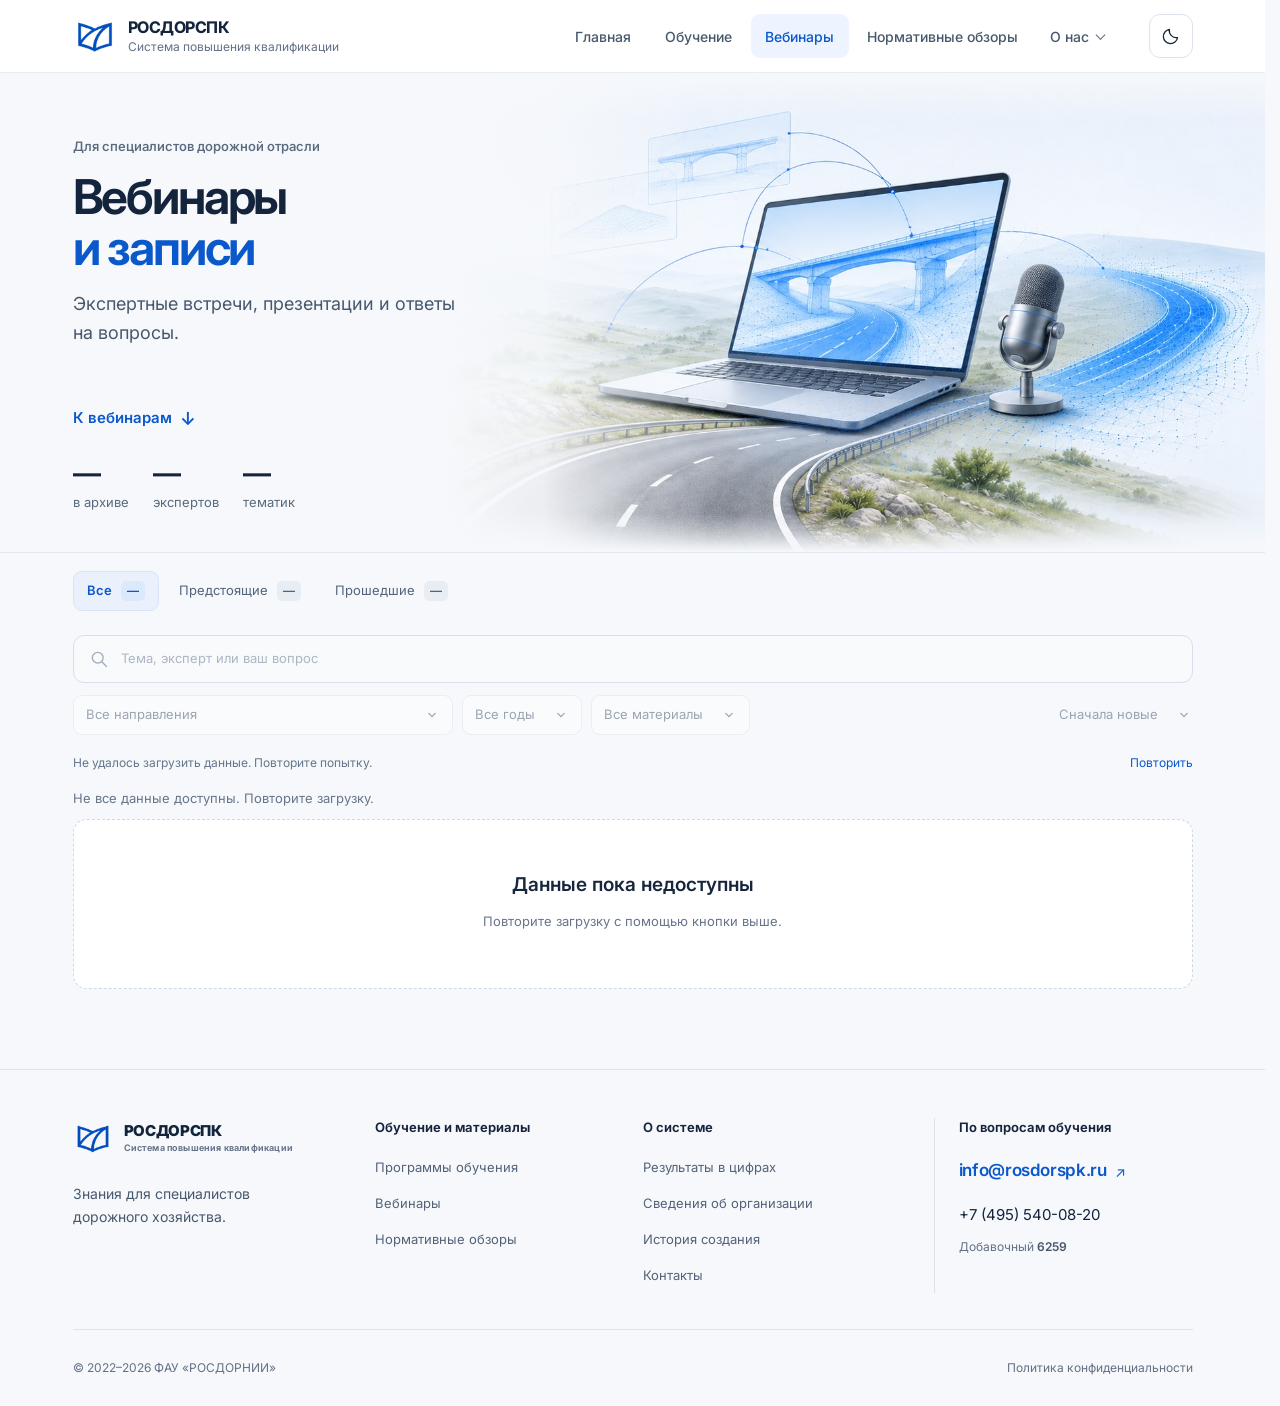
<file: webinars.html>
<!DOCTYPE html>
<html lang="ru">
<head>
<meta charset="utf-8">
<meta name="viewport" content="width=device-width, initial-scale=1">
<title>Вебинары — РОСДОРСПК</title>
<meta name="description" content="Расписание вебинаров для специалистов дорожной отрасли, записи прошедших встреч, презентации и ответы на вопросы.">
<script src="site-chrome.js"></script>
<link rel="stylesheet" href="site-chrome.css">
<link rel="icon" type="image/x-icon" sizes="16x16 32x32 48x48 256x256" href="assets/brand/favicon-v4.ico">
<link rel="icon" type="image/png" sizes="32x32" href="assets/brand/favicon-v4-32.png">
</head>
<body>

<header class="edu2-chrome edu2-chrome-header">
    <div class="edu2-chrome-container edu2-chrome-header__inner">
      <a class="edu2-chrome-brand" href="index.html" aria-label="РОСДОРСПК — главная">
        <span class="edu2-chrome-brand__mark" aria-hidden="true"><img src="assets/brand/rosdorspk-mark-v4.png" width="256" height="256" alt="" decoding="async"></span>
        <span class="edu2-chrome-brand__text"><strong>РОСДОРСПК</strong><small>Система повышения квалификации</small></span>
      </a>
      <nav class="edu2-chrome-nav" aria-label="Основная навигация">
        <a href="index.html">Главная</a>
        <a href="education.html">Обучение</a>
        <a class="is-active" href="webinars.html" aria-current="page">Вебинары</a>
        <a href="regulations.html">Нормативные обзоры</a>
      <div class="edu2-chrome-about" data-edu2-chrome-about>
        <button class="edu2-chrome-about__trigger" type="button" aria-controls="edu2-chrome-about-menu" aria-expanded="false" data-edu2-chrome-about-trigger>О&nbsp;нас <span class="edu2-chrome-about__chevron" aria-hidden="true">⌄</span>
        </button>
        <div class="edu2-chrome-about__menu" id="edu2-chrome-about-menu" aria-hidden="true" inert data-edu2-chrome-about-menu>
          <a class="edu2-chrome-about__item" data-about-icon="results" href="results.html"><strong>Результаты в цифрах</strong><small>Масштаб, география и аудитория</small></a>
          <a class="edu2-chrome-about__item" data-about-icon="organization" href="organization.html"><strong>Сведения об организации</strong><small>Документы, структура и руководство</small></a>
          <a class="edu2-chrome-about__item" data-about-icon="contacts" href="contacts.html"><strong>Контакты</strong><small>Телефон, почта и адрес</small></a>
          <a class="edu2-chrome-about__item" data-about-icon="history" href="history.html"><strong>История создания</strong><small>Этапы развития системы</small></a>
        </div>
      </div>
      </nav>
      <button class="edu2-chrome-theme" type="button" aria-label="Переключить тему" disabled><span class="edu2-chrome-theme__icon" aria-hidden="true"></span></button>
      <button class="edu2-chrome-menu-button" type="button" aria-expanded="false" aria-controls="edu2-chrome-mobile-menu" aria-label="Открыть меню" data-edu2-chrome-menu-button>
        <span></span><span></span><span></span>
      </button>
    </div>
    <nav class="edu2-chrome-mobile-menu" id="edu2-chrome-mobile-menu" aria-label="Мобильная навигация" aria-hidden="true" inert>
      <a href="index.html">Главная</a>
      <a href="education.html">Обучение</a>
      <a class="is-active" href="webinars.html" aria-current="page">Вебинары</a>
      <a href="regulations.html">Нормативные обзоры</a>
    <div class="edu2-chrome-mobile-about" data-edu2-chrome-mobile-about>
      <button class="edu2-chrome-mobile-about__toggle" type="button" aria-expanded="false" aria-controls="edu2-chrome-about-mobile-menu" data-edu2-chrome-mobile-about-toggle>
        О&nbsp;нас <span aria-hidden="true">⌄</span>
      </button>
      <div class="edu2-chrome-mobile-about__menu" id="edu2-chrome-about-mobile-menu" aria-hidden="true" inert data-edu2-chrome-mobile-about-menu>
        <div class="edu2-chrome-mobile-about__inner">
        <a data-about-icon="results" href="results.html">Результаты в цифрах</a>
        <a data-about-icon="organization" href="organization.html">Сведения об организации</a>
        <a data-about-icon="contacts" href="contacts.html">Контакты</a>
        <a data-about-icon="history" href="history.html">История создания</a>
              </div>
      </div>
    </div>
    </nav>
  </header>


<main class="webinars-page wbn-page wbn-page--archive wbn-page--catalog">
  <header class="wbn-hero wbn-hero--webinars panorama" id="top" aria-labelledby="webinars-title">
    <div class="wbn-hero__layout panorama__layout">
      <div class="wbn-hero__content panorama__content">
        <p class="wbn-hero__eyebrow panorama__eyebrow">Для специалистов дорожной отрасли</p>
        <h1 class="panorama__title" id="webinars-title">Вебинары<br><span>и записи</span></h1>
        <p class="wbn-lead panorama__lead">Экспертные встречи, презентации и&nbsp;ответы на&nbsp;вопросы.</p>
        <div class="wbn-hero__actions panorama__actions">
          <a class="wbn-hero__more panorama__link" href="#webinars-catalog-start">К вебинарам <span aria-hidden="true">↓</span></a>
        </div>
        <div id="archive-stats" class="wbn-stats is-loading panorama__stats" aria-label="Статистика библиотеки" aria-busy="true"><div class="stat-card" aria-hidden="true"><span class="stat-number"><span class="wbn-placeholder wbn-placeholder--number" aria-hidden="true"></span></span><span class="stat-label">в архиве</span></div><div class="stat-card" aria-hidden="true"><span class="stat-number"><span class="wbn-placeholder wbn-placeholder--number" aria-hidden="true"></span></span><span class="stat-label">экспертов</span></div><div class="stat-card" aria-hidden="true"><span class="stat-number"><span class="wbn-placeholder wbn-placeholder--number" aria-hidden="true"></span></span><span class="stat-label">тематик</span></div></div>
      </div>
    </div>
    <div class="panorama__visual" aria-hidden="true"></div>
  </header>
  <div class="wbn-catalog-shell" id="webinars-catalog-start">
  <div class="wbn-status-switch" role="group" aria-label="Показать вебинары">
    <button id="catalog-status-all" type="button" data-webinar-status="all" aria-pressed="true">Все <span id="catalog-count-all" class="is-loading" aria-label="Количество загружается" aria-busy="true"><span class="wbn-placeholder" aria-hidden="true"></span></span></button>
    <button id="catalog-status-upcoming" type="button" data-webinar-status="upcoming" aria-pressed="false">Предстоящие <span id="catalog-count-upcoming" class="is-loading" aria-label="Количество загружается" aria-busy="true"><span class="wbn-placeholder" aria-hidden="true"></span></span></button>
    <button id="catalog-status-past" type="button" data-webinar-status="past" aria-pressed="false">Прошедшие <span id="catalog-count-past" class="is-loading" aria-label="Количество загружается" aria-busy="true"><span class="wbn-placeholder" aria-hidden="true"></span></span></button>
  </div>
  <div class="wbn-library-layout">
    <section class="wbn-library-content" aria-label="Каталог вебинаров" id="webinars-catalog">
      <div class="archive-panel">
        <label class="archive-search-wrap is-unavailable" for="archive-search"><svg class="wbn-icon " viewBox="0 0 24 24" fill="none" stroke="currentColor" stroke-width="1.6" stroke-linecap="round" stroke-linejoin="round" aria-hidden="true"><circle cx="10.5" cy="10.5" r="6.5"/><path d="m16 16 5 5"/></svg><input id="archive-search" class="archive-search-input" type="search" disabled aria-describedby="archive-results-count" placeholder="Тема, эксперт или ваш вопрос" autocomplete="off"><span class="wbn-sr-only">Поиск по библиотеке</span></label>
        <div id="catalog-controls" class="archive-controls">
          <button id="catalog-filters-toggle" class="wbn-mobile-filters" type="button" aria-expanded="false" aria-controls="catalog-filter-fields" disabled><svg viewBox="0 0 24 24" aria-hidden="true"><path d="M4 6h16M7 12h10M10 18h4"/></svg><span>Фильтры</span><span id="catalog-filters-count" class="wbn-mobile-filter-count" hidden></span></button>
          <div id="catalog-filter-fields" class="wbn-filter-fields">
          <div id="topic-filter-picker" class="wbn-picker wbn-topic-picker" data-wbn-picker="topic-filter">
            <select hidden aria-hidden="true" tabindex="-1" id="topic-filter" class="archive-select" disabled><option value="Все темы">Все направления</option></select>
            <button id="topic-filter-trigger" class="wbn-picker-trigger" type="button" aria-label="Направление: Все направления" aria-haspopup="listbox" aria-expanded="false" aria-controls="topic-filter-menu" disabled><span id="topic-filter-value">Все направления</span><svg viewBox="0 0 20 20" aria-hidden="true"><path d="m6 8 4 4 4-4"/></svg></button>
            <div id="topic-filter-menu" class="wbn-picker-menu" role="listbox" aria-label="Направление" hidden></div>
          </div>
          <div id="year-filter-picker" class="wbn-picker " data-wbn-picker="year-filter">
            <select hidden aria-hidden="true" tabindex="-1" id="year-filter" class="archive-select" disabled><option value="Все годы">Все годы</option></select>
            <button id="year-filter-trigger" class="wbn-picker-trigger" type="button" aria-label="Год проведения: Все годы" aria-haspopup="listbox" aria-expanded="false" aria-controls="year-filter-menu" disabled><span id="year-filter-value">Все годы</span><svg viewBox="0 0 20 20" aria-hidden="true"><path d="m6 8 4 4 4-4"/></svg></button>
            <div id="year-filter-menu" class="wbn-picker-menu" role="listbox" aria-label="Год проведения" hidden></div>
          </div>
          <div id="archive-material-picker" class="wbn-picker " data-wbn-picker="archive-material">
            <select hidden aria-hidden="true" tabindex="-1" id="archive-material" class="archive-select" disabled><option value="all">Все материалы</option><option value="record">С записью</option><option value="presentation">С презентацией</option><option value="materials">С дополнительными файлами</option><option value="qa">С ответами экспертов</option></select>
            <button id="archive-material-trigger" class="wbn-picker-trigger" type="button" aria-label="Доступные материалы: Все материалы" aria-haspopup="listbox" aria-expanded="false" aria-controls="archive-material-menu" disabled><span id="archive-material-value">Все материалы</span><svg viewBox="0 0 20 20" aria-hidden="true"><path d="m6 8 4 4 4-4"/></svg></button>
            <div id="archive-material-menu" class="wbn-picker-menu" role="listbox" aria-label="Доступные материалы" hidden></div>
          </div>
          <button id="reset-filters" class="reset-button" type="button" hidden disabled>Сбросить фильтры</button>
          </div>
          <div id="archive-sort-picker" class="wbn-picker wbn-sort-label" data-wbn-picker="archive-sort">
            <select hidden aria-hidden="true" tabindex="-1" id="archive-sort" class="archive-select" disabled><option value="date_desc">Сначала новые</option><option value="date_asc">Сначала старые</option><option value="title_asc">По названию</option></select>
            <button id="archive-sort-trigger" class="wbn-picker-trigger" type="button" aria-label="Сортировка: Сначала новые" aria-haspopup="listbox" aria-expanded="false" aria-controls="archive-sort-menu" disabled><span id="archive-sort-value">Сначала новые</span><svg viewBox="0 0 20 20" aria-hidden="true"><path d="m6 8 4 4 4-4"/></svg></button>
            <div id="archive-sort-menu" class="wbn-picker-menu" role="listbox" aria-label="Сортировка" hidden></div>
          </div>
        </div>
      </div>
      <div id="catalog-notice" class="wbn-catalog-notice" role="status" aria-live="polite" hidden></div>
      <div id="catalog-results-toolbar" class="wbn-results-toolbar"><p id="archive-results-count" class="archive-results-count" role="status" aria-live="polite" aria-atomic="true">Загружаем вебинары…</p></div>
      <div id="archive-webinars-list" class="webinars-grid is-loading" aria-busy="true"><article class="wbn-archive-skeleton" aria-hidden="true"><div class="wbn-skeleton-cover"><span class="wbn-placeholder"></span><span class="wbn-placeholder wbn-skeleton-art"></span></div><div class="wbn-skeleton-body"><span class="wbn-placeholder wbn-placeholder--date"></span><span class="wbn-placeholder wbn-placeholder--title"></span><span class="wbn-placeholder wbn-placeholder--title-short"></span><span class="wbn-placeholder wbn-placeholder--meta"></span><span class="wbn-placeholder wbn-placeholder--label"></span></div></article><article class="wbn-archive-skeleton" aria-hidden="true"><div class="wbn-skeleton-cover"><span class="wbn-placeholder"></span><span class="wbn-placeholder wbn-skeleton-art"></span></div><div class="wbn-skeleton-body"><span class="wbn-placeholder wbn-placeholder--date"></span><span class="wbn-placeholder wbn-placeholder--title"></span><span class="wbn-placeholder wbn-placeholder--title-short"></span><span class="wbn-placeholder wbn-placeholder--meta"></span><span class="wbn-placeholder wbn-placeholder--label"></span></div></article><article class="wbn-archive-skeleton" aria-hidden="true"><div class="wbn-skeleton-cover"><span class="wbn-placeholder"></span><span class="wbn-placeholder wbn-skeleton-art"></span></div><div class="wbn-skeleton-body"><span class="wbn-placeholder wbn-placeholder--date"></span><span class="wbn-placeholder wbn-placeholder--title"></span><span class="wbn-placeholder wbn-placeholder--title-short"></span><span class="wbn-placeholder wbn-placeholder--meta"></span><span class="wbn-placeholder wbn-placeholder--label"></span></div></article></div>
      <noscript><p class="webinars-empty">Для поиска и загрузки материалов включите JavaScript.</p></noscript>
      <div class="archive-load-more-wrap"><button id="archive-load-more" class="archive-load-more-button" type="button" hidden>Показать ещё</button></div>
    </section>
  </div>
  </div>
</main>

<div class="edu2-chrome">
  <footer class="edu2-chrome edu2-chrome-footer">
  <div class="edu2-chrome-container edu2-chrome-footer__grid">
    <div class="edu2-chrome-footer__brand">
      <a class="edu2-chrome-brand edu2-chrome-brand--footer" href="index.html" aria-label="РОСДОРСПК — главная">
        <span class="edu2-chrome-brand__mark" aria-hidden="true"><img src="assets/brand/rosdorspk-mark-v4.png" width="256" height="256" alt="" decoding="async"></span>
        <span class="edu2-chrome-brand__text"><strong>РОСДОРСПК</strong><small>Система повышения квалификации</small></span>
      </a>
      <p>Знания для специалистов <br>дорожного хозяйства.</p>
    </div>
    <nav class="edu2-chrome-footer__column" aria-label="Обучение и материалы">
      <h2>Обучение и материалы</h2>
      <a href="education.html">Программы обучения</a>
      <a href="webinars.html">Вебинары</a>
      <a href="regulations.html">Нормативные обзоры</a>
    </nav>
    <nav class="edu2-chrome-footer__column" aria-label="О системе">
      <h2>О системе</h2>
      <a href="results.html">Результаты в цифрах</a>
      <a href="organization.html">Сведения об организации</a>
      <a href="history.html">История создания</a>
      <a href="contacts.html">Контакты</a>
    </nav>
    <div class="edu2-chrome-footer__contact">
      <h2>По вопросам обучения</h2>
      <a class="edu2-chrome-footer__email" href="mailto:info@rosdorspk.ru">info@rosdorspk.ru <span aria-hidden="true">↗</span></a>
      <a class="edu2-chrome-footer__phone" href="tel:+74955400820">+7 (495) 540-08-20</a>
      <p>Добавочный <strong>6259</strong></p>
    </div>
  </div>
  <div class="edu2-chrome-container edu2-chrome-footer__bottom">
    <span>© 2022&#8288;–&#8288;2026 ФАУ «РОСДОРНИИ»</span>
    <a class="edu2-chrome-footer__policy" href="policy.html#top">Политика конфиденциальности</a>
  </div>
</footer>
</div>

<div id="webinar-modal" class="webinar-modal wbn-modal" aria-hidden="true" inert>
  <div class="webinar-modal-backdrop" data-modal-close></div>
  <div class="webinar-modal-content" role="dialog" aria-modal="true" aria-labelledby="webinar-dialog-title">
    <button class="webinar-modal-close" type="button" data-modal-close aria-label="Закрыть"><svg viewBox="0 0 24 24" aria-hidden="true" focusable="false"><path d="m6 6 12 12M18 6 6 18"/></svg></button>
    <div id="webinar-modal-body"></div>
  </div>
</div>

<button id="scroll-top-button" class="scroll-top-button wbn-scroll-top" type="button" aria-label="Наверх">
  <svg class="scroll-top-icon" viewBox="0 0 24 24" aria-hidden="true" focusable="false">
    <path d="M12 19V5m-6 6 6-6 6 6"></path>
  </svg>
</button>

<style id="wbn-page-styles">
  .wbn-page, .wbn-modal { --wbn-ink:var(--site-dark-ink, #17263d); --wbn-muted:var(--site-dark-muted, #66758a); --wbn-line:var(--site-dark-line, #e0e6ee); --wbn-blue:var(--site-dark-link, #0a58ca); color:var(--wbn-ink); font-family:Inter,-apple-system,BlinkMacSystemFont,"Segoe UI",Arial,sans-serif; font-size:15px; line-height:1.5; -webkit-font-smoothing:antialiased; }
  .wbn-page *, .wbn-page *::before, .wbn-page *::after, .wbn-modal *, .wbn-modal *::before, .wbn-modal *::after { box-sizing:border-box; }
  .wbn-page { width:100%; margin:0; padding:0 0 52px; }
  .wbn-catalog-shell { display:flow-root; width:min(1120px,calc(100% - 40px)); margin:0 auto; scroll-margin-top:92px; }
  .wbn-page [hidden], .wbn-modal [hidden] { display:none!important; }
  .wbn-page button, .wbn-page input, .wbn-page select, .wbn-modal button { font:inherit; }
  .wbn-page a { text-decoration:none; }
  .wbn-page button, .wbn-page select, .wbn-modal button { cursor:pointer; }
  .wbn-page :is(a,button,input,select,[tabindex]):focus-visible, .wbn-modal :is(a,button,[tabindex]):focus-visible { outline:3px solid var(--site-dark-focus, #80aaff); outline-offset:4px; }
  .wbn-icon { width:20px; height:20px; flex:0 0 auto; vertical-align:middle; }
  /* Panoramic intro follows the home, results and regulatory review pages. */
  
  
  
  
  
  
  
  
  
  
  
  
  
  
  
  .webinar-topic { display:inline-block; max-width:100%; color:var(--accent,#526b8d); font-size:12px; font-weight:600; line-height:1.45; }
  .webinar-meta { color:var(--wbn-muted); font-size:12px; line-height:1.65; overflow-wrap:anywhere; }
  .wbn-button { display:inline-flex; align-items:center; justify-content:center; gap:12px; min-height:42px; padding:10px 16px; border:1px solid transparent; border-radius:9px; background:var(--site-dark-action, var(--wbn-blue)); color:#fff!important; font-size:12px; font-weight:600; line-height:1.5; text-decoration:none; }
  .wbn-button:hover { background:var(--site-dark-action-hover, #084cae); }
  .wbn-stats { display:grid; }
  .wbn-stats .stat-card { display:flex; flex-direction:column; align-items:flex-start; gap:5px; min-width:0; }
  .wbn-stats .stat-number { font-weight:600; letter-spacing:-.05em; line-height:1.15; }
  .wbn-stats .stat-label { color:var(--wbn-muted); }
  
  
  .wbn-library-layout { display:block; }
  .wbn-library-content { min-width:0; }
  .archive-search-wrap { display:flex; align-items:center; gap:12px; min-height:48px; padding:0 15px; border:1px solid var(--site-dark-line, #d7e0eb); border-radius:11px; background:var(--site-dark-surface, #fff); color:var(--site-dark-muted, #8a96a7); }
  .archive-search-wrap:focus-within { border-color:var(--site-dark-line-strong, #7da5df); box-shadow:0 0 0 3px #e4edfc; }
  .archive-search-input { width:100%; min-width:0; min-height:46px; padding:10px 0; border:0; background:transparent; color:var(--wbn-ink); font-size:13px!important; outline:none!important; }
  .archive-search-input::placeholder { color:var(--site-dark-muted, #8793a5); opacity:1; }
  .archive-controls { display:flex; align-items:center; flex-wrap:wrap; gap:9px; margin-top:12px; }
  .reset-button { padding:8px 5px; border:0; background:transparent; color:var(--wbn-blue); font-size:11px!important; }
  .wbn-results-toolbar { display:flex; align-items:center; gap:10px; padding:8px 0; }
  .archive-results-count { margin:0; color:var(--wbn-muted); font-size:13px; }
  .wbn-page--archive .webinars-grid { display:grid; grid-template-columns:repeat(3,minmax(0,1fr)); gap:20px; margin-top:18px; }
  .wbn-results-toolbar:not([hidden])+.webinars-grid { margin-top:0; }
  .wbn-page--archive .webinar-card { display:flex; flex-direction:column; min-width:0; overflow:hidden; border:1px solid var(--wbn-line); border-radius:13px; background:var(--site-dark-surface, #fff); cursor:pointer; transition:border-color .15s,box-shadow .15s; }
  .wbn-page--archive .webinar-card:hover { border-color:var(--site-dark-line-strong, #8aaad4); box-shadow:0 5px 18px #1d3e6814; }
  .wbn-page--archive .webinar-card:is(:hover,:focus-visible) h3 { color:var(--wbn-blue); }
  .wbn-page--archive .webinar-card:focus-visible { border-color:var(--site-dark-line-strong, #80aaff); box-shadow:0 0 0 3px #e4edfc; }
  .wbn-card-cover { position:relative; display:flex; align-items:center; justify-content:space-between; gap:12px; min-height:76px; padding:6px 16px; overflow:hidden; background:var(--accent-soft,#edf2f8); }
  .wbn-card-cover .webinar-topic { flex:1; min-width:0; max-width:none; }
  .wbn-category-art { display:block; flex:0 0 96px; width:96px; height:64px; object-fit:contain; pointer-events:none; }
  .wbn-card-body { display:flex; flex:1; flex-direction:column; padding:19px 20px 16px; }
  .wbn-card-date { color:var(--site-dark-muted, #596d86); font-size:13px; }
  .wbn-card-body>.wbn-card-date { display:flex; align-items:center; min-height:38px; }
  .wbn-card-body h3 { min-height:5.8em; margin:9px 0 10px; color:var(--wbn-ink); font-size:17px; font-weight:600; line-height:1.45; letter-spacing:-.015em; }
  .wbn-card-title-text { display:-webkit-box; -webkit-line-clamp:4; -webkit-box-orient:vertical; overflow:hidden; overflow-wrap:anywhere; }
  .wbn-card-body .webinar-meta { display:-webkit-box; -webkit-line-clamp:2; -webkit-box-orient:vertical; overflow:hidden; min-height:1.65em; margin:0 0 14px; color:var(--site-dark-muted, #596d86); font-size:13px; }
  .card-materials-list { display:flex; flex-wrap:wrap; gap:6px 15px; margin-top:auto; }
  .card-material-badge { display:inline-flex; align-items:center; gap:5px; padding:0; color:var(--site-dark-muted, #596d86); font-size:12px; line-height:1.5; }
  .card-material-badge .wbn-dialog-icon { width:15px; height:15px; flex:0 0 15px; }
  .archive-load-more-wrap { display:flex; justify-content:center; margin-top:28px; }
  .archive-load-more-button { min-height:42px; padding:10px 26px; border:1px solid var(--site-dark-line, #d7e0eb); border-radius:9px; background:var(--site-dark-surface, #fff); color:var(--wbn-ink); font-size:12px!important; }
  .archive-load-more-button:hover { border-color:var(--site-dark-line-strong, #98b4d9); background:var(--site-dark-surface-soft, #f7faff); }
  .webinars-empty { grid-column:1/-1; width:100%; padding:36px 24px; border:1px dashed var(--site-dark-line-strong, #ccd7e7); border-radius:14px; background:var(--site-dark-surface, #fff); text-align:center; color:var(--wbn-muted); font-size:13px; line-height:1.8; }
  .webinars-empty h3 { margin:12px 0 8px; color:var(--wbn-ink); font-size:19px; font-weight:600; }
  .webinars-empty p { max-width:390px; margin:0 auto 18px; }
  .wbn-placeholder { display:block; height:13px; margin-bottom:12px; border-radius:5px; }
  .wbn-archive-skeleton { display:flex; flex-direction:column; min-width:0; overflow:hidden; border:1px solid var(--wbn-line); border-radius:13px; background:var(--site-dark-surface, #fff); }
  .wbn-skeleton-cover { display:flex; align-items:center; justify-content:space-between; padding:12px 16px; background:var(--site-dark-raised, #f1f5fa); }
  .wbn-skeleton-cover .wbn-placeholder { width:38%; height:12px; margin:0; }
  .wbn-skeleton-cover .wbn-skeleton-art { width:72px; height:40px; border-radius:8px; }
  .wbn-skeleton-body { display:flex; flex:1; flex-direction:column; }
  .wbn-skeleton-body .wbn-placeholder { height:11px; margin:0 0 12px; }
  .wbn-skeleton-body .wbn-placeholder--date { width:92px; height:10px; margin:0 0 15px; }
  .wbn-skeleton-body .wbn-placeholder--title { width:100%; height:13px; margin-bottom:10px; }
  .wbn-skeleton-body .wbn-placeholder--title-short { width:72%; height:13px; margin-bottom:19px; }
  .wbn-skeleton-body .wbn-placeholder--meta { width:55%; margin-bottom:20px; }
  .wbn-skeleton-body .wbn-placeholder--label { width:74px; height:9px; margin:auto 0 0; }
  .wbn-page--catalog .wbn-archive-skeleton { min-height:0; }
  .wbn-page--catalog .wbn-skeleton-cover { min-height:60px; }
  .wbn-page--catalog .wbn-skeleton-body { min-height:210px; padding:14px 16px; }
  .wbn-page--catalog .wbn-stats.is-loading .stat-number { display:flex; align-items:center; min-height:1.15em; }
  .wbn-page--catalog .wbn-stats .wbn-placeholder--number { width:52px; height:.7em; margin:0; }
  .wbn-page--catalog .wbn-stats.is-loading .stat-label { color:var(--site-dark-muted, #7e8da2); }
  .wbn-page--catalog .wbn-stats.is-loading .stat-card { gap:5px; }
  .wbn-page--catalog .wbn-placeholder { background:var(--site-dark-hover, #dfe6ef); animation:wbn-skeleton-pulse 2.4s ease-in-out infinite; }
  @keyframes wbn-skeleton-pulse { 50% { opacity:.8; } }
  .wbn-sr-only { position:absolute; width:1px; height:1px; padding:0; margin:-1px; overflow:hidden; clip:rect(0,0,0,0); white-space:nowrap; border:0; }
  .wbn-modal { position:fixed; inset:0; z-index:10000; display:none; align-items:center; justify-content:center; padding:28px; }
  .wbn-modal.active { display:flex; }
  .wbn-modal .webinar-modal-backdrop { position:absolute; inset:0; background:var(--site-dark-scrim, #17263d73); backdrop-filter:blur(5px); }
  .wbn-modal .webinar-modal-content { position:relative; display:flex; flex-direction:column; width:980px; max-width:100%; max-height:calc(100dvh - 56px); padding:0; overflow:hidden; border:1px solid var(--site-dark-line, #dbe3ee); border-radius:20px; background:var(--site-dark-surface, #fff); box-shadow:0 24px 90px #162b4e38; }
  .wbn-modal .webinar-modal-close { position:absolute; z-index:1; top:12px; right:18px; display:flex; align-items:center; justify-content:center; width:36px; height:36px; padding:0; border:1px solid var(--site-dark-line, #e3e9f1); border-radius:10px; background:var(--site-dark-surface-soft, #f6f8fb); color:var(--site-dark-muted, #60718a); font-size:24px; line-height:1; }
  .wbn-modal .webinar-modal-close:hover { background:var(--site-dark-raised, #eaf0f8); color:var(--wbn-ink); }
  .wbn-modal .webinar-modal-close svg { display:block; width:18px; height:18px; flex:0 0 18px; fill:none; stroke:currentColor; stroke-width:1.7; stroke-linecap:round; }
  .wbn-modal #webinar-modal-body { min-height:0; overflow-y:auto; overscroll-behavior:contain; scrollbar-width:thin; scrollbar-color:var(--site-dark-line-strong, #cbd7e6) transparent; padding:0; }
  .wbn-dialog-intro { padding:18px 32px; border-bottom:1px solid var(--site-dark-line, #e4eaf2); background:linear-gradient(120deg,var(--accent-soft,var(--site-dark-tint, #edf3fc)),var(--site-dark-surface, #fff) 80%); }
  .wbn-dialog-topic { display:inline-flex; align-items:center; gap:8px; min-height:24px; max-width:calc(100% - 50px); margin:0 0 12px; color:var(--accent,#426a9e); font-size:12px; font-weight:600; line-height:1.5; }
  .wbn-dialog-topic::before { content:""; width:6px; height:6px; flex:0 0 6px; border-radius:50%; background:currentColor; }
  .wbn-modal .modal-title { max-width:850px; margin:0 0 10px; color:var(--wbn-ink); font-size:27px; font-weight:620; line-height:1.35; letter-spacing:-.025em; overflow-wrap:anywhere; text-wrap:balance; }
  .wbn-modal .modal-title--long { max-width:100%; font-size:25px; }
  .wbn-dialog-meta { display:flex; align-items:center; flex-wrap:wrap; gap:10px 16px; }
  .wbn-dialog-speaker-meta { flex:1 1 200px; min-width:0; margin:0; padding-left:16px; border-left:1px solid var(--site-dark-line-strong, #cbd6e5); color:var(--site-dark-muted, #4e647f); font-size:13px; line-height:1.6; overflow-wrap:anywhere; }
  .wbn-dialog-date { display:flex; align-items:center; flex-wrap:wrap; gap:8px; color:var(--site-dark-muted, #65758b); font-size:13px; line-height:1.6; }
  .wbn-dialog-icon { width:19px; height:19px; flex:0 0 19px; fill:none; stroke:currentColor; stroke-width:1.6; stroke-linecap:round; stroke-linejoin:round; }
  .wbn-dialog-layout { display:grid; grid-template-columns:minmax(0,1fr) 264px; gap:32px; padding:28px 32px 32px; }
  .wbn-dialog-main { min-width:0; }
  .wbn-dialog-section>h3, .wbn-dialog-resources>h3 { margin:0 0 14px; color:var(--wbn-ink); font-size:15px; font-weight:600; letter-spacing:-.015em; }
  .wbn-dialog-description { margin:0; color:var(--site-dark-text, #46566d); font-size:15px; line-height:1.75; white-space:pre-line; overflow-wrap:anywhere; }
  .wbn-dialog-description>p { margin:0; }
  .wbn-dialog-description>p+p { margin-top:22px; }
  .wbn-dialog-resources { position:sticky; top:20px; align-self:start; min-width:0; padding:0; border:0; background:transparent; }
  .wbn-dialog-resource-list { display:grid; gap:9px; }
  .wbn-dialog-resource { display:grid; grid-template-columns:24px minmax(0,1fr) 14px; align-items:center; gap:9px; min-height:60px; padding:12px; border:1px solid var(--site-dark-line, #dfe6f0); border-radius:10px; background:var(--site-dark-surface, #fff); color:var(--site-dark-text, #365273)!important; text-decoration:none; transition:border-color .15s,background .15s; }
  .wbn-dialog-resource:hover { border-color:var(--site-dark-line-strong, #a9c0df); background:var(--site-dark-surface-soft, #fafeff); }
  .wbn-dialog-resource>.wbn-dialog-icon { justify-self:center; }
  .wbn-dialog-resource strong { display:block; font-size:14px; font-weight:600; line-height:1.55; }
  .wbn-dialog-resource small { display:block; margin-top:3px; color:var(--site-dark-muted, #71829a); font-size:12px; line-height:1.5; }
  .wbn-dialog-resource>span:last-child { font-size:14px; }
  .wbn-dialog-resource--primary { border-color:var(--site-dark-action, #0a58ca); background:var(--site-dark-action, #0a58ca); color:#fff!important; }
  .wbn-dialog-resource--primary small { color:#d9e7ff; }
  .wbn-dialog-resource--primary:hover { border-color:var(--site-dark-action, #084cae); background:var(--site-dark-action-hover, #084cae); }
  .wbn-dialog-resource--unavailable { display:flex; align-items:flex-start; gap:10px; min-height:70px; padding:14px 12px; border:1px dashed var(--site-dark-line, #d5dfed); border-radius:10px; color:var(--site-dark-muted, #7b8aa0); font-size:12px; line-height:1.65; }
  .wbn-dialog-resource--unavailable .wbn-dialog-icon { margin-top:2px; }
  .wbn-dialog-layout--resources-only { grid-template-columns:1fr; }
  .wbn-dialog-layout--resources-only .wbn-dialog-resource-list { grid-template-columns:repeat(auto-fit,minmax(220px,1fr)); }
  .wbn-modal .modal-qa { margin-top:28px; padding-top:24px; border-top:1px solid var(--site-dark-line, #e8edf4); }
  .wbn-modal .modal-qa:first-child { margin-top:0; padding-top:0; border-top:0; }
  .wbn-modal .modal-qa-header { display:flex; align-items:center; justify-content:space-between; gap:12px; margin-bottom:14px; }
  .wbn-modal .modal-qa-header h3 { margin:0; font-size:15px; font-weight:600; }
  .wbn-modal .modal-qa-header>span { padding:3px 8px; border-radius:6px; background:var(--site-dark-raised, #edf2f9); color:var(--site-dark-muted, #71839b); font-size:11px; }
  .wbn-modal .modal-qa-item { margin-top:8px; overflow:hidden; border:1px solid var(--site-dark-line, #e1e8f2); border-radius:10px; background:var(--site-dark-surface, #fff); }
  .wbn-modal .modal-qa-toggle { display:flex; align-items:center; justify-content:space-between; gap:16px; width:100%; padding:15px 16px; border:0; background:var(--site-dark-surface-soft, #f8fafd); color:var(--site-dark-text, #3e5675); text-align:left; font-size:14px; line-height:1.65; }
  .wbn-modal .modal-qa-toggle:hover, .wbn-modal .modal-qa-toggle[aria-expanded="true"] { background:var(--site-dark-raised, #eef4fc); }
  .wbn-modal .modal-qa-title { display:-webkit-box; flex:1; min-width:0; overflow:hidden; -webkit-box-orient:vertical; -webkit-line-clamp:2; }
  .wbn-modal .modal-qa-toggle[aria-expanded="true"] .modal-qa-title { display:block; -webkit-line-clamp:unset; overflow:visible; }
  .wbn-modal .modal-qa-toggle::after { content:""; width:20px; height:20px; flex:0 0 20px; color:var(--site-dark-muted, #6882a5); background:linear-gradient(currentColor,currentColor) center/12px 1.5px no-repeat,linear-gradient(currentColor,currentColor) center/1.5px 12px no-repeat; }
  .wbn-modal .modal-qa-toggle[aria-expanded="true"]::after { background-size:12px 1.5px,0 0; }
  .wbn-modal .modal-qa-answer { height:0; overflow:hidden; transition:height .2s ease; }
  .wbn-modal .modal-qa-answer-inner { padding:2px 16px 17px; }
  .wbn-modal .modal-qa-answer p { margin:10px 0 0; color:var(--site-dark-muted, #52647d); font-size:13px; line-height:1.85; overflow-wrap:anywhere; }
  .scroll-top-button.wbn-scroll-top { position:fixed; bottom:calc(22px + env(safe-area-inset-bottom,0px)); right:calc(22px + env(safe-area-inset-right,0px)); z-index:90; display:flex; align-items:center; justify-content:center; width:46px; height:46px; padding:0; border:1px solid var(--site-dark-line, #dce4ef); border-radius:13px; background:var(--site-dark-surface, #fff); color:var(--site-dark-link, #0a58ca); box-shadow:0 4px 18px #203c5b14; cursor:pointer; visibility:hidden; opacity:0; pointer-events:none; transform:translateY(6px); transition:opacity .16s,transform .16s,visibility .16s,background .15s,border-color .15s,box-shadow .15s; }
  .scroll-top-button.wbn-scroll-top.visible { visibility:visible; opacity:1; pointer-events:auto; transform:translateY(0); }
  .scroll-top-button.wbn-scroll-top:hover { border-color:var(--site-dark-line-strong, #b6ccec); background:var(--site-dark-tint, #edf3fd); box-shadow:0 5px 20px #203c5b1a; }
  .scroll-top-button.wbn-scroll-top:active { background:var(--site-dark-tint-strong, #e2ecfc); }
  .scroll-top-button.wbn-scroll-top:focus-visible { outline:3px solid var(--site-dark-focus, #80aaff); outline-offset:4px; }
  .wbn-scroll-top svg { display:block; width:20px; height:20px; fill:none; stroke:currentColor; stroke-width:1.8; stroke-linecap:round; stroke-linejoin:round; }
  .wbn-picker { position:relative; display:inline-block; min-width:0; max-width:100%; }
  #topic-filter-picker { width:380px; max-width:100%; }
  .wbn-picker.is-open { z-index:30; }
  .wbn-picker-trigger { display:flex; align-items:center; justify-content:space-between; gap:18px; width:100%; min-height:40px; padding:9px 12px; border:1px solid var(--wbn-line); border-radius:9px; background:var(--site-dark-surface, #fff); color:var(--site-dark-text, #526278); text-align:left; font-size:13px!important; line-height:1.5; transition:border-color .15s,background .15s; }
  .wbn-picker-trigger>span { min-width:0; overflow:hidden; text-overflow:ellipsis; white-space:nowrap; }
  .wbn-picker-trigger>svg { width:16px; height:16px; flex:0 0 16px; fill:none; stroke:currentColor; stroke-width:1.6; stroke-linecap:round; stroke-linejoin:round; transition:transform .15s; }
  .wbn-picker-trigger:hover { border-color:var(--site-dark-line-strong, #b3c5df); background:var(--site-dark-surface-soft, #fbfcff); }
  .wbn-picker.is-open .wbn-picker-trigger { border-color:var(--site-dark-line-strong, #8aaddd); background:var(--site-dark-surface-soft, #f5f8ff); }
  .wbn-picker.is-open .wbn-picker-trigger>svg { transform:rotate(180deg); }
  .wbn-picker-menu { position:absolute; top:calc(100% + 7px); left:0; z-index:31; width:max-content; min-width:100%; max-width:min(340px,calc(100vw - 32px)); max-height:min(340px,60vh); overflow-y:auto; overscroll-behavior:contain; scrollbar-width:thin; padding:5px; border:1px solid var(--site-dark-line, #dce4ef); border-radius:12px; background:var(--site-dark-surface, #fff); box-shadow:0 12px 36px #203c5b1c,0 2px 6px #203c5b08; }
  .wbn-picker-option { display:flex; align-items:center; justify-content:space-between; gap:18px; width:100%; min-height:38px; padding:9px 11px; border:0; border-radius:7px; background:transparent; color:var(--site-dark-text, #526278); text-align:left; font-size:13px!important; line-height:1.5; }
  .wbn-picker-option>span:first-child { min-width:0; overflow-wrap:normal; }
  .wbn-picker-option::after { content:""; width:14px; height:14px; flex:0 0 14px; }
  .wbn-picker-option[aria-selected="true"] { background:var(--site-dark-tint, #edf3fd); color:var(--wbn-blue); font-weight:600; }
  .wbn-picker-option[aria-selected="true"]::after { background:currentColor; clip-path:polygon(14% 45%,37% 67%,85% 18%,96% 29%,37% 88%,3% 56%); }
  .wbn-picker-option:hover, .wbn-picker-option:focus-visible { background:var(--site-dark-raised, #f0f4fa); outline:none!important; box-shadow:inset 0 0 0 1px #d4e1f3; }
  .wbn-picker-option[aria-selected="true"]:focus-visible { background:var(--site-dark-tint-strong, #e4edfc); }
  .archive-controls>.wbn-sort-label { margin-left:auto; }
  .wbn-picker.wbn-sort-label .wbn-picker-trigger { min-height:40px; padding:9px 0 9px 10px; border-color:transparent; background:transparent; }
  .wbn-picker.wbn-sort-label .wbn-picker-menu { left:auto; right:0; }
  #topic-filter-picker .wbn-picker-menu { width:400px; max-width:calc(100vw - 32px); }
  
  
  .wbn-status-switch { display:flex; flex-wrap:wrap; gap:6px; margin:18px 0 24px; }
  .wbn-mobile-filters { display:none; }
  .wbn-filter-fields { display:contents; }
  .wbn-status-switch button { display:inline-flex; align-items:center; gap:9px; min-height:40px; padding:9px 13px; border:1px solid transparent; border-radius:9px; background:transparent; color:var(--site-dark-muted, #52647c); font-size:13px; line-height:1.5; }
  .wbn-status-switch button:hover { background:var(--site-dark-raised, #edf2f9); }
  .wbn-status-switch button[aria-pressed="true"] { border-color:var(--site-dark-line, #d8e4f7); background:var(--site-dark-tint, #eaf1fd); color:var(--wbn-blue); font-weight:600; }
  .wbn-status-switch button>span { display:inline-flex; align-items:center; justify-content:center; min-width:24px; padding:1px 6px; border-radius:5px; background:var(--site-dark-hover, #e8edf4); color:var(--site-dark-muted, #52647c); font-size:12px; font-weight:600; font-variant-numeric:tabular-nums; line-height:18px; }
  .wbn-status-switch button[aria-pressed="true"]>span { background:var(--site-dark-tint-strong, #dce8fc); color:var(--wbn-blue); }
  .wbn-status-switch button>span.is-loading { background:transparent; }
  .wbn-status-switch .wbn-placeholder { width:24px; height:12px; margin:0; border-radius:4px; }
  .wbn-page--catalog .archive-panel button:disabled { opacity:.55; cursor:default; }
  .wbn-page--catalog .archive-search-wrap.is-unavailable { background:var(--site-dark-surface-soft, #f8fafc); color:var(--site-dark-muted, #a0acbc); }
  .wbn-page--catalog .archive-search-input:disabled { opacity:.65; cursor:default; }
  .wbn-page--catalog .wbn-results-toolbar { min-height:40px; }
  .wbn-catalog-notice { display:flex; align-items:center; gap:12px; margin-top:12px; color:var(--site-dark-muted, #66758a); font-size:12px; line-height:1.5; }
  .wbn-catalog-notice__text { flex:1; min-width:0; }
  .wbn-catalog-retry { flex:0 0 auto; min-height:32px; padding:4px 0; border:0; background:none; color:var(--wbn-blue); font-size:12px!important; white-space:nowrap; }
  .wbn-catalog-retry:hover { text-decoration:underline; }
  .wbn-catalog-upcoming { border-color:var(--site-dark-line-strong, #bccfed)!important; }
  .wbn-catalog-when { display:flex; align-items:center; justify-content:space-between; flex-wrap:wrap; gap:6px 8px; min-height:38px; padding:6px 8px; border-radius:7px; background:var(--site-dark-tint, #f0f5fe); line-height:1.6; }
  .wbn-catalog-date-status { display:flex; align-items:center; flex-wrap:wrap; gap:6px 8px; }
  .wbn-catalog-date-status .wbn-card-date { color:var(--site-dark-link, #235fae); font-weight:600; }
  .wbn-catalog-time { padding-left:8px; border-left:1px solid var(--site-dark-line-strong, #c9d9ef); color:var(--site-dark-link, #235fae); font-size:12px; font-weight:600; white-space:nowrap; }
  .wbn-catalog-title { display:block; width:100%; padding:0; border:0; background:none; color:inherit; font:inherit!important; text-align:left; }
  .wbn-catalog-title:hover { color:var(--wbn-blue); }
  .wbn-catalog-actions { display:flex; justify-content:flex-end; align-items:center; flex-wrap:wrap; gap:10px; min-height:40px; margin-top:auto; }
  .wbn-catalog-upcoming-label { color:var(--site-dark-muted, #4e6f9a); font-size:11px; line-height:18px; white-space:nowrap; }
  .wbn-catalog-register { min-height:40px; padding:9px 12px; }
  .wbn-catalog-unavailable { color:var(--site-dark-muted, #7b8ba0); font-size:11px; }
  .wbn-page--catalog .card-materials-list { min-height:40px; align-items:center; }
  @media (min-width:1400px) {
    .wbn-page--archive .webinars-grid { gap:22px; }
  }
  @media (min-width:561px) and (max-width:1000px) {
    .wbn-page--archive .webinars-grid { grid-template-columns:repeat(2,minmax(0,1fr)); }
  }
  @media (max-width:1000px) {
    .wbn-card-body { padding:17px; }
  }
  
  @media (max-width:800px) {
    .wbn-catalog-shell { width:calc(100% - 32px); }
  }
  @media (max-width:620px) {
    
    
    
    
    
    
    
    
    
    .wbn-catalog-retry { min-height:44px; }
  }
  @media (max-width:720px) {
    .wbn-modal { padding:16px; }
    .wbn-modal .webinar-modal-content { max-height:calc(100dvh - 32px); border-radius:16px; }
    .wbn-dialog-intro { padding:18px 24px; }
    .wbn-modal .modal-title { font-size:23px; }
    .wbn-dialog-layout { grid-template-columns:1fr; gap:26px; padding:24px; }
    .wbn-dialog-resources { position:static; top:auto; grid-row:1; }
    .wbn-dialog-resource-list { grid-template-columns:repeat(auto-fit,minmax(190px,1fr)); }
  }
  @media (max-width:560px) {
    .wbn-page { padding-bottom:48px; }
    .wbn-button { min-height:40px; padding:9px 12px; font-size:11px; }
    .wbn-page--archive .webinars-grid { grid-template-columns:1fr; gap:16px; }
    .archive-controls .wbn-topic-picker { flex-basis:100%; }
    .wbn-results-toolbar { gap:8px; }
    .wbn-archive-skeleton:nth-child(n+3) { display:none; }
    .wbn-page--archive .archive-results-count { font-size:12px; }
    .archive-controls>.wbn-picker { flex:1 1 calc(50% - 8px); }
    .wbn-picker-trigger { min-height:44px; gap:8px; padding:10px; font-size:12px!important; }
    .wbn-picker-option { min-height:44px; }
    #archive-material-picker .wbn-picker-menu { left:auto; right:0; }
    .wbn-picker.wbn-sort-label .wbn-picker-trigger { font-size:12px!important; }
    .wbn-modal { padding:0; }
    .wbn-modal .webinar-modal-content { width:100%; height:100vh; height:100dvh; max-height:100vh; max-height:100dvh; border:0; border-radius:0; box-shadow:none; }
    .wbn-modal .webinar-modal-close { top:calc(8px + env(safe-area-inset-top,0px)); right:14px; width:44px; height:44px; }
    .wbn-dialog-intro { padding:calc(20px + env(safe-area-inset-top,0px)) 20px 18px; }
    .wbn-modal .modal-title { max-width:100%; font-size:20px; text-wrap:pretty; }
    .wbn-dialog-meta { flex-direction:column; align-items:flex-start; gap:8px; }
    .wbn-dialog-speaker-meta { flex:none; width:100%; padding-left:0; border-left:0; }
    .wbn-dialog-date { font-size:12px; }
    .wbn-dialog-layout { gap:24px; padding:22px 20px calc(22px + env(safe-area-inset-bottom,0px)); }
    .wbn-dialog-resource-list { grid-template-columns:1fr; }
    .wbn-modal .modal-qa-toggle { padding:14px; }
    .wbn-page--catalog .wbn-catalog-shell { padding-top:12px; }
    
    
    
    .wbn-page--catalog .wbn-stats .wbn-placeholder--number { width:36px; height:20px; }
    
    .wbn-status-switch { gap:4px; margin:12px 0 16px; }
    .wbn-status-switch button { gap:6px; padding:9px 8px; font-size:12px; min-height:44px; }
    .archive-controls { display:grid; grid-template-columns:minmax(0,1fr) minmax(0,1fr); gap:8px; margin-top:10px; }
    .archive-controls>.wbn-mobile-filters { display:flex; align-items:center; justify-content:flex-start; gap:8px; grid-column:1; grid-row:1; min-width:0; min-height:44px; padding:9px 12px; border:1px solid var(--wbn-line); border-radius:9px; background:var(--site-dark-surface, #fff); color:var(--site-dark-text, #526278); font-size:13px; }
    .wbn-mobile-filters>svg { width:18px; height:18px; flex:0 0 18px; fill:none; stroke:currentColor; stroke-width:1.7; stroke-linecap:round; }
    .wbn-mobile-filters[aria-expanded="true"] { border-color:var(--site-dark-line-strong, #8aaddd); background:var(--site-dark-surface-soft, #f5f8ff); }
    .wbn-mobile-filter-count { min-width:20px; padding:0 5px; border-radius:5px; background:var(--site-dark-tint-strong, #e4edfc); color:var(--wbn-blue); font-size:12px; font-weight:600; line-height:20px; }
    .archive-controls>.wbn-sort-label { width:100%; grid-column:2; grid-row:1; min-width:0; margin:0; }
    .archive-controls .wbn-sort-label .wbn-picker-trigger { justify-content:flex-end; padding-left:0; min-height:44px; }
    .wbn-filter-fields { display:none; grid-column:1/-1; grid-row:2; min-width:0; padding-top:4px; }
    .archive-controls.is-filters-open>.wbn-filter-fields { display:grid; grid-template-columns:repeat(2,minmax(0,1fr)); gap:8px; }
    .wbn-filter-fields>#topic-filter-picker { grid-column:1/-1; width:100%; }
    .wbn-filter-fields>.wbn-picker { width:100%; min-width:0; }
    .wbn-filter-fields>.reset-button { grid-column:1/-1; justify-self:start; min-height:40px; padding-left:0; font-size:12px!important; }
    .wbn-page--catalog .webinars-grid { margin-top:16px; }
    .wbn-page--catalog .wbn-card-cover { min-height:60px; padding:6px 16px; }
    .wbn-page--catalog .wbn-category-art { flex-basis:80px; width:80px; height:48px; }
    .wbn-page--catalog .webinar-topic { font-size:12px; }
    .wbn-card-body { padding:14px 16px; }
    .wbn-card-body>.wbn-card-date { min-height:0; line-height:22px; }
    .wbn-catalog-when { min-height:34px; padding:5px 7px; }
    .wbn-card-body h3 { font-size:16px; min-height:0; margin:9px 0 8px; }
    .wbn-card-body .webinar-meta { margin-bottom:12px; }
    .wbn-page--catalog .card-materials-list { min-height:22px; }
    .wbn-catalog-actions { min-height:44px; }
    .wbn-catalog-register { width:100%; min-height:44px; font-size:13px; }
  }
  @media (prefers-reduced-motion:reduce) {
    .wbn-page--catalog .wbn-placeholder { animation:none; }
    .scroll-top-button.wbn-scroll-top { transition:none; transform:none; }
    .wbn-page *, .wbn-modal * { transition-duration:.01ms!important; scroll-behavior:auto!important; }
  }

/* Shared panoramic intro: keep this block identical on all five pages. */
.panorama {
  --panorama-bg: var(--site-dark-panorama, #f6f8fb);
  --panorama-ink: var(--site-dark-ink, #14243d);
  --panorama-text: var(--site-dark-text, #47586d);
  --panorama-muted: var(--site-dark-muted, #596a7f);
  --panorama-blue: var(--site-dark-link, #0a58ca);
  --panorama-image: var(--panorama-light-image);
  --panorama-image-position: 100% 15%;
  position: relative;
  isolation: isolate;
  display: grid;
  align-items: start;
  min-height: 480px;
  padding: 64px 0 32px;
  overflow: hidden;
  border-bottom: 1px solid var(--site-dark-line, #e1e7ef);
  background: var(--panorama-bg);
  color: var(--panorama-ink);
  font: 16px/1.6 Inter, -apple-system, BlinkMacSystemFont, "Segoe UI", Arial, sans-serif;
  scroll-margin-top: 76px;
}
.panorama, .panorama *, .panorama::before, .panorama::after,
.panorama *::before, .panorama *::after { box-sizing: border-box; }
.panorama::after {
  position: absolute;
  z-index: 1;
  inset: 0;
  background: var(--site-dark-panorama-fade, linear-gradient(90deg,var(--panorama-bg) 0%,var(--panorama-bg) 35%,rgba(246,248,251,.9) 43%,transparent 56%));
  pointer-events: none;
  content: "";
}
.panorama .panorama__layout {
  position: relative;
  z-index: 2;
  display: block;
  width: min(1120px,calc(100% - 40px));
  margin: 0 auto;
}
.panorama .panorama__content { width: min(560px,52%); min-width: 0; margin: 0; padding: 0; }
.panorama .panorama__eyebrow { margin: 0 0 14px; color: var(--panorama-muted); font-size: 13px; font-weight: 550; line-height: 1.5; }
.panorama .panorama__title { max-width: none; margin: 0; color: var(--panorama-ink); font-size: clamp(40px,4vw,48px); font-weight: 650; line-height: 1.08; letter-spacing: -.045em; text-wrap: initial; }
.panorama .panorama__title :is(span,em) { color: var(--panorama-blue); font-style: normal; }
/* Reserve three description lines on desktop to align the primary links. */
.panorama .panorama__lead { max-width: 460px; min-height: 4.8em; margin: 16px 0 0; color: var(--panorama-text); font-size: 18px; line-height: 1.6; }
.panorama .panorama__actions { display: flex; align-items: center; flex-wrap: wrap; gap: 8px 24px; margin: 20px 0 0; }
.panorama .panorama__link { display: inline-flex; flex: 0 0 auto; align-items: center; gap: 8px; min-height: 44px; margin: 0; padding: 4px 0; color: var(--panorama-blue); font-size: 15px; font-weight: 600; line-height: 1.5; text-decoration: none; }
.panorama .panorama__link--secondary { color: var(--panorama-muted); font-size: 14px; font-weight: 500; }
.panorama .panorama__link:hover { color: var(--site-dark-link-hover, #0849a9); text-decoration: underline; text-underline-offset: 4px; }
.panorama .panorama__link:focus-visible { border-radius: 4px; outline: 3px solid var(--site-dark-focus, #79adf1); outline-offset: 4px; }
.panorama .panorama__link > :is(span,svg) { flex: 0 0 auto; width: 18px; height: 18px; font-size: 18px; line-height: 1; }
.panorama .panorama__facts { display: flex; flex-wrap: wrap; gap: 8px 20px; margin: 16px 0 0; padding: 0; list-style: none; color: var(--panorama-muted); font-size: 13px; line-height: 1.5; }
.panorama .panorama__facts li { display: inline-flex; align-items: flex-start; gap: 8px; }
.panorama .panorama__facts svg { flex: 0 0 auto; width: 17px; height: 17px; margin-top: 1px; }
.panorama .panorama__stats { display: grid; grid-template-columns: repeat(3,max-content); gap: 24px; min-height: 56px; max-width: 100%; margin: 16px 0 0; }
.panorama .panorama__stats .stat-card { display: flex; flex-direction: column; align-items: flex-start; gap: 4px; min-width: 0; }
.panorama .panorama__stats .stat-number { color: var(--panorama-ink); font-size: 28px; font-weight: 650; line-height: 1.15; letter-spacing: -.035em; font-variant-numeric: tabular-nums; }
.panorama .panorama__stats .stat-label { color: var(--panorama-muted); font-size: 13px; line-height: 1.5; white-space: nowrap; }
.panorama .panorama__stats.is-loading .stat-card { gap: 4px; }
.panorama .panorama__visual { position: absolute; z-index: 0; inset: 0 0 0 auto; width: 100%; margin: 0; overflow: hidden; background: var(--panorama-image) var(--panorama-image-position) / cover no-repeat; }
.panorama .panorama__visual::after { position: absolute; inset: 0; background: var(--site-dark-panorama-overlay, linear-gradient(180deg,var(--panorama-bg),transparent 10%,transparent 92%,var(--panorama-bg))); pointer-events: none; content: ""; }
@media screen {
  :root[data-site-theme="dark"] .panorama {
    --panorama-image: var(--panorama-dark-image, var(--panorama-light-image));
  }
}
/* Adjust the crop where the foreground needs more room. */
.panorama--education { --panorama-image-position: 100% 65%; }
@media (max-width:960px) {
  .panorama { display: block; min-height: 0; padding: 32px 0 0; }
  .panorama::after { display: none; }
  .panorama .panorama__layout { width: calc(100% - 36px); }
  .panorama .panorama__content { width: 100%; max-width: 650px; }
  .panorama .panorama__lead { min-height: 0; }
  .panorama .panorama__title { font-size: 44px; }
  .panorama .panorama__visual { position: relative; inset: auto; width: 100%; height: clamp(240px,38vw,340px); margin-top: 20px; }
}
@media (max-width:620px) {
  .panorama { padding-top: 20px; }
  .panorama .panorama__layout { width: calc(100% - 28px); }
  .panorama .panorama__eyebrow { margin-bottom: 10px; }
  .panorama .panorama__title { font-size: clamp(30px,8vw,36px); line-height: 1.08; letter-spacing: -.04em; }
  .panorama .panorama__lead { margin-top: 12px; font-size: 17px; line-height: 1.5; }
  .panorama .panorama__actions { gap: 0 20px; margin-top: 8px; }
  .panorama .panorama__visual { height: clamp(176px,50vw,220px); margin-top: -8px; }
  .panorama .panorama__facts { flex-direction: column; gap: 8px; margin-top: 12px; }
  .panorama .panorama__stats { grid-template-columns: repeat(3,minmax(0,1fr)); gap: 12px; min-height: 50px; margin-top: 12px; }
  .panorama .panorama__stats .stat-number { font-size: 24px; }
}
@media (max-width:360px) {
  .panorama .panorama__actions { gap: 0 16px; }
  .panorama .panorama__link { font-size: 14px; }
  .panorama .panorama__link--secondary { font-size: 13px; }
}
/* End shared panoramic intro. */

.wbn-hero {
  --panorama-light-image: url("assets/hero-webinars-experts-v1.jpg");
  --panorama-dark-image: url("assets/hero-webinars-experts-v1-dark.jpg");
}
  @media screen {
    :root[data-site-theme="dark"] .wbn-hero .wbn-hero__more {
      padding: 4px 14px;
      border: 1px solid var(--site-dark-action);
      border-radius: 8px;
      background: var(--site-dark-action);
      color: #fff;
      transition: background-color .18s ease, border-color .18s ease;
    }
    :root[data-site-theme="dark"] .wbn-hero .wbn-hero__more:hover {
      border-color: var(--site-dark-action-hover);
      background: var(--site-dark-action-hover);
      text-decoration: none;
    }
    :root[data-site-theme="dark"] .archive-search-wrap:focus-within {
      outline: 2px solid var(--site-dark-focus);
      outline-offset: 2px;
      box-shadow: none;
    }
    :root[data-site-theme="dark"] :is(.webinar-topic, .wbn-dialog-topic) {
      color: var(--site-dark-link);
      color: color-mix(in srgb, var(--accent), var(--site-dark-ink) 72%);
    }
    :root[data-site-theme="dark"] .wbn-card-cover {
      background: var(--site-dark-tint);
      background: color-mix(in srgb, var(--accent) 27%, var(--site-dark-surface));
    }
    :root[data-site-theme="dark"] .wbn-dialog-intro {
      background: linear-gradient(120deg, var(--site-dark-tint), var(--site-dark-surface) 80%);
      background: linear-gradient(120deg, color-mix(in srgb, var(--accent) 27%, var(--site-dark-surface)), var(--site-dark-surface) 80%);
    }
  }
</style>

<script>

  function bindWebinarWords(value) {
    let result = String(value == null ? '' : value).split(/(https?:\/\/[^\s<>]+)/gi).map(part => {
      if (/^https?:\/\//i.test(part)) return part;
      return part.replace(/[ \t\u00a0]+([,.;:!?])/g, '$1')
        .replace(/\b((?:19|20)\d{2})[ \t\u00a0]*[-–—][ \t\u00a0]*((?:19|20)\d{2})\b/g, '$1–$2')
        .replace(/(^|[^0-9A-Za-zА-Яа-яЁё_])(ГОСТ(?:[ \t\u00a0]+[РP])?[ \t\u00a0]+\d+(?:\.\d+)*(?:[-–—\u2011]\d{2,4})?)/giu,
          (_, prefix, reference) => prefix + reference.replace(/[ \t\u00a0]+/g, '\u00a0').replace(/[-–—]/g, '\u2011'));
    }).join('');
    let previous;
    do {
      previous = result;
      result = result.replace(/(^|[^0-9A-Za-zА-Яа-яЁё_-])(без|во|до|для|за|из-за|из-под|из|ко|на|над|об|обо|от|ото|по|под|при|про|со|через|перед|между|среди|после|около|в|к|о|с|у|а|и|но|не|ни|да|или)[ \t]+(?=\S)/giu, '$1$2\u00a0');
    } while (result !== previous);
    return result;
  }

  function applyWebinarTypography(element) {
    if (!element || !element.childNodes || /^(SCRIPT|STYLE|TEXTAREA|PRE|CODE|SELECT|OPTION)$/i.test(element.tagName || '')) return;
    Array.from(element.childNodes).forEach(node => {
      if (node.nodeType === 3) node.nodeValue = bindWebinarWords(node.nodeValue);
      else if (node.nodeType === 1) applyWebinarTypography(node);
    });
  }

  applyWebinarTypography(document.querySelector('.wbn-page'));

  function getSafeWebinarLink(value) {
    try { const url = new URL(String(value || '')); return /^https?:$/.test(url.protocol) ? url.href : ''; } catch (error) { return ''; }
  }

  const WEBINAR_DATE_FORMATTERS = {
    date: new Intl.DateTimeFormat('ru-RU', { timeZone:'Europe/Moscow', day:'numeric', month:'long', year:'numeric' }),
    year: new Intl.DateTimeFormat('ru-RU', { timeZone:'Europe/Moscow', year:'numeric' }),
    time: new Intl.DateTimeFormat('ru-RU', { timeZone:'Europe/Moscow', hour:'2-digit', minute:'2-digit' })
  };

  function formatWebinarDatePart(value, part) {
    const date = new Date(value);
    return Number.isNaN(date.getTime()) ? '—' : WEBINAR_DATE_FORMATTERS[part].format(date);
  }

  async function fetchWebinarsJson(url) {
    const controller = new AbortController();
    const timer = setTimeout(() => controller.abort(), 25000);
    try {
      const response = await fetch(url, { cache:'no-store', signal:controller.signal });
      if (!response.ok) throw new Error('Webinars API returned ' + response.status);
      return await response.json();
    } finally { clearTimeout(timer); }
  }

  let webinarPreviousFocus = null;
  let webinarInertSiblings = [];

  function activateWebinarDialog() {
    const modal = document.getElementById('webinar-modal');
    webinarPreviousFocus = document.activeElement;
    modal.inert = false;
    modal.classList.add('active');
    modal.setAttribute('aria-hidden', 'false');
    webinarInertSiblings = Array.from(document.body.children).filter(node => node !== modal && !node.contains(modal) && !['SCRIPT','STYLE','LINK'].includes(node.tagName)).map(node => [node, node.inert]);
    webinarInertSiblings.forEach(([node]) => { node.inert = true; });
    modal.querySelector('.webinar-modal-close').focus({ preventScroll: true });
  }

  function deactivateWebinarDialog() {
    const modal = document.getElementById('webinar-modal');
    if (!modal.classList.contains('active')) return;
    modal.classList.remove('active');
    modal.inert = true;
    modal.setAttribute('aria-hidden', 'true');
    webinarInertSiblings.forEach(([node, previous]) => { node.inert = previous; });
    webinarInertSiblings = [];
    if (webinarPreviousFocus && webinarPreviousFocus.isConnected) webinarPreviousFocus.focus({ preventScroll: true });
  }

  document.getElementById('webinar-modal').addEventListener('keydown', function (event) {
    if (event.key !== 'Tab') return;
    const items = Array.from(this.querySelectorAll('button:not([disabled]), a[href], [tabindex="0"]')).filter(node => !node.closest('[hidden]'));
    const first = items[0], last = items[items.length - 1];
    if (event.shiftKey && document.activeElement === first) { event.preventDefault(); last.focus(); }
    else if (!event.shiftKey && document.activeElement === last) { event.preventDefault(); first.focus(); }
  });

  const WEBINARS_API_URL = 'https://script.google.com/macros/s/AKfycbzY_J8I8HbXqet0mML-P2-3omjc1B88aLP9W7G5_-cWv96VbuTPQDESzZas8Vv1-LEi4A/exec?archive=full';
  const WEBINARS_UPCOMING_API_URL = WEBINARS_API_URL.replace('?archive=full','');
  const WEBINARS_UPCOMING_CACHE_KEY = 'rosdorspk:webinars:upcoming:v1';
  const WEBINARS_ARCHIVE_CACHE_KEY = 'rosdorspk:webinars:archive:v1';

  const ARCHIVE_PAGE_SIZE = 24;

  let allArchiveWebinars = [];
  let allUpcomingWebinars = [];
  let allCatalogWebinars = [];
  let activeStatus = getCatalogInitialStatus();
  let catalogRenderedSignature = '';
  let catalogRenderedItems = [];
  let catalogStatsSignature = '';
  let catalogStatsSummary = {webinars:0,speakers:0,topics:0};
  let catalogUpcomingCount = 0;
  let catalogHasInvalidDates = false;
  const webinarDerivedData = new WeakMap();
  const catalogSortedViews = new Map();
  const catalogSources = {
    upcoming:{ready:false,pending:true,inflight:false,error:null,slow:false},
    archive:{ready:false,pending:true,inflight:false,error:null,slow:false}
  };
  let currentFilteredArchiveWebinars = [];
  let visibleArchiveCount = ARCHIVE_PAGE_SIZE;
  let activeTag = 'Все темы';
  let activeYear = 'Все годы';

  // API records are replaced on refresh, so their derived values stay valid.
  function getWebinarDerivedData(webinar) {
    let data = webinarDerivedData.get(webinar);
    if (!data) {
      data = {time:new Date(webinar.startsAt).getTime()};
      webinarDerivedData.set(webinar,data);
    }
    return data;
  }

  function readWebinarsCache(key) {
    try { const value = JSON.parse(window.localStorage.getItem(key)); return value && Array.isArray(value.data) ? value.data : null; } catch (error) { return null; }
  }

  function writeWebinarsCache(key,data) {
    try { window.localStorage.setItem(key,JSON.stringify({savedAt:Date.now(),data})); } catch (error) { console.warn('РОСДОРСПК: не удалось сохранить кеш вебинаров',error); }
  }

  function getCatalogInitialStatus() {
    const status = new URLSearchParams(window.location.search).get('status');
    return ['all','upcoming','past'].includes(status) ? status : 'all';
  }

  function writeCatalogStatusUrl() {
    try {
      const url = new URL(window.location.href);
      if (activeStatus === 'all') url.searchParams.delete('status');
      else url.searchParams.set('status',activeStatus);
      window.history.replaceState(null,'',url.href);
    } catch (error) { /* Filters also work in embedded previews without History access. */ }
  }

  function setCatalogStatus(status,updateUrl = true) {
    if (!['all','upcoming','past'].includes(status)) return;
    activeStatus = status;
    if (updateUrl) writeCatalogStatusUrl();
    applyArchiveFilters();
  }

  function getCatalogRelevantSources() {
    return activeStatus === 'upcoming' ? ['upcoming'] : activeStatus === 'past' ? ['archive'] : ['upcoming','archive'];
  }

  function getCatalogEmptyPhase() {
    const sources = getCatalogRelevantSources().map(key => catalogSources[key]);
    if (sources.some(source => !source.ready && source.pending)) return 'loading';
    if (sources.some(source => !source.ready && source.error)) return 'error';
    return 'empty';
  }

  function rebuildCatalogData() {
    const now = Date.now();
    const valid = webinar => webinar && webinar.id != null && webinar.title && webinar.startsAt;
    const upcoming = allUpcomingWebinars.filter(valid).filter(webinar => Date.parse(webinar.startsAt) >= now).sort((a,b) => Date.parse(a.startsAt)-Date.parse(b.startsAt));
    const used = new Set();
    allCatalogWebinars = [];
    for (const webinar of upcoming) {
      const id = String(webinar.id);
      if (used.has(id)) continue;
      used.add(id);
      allCatalogWebinars.push({...webinar,catalogKind:'upcoming',catalogKey:'upcoming:'+id});
    }
    for (const webinar of allArchiveWebinars.filter(valid)) {
      const id = String(webinar.id), date = Date.parse(webinar.startsAt);
      if (used.has(id) || date > now) continue;
      used.add(id);
      allCatalogWebinars.push({...webinar,catalogKind:'past',catalogKey:'past:'+id});
    }
    catalogSortedViews.clear();
    catalogHasInvalidDates = allCatalogWebinars.some(webinar => !Number.isFinite(getWebinarDerivedData(webinar).time));
    const past = allCatalogWebinars.filter(webinar => webinar.catalogKind === 'past');
    catalogUpcomingCount = allCatalogWebinars.length-past.length;
    catalogStatsSummary = summarizeArchiveStats(past);
  }

  function updateCatalogStatusControls() {
    const upcoming = catalogUpcomingCount;
    const past = allCatalogWebinars.length-upcoming;
    const bothReady = catalogSources.upcoming.ready && catalogSources.archive.ready;
    const counts = {
      all:bothReady ? String(allCatalogWebinars.length) : allCatalogWebinars.length ? allCatalogWebinars.length+'+' : Object.values(catalogSources).some(source => source.pending) ? null : '—',
      upcoming:catalogSources.upcoming.ready ? String(upcoming) : catalogSources.upcoming.pending ? null : '—',
      past:catalogSources.archive.ready ? String(past) : catalogSources.archive.pending ? null : '—'
    };
    for (const status of ['all','upcoming','past']) {
      document.getElementById('catalog-status-'+status).setAttribute('aria-pressed',String(status === activeStatus));
      const badge = document.getElementById('catalog-count-'+status), loading = counts[status] === null;
      const markup = loading ? '<span class="wbn-placeholder" aria-hidden="true"></span>' : counts[status];
      badge.classList.toggle('is-loading',loading);
      badge.setAttribute('aria-busy',String(loading));
      if (loading || counts[status] === '—') badge.setAttribute('aria-label',loading ? 'Количество загружается' : 'Количество недоступно');
      else badge.removeAttribute('aria-label');
      if (badge.innerHTML !== markup) badge.innerHTML = markup;
    }
  }

  function updateCatalogControlAvailability() {
    const available = getCatalogRelevantSources().some(key => catalogSources[key].ready);
    const search = document.getElementById('archive-search');
    search.disabled = !available;
    search.closest('.archive-search-wrap').classList.toggle('is-unavailable',!available);
    if (available) search.removeAttribute('aria-describedby');
    else search.setAttribute('aria-describedby','archive-results-count');
    document.querySelectorAll('.archive-panel button, .archive-panel select').forEach(control => { control.disabled = !available; });
    if (!available) closeArchivePickers();
  }

  function updateCatalogNotice() {
    const notice = document.getElementById('catalog-notice');
    const failed = getCatalogRelevantSources().filter(key => catalogSources[key].error && !catalogSources[key].pending);
    notice.hidden = failed.length === 0;
    let markup = '';
    if (failed.length) {
      const label = failed.length > 1 ? 'данные' : failed[0] === 'upcoming' ? 'предстоящие вебинары' : 'архив';
      const allSaved = failed.every(key => catalogSources[key].ready);
      const someSaved = failed.some(key => catalogSources[key].ready);
      const message = allSaved
        ? 'Не удалось обновить '+label+'. Показана сохранённая версия.'
        : someSaved
          ? 'Не все данные доступны. Показана сохранённая часть каталога.'
          : 'Не удалось загрузить '+label+'. Повторите попытку.';
      markup = '<span class="wbn-catalog-notice__text">'+message+'</span><button class="wbn-catalog-retry" type="button" data-catalog-retry="'+failed.join(',')+'" aria-label="Повторить загрузку: '+label+'">Повторить</button>';
    }
    if (notice.innerHTML !== markup) { notice.innerHTML = markup; applyWebinarTypography(notice); }
  }

  function updateCatalogStats() {
    const stats = document.getElementById('archive-stats');
    if (catalogSources.archive.ready) {
      const signature = JSON.stringify(catalogStatsSummary);
      if (signature !== catalogStatsSignature) { renderStats(catalogStatsSummary); catalogStatsSignature = signature; }
    } else {
      const loading = catalogSources.archive.pending;
      stats.classList.toggle('is-loading',loading);
      stats.setAttribute('aria-busy',String(loading));
      const markup = ['в архиве','экспертов','тематик'].map(label => '<div class="stat-card"><span class="stat-number"'+(!loading ? ' aria-label="Данные недоступны"' : '')+'>'+(loading ? '<span class="wbn-placeholder wbn-placeholder--number" aria-hidden="true"></span>' : '—')+'</span><span class="stat-label">'+label+'</span></div>').join('');
      if (stats.innerHTML !== markup) stats.innerHTML = markup;
    }
  }

  function refreshCatalogData() {
    rebuildCatalogData();
    fillTopicFilter(allCatalogWebinars);
    fillYearFilter(allCatalogWebinars);
    const topic = document.getElementById('topic-filter'), year = document.getElementById('year-filter');
    let reset = false;
    if (!Array.from(topic.options).some(option => option.value === activeTag)) { activeTag = 'Все темы'; reset = true; }
    if (!Array.from(year.options).some(option => option.value === activeYear)) { activeYear = 'Все годы'; reset = true; }
    topic.value = activeTag; year.value = activeYear;
    if (reset) visibleArchiveCount = ARCHIVE_PAGE_SIZE;
    updateCatalogStats();
    renderCatalogView();
  }

  function renderCatalogView() {
    currentFilteredArchiveWebinars = getFilteredArchiveWebinars();
    const phase = currentFilteredArchiveWebinars.length ? 'data' : getCatalogEmptyPhase();
    const signature = activeStatus+':'+phase+':'+visibleArchiveCount;
    const items = currentFilteredArchiveWebinars.slice(0,visibleArchiveCount).map(webinar => {
      const data = getWebinarDerivedData(webinar);
      if (data.signature === undefined) data.signature = JSON.stringify(webinar);
      return data.signature;
    });
    if (signature !== catalogRenderedSignature || items.length !== catalogRenderedItems.length || items.some((item,index) => item !== catalogRenderedItems[index])) {
      renderArchiveList(currentFilteredArchiveWebinars);
      catalogRenderedSignature = signature;
      catalogRenderedItems = items;
    }
    document.getElementById('archive-webinars-list').setAttribute('aria-busy',String(getCatalogRelevantSources().some(key => catalogSources[key].pending && !catalogSources[key].ready)));
    updateLoadMoreButton(currentFilteredArchiveWebinars.length);
    updateResultsCount(currentFilteredArchiveWebinars.length);
    updateCatalogStatusControls();
    updateCatalogControlAvailability();
    updateCatalogNotice();
  }

  async function loadCatalogSource(key) {
    if (!['upcoming','archive'].includes(key)) return;
    const source = catalogSources[key];
    if (source.inflight) return;
    source.pending = true; source.inflight = true; source.error = null; source.slow = false;
    updateCatalogStats();
    renderCatalogView();
    const slowTimer = setTimeout(() => {
      source.slow = true;
      renderCatalogView();
    },8000);
    let changed = false;
    try {
      const data = await fetchWebinarsJson(key === 'archive' ? WEBINARS_API_URL : WEBINARS_UPCOMING_API_URL);
      const payload = data && data[key];
      if (!data || data.ok === false || !Array.isArray(payload)) throw new Error('Invalid webinars response');
      const previous = key === 'archive' ? allArchiveWebinars : allUpcomingWebinars;
      changed = !source.ready || !isSameArchiveData(previous,payload);
      if (changed) {
        if (key === 'archive') allArchiveWebinars = payload;
        else allUpcomingWebinars = payload;
        writeWebinarsCache(key === 'archive' ? WEBINARS_ARCHIVE_CACHE_KEY : WEBINARS_UPCOMING_CACHE_KEY, payload);
      }
      source.ready = true;
    } catch (error) { source.error = error; console.error(error); }
    finally {
      clearTimeout(slowTimer);
      source.pending = false; source.inflight = false; source.slow = false;
      if (changed) refreshCatalogData(); else { updateCatalogStats(); renderCatalogView(); }
    }
  }

  function renderUpcomingCatalogCard(webinar) {
    const tag = getPrimaryTag(webinar), colors = getThemeColors(tag), speakers = getLectorsText(webinar), link = getSafeWebinarLink(webinar.link);
    return '<article class="webinar-card wbn-catalog-upcoming" data-webinar-id="'+escapeHtml(webinar.catalogKey)+'" style="--accent:'+colors[0]+';--accent-soft:'+colors[1]+'"><div class="wbn-card-cover"><span class="webinar-topic">'+escapeHtml(tag)+'</span>'+renderWebinarCategoryArt(tag)+'</div><div class="wbn-card-body"><div class="wbn-catalog-when"><div class="wbn-catalog-date-status"><time class="wbn-card-date" datetime="'+escapeHtml(webinar.startsAt)+'">'+escapeHtml(formatDate(webinar.startsAt))+'</time><span class="wbn-catalog-time">'+escapeHtml(formatTime(webinar.startsAt))+' МСК</span></div><span class="wbn-catalog-upcoming-label">Предстоящий</span></div><h3><button class="wbn-catalog-title" type="button"><span class="wbn-card-title-text">'+escapeHtml(webinar.title)+'</span></button></h3><div class="webinar-meta"'+(!speakers ? ' aria-hidden="true"' : '')+'>'+escapeHtml(speakers)+'</div><div class="wbn-catalog-actions">'+(link ? '<a class="wbn-button wbn-catalog-register" href="'+escapeHtml(link)+'" target="_blank" rel="noopener noreferrer">Записаться <span aria-hidden="true">↗</span></a>' : '<span class="wbn-catalog-unavailable">Регистрация пока недоступна</span>')+'</div></div></article>';
  }

  function isSameArchiveData(first, second) {
    try {
      return JSON.stringify(first) === JSON.stringify(second);
    } catch (error) {
      return false;
    }
  }

  function formatTime(dateString) {
    return formatWebinarDatePart(dateString,'time');
  }

  function formatDate(dateString) {
    return formatWebinarDatePart(dateString,'date').replace(/\s*г\.$/, '');
  }

  function escapeHtml(text) {
    return String(text || '')
      .replace(/&/g, '&amp;')
      .replace(/</g, '&lt;')
      .replace(/>/g, '&gt;')
      .replace(/"/g, '&quot;')
      .replace(/'/g, '&#039;');
  }

  function formatMultilineText(text) {
    return escapeHtml(text).replace(/\r?\n/g, '<br>');
  }

  function getLectorNames(lectors) {
    return lectors.filter(Boolean).map(lector => typeof lector === 'string' ? lector : [lector.name,lector.secondName].filter(Boolean).join(' ')).filter(Boolean);
  }

  function getLectorsText(webinar) {
    return Array.isArray(webinar.lectors) && webinar.lectors.length
      ? getLectorNames(webinar.lectors).join(', ') : webinar.lector || '';
  }

  function normalizeSpeakerName(name) {
    return String(name || '')
      .replace(/\s+/g, ' ')
      .replace(/ё/g, 'е')
      .trim()
      .toLowerCase();
  }

  function getSpeakerNames(webinar) {
    const names = Array.isArray(webinar.lectors) && webinar.lectors.length
      ? getLectorNames(webinar.lectors) : [webinar.lector];
    return names.map(normalizeSpeakerName).filter(Boolean);
  }

  function getWebinarTags(webinar) {
    if (Array.isArray(webinar.tags)) {
      return webinar.tags.filter(Boolean);
    }

    if (typeof webinar.tags === 'string') {
      return webinar.tags
        .split(';')
        .map(tag => tag.trim())
        .filter(Boolean);
    }

    return [];
  }

  function summarizeArchiveStats(webinars) {
    const safeWebinars = Array.isArray(webinars) ? webinars : [];
    const topics = new Set();
    const speakers = new Set();

    safeWebinars.forEach(webinar => {
      getWebinarTags(webinar).forEach(tag => {
        if (tag && tag !== 'Другое') {
          topics.add(tag);
        }
      });

      getSpeakerNames(webinar).forEach(name => {
        if (name) {
          speakers.add(name);
        }
      });
    });

    return { webinars: safeWebinars.length, speakers: speakers.size, topics: topics.size };
  }

  function getTags(webinar) {
    const data = getWebinarDerivedData(webinar);
    if (data.tags) return data.tags;
    const tags = Array.isArray(webinar.tags) ? webinar.tags : String(webinar.tags || '').split(';');
    const normalized = [...new Set(tags.filter(Boolean).map(tag => String(tag).trim()).filter(Boolean).map(tag => tag === 'Другое' ? 'Прочие темы' : tag))];
    data.tags = normalized.length ? normalized : ['Прочие темы'];
    return data.tags;
  }

  function getYear(webinar) {
    const data = getWebinarDerivedData(webinar);
    if (data.year === undefined) data.year = formatWebinarDatePart(webinar.startsAt,'year').replace(/\s*г\.$/,'');
    return data.year;
  }

  function getPrimaryTag(webinar) {
    return getTags(webinar)[0];
  }

  const WEBINAR_THEME_COLORS = {
    'ИТС и искусственный интеллект': ['#0057ff', '#eef4ff'],
    'ФГИС СКДФ': ['#12805c', '#eaf7f1'],
    'БДД и организация движения': ['#c05621', '#fff3e8'],
    'Мосты и ИССО': ['#6b46c1', '#f1edff'],
    'Стандартизация и техрегулирование': ['#2d6a7f', '#e9f6fa'],
    'Проектирование и изыскания': ['#805ad5', '#f4efff'],
    'Качество и строительный контроль': ['#b7791f', '#fff7e6'],
    'Асфальтобетон и бетон': ['#dd6b20', '#fff1e6'],
    'Информационное моделирование': ['#2b6cb0', '#eaf4ff'],
    'Эксплуатация, содержание и ремонт': ['#4a5568', '#eef2f7'],
    'Вторичные ресурсы и экология': ['#2f855a', '#ecfdf3'],
    'Ценообразование и закупки': ['#975a16', '#fff8e8'],
    'Инновации и развитие отрасли': ['#d53f8c', '#fff0f7']
  };

  function getThemeColors(tag) {

    return WEBINAR_THEME_COLORS[tag] || ['#4a5568', '#eef2f7'];
  }

  function pluralRu(number, one, few, many) {
    const n = Math.abs(Number(number));
    const n10 = n % 10;
    const n100 = n % 100;

    if (n10 === 1 && n100 !== 11) {
      return one;
    }

    if (n10 >= 2 && n10 <= 4 && (n100 < 12 || n100 > 14)) {
      return few;
    }

    return many;
  }

  function getPublishedQa(webinar) {
    const data = getWebinarDerivedData(webinar);
    if (!data.qa) {
      data.qa = Array.isArray(webinar.qa) ? webinar.qa.filter(item =>
        item && String(item.question || '').trim() && String(item.answer || '').trim()
      ) : [];
    }
    return data.qa;
  }

  function getQaBadgeText(count) {
    if (count === 1) {
      return 'Есть ответ';
    }

    return getQaCountText(count);
  }

  function getQaCountText(count) {
    return count + ' ' + pluralRu(count, 'ответ', 'ответа', 'ответов');
  }

  function renderQaBlock(webinar) {
    const qaItems = getPublishedQa(webinar);

    if (qaItems.length === 0) {
      return '';
    }

    return `
      <section class="modal-qa" aria-label="Вопросы и ответы">
        <div class="modal-qa-header">
          <h3>Вопросы и ответы</h3>
          <span>${escapeHtml(getQaCountText(qaItems.length))}</span>
        </div>
        <div class="modal-qa-list">
          ${qaItems.map((item, index) => {
            const answerId = `modal-qa-answer-${index}`;
            const question = String(item.question || '').trim();

            return `
              <div class="modal-qa-item">
                <button
                  class="modal-qa-toggle"
                  type="button"
                  aria-expanded="false"
                  aria-controls="${answerId}">
                  <span class="modal-qa-title">${escapeHtml(question)}</span>
                </button>
                <div class="modal-qa-answer" id="${answerId}" hidden>
                  <div class="modal-qa-answer-inner">
                    <p>${formatMultilineText(item.answer)}</p>
                  </div>
                </div>
              </div>
            `;
          }).join('')}
        </div>
      </section>
    `;
  }

  function renderStats(summary) {
    const stats = document.getElementById('archive-stats');
    stats.classList.remove('is-loading'); stats.setAttribute('aria-busy','false');
    stats.innerHTML = '<div class="stat-card"><div class="stat-number">'+summary.webinars+'</div><div class="stat-label">в архиве</div></div><div class="stat-card"><div class="stat-number">'+summary.speakers+'</div><div class="stat-label">'+pluralRu(summary.speakers,'эксперт','эксперта','экспертов')+'</div></div><div class="stat-card"><div class="stat-number">'+summary.topics+'</div><div class="stat-label">'+pluralRu(summary.topics,'тематика','тематики','тематик')+'</div></div>';
  }

  const WEBINAR_CATEGORY_IMAGES = Object.freeze({
    'ИТС и искусственный интеллект': 'intelligent-transport-v1',
    'ФГИС СКДФ': 'road-data-map-v1',
    'БДД и организация движения': 'traffic-safety-v1',
    'Мосты и ИССО': 'bridge-v1',
    'Стандартизация и техрегулирование': 'standards-v1',
    'Проектирование и изыскания': 'survey-design-v1',
    'Качество и строительный контроль': 'quality-control-v1',
    'Асфальтобетон и бетон': 'road-materials-v1',
    'Информационное моделирование': 'bim-model-v1',
    'Эксплуатация, содержание и ремонт': 'road-maintenance-v1',
    'Вторичные ресурсы и экология': 'recycling-v1',
    'Ценообразование и закупки': 'pricing-v1',
    'Инновации и развитие отрасли': 'innovation-v1',
    'Прочие темы': 'general-topics-v1'
  });

  function renderWebinarCategoryArt(tag) {
    const category = Object.prototype.hasOwnProperty.call(WEBINAR_CATEGORY_IMAGES,tag) ? tag : 'Прочие темы';
    return '<img class="wbn-category-art" src="assets/webinars/'+WEBINAR_CATEGORY_IMAGES[category]+'.webp" width="384" height="256" alt="" aria-hidden="true" loading="lazy" decoding="async">';
  }

  function renderArchiveCard(webinar) {
    if (webinar.catalogKind === 'upcoming') return renderUpcomingCatalogCard(webinar);
    const tag = getPrimaryTag(webinar), colors = getThemeColors(tag), qa = getPublishedQa(webinar), speakers = getLectorsText(webinar);
    const badges = [];
    if (getSafeWebinarLink(webinar.rutubeLink)) badges.push('<span class="card-material-badge">'+webinarDialogIcon('play')+'Запись</span>');
    if (getSafeWebinarLink(webinar.presentationLink)) badges.push('<span class="card-material-badge">'+webinarDialogIcon('file')+'Презентация</span>');
    if (getSafeWebinarLink(webinar.materialsLink)) badges.push('<span class="card-material-badge">'+webinarDialogIcon('folder')+'Материалы</span>');
    if (qa.length) badges.push('<span class="card-material-badge">' + webinarDialogIcon('qa') + escapeHtml(getQaBadgeText(qa.length)) + '</span>');
    return `<article class="webinar-card" tabindex="0" role="button" data-webinar-id="${escapeHtml(webinar.catalogKey || webinar.id)}" aria-label="${escapeHtml('Открыть вебинар: ' + webinar.title)}" style="--accent:${colors[0]};--accent-soft:${colors[1]}"><div class="wbn-card-cover"><span class="webinar-topic">${escapeHtml(tag)}</span>${renderWebinarCategoryArt(tag)}</div><div class="wbn-card-body"><time class="wbn-card-date" datetime="${escapeHtml(webinar.startsAt)}">${escapeHtml(formatDate(webinar.startsAt))}</time><h3><span class="wbn-card-title-text">${escapeHtml(webinar.title)}</span></h3>${speakers ? '<div class="webinar-meta">' + escapeHtml(speakers) + '</div>' : '<div class="webinar-meta" aria-hidden="true"></div>'}<div class="card-materials-list">${badges.join('')}</div></div></article>`;
  }

  function renderArchiveList(webinars) {
    const container = document.getElementById('archive-webinars-list');
    const phase = webinars.length ? 'data' : getCatalogEmptyPhase();
    container.classList.toggle('is-loading',phase === 'loading');
    if (webinars.length) container.innerHTML = webinars.slice(0,visibleArchiveCount).map(renderArchiveCard).join('');
    else if (phase === 'loading') container.innerHTML = Array.from({length:3},() => '<article class="wbn-archive-skeleton" aria-hidden="true"><div class="wbn-skeleton-cover"><span class="wbn-placeholder"></span><span class="wbn-placeholder wbn-skeleton-art"></span></div><div class="wbn-skeleton-body"><span class="wbn-placeholder wbn-placeholder--date"></span><span class="wbn-placeholder wbn-placeholder--title"></span><span class="wbn-placeholder wbn-placeholder--title-short"></span><span class="wbn-placeholder wbn-placeholder--meta"></span><span class="wbn-placeholder wbn-placeholder--label"></span></div></article>').join('');
    else if (phase === 'error') container.innerHTML = '<div class="webinars-empty"><h3>Данные пока недоступны</h3><p>Повторите загрузку с помощью кнопки выше.</p></div>';
    else container.innerHTML = '<div class="webinars-empty"><h3>'+(!allCatalogWebinars.length ? 'Пока нет вебинаров' : activeStatus === 'upcoming' && !allCatalogWebinars.some(webinar => webinar.catalogKind === 'upcoming') ? 'Новых встреч пока нет' : 'Ничего не нашлось')+'</h3><p>'+(!allCatalogWebinars.length ? 'Здесь появятся анонсы встреч, записи и материалы.' : 'Попробуйте другой запрос или измените фильтры.')+'</p>'+(hasActiveFilters() || activeStatus !== 'all' ? '<button class="wbn-button" type="button" data-reset-archive>Показать все вебинары</button>' : '')+'</div>';
    applyWebinarTypography(container);
  }

  function updateLoadMoreButton(totalCount) {
    const button = document.getElementById('archive-load-more');

    if (!button) {
      return;
    }

    const remainingCount = Math.max(totalCount - visibleArchiveCount, 0);

    if (remainingCount === 0) {
      button.hidden = true;
      button.textContent = 'Показать ещё';
      return;
    }

    button.hidden = false;
    button.textContent = 'Показать ещё ' + Math.min(ARCHIVE_PAGE_SIZE, remainingCount);
  }

  function loadMoreArchiveWebinars() {
    visibleArchiveCount = Math.min(visibleArchiveCount+ARCHIVE_PAGE_SIZE,currentFilteredArchiveWebinars.length);
    renderCatalogView();
  }

  const WEBINAR_DIALOG_PATHS = {
    calendar:'<rect x="3" y="5" width="18" height="16" rx="3"/><path d="M7 3v4M17 3v4M3 11h18"/>',
    play:'<rect x="3" y="5" width="18" height="14" rx="3"/><path d="m10 9 5 3-5 3z"/>',
    file:'<path d="M7 3h7l4 4v14H7zM14 3v5h4M10 12h5M10 16h5"/>',
    qa:'<path d="M5 4h14a2 2 0 0 1 2 2v10a2 2 0 0 1-2 2h-8l-6 3v-3a2 2 0 0 1-2-2V6a2 2 0 0 1 2-2Z"/><path d="M7 9h10M7 13h6"/>',
    folder:'<path d="M3 7h7l2 2h9v11H3zM3 7V4h7l2 3"/>'
  };

  function webinarDialogIcon(type) {
    return '<svg class="wbn-dialog-icon" viewBox="0 0 24 24" aria-hidden="true">'+WEBINAR_DIALOG_PATHS[type]+'</svg>';
  }

  function getWebinarDialogSpeakers(webinar) {
    const entries = Array.isArray(webinar.lectors) && webinar.lectors.length ? webinar.lectors : [webinar.lector];
    return getLectorNames(entries).map(name => name.trim()).filter(Boolean);
  }

  function webinarDialogResource(link,title,type,primary = false) {
    const url = getSafeWebinarLink(link);
    if (!url) return '';
    return '<a class="wbn-dialog-resource'+(primary ? ' wbn-dialog-resource--primary' : '')+'" href="'+escapeHtml(url)+'" target="_blank" rel="noopener noreferrer">'+webinarDialogIcon(type)+'<span><strong>'+escapeHtml(title)+'</strong></span><span aria-hidden="true">↗</span></a>';
  }

  function renderWebinarDialog(webinar,options) {
    const body = document.getElementById('webinar-modal-body');
    const titleClass = String(webinar.title || '').trim().length > 140 ? 'modal-title modal-title--long' : 'modal-title';
    const speakers = getWebinarDialogSpeakers(webinar);
    const paragraphs = String(webinar.description || '').split(/\r?\n[ \t]*\r?\n/).map(text => text.trim()).filter(Boolean);
    const about = paragraphs.length ? '<section class="wbn-dialog-section"><h3>О вебинаре</h3><div class="wbn-dialog-description">'+paragraphs.map(text => '<p>'+escapeHtml(text)+'</p>').join('')+'</div></section>' : '';
    const people = speakers.length ? '<p class="wbn-dialog-speaker-meta">'+escapeHtml(speakers.join(', '))+'</p>' : '';
    const unavailable = text => '<div class="wbn-dialog-resource--unavailable">'+webinarDialogIcon('play')+'<span>'+text+'</span></div>';
    let resources;
    if (options.archive) {
      resources = (webinarDialogResource(webinar.rutubeLink,'Смотреть запись','play',true) || unavailable('Запись пока не опубликована'))
        + webinarDialogResource(webinar.presentationLink,'Скачать презентацию','file')
        + webinarDialogResource(webinar.materialsLink,'Другие материалы','folder');
    } else {
      const registration = webinarDialogResource(webinar.link,'Зарегистрироваться','calendar',true);
      resources = registration || unavailable('Регистрация пока недоступна');
    }
    const content = about+(options.qaHtml || '');
    body.innerHTML = '<div class="wbn-dialog" style="--accent:'+options.colors[0]+';--accent-soft:'+options.colors[1]+'"><header class="wbn-dialog-intro"><span class="wbn-dialog-topic">'+escapeHtml(options.tag)+'</span><h2 class="'+titleClass+'" id="webinar-dialog-title">'+escapeHtml(webinar.title)+'</h2><div class="wbn-dialog-meta"><div class="wbn-dialog-date">'+webinarDialogIcon('calendar')+'<span>'+escapeHtml(options.date)+'</span></div>'+people+'</div></header><div class="wbn-dialog-layout'+(!content ? ' wbn-dialog-layout--resources-only' : '')+'">'+(content ? '<div class="wbn-dialog-main">'+content+'</div>' : '')+'<aside class="wbn-dialog-resources" aria-label="'+(options.archive ? 'Запись и файлы' : 'Регистрация')+'"><h3>'+(options.archive ? 'Запись и файлы' : 'Участие онлайн')+'</h3><div class="wbn-dialog-resource-list">'+resources+'</div></aside></div></div>';
    applyWebinarTypography(body);
    body.scrollTop = 0;
  }

  function renderModal(webinar) {
    const tag = getPrimaryTag(webinar), upcoming = webinar.catalogKind === 'upcoming';
    renderWebinarDialog(webinar,{archive:!upcoming,tag,colors:getThemeColors(tag),date:formatDate(webinar.startsAt)+(upcoming ? ' · '+formatTime(webinar.startsAt)+' МСК' : ''),qaHtml:upcoming ? '' : renderQaBlock(webinar)});
  }

  function focusOpenQaItem(toggle, behavior = 'smooth') {
    const body = document.getElementById('webinar-modal-body');

    if (!body || !toggle) {
      return;
    }

    const bodyRect = body.getBoundingClientRect();
    const toggleRect = toggle.getBoundingClientRect();
    const isCompact = window.matchMedia('(max-width: 520px)').matches;
    const topPadding = isCompact ? 16 : 20;
    const lowerFocusLine = bodyRect.top + bodyRect.height * (isCompact ? 0.46 : 0.42);
    let nextScrollTop = body.scrollTop;

    if (toggleRect.top > lowerFocusLine || toggleRect.top < bodyRect.top + topPadding) {
      nextScrollTop += toggleRect.top - bodyRect.top - topPadding;
    }

    if (Math.abs(nextScrollTop - body.scrollTop) < 2) {
      return;
    }

    body.scrollTo({
      top: Math.max(0, nextScrollTop),
      behavior
    });
  }

  function openWebinarModal(webinarId) {
    const webinar = allCatalogWebinars.find(item => item.catalogKey === String(webinarId) || String(item.id) === String(webinarId));
    if (!webinar) return;
    renderModal(webinar); activateWebinarDialog();
  }

  function closeWebinarModal() { deactivateWebinarDialog(); }

  function toggleQaItem(toggle) {
    const answerId = toggle.getAttribute('aria-controls');
    const answer = answerId ? document.getElementById(answerId) : null;

    if (!answer) {
      return;
    }

    const isExpanded = toggle.getAttribute('aria-expanded') === 'true';
    const reduceMotion = window.matchMedia('(prefers-reduced-motion: reduce)').matches;

    if (isExpanded) {
      toggle.setAttribute('aria-expanded', 'false');

      if (reduceMotion) {
        answer.hidden = true;
        answer.style.height = '0px';
        return;
      }

      answer.style.height = answer.scrollHeight + 'px';
      answer.offsetHeight;
      answer.style.height = '0px';

      answer.addEventListener('transitionend', function onClose(event) {
        if (event.propertyName !== 'height') {
          return;
        }

        if (toggle.getAttribute('aria-expanded') === 'true') {
          answer.removeEventListener('transitionend', onClose);
          return;
        }

        answer.hidden = true;
        answer.removeEventListener('transitionend', onClose);
      });

      return;
    }

    document
      .querySelectorAll('.modal-qa-toggle[aria-expanded="true"]')
      .forEach(openToggle => {
        if (openToggle === toggle) {
          return;
        }

        const openAnswerId = openToggle.getAttribute('aria-controls');
        const openAnswer = openAnswerId ? document.getElementById(openAnswerId) : null;

        openToggle.setAttribute('aria-expanded', 'false');

        if (openAnswer) {
          openAnswer.hidden = true;
          openAnswer.style.height = '0px';
        }
      });

    toggle.setAttribute('aria-expanded', 'true');
    answer.hidden = false;

    if (reduceMotion) {
      answer.style.height = 'auto';

      focusOpenQaItem(toggle, 'auto');
      return;
    }

    answer.style.height = '0px';
    answer.offsetHeight;
    answer.style.height = answer.scrollHeight + 'px';

      answer.addEventListener('transitionend', function onOpen(event) {
        if (event.propertyName !== 'height') {
          return;
        }

        if (toggle.getAttribute('aria-expanded') !== 'true') {
          answer.removeEventListener('transitionend', onOpen);
          return;
        }

        answer.style.height = 'auto';

        focusOpenQaItem(toggle);
        answer.removeEventListener('transitionend', onOpen);
      });
  }

  function updateScrollTopButton() {
    const button = document.getElementById('scroll-top-button');

    if (!button) {
      return;
    }

    button.classList.toggle('visible', window.scrollY > 800);
  }

  function scrollArchiveToTop() {
    window.scrollTo({
      top: 0,
      behavior: 'smooth'
    });
  }

  function countWebinarsByTag(webinars) {
    const counts = Object.create(null);
    webinars.forEach(webinar => getTags(webinar).forEach(tag => { counts[tag] = (counts[tag] || 0) + 1; }));
    return counts;
  }

  function fillTopicFilter(webinars) {
    const counts = countWebinarsByTag(webinars);
    const tags = Object.keys(counts).sort((a,b) => (a === 'Прочие темы') - (b === 'Прочие темы') || counts[b] - counts[a] || a.localeCompare(b,'ru'));
    document.getElementById('topic-filter').innerHTML = '<option value="Все темы">Все направления</option>' + tags.map(tag => '<option value="' + escapeHtml(tag) + '">' + escapeHtml(tag) + ' (' + counts[tag] + ')</option>').join('');
  }

  function fillYearFilter(webinars) {
    const select = document.getElementById('year-filter');
    const counts = {};

    webinars.forEach(webinar => {
      const year = getYear(webinar);
      counts[year] = (counts[year] || 0) + 1;
    });

    const years = Object.keys(counts).sort((a, b) => Number(b) - Number(a));

    select.innerHTML = `
      <option value="Все годы">Все годы</option>
      ${years.map(year => `
        <option value="${year}">${year} (${counts[year]})</option>
      `).join('')}
    `;
  }

  function getWebinarSearchText(webinar) {
    const data = getWebinarDerivedData(webinar);
    if (data.searchText === undefined) {
      data.searchText = [webinar.title,webinar.description,getLectorsText(webinar),getTags(webinar).join(' '),...getPublishedQa(webinar).map(item => item.question+' '+item.answer)].join(' ').toLowerCase().replace(/ё/g,'е');
    }
    return data.searchText;
  }

  function getSortedCatalogWebinars(sortValue,webinars = allCatalogWebinars) {
    const cacheable = webinars === allCatalogWebinars;
    if (cacheable && catalogSortedViews.has(sortValue)) return catalogSortedViews.get(sortValue);
    const sorted = webinars.slice().sort((a,b) => {
      if (a.catalogKind !== b.catalogKind) return a.catalogKind === 'upcoming' ? -1 : 1;
      if (sortValue === 'title_asc') return String(a.title || '').localeCompare(String(b.title || ''),'ru');
      const difference = getWebinarDerivedData(a).time-getWebinarDerivedData(b).time;
      return sortValue === 'date_asc' || a.catalogKind === 'upcoming' ? difference : -difference;
    });
    if (cacheable) catalogSortedViews.set(sortValue,sorted);
    return sorted;
  }

  function getFilteredArchiveWebinars() {
    const query = document.getElementById('archive-search').value.trim().toLowerCase().replace(/ё/g,'е');
    const material = document.getElementById('archive-material').value;
    const materialField = {record:'rutubeLink',presentation:'presentationLink',materials:'materialsLink'}[material];
    const sortValue = document.getElementById('archive-sort').value;
    const source = catalogHasInvalidDates ? allCatalogWebinars : getSortedCatalogWebinars(sortValue);
    const filtered = source.filter(webinar =>
      (activeStatus === 'all' || webinar.catalogKind === activeStatus) &&
      (activeTag === 'Все темы' || getTags(webinar).includes(activeTag)) &&
      (activeYear === 'Все годы' || getYear(webinar) === activeYear) &&
      (!query || getWebinarSearchText(webinar).includes(query)) &&
      (material === 'all' || (material === 'qa' ? getPublishedQa(webinar).length > 0 : Boolean(getSafeWebinarLink(webinar[materialField]))))
    );
    // Invalid dates can break comparison ordering; retain the original filter-first path.
    return catalogHasInvalidDates ? getSortedCatalogWebinars(sortValue,filtered) : filtered;
  }

  function hasActiveFilters() {
    const query = document
      .getElementById('archive-search')
      .value
      .trim();

    const sortValue = document.getElementById('archive-sort').value;

    return activeStatus !== 'all' || Boolean(query) ||
      activeTag !== 'Все темы' ||
      activeYear !== 'Все годы' ||
      sortValue !== 'date_desc' || document.getElementById('archive-material').value !== 'all';
  }

  function updateResultsCount(count) {
    const filterCount = Number(activeTag !== 'Все темы') + Number(activeYear !== 'Все годы') + Number(document.getElementById('archive-material').value !== 'all');
    const filterBadge = document.getElementById('catalog-filters-count');
    filterBadge.hidden = filterCount === 0;
    filterBadge.textContent = String(filterCount);
    document.getElementById('catalog-filters-toggle').setAttribute('aria-label', filterCount ? 'Фильтры каталога, выбрано: '+filterCount : 'Фильтры каталога');
    const showResults = Boolean(document.getElementById('archive-search').value.trim()) || activeTag !== 'Все темы' || activeYear !== 'Все годы' || document.getElementById('archive-material').value !== 'all';
    const pending = getCatalogRelevantSources().filter(key => catalogSources[key].pending && !catalogSources[key].ready);
    let message;
    if (pending.length) {
      const slow = pending.some(key => catalogSources[key].slow);
      const label = pending.length === 2 ? 'вебинары' : pending[0] === 'archive' ? 'архив вебинаров' : 'предстоящие вебинары';
      message = slow ? 'Загрузка занимает больше времени, чем обычно. Пожалуйста, подождите…' : 'Загружаем '+label+'…';
    } else if (getCatalogEmptyPhase() === 'error' && !count) {
      message = 'Не все данные доступны. Повторите загрузку.';
    } else {
      message = (showResults ? 'Найдено: ' : '') + count + ' ' + pluralRu(count,'вебинар','вебинара','вебинаров');
    }
    document.getElementById('catalog-results-toolbar').hidden = false;
    const result = document.getElementById('archive-results-count');
    const text = bindWebinarWords(message);
    if (result.textContent !== text) result.textContent = text;
    document.getElementById('reset-filters').hidden = !hasActiveFilters();
    renderArchivePickers();
  }

  function applyArchiveFilters() {
    visibleArchiveCount = ARCHIVE_PAGE_SIZE;
    renderCatalogView();
  }

  function resetArchiveFilters() {
    activeStatus = 'all'; writeCatalogStatusUrl();
    activeTag = 'Все темы';
    activeYear = 'Все годы';
    document.getElementById('archive-search').value = '';
    document.getElementById('archive-material').value = 'all';
    document.getElementById('archive-sort').value = 'date_desc';
    document.getElementById('topic-filter').value = 'Все темы';
    document.getElementById('year-filter').value = 'Все годы';

    applyArchiveFilters();
  }

  document.addEventListener('click', function (event) {
    if (event.target.closest('[data-modal-close]')) {
      closeWebinarModal();
      return;
    }

    const qaToggle = event.target.closest('.modal-qa-toggle');

    if (qaToggle) {
      toggleQaItem(qaToggle);
      return;
    }

    const webinarCard = event.target.closest('.webinar-card[data-webinar-id]');

    if (webinarCard && !event.target.closest('a')) {
      openWebinarModal(webinarCard.dataset.webinarId);
    }
  });

  document.addEventListener('keydown', function (event) {
    if (event.key === 'Escape') {
      closeWebinarModal();
      return;
    }

    if ((event.key === 'Enter' || event.key === ' ') && event.target.classList.contains('webinar-card')) {
      event.preventDefault();
      openWebinarModal(event.target.dataset.webinarId);
    }
  });

  window.addEventListener('scroll', updateScrollTopButton, { passive: true });

  document.getElementById('scroll-top-button').addEventListener('click', scrollArchiveToTop);

  updateScrollTopButton();

  document.getElementById('archive-search').addEventListener('input', applyArchiveFilters);

  document.getElementById('topic-filter').addEventListener('change', function () {
    activeTag = this.value;
    applyArchiveFilters();
  });

  document.getElementById('year-filter').addEventListener('change', function () {
    activeYear = this.value;
    applyArchiveFilters();
  });

  document.getElementById('archive-sort').addEventListener('change', applyArchiveFilters);
  document.getElementById('catalog-filters-toggle').addEventListener('click', function() {
    const expanded = this.getAttribute('aria-expanded') !== 'true';
    closeArchivePickers();
    this.setAttribute('aria-expanded',String(expanded));
    document.getElementById('catalog-controls').classList.toggle('is-filters-open',expanded);
  });
  document.getElementById('archive-material').addEventListener('change', applyArchiveFilters);
  document.addEventListener('click', function(event) { if (event.target.closest('[data-reset-archive]')) resetArchiveFilters(); });
  document.getElementById('reset-filters').addEventListener('click', resetArchiveFilters);
  document.getElementById('archive-load-more').addEventListener('click', loadMoreArchiveWebinars);

  const ARCHIVE_PICKERS = {
    'topic-filter':'Направление', 'year-filter':'Год проведения',
    'archive-material':'Доступные материалы', 'archive-sort':'Сортировка'
  };
  const archivePickerCache = new Map();

  function getArchivePicker(id) {
    if (!archivePickerCache.has(id)) {
      archivePickerCache.set(id,{root:document.getElementById(id+'-picker'),select:document.getElementById(id),trigger:document.getElementById(id+'-trigger'),label:document.getElementById(id+'-value'),menu:document.getElementById(id+'-menu')});
    }
    return archivePickerCache.get(id);
  }

  function renderArchivePickers() {
    Object.keys(ARCHIVE_PICKERS).forEach(id => {
      const picker = getArchivePicker(id);
      const options = Array.from(picker.select.options);
      const signature = JSON.stringify([picker.select.value,options.map(option => [option.value,option.textContent])]);
      if (picker.menu.dataset.signature === signature) return;
      const selected = options.find(option => option.value === picker.select.value) || options[0];
      picker.label.textContent = bindWebinarWords(selected ? selected.textContent : '');
      picker.trigger.setAttribute('aria-label', ARCHIVE_PICKERS[id]+': '+picker.label.textContent);
      // Keep keyboard focus on the control if a background update changes its options.
      if (picker.menu.contains(document.activeElement)) closeArchivePicker(id,true);
      picker.menu.dataset.signature = signature;
      picker.menu.innerHTML = options.map(option => {
        const label = option.textContent.replace(/[ \t]+(\(\d+\))$/, '\u00a0$1');
        return '<button class="wbn-picker-option" type="button" role="option" tabindex="-1" data-wbn-picker-value="'+escapeHtml(option.value)+'" aria-selected="'+String(option.value === picker.select.value)+'"><span>'+escapeHtml(label)+'</span></button>';
      }).join('');
      applyWebinarTypography(picker.menu);
    });
  }

  function closeArchivePicker(id, returnFocus = false) {
    const picker = getArchivePicker(id);
    picker.root.classList.remove('is-open');
    picker.trigger.setAttribute('aria-expanded','false');
    picker.menu.hidden = true;
    if (returnFocus) picker.trigger.focus({preventScroll:true});
  }

  function closeArchivePickers(exceptId) {
    Object.keys(ARCHIVE_PICKERS).forEach(id => { if (id !== exceptId) closeArchivePicker(id); });
  }

  function openArchivePicker(id, mode = 'selected') {
    closeArchivePickers(id);
    const picker = getArchivePicker(id);
    picker.root.classList.add('is-open');
    picker.trigger.setAttribute('aria-expanded','true');
    picker.menu.hidden = false;
    const options = Array.from(picker.menu.querySelectorAll('[role="option"]'));
    const selected = options.find(option => option.getAttribute('aria-selected') === 'true');
    const target = mode === 'last' ? options[options.length-1] : mode === 'first' ? options[0] : selected || options[0];
    if (target) focusArchivePickerOption(target,picker.menu);
  }

  function focusArchivePickerOption(option,menu) {
    option.focus({preventScroll:true});
    if (option.offsetTop < menu.scrollTop) menu.scrollTop = option.offsetTop;
    else if (option.offsetTop + option.offsetHeight > menu.scrollTop + menu.clientHeight) {
      menu.scrollTop = option.offsetTop + option.offsetHeight - menu.clientHeight;
    }
  }

  function selectArchivePickerOption(id,value) {
    const picker = getArchivePicker(id);
    if (!Array.from(picker.select.options).some(option => option.value === value)) return;
    closeArchivePicker(id,true);
    picker.select.value = value;
    picker.select.dispatchEvent(new Event('change',{bubbles:true}));
  }

  function initializeArchivePickers() {
    renderArchivePickers();
    Object.keys(ARCHIVE_PICKERS).forEach(id => {
      const picker = getArchivePicker(id);
      picker.trigger.addEventListener('click', () => {
        if (picker.trigger.getAttribute('aria-expanded') === 'true') closeArchivePicker(id);
        else openArchivePicker(id);
      });
      picker.trigger.addEventListener('keydown', event => {
        if (['ArrowDown','ArrowUp','Home','End'].includes(event.key)) {
          event.preventDefault();
          openArchivePicker(id, event.key === 'ArrowUp' || event.key === 'End' ? 'last' : event.key === 'Home' ? 'first' : 'selected');
        } else if (event.key === 'Escape') closeArchivePicker(id);
      });
      picker.menu.addEventListener('click', event => {
        const option = event.target.closest('[data-wbn-picker-value]');
        if (option) selectArchivePickerOption(id,option.dataset.wbnPickerValue);
      });
      picker.menu.addEventListener('keydown', event => {
        if (event.key === 'Escape' || event.key === 'Tab') {
          if (event.key === 'Escape') event.preventDefault();
          closeArchivePicker(id,true); return;
        }
        const options = Array.from(picker.menu.querySelectorAll('[role="option"]'));
        if (!options.length || !['ArrowDown','ArrowUp','Home','End'].includes(event.key)) return;
        event.preventDefault();
        const index = options.indexOf(document.activeElement);
        const next = event.key === 'Home' ? 0 : event.key === 'End' ? options.length-1 : event.key === 'ArrowDown' ? (index+1)%options.length : (index-1+options.length)%options.length;
        focusArchivePickerOption(options[next],picker.menu);
      });
    });
    document.addEventListener('click', event => { if (!event.target.closest('[data-wbn-picker]')) closeArchivePickers(); });
    document.addEventListener('focusin', event => { if (!event.target.closest('[data-wbn-picker]')) closeArchivePickers(); });
    window.addEventListener('resize', () => closeArchivePickers());
  }

  initializeArchivePickers();

  const cachedArchiveWebinars = readWebinarsCache(WEBINARS_ARCHIVE_CACHE_KEY);
  const cachedUpcomingWebinars = readWebinarsCache(WEBINARS_UPCOMING_CACHE_KEY);
  if (cachedArchiveWebinars !== null) { allArchiveWebinars = cachedArchiveWebinars; catalogSources.archive.ready = true; }
  if (cachedUpcomingWebinars !== null) { allUpcomingWebinars = cachedUpcomingWebinars; catalogSources.upcoming.ready = true; }
  refreshCatalogData();
  loadCatalogSource('upcoming');
  loadCatalogSource('archive');

  const catalogStart = document.getElementById('webinars-catalog-start');
  const catalogHash = '#' + catalogStart.id;
  function scrollToCatalogStart() {
    const header = document.querySelector('.edu2-chrome-header');
    const headerHeight = header ? header.getBoundingClientRect().height : 0;
    const top = window.scrollY + catalogStart.getBoundingClientRect().top - headerHeight - 12;
    window.scrollTo({ top: Math.max(0, top), behavior: 'instant' });
  }
  function alignCatalogFragment() {
    if (window.location.hash === catalogHash) scrollToCatalogStart();
  }
  document.querySelector('.wbn-hero__more').addEventListener('click', event => {
    if (event.defaultPrevented || event.button !== 0 || event.altKey || event.ctrlKey || event.metaKey || event.shiftKey) return;
    if (window.location.hash !== catalogHash) {
      try {
        window.history.pushState(window.history.state, '', catalogHash);
      } catch (error) {
        // Leave the native fragment link available if history is restricted.
        return;
      }
    }
    event.preventDefault();
    catalogStart.querySelector('[data-webinar-status][aria-pressed="true"]')?.focus({ preventScroll: true });
    scrollToCatalogStart();
  });
  window.addEventListener('hashchange', alignCatalogFragment);
  if (document.readyState === 'loading') {
    document.addEventListener('DOMContentLoaded', alignCatalogFragment, { once: true });
  } else {
    alignCatalogFragment();
  }

  document.addEventListener('click',function(event) {
    const status = event.target.closest('[data-webinar-status]');
    if (status) { setCatalogStatus(status.dataset.webinarStatus); return; }
    const retry = event.target.closest('[data-catalog-retry]');
    if (retry) retry.dataset.catalogRetry.split(',').forEach(key => loadCatalogSource(key));
  });
  window.addEventListener('popstate',function() { setCatalogStatus(getCatalogInitialStatus(),false); });
</script>

</body>
</html>
</file>
<file: site-chrome.css>
@import url("https://fonts.googleapis.com/css2?family=Inter:wght@400..900&display=swap");

html {
  margin: 0;
  scrollbar-gutter: stable;
  background: var(--site-dark-canvas, #f6f8fb);
  color-scheme: light;
}

body {
  min-height: 100%;
  margin: 0;
}

/* The light colors are kept as fallbacks in the individual pages. */
@media screen {
  :root[data-site-theme="dark"] {
    color-scheme: dark;
    --site-dark-canvas: #101721;
    --site-dark-surface-soft: #141e2c;
    --site-dark-surface: #192536;
    --site-dark-raised: #202f43;
    --site-dark-hover: #273851;
    --site-dark-tint: #1b3150;
    --site-dark-tint-strong: #25436a;
    --site-dark-glass: rgb(25 37 54 / 96%);
    --site-dark-line: #34465e;
    --site-dark-line-strong: #58718f;
    --site-dark-ink: #edf3fb;
    --site-dark-text: #c7d4e7;
    --site-dark-muted: #a7b7cd;
    --site-dark-link: #8cbeff;
    --site-dark-link-hover: #b8d9ff;
    --site-dark-action: #255da7;
    --site-dark-action-hover: #1e4f91;
    --site-dark-focus: #97c5ff;
    --site-dark-positive: #91dfbb;
    --site-dark-positive-surface: #18352e;
    --site-dark-positive-line: #437664;
    --site-dark-positive-marker: #65cd9d;
    --site-dark-warm: #ffc68d;
    --site-dark-warm-surface: #352b25;
    --site-dark-highlight: #524025;
    --site-dark-scrim: rgb(4 9 16 / 76%);
    --site-dark-nav-scrim: rgb(4 9 16 / 55%);
    --site-dark-shimmer: rgb(180 208 244 / 12%);
    --site-dark-panorama: #111c2b;
    --site-dark-panorama-fade: linear-gradient(90deg, var(--site-dark-panorama) 23%, rgb(17 28 43 / 80%) 38%, transparent 57%);
    --site-dark-panorama-overlay: linear-gradient(180deg, var(--site-dark-panorama), transparent 16%, transparent 86%, var(--site-dark-panorama));
    --site-dark-cover-image: invert(.91) sepia(.65) hue-rotate(180deg) saturate(1.12) brightness(1.05);
    --site-dark-map-land: #293e57;
    --site-dark-map-line: #718baa;
    --site-dark-map-active: #3a5e89;
    --site-dark-map-pin: #2962a5;
  }

  :root[data-site-theme="dark"] body {
    color: var(--site-dark-ink);
  }

  :root[data-site-theme="dark"] .edu2-chrome-brand__mark img {
    filter: brightness(1.65) saturate(.9);
  }
}

.edu2-chrome {
  --edu2-ink: var(--site-dark-ink, #14243d);
  --edu2-muted: var(--site-dark-muted, #637086);
  --edu2-blue: var(--site-dark-link, #0a58ca);
  --edu2-line: var(--site-dark-line, #dde3ec);
  color: var(--edu2-ink);
  font-family: Inter, -apple-system, BlinkMacSystemFont, "Segoe UI", Arial, sans-serif;
  font-size: 16px;
  line-height: 1.5;
  -webkit-font-smoothing: antialiased;
}

.edu2-chrome,
.edu2-chrome *,
.edu2-chrome *::before,
.edu2-chrome *::after {
  box-sizing: border-box;
}

.edu2-chrome a {
  color: inherit;
  text-decoration: none;
}

.edu2-chrome button {
  color: inherit;
  font: inherit;
  cursor: pointer;
}

.edu2-chrome-container {
  width: min(1120px, calc(100% - 40px));
  margin: 0 auto;
}

.edu2-chrome-header {
  --edu2-header-height: 72px;
  position: sticky;
  z-index: 100;
  top: 0;
}

.edu2-chrome-header__inner {
  display: flex;
  min-height: var(--edu2-header-height, 72px);
  align-items: center;
}

.edu2-chrome-brand {
  display: inline-flex;
  flex: 0 0 auto;
  align-items: center;
  gap: 11px;
}

.edu2-chrome-brand__mark {
  display: block;
  width: 40px;
  height: 40px;
  flex: 0 0 40px;
}

.edu2-chrome-brand__mark img {
  display: block;
  width: 100%;
  height: 100%;
  object-fit: contain;
}

.edu2-chrome-brand__text {
  display: flex;
  flex-direction: column;
  line-height: 1.05;
}

.edu2-chrome-brand__text strong {
  color: var(--edu2-ink);
  font-size: 15px;
  font-weight: 850;
  letter-spacing: -0.02em;
}

.edu2-chrome-brand__text small {
  margin-top: 4px;
  color: var(--edu2-muted);
  font-size: 9px;
  font-weight: 650;
  letter-spacing: 0.02em;
}

.edu2-chrome-nav {
  display: grid;
  /* Keep menu positions consistent across pages and system fonts. */
  grid-template-columns: 85px 97px 98px 180px 80px;
  min-width: 0;
  align-items: center;
  justify-content: center;
  gap: 4px;
  margin-left: auto;
}

.edu2-chrome-header .edu2-chrome-nav > a,
.edu2-chrome-header .edu2-chrome-about__trigger {
  position: relative;
  display: inline-flex;
  align-items: center;
  justify-content: center;
  gap: 6px;
  white-space: nowrap;
  transition: color 0.18s ease, background 0.18s ease;
}

.edu2-chrome-header .edu2-chrome-nav > a:hover,
.edu2-chrome-header .edu2-chrome-nav > a.is-active,
.edu2-chrome-header .edu2-chrome-about__trigger:hover,
.edu2-chrome-header .edu2-chrome-about__trigger.is-active,
.edu2-chrome-about.is-open .edu2-chrome-about__trigger {
  color: var(--edu2-ink);
}

.edu2-chrome-header .edu2-chrome-nav > a:hover,
.edu2-chrome-header .edu2-chrome-nav > a.is-active,
.edu2-chrome-header .edu2-chrome-about__trigger:hover,
.edu2-chrome-about.is-open .edu2-chrome-about__trigger {
  background: var(--site-dark-surface-soft, #f5f7fb);
}

.edu2-chrome-menu-button {
  display: none;
  width: 44px;
  height: 44px;
  margin-left: auto;
  padding: 10px;
  border: 1px solid var(--edu2-line);
}

.edu2-chrome-menu-button span {
  display: block;
  height: 2px;
  margin: 4px 0;
  border-radius: 2px;
  background: var(--edu2-ink);
  transition: 0.2s ease;
}

.edu2-chrome-menu-button.is-open span:nth-child(1) { transform: translateY(6px) rotate(45deg); }
.edu2-chrome-menu-button.is-open span:nth-child(2) { opacity: 0; }
.edu2-chrome-menu-button.is-open span:nth-child(3) { transform: translateY(-6px) rotate(-45deg); }

.edu2-chrome-mobile-menu {
  display: none;
  max-height: calc(100dvh - var(--edu2-header-height, 72px) - 1px);
  overflow-y: auto;
  overscroll-behavior-y: contain;
  padding: 8px 16px max(12px, env(safe-area-inset-bottom));
  background: var(--site-dark-surface, #fff);
}

.edu2-chrome-header .edu2-chrome-mobile-menu a {
  display: block;
  padding: 12px 0;
  border-bottom: 1px solid var(--site-dark-line, #edf0f5);
  color: var(--site-dark-text, #4f5d72);
  font-size: 14px;
  font-weight: 650;
}

.edu2-chrome-header .edu2-chrome-mobile-menu a.is-active {
  color: var(--edu2-blue);
}

.edu2-chrome-about {
  position: relative;
  display: flex;
  align-items: center;
}

.edu2-chrome-header .edu2-chrome-about__trigger {
  gap: 8px;
  border: 0;
  background: transparent;
  line-height: 1.5;
}

.edu2-chrome-about__chevron {
  width: 7px;
  height: 7px;
  flex: 0 0 7px;
  border-right: 1.5px solid var(--site-dark-line-strong, #5f6f84);
  border-bottom: 1.5px solid var(--site-dark-line-strong, #5f6f84);
  font-size: 0;
  line-height: 0;
  transform: translateY(-1.5px) rotate(45deg);
  transition: transform 0.18s ease;
}

.edu2-chrome-about.is-open .edu2-chrome-about__chevron {
  transform: translateY(1.5px) rotate(225deg);
}

.edu2-chrome-about::after {
  position: absolute;
  top: 100%;
  right: 0;
  left: 0;
  content: "";
}

.edu2-chrome-about__menu {
  position: absolute;
  z-index: 120;
  visibility: hidden;
  background: var(--site-dark-surface, #ffffff);
  opacity: 0;
  pointer-events: none;
  transform: translateY(-6px);
  transition: opacity 0.18s ease, transform 0.18s ease, visibility 0s linear 0.18s;
}

.edu2-chrome-about.is-open .edu2-chrome-about__menu {
  visibility: visible;
  opacity: 1;
  pointer-events: auto;
  transform: translateY(0);
  transition-delay: 0s;
}

.edu2-chrome-about__item {
  color: var(--site-dark-text, #526177);
  column-gap: 10px;
  text-decoration: none;
  transition: background-color 0.16s ease;
}

.edu2-chrome-about__item::before {
  grid-row: 1 / span 2;
  background: currentColor;
  content: "";
  opacity: 0.82;
  -webkit-mask: var(--edu2-about-icon) center / contain no-repeat;
  mask: var(--edu2-about-icon) center / contain no-repeat;
}

.edu2-chrome [data-about-icon="results"] { --edu2-about-icon: url("data:image/svg+xml,%3Csvg xmlns='http://www.w3.org/2000/svg' viewBox='0 0 24 24' fill='none' stroke='black' stroke-width='2' stroke-linecap='round' stroke-linejoin='round'%3E%3Cpath d='M4 19V5M4 19h16M8 15l3-4 3 2 5-7'/%3E%3C/svg%3E"); }
.edu2-chrome [data-about-icon="organization"] { --edu2-about-icon: url("data:image/svg+xml,%3Csvg xmlns='http://www.w3.org/2000/svg' viewBox='0 0 24 24' fill='none' stroke='black' stroke-width='2' stroke-linecap='round' stroke-linejoin='round'%3E%3Cpath d='M6 3h8l4 4v14H6zM14 3v5h5M9 12h6M9 16h6'/%3E%3C/svg%3E"); }
.edu2-chrome [data-about-icon="history"] { --edu2-about-icon: url("data:image/svg+xml,%3Csvg xmlns='http://www.w3.org/2000/svg' viewBox='0 0 24 24' fill='none' stroke='black' stroke-width='2' stroke-linecap='round' stroke-linejoin='round'%3E%3Cpath d='M3 12a9 9 0 1 0 3-6.7L3 8M3 3v5h5M12 7v5l3 2'/%3E%3C/svg%3E"); }
.edu2-chrome [data-about-icon="contacts"] { --edu2-about-icon: url("data:image/svg+xml,%3Csvg xmlns='http://www.w3.org/2000/svg' viewBox='0 0 24 24' fill='none' stroke='black' stroke-width='2' stroke-linecap='round' stroke-linejoin='round'%3E%3Cpath d='M20 10c0 5-8 11-8 11S4 15 4 10a8 8 0 1 1 16 0Z'/%3E%3Ccircle cx='12' cy='10' r='2.5'/%3E%3C/svg%3E"); }

.edu2-chrome-about a.edu2-chrome-about__item:hover {
  background: var(--site-dark-raised, #f4f7fa);
}

.edu2-chrome-about__item.is-active,
.edu2-chrome-about a.edu2-chrome-about__item.is-active:hover {
  color: var(--site-dark-link, #075fcf);
  background: var(--site-dark-tint, #edf5ff);
}

.edu2-chrome-about__item.is-active::before {
  opacity: 1;
}

.edu2-chrome-about__item strong,
.edu2-chrome-about__item small {
  display: block;
}

.edu2-chrome-about__item strong {
  grid-column: 2;
  color: inherit;
}

.edu2-chrome-about__item small {
  grid-column: 2;
  color: var(--site-dark-muted, #66788f);
}





.edu2-chrome-header .edu2-chrome-mobile-about__toggle {
  display: flex;
  width: 100%;
  align-items: center;
  justify-content: space-between;
  border: 0;
  border-radius: 8px;
  background: transparent;
  text-align: left;
}

.edu2-chrome-mobile-about__toggle.is-active {
  color: var(--edu2-blue);
}

.edu2-chrome-mobile-about__toggle span {
  width: 8px;
  height: 8px;
  margin: -4px 4px 0 0;
  border-right: 1.5px solid var(--site-dark-line-strong, #75859a);
  border-bottom: 1.5px solid var(--site-dark-line-strong, #75859a);
  font-size: 0;
  line-height: 0;
  transform: rotate(45deg);
  transition: transform 0.18s ease;
}

.edu2-chrome-mobile-about.is-open .edu2-chrome-mobile-about__toggle span {
  transform: rotate(225deg);
}

.edu2-chrome-mobile-about__menu {
  display: grid;
  grid-template-rows: 0fr;
  opacity: 0;
  visibility: hidden;
  pointer-events: none;
  transition: grid-template-rows 0.22s ease, opacity 0.16s ease, visibility 0s linear 0.22s;
}

.edu2-chrome-mobile-about.is-open .edu2-chrome-mobile-about__menu {
  grid-template-rows: 1fr;
  opacity: 1;
  visibility: visible;
  pointer-events: auto;
  transition-delay: 0s;
}

.edu2-chrome-mobile-about__inner {
  min-height: 0;
  overflow: hidden;
  padding-left: 14px;
}

.edu2-chrome-header .edu2-chrome-mobile-about__menu a {
  display: flex;
  align-items: center;
  padding: 9px 10px;
  border: 0;
  border-radius: 9px;
  color: var(--site-dark-muted, #596a80);
  text-decoration: none;
}

.edu2-chrome-header .edu2-chrome-mobile-about__menu a.is-active {
  color: var(--edu2-blue);
  background: var(--site-dark-tint, #eaf3ff);
}



.edu2-chrome a:focus-visible,
.edu2-chrome button:focus-visible {
  outline: 3px solid var(--site-dark-focus, rgba(10, 88, 202, 0.28));
  outline-offset: 3px;
}

.edu2-chrome-header .edu2-chrome-mobile-menu a:focus-visible,
.edu2-chrome-header .edu2-chrome-mobile-about__toggle:focus-visible {
  border-radius: 8px;
  outline: 2px solid var(--site-dark-focus, rgba(10, 88, 202, 0.65));
  outline-offset: -2px;
}


@media (max-width: 1080px) {
  .edu2-chrome-header .edu2-chrome-nav > a,
  .edu2-chrome-header .edu2-chrome-about__trigger { padding-right: 8px; padding-left: 8px; }
}

@media (max-width: 900px) {
  .edu2-chrome-header .edu2-chrome-header__inner { width: calc(100% - 32px); }
  .edu2-chrome-nav { display: none; }
  .edu2-chrome-menu-button { display: block; }
  .edu2-chrome-mobile-menu {
    position: absolute;
    top: 100%;
    left: 0;
    right: 0;
    border-bottom: 1px solid var(--edu2-line);
  }
  .edu2-chrome-mobile-menu.is-open { display: block; }
}

@media (max-width: 680px) {
  .edu2-chrome-header { --edu2-header-height: 66px; }
  .edu2-chrome-container { width: min(100% - 28px, 1120px); }
  .edu2-chrome-header__inner { min-height: 66px; }
  .edu2-chrome-brand__text small { display: none; }
}


/* Shared footer */
.edu2-chrome-footer{padding:48px 0 16px;border-top:1px solid var(--edu2-line);background:var(--site-dark-surface-soft, #f6f8fb)}
.edu2-chrome-footer__grid{display:grid;grid-template-columns:1.15fr 1fr 1.1fr 1.1fr;gap:32px;padding-bottom:36px}
.edu2-chrome-footer__grid>*{min-width:0}
.edu2-chrome-footer__brand p{margin:18px 0 12px;font-size:14px;line-height:1.7;color:var(--site-dark-text, #47586d)}

.edu2-chrome-footer__column{display:flex;flex-direction:column;align-items:flex-start;gap:2px}
.edu2-chrome-footer h2{margin:0 0 12px;font-size:13px;font-weight:650;line-height:1.5;color:var(--edu2-ink)}
.edu2-chrome-footer .edu2-chrome-footer__column a{display:inline-flex;align-items:center;min-height:34px;font-size:13px;line-height:1.5;color:var(--site-dark-text, #536278)}
.edu2-chrome-footer a:hover{color:var(--edu2-blue);text-decoration:underline;text-underline-offset:4px}
.edu2-chrome-footer .edu2-chrome-brand:hover{text-decoration:none}
.edu2-chrome-footer__contact{padding-left:24px;border-left:1px solid var(--edu2-line)}
.edu2-chrome-footer .edu2-chrome-footer__email{display:flex;align-items:center;gap:8px;min-height:44px;color:var(--edu2-blue);font-size:17px;font-weight:600;letter-spacing:-.02em;overflow-wrap:anywhere}
.edu2-chrome-footer__email span{font-size:14px;font-weight:400}
.edu2-chrome-footer__phone{display:inline-flex;align-items:center;min-height:44px;font-size:15px;white-space:nowrap}
.edu2-chrome-footer__contact p{margin:0;color:var(--edu2-muted);font-size:12px;line-height:1.6}
.edu2-chrome-footer__contact strong{font-weight:600;color:var(--site-dark-text, #47586d)}
.edu2-chrome-footer__bottom{display:flex;align-items:center;justify-content:space-between;flex-wrap:wrap;gap:8px 24px;padding-top:16px;border-top:1px solid var(--edu2-line);font-size:12px;line-height:1.6;color:var(--edu2-muted)}
.edu2-chrome-footer__policy{display:inline-flex;align-items:center;min-height:44px}
@media(max-width:1080px){
 .edu2-chrome-footer__grid{grid-template-columns:1fr 1fr;gap:32px 48px}
 .edu2-chrome-footer__brand{grid-column:1;grid-row:1}
 .edu2-chrome-footer__contact{grid-column:2;grid-row:1;padding-left:0;border-left:0}
 .edu2-chrome-footer .edu2-chrome-footer__column a{min-height:44px}
}
@media(max-width:680px){
 .edu2-chrome-footer{padding:28px 0 max(16px,env(safe-area-inset-bottom))}
 .edu2-chrome-footer__grid{gap:18px 20px;padding-bottom:16px}
 .edu2-chrome-footer__brand{grid-column:1/-1;grid-row:1}
 .edu2-chrome-footer__brand p{margin:8px 0 0;line-height:1.6}
 .edu2-chrome-footer__brand p br{display:none}
 .edu2-chrome-footer__contact{grid-column:1/-1;grid-row:3;padding-top:14px;border-top:1px solid var(--edu2-line)}
 .edu2-chrome-footer h2{margin-bottom:6px;font-size:14px}
 .edu2-chrome-footer .edu2-chrome-footer__column a{color:var(--site-dark-text, #47586d)}
 .edu2-chrome-footer__column{gap:0}
 .edu2-chrome-footer__contact h2{margin-bottom:2px}
 .edu2-chrome-footer__phone{display:flex;align-items:center}
 .edu2-chrome-footer__bottom{align-items:flex-start;flex-direction:column;gap:0;padding-top:12px}
}
/* Shared header */
.edu2-chrome-header{background:var(--site-dark-surface, #fff);border-bottom:1px solid var(--site-dark-line, #e7ecf2);box-shadow:none;backdrop-filter:none;-webkit-backdrop-filter:none}
.edu2-chrome-header__inner{gap:32px}
.edu2-chrome-header .edu2-chrome-brand{min-height:44px}
.edu2-chrome-header .edu2-chrome-brand__mark{width:44px;height:44px;flex-basis:44px}
.edu2-chrome-header .edu2-chrome-brand__text strong{font-size:16px;font-weight:750;letter-spacing:-.03em}
.edu2-chrome-header .edu2-chrome-brand__text small{font-size:12px;font-weight:400;letter-spacing:0;margin-top:5px}
.edu2-chrome-nav{gap:4px;justify-content:flex-end}
.edu2-chrome-header .edu2-chrome-nav>a,.edu2-chrome-header .edu2-chrome-about__trigger{min-height:44px;padding:10px 14px;border-radius:9px;font-size:14px;font-weight:500;color:var(--site-dark-text, #47586d)}
.edu2-chrome-header .edu2-chrome-about__trigger{width:100%}
.edu2-chrome-header .edu2-chrome-nav>a:hover,.edu2-chrome-header .edu2-chrome-about__trigger:hover,.edu2-chrome-header .edu2-chrome-about.is-open .edu2-chrome-about__trigger{background:var(--site-dark-raised, #f3f6fa);color:var(--site-dark-ink, #14243d)}
.edu2-chrome-header .edu2-chrome-nav>a.is-active{background:var(--site-dark-tint, #edf4ff);color:var(--site-dark-link, #0a58ca)}
.edu2-chrome-header .edu2-chrome-about__trigger.is-active{background:transparent;color:var(--site-dark-link, #0a58ca)}
.edu2-chrome-header .edu2-chrome-about__trigger.is-active:hover,.edu2-chrome-header .edu2-chrome-about.is-open .edu2-chrome-about__trigger.is-active{background:var(--site-dark-raised, #f3f6fa);color:var(--site-dark-link, #0a58ca)}
.edu2-chrome-about__menu{display:grid;grid-template-columns:minmax(0,1fr);gap:2px;width:304px;padding:6px;right:0;top:calc(100% + 12px);border:1px solid var(--site-dark-line, #e3e8ef);border-radius:12px;box-shadow:0 8px 24px rgba(20,36,61,.08)}
.edu2-chrome-about::after{height:16px}
.edu2-chrome-about__item{display:grid;grid-template-columns:18px minmax(0,1fr);align-items:center;gap:2px 10px;min-height:56px;padding:8px 10px;border-radius:7px}
.edu2-chrome-about__item::before{display:block;width:18px;height:18px;color:var(--site-dark-muted, #637086)}
.edu2-chrome-about__item strong{font-size:14px;font-weight:500;line-height:1.4}
.edu2-chrome-about__item small{display:block;margin-top:0;font-size:12px;font-weight:400;line-height:1.35}
.edu2-chrome-about__item.is-active::before{color:var(--site-dark-link, #0a58ca)}
.edu2-chrome-about__item.is-active strong{font-weight:600}
.edu2-chrome-menu-button{border-color:transparent;background:var(--site-dark-raised, #f3f6fa);border-radius:12px}
.edu2-chrome-menu-button:hover,.edu2-chrome-menu-button.is-open{background:var(--site-dark-tint, #eaf2ff)}
.edu2-chrome-mobile-menu{padding:6px 16px max(16px,env(safe-area-inset-bottom));border-top:0}
.edu2-chrome-header .edu2-chrome-mobile-menu>a{display:flex;align-items:center;min-height:48px;padding:10px 12px;margin:2px 0;border:0;border-radius:9px;font-size:15px;font-weight:500;color:var(--site-dark-text, #33465f)}
.edu2-chrome-header .edu2-chrome-mobile-menu>a:hover{background:var(--site-dark-raised, #f3f6fa)}
.edu2-chrome-header .edu2-chrome-mobile-menu>a.is-active{background:var(--site-dark-tint, #edf4ff);color:var(--site-dark-link, #0a58ca);font-weight:600}
.edu2-chrome-header .edu2-chrome-mobile-about__toggle{min-height:48px;padding:10px 12px;font-size:15px;font-weight:500;color:var(--site-dark-text, #33465f)}
.edu2-chrome-header .edu2-chrome-mobile-about__toggle.is-active{color:var(--site-dark-link, #0a58ca)}
.edu2-chrome-mobile-about{margin-top:6px;padding-top:4px;border-top:1px solid var(--site-dark-line, #e7ecf2)}
.edu2-chrome-mobile-about__menu{padding:0;margin:0;border-radius:0;background:transparent}
.edu2-chrome-header .edu2-chrome-mobile-about__menu a{justify-content:flex-start;gap:10px;font-size:14px;font-weight:400;min-height:46px}
.edu2-chrome-mobile-about__menu a[data-about-icon]::before{content:"";width:18px;height:18px;flex:0 0 18px;background:currentColor;opacity:.82;-webkit-mask:var(--edu2-about-icon) center / contain no-repeat;mask:var(--edu2-about-icon) center / contain no-repeat}
.edu2-chrome-mobile-about__menu a.is-active::before{opacity:1}
@media(min-width:901px) and (max-width:1080px){
 .edu2-chrome-header__inner{gap:16px}
 .edu2-chrome-nav{grid-template-columns:73px 84px 85px 161px 69px}
 .edu2-chrome-header .edu2-chrome-brand__text small{display:none}
 .edu2-chrome-header .edu2-chrome-nav>a,.edu2-chrome-header .edu2-chrome-about__trigger{padding-inline:10px;font-size:13px}
}
@media(max-width:680px){
 .edu2-chrome-header .edu2-chrome-brand__mark{width:40px;height:40px;flex-basis:40px}
 .edu2-chrome-header .edu2-chrome-brand__text strong{font-size:15px}
}
.edu2-chrome-header .edu2-chrome-menu-button,
.edu2-chrome-header .edu2-chrome-mobile-menu a,
.edu2-chrome-header .edu2-chrome-mobile-about__toggle{transition:color .16s ease,background-color .16s ease}
.edu2-chrome-menu-backdrop{position:fixed;inset:0;z-index:99;background:var(--site-dark-nav-scrim, rgba(20,36,61,.14));opacity:0;visibility:hidden;pointer-events:none;transition:opacity .18s ease,visibility 0s linear .18s}
.edu2-chrome-menu-backdrop.is-open{opacity:1;visibility:visible;pointer-events:auto;transition-delay:0s}
.edu2-chrome-menu-backdrop[hidden]{display:none}
.edu2-chrome-header .edu2-chrome-menu-button:focus:not(:focus-visible){outline:none;box-shadow:none}
.edu2-chrome-header .edu2-chrome-menu-button:focus-visible{outline:2px solid var(--site-dark-focus, #0a58ca);outline-offset:2px;box-shadow:none}
@media(max-width:900px){
 .edu2-chrome-mobile-menu{display:block;border-radius:0 0 16px 16px;box-shadow:0 8px 20px rgba(20,36,61,.08);opacity:0;visibility:hidden;pointer-events:none;transform:translateY(-6px);transition:opacity .2s ease,transform .2s ease,visibility 0s linear .2s}
 .edu2-chrome-mobile-menu.is-open{opacity:1;visibility:visible;pointer-events:auto;transform:translateY(0);transition-delay:0s}
 .edu2-chrome-header .edu2-chrome-mobile-menu>a,.edu2-chrome-header .edu2-chrome-mobile-about__toggle{font-size:16px}
 .edu2-chrome-header .edu2-chrome-mobile-about__menu a{font-size:15px}
}
@media(min-width:901px){.edu2-chrome-menu-backdrop{display:none}}
@media(prefers-reduced-motion:reduce){
 .edu2-chrome-header *,.edu2-chrome-header *::before,.edu2-chrome-header *::after,.edu2-chrome-menu-backdrop{transition:none!important;animation:none!important}
}

.edu2-chrome-theme {
  display: grid;
  flex: 0 0 auto;
  width: 44px;
  height: 44px;
  padding: 0;
  place-items: center;
  border: 1px solid var(--edu2-line);
  border-radius: 11px;
  color: var(--edu2-muted);
  background: var(--site-dark-surface-soft, #fff);
  cursor: pointer;
  transition: color .16s ease, background-color .16s ease, border-color .16s ease;
}

.edu2-chrome-theme:enabled:hover {
  border-color: var(--site-dark-line-strong, #c8daf3);
  color: var(--edu2-blue);
  background: var(--site-dark-tint, #edf4ff);
}

.edu2-chrome-theme__icon { display: grid; }

.edu2-chrome-theme__icon::before,
.edu2-chrome-theme__icon::after {
  content: "";
  grid-area: 1 / 1;
  width: 19px;
  height: 19px;
  background: currentColor;
  -webkit-mask: var(--theme-icon) center / contain no-repeat;
  mask: var(--theme-icon) center / contain no-repeat;
}

.edu2-chrome-theme__icon::before {
  --theme-icon: url("data:image/svg+xml,%3Csvg%20xmlns%3D%22http%3A%2F%2Fwww.w3.org%2F2000%2Fsvg%22%20viewBox%3D%220%200%2024%2024%22%20fill%3D%22none%22%20stroke%3D%22black%22%20stroke-width%3D%221.6%22%20stroke-linecap%3D%22round%22%20stroke-linejoin%3D%22round%22%3E%3Ccircle%20cx%3D%2212%22%20cy%3D%2212%22%20r%3D%224%22%2F%3E%3Cpath%20d%3D%22M12%202v2m0%2016v2M2%2012h2m16%200h2M4.9%204.9l1.4%201.4m11.4%2011.4%201.4%201.4m0-14.2-1.4%201.4M6.3%2017.7l-1.4%201.4%22%2F%3E%3C%2Fsvg%3E");
  opacity: 0;
  transform: rotate(-24deg) scale(.76);
}

.edu2-chrome-theme__icon::after {
  --theme-icon: url("data:image/svg+xml,%3Csvg%20xmlns%3D%22http%3A%2F%2Fwww.w3.org%2F2000%2Fsvg%22%20viewBox%3D%220%200%2024%2024%22%20fill%3D%22none%22%20stroke%3D%22black%22%20stroke-width%3D%221.6%22%20stroke-linecap%3D%22round%22%20stroke-linejoin%3D%22round%22%3E%3Cpath%20d%3D%22M20.9%2013.4A9%209%200%200%201%2010.6%203.1%209%209%200%201%200%2020.9%2013.4Z%22%2F%3E%3C%2Fsvg%3E");
}

:root[data-site-theme="dark"] .edu2-chrome-theme__icon::after {
  opacity: 0;
  transform: rotate(24deg) scale(.76);
}

:root[data-site-theme="dark"] .edu2-chrome-theme__icon::before {
  opacity: 1;
  transform: none;
}

.edu2-chrome-theme:focus-visible {
  outline: 2px solid var(--site-dark-focus, #0a58ca);
  outline-offset: 2px;
}

@media (prefers-reduced-motion: no-preference) {
  .edu2-chrome-theme__icon::before,
  .edu2-chrome-theme__icon::after {
    transition: opacity .22s ease, transform .28s ease;
  }

  /* Capture the new colors after any inline component transitions are disabled. */
  :root.site-theme-transition *,
  :root.site-theme-transition .edu2-chrome-theme__icon::before,
  :root.site-theme-transition .edu2-chrome-theme__icon::after { transition: none !important; }
  .edu2-chrome-theme.is-theme-transitioning .edu2-chrome-theme__icon {
    view-transition-name: site-theme-icon;
  }

  :root.site-theme-transition::view-transition { pointer-events: none; }
  :root.site-theme-transition::view-transition-group(root),
  :root.site-theme-transition::view-transition-group(site-theme-icon) {
    animation-duration: .28s;
  }

  :root.site-theme-transition::view-transition-old(site-theme-icon) {
    animation: site-theme-icon-out .22s ease both;
  }

  :root.site-theme-transition::view-transition-new(site-theme-icon) {
    animation: site-theme-icon-in .28s ease both;
  }
}

@keyframes site-theme-icon-out {
  to { opacity: 0; transform: rotate(24deg) scale(.76); }
}

@keyframes site-theme-icon-in {
  from { opacity: 0; transform: rotate(-24deg) scale(.76); }
}

@media (prefers-reduced-motion: reduce) {
  :root.site-theme-transition::view-transition-group(*),
  :root.site-theme-transition::view-transition-old(*),
  :root.site-theme-transition::view-transition-new(*) {
    animation: none;
  }
}

@media (max-width: 900px) {
  .edu2-chrome-header__inner { gap: 8px; }
  .edu2-chrome-theme { margin-inline-start: auto; }
  .edu2-chrome-theme + .edu2-chrome-menu-button { margin-inline-start: 0; }
}

.site-section-menu__bar { display: none; }

@media screen and (max-width: 960px) {
  .site-section-menu {
    position: relative;
    z-index: 32;
    margin-inline: calc(-1 * var(--site-section-menu-bleed, 18px));
    padding-inline: 18px;
    border-block: 1px solid var(--site-dark-line, #dce4ef);
    background: var(--site-dark-surface, #fff);
  }

  .site-section-menu:not(.is-menu-ready) { position: relative; top: auto; }

  .site-section-menu.is-menu-ready {
    position: sticky;
    top: var(--site-section-menu-top, 0px);
  }

  .site-section-menu .site-section-menu__heading { display: none; }

  .site-section-menu.is-menu-ready .site-section-menu__bar {
    display: flex;
    align-items: center;
    gap: 12px;
  }

  .site-section-menu .site-section-menu__toggle {
    position: relative;
    display: flex;
    flex: 1;
    min-width: 0;
    min-height: 64px;
    box-sizing: border-box;
    flex-direction: column;
    align-items: flex-start;
    justify-content: center;
    gap: 3px;
    padding: 10px 26px 10px 0;
    border: 0;
    background: transparent;
    color: var(--site-dark-ink, #18283d);
    font: inherit;
    line-height: 1.5;
    text-align: left;
    cursor: pointer;
  }

  .site-section-menu__toggle > span { color: var(--site-dark-muted, #596b84); font-size: 12px; }
  .site-section-menu__toggle > strong { font-size: 14px; font-weight: 600; line-height: 1.4; }

  .site-section-menu__toggle::after {
    position: absolute;
    top: 25px;
    right: 8px;
    width: 8px;
    height: 8px;
    border-right: 1.5px solid currentColor;
    border-bottom: 1.5px solid currentColor;
    content: "";
    transform: rotate(45deg);
    transition: transform 180ms ease;
  }

  .site-section-menu__toggle[aria-expanded="true"]::after {
    transform: translateY(4px) rotate(225deg);
  }

  .site-section-menu__toggle:focus-visible {
    border-radius: 7px;
    outline: 2px solid var(--site-dark-focus, #095fcd);
    outline-offset: -3px;
  }

  .site-section-menu .site-section-menu__action {
    display: grid;
    flex: 0 0 44px;
    min-height: 44px;
    padding: 0;
    place-items: center;
  }

  .site-section-menu .site-section-menu__panel {
    display: grid;
    align-content: start;
    gap: 2px;
    max-height: none;
    padding: 10px 0;
    overflow-y: auto;
    overscroll-behavior: contain;
    scrollbar-width: thin;
  }

  .site-section-menu.is-menu-ready .site-section-menu__panel {
    position: absolute;
    inset: 100% 0 auto;
    display: none;
    max-height: var(--site-section-menu-space, 70dvh);
    box-sizing: border-box;
    margin: 0;
    padding: 8px 18px 14px;
    border-bottom: 1px solid var(--site-dark-line, #dce4ef);
    background: var(--site-dark-surface, #fff);
    box-shadow: 0 8px 18px rgba(24, 40, 61, 0.08);
  }

  .site-section-menu.is-open .site-section-menu__panel { display: grid; }

  .site-section-menu .site-section-menu__list {
    display: grid;
    align-content: start;
    gap: 2px;
    margin: 0;
    padding: 0;
    list-style: none;
  }

  .site-section-menu .site-section-menu__panel .site-section-menu__link {
    display: grid;
    grid-template-columns: 22px minmax(0, 1fr);
    align-items: baseline;
    gap: 8px;
    min-height: 44px;
    box-sizing: border-box;
    padding: 11px 10px;
    border-radius: 7px;
    color: var(--site-dark-text, #526176);
    font-size: 14px;
    line-height: 1.45;
    text-decoration: none;
    transition: color 160ms ease, background-color 160ms ease;
  }

  .site-section-menu .site-section-menu__panel a:hover:where(:not([aria-current])) {
    color: var(--site-dark-ink, #18283d);
    background: var(--site-dark-raised, #f3f5f8);
  }

  .site-section-menu .site-section-menu__link[aria-current] {
    color: var(--site-dark-link, #095fcd);
    background: var(--site-dark-tint, #edf4ff);
    font-weight: 650;
  }

  .site-section-menu .site-section-menu__number {
    color: var(--site-dark-muted, #697b91);
    font-size: 12px;
    font-variant-numeric: tabular-nums;
  }

  .site-section-menu .site-section-menu__link[aria-current] .site-section-menu__number { color: inherit; }

  body:has(.site-section-menu.is-open) .site-back-top {
    visibility: hidden;
    opacity: 0;
    pointer-events: none;
  }
}

@media (prefers-reduced-motion: reduce) {
  .site-section-menu__toggle::after { transition: none; }
}

.site-back-top {
  position: fixed;
  right: calc(22px + env(safe-area-inset-right, 0px));
  bottom: calc(22px + env(safe-area-inset-bottom, 0px));
  z-index: 90;
  display: flex;
  align-items: center;
  justify-content: center;
  width: 46px;
  height: 46px;
  padding: 0;
  border: 1px solid var(--site-dark-line, #dce4ef);
  border-radius: 13px;
  background: var(--site-dark-surface, #fff);
  color: var(--site-dark-link, #0a58ca);
  box-shadow: 0 4px 18px #203c5b14;
  cursor: pointer;
  visibility: hidden;
  opacity: 0;
  pointer-events: none;
  transform: translateY(6px);
  transition: opacity .16s, transform .16s, visibility .16s, background .15s, border-color .15s, box-shadow .15s;
}

.site-back-top.is-visible:not([inert]) {
  visibility: visible;
  opacity: 1;
  pointer-events: auto;
  transform: translateY(0);
}

.site-back-top:hover {
  border-color: var(--site-dark-line-strong, #b6ccec);
  background: var(--site-dark-tint, #edf3fd);
  box-shadow: 0 5px 20px #203c5b1a;
}

.site-back-top:active { background: var(--site-dark-tint-strong, #e2ecfc); }
.site-back-top:focus-visible { outline: 3px solid var(--site-dark-focus, #80aaff); outline-offset: 4px; }

.site-back-top svg {
  display: block;
  width: 20px;
  height: 20px;
  fill: none;
  stroke: currentColor;
  stroke-width: 1.8;
  stroke-linecap: round;
  stroke-linejoin: round;
}

@media (prefers-reduced-motion: reduce) {
  .site-back-top { transition: none; }
}

@media print {
  .edu2-chrome-theme, .site-back-top { display: none; }
}
</file>
